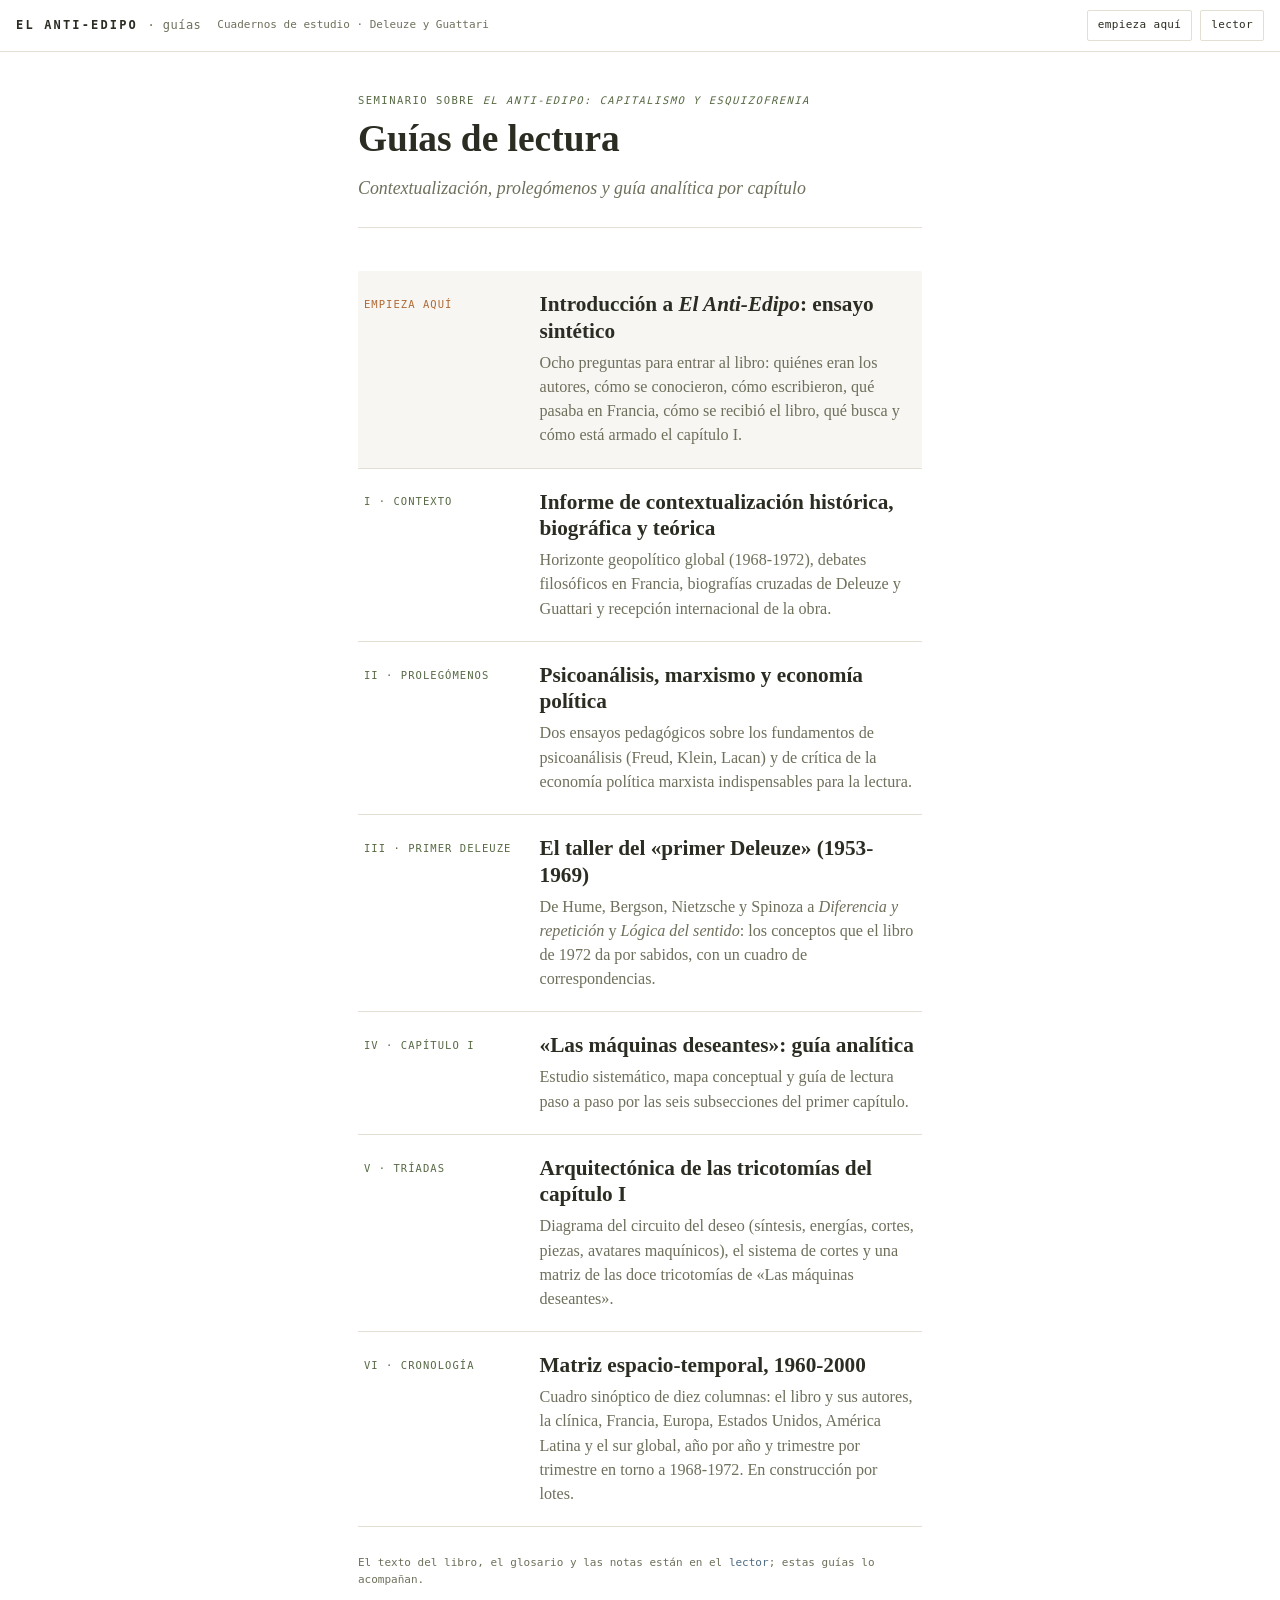
<file: index.html>
<!DOCTYPE html>
<html lang="es">
<head>
<meta charset="utf-8">
<meta name="viewport" content="width=device-width, initial-scale=1">
<title>El Anti-Edipo · guías de lectura</title>
<link rel="stylesheet" href="estilo.css">
</head>
<body>
  <header class="barra">
    <h1 id="marca"><a href="index.html">EL ANTI-EDIPO</a> <span>· guías</span></h1>
    <div id="estado">Cuadernos de estudio · Deleuze y Guattari</div>
    <div class="acciones">
      <a class="btn" href="guias/ensayo_introductorio.html">empieza aquí</a>
      <a class="btn" href="https://carloszevallostrigoso.github.io/ae/" target="ae-lector" title="Abrir el lector del Anti-Edipo">lector</a>
    </div>
  </header>
  <main>
    <div id="indice">
      <div class="kicker">Seminario sobre <em>El Anti-Edipo: Capitalismo y esquizofrenia</em></div>
      <h1>Guías de lectura</h1>
      <p class="subtitulo">Contextualización, prolegómenos y guía analítica por capítulo</p>

      <ol>
        <li class="destacada">
          <a href="guias/ensayo_introductorio.html">
            <span class="num">Empieza aquí</span>
            <span>
              <span class="titulo">Introducción a <em>El Anti-Edipo</em>: ensayo sintético</span>
              <span class="desc">Ocho preguntas para entrar al libro: quiénes eran los autores, cómo se conocieron, cómo escribieron, qué pasaba en Francia, cómo se recibió el libro, qué busca y cómo está armado el capítulo I.</span>
            </span>
          </a>
        </li>
        <li>
          <a href="guias/lector_informe_anti_edipo.html">
            <span class="num">I · Contexto</span>
            <span>
              <span class="titulo">Informe de contextualización histórica, biográfica y teórica</span>
              <span class="desc">Horizonte geopolítico global (1968-1972), debates filosóficos en Francia, biografías cruzadas de Deleuze y Guattari y recepción internacional de la obra.</span>
            </span>
          </a>
        </li>
        <li>
          <a href="guias/prolegomenos_anti_edipo_lector.html">
            <span class="num">II · Prolegómenos</span>
            <span>
              <span class="titulo">Psicoanálisis, marxismo y economía política</span>
              <span class="desc">Dos ensayos pedagógicos sobre los fundamentos de psicoanálisis (Freud, Klein, Lacan) y de crítica de la economía política marxista indispensables para la lectura.</span>
            </span>
          </a>
        </li>
        <li>
          <a href="guias/lector_primer_deleuze.html">
            <span class="num">III · Primer Deleuze</span>
            <span>
              <span class="titulo">El taller del «primer Deleuze» (1953-1969)</span>
              <span class="desc">De Hume, Bergson, Nietzsche y Spinoza a <em>Diferencia y repetición</em> y <em>Lógica del sentido</em>: los conceptos que el libro de 1972 da por sabidos, con un cuadro de correspondencias.</span>
            </span>
          </a>
        </li>
        <li>
          <a href="guias/lector_anti_edipo_capitulo_1.html">
            <span class="num">IV · Capítulo I</span>
            <span>
              <span class="titulo">«Las máquinas deseantes»: guía analítica</span>
              <span class="desc">Estudio sistemático, mapa conceptual y guía de lectura paso a paso por las seis subsecciones del primer capítulo.</span>
            </span>
          </a>
        </li>
        <li>
          <a href="guias/lector_triadas_capitulo_1.html">
            <span class="num">V · Tríadas</span>
            <span>
              <span class="titulo">Arquitectónica de las tricotomías del capítulo I</span>
              <span class="desc">Diagrama del circuito del deseo (síntesis, energías, cortes, piezas, avatares maquínicos), el sistema de cortes y una matriz de las doce tricotomías de «Las máquinas deseantes».</span>
            </span>
          </a>
        </li>
        <li>
          <a href="guias/cronologia.html">
            <span class="num">VI · Cronología</span>
            <span>
              <span class="titulo">Matriz espacio-temporal, 1960-2000</span>
              <span class="desc">Cuadro sinóptico de diez columnas: el libro y sus autores, la clínica, Francia, Europa, Estados Unidos, América Latina y el sur global, año por año y trimestre por trimestre en torno a 1968-1972. En construcción por lotes.</span>
            </span>
          </a>
        </li>
      </ol>

      <p class="nota">El texto del libro, el glosario y las notas están en el <a href="https://carloszevallostrigoso.github.io/ae/" target="ae-lector">lector</a>; estas guías lo acompañan.</p>
    </div>
  </main>
</body>
</html>
</file>
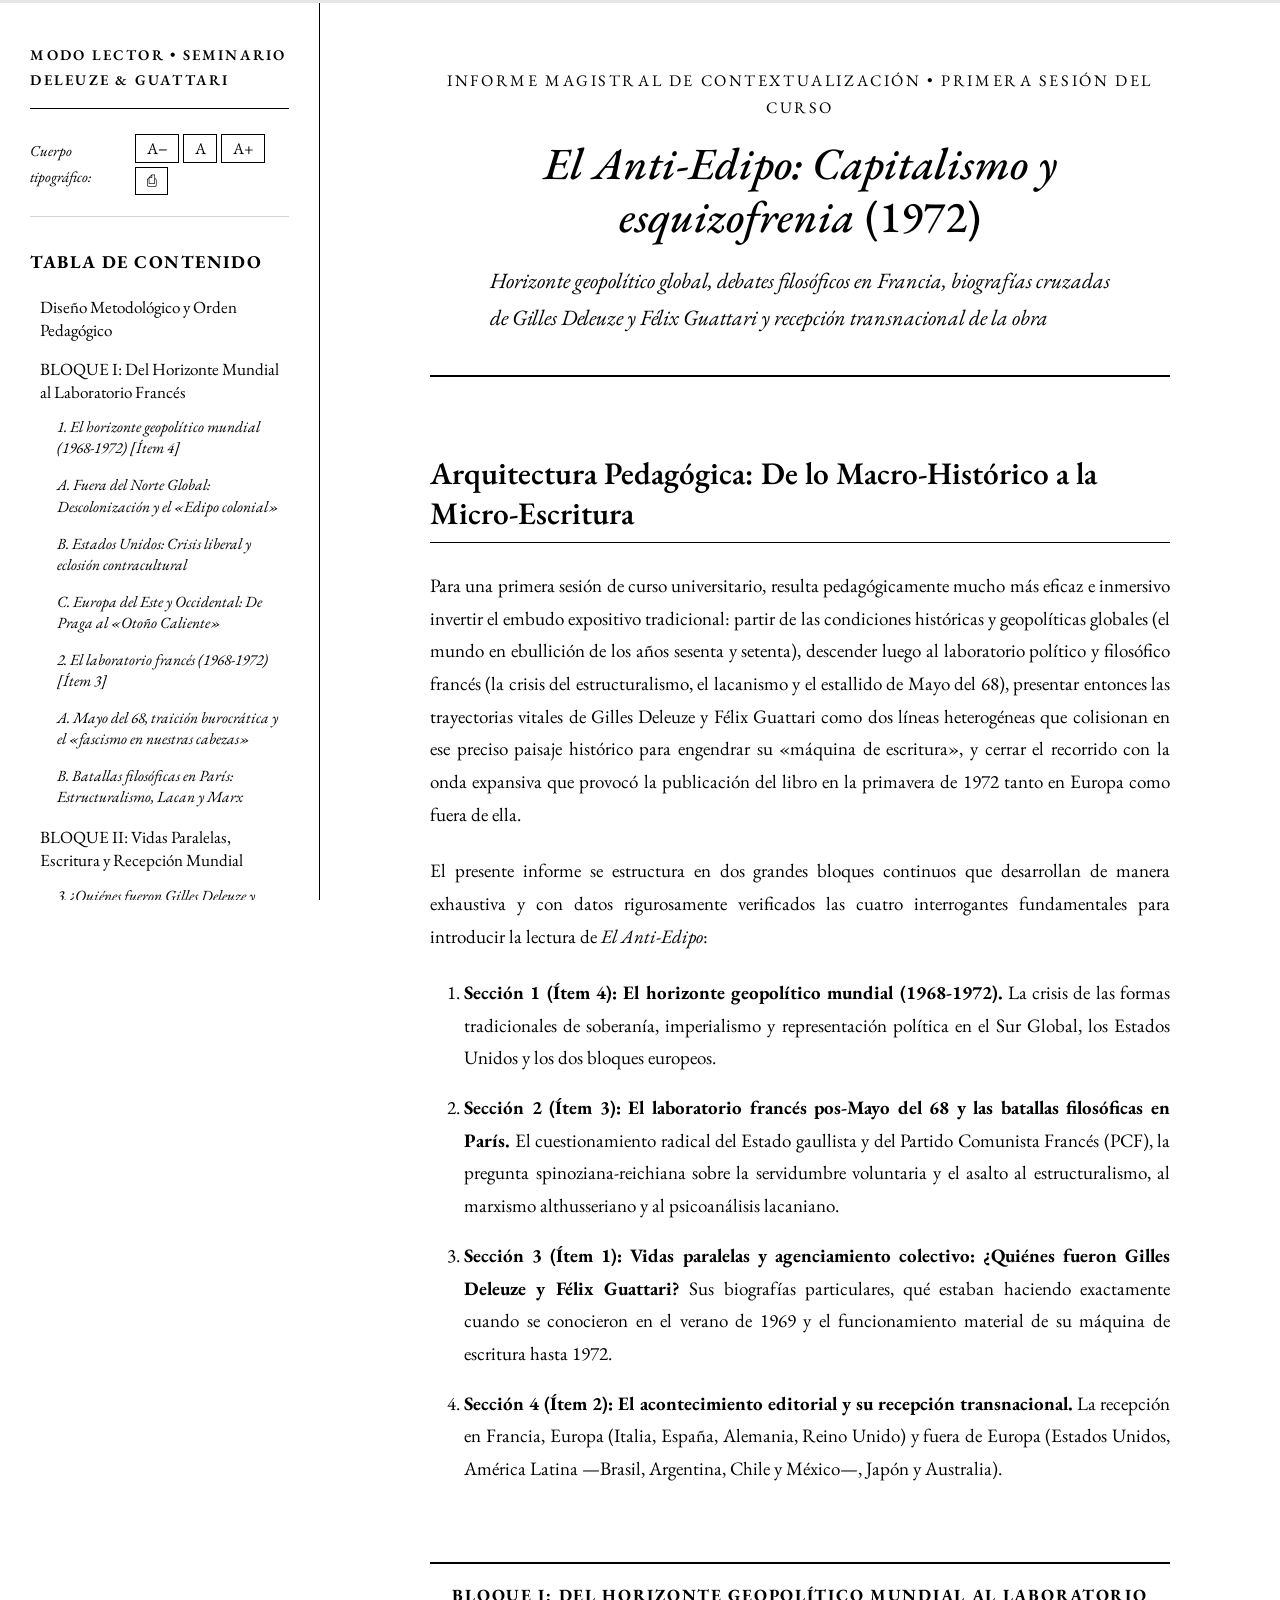
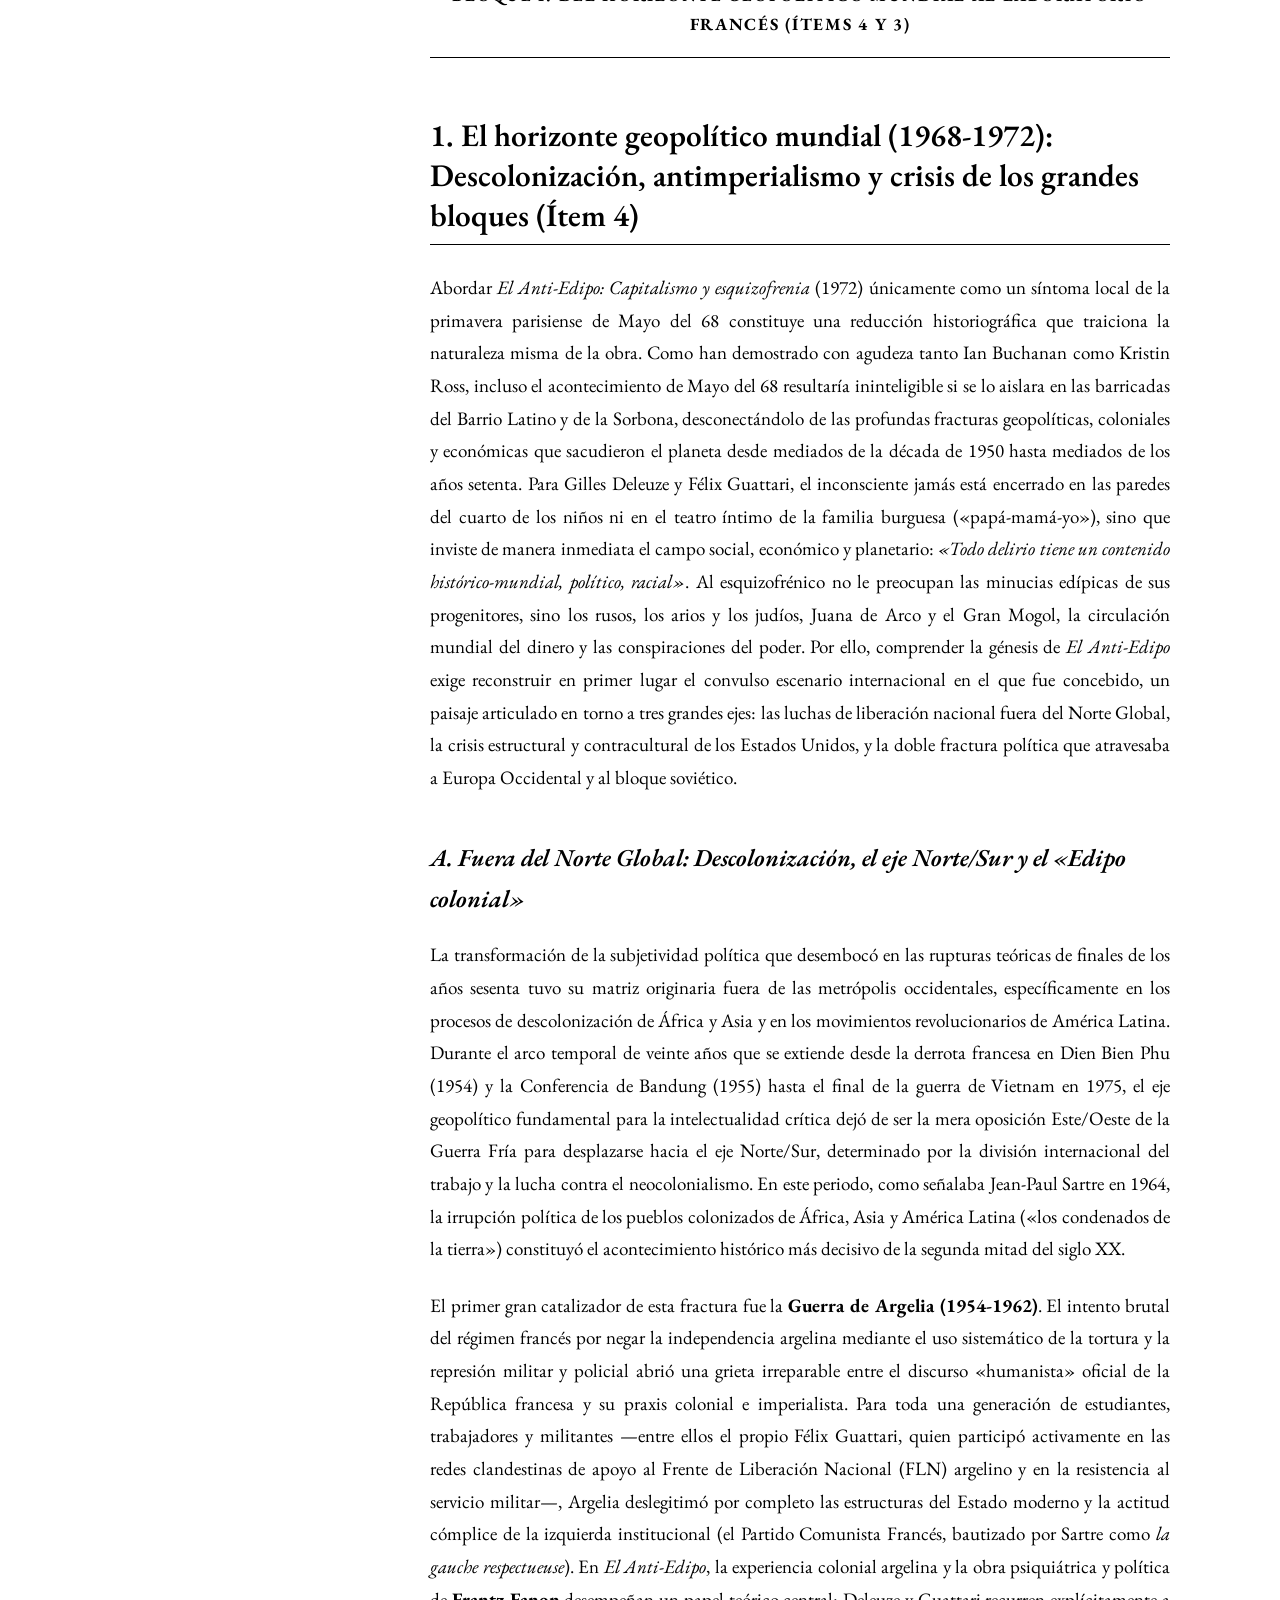
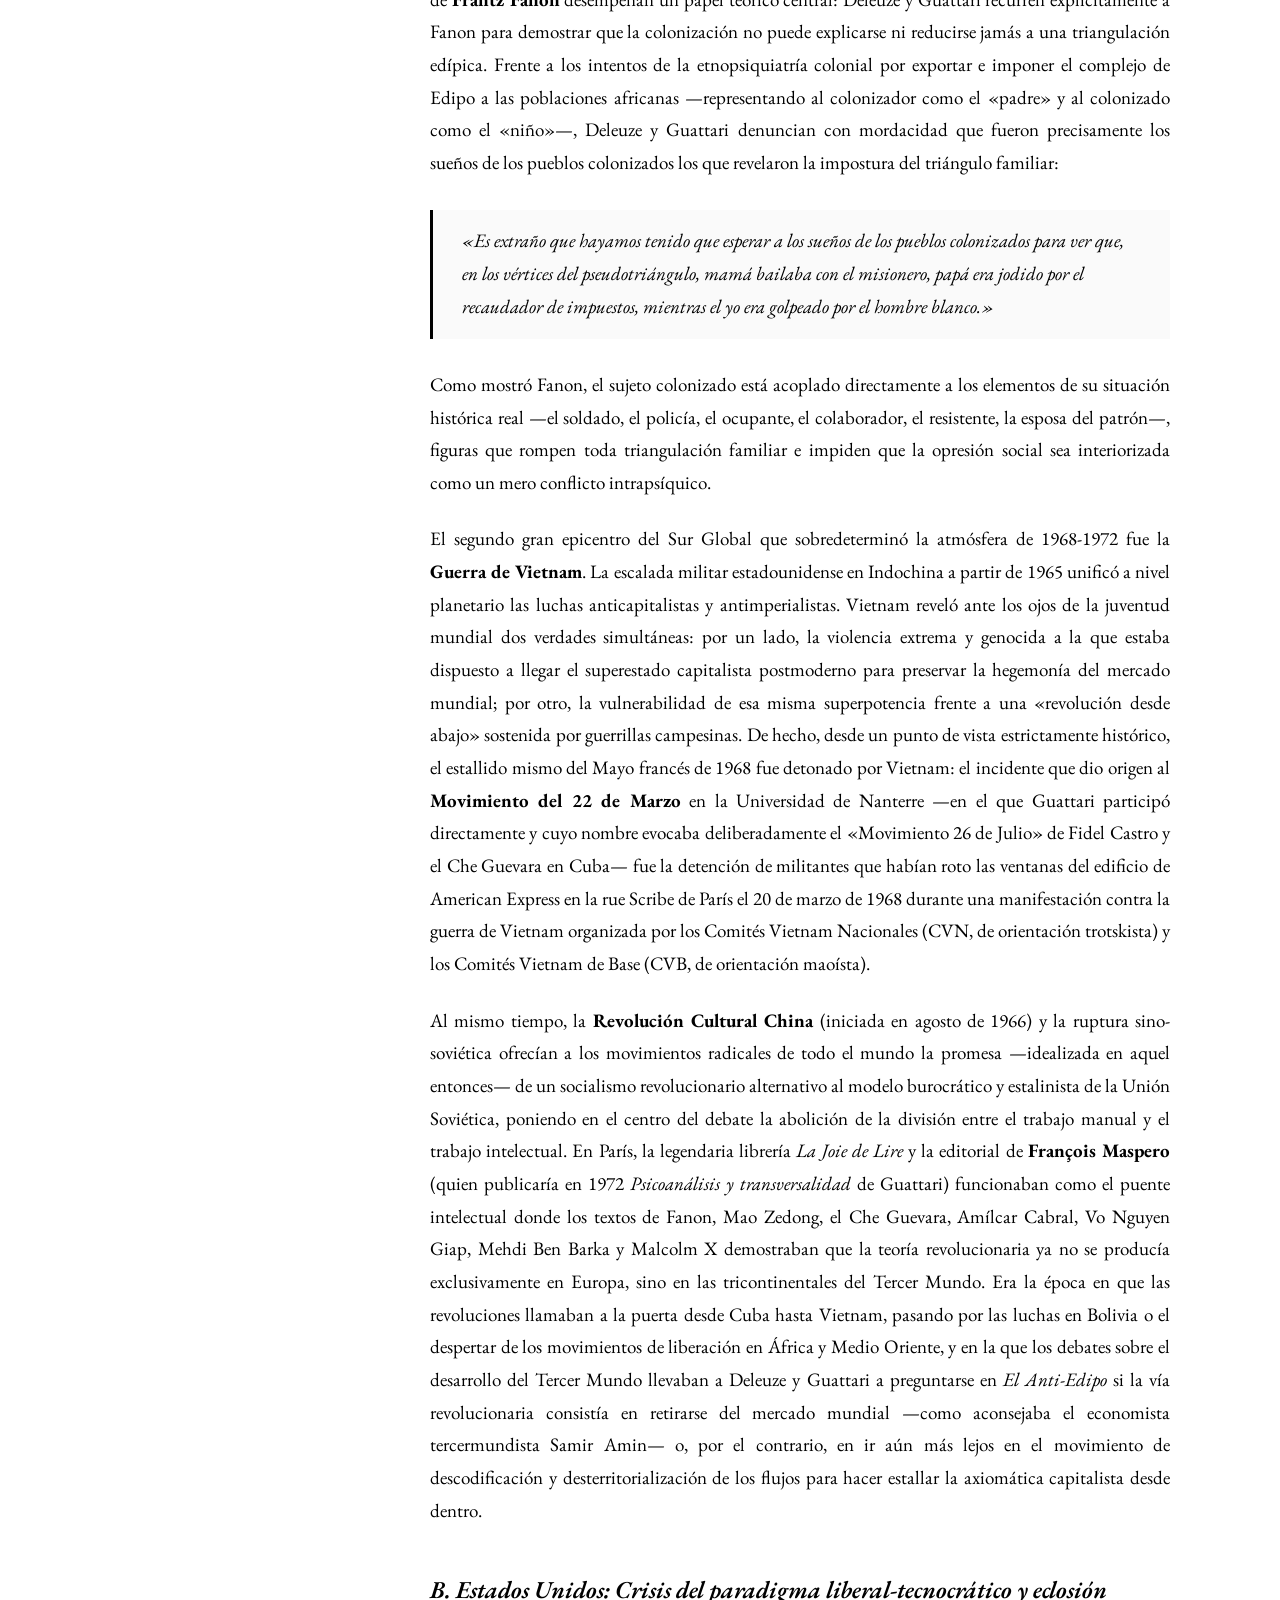
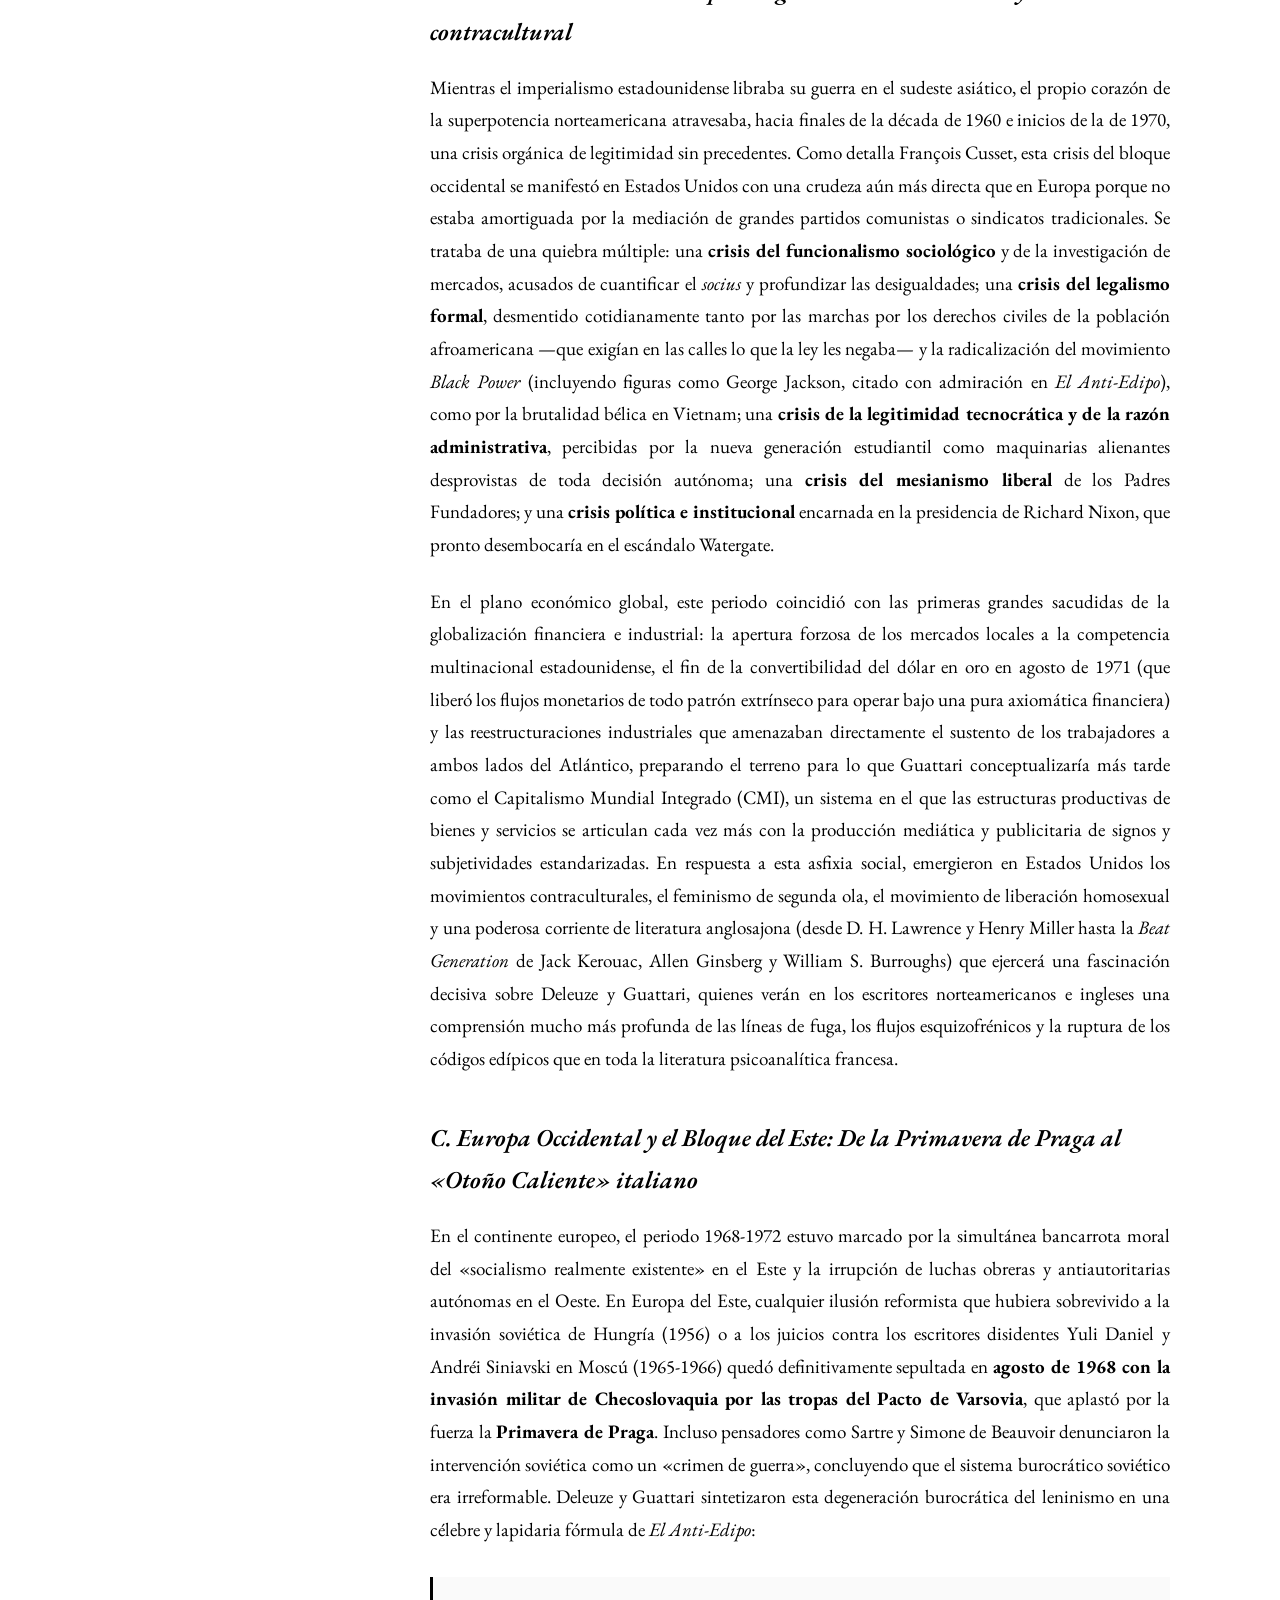
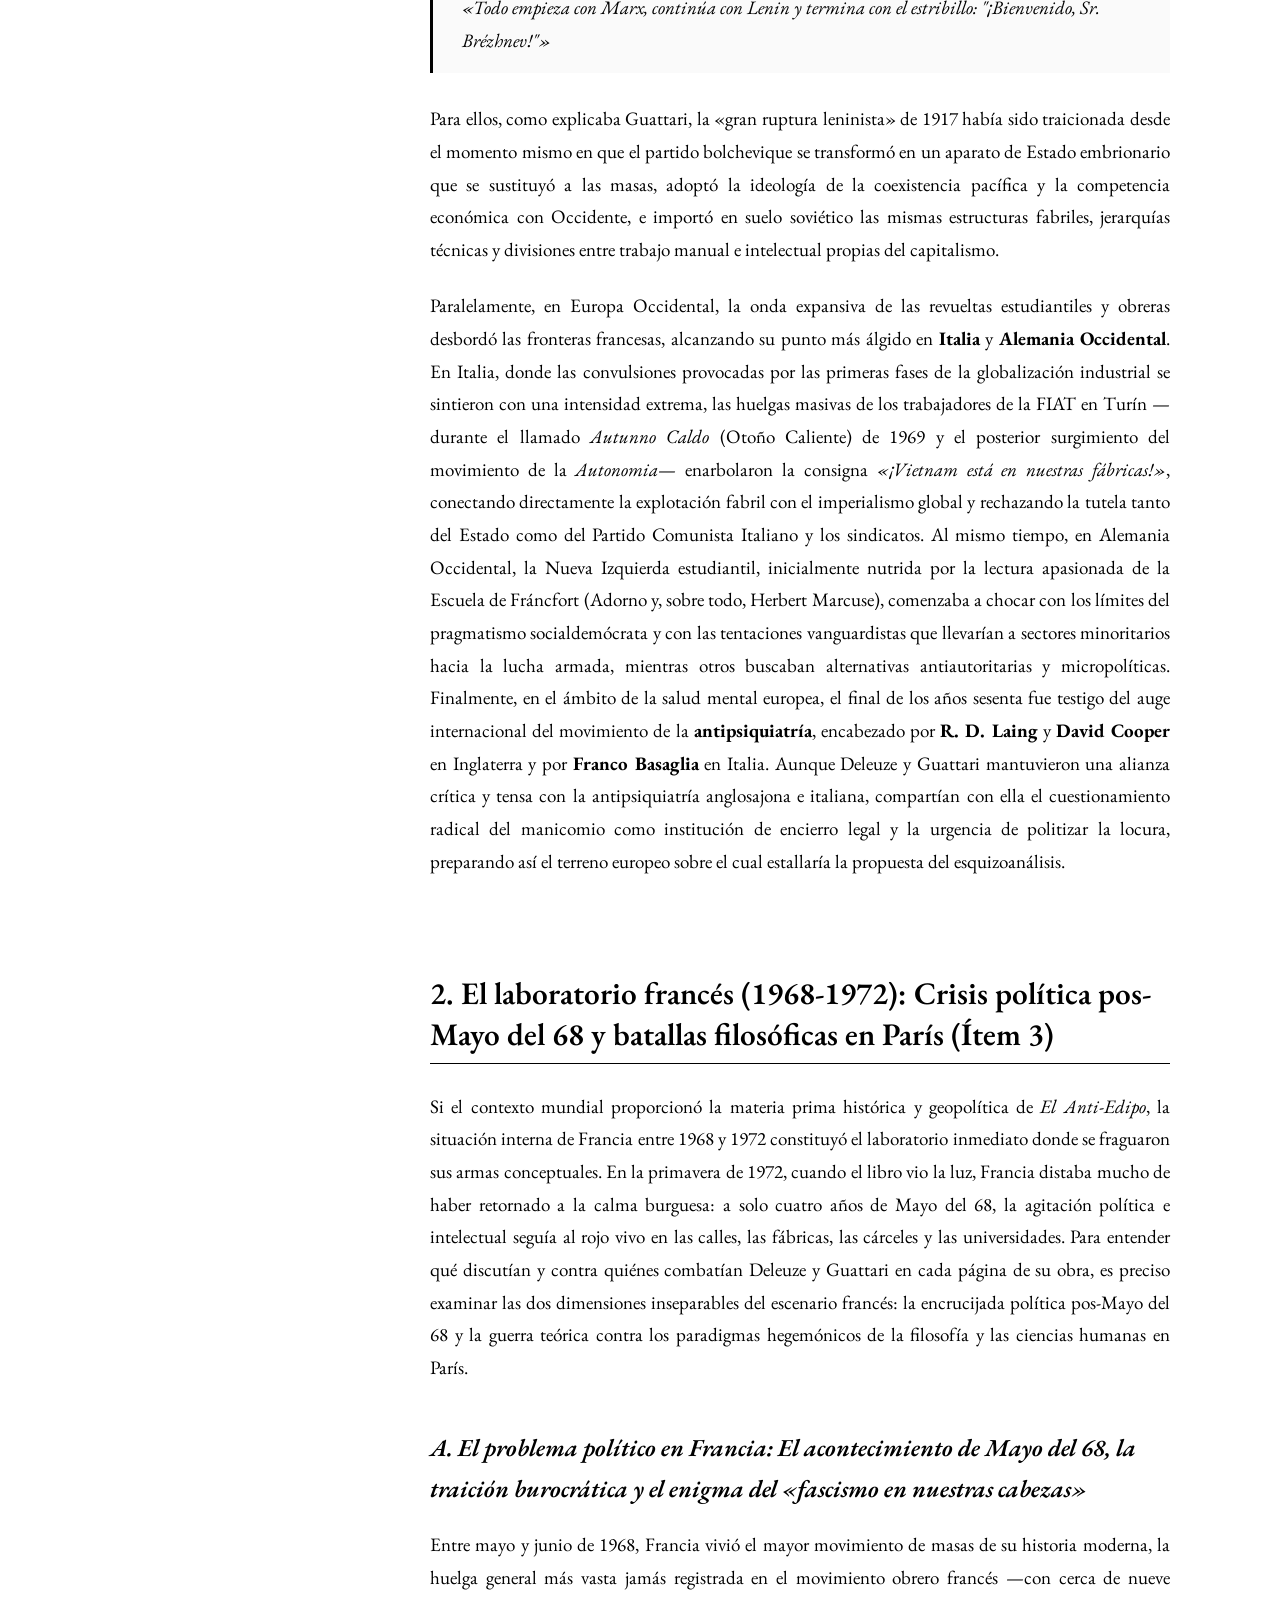
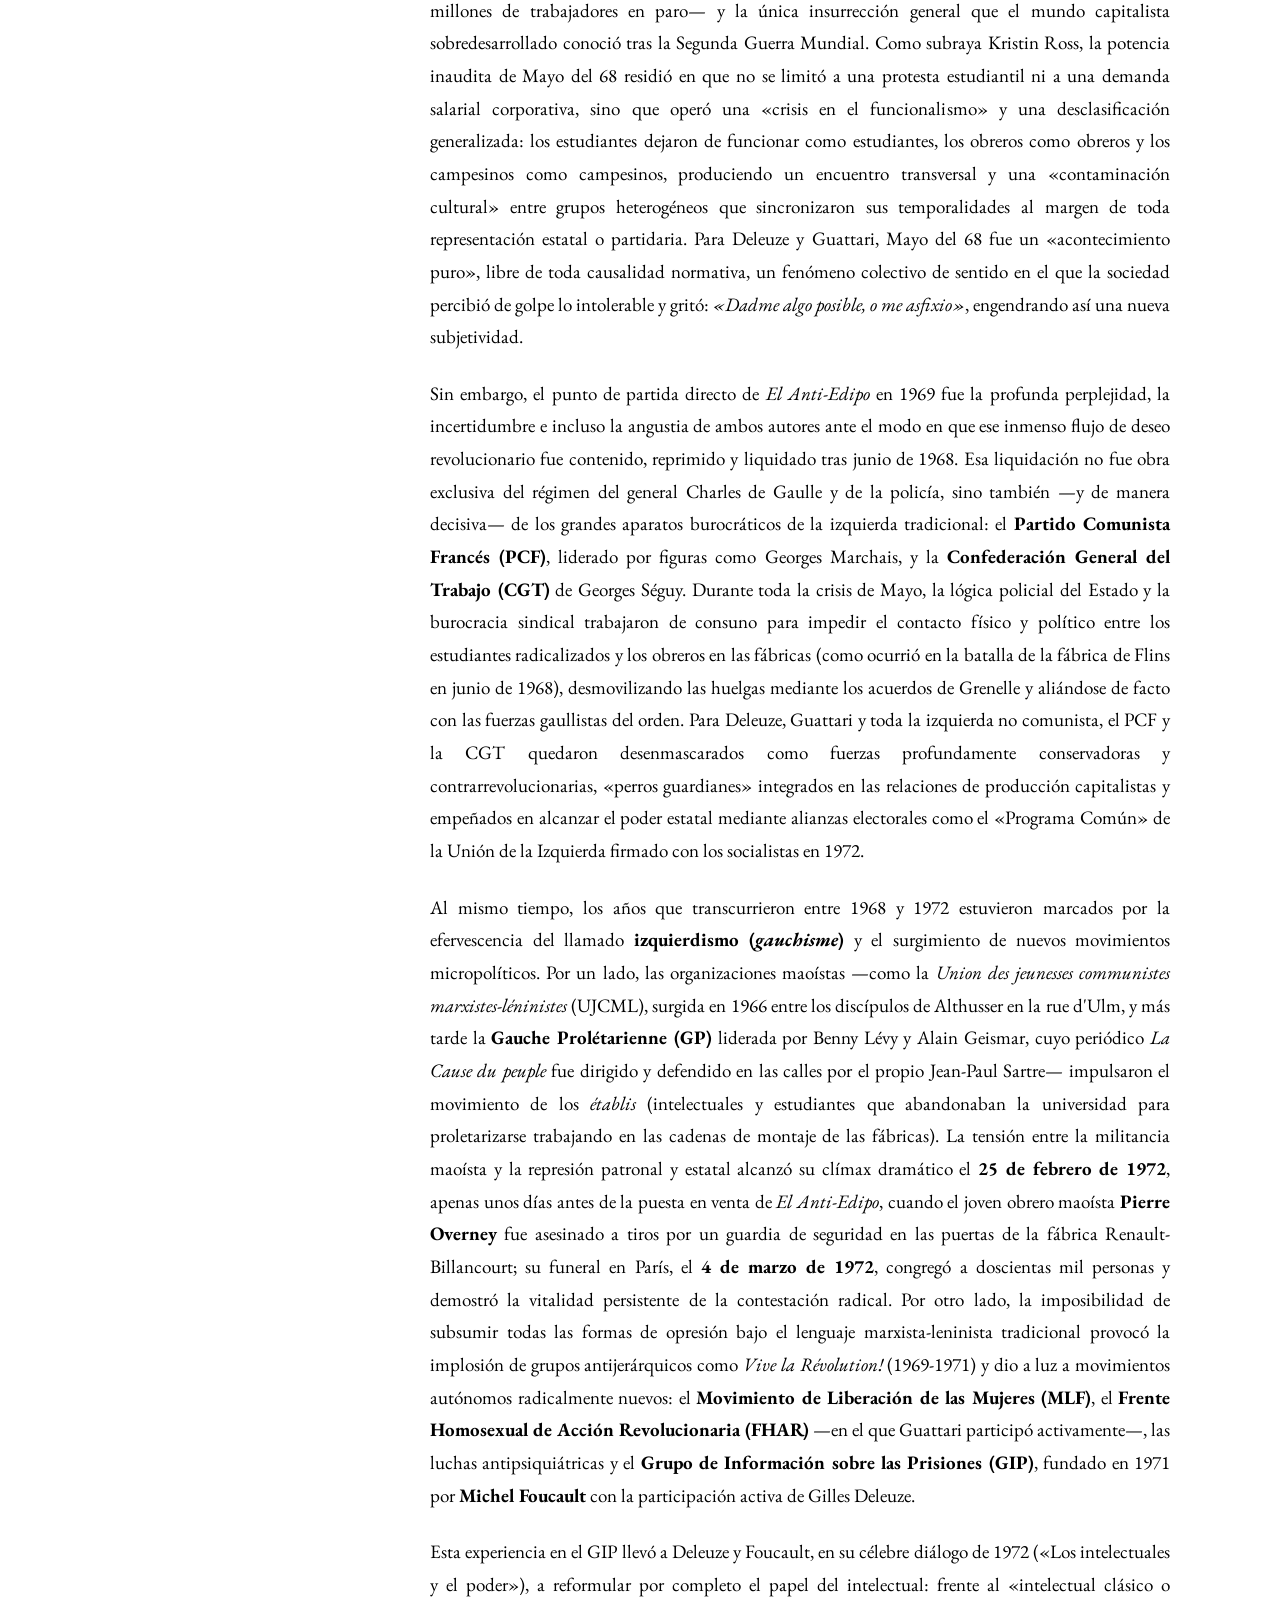
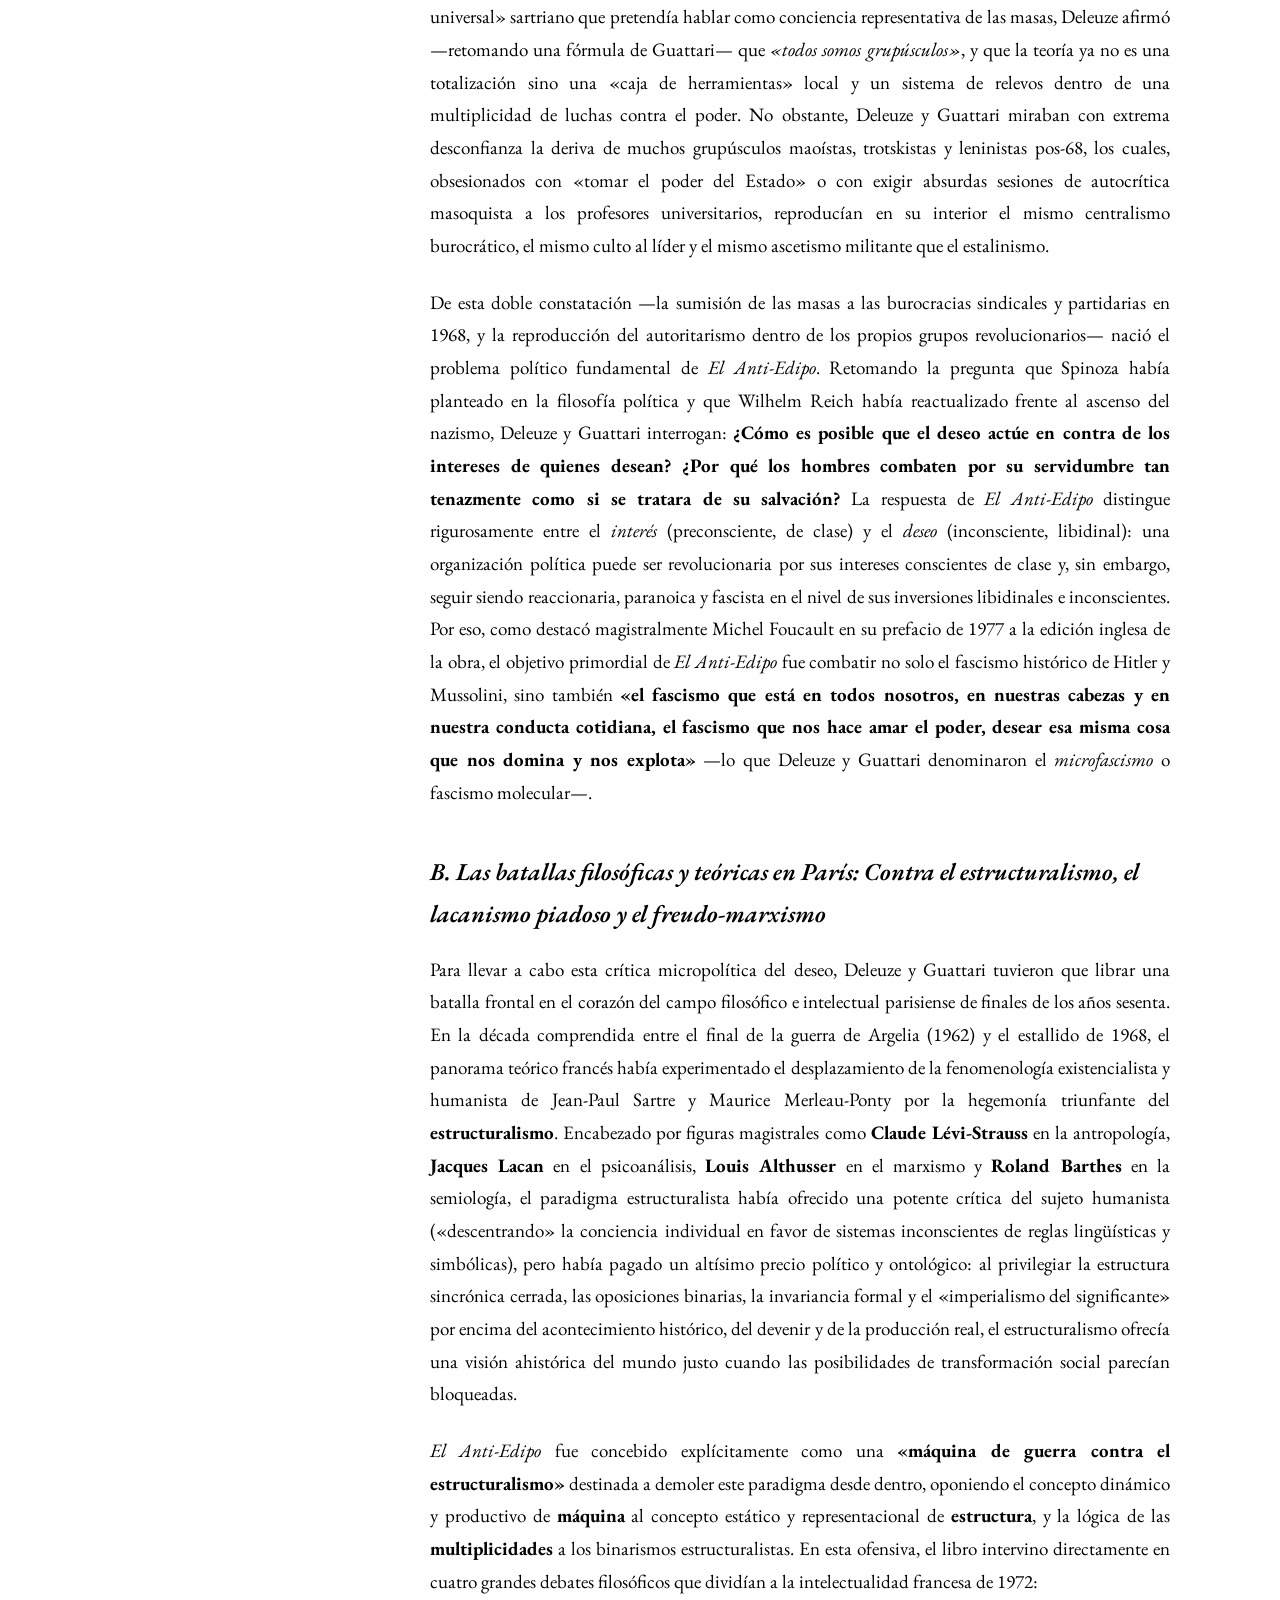
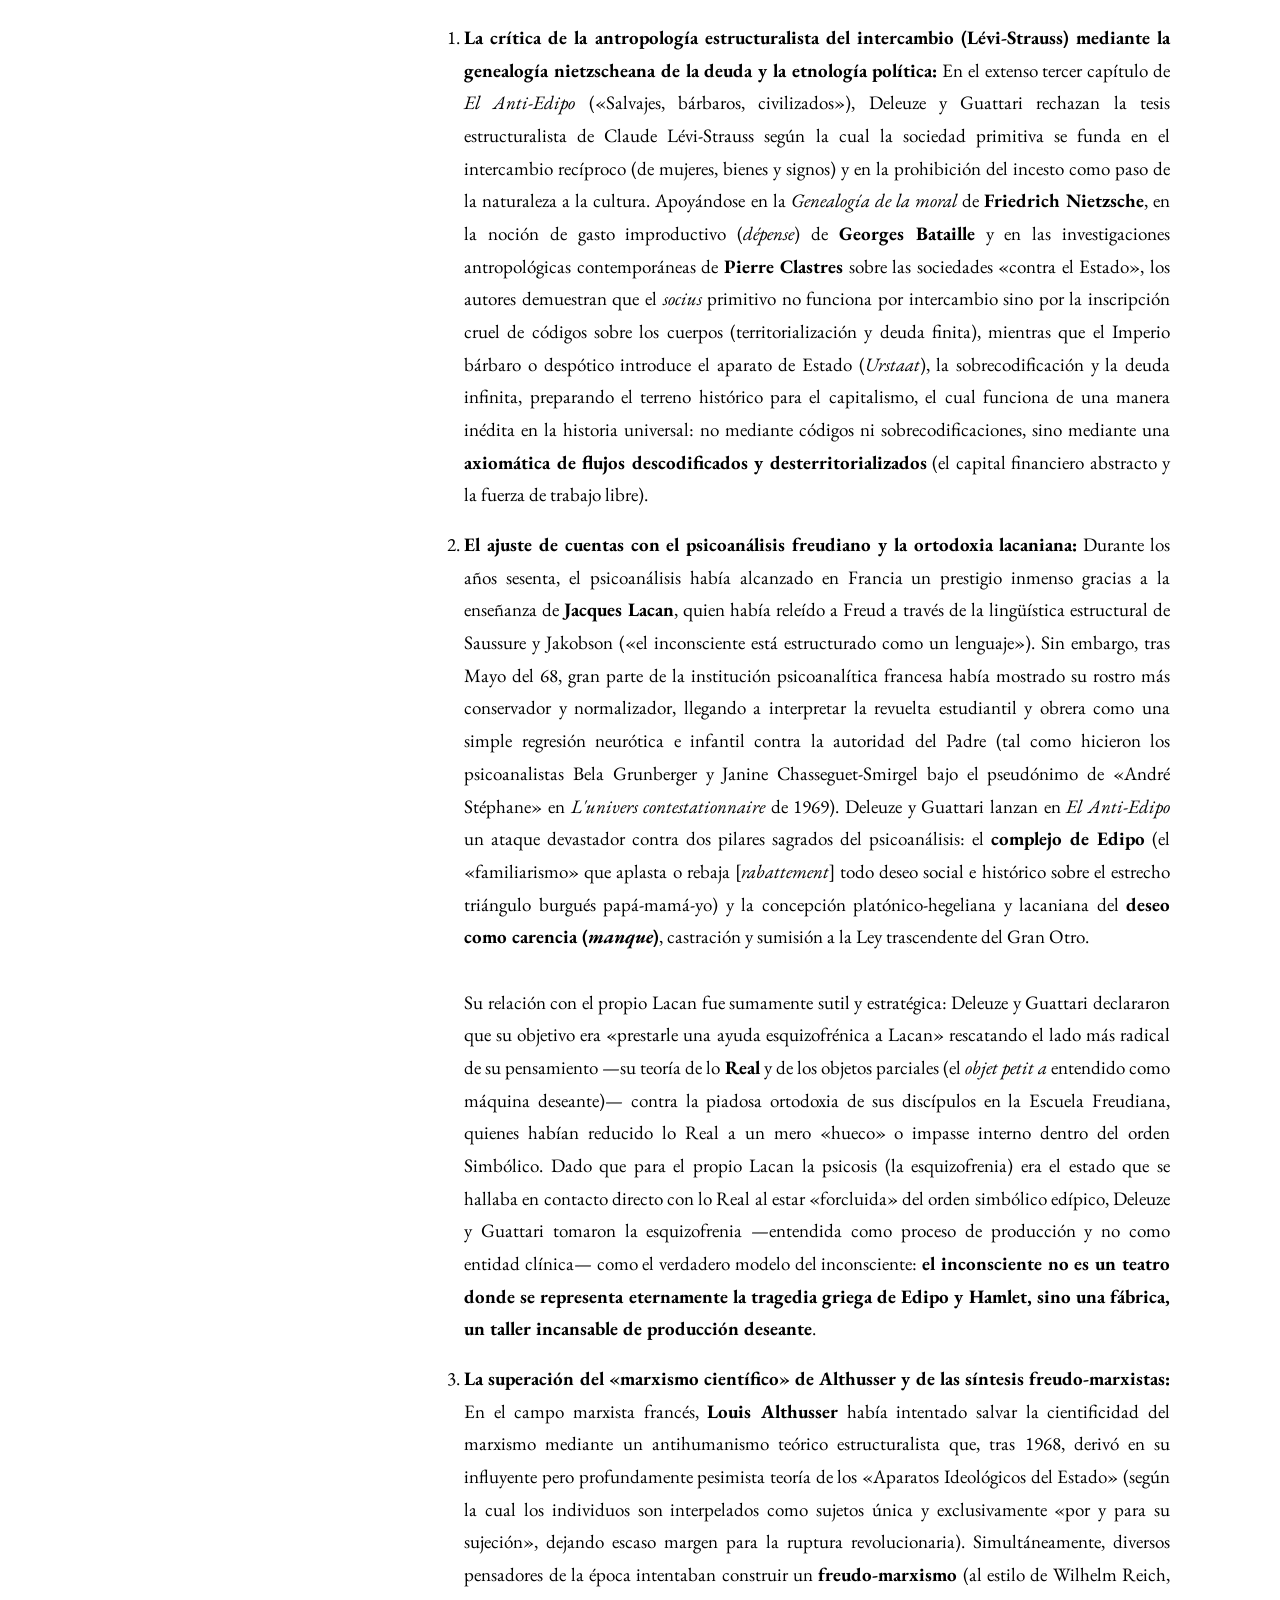
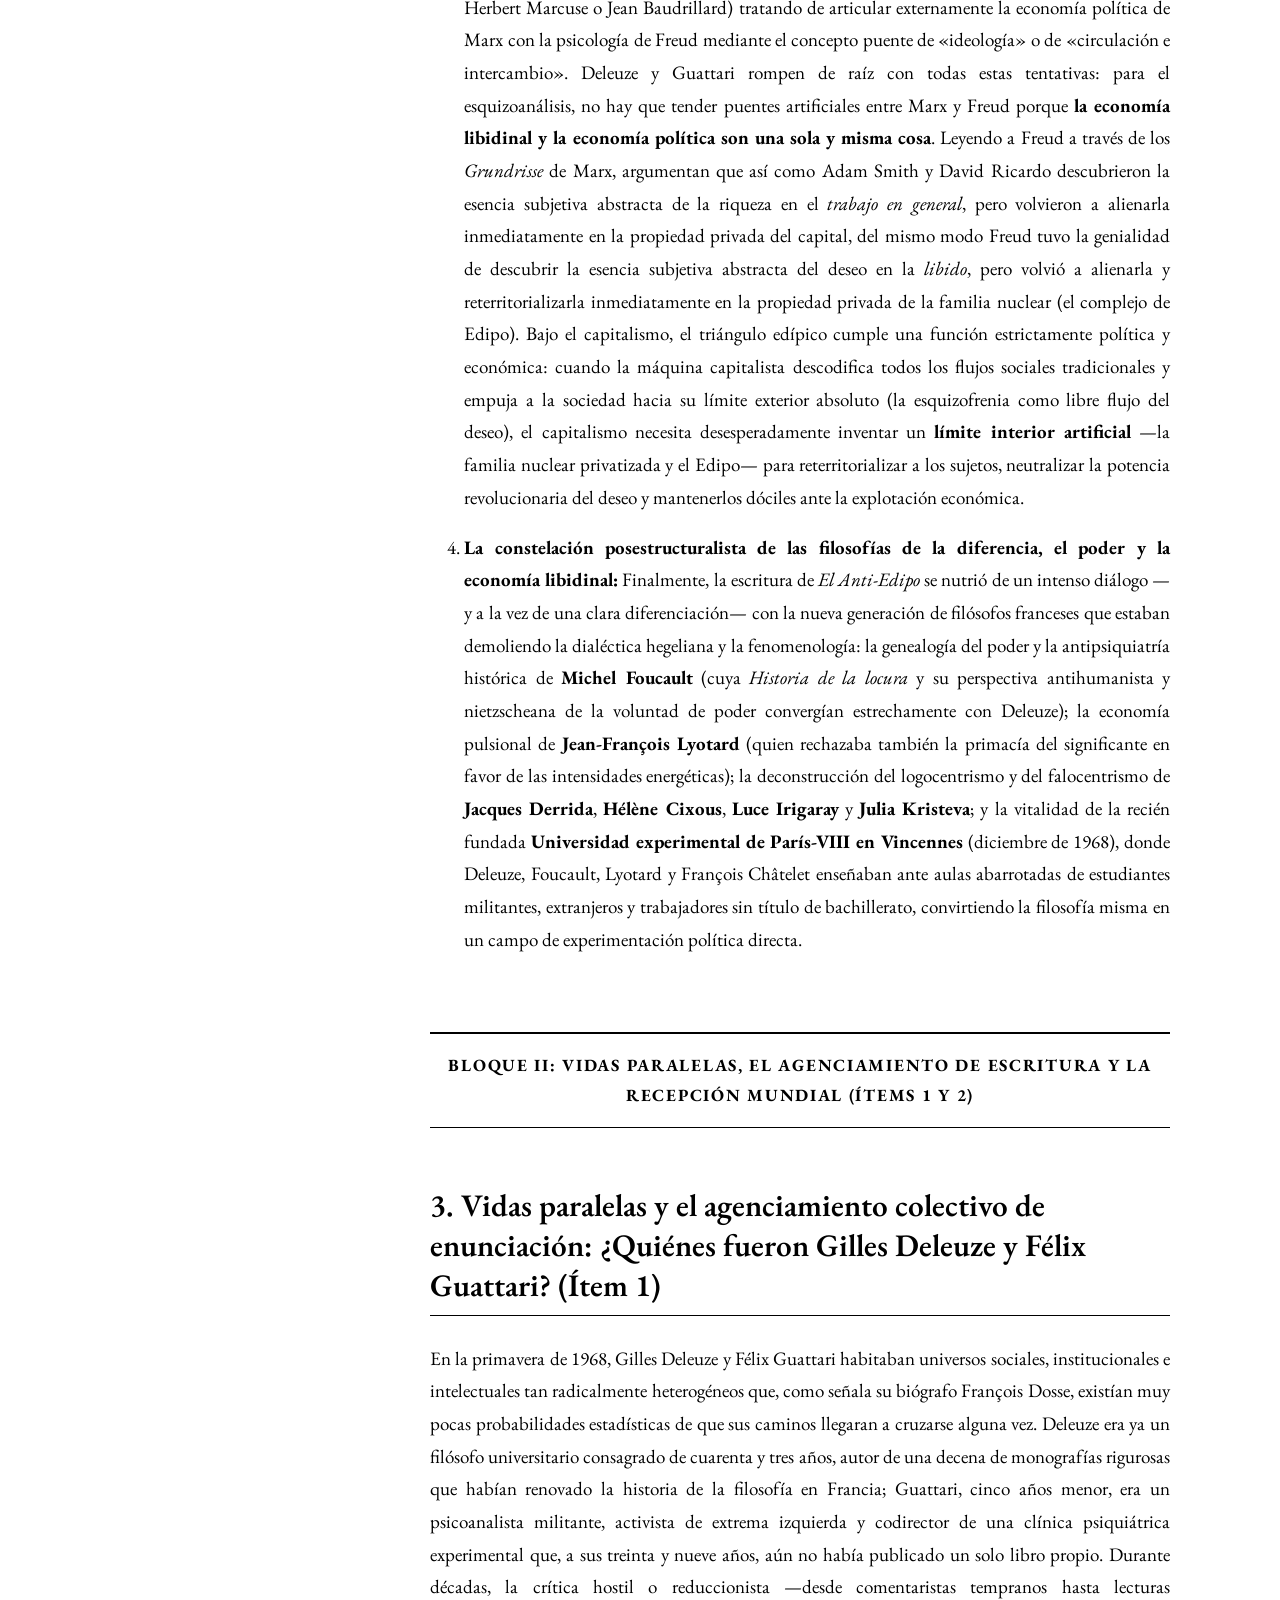
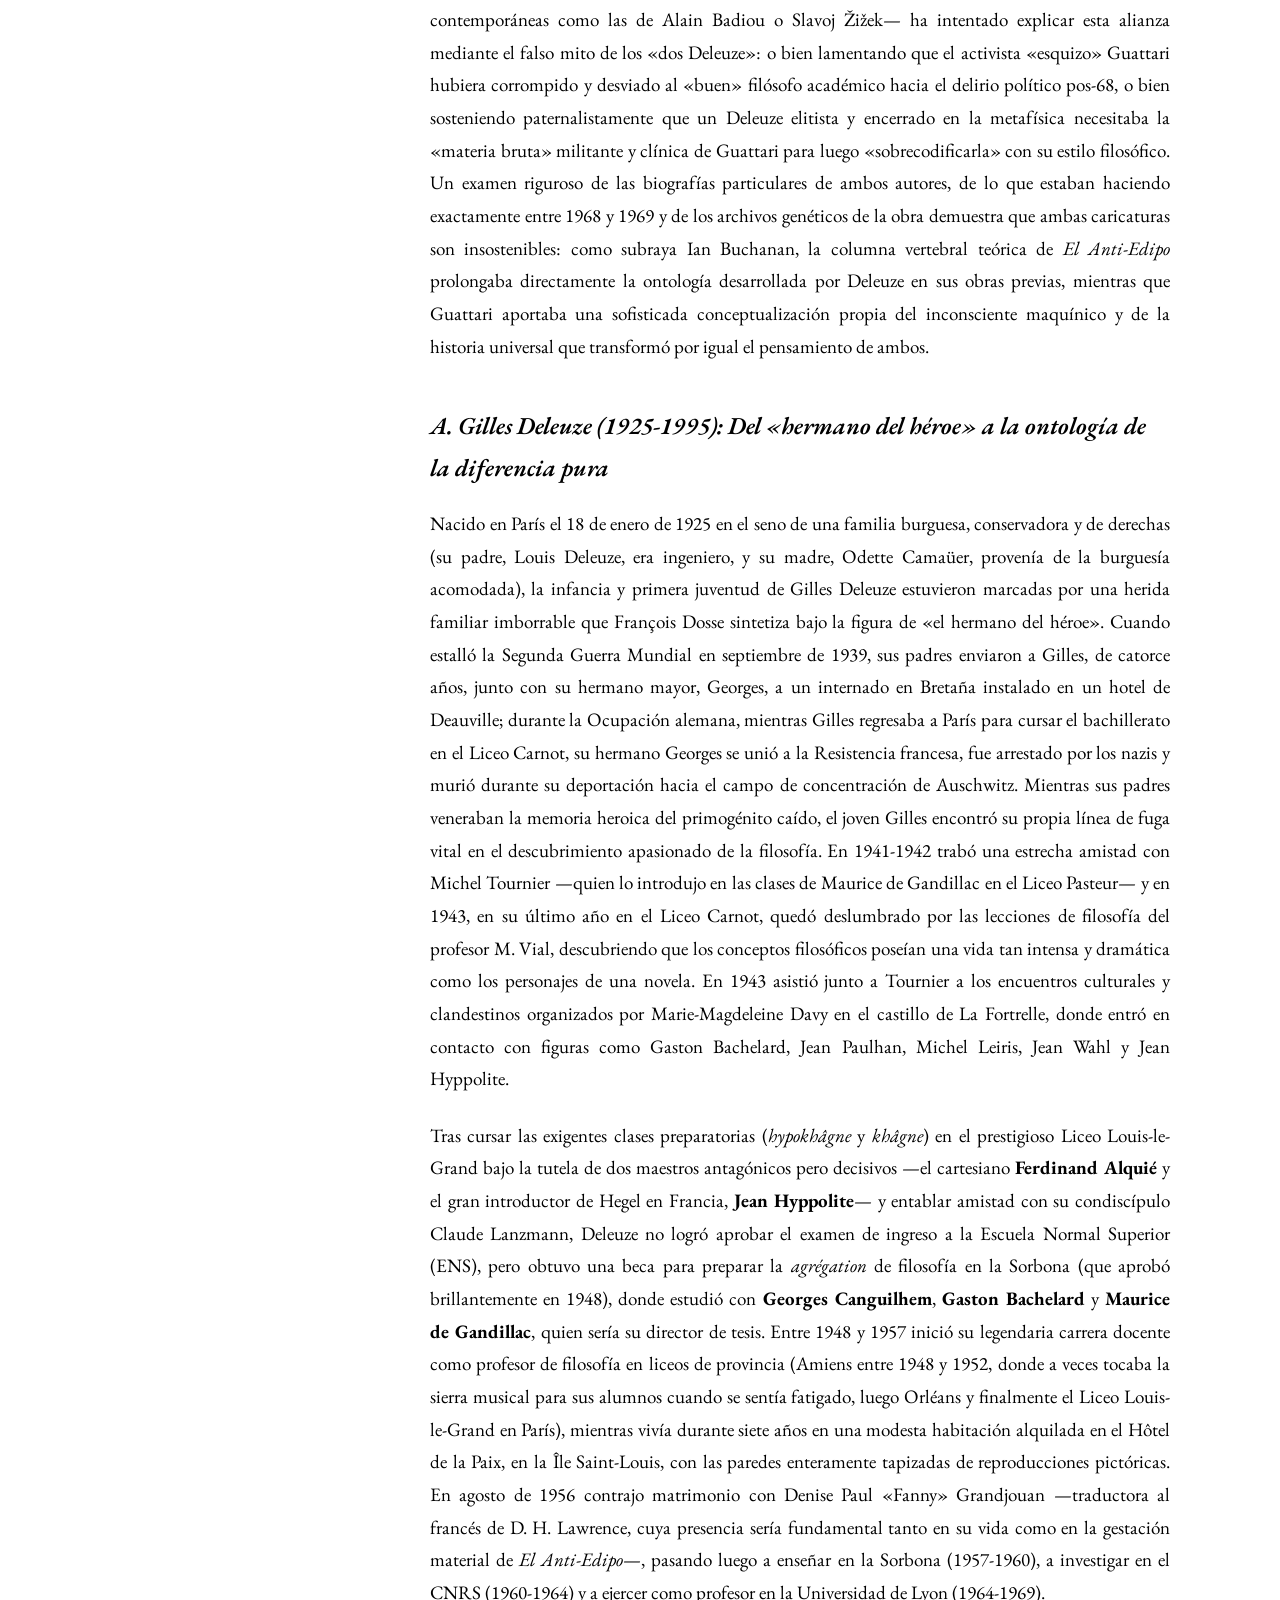
<file: lector_informe_anti_edipo.html>
<!DOCTYPE html>
<html lang="es">
<head>
    <meta charset="UTF-8">
    <meta name="viewport" content="width=device-width, initial-scale=1.0">
    <title>El Anti-Edipo: Informe de Contextualización Histórica, Biográfica y Teórica</title>
    <link rel="preconnect" href="https://fonts.googleapis.com">
    <link rel="preconnect" href="https://fonts.gstatic.com" crossorigin>
    <link href="https://fonts.googleapis.com/css2?family=EB+Garamond:ital,wght@0,400..800;1,400..800&display=swap" rel="stylesheet">
    <style>
        :root {
            --bg-color: #ffffff;
            --text-color: #000000;
            --border-color: #000000;
            --muted-border: #d4d4d4;
            --hover-bg: #f5f5f5;
            --font-size-base: 19px;
            --line-height-base: 1.72;
        }

        * {
            box-sizing: border-box;
            margin: 0;
            padding: 0;
        }

        html {
            scroll-behavior: smooth;
            font-size: var(--font-size-base);
        }

        body {
            background-color: var(--bg-color);
            color: var(--text-color);
            font-family: 'EB Garamond', Garamond, 'Times New Roman', serif;
            line-height: var(--line-height-base);
            display: flex;
            min-height: 100vh;
            -webkit-font-smoothing: antialiased;
        }

        /* Barra de progreso superior de lectura */
        #progress-container {
            position: fixed;
            top: 0;
            left: 0;
            width: 100%;
            height: 3px;
            background: #e5e5e5;
            z-index: 1000;
        }

        #progress-bar {
            height: 100%;
            background: #000000;
            width: 0%;
            transition: width 0.1s ease-out;
        }

        /* Panel lateral: Tabla de Contenidos (Lector) */
        aside.sidebar {
            width: 320px;
            border-right: 1px solid var(--border-color);
            position: fixed;
            top: 0;
            left: 0;
            height: 100vh;
            overflow-y: auto;
            padding: 2.2rem 1.6rem;
            background-color: var(--bg-color);
            z-index: 100;
        }

        .reader-brand {
            font-size: 0.78rem;
            text-transform: uppercase;
            letter-spacing: 0.15em;
            border-bottom: 1px solid var(--border-color);
            padding-bottom: 0.8rem;
            margin-bottom: 1.2rem;
            font-weight: 600;
        }

        .reader-controls {
            display: flex;
            gap: 0.4rem;
            margin-bottom: 1.5rem;
            padding-bottom: 1rem;
            border-bottom: 1px solid var(--muted-border);
            align-items: center;
            justify-content: space-between;
        }

        .reader-controls span {
            font-size: 0.8rem;
            font-style: italic;
        }

        .btn-control {
            background: #ffffff;
            color: #000000;
            border: 1px solid #000000;
            font-family: 'EB Garamond', serif;
            font-size: 0.85rem;
            padding: 0.15rem 0.55rem;
            cursor: pointer;
            transition: background 0.15s;
        }

        .btn-control:hover {
            background: #000000;
            color: #ffffff;
        }

        nav.toc h2 {
            font-size: 0.95rem;
            text-transform: uppercase;
            letter-spacing: 0.08em;
            margin-bottom: 0.8rem;
            font-weight: 700;
        }

        nav.toc ul {
            list-style: none;
        }

        nav.toc li {
            margin-bottom: 0.45rem;
            line-height: 1.35;
        }

        nav.toc a {
            color: var(--text-color);
            text-decoration: none;
            font-size: 0.9rem;
            display: block;
            padding: 0.2rem 0.4rem;
            border-left: 2px solid transparent;
            transition: all 0.15s ease;
        }

        nav.toc a:hover,
        nav.toc a.active {
            border-left: 2px solid var(--border-color);
            background-color: var(--hover-bg);
            font-weight: 600;
        }

        nav.toc .toc-sub {
            padding-left: 0.9rem;
            margin-top: 0.25rem;
            margin-bottom: 0.6rem;
        }

        nav.toc .toc-sub a {
            font-size: 0.82rem;
            font-style: italic;
        }

        /* Contenedor principal de lectura */
        main.reader-content {
            margin-left: 320px;
            flex: 1;
            display: flex;
            justify-content: center;
            padding: 3.5rem 2.5rem 6rem 2.5rem;
        }

        article.book-page {
            max-width: 740px;
            width: 100%;
        }

        /* Cabecera del informe */
        header.doc-header {
            border-bottom: 2px solid var(--border-color);
            padding-bottom: 2rem;
            margin-bottom: 3rem;
            text-align: center;
        }

        header.doc-header .doc-kicker {
            font-size: 0.85rem;
            text-transform: uppercase;
            letter-spacing: 0.16em;
            margin-bottom: 0.8rem;
        }

        header.doc-header h1 {
            font-size: 2.35rem;
            font-weight: 500;
            line-height: 1.18;
            margin-bottom: 1rem;
        }

        header.doc-header .doc-subtitle {
            font-size: 1.15rem;
            font-style: italic;
            max-width: 620px;
            margin: 0 auto;
        }

        /* Secciones y Tipografía */
        section.chapter {
            margin-bottom: 4rem;
            padding-top: 1rem;
        }

        .block-banner {
            border-top: 2px solid var(--border-color);
            border-bottom: 1px solid var(--border-color);
            padding: 0.9rem 0;
            margin: 3.5rem 0 2rem 0;
            text-transform: uppercase;
            letter-spacing: 0.1em;
            font-size: 0.9rem;
            font-weight: 700;
            text-align: center;
        }

        h2.section-title {
            font-size: 1.65rem;
            font-weight: 600;
            line-height: 1.28;
            margin-bottom: 1.4rem;
            padding-bottom: 0.5rem;
            border-bottom: 1px solid var(--border-color);
        }

        h3.subsection-title {
            font-size: 1.28rem;
            font-weight: 600;
            font-style: italic;
            margin-top: 2.2rem;
            margin-bottom: 1rem;
        }

        p {
            margin-bottom: 1.25rem;
            text-align: justify;
            hyphens: auto;
        }

        ul.academic-list, ol.academic-list {
            margin: 1.2rem 0 1.5rem 1.8rem;
        }

        ul.academic-list li, ol.academic-list li {
            margin-bottom: 0.9rem;
            text-align: justify;
        }

        blockquote {
            margin: 1.6rem 0;
            padding: 0.8rem 1.5rem;
            border-left: 3px solid var(--border-color);
            font-style: italic;
            background-color: #fafafa;
        }

        /* Tabla sinóptica */
        .table-wrapper {
            overflow-x: auto;
            margin: 2rem 0;
        }

        table.synoptic-table {
            width: 100%;
            border-collapse: collapse;
            font-size: 0.9rem;
            line-height: 1.5;
        }

        table.synoptic-table th,
        table.synoptic-table td {
            border: 1px solid var(--border-color);
            padding: 0.85rem 1rem;
            vertical-align: top;
            text-align: left;
        }

        table.synoptic-table th {
            font-weight: 700;
            text-transform: uppercase;
            letter-spacing: 0.05em;
            font-size: 0.8rem;
            background-color: #f4f4f4;
        }

        hr.divider {
            border: none;
            border-top: 1px solid var(--border-color);
            margin: 3rem 0;
        }

        footer.doc-footer {
            margin-top: 4rem;
            padding-top: 1.5rem;
            border-top: 1px solid var(--border-color);
            font-size: 0.85rem;
            text-align: center;
            font-style: italic;
        }

        /* Responsivo e Impresión */
        @media (max-width: 960px) {
            body {
                flex-direction: column;
            }
            aside.sidebar {
                position: relative;
                width: 100%;
                height: auto;
                border-right: none;
                border-bottom: 1px solid var(--border-color);
            }
            main.reader-content {
                margin-left: 0;
                padding: 2rem 1.25rem;
            }
        }

        @media print {
            aside.sidebar, #progress-container {
                display: none;
            }
            main.reader-content {
                margin-left: 0;
                padding: 0;
            }
            article.book-page {
                max-width: 100%;
            }
        }
    </style>
</head>
<body>

    <div id="progress-container">
        <div id="progress-bar"></div>
    </div>

    <aside class="sidebar">
        <div class="reader-brand">Modo Lector • Seminario Deleuze &amp; Guattari</div>
        <div class="reader-controls">
            <span> Cuerpo tipográfico:</span>
            <div>
                <button class="btn-control" onclick="adjustFontSize(-1)" title="Reducir texto">A−</button>
                <button class="btn-control" onclick="adjustFontSize(0)" title="Restaurar tamaño">A</button>
                <button class="btn-control" onclick="adjustFontSize(1)" title="Aumentar texto">A+</button>
                <button class="btn-control" onclick="window.print()" title="Imprimir o guardar PDF">⎙</button>
            </div>
        </div>
        <nav class="toc">
            <h2>Tabla de Contenido</h2>
            <ul>
                <li><a href="#introduccion">Diseño Metodológico y Orden Pedagógico</a></li>
                <li>
                    <a href="#bloque-1">BLOQUE I: Del Horizonte Mundial al Laboratorio Francés</a>
                    <ul class="toc-sub">
                        <li><a href="#sec-1">1. El horizonte geopolítico mundial (1968-1972) [Ítem 4]</a></li>
                        <li><a href="#sec-1a">A. Fuera del Norte Global: Descolonización y el «Edipo colonial»</a></li>
                        <li><a href="#sec-1b">B. Estados Unidos: Crisis liberal y eclosión contracultural</a></li>
                        <li><a href="#sec-1c">C. Europa del Este y Occidental: De Praga al «Otoño Caliente»</a></li>
                        <li><a href="#sec-2">2. El laboratorio francés (1968-1972) [Ítem 3]</a></li>
                        <li><a href="#sec-2a">A. Mayo del 68, traición burocrática y el «fascismo en nuestras cabezas»</a></li>
                        <li><a href="#sec-2b">B. Batallas filosóficas en París: Estructuralismo, Lacan y Marx</a></li>
                    </ul>
                </li>
                <li>
                    <a href="#bloque-2">BLOQUE II: Vidas Paralelas, Escritura y Recepción Mundial</a>
                    <ul class="toc-sub">
                        <li><a href="#sec-3">3. ¿Quiénes fueron Gilles Deleuze y Félix Guattari? [Ítem 1]</a></li>
                        <li><a href="#sec-3a">A. Gilles Deleuze (1925-1995): Ontología de la diferencia pura</a></li>
                        <li><a href="#sec-3b">B. Félix Guattari (1930-1992): La Borde, Lacan y la militancia</a></li>
                        <li><a href="#sec-3c">C. El encuentro de 1969 y la «máquina de escritura» (1969-1972)</a></li>
                        <li><a href="#sec-4">4. El impacto de la «bomba»: Recepción mundial [Ítem 2]</a></li>
                        <li><a href="#sec-4a">A. Recepción en Francia: Éxito, censura de Lacan y «años de invierno»</a></li>
                        <li><a href="#sec-4b">B. Recepción en Europa: El laboratorio italiano de 1977 y España</a></li>
                        <li><a href="#sec-4c">C. Fuera de Europa: EE. UU., América Latina, Japón y Australia</a></li>
                    </ul>
                </li>
                <li><a href="#cuadro-sinoptico">Cuadro Sinóptico Docente (Sesión Inaugural)</a></li>
            </ul>
        </nav>
    </aside>

    <main class="reader-content">
        <article class="book-page">
            <header class="doc-header">
                <div class="doc-kicker">Informe Magistral de Contextualización • Primera Sesión del Curso</div>
                <h1><em>El Anti-Edipo: Capitalismo y esquizofrenia</em> (1972)</h1>
                <p class="doc-subtitle">Horizonte geopolítico global, debates filosóficos en Francia, biografías cruzadas de Gilles Deleuze y Félix Guattari y recepción transnacional de la obra</p>
            </header>

            <section id="introduccion" class="chapter">
                <h2 class="section-title">Arquitectura Pedagógica: De lo Macro-Histórico a la Micro-Escritura</h2>
                <p>Para una primera sesión de curso universitario, resulta pedagógicamente mucho más eficaz e inmersivo invertir el embudo expositivo tradicional: partir de las condiciones históricas y geopolíticas globales (el mundo en ebullición de los años sesenta y setenta), descender luego al laboratorio político y filosófico francés (la crisis del estructuralismo, el lacanismo y el estallido de Mayo del 68), presentar entonces las trayectorias vitales de Gilles Deleuze y Félix Guattari como dos líneas heterogéneas que colisionan en ese preciso paisaje histórico para engendrar su «máquina de escritura», y cerrar el recorrido con la onda expansiva que provocó la publicación del libro en la primavera de 1972 tanto en Europa como fuera de ella.</p>
                <p>El presente informe se estructura en dos grandes bloques continuos que desarrollan de manera exhaustiva y con datos rigurosamente verificados las cuatro interrogantes fundamentales para introducir la lectura de <em>El Anti-Edipo</em>:</p>
                <ol class="academic-list">
                    <li><strong>Sección 1 (Ítem 4): El horizonte geopolítico mundial (1968-1972).</strong> La crisis de las formas tradicionales de soberanía, imperialismo y representación política en el Sur Global, los Estados Unidos y los dos bloques europeos.</li>
                    <li><strong>Sección 2 (Ítem 3): El laboratorio francés pos-Mayo del 68 y las batallas filosóficas en París.</strong> El cuestionamiento radical del Estado gaullista y del Partido Comunista Francés (PCF), la pregunta spinoziana-reichiana sobre la servidumbre voluntaria y el asalto al estructuralismo, al marxismo althusseriano y al psicoanálisis lacaniano.</li>
                    <li><strong>Sección 3 (Ítem 1): Vidas paralelas y agenciamiento colectivo: ¿Quiénes fueron Gilles Deleuze y Félix Guattari?</strong> Sus biografías particulares, qué estaban haciendo exactamente cuando se conocieron en el verano de 1969 y el funcionamiento material de su máquina de escritura hasta 1972.</li>
                    <li><strong>Sección 4 (Ítem 2): El acontecimiento editorial y su recepción transnacional.</strong> La recepción en Francia, Europa (Italia, España, Alemania, Reino Unido) y fuera de Europa (Estados Unidos, América Latina —Brasil, Argentina, Chile y México—, Japón y Australia).</li>
                </ol>
            </section>

            <div id="bloque-1" class="block-banner">
                BLOQUE I: Del Horizonte Geopolítico Mundial al Laboratorio Francés (Ítems 4 y 3)
            </div>

            <section id="sec-1" class="chapter">
                <h2 class="section-title">1. El horizonte geopolítico mundial (1968-1972): Descolonización, antimperialismo y crisis de los grandes bloques (Ítem 4)</h2>
                <p>Abordar <em>El Anti-Edipo: Capitalismo y esquizofrenia</em> (1972) únicamente como un síntoma local de la primavera parisiense de Mayo del 68 constituye una reducción historiográfica que traiciona la naturaleza misma de la obra. Como han demostrado con agudeza tanto Ian Buchanan como Kristin Ross, incluso el acontecimiento de Mayo del 68 resultaría ininteligible si se lo aislara en las barricadas del Barrio Latino y de la Sorbona, desconectándolo de las profundas fracturas geopolíticas, coloniales y económicas que sacudieron el planeta desde mediados de la década de 1950 hasta mediados de los años setenta. Para Gilles Deleuze y Félix Guattari, el inconsciente jamás está encerrado en las paredes del cuarto de los niños ni en el teatro íntimo de la familia burguesa («papá-mamá-yo»), sino que inviste de manera inmediata el campo social, económico y planetario: <em>«Todo delirio tiene un contenido histórico-mundial, político, racial»</em>. Al esquizofrénico no le preocupan las minucias edípicas de sus progenitores, sino los rusos, los arios y los judíos, Juana de Arco y el Gran Mogol, la circulación mundial del dinero y las conspiraciones del poder. Por ello, comprender la génesis de <em>El Anti-Edipo</em> exige reconstruir en primer lugar el convulso escenario internacional en el que fue concebido, un paisaje articulado en torno a tres grandes ejes: las luchas de liberación nacional fuera del Norte Global, la crisis estructural y contracultural de los Estados Unidos, y la doble fractura política que atravesaba a Europa Occidental y al bloque soviético.</p>

                <h3 id="sec-1a" class="subsection-title">A. Fuera del Norte Global: Descolonización, el eje Norte/Sur y el «Edipo colonial»</h3>
                <p>La transformación de la subjetividad política que desembocó en las rupturas teóricas de finales de los años sesenta tuvo su matriz originaria fuera de las metrópolis occidentales, específicamente en los procesos de descolonización de África y Asia y en los movimientos revolucionarios de América Latina. Durante el arco temporal de veinte años que se extiende desde la derrota francesa en Dien Bien Phu (1954) y la Conferencia de Bandung (1955) hasta el final de la guerra de Vietnam en 1975, el eje geopolítico fundamental para la intelectualidad crítica dejó de ser la mera oposición Este/Oeste de la Guerra Fría para desplazarse hacia el eje Norte/Sur, determinado por la división internacional del trabajo y la lucha contra el neocolonialismo. En este periodo, como señalaba Jean-Paul Sartre en 1964, la irrupción política de los pueblos colonizados de África, Asia y América Latina («los condenados de la tierra») constituyó el acontecimiento histórico más decisivo de la segunda mitad del siglo XX.</p>
                <p>El primer gran catalizador de esta fractura fue la <strong>Guerra de Argelia (1954-1962)</strong>. El intento brutal del régimen francés por negar la independencia argelina mediante el uso sistemático de la tortura y la represión militar y policial abrió una grieta irreparable entre el discurso «humanista» oficial de la República francesa y su praxis colonial e imperialista. Para toda una generación de estudiantes, trabajadores y militantes —entre ellos el propio Félix Guattari, quien participó activamente en las redes clandestinas de apoyo al Frente de Liberación Nacional (FLN) argelino y en la resistencia al servicio militar—, Argelia deslegitimó por completo las estructuras del Estado moderno y la actitud cómplice de la izquierda institucional (el Partido Comunista Francés, bautizado por Sartre como <em>la gauche respectueuse</em>). En <em>El Anti-Edipo</em>, la experiencia colonial argelina y la obra psiquiátrica y política de <strong>Frantz Fanon</strong> desempeñan un papel teórico central: Deleuze y Guattari recurren explícitamente a Fanon para demostrar que la colonización no puede explicarse ni reducirse jamás a una triangulación edípica. Frente a los intentos de la etnopsiquiatría colonial por exportar e imponer el complejo de Edipo a las poblaciones africanas —representando al colonizador como el «padre» y al colonizado como el «niño»—, Deleuze y Guattari denuncian con mordacidad que fueron precisamente los sueños de los pueblos colonizados los que revelaron la impostura del triángulo familiar:</p>
                <blockquote>«Es extraño que hayamos tenido que esperar a los sueños de los pueblos colonizados para ver que, en los vértices del pseudotriángulo, mamá bailaba con el misionero, papá era jodido por el recaudador de impuestos, mientras el yo era golpeado por el hombre blanco.»</blockquote>
                <p>Como mostró Fanon, el sujeto colonizado está acoplado directamente a los elementos de su situación histórica real —el soldado, el policía, el ocupante, el colaborador, el resistente, la esposa del patrón—, figuras que rompen toda triangulación familiar e impiden que la opresión social sea interiorizada como un mero conflicto intrapsíquico.</p>
                <p>El segundo gran epicentro del Sur Global que sobredeterminó la atmósfera de 1968-1972 fue la <strong>Guerra de Vietnam</strong>. La escalada militar estadounidense en Indochina a partir de 1965 unificó a nivel planetario las luchas anticapitalistas y antimperialistas. Vietnam reveló ante los ojos de la juventud mundial dos verdades simultáneas: por un lado, la violencia extrema y genocida a la que estaba dispuesto a llegar el superestado capitalista postmoderno para preservar la hegemonía del mercado mundial; por otro, la vulnerabilidad de esa misma superpotencia frente a una «revolución desde abajo» sostenida por guerrillas campesinas. De hecho, desde un punto de vista estrictamente histórico, el estallido mismo del Mayo francés de 1968 fue detonado por Vietnam: el incidente que dio origen al <strong>Movimiento del 22 de Marzo</strong> en la Universidad de Nanterre —en el que Guattari participó directamente y cuyo nombre evocaba deliberadamente el «Movimiento 26 de Julio» de Fidel Castro y el Che Guevara en Cuba— fue la detención de militantes que habían roto las ventanas del edificio de American Express en la rue Scribe de París el 20 de marzo de 1968 durante una manifestación contra la guerra de Vietnam organizada por los Comités Vietnam Nacionales (CVN, de orientación trotskista) y los Comités Vietnam de Base (CVB, de orientación maoísta).</p>
                <p>Al mismo tiempo, la <strong>Revolución Cultural China</strong> (iniciada en agosto de 1966) y la ruptura sino-soviética ofrecían a los movimientos radicales de todo el mundo la promesa —idealizada en aquel entonces— de un socialismo revolucionario alternativo al modelo burocrático y estalinista de la Unión Soviética, poniendo en el centro del debate la abolición de la división entre el trabajo manual y el trabajo intelectual. En París, la legendaria librería <em>La Joie de Lire</em> y la editorial de <strong>François Maspero</strong> (quien publicaría en 1972 <em>Psicoanálisis y transversalidad</em> de Guattari) funcionaban como el puente intelectual donde los textos de Fanon, Mao Zedong, el Che Guevara, Amílcar Cabral, Vo Nguyen Giap, Mehdi Ben Barka y Malcolm X demostraban que la teoría revolucionaria ya no se producía exclusivamente en Europa, sino en las tricontinentales del Tercer Mundo. Era la época en que las revoluciones llamaban a la puerta desde Cuba hasta Vietnam, pasando por las luchas en Bolivia o el despertar de los movimientos de liberación en África y Medio Oriente, y en la que los debates sobre el desarrollo del Tercer Mundo llevaban a Deleuze y Guattari a preguntarse en <em>El Anti-Edipo</em> si la vía revolucionaria consistía en retirarse del mercado mundial —como aconsejaba el economista tercermundista Samir Amin— o, por el contrario, en ir aún más lejos en el movimiento de descodificación y desterritorialización de los flujos para hacer estallar la axiomática capitalista desde dentro.</p>

                <h3 id="sec-1b" class="subsection-title">B. Estados Unidos: Crisis del paradigma liberal-tecnocrático y eclosión contracultural</h3>
                <p>Mientras el imperialismo estadounidense libraba su guerra en el sudeste asiático, el propio corazón de la superpotencia norteamericana atravesaba, hacia finales de la década de 1960 e inicios de la de 1970, una crisis orgánica de legitimidad sin precedentes. Como detalla François Cusset, esta crisis del bloque occidental se manifestó en Estados Unidos con una crudeza aún más directa que en Europa porque no estaba amortiguada por la mediación de grandes partidos comunistas o sindicatos tradicionales. Se trataba de una quiebra múltiple: una <strong>crisis del funcionalismo sociológico</strong> y de la investigación de mercados, acusados de cuantificar el <em>socius</em> y profundizar las desigualdades; una <strong>crisis del legalismo formal</strong>, desmentido cotidianamente tanto por las marchas por los derechos civiles de la población afroamericana —que exigían en las calles lo que la ley les negaba— y la radicalización del movimiento <em>Black Power</em> (incluyendo figuras como George Jackson, citado con admiración en <em>El Anti-Edipo</em>), como por la brutalidad bélica en Vietnam; una <strong>crisis de la legitimidad tecnocrática y de la razón administrativa</strong>, percibidas por la nueva generación estudiantil como maquinarias alienantes desprovistas de toda decisión autónoma; una <strong>crisis del mesianismo liberal</strong> de los Padres Fundadores; y una <strong>crisis política e institucional</strong> encarnada en la presidencia de Richard Nixon, que pronto desembocaría en el escándalo Watergate.</p>
                <p>En el plano económico global, este periodo coincidió con las primeras grandes sacudidas de la globalización financiera e industrial: la apertura forzosa de los mercados locales a la competencia multinacional estadounidense, el fin de la convertibilidad del dólar en oro en agosto de 1971 (que liberó los flujos monetarios de todo patrón extrínseco para operar bajo una pura axiomática financiera) y las reestructuraciones industriales que amenazaban directamente el sustento de los trabajadores a ambos lados del Atlántico, preparando el terreno para lo que Guattari conceptualizaría más tarde como el Capitalismo Mundial Integrado (CMI), un sistema en el que las estructuras productivas de bienes y servicios se articulan cada vez más con la producción mediática y publicitaria de signos y subjetividades estandarizadas. En respuesta a esta asfixia social, emergieron en Estados Unidos los movimientos contraculturales, el feminismo de segunda ola, el movimiento de liberación homosexual y una poderosa corriente de literatura anglosajona (desde D. H. Lawrence y Henry Miller hasta la <em>Beat Generation</em> de Jack Kerouac, Allen Ginsberg y William S. Burroughs) que ejercerá una fascinación decisiva sobre Deleuze y Guattari, quienes verán en los escritores norteamericanos e ingleses una comprensión mucho más profunda de las líneas de fuga, los flujos esquizofrénicos y la ruptura de los códigos edípicos que en toda la literatura psicoanalítica francesa.</p>

                <h3 id="sec-1c" class="subsection-title">C. Europa Occidental y el Bloque del Este: De la Primavera de Praga al «Otoño Caliente» italiano</h3>
                <p>En el continente europeo, el periodo 1968-1972 estuvo marcado por la simultánea bancarrota moral del «socialismo realmente existente» en el Este y la irrupción de luchas obreras y antiautoritarias autónomas en el Oeste. En Europa del Este, cualquier ilusión reformista que hubiera sobrevivido a la invasión soviética de Hungría (1956) o a los juicios contra los escritores disidentes Yuli Daniel y Andréi Siniavski en Moscú (1965-1966) quedó definitivamente sepultada en <strong>agosto de 1968 con la invasión militar de Checoslovaquia por las tropas del Pacto de Varsovia</strong>, que aplastó por la fuerza la <strong>Primavera de Praga</strong>. Incluso pensadores como Sartre y Simone de Beauvoir denunciaron la intervención soviética como un «crimen de guerra», concluyendo que el sistema burocrático soviético era irreformable. Deleuze y Guattari sintetizaron esta degeneración burocrática del leninismo en una célebre y lapidaria fórmula de <em>El Anti-Edipo</em>:</p>
                <blockquote>«Todo empieza con Marx, continúa con Lenin y termina con el estribillo: "¡Bienvenido, Sr. Brézhnev!"»</blockquote>
                <p>Para ellos, como explicaba Guattari, la «gran ruptura leninista» de 1917 había sido traicionada desde el momento mismo en que el partido bolchevique se transformó en un aparato de Estado embrionario que se sustituyó a las masas, adoptó la ideología de la coexistencia pacífica y la competencia económica con Occidente, e importó en suelo soviético las mismas estructuras fabriles, jerarquías técnicas y divisiones entre trabajo manual e intelectual propias del capitalismo.</p>
                <p>Paralelamente, en Europa Occidental, la onda expansiva de las revueltas estudiantiles y obreras desbordó las fronteras francesas, alcanzando su punto más álgido en <strong>Italia</strong> y <strong>Alemania Occidental</strong>. En Italia, donde las convulsiones provocadas por las primeras fases de la globalización industrial se sintieron con una intensidad extrema, las huelgas masivas de los trabajadores de la FIAT en Turín —durante el llamado <em>Autunno Caldo</em> (Otoño Caliente) de 1969 y el posterior surgimiento del movimiento de la <em>Autonomia</em>— enarbolaron la consigna <em>«¡Vietnam está en nuestras fábricas!»</em>, conectando directamente la explotación fabril con el imperialismo global y rechazando la tutela tanto del Estado como del Partido Comunista Italiano y los sindicatos. Al mismo tiempo, en Alemania Occidental, la Nueva Izquierda estudiantil, inicialmente nutrida por la lectura apasionada de la Escuela de Fráncfort (Adorno y, sobre todo, Herbert Marcuse), comenzaba a chocar con los límites del pragmatismo socialdemócrata y con las tentaciones vanguardistas que llevarían a sectores minoritarios hacia la lucha armada, mientras otros buscaban alternativas antiautoritarias y micropolíticas. Finalmente, en el ámbito de la salud mental europea, el final de los años sesenta fue testigo del auge internacional del movimiento de la <strong>antipsiquiatría</strong>, encabezado por <strong>R. D. Laing</strong> y <strong>David Cooper</strong> en Inglaterra y por <strong>Franco Basaglia</strong> en Italia. Aunque Deleuze y Guattari mantuvieron una alianza crítica y tensa con la antipsiquiatría anglosajona e italiana, compartían con ella el cuestionamiento radical del manicomio como institución de encierro legal y la urgencia de politizar la locura, preparando así el terreno europeo sobre el cual estallaría la propuesta del esquizoanálisis.</p>
            </section>

            <section id="sec-2" class="chapter">
                <h2 class="section-title">2. El laboratorio francés (1968-1972): Crisis política pos-Mayo del 68 y batallas filosóficas en París (Ítem 3)</h2>
                <p>Si el contexto mundial proporcionó la materia prima histórica y geopolítica de <em>El Anti-Edipo</em>, la situación interna de Francia entre 1968 y 1972 constituyó el laboratorio inmediato donde se fraguaron sus armas conceptuales. En la primavera de 1972, cuando el libro vio la luz, Francia distaba mucho de haber retornado a la calma burguesa: a solo cuatro años de Mayo del 68, la agitación política e intelectual seguía al rojo vivo en las calles, las fábricas, las cárceles y las universidades. Para entender qué discutían y contra quiénes combatían Deleuze y Guattari en cada página de su obra, es preciso examinar las dos dimensiones inseparables del escenario francés: la encrucijada política pos-Mayo del 68 y la guerra teórica contra los paradigmas hegemónicos de la filosofía y las ciencias humanas en París.</p>

                <h3 id="sec-2a" class="subsection-title">A. El problema político en Francia: El acontecimiento de Mayo del 68, la traición burocrática y el enigma del «fascismo en nuestras cabezas»</h3>
                <p>Entre mayo y junio de 1968, Francia vivió el mayor movimiento de masas de su historia moderna, la huelga general más vasta jamás registrada en el movimiento obrero francés —con cerca de nueve millones de trabajadores en paro— y la única insurrección general que el mundo capitalista sobredesarrollado conoció tras la Segunda Guerra Mundial. Como subraya Kristin Ross, la potencia inaudita de Mayo del 68 residió en que no se limitó a una protesta estudiantil ni a una demanda salarial corporativa, sino que operó una «crisis en el funcionalismo» y una desclasificación generalizada: los estudiantes dejaron de funcionar como estudiantes, los obreros como obreros y los campesinos como campesinos, produciendo un encuentro transversal y una «contaminación cultural» entre grupos heterogéneos que sincronizaron sus temporalidades al margen de toda representación estatal o partidaria. Para Deleuze y Guattari, Mayo del 68 fue un «acontecimiento puro», libre de toda causalidad normativa, un fenómeno colectivo de sentido en el que la sociedad percibió de golpe lo intolerable y gritó: <em>«Dadme algo posible, o me asfixio»</em>, engendrando así una nueva subjetividad.</p>
                <p>Sin embargo, el punto de partida directo de <em>El Anti-Edipo</em> en 1969 fue la profunda perplejidad, la incertidumbre e incluso la angustia de ambos autores ante el modo en que ese inmenso flujo de deseo revolucionario fue contenido, reprimido y liquidado tras junio de 1968. Esa liquidación no fue obra exclusiva del régimen del general Charles de Gaulle y de la policía, sino también —y de manera decisiva— de los grandes aparatos burocráticos de la izquierda tradicional: el <strong>Partido Comunista Francés (PCF)</strong>, liderado por figuras como Georges Marchais, y la <strong>Confederación General del Trabajo (CGT)</strong> de Georges Séguy. Durante toda la crisis de Mayo, la lógica policial del Estado y la burocracia sindical trabajaron de consuno para impedir el contacto físico y político entre los estudiantes radicalizados y los obreros en las fábricas (como ocurrió en la batalla de la fábrica de Flins en junio de 1968), desmovilizando las huelgas mediante los acuerdos de Grenelle y aliándose de facto con las fuerzas gaullistas del orden. Para Deleuze, Guattari y toda la izquierda no comunista, el PCF y la CGT quedaron desenmascarados como fuerzas profundamente conservadoras y contrarrevolucionarias, «perros guardianes» integrados en las relaciones de producción capitalistas y empeñados en alcanzar el poder estatal mediante alianzas electorales como el «Programa Común» de la Unión de la Izquierda firmado con los socialistas en 1972.</p>
                <p>Al mismo tiempo, los años que transcurrieron entre 1968 y 1972 estuvieron marcados por la efervescencia del llamado <strong>izquierdismo (<em>gauchisme</em>)</strong> y el surgimiento de nuevos movimientos micropolíticos. Por un lado, las organizaciones maoístas —como la <em>Union des jeunesses communistes marxistes-léninistes</em> (UJCML), surgida en 1966 entre los discípulos de Althusser en la rue d'Ulm, y más tarde la <strong>Gauche Prolétarienne (GP)</strong> liderada por Benny Lévy y Alain Geismar, cuyo periódico <em>La Cause du peuple</em> fue dirigido y defendido en las calles por el propio Jean-Paul Sartre— impulsaron el movimiento de los <em>établis</em> (intelectuales y estudiantes que abandonaban la universidad para proletarizarse trabajando en las cadenas de montaje de las fábricas). La tensión entre la militancia maoísta y la represión patronal y estatal alcanzó su clímax dramático el <strong>25 de febrero de 1972</strong>, apenas unos días antes de la puesta en venta de <em>El Anti-Edipo</em>, cuando el joven obrero maoísta <strong>Pierre Overney</strong> fue asesinado a tiros por un guardia de seguridad en las puertas de la fábrica Renault-Billancourt; su funeral en París, el <strong>4 de marzo de 1972</strong>, congregó a doscientas mil personas y demostró la vitalidad persistente de la contestación radical. Por otro lado, la imposibilidad de subsumir todas las formas de opresión bajo el lenguaje marxista-leninista tradicional provocó la implosión de grupos antijerárquicos como <em>Vive la Révolution!</em> (1969-1971) y dio a luz a movimientos autónomos radicalmente nuevos: el <strong>Movimiento de Liberación de las Mujeres (MLF)</strong>, el <strong>Frente Homosexual de Acción Revolucionaria (FHAR)</strong> —en el que Guattari participó activamente—, las luchas antipsiquiátricas y el <strong>Grupo de Información sobre las Prisiones (GIP)</strong>, fundado en 1971 por <strong>Michel Foucault</strong> con la participación activa de Gilles Deleuze.</p>
                <p>Esta experiencia en el GIP llevó a Deleuze y Foucault, en su célebre diálogo de 1972 («Los intelectuales y el poder»), a reformular por completo el papel del intelectual: frente al «intelectual clásico o universal» sartriano que pretendía hablar como conciencia representativa de las masas, Deleuze afirmó —retomando una fórmula de Guattari— que <em>«todos somos grupúsculos»</em>, y que la teoría ya no es una totalización sino una «caja de herramientas» local y un sistema de relevos dentro de una multiplicidad de luchas contra el poder. No obstante, Deleuze y Guattari miraban con extrema desconfianza la deriva de muchos grupúsculos maoístas, trotskistas y leninistas pos-68, los cuales, obsesionados con «tomar el poder del Estado» o con exigir absurdas sesiones de autocrítica masoquista a los profesores universitarios, reproducían en su interior el mismo centralismo burocrático, el mismo culto al líder y el mismo ascetismo militante que el estalinismo.</p>
                <p>De esta doble constatación —la sumisión de las masas a las burocracias sindicales y partidarias en 1968, y la reproducción del autoritarismo dentro de los propios grupos revolucionarios— nació el problema político fundamental de <em>El Anti-Edipo</em>. Retomando la pregunta que Spinoza había planteado en la filosofía política y que Wilhelm Reich había reactualizado frente al ascenso del nazismo, Deleuze y Guattari interrogan: <strong>¿Cómo es posible que el deseo actúe en contra de los intereses de quienes desean? ¿Por qué los hombres combaten por su servidumbre tan tenazmente como si se tratara de su salvación?</strong> La respuesta de <em>El Anti-Edipo</em> distingue rigurosamente entre el <em>interés</em> (preconsciente, de clase) y el <em>deseo</em> (inconsciente, libidinal): una organización política puede ser revolucionaria por sus intereses conscientes de clase y, sin embargo, seguir siendo reaccionaria, paranoica y fascista en el nivel de sus inversiones libidinales e inconscientes. Por eso, como destacó magistralmente Michel Foucault en su prefacio de 1977 a la edición inglesa de la obra, el objetivo primordial de <em>El Anti-Edipo</em> fue combatir no solo el fascismo histórico de Hitler y Mussolini, sino también <strong>«el fascismo que está en todos nosotros, en nuestras cabezas y en nuestra conducta cotidiana, el fascismo que nos hace amar el poder, desear esa misma cosa que nos domina y nos explota»</strong> —lo que Deleuze y Guattari denominaron el <em>microfascismo</em> o fascismo molecular—.</p>

                <h3 id="sec-2b" class="subsection-title">B. Las batallas filosóficas y teóricas en París: Contra el estructuralismo, el lacanismo piadoso y el freudo-marxismo</h3>
                <p>Para llevar a cabo esta crítica micropolítica del deseo, Deleuze y Guattari tuvieron que librar una batalla frontal en el corazón del campo filosófico e intelectual parisiense de finales de los años sesenta. En la década comprendida entre el final de la guerra de Argelia (1962) y el estallido de 1968, el panorama teórico francés había experimentado el desplazamiento de la fenomenología existencialista y humanista de Jean-Paul Sartre y Maurice Merleau-Ponty por la hegemonía triunfante del <strong>estructuralismo</strong>. Encabezado por figuras magistrales como <strong>Claude Lévi-Strauss</strong> en la antropología, <strong>Jacques Lacan</strong> en el psicoanálisis, <strong>Louis Althusser</strong> en el marxismo y <strong>Roland Barthes</strong> en la semiología, el paradigma estructuralista había ofrecido una potente crítica del sujeto humanista («descentrando» la conciencia individual en favor de sistemas inconscientes de reglas lingüísticas y simbólicas), pero había pagado un altísimo precio político y ontológico: al privilegiar la estructura sincrónica cerrada, las oposiciones binarias, la invariancia formal y el «imperialismo del significante» por encima del acontecimiento histórico, del devenir y de la producción real, el estructuralismo ofrecía una visión ahistórica del mundo justo cuando las posibilidades de transformación social parecían bloqueadas.</p>
                <p><em>El Anti-Edipo</em> fue concebido explícitamente como una <strong>«máquina de guerra contra el estructuralismo»</strong> destinada a demoler este paradigma desde dentro, oponiendo el concepto dinámico y productivo de <strong>máquina</strong> al concepto estático y representacional de <strong>estructura</strong>, y la lógica de las <strong>multiplicidades</strong> a los binarismos estructuralistas. En esta ofensiva, el libro intervino directamente en cuatro grandes debates filosóficos que dividían a la intelectualidad francesa de 1972:</p>
                <ol class="academic-list">
                    <li><strong>La crítica de la antropología estructuralista del intercambio (Lévi-Strauss) mediante la genealogía nietzscheana de la deuda y la etnología política:</strong> En el extenso tercer capítulo de <em>El Anti-Edipo</em> («Salvajes, bárbaros, civilizados»), Deleuze y Guattari rechazan la tesis estructuralista de Claude Lévi-Strauss según la cual la sociedad primitiva se funda en el intercambio recíproco (de mujeres, bienes y signos) y en la prohibición del incesto como paso de la naturaleza a la cultura. Apoyándose en la <em>Genealogía de la moral</em> de <strong>Friedrich Nietzsche</strong>, en la noción de gasto improductivo (<em>dépense</em>) de <strong>Georges Bataille</strong> y en las investigaciones antropológicas contemporáneas de <strong>Pierre Clastres</strong> sobre las sociedades «contra el Estado», los autores demuestran que el <em>socius</em> primitivo no funciona por intercambio sino por la inscripción cruel de códigos sobre los cuerpos (territorialización y deuda finita), mientras que el Imperio bárbaro o despótico introduce el aparato de Estado (<em>Urstaat</em>), la sobrecodificación y la deuda infinita, preparando el terreno histórico para el capitalismo, el cual funciona de una manera inédita en la historia universal: no mediante códigos ni sobrecodificaciones, sino mediante una <strong>axiomática de flujos descodificados y desterritorializados</strong> (el capital financiero abstracto y la fuerza de trabajo libre).</li>
                    <li><strong>El ajuste de cuentas con el psicoanálisis freudiano y la ortodoxia lacaniana:</strong> Durante los años sesenta, el psicoanálisis había alcanzado en Francia un prestigio inmenso gracias a la enseñanza de <strong>Jacques Lacan</strong>, quien había releído a Freud a través de la lingüística estructural de Saussure y Jakobson («el inconsciente está estructurado como un lenguaje»). Sin embargo, tras Mayo del 68, gran parte de la institución psicoanalítica francesa había mostrado su rostro más conservador y normalizador, llegando a interpretar la revuelta estudiantil y obrera como una simple regresión neurótica e infantil contra la autoridad del Padre (tal como hicieron los psicoanalistas Bela Grunberger y Janine Chasseguet-Smirgel bajo el pseudónimo de «André Stéphane» en <em>L'univers contestationnaire</em> de 1969). Deleuze y Guattari lanzan en <em>El Anti-Edipo</em> un ataque devastador contra dos pilares sagrados del psicoanálisis: el <strong>complejo de Edipo</strong> (el «familiarismo» que aplasta o rebaja [<em>rabattement</em>] todo deseo social e histórico sobre el estrecho triángulo burgués papá-mamá-yo) y la concepción platónico-hegeliana y lacaniana del <strong>deseo como carencia (<em>manque</em>)</strong>, castración y sumisión a la Ley trascendente del Gran Otro.<br><br>
                    Su relación con el propio Lacan fue sumamente sutil y estratégica: Deleuze y Guattari declararon que su objetivo era «prestarle una ayuda esquizofrénica a Lacan» rescatando el lado más radical de su pensamiento —su teoría de lo <strong>Real</strong> y de los objetos parciales (el <em>objet petit a</em> entendido como máquina deseante)— contra la piadosa ortodoxia de sus discípulos en la Escuela Freudiana, quienes habían reducido lo Real a un mero «hueco» o impasse interno dentro del orden Simbólico. Dado que para el propio Lacan la psicosis (la esquizofrenia) era el estado que se hallaba en contacto directo con lo Real al estar «forcluida» del orden simbólico edípico, Deleuze y Guattari tomaron la esquizofrenia —entendida como proceso de producción y no como entidad clínica— como el verdadero modelo del inconsciente: <strong>el inconsciente no es un teatro donde se representa eternamente la tragedia griega de Edipo y Hamlet, sino una fábrica, un taller incansable de producción deseante</strong>.</li>
                    <li><strong>La superación del «marxismo científico» de Althusser y de las síntesis freudo-marxistas:</strong> En el campo marxista francés, <strong>Louis Althusser</strong> había intentado salvar la cientificidad del marxismo mediante un antihumanismo teórico estructuralista que, tras 1968, derivó en su influyente pero profundamente pesimista teoría de los «Aparatos Ideológicos del Estado» (según la cual los individuos son interpelados como sujetos única y exclusivamente «por y para su sujeción», dejando escaso margen para la ruptura revolucionaria). Simultáneamente, diversos pensadores de la época intentaban construir un <strong>freudo-marxismo</strong> (al estilo de Wilhelm Reich, Herbert Marcuse o Jean Baudrillard) tratando de articular externamente la economía política de Marx con la psicología de Freud mediante el concepto puente de «ideología» o de «circulación e intercambio». Deleuze y Guattari rompen de raíz con todas estas tentativas: para el esquizoanálisis, no hay que tender puentes artificiales entre Marx y Freud porque <strong>la economía libidinal y la economía política son una sola y misma cosa</strong>. Leyendo a Freud a través de los <em>Grundrisse</em> de Marx, argumentan que así como Adam Smith y David Ricardo descubrieron la esencia subjetiva abstracta de la riqueza en el <em>trabajo en general</em>, pero volvieron a alienarla inmediatamente en la propiedad privada del capital, del mismo modo Freud tuvo la genialidad de descubrir la esencia subjetiva abstracta del deseo en la <em>libido</em>, pero volvió a alienarla y reterritorializarla inmediatamente en la propiedad privada de la familia nuclear (el complejo de Edipo). Bajo el capitalismo, el triángulo edípico cumple una función estrictamente política y económica: cuando la máquina capitalista descodifica todos los flujos sociales tradicionales y empuja a la sociedad hacia su límite exterior absoluto (la esquizofrenia como libre flujo del deseo), el capitalismo necesita desesperadamente inventar un <strong>límite interior artificial</strong> —la familia nuclear privatizada y el Edipo— para reterritorializar a los sujetos, neutralizar la potencia revolucionaria del deseo y mantenerlos dóciles ante la explotación económica.</li>
                    <li><strong>La constelación posestructuralista de las filosofías de la diferencia, el poder y la economía libidinal:</strong> Finalmente, la escritura de <em>El Anti-Edipo</em> se nutrió de un intenso diálogo —y a la vez de una clara diferenciación— con la nueva generación de filósofos franceses que estaban demoliendo la dialéctica hegeliana y la fenomenología: la genealogía del poder y la antipsiquiatría histórica de <strong>Michel Foucault</strong> (cuya <em>Historia de la locura</em> y su perspectiva antihumanista y nietzscheana de la voluntad de poder convergían estrechamente con Deleuze); la economía pulsional de <strong>Jean-François Lyotard</strong> (quien rechazaba también la primacía del significante en favor de las intensidades energéticas); la deconstrucción del logocentrismo y del falocentrismo de <strong>Jacques Derrida</strong>, <strong>Hélène Cixous</strong>, <strong>Luce Irigaray</strong> y <strong>Julia Kristeva</strong>; y la vitalidad de la recién fundada <strong>Universidad experimental de París-VIII en Vincennes</strong> (diciembre de 1968), donde Deleuze, Foucault, Lyotard y François Châtelet enseñaban ante aulas abarrotadas de estudiantes militantes, extranjeros y trabajadores sin título de bachillerato, convirtiendo la filosofía misma en un campo de experimentación política directa.</li>
                </ol>
            </section>

            <div id="bloque-2" class="block-banner">
                BLOQUE II: Vidas Paralelas, el Agenciamiento de Escritura y la Recepción Mundial (Ítems 1 y 2)
            </div>

            <section id="sec-3" class="chapter">
                <h2 class="section-title">3. Vidas paralelas y el agenciamiento colectivo de enunciación: ¿Quiénes fueron Gilles Deleuze y Félix Guattari? (Ítem 1)</h2>
                <p>En la primavera de 1968, Gilles Deleuze y Félix Guattari habitaban universos sociales, institucionales e intelectuales tan radicalmente heterogéneos que, como señala su biógrafo François Dosse, existían muy pocas probabilidades estadísticas de que sus caminos llegaran a cruzarse alguna vez. Deleuze era ya un filósofo universitario consagrado de cuarenta y tres años, autor de una decena de monografías rigurosas que habían renovado la historia de la filosofía en Francia; Guattari, cinco años menor, era un psicoanalista militante, activista de extrema izquierda y codirector de una clínica psiquiátrica experimental que, a sus treinta y nueve años, aún no había publicado un solo libro propio. Durante décadas, la crítica hostil o reduccionista —desde comentaristas tempranos hasta lecturas contemporáneas como las de Alain Badiou o Slavoj Žižek— ha intentado explicar esta alianza mediante el falso mito de los «dos Deleuze»: o bien lamentando que el activista «esquizo» Guattari hubiera corrompido y desviado al «buen» filósofo académico hacia el delirio político pos-68, o bien sosteniendo paternalistamente que un Deleuze elitista y encerrado en la metafísica necesitaba la «materia bruta» militante y clínica de Guattari para luego «sobrecodificarla» con su estilo filosófico. Un examen riguroso de las biografías particulares de ambos autores, de lo que estaban haciendo exactamente entre 1968 y 1969 y de los archivos genéticos de la obra demuestra que ambas caricaturas son insostenibles: como subraya Ian Buchanan, la columna vertebral teórica de <em>El Anti-Edipo</em> prolongaba directamente la ontología desarrollada por Deleuze en sus obras previas, mientras que Guattari aportaba una sofisticada conceptualización propia del inconsciente maquínico y de la historia universal que transformó por igual el pensamiento de ambos.</p>

                <h3 id="sec-3a" class="subsection-title">A. Gilles Deleuze (1925-1995): Del «hermano del héroe» a la ontología de la diferencia pura</h3>
                <p>Nacido en París el 18 de enero de 1925 en el seno de una familia burguesa, conservadora y de derechas (su padre, Louis Deleuze, era ingeniero, y su madre, Odette Camaüer, provenía de la burguesía acomodada), la infancia y primera juventud de Gilles Deleuze estuvieron marcadas por una herida familiar imborrable que François Dosse sintetiza bajo la figura de «el hermano del héroe». Cuando estalló la Segunda Guerra Mundial en septiembre de 1939, sus padres enviaron a Gilles, de catorce años, junto con su hermano mayor, Georges, a un internado en Bretaña instalado en un hotel de Deauville; durante la Ocupación alemana, mientras Gilles regresaba a París para cursar el bachillerato en el Liceo Carnot, su hermano Georges se unió a la Resistencia francesa, fue arrestado por los nazis y murió durante su deportación hacia el campo de concentración de Auschwitz. Mientras sus padres veneraban la memoria heroica del primogénito caído, el joven Gilles encontró su propia línea de fuga vital en el descubrimiento apasionado de la filosofía. En 1941-1942 trabó una estrecha amistad con Michel Tournier —quien lo introdujo en las clases de Maurice de Gandillac en el Liceo Pasteur— y en 1943, en su último año en el Liceo Carnot, quedó deslumbrado por las lecciones de filosofía del profesor M. Vial, descubriendo que los conceptos filosóficos poseían una vida tan intensa y dramática como los personajes de una novela. En 1943 asistió junto a Tournier a los encuentros culturales y clandestinos organizados por Marie-Magdeleine Davy en el castillo de La Fortrelle, donde entró en contacto con figuras como Gaston Bachelard, Jean Paulhan, Michel Leiris, Jean Wahl y Jean Hyppolite.</p>
                <p>Tras cursar las exigentes clases preparatorias (<em>hypokhâgne</em> y <em>khâgne</em>) en el prestigioso Liceo Louis-le-Grand bajo la tutela de dos maestros antagónicos pero decisivos —el cartesiano <strong>Ferdinand Alquié</strong> y el gran introductor de Hegel en Francia, <strong>Jean Hyppolite</strong>— y entablar amistad con su condiscípulo Claude Lanzmann, Deleuze no logró aprobar el examen de ingreso a la Escuela Normal Superior (ENS), pero obtuvo una beca para preparar la <em>agrégation</em> de filosofía en la Sorbona (que aprobó brillantemente en 1948), donde estudió con <strong>Georges Canguilhem</strong>, <strong>Gaston Bachelard</strong> y <strong>Maurice de Gandillac</strong>, quien sería su director de tesis. Entre 1948 y 1957 inició su legendaria carrera docente como profesor de filosofía en liceos de provincia (Amiens entre 1948 y 1952, donde a veces tocaba la sierra musical para sus alumnos cuando se sentía fatigado, luego Orléans y finalmente el Liceo Louis-le-Grand en París), mientras vivía durante siete años en una modesta habitación alquilada en el Hôtel de la Paix, en la Île Saint-Louis, con las paredes enteramente tapizadas de reproducciones pictóricas. En agosto de 1956 contrajo matrimonio con Denise Paul «Fanny» Grandjouan —traductora al francés de D. H. Lawrence, cuya presencia sería fundamental tanto en su vida como en la gestación material de <em>El Anti-Edipo</em>—, pasando luego a enseñar en la Sorbona (1957-1960), a investigar en el CNRS (1960-1964) y a ejercer como profesor en la Universidad de Lyon (1964-1969).</p>
                <p>Durante las décadas de 1950 y 1960, en una atmósfera universitaria francesa aplastada por la escolástica hegeliana, la fenomenología existencialista y el marxismo ortodoxo, Deleuze concibió la historia de la filosofía como un «arte del retrato» (y más tarde como una suerte de «sodomía filosófica» o <em>enculage</em>, consistente en llegar por la espalda de un autor clásico y hacerle engendrar un hijo monstruoso pero propio). A través de una serie de monografías magistrales sobre pensadores «heterodoxos» o malditos de la tradición occidental —<em>Empirismo y subjetividad</em> sobre David Hume (1953), <em>Nietzsche y la filosofía</em> (1962), <em>La filosofía crítica de Kant</em> (1963), <em>Proust y los signos</em> (1964), <em>El bergsonismo</em> (1966), <em>Presentación de Sacher-Masoch: Lo frío y lo cruel</em> (1967) y <em>Spinoza y el problema de la expresión</em> (1968)—, Deleuze construyó un frente vitalista e inmanentista apoyado en la tríada <strong>Nietzsche-Bergson-Spinoza</strong>.</p>
                <p><strong>¿Qué estaba haciendo exactamente Deleuze entre 1968 y el verano de 1969, cuando conoció a Guattari?</strong> En ese momento preciso, Deleuze atravesaba una doble encrucijada intelectual y biológica decisiva. En el plano intelectual y político, había participado con entusiasmo en los acontecimientos de Mayo del 68 en la Universidad de Lyon y acababa de publicar, entre finales de 1968 y principios de 1969, las dos obras cumbres donde por fin hablaba «en su propio nombre»: su tesis doctoral principal, <strong><em>Diferencia y repetición</em></strong> (1968, dirigida por Gandillac), su tesis complementaria sobre Spinoza (dirigida por Alquié) y <strong><em>Lógica del sentido</em></strong> (1969). En <em>Diferencia y repetición</em>, Deleuze liberaba los conceptos de diferencia y repetición de su subordinación platónica, aristotélica y hegeliana a la Identidad y la Representación, introduciendo además la teoría de las tres síntesis pasivas del tiempo y la relación diferencial <em>dy/dx</em> que servirían de armazón a <em>El Anti-Edipo</em>; en <em>Lógica del sentido</em>, exploraba ya de frente el problema de la esquizofrenia y la psicosis a través de Lewis Carroll y del lenguaje de las profundidades corporales de Antonin Artaud, introduciendo por primera vez en su obra los conceptos de «objetos parciales» y de «Cuerpo sin Órganos». Sin embargo, en el plano físico, Deleuze se hallaba al borde del agotamiento: tras haber sufrido de tuberculosis desde su juventud, en 1968 tuvo que someterse a una gravísima operación quirúrgica de toracoplastia en la que se le extirpó un pulmón, justo después de defender su doctorado. En el verano de 1969, recién nombrado profesor para el curso siguiente en la flamante y contestataria <strong>Universidad experimental de París-VIII en Vincennes</strong> (por invitación de Michel Foucault y François Châtelet), Deleuze se encontraba retirado y convaleciente en su pequeña casa de campo en <strong>Saint-Léonard-de-Noblat</strong>, en la región rural del Lemosín (<em>Limousin</em>), tratando de recuperar el aliento y buscando una salida práctica y conceptual para que la filosofía dejara de ser un discurso meramente académico.</p>

                <h3 id="sec-3b" class="subsection-title">B. Félix Guattari (1930-1992): La psicoterapia institucional en La Borde, el lacanismo y la militancia revolucionaria</h3>
                <p>En las antípodas de la carrera universitaria de Deleuze se situaba la vida turbulenta y polifónica de Pierre-Félix Guattari. Nacido el 30 de abril de 1930 en <strong>La Garenne-Colombes</strong>, un suburbio obrero e industrial del noroeste de París (en el número 92 de la rue de l'Aigle, como recordaría en sus seminarios y sueños), Guattari creció en el seno de una familia pequeño-burguesa cuya pequeña fábrica de chocolates había sido fundada por su abuelo Louis Guattari en 1934. Su despertar político y vital estuvo ligado desde la adolescencia al movimiento de los <em>Auberges de jeunesse</em> (albergues juveniles) en la posguerra y a la decisiva influencia de dos hermanos oriundos de su mismo suburbio: <strong>Fernand Oury</strong>, su maestro en la escuela secundaria e impulsor de la «pedagogía institucional», y <strong>Jean Oury</strong>, joven psiquiatra apasionado por el surrealismo y el psicoanálisis lacaniano. Fue Jean Oury quien convenció al brillante pero disperso joven Guattari de abandonar sus estudios inconclusos de farmacia y filosofía en la Sorbona para sumergirse de lleno en dos mundos que definirían toda su existencia: la psiquiatría institucional y el seminario de <strong>Jacques Lacan</strong> en París, al que Guattari asistió asiduamente desde sus inicios en la década de 1950, llegando a analizarse personalmente en el diván del maestro.</p>
                <p>Desde mediados de los años cincuenta hasta finales de los sesenta, la vida de Guattari estuvo dividida en grandes territorios simultáneos:</p>
                <ol class="academic-list">
                    <li><strong>El laboratorio clínico y micropolítico de La Borde:</strong> En 1953, Jean Oury fundó la clínica psiquiátrica experimental de <strong>La Borde</strong> en el castillo de Cour-Cheverny (en la región de Loir-et-Cher, cerca de Blois), inspirada en la «psicoterapia institucional» que el psiquiatra catalán republicano y marxista <strong>François Tosquelles</strong> había desarrollado durante la guerra en el hospital de Saint-Alban (cuyo principio rector era que no se puede curar a los enfermos mentales sin «curar» y psicoanalizar simultáneamente a la propia institución hospitalaria que los encierra). Guattari se instaló de forma permanente en La Borde en 1955 —salvando incluso a la clínica de una bancarrota de treinta millones de francos a los veinticinco años gracias a su capacidad de persuasión ante un banquero de Blois— y se convirtió en el eje organizativo y político de esta «máquina bicéfala» junto a Oury. Con el objetivo de «abolir el imaginario de casta» y la jerarquía médico-paciente, Guattari organizó la vida cotidiana de la clínica (que trataba mayoritariamente a pacientes psicóticos y esquizofrénicos) mediante comités autogestionados en «La Rotonda» y mediante la creación de <strong>«La Parrilla» (<em>La Grille</em>)</strong>: un sistema rotativo de horarios y tareas en el que médicos, psicoanalistas, enfermeros, cocineros, limpiadoras y pacientes participaban por igual tanto en el mantenimiento material del hospital (limpieza, cocina, lavandería) como en las actividades terapéuticas, teatrales y culturales. De esta experiencia clínica directa con la psicosis —en la que descubrió que los esquizofrénicos no encajaban en la transferencia dual del diván neurótico sino que requerían agenciamientos colectivos— nacieron los conceptos fundamentales que Guattari formuló en sus artículos de los años sesenta: la <strong>transversalidad</strong> (1964) y la oposición entre <strong>grupos sometidos (<em>groupes assujettis</em>)</strong> —que reciben su ley desde el exterior y se protegen mediante jerarquías paranoicas— y <strong>grupos-sujeto (<em>groupes-sujets</em>)</strong> —que asumen su propia finitud, su no-sentido y su capacidad de autoinstitución revolucionaria—.</li>
                    <li><strong>La militancia en la extrema izquierda y el activismo grupuscular:</strong> Paralelamente a La Borde, Guattari fue durante dos décadas un militante político incansable. Ingresó muy joven en el Partido Comunista Francés (PCF), del que fue expulsado por sus posiciones trotskistas (vinculadas a la corriente de Michel Pablo), participando luego en la creación del periódico disidente <strong><em>La Voie communiste</em></strong> (1958-1965) —donde apoyó activamente la lucha anticolonial del FLN argelino—, en la <em>Opposition de Gauche</em>, en las protestas contra la guerra de Vietnam y, en la primavera de 1968, en el corazón mismo del <strong>Movimiento del 22 de Marzo</strong> y en la ocupación del Teatro del Odéon en París. Además, Guattari llevó a La Borde a toda una «invasión bárbara» de jóvenes estudiantes militantes de filosofía y ciencias humanas de la Sorbona —su «banda», que incluía a futuros grandes antropólogos como <strong>Lucien Sebag</strong>, <strong>Pierre Clastres</strong>, <strong>Michel Cartry</strong> y <strong>Alfred Adler</strong>—, tejiendo una red interdisciplinaria que cristalizó en 1965 en la creación de la <strong>FGERI</strong> (Federación de Grupos de Estudio e Investigación Institucional), su revista <strong><em>Recherches</em></strong> y el <strong>CERFI</strong> (Centro de Estudios, Investigación y Formación Institucional), un colectivo autogestionado de sociólogos, urbanistas, psiquiatras, economistas y militantes que investigaba las formas de poder institucional con fondos de contratos estatales que ellos mismos desviaban para financiar la militancia revolucionaria.</li>
                </ol>
                <p><strong>¿Qué estaba haciendo exactamente Guattari en el momento en que conoció a Deleuze en 1969?</strong> En ese preciso instante, Guattari acababa de ser nombrado finalmente <em>analyste membre</em> de la <strong>Escuela Freudiana de París (EFP)</strong> dirigida por Jacques Lacan (en 1969), pero su relación personal y teórica con Lacan había entrado en una crisis profunda e irreversible. Guattari veía con amargura cómo Lacan y su círculo más estrecho (encabezado por su yerno Jacques-Alain Miller y el grupo de los <em>Cahiers pour l'Analyse</em>) estaban transformando la EFP en una institución jerárquica y dogmática, despolitizando el psicoanálisis mediante un culto estructuralista al Significante y rechazando las investigaciones colectivas de La Borde. Precisamente para un congreso de la Escuela Freudiana de París en <strong>abril de 1969</strong>, Guattari había redactado una ponencia explosiva titulada <strong>«Máquina y estructura» (<em>Machine et structure</em>)</strong>, en la que utilizaba por primera vez los conceptos recién publicados por Gilles Deleuze en <em>Diferencia y repetición</em> y <em>Lógica del sentido</em> para atacar el estructuralismo lacaniano, sosteniendo que mientras la «estructura» pertenece al orden de la representación general y el significante, la <strong>«máquina»</strong> pertenece al orden de la producción repetitiva, singular y deseante. Al mismo tiempo, sus amigos y colegas en La Borde —como Jean Oury y el joven médico <strong>Jean-Pierre Muyard</strong>— veían con preocupación que Guattari se dispersaba en mil reuniones políticas en París sin lograr sentarse a escribir un libro que sistematizara sus brillantes intuiciones teóricas.</p>

                <h3 id="sec-3c" class="subsection-title">C. El encuentro del verano de 1969 y el funcionamiento de la «máquina de escritura» (1969-1972)</h3>
                <p>El eslabón humano que conectó estos dos universos fue el doctor <strong>Jean-Pierre Muyard</strong>, médico psiquiatra que trabajaba con Guattari en La Borde y que era a la vez amigo y antiguo alumno de Gilles Deleuze en la Universidad de Lyon (además de ser quien atendía médicamente a Deleuze por su afección pulmonar). Muyard concibió la idea de poner en contacto a ambos pensadores con un doble propósito: sacar a Deleuze de su aislamiento posoperatorio conectándolo con la psiquiatría viva y la militancia, y obligar a un hiperactivo Guattari a concentrarse en el trabajo teórico junto a un filósofo riguroso. Por ello, cuando <em>El Anti-Edipo</em> se publicó en 1972, los autores estamparon en la primera página una dedicatoria conjunta a Muyard: <em>«A Jean-Pierre, el verdadero culpable, el instigador de esta empresa perversa»</em>.</p>
                <p>Tras un primer intercambio epistolar en abril, mayo y junio de 1969, el encuentro histórico tuvo lugar a <strong>mediados de junio de 1969</strong> en la casa de vacaciones de Deleuze en <strong>Saint-Léonard-de-Noblat (Lemosín)</strong>, adonde Guattari viajó en automóvil acompañado por Muyard y François Fourquet. Como recordaría el propio Guattari, el punto de partida de aquella larga conversación inaugural no fue la puesta en común de un saber previo ya constituido, sino <em>«la acumulación de nuestras incertidumbres, e incluso un cierto desconcierto y malestar ante el giro que habían tomado los acontecimientos de Mayo del 68»</em>. Deleuze quedó fascinado de inmediato por la ponencia de Guattari «Máquina y estructura», por sus notas clínicas sobre las <em>Memorias de un neurópata</em> del presidente Daniel Paul Schreber y por su concepto de <strong>antiproducción</strong>. En una carta decisiva fechada el <strong>29 de julio de 1969</strong>, antes de viajar en agosto a visitar a Guattari en el <strong>castillo de Vaujoin en Dhuizon</strong> (una propiedad alquilada por Guattari cerca de La Borde en el Loir-et-Cher), Deleuze le escribió expresándole su entusiasmo por la coherencia del concepto de antiproducción y proponiéndole formalmente trabajar juntos: ante la pregunta de Deleuze sobre qué mecanismos eran capaces de afectar directamente al inconsciente sin pasar por la representación familiar, Guattari respondió con la tesis que abriría el libro: <strong>el inconsciente no es un teatro ni una estructura lingüística, sino una máquina</strong>.</p>
                <p>Durante casi tres años ininterrumpidos, desde el verano de 1969 hasta finalizar el manuscrito el 31 de diciembre de 1971, mientras Deleuze comenzaba a impartir sus célebres seminarios de los martes por la mañana en la Universidad de París-VIII Vincennes y Guattari continuaba dividiendo su semana entre la clínica de La Borde y sus grupos militantes en París, ambos pusieron en marcha un dispositivo de creación colectiva sin precedentes en la historia de la filosofía moderna. Gracias a la publicación en 2004 de los archivos de Guattari depositados en el IMEC (<em>Écrits pour l'Anti-Œdipe</em>, editados por Stéphane Nadaud) y a las declaraciones de ambos autores, hoy conocemos con exactitud verificada cómo operó esta «máquina de escritura»:</p>
                <ol class="academic-list">
                    <li><strong>La política disensual del «Usted» (<em>vouvoiement</em>):</strong> Aunque en los ambientes izquierdistas pos-68 todo el mundo se tuteaba de inmediato como «camaradas», Deleuze y Guattari mantuvieron durante más de veinte años el trato formal de «usted» (<em>vous</em>) tanto en persona como en toda su correspondencia. Como explicó Guattari, lejos de ser una coquetería burguesa, aquel <em>vouvoiement</em> respondía a una verdadera «política disensual» y a una «cultura de la heterogeneidad» que les permitía preservar la singularidad y la distancia productiva del otro sin fundirse en una falsa identificación: <em>«Gilles es mi amigo, no mi compinche [mon ami, non mon copain]»</em>.</li>
                    <li><strong>El protocolo epistolar y el papel crucial de Fanny Deleuze:</strong> Al inicio de la colaboración, dado que Guattari se sentía intimidado para escribir textos largos de filosofía frente a un autor consagrado, Deleuze le propuso un método epistolar singular: Guattari debía escribir todo lo que le pasara por la cabeza —notas teóricas relámpago, fichas de lectura (sobre el lingüista danés Louis Hjelmslev, el antropólogo André Leroi-Gourhan, Marx, Freud, Lacan o el propio Spinoza de Deleuze), esquemas conceptuales, sueños nocturnos y entradas de su diario íntimo de 1971-1972— y enviárselo por correo a Deleuze sin preocuparse por el estilo ni la ortografía. En este engranaje, <strong>Fanny Deleuze</strong> desempeñó un papel de intermediaria y transcriptora absolutamente fundamental: ella recibía los manuscritos a menudo caóticos de Guattari, los pasaba a máquina (<em>tapuscrits</em>), los ordenaba e intercalaba según las instrucciones de Félix (<em>«Fanny, por favor: para intercalar en el diario»</em>) y se los entregaba a Gilles.</li>
                    <li><strong>El «pararrayos» y la «tormenta», los martes en París y los antropólogos del capítulo 3:</strong> Deleuze describía a Guattari como un «diamante en bruto» o como una tormenta eléctrica que producía saltos conceptuales y diagramas a una velocidad vertiginosa, mientras que él mismo se veía como un «tallador de diamantes» o un «pararrayos» que enterraba esas chispas en la tierra filosófica para hacerlas rebotar y darles consistencia sistemática. Además del intercambio postal, ambos se reunían todos los <strong>martes por la tarde</strong> en el apartamento de Deleuze en París para discutir y confrontar sus borradores como en un cuadrilátero de boxeo. La redacción final de cada capítulo —lo que Guattari llamaba «el trabajo más grande y más ingrato de finalización»— recaía sobre Deleuze, quien articulaba los materiales de ambos con su inconfundible elegancia estilística (sustituyendo sistemáticamente cualquier «yo» por el impersonal «se» [<em>on</em>]) y luego enviaba el capítulo mecanografiado a Guattari para una nueva ronda de correcciones y adiciones. Más aún, el proceso fue verdaderamente colectivo y transdisciplinario: como demuestran las carpetas del Fondo Guattari para el Capítulo 3 («Salvajes, bárbaros, civilizados»), una vez que Deleuze redactó la primera versión, Guattari convocó a sus amigos antropólogos africanistas del CNRS —<strong>Michel Cartry</strong>, <strong>Alfred Adler</strong> y <strong>Andras Zempléni</strong>— para leer el capítulo en voz alta línea por línea, enviando luego a Deleuze las observaciones etnológicas de todos ellos (sobre los Gourmantché de Níger, las teorías de Marcel Griaule, Meyer Fortes o Edmund Leach, y las investigaciones de Pierre Clastres sobre los indios guayaquíes) para matizar y enriquecer el texto definitivo.</li>
                    <li><strong>La avispa y la orquídea:</strong> En última instancia, como explicaron al abrir <em>Mil Mesetas</em>, escribir a dos no consistió en sumar dos sujetos individuales, sino en formar un <strong>agenciamiento colectivo de enunciación</strong> (<em>«Hemos escrito El Anti-Edipo a dúo. Como cada uno de nosotros era varios, en total ya éramos muchos»</em>). Al escribir entre dos sobre la locura y la sociedad, lograron romper la dualidad tradicional de los libros de psiquiatría —donde siempre se distingue quién es el médico cuerdo que habla sobre el enfermo y quién es el loco—, produciendo una simbiosis de «captura de código» idéntica a la que el biólogo suizo Bertil Kullenberg estudiaba entre <strong>la avispa y la orquídea</strong>: un devenir cruzado donde Deleuze-se-volvía-Guattari al tiempo que Guattari-se-volvía-Deleuze.</li>
                </ol>
            </section>

            <section id="sec-4" class="chapter">
                <h2 class="section-title">4. El impacto de la «bomba» teórica: La recepción de <em>El Anti-Edipo</em> en Francia, Europa y el resto del mundo (Ítem 2)</h2>
                <p>Cuando <em>El Anti-Edipo: Capitalismo y esquizofrenia</em> apareció en los escaparates de las librerías francesas en <strong>marzo de 1972</strong> bajo el prestigioso sello de <strong>Les Éditions de Minuit</strong> (dirigido por Jérôme Lindon), su efecto en la vida intelectual y política fue descrito unánimemente como la caída de una bomba. Nadie —ni siquiera sus propios autores o su editor— había previsto que un tratado filosófico de casi quinientas páginas, plagado de neologismos complejos y desprovisto de concesiones pedagógicas, se convertiría de la noche a la mañana en un <em>best-seller</em> masivo: <strong>la primera tirada se agotó por completo en apenas tres días</strong>, obligando a la editorial a reimprimirlo de urgencia mientras jóvenes estudiantes, militantes, psiquiatras y lectores de toda condición lo devoraban en el metro y en los cafés. Como ha señalado Ian Buchanan, para comprender rigurosamente la historia de la recepción de esta obra es necesario estratificarla según tres criterios: una <strong>división intergeneracional</strong> (los contemporáneos de Deleuze y Guattari tendieron a reaccionar con mayor frialdad, recelo o escándalo que la generación joven de sus estudiantes y militantes, que lo abrazó con fervor); una <strong>división geográfica</strong> (a medida que el prestigio del libro se eclipsaba en París a finales de los años setenta, su influencia crecía exponencialmente en el extranjero); y una <strong>división disciplinaria</strong> entre la filosofía, el psicoanálisis, los estudios literarios y las ciencias sociales.</p>

                <h3 id="sec-4a" class="subsection-title">A. La recepción en Francia: Entre el entusiasmo libertario, la censura de Lacan y el eclipse de los «años de invierno»</h3>
                <p>En los meses posteriores a marzo de 1972, la prensa francesa y las grandes revistas intelectuales se volcaron apasionadamente sobre el libro, divididas entre la fascinación por su aliento libertario y el estupor ante su violencia iconoclasta y su lenguaje deliberadamente escatológico (que abría su primera línea diciendo: <em>«Ello funciona en todas partes... Ello respira, ello se calienta, ello come. Ello caga, ello besa»</em>):</p>
                <ul class="academic-list">
                    <li><strong>El impacto en la prensa cultural y la ruptura de viejas amistades:</strong> El 28 de abril de 1972, el diario <em>Le Monde</em> dedicó una doble página histórica a la obra: en ella, el escritor <strong>Rafaël Pividal</strong> y el filósofo <strong>François Châtelet</strong> —quien tituló su artículo <em>«El combate de un nuevo Lucrecio»</em>, celebrando el libro como el gran tratado materialista e inmanentista que liberaba a la humanidad de los nuevos dioses del temor y de la culpa psicoanalítica— se enfrentaron al virulento ataque del psiquiatra <strong>Cyrille Koupernik</strong>, quien lo descalificó como <em>«Un delirio inteligente pero gratuito»</em>. Mientras Claude Mauriac lo reseñaba en <em>Le Figaro</em> (1 de abril de 1972), el semanario <em>L'Express</em> (bajo la pluma de Madeleine Chapsal) se preguntaba alarmado si los autores se habían vuelto locos. El tono irreverente y la crítica radical del libro provocaron incluso rupturas personales dolorosas: el filósofo <strong>Kostas Axelos</strong>, íntimo amigo de Deleuze desde mediados de los años cincuenta, publicó el 8 de abril de 1972 en <em>Le Monde</em> un artículo hostil titulado «Siete preguntas a un filósofo», escandalizado de que un «honorable profesor universitario» se rebajara a utilizar palabras obscenas y a cortejar al izquierdismo juvenil; tras aquella publicación, como reconoció el propio Axelos, su amistad con Deleuze quedó rota para siempre. Poco después, la revista <strong><em>L'Arc</em></strong> publicó su célebre número especial 49 dedicado a Deleuze, y en junio de 1972 <strong><em>La Quinzaine Littéraire</em></strong> (n.º 143) organizó una gran mesa redonda titulada «Deleuze y Guattari se explican», con la participación de François Châtelet, el antropólogo Pierre Clastres, el psicoanalista lacaniano Serge Leclaire, Maurice Nadeau, Rafaël Pividal y el psiquiatra Horace Torrubia.</li>
                    <li><strong>La furia del psicoanálisis ortodoxo y la «ley del silencio» de Jacques Lacan:</strong> Donde la bomba causó mayores estragos fue, comprensiblemente, en el mundo psicoanalítico. En el bando de la Asociación Psicoanalítica Internacional (IPA) y del freudismo ortodoxo, la reacción fue de indignación absoluta: <strong>André Green</strong> atacó ferozmente el libro desde la <em>Revue Française de Psychanalyse</em>, y en 1974 <strong>Janine Chasseguet-Smirgel</strong> coordinó un volumen colectivo contra los autores (<em>Les chemins de l'Anti-Œdipe</em>) acusándolos de promover la regresión psicótica y la destrucción de la familia y la realidad. Sin embargo, la reacción más dramática fue la de <strong>Jacques Lacan</strong>. Antes de que el libro saliera de la imprenta, Lacan —alarmado por los rumores sobre lo que su discípulo Guattari estaba escribiendo con Deleuze— invitó a Guattari a cenar en un restaurante parisiense para exigirle ver el manuscrito; al leer el ataque frontal al Edipo, a la castración y al imperialismo del significante (y al ver que varios conceptos de sus propios seminarios eran desviados hacia una lectura maquínica), Lacan optó por la estrategia más implacable: <strong>decretó una prohibición absoluta de hablar o escribir sobre <em>El Anti-Edipo</em> dentro de la Escuela Freudiana de París</strong>, ordenando a sus discípulos: <em>«Sobre todo no hablen de ello, se desinflará solo»</em>. Aunque la joven historiadora y psicoanalista <strong>Élisabeth Roudinesco</strong> rompió el silencio publicando una reseña irónica en <em>Les Lettres Françaises</em> en abril de 1972 y <strong>Serge Leclaire</strong> debatió públicamente con los autores en <em>La Quinzaine Littéraire</em>, la orden de Lacan aisló a Guattari dentro de su propia escuela analítica. Más paradójico aún fue lo ocurrido en la propia clínica de <strong>La Borde</strong>: como recordaron más tarde tanto <strong>Jean Oury</strong> —quien, fiel a Lacan, recelaba del entusiasmo antipsiquiátrico despertado por el libro— como la doctora <strong>Nicole Guillet</strong>, en la clínica el libro casi no se discutió porque muchos cuidadores lo encontraron excesivamente complejo y abstracto.</li>
                    <li><strong>Los debates filosóficos y sociológicos (Lyotard, Girard, Foucault, Castel y Donzelot):</strong> En las grandes revistas teóricas, la recepción dio lugar a ensayos de altísimo vuelo. En noviembre de 1972, la revista <strong><em>Critique</em></strong> (n.º 306) dedicó un dossier memorable a la obra con dos extensos artículos de <strong>Jean-François Lyotard</strong> y <strong>René Girard</strong>. Lyotard (en su ensayo «Capitalisme énergumène») celebró con entusiasmo el libro como un «pantógrafo» que transformaba la energía eléctrica en movimiento afirmativo, destacando cómo Deleuze y Guattari subvertían el marxismo desde dentro al barrer cadáveres teóricos y demostrar que el capitalismo mismo funciona disolviendo todos los códigos previos; Girard (en «Système du délire»), aunque elogió el intento de los autores por romper la alternativa entre lo Simbólico y lo Imaginario, les reprochó no haber dado cabida a su teoría del deseo mimético y temió que recayeran en una fragmentación imaginaria. En diciembre de 1972, la revista <strong><em>Esprit</em></strong> dedicó otro gran debate al libro con textos de <strong>Jacques Donzelot</strong> («Une anti-sociologie») y <strong>Jean-Marie Domenach</strong> («Œdipe à l'usine»), mientras que en 1973 el sociólogo <strong>Robert Castel</strong> (estrecho colaborador de Foucault y amigo de Guattari) publicó en la editorial Maspero <em>Le psychanalysme</em> (<em>El psicoanalismo</em>), una obra fundamental que prolongaba sociológicamente la tesis de <em>El Anti-Edipo</em> demostrando cómo el psicoanálisis ejercía un poder de normalización y despolitización social bajo la máscara de la neutralidad clínica. Por su parte, <strong>Michel Foucault</strong> apoyó calurosamente la obra, la citó en sus cursos del Collège de France y escribió en 1977 el célebre prefacio a la edición estadounidense donde consagró a <em>El Anti-Edipo</em> como el gran libro de ética antifascista de su generación (comparándolo con lo que fue San Francisco de Sales en el siglo XVII: una <em>Introducción a la vida no fascista</em> frente a los «ascetas políticos, los militantes tristes y los terroristas de la teoría»).</li>
                    <li><strong>La apropiación militante, la censura estatal y el giro de finales de los setenta:</strong> En la calle y en los movimientos contraculturales, el libro fue recibido como un manifiesto de liberación inmediata. El <strong>Frente Homosexual de Acción Revolucionaria (FHAR)</strong> se apropió de inmediato de la teoría de las máquinas deseantes y del deseo transindividual: el joven filósofo y activista <strong>Guy Hocquenghem</strong> publicó en 1972 <em>El deseo homosexual</em> (<em>Le désir homosexuel</em>) aplicando directamente las categorías de <em>El Anti-Edipo</em>, mientras que otro activista del FHAR, <strong>Michel Cressole</strong>, publicó en 1973 un libro sobre Deleuze en el que lo interpelaba acerbamente por la contradicción entre sus tesis revolucionarias y su vida de profesor casado y con uñas largas, a lo que Deleuze respondió con su célebre, irónica y demoledora <strong>«Carta a un crítico severo»</strong> (<em>Lettre à un critique sévère</em>). En marzo de 1973, la revista <strong><em>Recherches</em></strong> del CERFI, bajo la responsabilidad formal de Guattari y con la participación de Deleuze, Foucault, Sartre y Genet, publicó el explosivo número colectivo <strong><em>Trois milliards de pervers: Grande encyclopédie des homosexualités</em></strong>; el gobierno francés ordenó de inmediato el secuestro policial de todos los ejemplares y procesó judicialmente a Guattari por «ultraje a las buenas costumbres», condenándolo al pago de una multa en un juicio que se convirtió en un escándalo político. Sin embargo, a partir de 1976-1977 (con la irrupción mediática de los llamados <strong>«Nuevos Filósofos»</strong> [<em>Nouveaux Philosophes</em>] como Bernard-Henri Lévy y André Glucksmann, a quienes Deleuze atacó con dureza en un panfleto famoso por su pensamiento reaccionario, victimista y publicitario), Francia entró en lo que Guattari llamó «los años de invierno»: un periodo de reflujo conservador, retorno al sujeto moral y despolitización que hizo que, cuando apareció el segundo tomo de <em>Capitalismo y esquizofrenia</em>, <strong><em>Mil Mesetas</em></strong>, en <strong>1980</strong>, fuera recibido en Francia con un silencio casi sepulcral, hasta que una segunda generación de filósofos franceses (como François Zourabichvili, Éric Alliez, Anne Sauvagnargues, Guillaume Sibertin-Blanc y David Lapoujade) reactivó vigorosamente su estudio a partir de los años noventa y dos mil.</li>
                </ul>

                <h3 id="sec-4b" class="subsection-title">B. La recepción en el resto de Europa: El laboratorio italiano de 1977 y las lecturas europeas</h3>
                <p>Si en Francia el clima intelectual se enfriaba hacia finales de los años setenta, en el resto de Europa —y muy particularmente en <strong>Italia</strong>— <em>El Anti-Edipo</em> vivió una auténtica edad de oro política y social:</p>
                <ul class="academic-list">
                    <li><strong>Italia y el «Movimiento del 77»:</strong> El diálogo con Italia comenzó muy pronto: ya en <strong>mayo de 1973</strong>, Deleuze y Guattari participaron en Milán en el histórico coloquio sobre «Psicoanálisis y Política» organizado por Armando Verdiglione (donde Deleuze pronunció sus «Cuatro proposiciones sobre el psicoanálisis» y debatió con el antipsiquiatra italiano Giovanni Jervis). Publicado en italiano por la editorial Einaudi en 1975 (traducido por Alessandro Fontana), <em>El Anti-Edipo</em> se convirtió, en palabras de Giorgio Passerone, en el verdadero «libro-herramienta» del <strong>Movimiento de 1977</strong> en Italia y de la corriente de la <strong><em>Autonomia Operaia</em></strong>. Toda una generación de jóvenes autónomos, «indios metropolitanos», colectivos feministas, psiquiatras democráticos vinculados a la experiencia de Franco Basaglia en Trieste, periódicos alternativos (<em>A/traverso</em>) y emisoras de radio libres —como la legendaria <strong>Radio Alice</strong> en Bolonia, animada por <strong>Franco «Bifo» Berardi</strong>, estrecho amigo y colaborador de Guattari— adoptaron el vocabulario de las máquinas deseantes, la desterritorialización y la revolución molecular para romper tanto con el capitalismo como con el «compromiso histórico» del Partido Comunista Italiano (mientras intelectuales más tradicionales como Umberto Eco, en <em>L'Espresso</em> del 1 de mayo de 1977, lamentaban la influencia de Deleuze y Guattari sobre la juventud italiana acusándolos de confundir los símbolos con los hechos). Cuando el Estado italiano desató la feroz ola represiva de 1977-1979 contra el movimiento autónomo —encarcelando a miles de activistas, entre ellos al filósofo <strong>Antonio «Toni» Negri</strong>—, Guattari encabezó la protesta intelectual europea y Deleuze publicó el 10 de mayo de 1979 su célebre «Carta abierta a los jueces de Negri» en el diario <em>La Repubblica</em>; años después, tras exiliarse en Francia gracias a la «doctrina Mitterrand», Negri escribiría a cuatro manos con Guattari <em>Los nuevos espacios de libertad</em> (<em>Les nouveaux espaces de liberté</em>, 1985) y desarrollaría con Michael Hardt las tesis de <em>Imperio</em> bajo la huella directa de <em>Capitalismo y esquizofrenia</em>.</li>
                    <li><strong>España, Alemania y Gran Bretaña:</strong> En <strong>España</strong>, aún bajo los últimos años de la dictadura franquista, la recepción fue extraordinariamente temprana: apenas un año después de la edición francesa, en <strong>1973</strong>, <strong>Barral Editores</strong> publicó en Barcelona la traducción castellana realizada por <strong>Francisco Monge</strong> (reeditada posteriormente por Paidós), la cual se convirtió en la puerta de entrada del texto para todo el mundo hispanohablante y alimentó los movimientos contraculturales, antipsiquiátricos y libertarios de la Transición española. En cambio, en <strong>Alemania Occidental</strong> y en <strong>Gran Bretaña</strong>, la recepción académica inicial estuvo marcada por la resistencia de dos tradiciones hegemónicas opuestas: en Alemania —pese al entusiasmo de editores alternativos como el sello berlinés Merve Verlag y la traducción de Suhrkamp—, los herederos de la Escuela de Fráncfort (Jürgen Habermas) y de la hermenéutica como <strong>Manfred Frank</strong> (<em>Was ist Neostrukturalismus?</em>, 1983) atacaron a Deleuze y Guattari acusándolos de «irracionalismo» vitalista nietzscheano; en el Reino Unido, la izquierda marxista clásica representada por <strong>Perry Anderson</strong> criticó con escepticismo el abandono de la centralidad de la lucha de clases tradicional, hasta que en la década de 1990 una nueva generación de filósofos británicos y continentales (en torno a revistas como <em>Angelaki</em> o <em>Radical Philosophy</em> y pensadores como Nick Land, Keith Ansell-Pearson, Ian Buchanan o Claire Colebrook) situó a Deleuze y Guattari en el centro mismo de la filosofía contemporánea.</li>
                </ul>

                <h3 id="sec-4c" class="subsection-title">C. La recepción fuera de Europa: Estados Unidos, América Latina, Japón y Australia</h3>
                <p>Tal como advierten François Dosse, François Cusset e Ian Buchanan, fue la explosiva recepción internacional fuera de Europa la que transformó la obra de Deleuze y Guattari en un fenómeno verdaderamente global, aunque siguiendo caminos radicalmente distintos en el Norte anglosajón y en el Sur Global o el Extremo Oriente:</p>
                <ol class="academic-list">
                    <li><strong>Estados Unidos (De la contracultura neoyorquina a la hegemonía de la <em>French Theory</em>):</strong> La entrada de Deleuze y Guattari en Estados Unidos tuvo una fecha y un escenario fundacionales: <strong>noviembre de 1975</strong>, cuando el crítico francés <strong>Sylvère Lotringer</strong> organizó en la Universidad de Columbia, en Nueva York, el mítico coloquio <strong><em>Schizo-Culture</em></strong> («Esquizocultura»). En aquel encuentro tempestuoso —donde se dieron cita Gilles Deleuze, Félix Guattari, Michel Foucault, Jean-François Lyotard y R. D. Laing junto a figuras de la vanguardia artística, literaria y musical neoyorquina como William S. Burroughs, John Cage, Philip Glass y activistas feministas y radicales—, Deleuze pronunció en francés una intervención sobre el rizoma y los árboles genealógicos mientras Guattari chocaba con las tácticas paranoicas de ciertos grupos políticos estadounidenses. Dos años después, en <strong>1977</strong>, la editorial Viking Press publicó en Nueva York la traducción al inglés de <strong><em>Anti-Oedipus</em></strong> (realizada por Robert Hurley, Mark Seem y Helen R. Lane, y reeditada en 1983 por University of Minnesota Press) acompañada del famoso prefacio de Michel Foucault, al tiempo que Lotringer lanzaba el número especial de la revista <strong><em>Semiotext(e)</em></strong> dedicado a <em>El Anti-Edipo</em>. Como explica Fredric Jameson, en el mundo anglosajón la obra penetró inicialmente a través de los departamentos universitarios de Francés, Literatura Comparada y Estudios Culturales —donde se despolitizó parcialmente al integrarse en el canon académico de la llamada <em>French Theory</em>—, hasta que entre finales de los años ochenta y los años noventa las traducciones y estudios sistemáticos de <strong>Brian Massumi</strong> (traductor de <em>Mil Mesetas</em> en 1987 y autor de <em>A User's Guide to Capitalism and Schizophrenia</em> en 1992), <strong>Constantin Boundas</strong> (organizador del primer gran congreso deleuziano en la Universidad de Trent en mayo de 1992), <strong>Eugene W. Holland</strong>, <strong>Charles Stivale</strong>, <strong>Ronald Bogue</strong>, <strong>Michael Hardt</strong> y <strong>Daniel W. Smith</strong> consolidaron a Deleuze y Guattari en el centro de los departamentos de filosofía, arquitectura y teoría política norteamericanos.</li>
                    <li><strong>América Latina (Brasil, Argentina, Chile y México: micropolítica y resistencias frente al «teoricismo» estadounidense):</strong> A diferencia de los Estados Unidos, donde la recepción fue predominantemente literaria y textualista, en América Latina —donde las ciencias sociales y la urgencia de las luchas políticas contra las dictaduras militares y el neoliberalismo marcaban el pulso intelectual— la obra de Deleuze y Guattari fue leída como una herramienta de intervención clínica, micropolítica y social directa:<br><br>
                    • En <strong>Brasil</strong> se produjo la mayor experimentación deleuzo-guattariana del continente americano. Invitado por la psicoanalista brasileña <strong>Suely Rolnik</strong> (quien se había exiliado en París durante la dictadura militar y había trabajado con Guattari en La Borde y asistido a las clases de Deleuze en Vincennes), Guattari realizó siete viajes a Brasil a partir de <strong>1979</strong>, justo cuando comenzaba la apertura democrática y el resurgimiento de los movimientos sociales, feministas, negros y sindicales. Fruto de sus recorridos por todo el país fue el libro coescrito con Suely Rolnik <strong><em>Micropolítica: Cartografías del deseo</em></strong> (publicado en portugués en 1986), así como una estrecha amistad y diálogo político con el entonces líder sindical metalúrgico y fundador del Partido de los Trabajadores (PT), <strong>Luiz Inácio «Lula» da Silva</strong>. Gracias a la labor de traductores, clínicos y filósofos como Suely Rolnik, <strong>Peter Pál Pelbart</strong> (quien creó en São Paulo una compañía teatral con pacientes psicóticos inspirada en La Borde) y <strong>André Parente</strong>, se fundaron en Brasil institutos pluridisciplinarios de acción social y lucha antimanicomial como el <em>Instituto Félix Guattari</em> en Belo Horizonte.<br><br>
                    • En <strong>Argentina</strong>, país caracterizado por sus estrechos lazos culturales con Europa y por poseer el campo psicoanalítico más vasto y vital de América Latina, la recepción de Deleuze y Guattari cobró una fuerza extraordinaria tras el fin de la dictadura militar en 1983, articulándose tanto con las corrientes heterodoxas del psicoanálisis grupal e institucional (que buscaban romper el monopolio del lacanismo ortodoxo) como con la filosofía política y las ciencias sociales (destacando figuras como el filósofo <strong>Tomás Abraham</strong> en Buenos Aires o el sociólogo <strong>Martín Hopenhayn</strong>, quien realizó su tesis doctoral bajo la dirección del propio Deleuze en París). En <strong>Chile</strong>, asimismo, psiquiatras y analistas institucionales como <strong>Miguel Norambuena</strong> mantuvieron un vínculo directo con Guattari durante los años ochenta.<br><br>
                    • En <strong>México</strong>, en cambio, aunque el país fue pionero en la edición en español de la teoría francesa gracias a la labor histórica de Arnaldo Orfila Reynal al frente del Fondo de Cultura Económica y luego de la editorial <strong>Siglo XXI</strong> (que publicó ya en 1975 la traducción castellana de <em>Psicoanálisis y transversalidad</em> de Guattari), el predominio académico del marxismo estructuralista de Althusser, de la escuela histórica de Fernand Braudel y, más tarde, la implantación dogmática del lacanismo dificultaron una difusión masiva inicial, concentrándose la influencia de Guattari —quien visitó México a comienzos de los años ochenta— en valiosos enclaves de psicología social e intervención institucional como el programa de posgrado fundado por <strong>Fernando González</strong> en la Universidad Autónoma Metropolitana (UAM-Xochimilco) y la Asociación Mexicana de Psicoterapia Analítica de Grupo (AMPAG).</li>
                    <li><strong>Japón («La tierra elegida» en Asia) y Australia:</strong> Fuera del mundo occidental y latinoamericano, el caso de <strong>Japón</strong> reviste una importancia excepcional. En una cultura cuya tradición filosófica —desde el budismo zen hasta la Escuela de Kioto de Kitaro Nishida— había rechazado secularmente los dualismos metafísicos occidentales (sujeto/objeto, mente/cuerpo, naturaleza/cultura), el pensamiento de la inmanencia y el concepto de «Cuerpo sin Órganos» de Deleuze y Guattari encontraron una resonancia inmediata y profundísima. El puente directo lo tendieron los estudiantes japoneses que asistieron a los cursos de Deleuze en París-VIII Vincennes en los años setenta y ochenta: <strong>Hidenobu Suzuki</strong> (quien grabó pacientemente en cintas magnetofónicas los cursos de Deleuze entre 1979 y 1987, salvando para la posteridad ese archivo oral) y <strong>Kuniichi Uno</strong>, quien redactó su tesis doctoral sobre Antonin Artaud bajo la dirección de Deleuze en 1980, tradujo al japonés <em>Mil Mesetas</em>, <em>Foucault</em> y <em>El Pliegue</em>, y a quien Deleuze dirigió en julio de 1984 su célebre carta <em>«Cómo hemos trabajado a dúo»</em>. Junto al profesor <strong>Kouichi Toyosaki</strong> (traductor de <em>Rizoma</em>), al militante del 68 <strong>Masaaki Sugimura</strong> (traductor de <em>La revolución molecular</em>) y a la influyente revista filosófica <strong><em>Gendai-Shiso</em></strong>, la publicación japonesa de <em>El Anti-Edipo</em> a mediados de los años ochenta desató un verdadero fenómeno cultural en Japón: el joven filósofo <strong>Akira Asada</strong> vendió más de cien mil ejemplares de su tratado <em>Estructura y poder</em> (<em>Kozo to chikara</em>, 1983), en el que utilizaba el esquizoanálisis de Deleuze y Guattari para criticar el «capitalismo infantil» japonés; el crítico <strong>Kojin Karatani</strong> y diversos arquitectos de vanguardia (como <strong>Shin Takamatsu</strong>, a quien Guattari dedicó textos entusiastas durante sus viajes a Tokio en los años ochenta) adoptaron las nociones de máquina y rizoma, e incluso la crítica cultural japonesa recurrió a la esquizo-ciencia deleuzo-guattariana para analizar fenómenos como el manga, la subcultura <em>otaku</em> y el cine de <em>Godzilla</em>. Finalmente, en el hemisferio sur, <strong>Australia</strong> se convirtió proporcionalmente en el país más «deleuzificado» del mundo anglosajón: a finales de los años setenta, un grupo de brillantes jóvenes investigadores australianos —encabezados por <strong>Paul Patton</strong> (futuro traductor al inglés de <em>Diferencia y repetición</em>), <strong>Rosi Braidotti</strong>, <strong>Meaghan Morris</strong>, <strong>Anna Gibbs</strong> y <strong>Stephen Muecke</strong>— viajaron a París para estudiar con Deleuze en Vincennes y, a su regreso a Sídney y Melbourne en los años ochenta, tradujeron sus textos y transformaron las universidades australianas en uno de los focos más dinámicos de irradiación internacional del pensamiento de Deleuze y Guattari.</li>
                </ol>
            </section>

            <section id="cuadro-sinoptico" class="chapter">
                <h2 class="section-title">Cuadro Sinóptico de Apoyo Docente para la Primera Sesión del Curso</h2>
                <p>El siguiente cuadro condensa las cuatro coordenadas maestras desarrolladas en el informe para facilitar su exposición en el aula durante la sesión inaugural:</p>
                <div class="table-wrapper">
                    <table class="synoptic-table">
                        <thead>
                            <tr>
                                <th>Coordenada de Contextualización</th>
                                <th>Ejes Históricos, Biográficos y Conceptuales Verificados</th>
                                <th>Función Pedagógica en la Clase Inaugural</th>
                            </tr>
                        </thead>
                        <tbody>
                            <tr>
                                <td><strong>1. El Mundo (1968-1972)</strong><br><em>(Ítem 4)</em></td>
                                <td>• <strong>Sur Global:</strong> Guerra de Argelia (1954-1962) y Frantz Fanon (crítica al «Edipo colonial»); Guerra de Vietnam como detonante global y del Movimiento 22 de Marzo; Revolución Cultural China y luchas tricontinentales.<br>• <strong>EE. UU.:</strong> Crisis del funcionalismo liberal y tecnocrático, fin del patrón dólar-oro (1971), <em>Black Power</em>, contracultura y literatura anglosajona (Lawrence, Miller, <em>Beat Generation</em>).<br>• <strong>Europa:</strong> Invasión soviética de Praga (agosto 1968: bancarrota del leninismo de Estado) vs. <em>Autunno Caldo</em> italiano (1969) y auge de la antipsiquiatría (Laing, Cooper, Basaglia).</td>
                                <td>Demostrar a los estudiantes que <em>El Anti-Edipo</em> no es un libro encerrado en París: para Deleuze y Guattari, el inconsciente delira directamente las razas, las colonias, los imperios y la economía mundial.</td>
                            </tr>
                            <tr>
                                <td><strong>2. Francia (1968-1972)</strong><br><em>(Ítem 3)</em></td>
                                <td>• <strong>Política:</strong> El acontecimiento de Mayo del 68 y su traición por el PCF (Marchais) y la CGT (Séguy); agitación maoísta (<em>Gauche Prolétarienne</em>, asesinato de Pierre Overney en Renault en febrero de 1972) y surgimiento del GIP (Foucault/Deleuze), MLF y FHAR.<br>• <strong>El problema rector (Spinoza/Reich):</strong> ¿Por qué las masas desean su propia represión? Crítica del <em>microfascismo</em>.<br>• <strong>Filosofía:</strong> Asalto al <strong>estructuralismo</strong> (Lévi-Strauss, Althusser, Lacan), al <strong>familiarismo edípico</strong>, al deseo como <strong>carencia (<em>manque</em>)</strong> y al freudo-marxismo clásico (identidad entre economía política y libidinal).</td>
                                <td>Explicar contra quiénes discute el libro en cada página: por qué el inconsciente deja de ser un «teatro» estructuralista o familiar para ser pensado como una <strong>fábrica</strong> materialista.</td>
                            </tr>
                            <tr>
                                <td><strong>3. Los Autores y la Escritura</strong><br><em>(Ítem 1)</em></td>
                                <td>• <strong>Gilles Deleuze (1925-1995):</strong> Profesor universitario, autor de la tríada vitalista (Nietzsche, Bergson, Spinoza) y de <em>Diferencia y repetición</em> (1968) y <em>Lógica del sentido</em> (1969); convaleciente de una extirpación pulmonar en el Lemosín en 1969.<br>• <strong>Félix Guattari (1930-1992):</strong> Psicoanalista formado con Lacan, codirector junto a Jean Oury de la clínica <strong>La Borde</strong> (psicoterapia institucional, «La Parrilla», transversalidad) y militante de extrema izquierda (CERFI, 22 de Marzo), autor de «Máquina y estructura» (1969).<br>• <strong>La máquina de escritura (1969-1972):</strong> Presentados por Jean-Pierre Muyard en junio de 1969; trato de «usted» (<em>vouvoiement</em>); cartas y diarios de Guattari mecanografiados por Fanny Deleuze; reuniones de los martes y redacción final de Deleuze (la avispa y la orquídea).</td>
                                <td>Desmontar el falso mito de «los dos Deleuze» (Badiou/Žižek) y enseñar cómo el concepto mismo de <em>agenciamiento colectivo de enunciación</em> fue puesto en práctica en la fabricación material del libro.</td>
                            </tr>
                            <tr>
                                <td><strong>4. La Recepción Mundial</strong><br><em>(Ítem 2)</em></td>
                                <td>• <strong>Francia (1972):</strong> Éxito fulminante (agotado en 3 días); elogios de Lyotard, Châtelet y Foucault («libro de ética antifascista») frente a la prohibición de hablar del libro dictada por <strong>Lacan</strong> y el ataque de la IPA (André Green); posterior eclipse en París con los <em>Nouveaux Philosophes</em> (1977-1980).<br>• <strong>Europa:</strong> Fenómeno político de masas en la <strong>Italia</strong> de la <em>Autonomia</em> y el Movimiento del 77 (Bifo, Radio Alice, Negri); traducción española en 1973 (Barral, trad. F. Monge).<br>• <strong>Fuera de Europa:</strong> <strong>EE. UU.</strong> (coloquio <em>Schizo-Culture</em> en Columbia en 1975, <em>Semiotext(e)</em> y traducción en 1977); <strong>América Latina</strong> (impacto micropolítico y clínico masivo en <strong>Brasil</strong> con Suely Rolnik, Pelbart y Lula; <strong>Argentina</strong>, <strong>Chile</strong> y <strong>México</strong>); <strong>Japón</strong> (Uno, Asada, arquitectura y budismo) y <strong>Australia</strong> (Patton, Braidotti).</td>
                                <td>Mostrar la paradoja geopolítica del texto: cómo un libro silenciado por el lacanismo y eclipsado en la Francia conservadora de los años ochenta reinventó la teoría crítica, la clínica y la micropolítica en Italia, América Latina, Japón y el mundo anglosajón.</td>
                            </tr>
                        </tbody>
                    </table>
                </div>
            </section>

            <footer class="doc-footer">
                Informe académico elaborado para el seminario sobre <em>El Anti-Edipo: Capitalismo y esquizofrenia</em> de Gilles Deleuze y Félix Guattari.
            </footer>
        </article>
    </main>

    <script>
        // Ajuste de tamaño tipográfico para comodidad de lectura
        let currentSize = 19;
        function adjustFontSize(delta) {
            if (delta === 0) {
                currentSize = 19;
            } else {
                currentSize = Math.min(26, Math.max(14, currentSize + delta));
            }
            document.documentElement.style.setProperty('--font-size-base', currentSize + 'px');
        }

        // Barra de progreso de lectura y resaltado activo en la Tabla de Contenido
        const sections = document.querySelectorAll('section.chapter, h3.subsection-title, div.block-banner');
        const navLinks = document.querySelectorAll('nav.toc a');

        window.addEventListener('scroll', () => {
            const scrollTop = document.documentElement.scrollTop || document.body.scrollTop;
            const scrollHeight = document.documentElement.scrollHeight - document.documentElement.clientHeight;
            const progress = scrollHeight > 0 ? (scrollTop / scrollHeight) * 100 : 0;
            document.getElementById('progress-bar').style.width = progress + '%';

            let currentId = '';
            sections.forEach(sec => {
                const top = sec.offsetTop - 120;
                if (scrollTop >= top && sec.getAttribute('id')) {
                    currentId = sec.getAttribute('id');
                }
            });

            navLinks.forEach(link => {
                link.classList.remove('active');
                if (currentId && link.getAttribute('href') === '#' + currentId) {
                    link.classList.add('active');
                }
            });
        });
    </script>
</body>
</html>
</file>
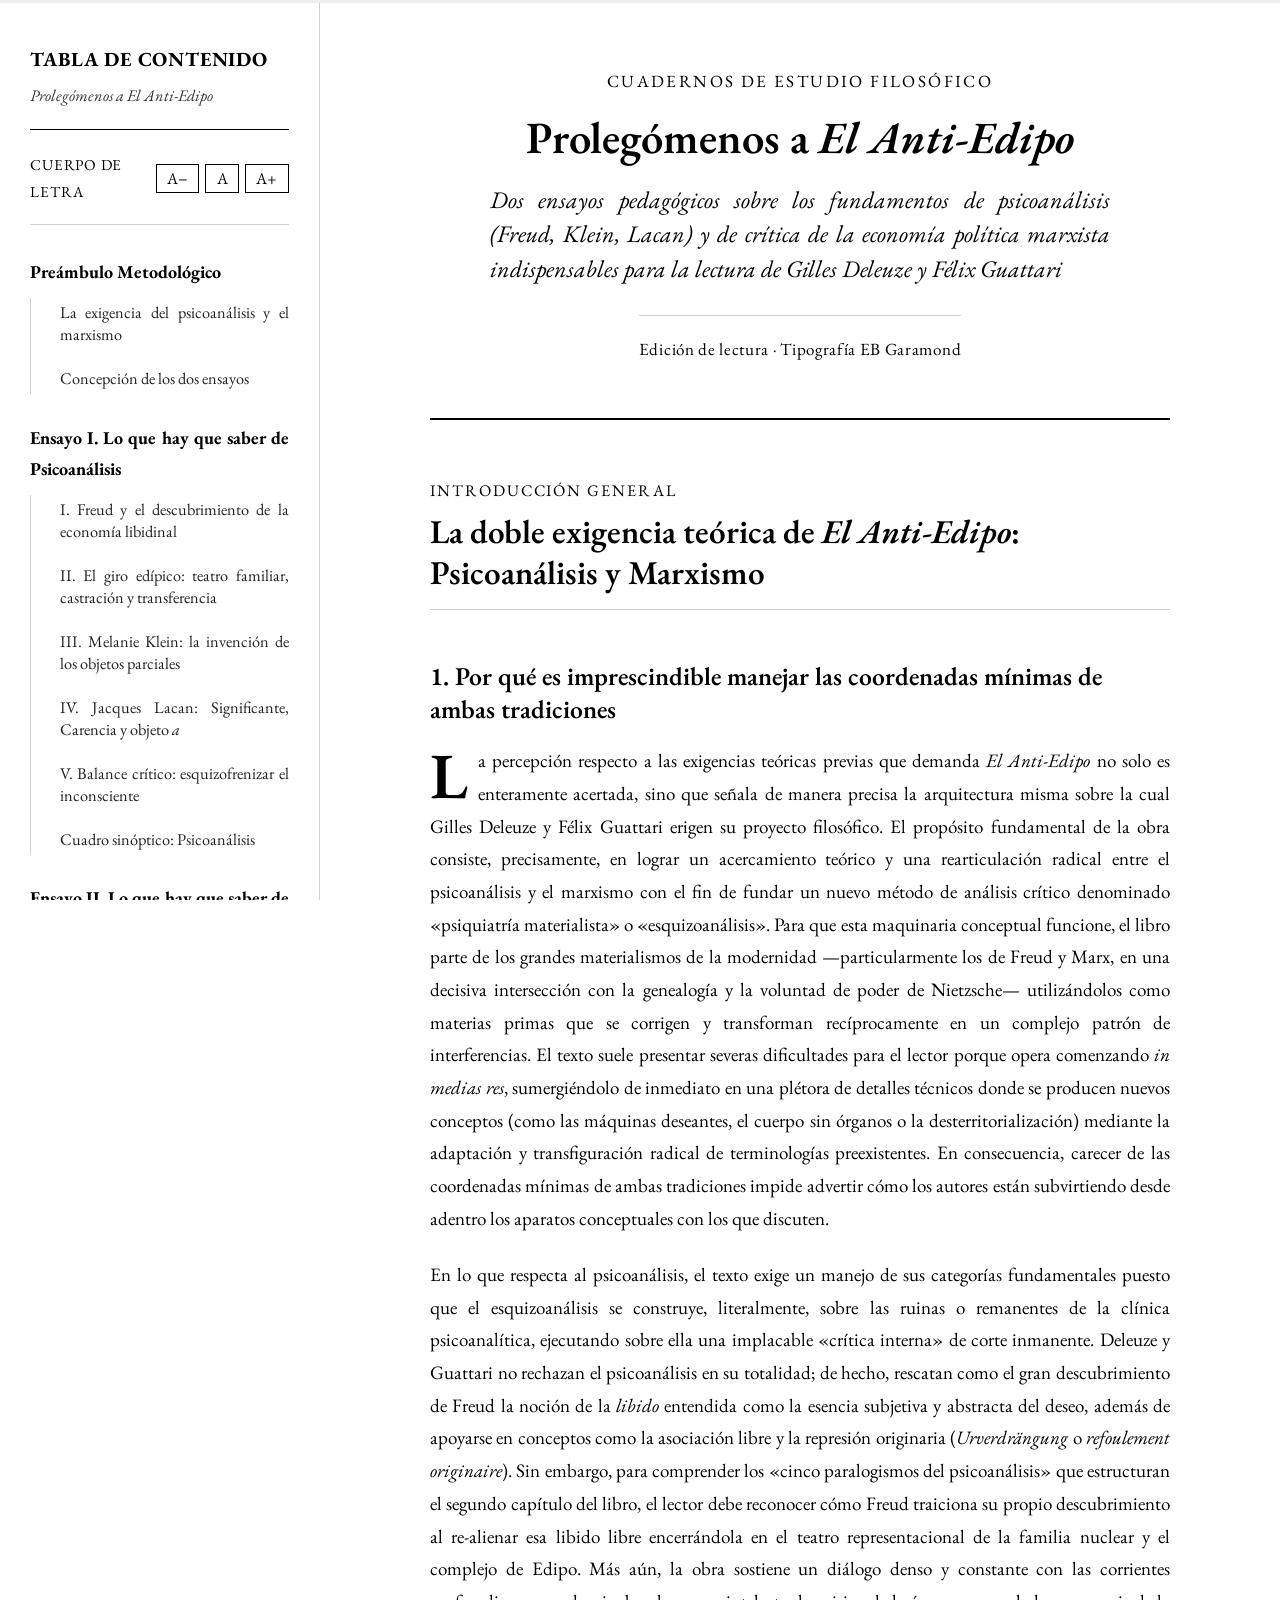
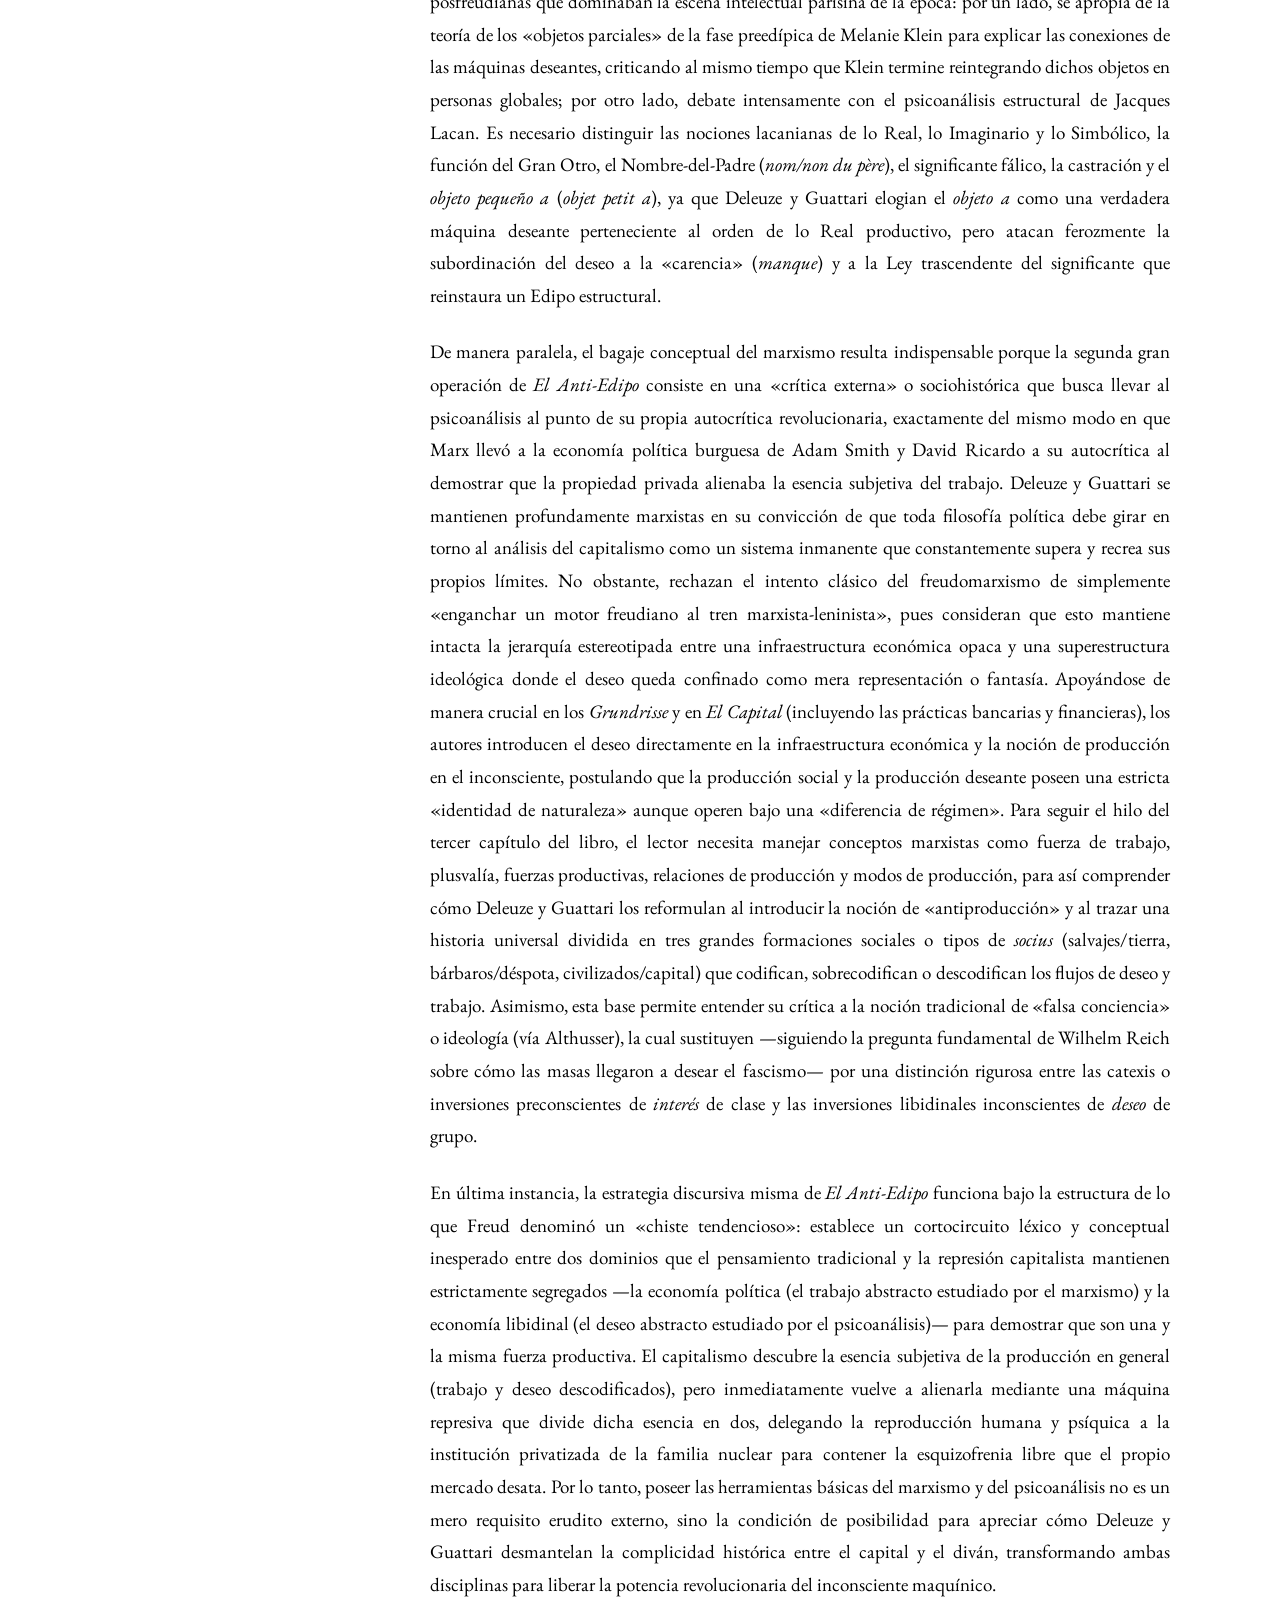
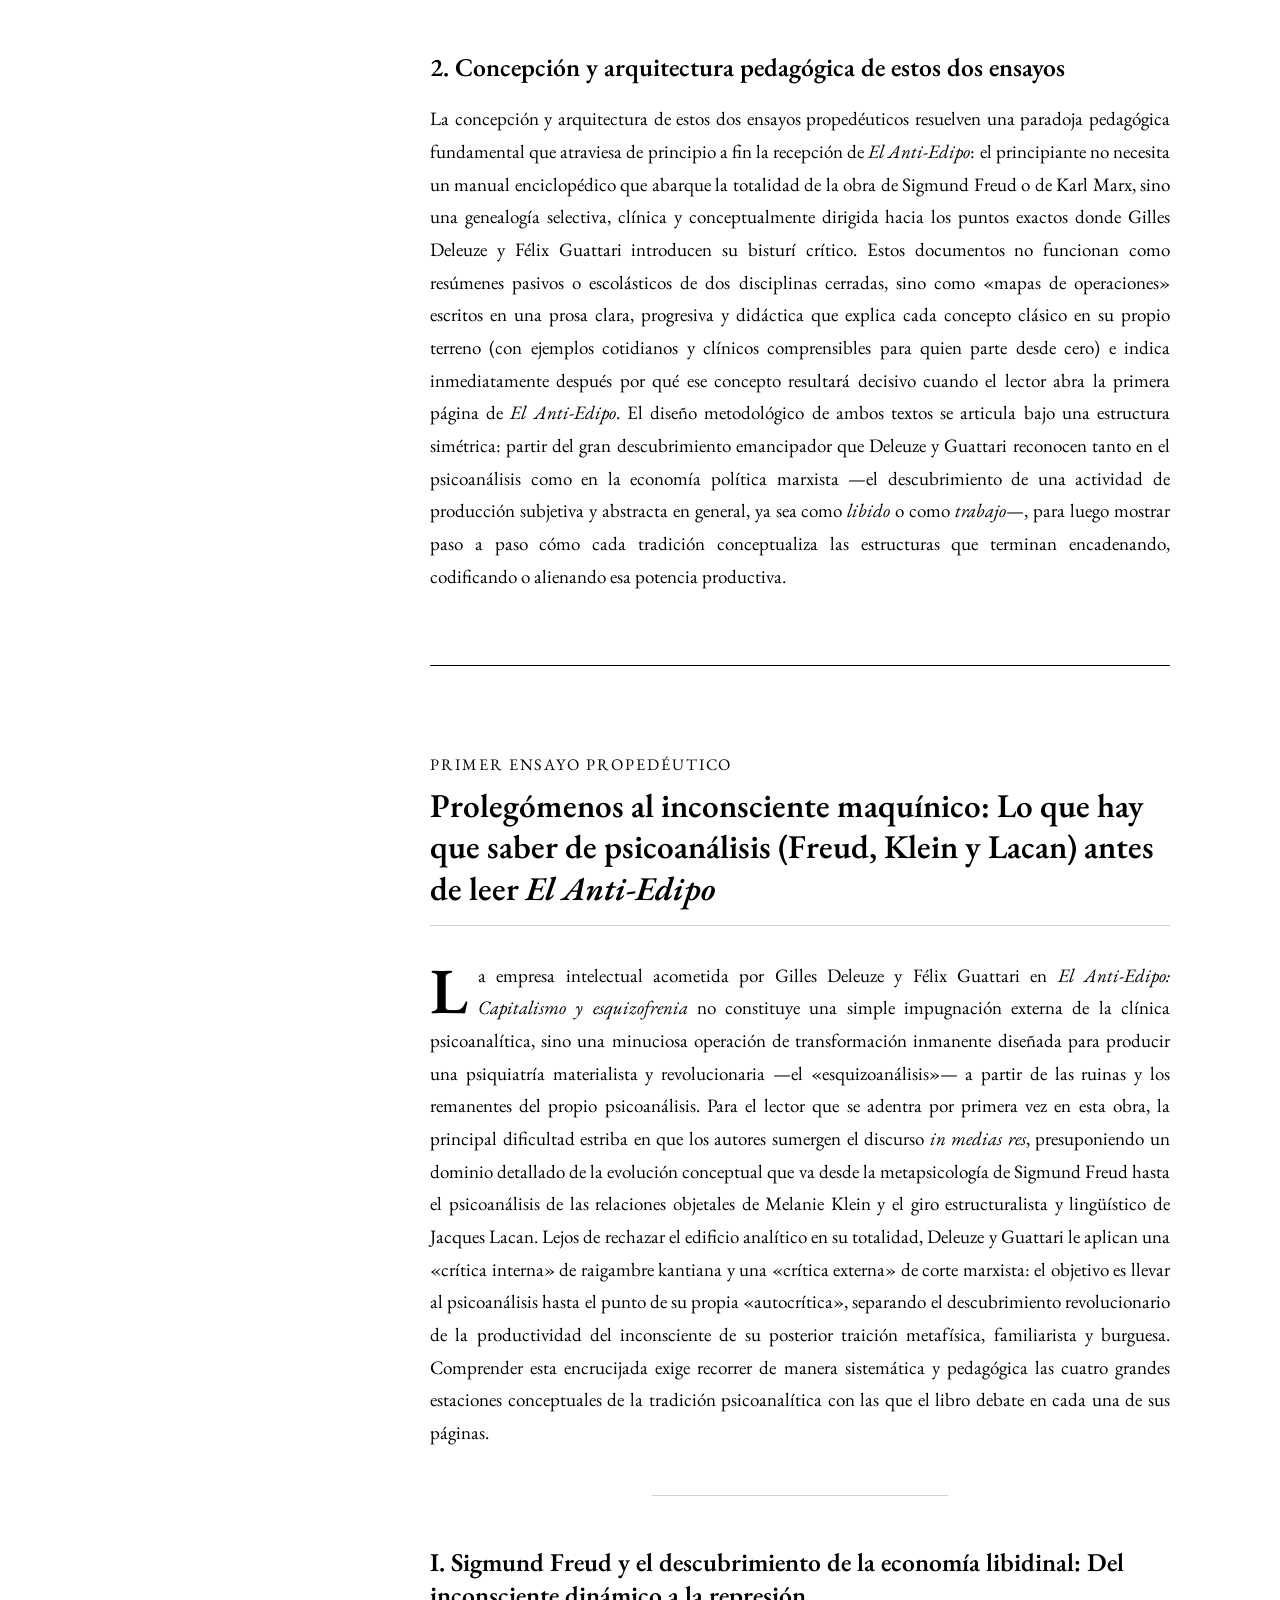
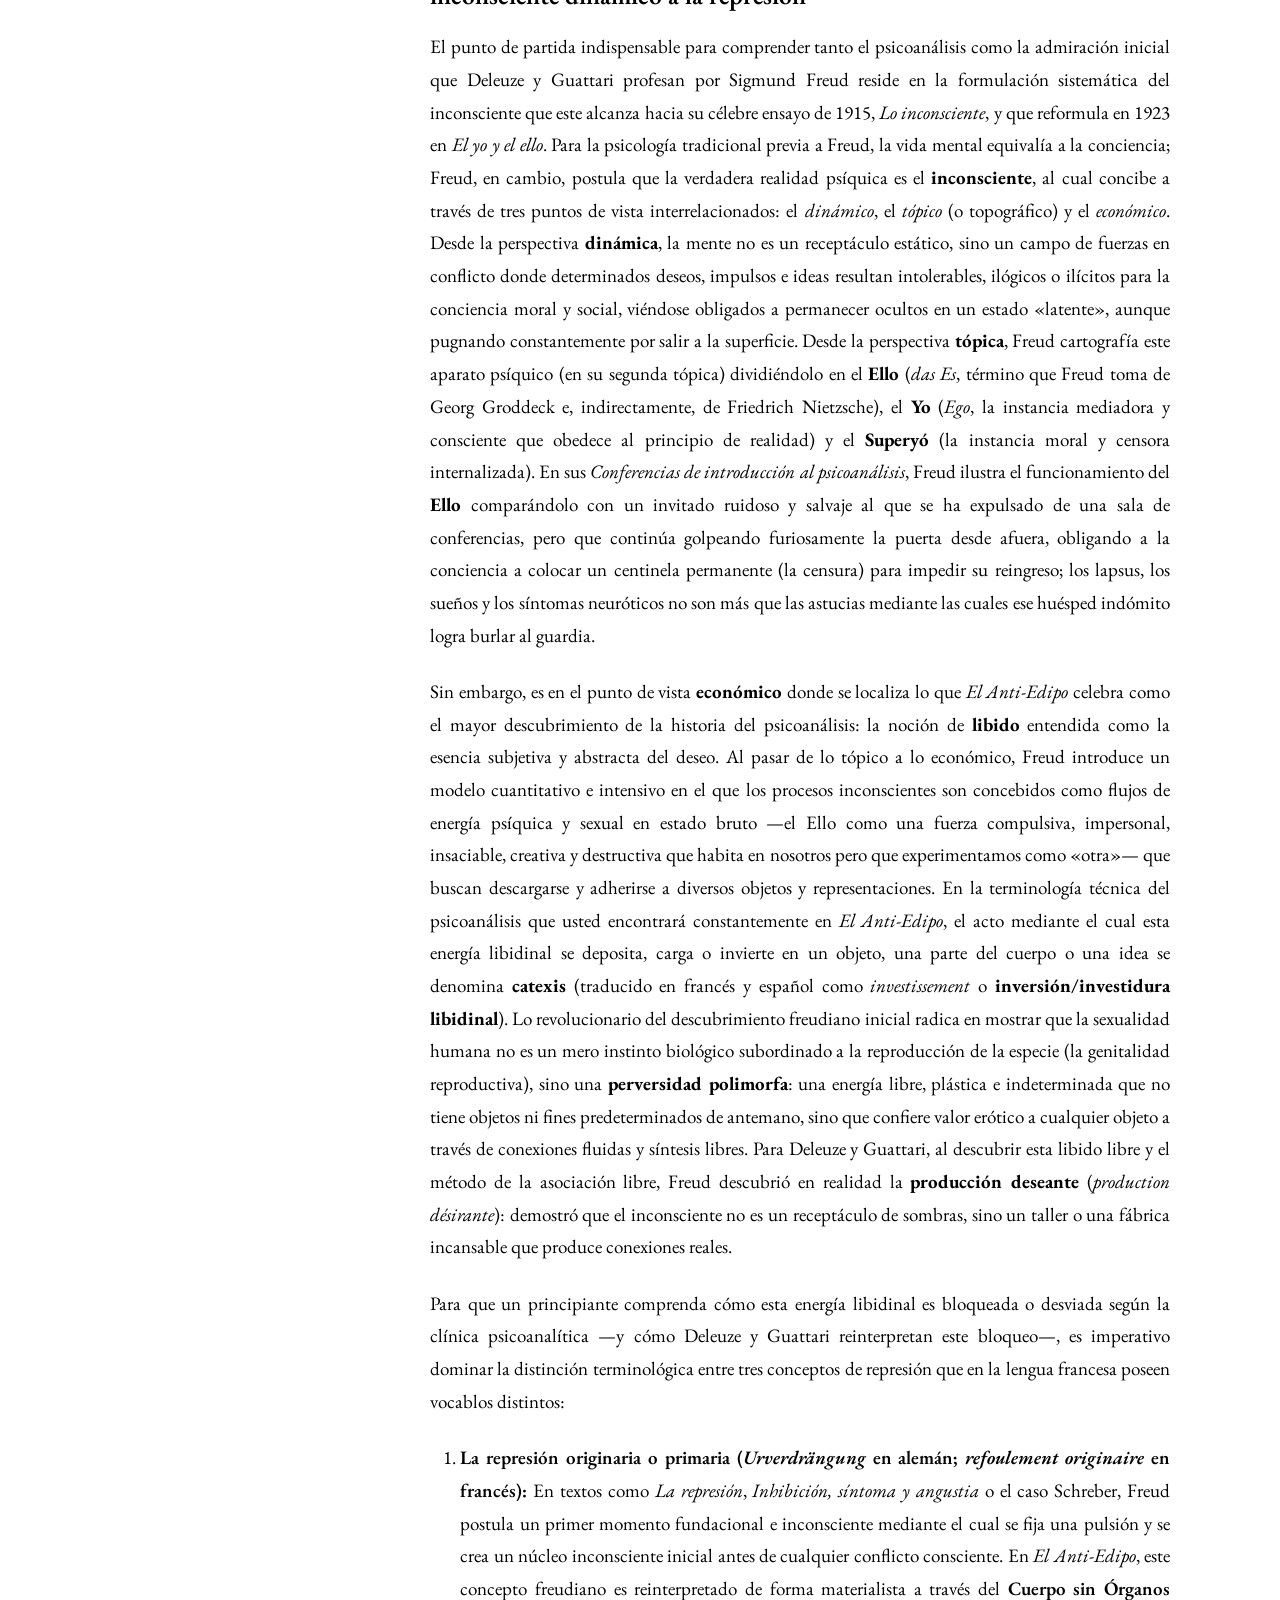
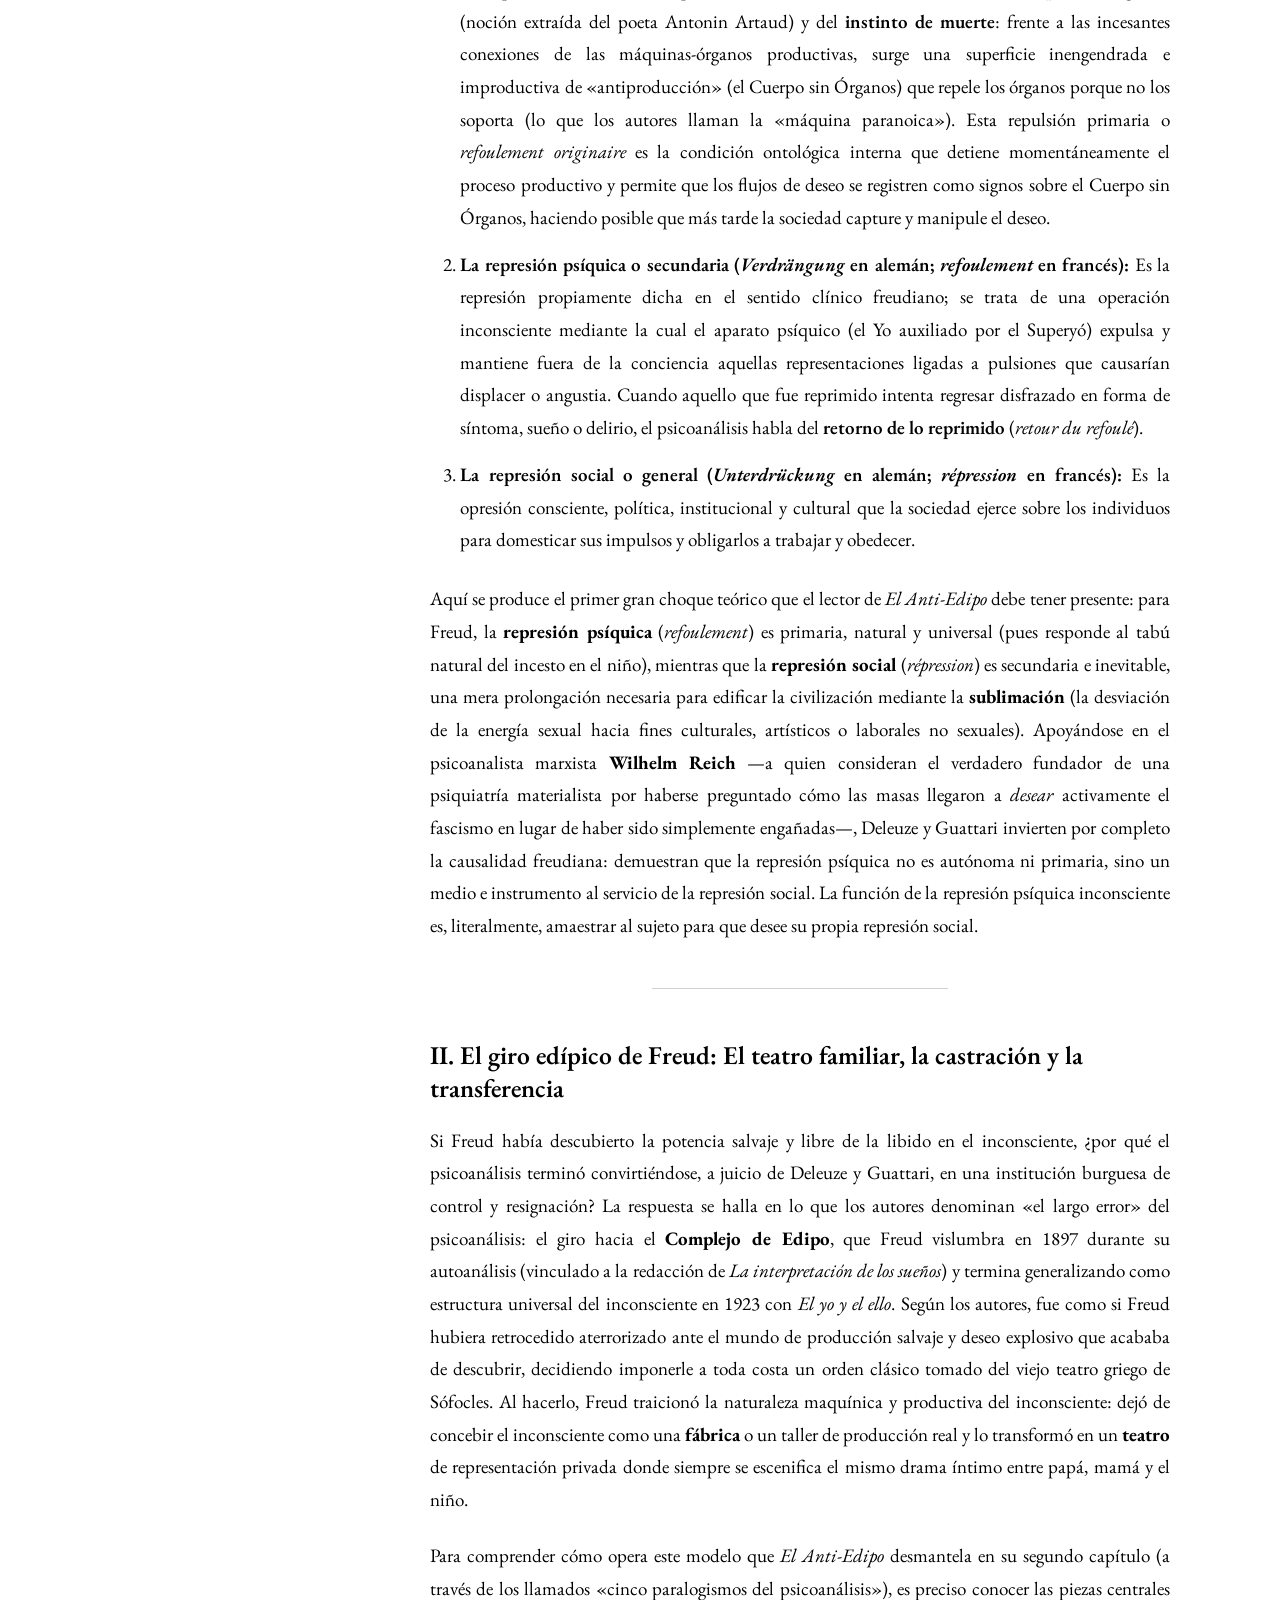
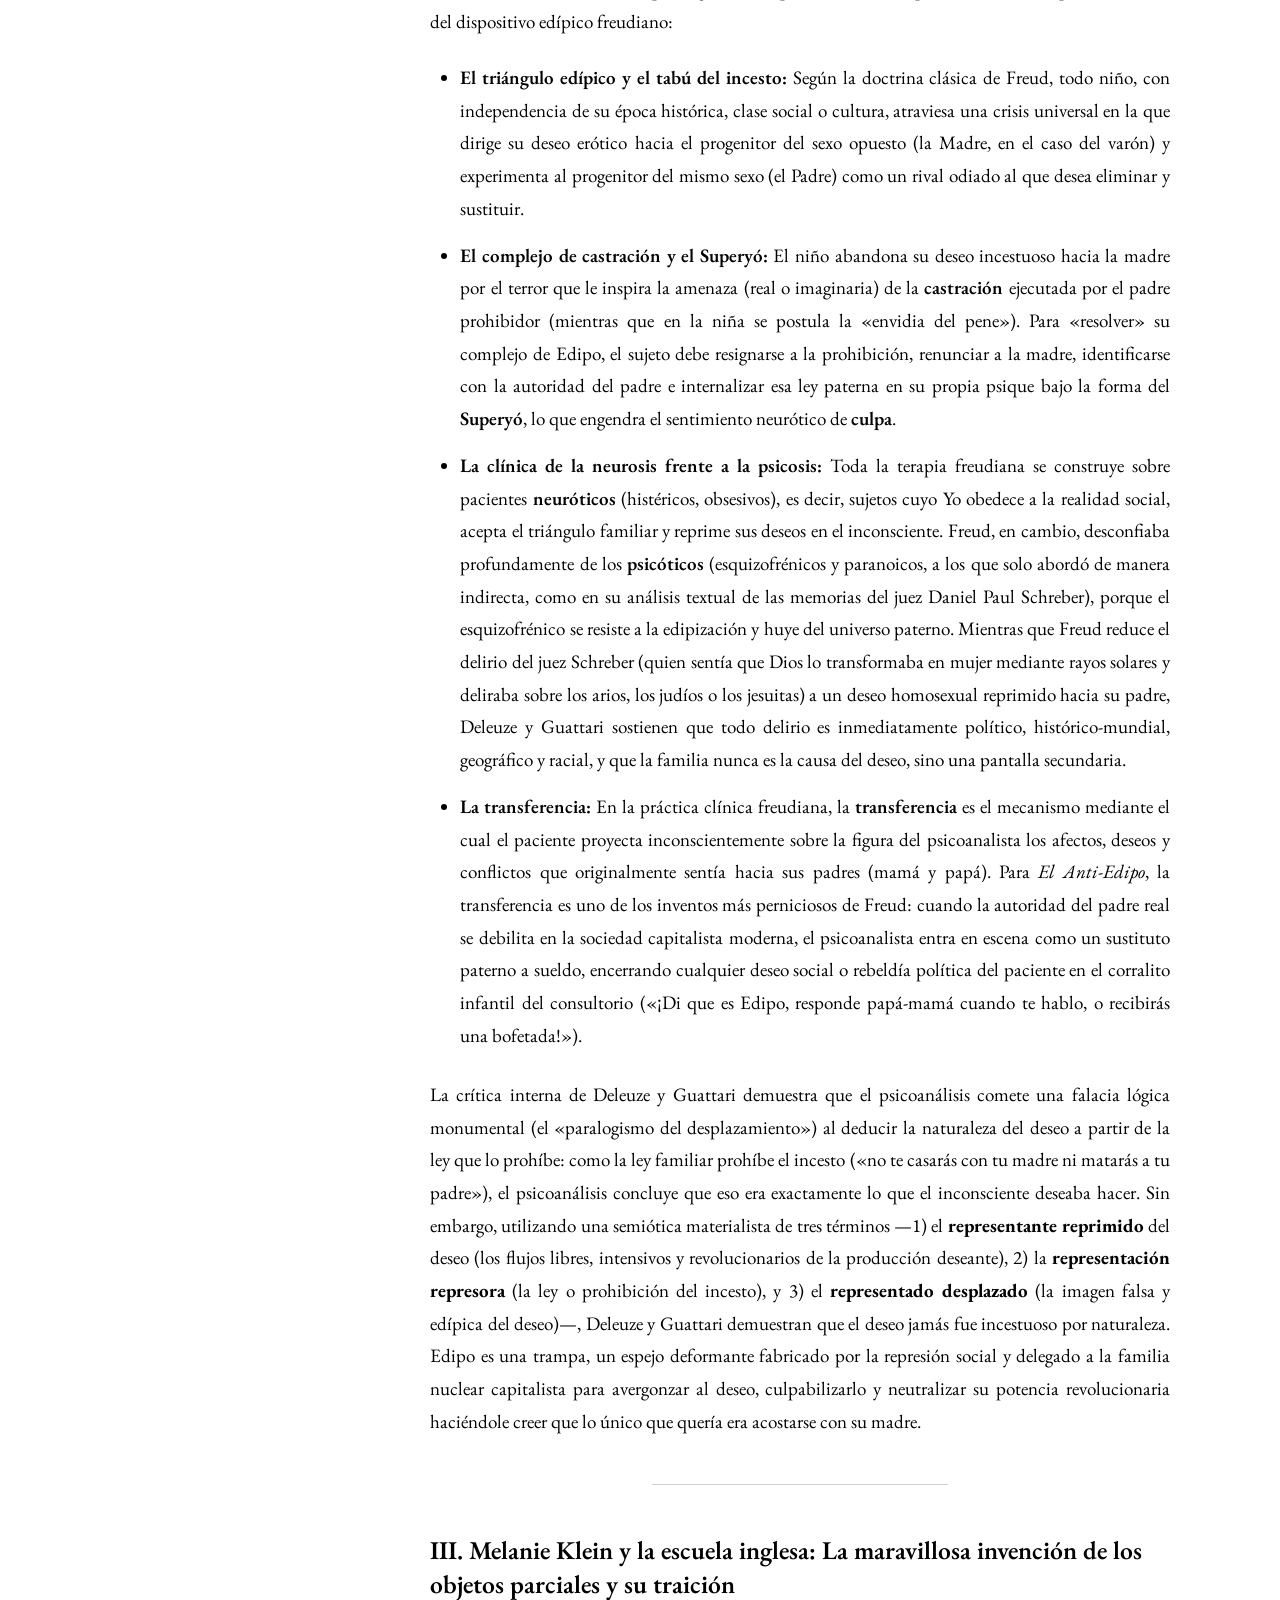
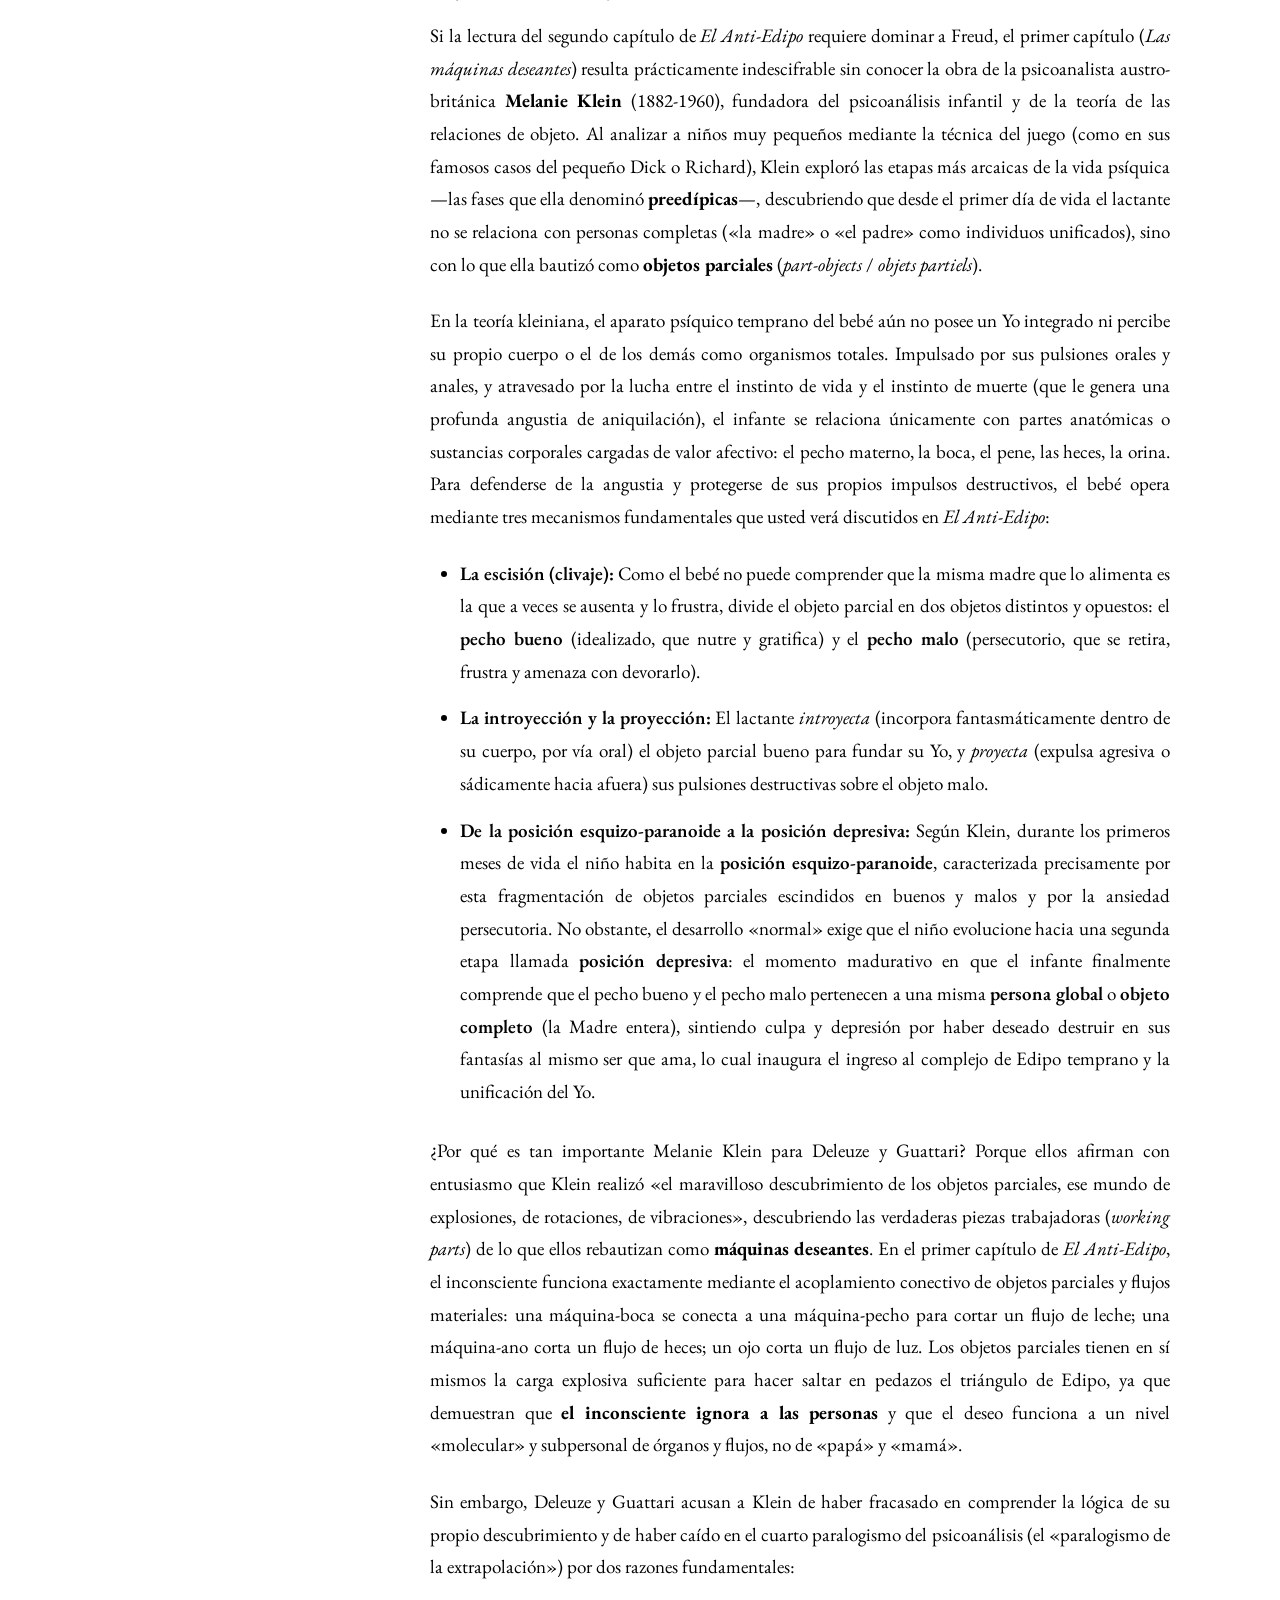
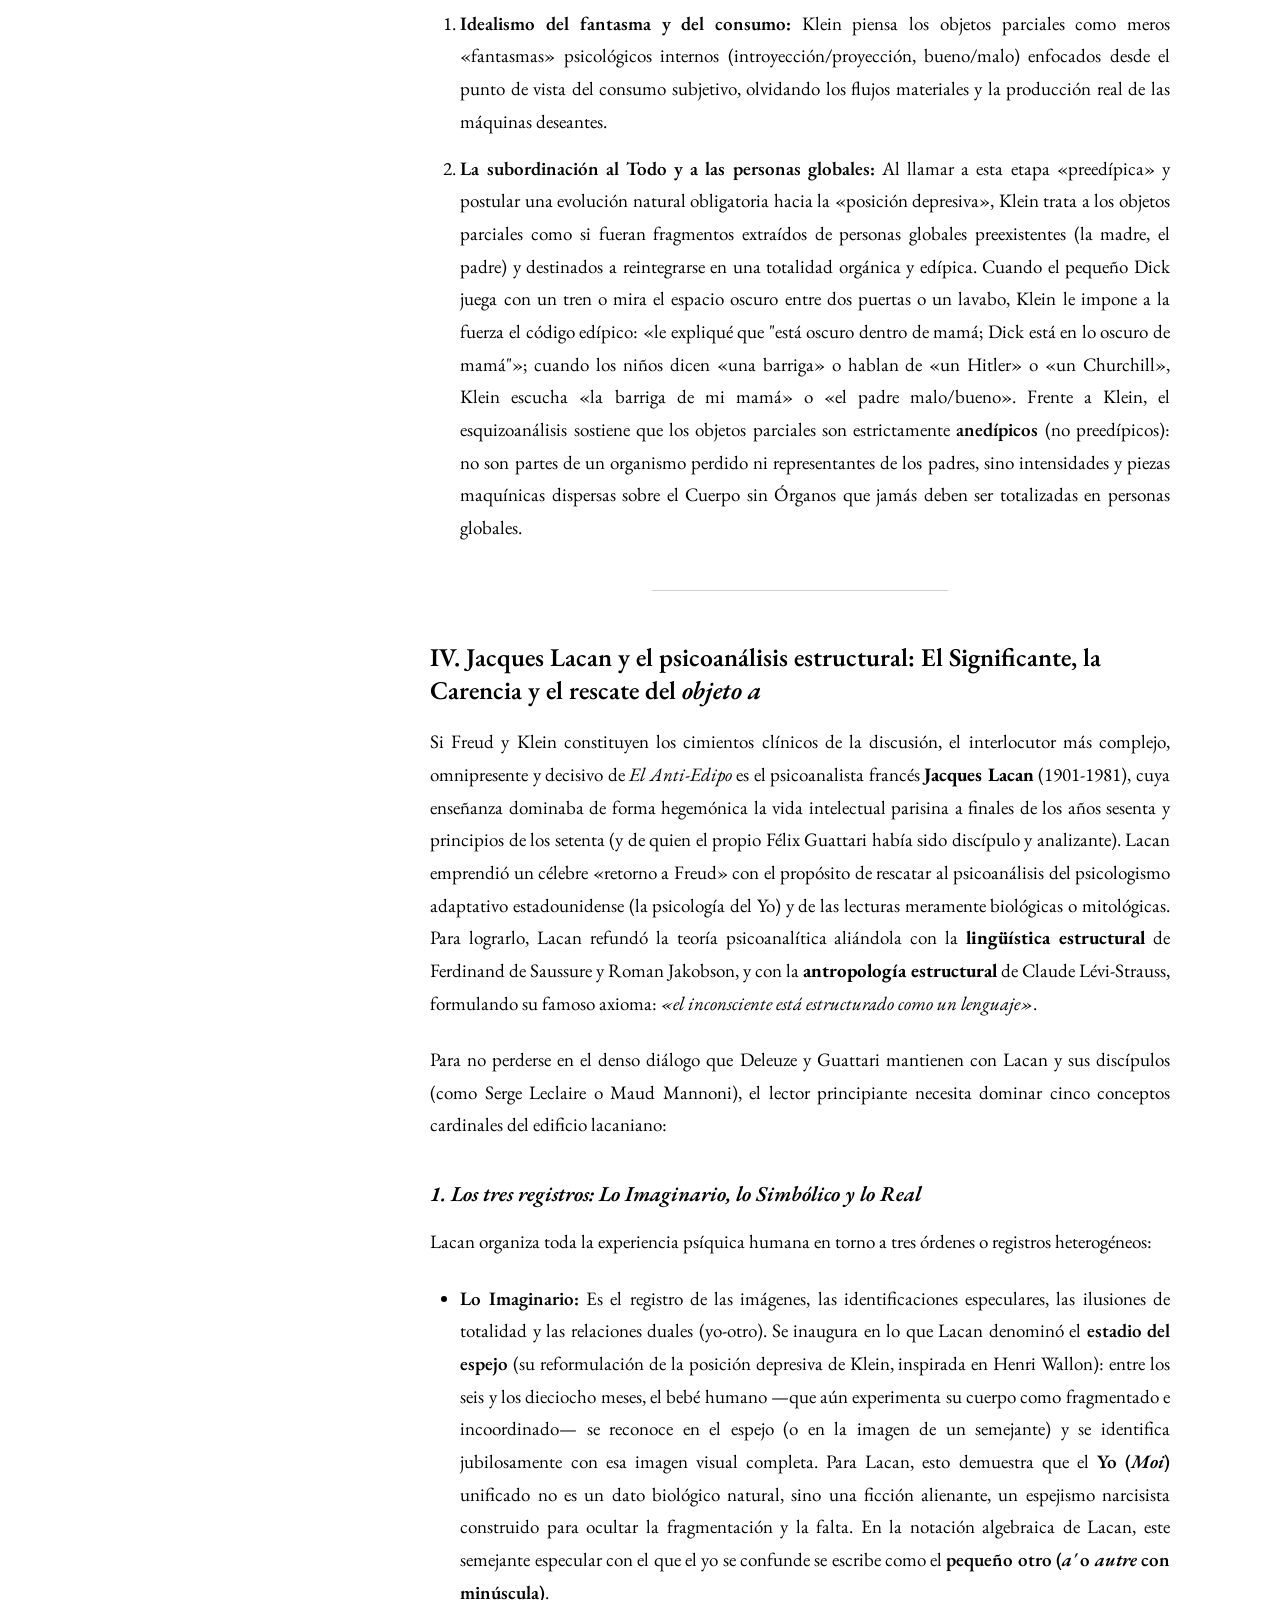
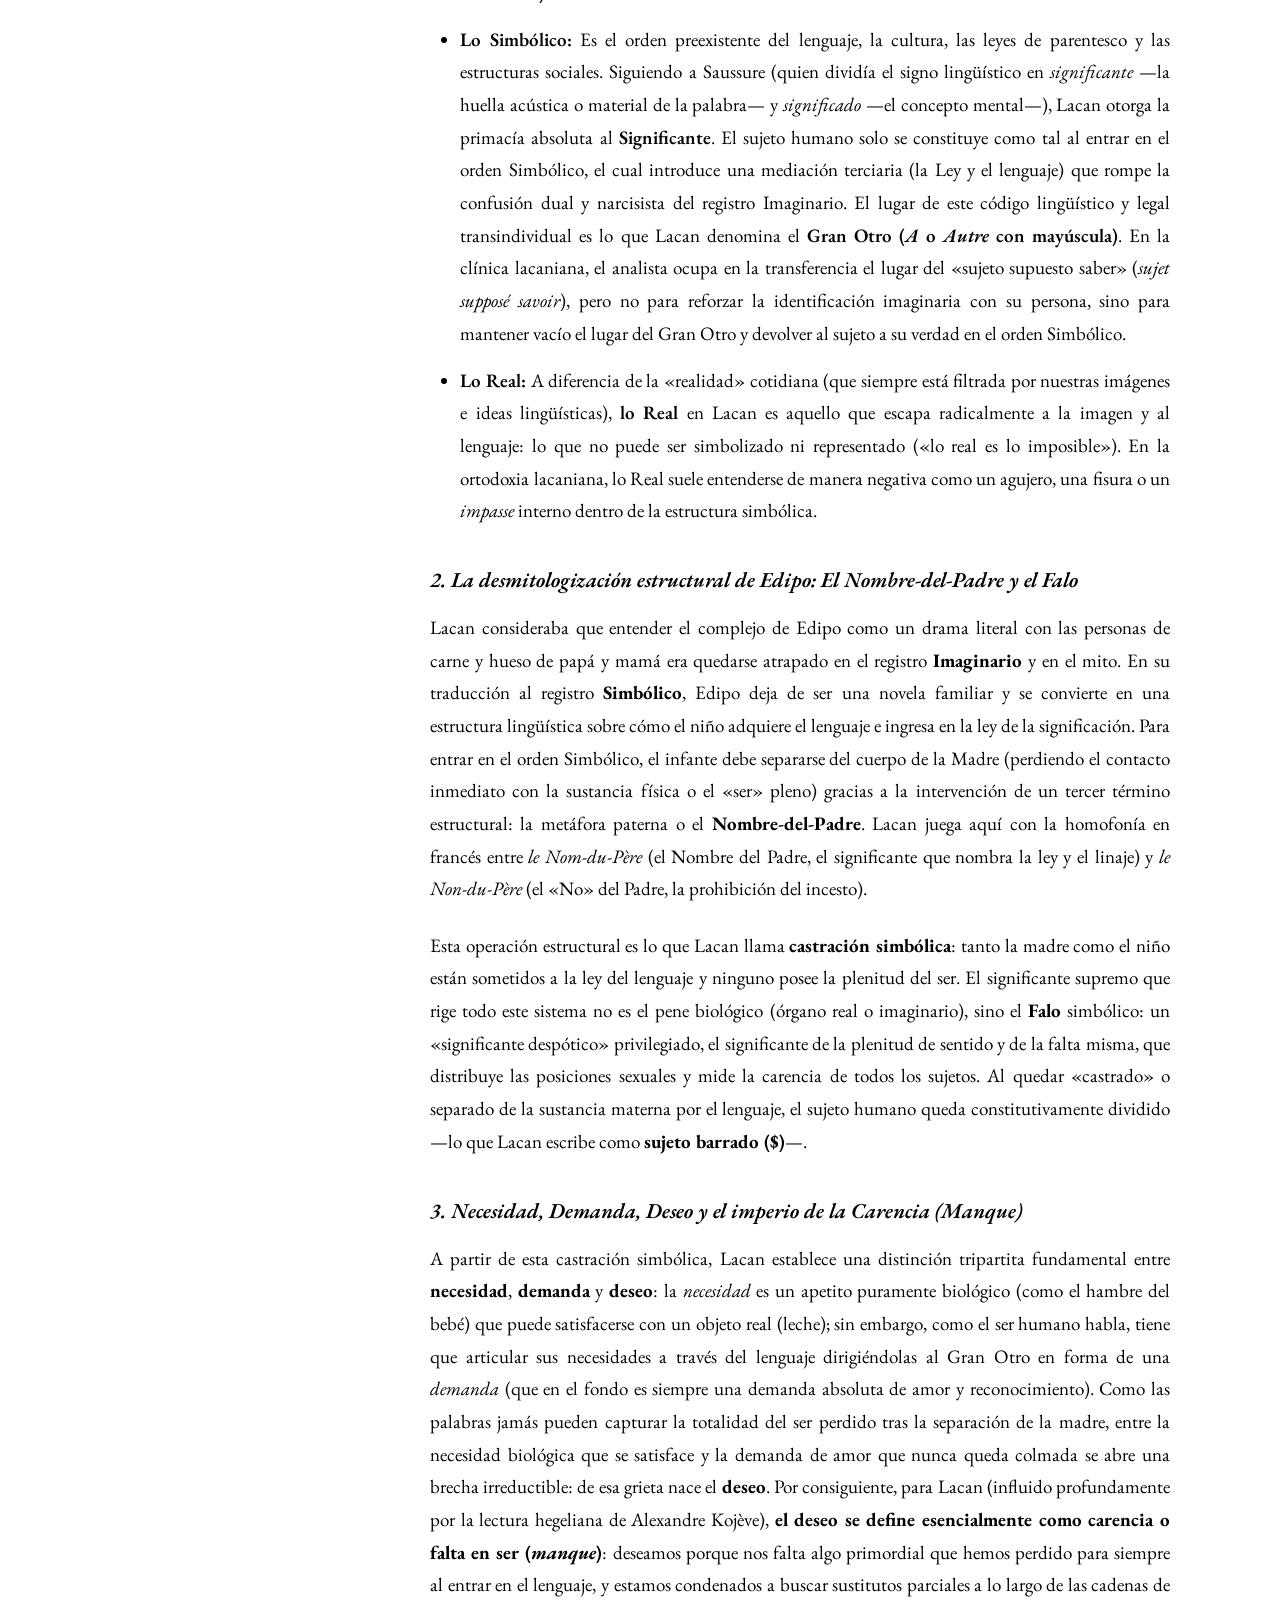
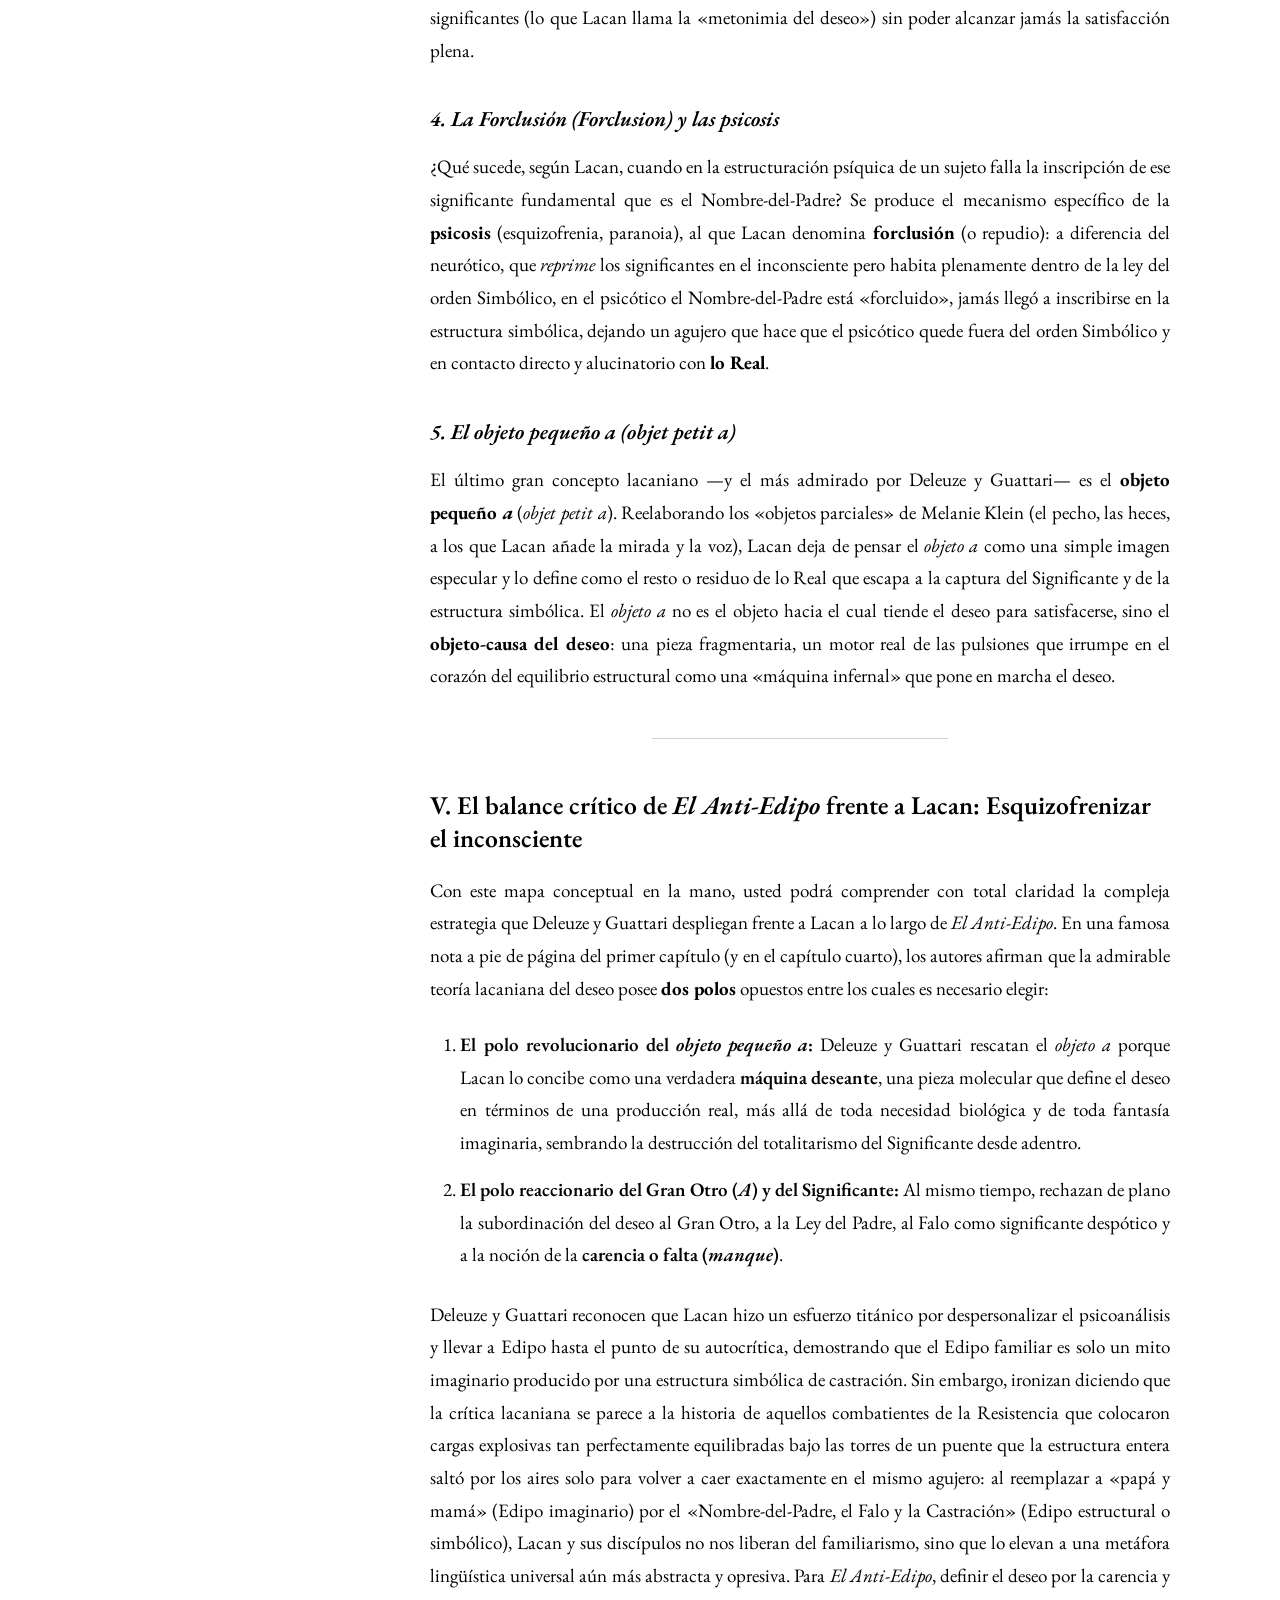
<file: prolegomenos_anti_edipo_lector.html>
<!DOCTYPE html>
<html lang="es">
<head>
    <meta charset="UTF-8">
    <meta name="viewport" content="width=device-width, initial-scale=1.0">
    <title>Prolegómenos a El Anti-Edipo: Psicoanálisis, Marxismo y Economía Política</title>
    <link rel="preconnect" href="https://fonts.googleapis.com">
    <link rel="preconnect" href="https://fonts.gstatic.com" crossorigin>
    <link href="https://fonts.googleapis.com/css2?family=EB+Garamond:ital,wght@0,400..800;1,400..800&display=swap" rel="stylesheet">
    <style>
        :root {
            --bg-color: #ffffff;
            --text-color: #000000;
            --border-color: #000000;
            --muted-border: #d0d0d0;
            --hover-bg: #f5f5f5;
            --sidebar-width: 320px;
            --reader-max-width: 740px;
            --base-font-size: 19px;
        }

        * {
            box-sizing: border-box;
        }

        html {
            scroll-behavior: smooth;
            font-size: var(--base-font-size);
        }

        body {
            margin: 0;
            padding: 0;
            background-color: var(--bg-color);
            color: var(--text-color);
            font-family: 'EB Garamond', Georgia, 'Times New Roman', serif;
            line-height: 1.72;
            -webkit-font-smoothing: antialiased;
        }

        /* Top Reading Progress Bar */
        #progress-container {
            position: fixed;
            top: 0;
            left: 0;
            width: 100%;
            height: 3px;
            background: #eeeeee;
            z-index: 1000;
        }

        #progress-bar {
            height: 100%;
            background: #000000;
            width: 0%;
            transition: width 0.1s ease-out;
        }

        /* Layout Structure */
        .reader-wrapper {
            display: flex;
            min-height: 100vh;
        }

        /* Sidebar / Table of Contents */
        .sidebar {
            width: var(--sidebar-width);
            border-right: 1px solid var(--muted-border);
            padding: 2.2rem 1.6rem;
            position: fixed;
            top: 0;
            bottom: 0;
            left: 0;
            overflow-y: auto;
            background-color: var(--bg-color);
            z-index: 900;
            transition: transform 0.25s ease;
        }

        .sidebar-header {
            padding-bottom: 1rem;
            margin-bottom: 1.2rem;
            border-bottom: 1px solid var(--border-color);
        }

        .sidebar-title {
            font-size: 1.05rem;
            font-weight: 700;
            letter-spacing: 0.04em;
            text-transform: uppercase;
            margin: 0 0 0.3rem 0;
        }

        .sidebar-subtitle {
            font-size: 0.85rem;
            font-style: italic;
            margin: 0;
            color: #333333;
        }

        /* Reader Controls inside Sidebar */
        .reader-controls {
            display: flex;
            gap: 0.4rem;
            margin-bottom: 1.4rem;
            padding-bottom: 1rem;
            border-bottom: 1px solid var(--muted-border);
            align-items: center;
            justify-content: space-between;
        }

        .controls-label {
            font-size: 0.8rem;
            text-transform: uppercase;
            letter-spacing: 0.05em;
        }

        .btn-group {
            display: flex;
            gap: 0.3rem;
        }

        .control-btn {
            background: #ffffff;
            color: #000000;
            border: 1px solid #000000;
            font-family: 'EB Garamond', serif;
            font-size: 0.85rem;
            padding: 0.15rem 0.55rem;
            cursor: pointer;
            transition: background 0.15s;
        }

        .control-btn:hover {
            background: #000000;
            color: #ffffff;
        }

        /* TOC List */
        .toc-nav ul {
            list-style: none;
            padding: 0;
            margin: 0;
        }

        .toc-part {
            margin-bottom: 1.2rem;
        }

        .toc-part-link {
            display: block;
            font-weight: 700;
            font-size: 0.95rem;
            color: var(--text-color);
            text-decoration: none;
            padding: 0.25rem 0;
            border-bottom: 1px dotted transparent;
        }

        .toc-part-link:hover,
        .toc-sublink:hover {
            text-decoration: underline;
        }

        .toc-sublist {
            padding-left: 0.9rem !important;
            margin-top: 0.3rem !important;
            border-left: 1px solid var(--muted-border);
        }

        .toc-sublink {
            display: block;
            font-size: 0.86rem;
            color: #222222;
            text-decoration: none;
            padding: 0.2rem 0 0.2rem 0.6rem;
            line-height: 1.35;
        }

        .toc-link.active {
            font-weight: 700;
            text-decoration: underline;
        }

        /* Main Content Area */
        .main-content {
            margin-left: var(--sidebar-width);
            flex: 1;
            padding: 3.5rem 2.5rem 6rem 2.5rem;
            display: flex;
            justify-content: center;
        }

        .book-column {
            max-width: var(--reader-max-width);
            width: 100%;
        }

        /* Mobile / Toggle Button */
        .menu-toggle {
            display: none;
            position: fixed;
            top: 12px;
            left: 12px;
            z-index: 1100;
            background: #ffffff;
            color: #000000;
            border: 1px solid #000000;
            font-family: 'EB Garamond', serif;
            padding: 0.3rem 0.7rem;
            font-size: 0.9rem;
            cursor: pointer;
        }

        /* Book Title Header */
        .book-header {
            text-align: center;
            padding-bottom: 2.8rem;
            margin-bottom: 3rem;
            border-bottom: 2px solid #000000;
        }

        .book-kicker {
            font-size: 0.9rem;
            text-transform: uppercase;
            letter-spacing: 0.14em;
            margin-bottom: 0.8rem;
        }

        .book-title {
            font-size: 2.35rem;
            font-weight: 600;
            line-height: 1.18;
            margin: 0 0 1rem 0;
        }

        .book-subtitle {
            font-size: 1.25rem;
            font-style: italic;
            font-weight: 400;
            margin: 0 auto 1.5rem auto;
            max-width: 620px;
            line-height: 1.45;
        }

        .book-meta {
            font-size: 0.9rem;
            letter-spacing: 0.04em;
            border-top: 1px solid var(--muted-border);
            padding-top: 1rem;
            display: inline-block;
        }

        /* Typography & Sections */
        section.essay-block {
            margin-bottom: 4.5rem;
            padding-bottom: 2.5rem;
            border-bottom: 1px solid #000000;
        }

        section.essay-block:last-of-type {
            border-bottom: none;
        }

        .part-label {
            font-size: 0.85rem;
            text-transform: uppercase;
            letter-spacing: 0.12em;
            margin-bottom: 0.3rem;
            display: block;
        }

        h2.essay-title {
            font-size: 1.75rem;
            font-weight: 600;
            line-height: 1.25;
            margin: 0 0 1.8rem 0;
            padding-bottom: 0.8rem;
            border-bottom: 1px solid var(--muted-border);
        }

        h3.section-heading {
            font-size: 1.35rem;
            font-weight: 600;
            line-height: 1.3;
            margin: 2.6rem 0 1rem 0;
        }

        h4.subsection-heading {
            font-size: 1.12rem;
            font-weight: 600;
            font-style: italic;
            margin: 1.8rem 0 0.7rem 0;
        }

        p {
            margin: 0 0 1.25rem 0;
            text-align: justify;
            hyphens: auto;
        }

        /* Drop cap for first paragraph of each major essay */
        .drop-cap::first-letter {
            float: left;
            font-size: 3.4rem;
            line-height: 0.82;
            padding-top: 4px;
            padding-right: 10px;
            padding-bottom: 2px;
            font-weight: 600;
        }

        ul, ol {
            margin: 0 0 1.4rem 0;
            padding-left: 1.6rem;
        }

        li {
            margin-bottom: 0.75rem;
            text-align: justify;
        }

        li strong {
            font-weight: 600;
        }

        hr.section-divider {
            border: none;
            border-top: 1px solid var(--muted-border);
            margin: 2.4rem auto;
            width: 40%;
        }

        /* Tables (Black on White, Clean Academic Style) */
        .table-wrapper {
            overflow-x: auto;
            margin: 2rem 0;
        }

        table {
            width: 100%;
            border-collapse: collapse;
            font-size: 0.92rem;
            line-height: 1.5;
            border-top: 2px solid #000000;
            border-bottom: 2px solid #000000;
        }

        th, td {
            padding: 0.75rem 0.85rem;
            text-align: left;
            vertical-align: top;
            border-bottom: 1px solid var(--muted-border);
        }

        th {
            font-weight: 700;
            border-bottom: 1px solid #000000;
            text-transform: uppercase;
            font-size: 0.8rem;
            letter-spacing: 0.04em;
        }

        /* Footer */
        .reader-footer {
            margin-top: 4rem;
            padding-top: 1.5rem;
            border-top: 1px solid var(--muted-border);
            text-align: center;
            font-size: 0.88rem;
            font-style: italic;
        }

        /* Responsive adjustments */
        @media (max-width: 980px) {
            .menu-toggle {
                display: block;
            }
            .sidebar {
                transform: translateX(-100%);
                box-shadow: 2px 0 12px rgba(0,0,0,0.08);
            }
            .sidebar.open {
                transform: translateX(0);
            }
            .main-content {
                margin-left: 0;
                padding: 4rem 1.4rem 4rem 1.4rem;
            }
        }

        @media print {
            .sidebar, .menu-toggle, #progress-container {
                display: none !important;
            }
            .main-content {
                margin-left: 0;
                padding: 0;
            }
            .book-column {
                max-width: 100%;
            }
        }
    </style>
</head>
<body>

    <div id="progress-container">
        <div id="progress-bar"></div>
    </div>

    <button class="menu-toggle" id="menu-btn" onclick="toggleSidebar()">☰ Índice</button>

    <div class="reader-wrapper">
        <!-- Sidebar Navigation -->
        <aside class="sidebar" id="sidebar">
            <div class="sidebar-header">
                <h1 class="sidebar-title">Tabla de Contenido</h1>
                <p class="sidebar-subtitle">Prolegómenos a El Anti-Edipo</p>
            </div>

            <div class="reader-controls">
                <span class="controls-label"> Cuerpo de letra</span>
                <div class="btn-group">
                    <button class="control-btn" onclick="adjustFontSize(-1)" title="Reducir texto">A−</button>
                    <button class="control-btn" onclick="adjustFontSize(0)" title="Tamaño original">A</button>
                    <button class="control-btn" onclick="adjustFontSize(1)" title="Aumentar texto">A+</button>
                </div>
            </div>

            <nav class="toc-nav">
                <ul>
                    <li class="toc-part">
                        <a href="#preambulo" class="toc-part-link toc-link">Preámbulo Metodológico</a>
                        <ul class="toc-sublist">
                            <li><a href="#preambulo-exigencias" class="toc-sublink toc-link">La exigencia del psicoanálisis y el marxismo</a></li>
                            <li><a href="#preambulo-arquitectura" class="toc-sublink toc-link">Concepción de los dos ensayos</a></li>
                        </ul>
                    </li>

                    <li class="toc-part">
                        <a href="#ensayo-1" class="toc-part-link toc-link">Ensayo I. Lo que hay que saber de Psicoanálisis</a>
                        <ul class="toc-sublist">
                            <li><a href="#e1-sec1" class="toc-sublink toc-link">I. Freud y el descubrimiento de la economía libidinal</a></li>
                            <li><a href="#e1-sec2" class="toc-sublink toc-link">II. El giro edípico: teatro familiar, castración y transferencia</a></li>
                            <li><a href="#e1-sec3" class="toc-sublink toc-link">III. Melanie Klein: la invención de los objetos parciales</a></li>
                            <li><a href="#e1-sec4" class="toc-sublink toc-link">IV. Jacques Lacan: Significante, Carencia y objeto <em>a</em></a></li>
                            <li><a href="#e1-sec5" class="toc-sublink toc-link">V. Balance crítico: esquizofrenizar el inconsciente</a></li>
                            <li><a href="#e1-tabla" class="toc-sublink toc-link">Cuadro sinóptico: Psicoanálisis</a></li>
                        </ul>
                    </li>

                    <li class="toc-part">
                        <a href="#ensayo-2" class="toc-part-link toc-link">Ensayo II. Lo que hay que saber de Marxismo y Economía Política</a>
                        <ul class="toc-sublist">
                            <li><a href="#e2-sec1" class="toc-sublink toc-link">I. Naturaleza, industria y esencia subjetiva del trabajo</a></li>
                            <li><a href="#e2-sec2" class="toc-sublink toc-link">II. Materialismo histórico y las tres máquinas sociales (<em>Socius</em>)</a></li>
                            <li><a href="#e2-sec3" class="toc-sublink toc-link">III. La mecánica de <em>El Capital</em>: plusvalía, fetichismo y baja tendencial</a></li>
                            <li><a href="#e2-sec4" class="toc-sublink toc-link">IV. Más allá de la ideología: interés de clase vs. deseo de grupo</a></li>
                            <li><a href="#e2-tabla" class="toc-sublink toc-link">Cuadro sinóptico: Marxismo</a></li>
                        </ul>
                    </li>
                </ul>
            </nav>
        </aside>

        <!-- Main Reading Column -->
        <main class="main-content">
            <article class="book-column">

                <!-- Book Title Header -->
                <header class="book-header">
                    <div class="book-kicker">Cuadernos de Estudio Filosófico</div>
                    <h1 class="book-title">Prolegómenos a <em>El Anti-Edipo</em></h1>
                    <p class="book-subtitle">Dos ensayos pedagógicos sobre los fundamentos de psicoanálisis (Freud, Klein, Lacan) y de crítica de la economía política marxista indispensables para la lectura de Gilles Deleuze y Félix Guattari</p>
                    <div class="book-meta">Edición de lectura · Tipografía EB Garamond</div>
                </header>

                <!-- PREÁMBULO -->
                <section id="preambulo" class="essay-block">
                    <span class="part-label">Introducción General</span>
                    <h2 class="essay-title">La doble exigencia teórica de <em>El Anti-Edipo</em>: Psicoanálisis y Marxismo</h2>

                    <h3 id="preambulo-exigencias" class="section-heading">1. Por qué es imprescindible manejar las coordenadas mínimas de ambas tradiciones</h3>
                    <p class="drop-cap">La percepción respecto a las exigencias teóricas previas que demanda <em>El Anti-Edipo</em> no solo es enteramente acertada, sino que señala de manera precisa la arquitectura misma sobre la cual Gilles Deleuze y Félix Guattari erigen su proyecto filosófico. El propósito fundamental de la obra consiste, precisamente, en lograr un acercamiento teórico y una rearticulación radical entre el psicoanálisis y el marxismo con el fin de fundar un nuevo método de análisis crítico denominado «psiquiatría materialista» o «esquizoanálisis». Para que esta maquinaria conceptual funcione, el libro parte de los grandes materialismos de la modernidad —particularmente los de Freud y Marx, en una decisiva intersección con la genealogía y la voluntad de poder de Nietzsche— utilizándolos como materias primas que se corrigen y transforman recíprocamente en un complejo patrón de interferencias. El texto suele presentar severas dificultades para el lector porque opera comenzando <em>in medias res</em>, sumergiéndolo de inmediato en una plétora de detalles técnicos donde se producen nuevos conceptos (como las máquinas deseantes, el cuerpo sin órganos o la desterritorialización) mediante la adaptación y transfiguración radical de terminologías preexistentes. En consecuencia, carecer de las coordenadas mínimas de ambas tradiciones impide advertir cómo los autores están subvirtiendo desde adentro los aparatos conceptuales con los que discuten.</p>

                    <p>En lo que respecta al psicoanálisis, el texto exige un manejo de sus categorías fundamentales puesto que el esquizoanálisis se construye, literalmente, sobre las ruinas o remanentes de la clínica psicoanalítica, ejecutando sobre ella una implacable «crítica interna» de corte inmanente. Deleuze y Guattari no rechazan el psicoanálisis en su totalidad; de hecho, rescatan como el gran descubrimiento de Freud la noción de la <em>libido</em> entendida como la esencia subjetiva y abstracta del deseo, además de apoyarse en conceptos como la asociación libre y la represión originaria (<em>Urverdrängung</em> o <em>refoulement originaire</em>). Sin embargo, para comprender los «cinco paralogismos del psicoanálisis» que estructuran el segundo capítulo del libro, el lector debe reconocer cómo Freud traiciona su propio descubrimiento al re-alienar esa libido libre encerrándola en el teatro representacional de la familia nuclear y el complejo de Edipo. Más aún, la obra sostiene un diálogo denso y constante con las corrientes posfreudianas que dominaban la escena intelectual parisina de la época: por un lado, se apropia de la teoría de los «objetos parciales» de la fase preedípica de Melanie Klein para explicar las conexiones de las máquinas deseantes, criticando al mismo tiempo que Klein termine reintegrando dichos objetos en personas globales; por otro lado, debate intensamente con el psicoanálisis estructural de Jacques Lacan. Es necesario distinguir las nociones lacanianas de lo Real, lo Imaginario y lo Simbólico, la función del Gran Otro, el Nombre-del-Padre (<em>nom/non du père</em>), el significante fálico, la castración y el <em>objeto pequeño a</em> (<em>objet petit a</em>), ya que Deleuze y Guattari elogian el <em>objeto a</em> como una verdadera máquina deseante perteneciente al orden de lo Real productivo, pero atacan ferozmente la subordinación del deseo a la «carencia» (<em>manque</em>) y a la Ley trascendente del significante que reinstaura un Edipo estructural.</p>

                    <p>De manera paralela, el bagaje conceptual del marxismo resulta indispensable porque la segunda gran operación de <em>El Anti-Edipo</em> consiste en una «crítica externa» o sociohistórica que busca llevar al psicoanálisis al punto de su propia autocrítica revolucionaria, exactamente del mismo modo en que Marx llevó a la economía política burguesa de Adam Smith y David Ricardo a su autocrítica al demostrar que la propiedad privada alienaba la esencia subjetiva del trabajo. Deleuze y Guattari se mantienen profundamente marxistas en su convicción de que toda filosofía política debe girar en torno al análisis del capitalismo como un sistema inmanente que constantemente supera y recrea sus propios límites. No obstante, rechazan el intento clásico del freudomarxismo de simplemente «enganchar un motor freudiano al tren marxista-leninista», pues consideran que esto mantiene intacta la jerarquía estereotipada entre una infraestructura económica opaca y una superestructura ideológica donde el deseo queda confinado como mera representación o fantasía. Apoyándose de manera crucial en los <em>Grundrisse</em> y en <em>El Capital</em> (incluyendo las prácticas bancarias y financieras), los autores introducen el deseo directamente en la infraestructura económica y la noción de producción en el inconsciente, postulando que la producción social y la producción deseante poseen una estricta «identidad de naturaleza» aunque operen bajo una «diferencia de régimen». Para seguir el hilo del tercer capítulo del libro, el lector necesita manejar conceptos marxistas como fuerza de trabajo, plusvalía, fuerzas productivas, relaciones de producción y modos de producción, para así comprender cómo Deleuze y Guattari los reformulan al introducir la noción de «antiproducción» y al trazar una historia universal dividida en tres grandes formaciones sociales o tipos de <em>socius</em> (salvajes/tierra, bárbaros/déspota, civilizados/capital) que codifican, sobrecodifican o descodifican los flujos de deseo y trabajo. Asimismo, esta base permite entender su crítica a la noción tradicional de «falsa conciencia» o ideología (vía Althusser), la cual sustituyen —siguiendo la pregunta fundamental de Wilhelm Reich sobre cómo las masas llegaron a desear el fascismo— por una distinción rigurosa entre las catexis o inversiones preconscientes de <em>interés</em> de clase y las inversiones libidinales inconscientes de <em>deseo</em> de grupo.</p>

                    <p>En última instancia, la estrategia discursiva misma de <em>El Anti-Edipo</em> funciona bajo la estructura de lo que Freud denominó un «chiste tendencioso»: establece un cortocircuito léxico y conceptual inesperado entre dos dominios que el pensamiento tradicional y la represión capitalista mantienen estrictamente segregados —la economía política (el trabajo abstracto estudiado por el marxismo) y la economía libidinal (el deseo abstracto estudiado por el psicoanálisis)— para demostrar que son una y la misma fuerza productiva. El capitalismo descubre la esencia subjetiva de la producción en general (trabajo y deseo descodificados), pero inmediatamente vuelve a alienarla mediante una máquina represiva que divide dicha esencia en dos, delegando la reproducción humana y psíquica a la institución privatizada de la familia nuclear para contener la esquizofrenia libre que el propio mercado desata. Por lo tanto, poseer las herramientas básicas del marxismo y del psicoanálisis no es un mero requisito erudito externo, sino la condición de posibilidad para apreciar cómo Deleuze y Guattari desmantelan la complicidad histórica entre el capital y el diván, transformando ambas disciplinas para liberar la potencia revolucionaria del inconsciente maquínico.</p>

                    <h3 id="preambulo-arquitectura" class="section-heading">2. Concepción y arquitectura pedagógica de estos dos ensayos</h3>
                    <p>La concepción y arquitectura de estos dos ensayos propedéuticos resuelven una paradoja pedagógica fundamental que atraviesa de principio a fin la recepción de <em>El Anti-Edipo</em>: el principiante no necesita un manual enciclopédico que abarque la totalidad de la obra de Sigmund Freud o de Karl Marx, sino una genealogía selectiva, clínica y conceptualmente dirigida hacia los puntos exactos donde Gilles Deleuze y Félix Guattari introducen su bisturí crítico. Estos documentos no funcionan como resúmenes pasivos o escolásticos de dos disciplinas cerradas, sino como «mapas de operaciones» escritos en una prosa clara, progresiva y didáctica que explica cada concepto clásico en su propio terreno (con ejemplos cotidianos y clínicos comprensibles para quien parte desde cero) e indica inmediatamente después por qué ese concepto resultará decisivo cuando el lector abra la primera página de <em>El Anti-Edipo</em>. El diseño metodológico de ambos textos se articula bajo una estructura simétrica: partir del gran descubrimiento emancipador que Deleuze y Guattari reconocen tanto en el psicoanálisis como en la economía política marxista —el descubrimiento de una actividad de producción subjetiva y abstracta en general, ya sea como <em>libido</em> o como <em>trabajo</em>—, para luego mostrar paso a paso cómo cada tradición conceptualiza las estructuras que terminan encadenando, codificando o alienando esa potencia productiva.</p>
                </section>

                <!-- ENSAYO I: PSICOANÁLISIS -->
                <section id="ensayo-1" class="essay-block">
                    <span class="part-label">Primer Ensayo Propedéutico</span>
                    <h2 class="essay-title">Prolegómenos al inconsciente maquínico: Lo que hay que saber de psicoanálisis (Freud, Klein y Lacan) antes de leer <em>El Anti-Edipo</em></h2>

                    <p class="drop-cap">La empresa intelectual acometida por Gilles Deleuze y Félix Guattari en <em>El Anti-Edipo: Capitalismo y esquizofrenia</em> no constituye una simple impugnación externa de la clínica psicoanalítica, sino una minuciosa operación de transformación inmanente diseñada para producir una psiquiatría materialista y revolucionaria —el «esquizoanálisis»— a partir de las ruinas y los remanentes del propio psicoanálisis. Para el lector que se adentra por primera vez en esta obra, la principal dificultad estriba en que los autores sumergen el discurso <em>in medias res</em>, presuponiendo un dominio detallado de la evolución conceptual que va desde la metapsicología de Sigmund Freud hasta el psicoanálisis de las relaciones objetales de Melanie Klein y el giro estructuralista y lingüístico de Jacques Lacan. Lejos de rechazar el edificio analítico en su totalidad, Deleuze y Guattari le aplican una «crítica interna» de raigambre kantiana y una «crítica externa» de corte marxista: el objetivo es llevar al psicoanálisis hasta el punto de su propia «autocrítica», separando el descubrimiento revolucionario de la productividad del inconsciente de su posterior traición metafísica, familiarista y burguesa. Comprender esta encrucijada exige recorrer de manera sistemática y pedagógica las cuatro grandes estaciones conceptuales de la tradición psicoanalítica con las que el libro debate en cada una de sus páginas.</p>

                    <hr class="section-divider">

                    <h3 id="e1-sec1" class="section-heading">I. Sigmund Freud y el descubrimiento de la economía libidinal: Del inconsciente dinámico a la represión</h3>
                    <p>El punto de partida indispensable para comprender tanto el psicoanálisis como la admiración inicial que Deleuze y Guattari profesan por Sigmund Freud reside en la formulación sistemática del inconsciente que este alcanza hacia su célebre ensayo de 1915, <em>Lo inconsciente</em>, y que reformula en 1923 en <em>El yo y el ello</em>. Para la psicología tradicional previa a Freud, la vida mental equivalía a la conciencia; Freud, en cambio, postula que la verdadera realidad psíquica es el <strong>inconsciente</strong>, al cual concibe a través de tres puntos de vista interrelacionados: el <em>dinámico</em>, el <em>tópico</em> (o topográfico) y el <em>económico</em>. Desde la perspectiva <strong>dinámica</strong>, la mente no es un receptáculo estático, sino un campo de fuerzas en conflicto donde determinados deseos, impulsos e ideas resultan intolerables, ilógicos o ilícitos para la conciencia moral y social, viéndose obligados a permanecer ocultos en un estado «latente», aunque pugnando constantemente por salir a la superficie. Desde la perspectiva <strong>tópica</strong>, Freud cartografía este aparato psíquico (en su segunda tópica) dividiéndolo en el <strong>Ello</strong> (<em>das Es</em>, término que Freud toma de Georg Groddeck e, indirectamente, de Friedrich Nietzsche), el <strong>Yo</strong> (<em>Ego</em>, la instancia mediadora y consciente que obedece al principio de realidad) y el <strong>Superyó</strong> (la instancia moral y censora internalizada). En sus <em>Conferencias de introducción al psicoanálisis</em>, Freud ilustra el funcionamiento del <strong>Ello</strong> comparándolo con un invitado ruidoso y salvaje al que se ha expulsado de una sala de conferencias, pero que continúa golpeando furiosamente la puerta desde afuera, obligando a la conciencia a colocar un centinela permanente (la censura) para impedir su reingreso; los lapsus, los sueños y los síntomas neuróticos no son más que las astucias mediante las cuales ese huésped indómito logra burlar al guardia.</p>

                    <p>Sin embargo, es en el punto de vista <strong>económico</strong> donde se localiza lo que <em>El Anti-Edipo</em> celebra como el mayor descubrimiento de la historia del psicoanálisis: la noción de <strong>libido</strong> entendida como la esencia subjetiva y abstracta del deseo. Al pasar de lo tópico a lo económico, Freud introduce un modelo cuantitativo e intensivo en el que los procesos inconscientes son concebidos como flujos de energía psíquica y sexual en estado bruto —el Ello como una fuerza compulsiva, impersonal, insaciable, creativa y destructiva que habita en nosotros pero que experimentamos como «otra»— que buscan descargarse y adherirse a diversos objetos y representaciones. En la terminología técnica del psicoanálisis que usted encontrará constantemente en <em>El Anti-Edipo</em>, el acto mediante el cual esta energía libidinal se deposita, carga o invierte en un objeto, una parte del cuerpo o una idea se denomina <strong>catexis</strong> (traducido en francés y español como <em>investissement</em> o <strong>inversión/investidura libidinal</strong>). Lo revolucionario del descubrimiento freudiano inicial radica en mostrar que la sexualidad humana no es un mero instinto biológico subordinado a la reproducción de la especie (la genitalidad reproductiva), sino una <strong>perversidad polimorfa</strong>: una energía libre, plástica e indeterminada que no tiene objetos ni fines predeterminados de antemano, sino que confiere valor erótico a cualquier objeto a través de conexiones fluidas y síntesis libres. Para Deleuze y Guattari, al descubrir esta libido libre y el método de la asociación libre, Freud descubrió en realidad la <strong>producción deseante</strong> (<em>production désirante</em>): demostró que el inconsciente no es un receptáculo de sombras, sino un taller o una fábrica incansable que produce conexiones reales.</p>

                    <p>Para que un principiante comprenda cómo esta energía libidinal es bloqueada o desviada según la clínica psicoanalítica —y cómo Deleuze y Guattari reinterpretan este bloqueo—, es imperativo dominar la distinción terminológica entre tres conceptos de represión que en la lengua francesa poseen vocablos distintos:</p>

                    <ol>
                        <li><strong>La represión originaria o primaria (<em>Urverdrängung</em> en alemán; <em>refoulement originaire</em> en francés):</strong> En textos como <em>La represión</em>, <em>Inhibición, síntoma y angustia</em> o el caso Schreber, Freud postula un primer momento fundacional e inconsciente mediante el cual se fija una pulsión y se crea un núcleo inconsciente inicial antes de cualquier conflicto consciente. En <em>El Anti-Edipo</em>, este concepto freudiano es reinterpretado de forma materialista a través del <strong>Cuerpo sin Órganos</strong> (noción extraída del poeta Antonin Artaud) y del <strong>instinto de muerte</strong>: frente a las incesantes conexiones de las máquinas-órganos productivas, surge una superficie inengendrada e improductiva de «antiproducción» (el Cuerpo sin Órganos) que repele los órganos porque no los soporta (lo que los autores llaman la «máquina paranoica»). Esta repulsión primaria o <em>refoulement originaire</em> es la condición ontológica interna que detiene momentáneamente el proceso productivo y permite que los flujos de deseo se registren como signos sobre el Cuerpo sin Órganos, haciendo posible que más tarde la sociedad capture y manipule el deseo.</li>
                        <li><strong>La represión psíquica o secundaria (<em>Verdrängung</em> en alemán; <em>refoulement</em> en francés):</strong> Es la represión propiamente dicha en el sentido clínico freudiano; se trata de una operación inconsciente mediante la cual el aparato psíquico (el Yo auxiliado por el Superyó) expulsa y mantiene fuera de la conciencia aquellas representaciones ligadas a pulsiones que causarían displacer o angustia. Cuando aquello que fue reprimido intenta regresar disfrazado en forma de síntoma, sueño o delirio, el psicoanálisis habla del <strong>retorno de lo reprimido</strong> (<em>retour du refoulé</em>).</li>
                        <li><strong>La represión social o general (<em>Unterdrückung</em> en alemán; <em>répression</em> en francés):</strong> Es la opresión consciente, política, institucional y cultural que la sociedad ejerce sobre los individuos para domesticar sus impulsos y obligarlos a trabajar y obedecer.</li>
                    </ol>

                    <p>Aquí se produce el primer gran choque teórico que el lector de <em>El Anti-Edipo</em> debe tener presente: para Freud, la <strong>represión psíquica</strong> (<em>refoulement</em>) es primaria, natural y universal (pues responde al tabú natural del incesto en el niño), mientras que la <strong>represión social</strong> (<em>répression</em>) es secundaria e inevitable, una mera prolongación necesaria para edificar la civilización mediante la <strong>sublimación</strong> (la desviación de la energía sexual hacia fines culturales, artísticos o laborales no sexuales). Apoyándose en el psicoanalista marxista <strong>Wilhelm Reich</strong> —a quien consideran el verdadero fundador de una psiquiatría materialista por haberse preguntado cómo las masas llegaron a <em>desear</em> activamente el fascismo en lugar de haber sido simplemente engañadas—, Deleuze y Guattari invierten por completo la causalidad freudiana: demuestran que la represión psíquica no es autónoma ni primaria, sino un medio e instrumento al servicio de la represión social. La función de la represión psíquica inconsciente es, literalmente, amaestrar al sujeto para que desee su propia represión social.</p>

                    <hr class="section-divider">

                    <h3 id="e1-sec2" class="section-heading">II. El giro edípico de Freud: El teatro familiar, la castración y la transferencia</h3>
                    <p>Si Freud había descubierto la potencia salvaje y libre de la libido en el inconsciente, ¿por qué el psicoanálisis terminó convirtiéndose, a juicio de Deleuze y Guattari, en una institución burguesa de control y resignación? La respuesta se halla en lo que los autores denominan «el largo error» del psicoanálisis: el giro hacia el <strong>Complejo de Edipo</strong>, que Freud vislumbra en 1897 durante su autoanálisis (vinculado a la redacción de <em>La interpretación de los sueños</em>) y termina generalizando como estructura universal del inconsciente en 1923 con <em>El yo y el ello</em>. Según los autores, fue como si Freud hubiera retrocedido aterrorizado ante el mundo de producción salvaje y deseo explosivo que acababa de descubrir, decidiendo imponerle a toda costa un orden clásico tomado del viejo teatro griego de Sófocles. Al hacerlo, Freud traicionó la naturaleza maquínica y productiva del inconsciente: dejó de concebir el inconsciente como una <strong>fábrica</strong> o un taller de producción real y lo transformó en un <strong>teatro</strong> de representación privada donde siempre se escenifica el mismo drama íntimo entre papá, mamá y el niño.</p>

                    <p>Para comprender cómo opera este modelo que <em>El Anti-Edipo</em> desmantela en su segundo capítulo (a través de los llamados «cinco paralogismos del psicoanálisis»), es preciso conocer las piezas centrales del dispositivo edípico freudiano:</p>

                    <ul>
                        <li><strong>El triángulo edípico y el tabú del incesto:</strong> Según la doctrina clásica de Freud, todo niño, con independencia de su época histórica, clase social o cultura, atraviesa una crisis universal en la que dirige su deseo erótico hacia el progenitor del sexo opuesto (la Madre, en el caso del varón) y experimenta al progenitor del mismo sexo (el Padre) como un rival odiado al que desea eliminar y sustituir.</li>
                        <li><strong>El complejo de castración y el Superyó:</strong> El niño abandona su deseo incestuoso hacia la madre por el terror que le inspira la amenaza (real o imaginaria) de la <strong>castración</strong> ejecutada por el padre prohibidor (mientras que en la niña se postula la «envidia del pene»). Para «resolver» su complejo de Edipo, el sujeto debe resignarse a la prohibición, renunciar a la madre, identificarse con la autoridad del padre e internalizar esa ley paterna en su propia psique bajo la forma del <strong>Superyó</strong>, lo que engendra el sentimiento neurótico de <strong>culpa</strong>.</li>
                        <li><strong>La clínica de la neurosis frente a la psicosis:</strong> Toda la terapia freudiana se construye sobre pacientes <strong>neuróticos</strong> (histéricos, obsesivos), es decir, sujetos cuyo Yo obedece a la realidad social, acepta el triángulo familiar y reprime sus deseos en el inconsciente. Freud, en cambio, desconfiaba profundamente de los <strong>psicóticos</strong> (esquizofrénicos y paranoicos, a los que solo abordó de manera indirecta, como en su análisis textual de las memorias del juez Daniel Paul Schreber), porque el esquizofrénico se resiste a la edipización y huye del universo paterno. Mientras que Freud reduce el delirio del juez Schreber (quien sentía que Dios lo transformaba en mujer mediante rayos solares y deliraba sobre los arios, los judíos o los jesuitas) a un deseo homosexual reprimido hacia su padre, Deleuze y Guattari sostienen que todo delirio es inmediatamente político, histórico-mundial, geográfico y racial, y que la familia nunca es la causa del deseo, sino una pantalla secundaria.</li>
                        <li><strong>La transferencia:</strong> En la práctica clínica freudiana, la <strong>transferencia</strong> es el mecanismo mediante el cual el paciente proyecta inconscientemente sobre la figura del psicoanalista los afectos, deseos y conflictos que originalmente sentía hacia sus padres (mamá y papá). Para <em>El Anti-Edipo</em>, la transferencia es uno de los inventos más perniciosos de Freud: cuando la autoridad del padre real se debilita en la sociedad capitalista moderna, el psicoanalista entra en escena como un sustituto paterno a sueldo, encerrando cualquier deseo social o rebeldía política del paciente en el corralito infantil del consultorio («¡Di que es Edipo, responde papá-mamá cuando te hablo, o recibirás una bofetada!»).</li>
                    </ul>

                    <p>La crítica interna de Deleuze y Guattari demuestra que el psicoanálisis comete una falacia lógica monumental (el «paralogismo del desplazamiento») al deducir la naturaleza del deseo a partir de la ley que lo prohíbe: como la ley familiar prohíbe el incesto («no te casarás con tu madre ni matarás a tu padre»), el psicoanálisis concluye que eso era exactamente lo que el inconsciente deseaba hacer. Sin embargo, utilizando una semiótica materialista de tres términos —1) el <strong>representante reprimido</strong> del deseo (los flujos libres, intensivos y revolucionarios de la producción deseante), 2) la <strong>representación represora</strong> (la ley o prohibición del incesto), y 3) el <strong>representado desplazado</strong> (la imagen falsa y edípica del deseo)—, Deleuze y Guattari demuestran que el deseo jamás fue incestuoso por naturaleza. Edipo es una trampa, un espejo deformante fabricado por la represión social y delegado a la familia nuclear capitalista para avergonzar al deseo, culpabilizarlo y neutralizar su potencia revolucionaria haciéndole creer que lo único que quería era acostarse con su madre.</p>

                    <hr class="section-divider">

                    <h3 id="e1-sec3" class="section-heading">III. Melanie Klein y la escuela inglesa: La maravillosa invención de los objetos parciales y su traición</h3>
                    <p>Si la lectura del segundo capítulo de <em>El Anti-Edipo</em> requiere dominar a Freud, el primer capítulo (<em>Las máquinas deseantes</em>) resulta prácticamente indescifrable sin conocer la obra de la psicoanalista austro-británica <strong>Melanie Klein</strong> (1882-1960), fundadora del psicoanálisis infantil y de la teoría de las relaciones de objeto. Al analizar a niños muy pequeños mediante la técnica del juego (como en sus famosos casos del pequeño Dick o Richard), Klein exploró las etapas más arcaicas de la vida psíquica —las fases que ella denominó <strong>preedípicas</strong>—, descubriendo que desde el primer día de vida el lactante no se relaciona con personas completas («la madre» o «el padre» como individuos unificados), sino con lo que ella bautizó como <strong>objetos parciales</strong> (<em>part-objects</em> / <em>objets partiels</em>).</p>

                    <p>En la teoría kleiniana, el aparato psíquico temprano del bebé aún no posee un Yo integrado ni percibe su propio cuerpo o el de los demás como organismos totales. Impulsado por sus pulsiones orales y anales, y atravesado por la lucha entre el instinto de vida y el instinto de muerte (que le genera una profunda angustia de aniquilación), el infante se relaciona únicamente con partes anatómicas o sustancias corporales cargadas de valor afectivo: el pecho materno, la boca, el pene, las heces, la orina. Para defenderse de la angustia y protegerse de sus propios impulsos destructivos, el bebé opera mediante tres mecanismos fundamentales que usted verá discutidos en <em>El Anti-Edipo</em>:</p>

                    <ul>
                        <li><strong>La escisión (clivaje):</strong> Como el bebé no puede comprender que la misma madre que lo alimenta es la que a veces se ausenta y lo frustra, divide el objeto parcial en dos objetos distintos y opuestos: el <strong>pecho bueno</strong> (idealizado, que nutre y gratifica) y el <strong>pecho malo</strong> (persecutorio, que se retira, frustra y amenaza con devorarlo).</li>
                        <li><strong>La introyección y la proyección:</strong> El lactante <em>introyecta</em> (incorpora fantasmáticamente dentro de su cuerpo, por vía oral) el objeto parcial bueno para fundar su Yo, y <em>proyecta</em> (expulsa agresiva o sádicamente hacia afuera) sus pulsiones destructivas sobre el objeto malo.</li>
                        <li><strong>De la posición esquizo-paranoide a la posición depresiva:</strong> Según Klein, durante los primeros meses de vida el niño habita en la <strong>posición esquizo-paranoide</strong>, caracterizada precisamente por esta fragmentación de objetos parciales escindidos en buenos y malos y por la ansiedad persecutoria. No obstante, el desarrollo «normal» exige que el niño evolucione hacia una segunda etapa llamada <strong>posición depresiva</strong>: el momento madurativo en que el infante finalmente comprende que el pecho bueno y el pecho malo pertenecen a una misma <strong>persona global</strong> o <strong>objeto completo</strong> (la Madre entera), sintiendo culpa y depresión por haber deseado destruir en sus fantasías al mismo ser que ama, lo cual inaugura el ingreso al complejo de Edipo temprano y la unificación del Yo.</li>
                    </ul>

                    <p>¿Por qué es tan importante Melanie Klein para Deleuze y Guattari? Porque ellos afirman con entusiasmo que Klein realizó «el maravilloso descubrimiento de los objetos parciales, ese mundo de explosiones, de rotaciones, de vibraciones», descubriendo las verdaderas piezas trabajadoras (<em>working parts</em>) de lo que ellos rebautizan como <strong>máquinas deseantes</strong>. En el primer capítulo de <em>El Anti-Edipo</em>, el inconsciente funciona exactamente mediante el acoplamiento conectivo de objetos parciales y flujos materiales: una máquina-boca se conecta a una máquina-pecho para cortar un flujo de leche; una máquina-ano corta un flujo de heces; un ojo corta un flujo de luz. Los objetos parciales tienen en sí mismos la carga explosiva suficiente para hacer saltar en pedazos el triángulo de Edipo, ya que demuestran que <strong>el inconsciente ignora a las personas</strong> y que el deseo funciona a un nivel «molecular» y subpersonal de órganos y flujos, no de «papá» y «mamá».</p>

                    <p>Sin embargo, Deleuze y Guattari acusan a Klein de haber fracasado en comprender la lógica de su propio descubrimiento y de haber caído en el cuarto paralogismo del psicoanálisis (el «paralogismo de la extrapolación») por dos razones fundamentales:</p>

                    <ol>
                        <li><strong>Idealismo del fantasma y del consumo:</strong> Klein piensa los objetos parciales como meros «fantasmas» psicológicos internos (introyección/proyección, bueno/malo) enfocados desde el punto de vista del consumo subjetivo, olvidando los flujos materiales y la producción real de las máquinas deseantes.</li>
                        <li><strong>La subordinación al Todo y a las personas globales:</strong> Al llamar a esta etapa «preedípica» y postular una evolución natural obligatoria hacia la «posición depresiva», Klein trata a los objetos parciales como si fueran fragmentos extraídos de personas globales preexistentes (la madre, el padre) y destinados a reintegrarse en una totalidad orgánica y edípica. Cuando el pequeño Dick juega con un tren o mira el espacio oscuro entre dos puertas o un lavabo, Klein le impone a la fuerza el código edípico: «le expliqué que "está oscuro dentro de mamá; Dick está en lo oscuro de mamá"»; cuando los niños dicen «una barriga» o hablan de «un Hitler» o «un Churchill», Klein escucha «la barriga de mi mamá» o «el padre malo/bueno». Frente a Klein, el esquizoanálisis sostiene que los objetos parciales son estrictamente <strong>anedípicos</strong> (no preedípicos): no son partes de un organismo perdido ni representantes de los padres, sino intensidades y piezas maquínicas dispersas sobre el Cuerpo sin Órganos que jamás deben ser totalizadas en personas globales.</li>
                    </ol>

                    <hr class="section-divider">

                    <h3 id="e1-sec4" class="section-heading">IV. Jacques Lacan y el psicoanálisis estructural: El Significante, la Carencia y el rescate del <em>objeto a</em></h3>
                    <p>Si Freud y Klein constituyen los cimientos clínicos de la discusión, el interlocutor más complejo, omnipresente y decisivo de <em>El Anti-Edipo</em> es el psicoanalista francés <strong>Jacques Lacan</strong> (1901-1981), cuya enseñanza dominaba de forma hegemónica la vida intelectual parisina a finales de los años sesenta y principios de los setenta (y de quien el propio Félix Guattari había sido discípulo y analizante). Lacan emprendió un célebre «retorno a Freud» con el propósito de rescatar al psicoanálisis del psicologismo adaptativo estadounidense (la psicología del Yo) y de las lecturas meramente biológicas o mitológicas. Para lograrlo, Lacan refundó la teoría psicoanalítica aliándola con la <strong>lingüística estructural</strong> de Ferdinand de Saussure y Roman Jakobson, y con la <strong>antropología estructural</strong> de Claude Lévi-Strauss, formulando su famoso axioma: <em>«el inconsciente está estructurado como un lenguaje»</em>.</p>

                    <p>Para no perderse en el denso diálogo que Deleuze y Guattari mantienen con Lacan y sus discípulos (como Serge Leclaire o Maud Mannoni), el lector principiante necesita dominar cinco conceptos cardinales del edificio lacaniano:</p>

                    <h4 class="subsection-heading">1. Los tres registros: Lo Imaginario, lo Simbólico y lo Real</h4>
                    <p>Lacan organiza toda la experiencia psíquica humana en torno a tres órdenes o registros heterogéneos:</p>
                    <ul>
                        <li><strong>Lo Imaginario:</strong> Es el registro de las imágenes, las identificaciones especulares, las ilusiones de totalidad y las relaciones duales (yo-otro). Se inaugura en lo que Lacan denominó el <strong>estadio del espejo</strong> (su reformulación de la posición depresiva de Klein, inspirada en Henri Wallon): entre los seis y los dieciocho meses, el bebé humano —que aún experimenta su cuerpo como fragmentado e incoordinado— se reconoce en el espejo (o en la imagen de un semejante) y se identifica jubilosamente con esa imagen visual completa. Para Lacan, esto demuestra que el <strong>Yo (<em>Moi</em>)</strong> unificado no es un dato biológico natural, sino una ficción alienante, un espejismo narcisista construido para ocultar la fragmentación y la falta. En la notación algebraica de Lacan, este semejante especular con el que el yo se confunde se escribe como el <strong>pequeño otro (<em>a'</em> o <em>autre</em> con minúscula)</strong>.</li>
                        <li><strong>Lo Simbólico:</strong> Es el orden preexistente del lenguaje, la cultura, las leyes de parentesco y las estructuras sociales. Siguiendo a Saussure (quien dividía el signo lingüístico en <em>significante</em> —la huella acústica o material de la palabra— y <em>significado</em> —el concepto mental—), Lacan otorga la primacía absoluta al <strong>Significante</strong>. El sujeto humano solo se constituye como tal al entrar en el orden Simbólico, el cual introduce una mediación terciaria (la Ley y el lenguaje) que rompe la confusión dual y narcisista del registro Imaginario. El lugar de este código lingüístico y legal transindividual es lo que Lacan denomina el <strong>Gran Otro (<em>A</em> o <em>Autre</em> con mayúscula)</strong>. En la clínica lacaniana, el analista ocupa en la transferencia el lugar del «sujeto supuesto saber» (<em>sujet supposé savoir</em>), pero no para reforzar la identificación imaginaria con su persona, sino para mantener vacío el lugar del Gran Otro y devolver al sujeto a su verdad en el orden Simbólico.</li>
                        <li><strong>Lo Real:</strong> A diferencia de la «realidad» cotidiana (que siempre está filtrada por nuestras imágenes e ideas lingüísticas), <strong>lo Real</strong> en Lacan es aquello que escapa radicalmente a la imagen y al lenguaje: lo que no puede ser simbolizado ni representado («lo real es lo imposible»). En la ortodoxia lacaniana, lo Real suele entenderse de manera negativa como un agujero, una fisura o un <em>impasse</em> interno dentro de la estructura simbólica.</li>
                    </ul>

                    <h4 class="subsection-heading">2. La desmitologización estructural de Edipo: El Nombre-del-Padre y el Falo</h4>
                    <p>Lacan consideraba que entender el complejo de Edipo como un drama literal con las personas de carne y hueso de papá y mamá era quedarse atrapado en el registro <strong>Imaginario</strong> y en el mito. En su traducción al registro <strong>Simbólico</strong>, Edipo deja de ser una novela familiar y se convierte en una estructura lingüística sobre cómo el niño adquiere el lenguaje e ingresa en la ley de la significación. Para entrar en el orden Simbólico, el infante debe separarse del cuerpo de la Madre (perdiendo el contacto inmediato con la sustancia física o el «ser» pleno) gracias a la intervención de un tercer término estructural: la metáfora paterna o el <strong>Nombre-del-Padre</strong>. Lacan juega aquí con la homofonía en francés entre <em>le Nom-du-Père</em> (el Nombre del Padre, el significante que nombra la ley y el linaje) y <em>le Non-du-Père</em> (el «No» del Padre, la prohibición del incesto).</p>

                    <p>Esta operación estructural es lo que Lacan llama <strong>castración simbólica</strong>: tanto la madre como el niño están sometidos a la ley del lenguaje y ninguno posee la plenitud del ser. El significante supremo que rige todo este sistema no es el pene biológico (órgano real o imaginario), sino el <strong>Falo</strong> simbólico: un «significante despótico» privilegiado, el significante de la plenitud de sentido y de la falta misma, que distribuye las posiciones sexuales y mide la carencia de todos los sujetos. Al quedar «castrado» o separado de la sustancia materna por el lenguaje, el sujeto humano queda constitutivamente dividido —lo que Lacan escribe como <strong>sujeto barrado ($)</strong>—.</p>

                    <h4 class="subsection-heading">3. Necesidad, Demanda, Deseo y el imperio de la Carencia (<em>Manque</em>)</h4>
                    <p>A partir de esta castración simbólica, Lacan establece una distinción tripartita fundamental entre <strong>necesidad</strong>, <strong>demanda</strong> y <strong>deseo</strong>: la <em>necesidad</em> es un apetito puramente biológico (como el hambre del bebé) que puede satisfacerse con un objeto real (leche); sin embargo, como el ser humano habla, tiene que articular sus necesidades a través del lenguaje dirigiéndolas al Gran Otro en forma de una <em>demanda</em> (que en el fondo es siempre una demanda absoluta de amor y reconocimiento). Como las palabras jamás pueden capturar la totalidad del ser perdido tras la separación de la madre, entre la necesidad biológica que se satisface y la demanda de amor que nunca queda colmada se abre una brecha irreductible: de esa grieta nace el <strong>deseo</strong>. Por consiguiente, para Lacan (influido profundamente por la lectura hegeliana de Alexandre Kojève), <strong>el deseo se define esencialmente como carencia o falta en ser (<em>manque</em>)</strong>: deseamos porque nos falta algo primordial que hemos perdido para siempre al entrar en el lenguaje, y estamos condenados a buscar sustitutos parciales a lo largo de las cadenas de significantes (lo que Lacan llama la «metonimia del deseo») sin poder alcanzar jamás la satisfacción plena.</p>

                    <h4 class="subsection-heading">4. La Forclusión (<em>Forclusion</em>) y las psicosis</h4>
                    <p>¿Qué sucede, según Lacan, cuando en la estructuración psíquica de un sujeto falla la inscripción de ese significante fundamental que es el Nombre-del-Padre? Se produce el mecanismo específico de la <strong>psicosis</strong> (esquizofrenia, paranoia), al que Lacan denomina <strong>forclusión</strong> (o repudio): a diferencia del neurótico, que <em>reprime</em> los significantes en el inconsciente pero habita plenamente dentro de la ley del orden Simbólico, en el psicótico el Nombre-del-Padre está «forcluido», jamás llegó a inscribirse en la estructura simbólica, dejando un agujero que hace que el psicótico quede fuera del orden Simbólico y en contacto directo y alucinatorio con <strong>lo Real</strong>.</p>

                    <h4 class="subsection-heading">5. El <em>objeto pequeño a</em> (<em>objet petit a</em>)</h4>
                    <p>El último gran concepto lacaniano —y el más admirado por Deleuze y Guattari— es el <strong>objeto pequeño <em>a</em></strong> (<em>objet petit a</em>). Reelaborando los «objetos parciales» de Melanie Klein (el pecho, las heces, a los que Lacan añade la mirada y la voz), Lacan deja de pensar el <em>objeto a</em> como una simple imagen especular y lo define como el resto o residuo de lo Real que escapa a la captura del Significante y de la estructura simbólica. El <em>objeto a</em> no es el objeto hacia el cual tiende el deseo para satisfacerse, sino el <strong>objeto-causa del deseo</strong>: una pieza fragmentaria, un motor real de las pulsiones que irrumpe en el corazón del equilibrio estructural como una «máquina infernal» que pone en marcha el deseo.</p>

                    <hr class="section-divider">

                    <h3 id="e1-sec5" class="section-heading">V. El balance crítico de <em>El Anti-Edipo</em> frente a Lacan: Esquizofrenizar el inconsciente</h3>
                    <p>Con este mapa conceptual en la mano, usted podrá comprender con total claridad la compleja estrategia que Deleuze y Guattari despliegan frente a Lacan a lo largo de <em>El Anti-Edipo</em>. En una famosa nota a pie de página del primer capítulo (y en el capítulo cuarto), los autores afirman que la admirable teoría lacaniana del deseo posee <strong>dos polos</strong> opuestos entre los cuales es necesario elegir:</p>

                    <ol>
                        <li><strong>El polo revolucionario del <em>objeto pequeño a</em>:</strong> Deleuze y Guattari rescatan el <em>objeto a</em> porque Lacan lo concibe como una verdadera <strong>máquina deseante</strong>, una pieza molecular que define el deseo en términos de una producción real, más allá de toda necesidad biológica y de toda fantasía imaginaria, sembrando la destrucción del totalitarismo del Significante desde adentro.</li>
                        <li><strong>El polo reaccionario del Gran Otro (<em>A</em>) y del Significante:</strong> Al mismo tiempo, rechazan de plano la subordinación del deseo al Gran Otro, a la Ley del Padre, al Falo como significante despótico y a la noción de la <strong>carencia o falta (<em>manque</em>)</strong>.</li>
                    </ol>

                    <p>Deleuze y Guattari reconocen que Lacan hizo un esfuerzo titánico por despersonalizar el psicoanálisis y llevar a Edipo hasta el punto de su autocrítica, demostrando que el Edipo familiar es solo un mito imaginario producido por una estructura simbólica de castración. Sin embargo, ironizan diciendo que la crítica lacaniana se parece a la historia de aquellos combatientes de la Resistencia que colocaron cargas explosivas tan perfectamente equilibradas bajo las torres de un puente que la estructura entera saltó por los aires solo para volver a caer exactamente en el mismo agujero: al reemplazar a «papá y mamá» (Edipo imaginario) por el «Nombre-del-Padre, el Falo y la Castración» (Edipo estructural o simbólico), Lacan y sus discípulos no nos liberan del familiarismo, sino que lo elevan a una metáfora lingüística universal aún más abstracta y opresiva. Para <em>El Anti-Edipo</em>, definir el deseo por la carencia y la castración convierte al psicoanálisis en una «teología negativa» piadosa, una religión de la resignación infinita regida por un sacerdote (el analista) que enseña al sujeto a aceptar su mutilación ante la Ley. Además, tal como demostrarán en su crítica histórico-social, los elementos estructurales de Lacan tienen un origen histórico preciso que el psicoanálisis oculta: el cuerpo materno perdido proviene del territorio codificado de las sociedades salvajes, mientras que el Gran Significante fálico y la ley castradora del Nombre-del-Padre no son más que la resurrección arcaica e internalizada del antiguo <strong>Déspota imperial</strong> en la intimidad del hombre privado capitalista.</p>

                    <p>Frente a esta teología de la falta, <em>El Anti-Edipo</em> postula su tesis ontológica fundamental: <strong>al deseo no le falta nada; el deseo no carece de objeto, sino que es producción real de lo Real</strong>. Si algo falta en el deseo, es un sujeto fijo, puesto que el deseo es un proceso maquínico de flujos y cortes que precede al sujeto y al objeto. Y dado que para el propio Lacan el <strong>psicótico</strong> (el esquizofrénico) es aquel que escapa por «forclusión» a la dictadura simbólica del Nombre-del-Padre y habita directamente en lo Real, Deleuze y Guattari deciden tomar el proceso esquizofrénico (distinguiéndolo rigurosamente del esquizofrénico enfermo y destruido en el manicomio) como el verdadero modelo del inconsciente productivo. En su lectura, el inconsciente no funciona mediante una estructura lingüística cerrada, sino a través de <strong>tres síntesis pasivas e inmanentes</strong> (la síntesis <em>conectiva</em> de producción que acopla órganos y flujos; la síntesis <em>disyuntiva</em> de registro que inscribe signos polívocos sobre el Cuerpo sin Órganos; y la síntesis <em>conjuntiva</em> de consumo que engendra sujetos nómadas y estados intensivos del tipo «Yo siento»), las cuales son sistemáticamente traicionadas y deformadas por los usos ilegítimos y trascendentes del Edipo psicoanalítico.</p>

                    <h3 id="e1-tabla" class="section-heading">Cuadro sinóptico de referencia: Psicoanálisis</h3>
                    <div class="table-wrapper">
                        <table>
                            <thead>
                                <tr>
                                    <th>Concepto Psicoanalítico (Freud, Klein, Lacan)</th>
                                    <th>Definición en la clínica clásica</th>
                                    <th>Crítica y transformación en <em>El Anti-Edipo</em> (Esquizoanálisis)</th>
                                </tr>
                            </thead>
                            <tbody>
                                <tr>
                                    <td><strong>Inconsciente</strong></td>
                                    <td>Escenario donde se representan deseos reprimidos, fantasmas infantiles y mitos (Freud), o estructura lingüística de significantes (Lacan).</td>
                                    <td>No es un <strong>teatro</strong> de representación ni una estructura lingüística, sino una <strong>fábrica</strong> o taller que produce lo Real mediante <strong>tres síntesis pasivas</strong> (conectiva, disyuntiva y conjuntiva).</td>
                                </tr>
                                <tr>
                                    <td><strong>Libido y Catexis (<em>Investissement</em>)</strong></td>
                                    <td>Energía sexual de las pulsiones que se invierte (<em>catectiza</em>) en objetos o representaciones intrapsíquicas y familiares.</td>
                                    <td>El gran descubrimiento de Freud (esencia subjetiva abstracta del deseo). La libido es la energía de las máquinas deseantes que inviste directamente el campo social, económico e histórico sin pasar por la familia.</td>
                                </tr>
                                <tr>
                                    <td><strong>Represión originaria (<em>Refoulement originaire</em>)</strong></td>
                                    <td>Primer momento inconsciente que fija la pulsión y funda el núcleo del inconsciente antes de cualquier represión secundaria.</td>
                                    <td>Redefinida como la repulsión que el <strong>Cuerpo sin Órganos</strong> (instancia de antiproducción e instinto de muerte) ejerce sobre las máquinas-órganos, permitiendo el registro de signos.</td>
                                </tr>
                                <tr>
                                    <td><strong>Represión psíquica (<em>Refoulement</em>) vs. Social (<em>Répression</em>)</strong></td>
                                    <td>La represión psíquica del deseo incestuoso es primaria y universal; la represión social es secundaria y necesaria para la cultura (vía sublimación).</td>
                                    <td>Se invierte la causalidad (siguiendo a W. Reich): la <strong>represión psíquica</strong> es un medio al servicio de la <strong>represión social</strong> para enseñar a los sujetos a desear su propia servidumbre.</td>
                                </tr>
                                <tr>
                                    <td><strong>Complejo de Edipo y Prohibición del Incesto</strong></td>
                                    <td>Deseo universal e innato del niño de poseer a la madre y matar al padre, reprimido por la ley del incesto.</td>
                                    <td>Es un producto ficticio («paralogismo del desplazamiento»). La ley del incesto falsifica la imagen del deseo para atraparlo y neutralizar su naturaleza revolucionaria en la familia nuclear capitalista.</td>
                                </tr>
                                <tr>
                                    <td><strong>Objetos parciales (Melanie Klein)</strong></td>
                                    <td>Fragmentos corporales (pecho bueno/malo, heces) vividos como fantasmas en la fase «preedípica» esquizo-paranoide, destinados a integrarse en personas completas en la posición depresiva.</td>
                                    <td>Son las piezas trabajadoras moleculares de las <strong>máquinas deseantes</strong>. Son estrictamente <strong>anedípicos</strong>: no derivan de personas globales (mamá/papá) ni deben totalizarse en un organismo o Yo unificado.</td>
                                </tr>
                                <tr>
                                    <td><strong>Imaginario y Simbólico (Jacques Lacan)</strong></td>
                                    <td>Dos órdenes distintos: la identificación especular dual con la imagen (<em>a'</em>) frente a la estructura mediadora del lenguaje, la Ley y el Gran Otro (<em>A</em>).</td>
                                    <td>Su distinción es indecidible en última instancia; pasar del Edipo imaginario al Edipo simbólico/estructural no rompe con el familiarismo, sino que instala un arcano despótico y paraliza la producción deseante.</td>
                                </tr>
                                <tr>
                                    <td><strong>El Significante, el Nombre-del-Padre y el Falo (Lacan)</strong></td>
                                    <td>El significante paterno que prohíbe a la madre, ejecuta la castración simbólica e inaugura el orden del sentido y de la diferencia sexual.</td>
                                    <td>Rechazado como el «paralogismo de la extrapolación»: extrae un objeto del flujo para convertirlo en un término trascendente y despótico que sobrecodifica el deseo y distribuye la falta.</td>
                                </tr>
                                <tr>
                                    <td><strong>Deseo como Carencia (<em>Manque</em>) vs. <em>Objeto pequeño a</em> (Lacan)</strong></td>
                                    <td>El deseo nace de una falta de ser irreparable tras la castración, aunque es causado e impulsado por un resto real no simbolizable: el <em>objeto a</em>.</td>
                                    <td>Se rechaza radicalmente la <strong>carencia</strong> (teología negativa impuesta por la antiproducción social) y se rescata el <strong><em>objeto pequeño a</em></strong> como verdadera <strong>máquina deseante</strong> que produce lo Real positivo.</td>
                                </tr>
                            </tbody>
                        </table>
                    </div>
                </section>

                <!-- ENSAYO II: MARXISMO Y ECONOMÍA POLÍTICA -->
                <section id="ensayo-2" class="essay-block">
                    <span class="part-label">Segundo Ensayo Propedéutico</span>
                    <h2 class="essay-title">Anatomía del capital y la historia universal: Lo que hay que saber de marxismo y economía política antes de leer <em>El Anti-Edipo</em></h2>

                    <p class="drop-cap">Si el psicoanálisis constituye el primer gran interlocutor de <em>El Anti-Edipo</em>, el marxismo y la crítica de la economía política conforman la columna vertebral que sostiene su arquitectura ontológica, histórica y revolucionaria. Muchos años después de la publicación de la obra, Gilles Deleuze afirmaría sin ambages que tanto él como Félix Guattari habían seguido siendo profundamente marxistas —quizá cada uno a su manera—, bajo la convicción inquebrantable de que toda filosofía política digna de ese nombre debe girar en torno al análisis del capitalismo y de las operaciones mediante las cuales este sistema inmanente supera y desplaza sin cesar sus propios límites. Sin embargo, para el lector que se aproxima por primera vez al libro, el uso que los autores hacen de Karl Marx (apoyándose simultáneamente en los <em>Manuscritos económico-filosóficos de 1844</em>, en los borradores de los <em>Grundrisse</em> —recién traducidos al francés en 1967-1968 por Roger Dangeville— y en los tres tomos de <em>El Capital</em>) puede resultar intimidante, dado que no se limitan a repetir los dogmas del marxismo escolar o de partido, sino que someten las categorías económicas a una transfiguración radical. Para navegar con soltura por los capítulos primero, tercero (<em>Salvajes, bárbaros, civilizados</em>) y cuarto de la obra, es indispensable recorrer de forma progresiva y pedagógica las cuatro grandes estaciones del pensamiento económico y marxista que Deleuze y Guattari movilizan en su proyecto de esquizoanálisis.</p>

                    <hr class="section-divider">

                    <h3 id="e2-sec1" class="section-heading">I. Naturaleza, industria y el descubrimiento de la esencia subjetiva del trabajo: Del joven Marx a Adam Smith y David Ricardo</h3>
                    <p>El primer concepto marxista que aparece en las páginas inaugurales de <em>El Anti-Edipo</em> proviene directamente de los escritos de juventud de Karl Marx (los <em>Manuscritos económico-filosóficos de 1844</em>): la tesis materialista de la <strong>identidad procesual entre el hombre y la naturaleza</strong> a través de la <strong>producción</strong> y la <strong>industria</strong>. En la filosofía tradicional, se solía pensar al «Hombre» y a la «Naturaleza» como dos mundos separados y opuestos (el sujeto frente al objeto, la cultura frente al medio natural). Para el joven Marx, en cambio, la naturaleza misma no es un paisaje pasivo, sino un proceso vivo de producción incesante, y el ser humano es una parte activa de esa naturaleza que produce y transforma el mundo a través de su actividad vital e industrial. Deleuze y Guattari toman esta idea de Marx al pie de la letra para fundar su teoría de las <strong>máquinas deseantes</strong>: no existen dos esferas separadas (el hombre por un lado y la naturaleza por otro), sino un único proceso de producción donde el productor y el producto son una y la misma realidad.</p>

                    <p>A partir de esta premisa, <em>El Anti-Edipo</em> establece una comparación luminosa entre la historia de la economía política (analizada por Marx) y la historia del psicoanálisis, mostrando cómo ambas disciplinas realizaron exactamente el mismo descubrimiento revolucionario y cometieron exactamente la misma traición. Para que un principiante comprenda este pasaje crucial, debemos revisar brevemente cómo evolucionó la pregunta económica fundamental —<em>«¿de dónde nace la riqueza?»</em>— antes de Marx:</p>

                    <ul>
                        <li><strong>El mercantilismo (siglos XVI-XVII):</strong> Los primeros teóricos económicos de los Estados absolutistas creían que la riqueza residía en un objeto exterior: la acumulación de metales preciosos (oro y plata) en las arcas del Rey o del Estado mediante el comercio exterior. Como señalan Deleuze y Guattari, los mercantilistas aún pensaban la riqueza atada a una «máquina despótica» hacedora de dinero.</li>
                        <li><strong>La fisiocracia (siglo XVIII, liderada por François Quesnay):</strong> Los fisiócratas dieron un paso adelante al afirmar que la riqueza no nace del comercio ni del oro acumulado, sino de la producción; sin embargo, seguían creyendo que la única actividad verdaderamente productiva era la <strong>agricultura</strong>, atando así la riqueza a una condición objetiva exterior: la fertilidad de la <strong>tierra</strong> (una «máquina territorial»).</li>
                        <li><strong>La economía política clásica (finales del siglo XVIII y principios del XIX, con Adam Smith y David Ricardo):</strong> Aquí se produce la gran revolución conceptual que Marx elogia con entusiasmo. Adam Smith y David Ricardo descubren que la fuente de todo valor y de toda riqueza no está del lado del objeto (ni en el oro ni en la tierra), sino del lado del sujeto productor: reside en el <strong>trabajo en general</strong>, sin importar si ese trabajo se aplica a la agricultura, a la manufactura o al comercio. A esta actividad creadora de riqueza, libre de cualquier atadura a un oficio o territorio específico, Marx la denomina la <strong>esencia subjetiva y abstracta de la riqueza</strong> o <strong>trabajo abstracto</strong>. Siguiendo a Friedrich Engels, Marx afirma que <strong>Adam Smith fue el «Lutero de la economía política»</strong>: así como Martín Lutero dijo que la verdadera religión no estaba en los objetos externos (las reliquias o los templos católicos) sino en la fe interior del sujeto, Adam Smith demostró que la verdadera riqueza no está en las cosas exteriores sino en la actividad productiva subjetiva del trabajo humano.</li>
                    </ul>

                    <p>Sin embargo —y aquí reside la crítica demoledora de Marx que Deleuze y Guattari hacen suya—, apenas Adam Smith y David Ricardo descubrieron que el trabajo libre y subjetivo era la fuente de toda riqueza, se apresuraron a encadenarlo y <strong>alienarlo</strong> de nuevo bajo las reglas del capitalismo, sometiéndolo a la <strong>propiedad privada de los medios de producción</strong> (el capital). El trabajador produce toda la riqueza, pero en el régimen de propiedad privada el producto de su trabajo se le vuelve ajeno y hostil, enriqueciendo al capitalista que lo explota.</p>

                    <p>En <em>El Anti-Edipo</em>, Deleuze y Guattari muestran que <strong>Sigmund Freud es el Lutero y el Adam Smith de la psiquiatría</strong>: Freud tuvo la genialidad de descubrir que la esencia del deseo ya no depende de objetos o territorios externos, sino que es una actividad productiva subjetiva y abstracta en general —la <strong>libido</strong>—; pero, exactamente igual que hizo Adam Smith al encerrar el trabajo libre en la propiedad privada del capital, Freud volvió a encerrar y alienar inmediatamente a la libido libre en la «propiedad privada» de la familia nuclear burguesa (el complejo de Edipo). Bajo el capitalismo, la economía política (el trabajo abstracto) y el psicoanálisis (el deseo abstracto) nacen del mismo movimiento histórico de liberación de flujos y cumplen la misma función represiva de re-encadenamiento.</p>

                    <hr class="section-divider">

                    <h3 id="e2-sec2" class="section-heading">II. La arquitectura del materialismo histórico y su subversión: Infraestructura, superestructura y las tres grandes máquinas sociales (<em>Socius</em>)</h3>
                    <p>Para comprender cómo <em>El Anti-Edipo</em> reescribe la historia de la humanidad en su tercer capítulo, es necesario conocer primero el esquema clásico del <strong>materialismo histórico</strong> de Marx y Engels (expuesto en textos como <em>La ideología alemana</em>, el <em>Prólogo a la Contribución a la crítica de la economía política</em> o <em>El origen de la familia, la propiedad privada y el Estado</em>), así como la lectura estructuralista que de él hicieron <strong>Louis Althusser</strong> y <strong>Étienne Balibar</strong> en su influyente obra <em>Para leer El Capital</em> (1965), profusamente citada por Deleuze y Guattari.</p>

                    <p>En el vocabulario marxista clásico, toda sociedad histórica se analiza a partir de cuatro conceptos fundamentales:</p>

                    <ol>
                        <li><strong>Las fuerzas productivas:</strong> Son los elementos materiales y humanos que intervienen en el proceso de trabajo: la fuerza de trabajo humana, las herramientas, las máquinas, la tecnología y las materias primas.</li>
                        <li><strong>Las relaciones de producción:</strong> Son los vínculos sociales y jurídicos que se establecen entre las personas en función de quién posee los medios de producción y cómo se reparte el producto del trabajo (por ejemplo, la relación entre el amo y el esclavo, entre el señor feudal y el siervo, o entre el capitalista propietario de la fábrica y el obrero asalariado).</li>
                        <li><strong>La infraestructura (base económica) frente a la superestructura (ideológica, jurídica y política):</strong> Según la metáfora arquitectónica del marxismo tradicional, el conjunto de las fuerzas productivas y las relaciones de producción forma la <strong>infraestructura</strong> o base material real de la sociedad; sobre esta base económica se levanta un edificio secundario llamado <strong>superestructura</strong>, compuesto por el Estado, las leyes, la religión, la moral, la familia y la <strong>ideología</strong> (las ideas y representaciones con las que los hombres imaginan su mundo).</li>
                        <li><strong>Los modos de producción:</strong> La combinación de determinadas fuerzas productivas y relaciones de producción define cada gran etapa histórica o «modo de producción» (el comunismo primitivo, el <strong>modo de producción asiático</strong> —aquellos grandes imperios antiguos como Egipto, China o Mesopotamia donde un Estado despótico centralizado era dueño de todas las tierras y obras hidráulicas cobrando tributo a las aldeas—, el modo esclavista, el feudal y el capitalista).</li>
                    </ol>

                    <p>¿Cómo intervienen Deleuze y Guattari en este esquema? En los años cincuenta y sesenta, diversos pensadores de la llamada corriente <strong>freudo-marxista</strong> (como Wilhelm Reich o Herbert Marcuse) habían intentado unir a Marx con Freud, pero mantenían intacta la división entre infraestructura y superestructura: dejaban la economía y las fábricas para Marx (en la infraestructura) y colocaban el deseo, la sexualidad y la familia en la <strong>superestructura ideológica</strong>, como si el deseo fuera solo un reflejo mental o una fantasía secundaria. <em>El Anti-Edipo</em> dinamita por completo esta separación mediante su tesis más célebre: <strong>«el deseo forma parte de la infraestructura»</strong>. No existe una producción económica real allá afuera y una producción de fantasmas psicológicos acá adentro; <strong>la producción social es única y exclusivamente la propia producción deseante bajo condiciones históricas determinadas</strong>. La libido no necesita sublimarse ni pasar por mediaciones ideológicas para cargar directamente las fuerzas productivas y las relaciones de producción.</p>

                    <p>Al introducir el deseo en la infraestructura material, Deleuze y Guattari reformulan la teoría marxista de los modos de producción y proponen una nueva <strong>Historia Universal</strong> (retrospectiva y contingente, no evolutiva ni determinista). Para ellos, antes que modos de producción definidos únicamente por las herramientas o la economía, la historia está poblada por grandes <strong>máquinas sociales</strong>. Cada máquina social posee una superficie inscriptora e improductiva —el <strong>Socius</strong> o gran cuerpo lleno social, equivalente macroscópico del Cuerpo sin Órganos— cuya función principal es <strong>codificar los flujos</strong> del deseo y del trabajo (es decir, ponerles reglas estrictas, marcas y canales para impedir que fluyan libremente y destruyan el orden social). A partir de este criterio, el capítulo tercero de <em>El Anti-Edipo</em> divide la historia universal en tres grandes regímenes o formas de <em>Socius</em>:</p>

                    <ul>
                        <li><strong>1. Los Salvajes y la Máquina Territorial Primitiva (El cuerpo lleno de la Tierra):</strong> Basándose en la antropología política y en la <em>Genealogía de la moral</em> de Nietzsche (contra el estructuralismo de Lévi-Strauss), muestran que las sociedades tribales o primitivas tienen como <em>socius</em> el cuerpo de la <strong>Tierra</strong>. Aquí no hay Estado ni economía independiente; la sociedad funciona <strong>codificando</strong> todos los flujos (de comida, de mujeres, de bienes, de palabras) mediante alianzas matrimoniales, linajes de filiación y ritos crueles de iniciación (tatuajes, escarificaciones) que graban la ley del grupo directamente sobre la carne de los cuerpos, instaurando bloques de deuda finita y móvil. Su pánico absoluto es que algún flujo escape al código tribal.</li>
                        <li><strong>2. Los Bárbaros y la Máquina Despótica Imperial (El cuerpo lleno del Déspota):</strong> Retomando directamente el concepto de Marx sobre el <strong>modo de producción asiático</strong>, Deleuze y Guattari explican el nacimiento del <strong>Estado</strong> (al que llaman <em>Urstaat</em> o Estado originario). Un fundador de imperios o conquistador llega desde afuera, rompe las alianzas horizontales de las tribus primitivas y se erige en el <strong>Déspota</strong> (el Faraón, el Emperador chino, el Rey-Dios), cuyo propio cuerpo pasa a ser el nuevo <em>socius</em> del que todo parece emanar por milagro. El Déspota no destruye los antiguos códigos de las aldeas campesinas, sino que realiza una operación llamada <strong>sobrecodificación</strong>: conserva las comunas territoriales para que sigan trabajando la tierra, pero les impone desde las alturas una segunda capa de control estatal —la escritura burocrática, el censo, la moneda real, las grandes obras públicas y el tributo—, transformando la antigua deuda finita en una <strong>deuda infinita</strong> del súbdito hacia el soberano e instalando el régimen del terror y del Gran Significante.</li>
                        <li><strong>3. Los Civilizados y la Máquina Capitalista (El cuerpo lleno del Capital-Dinero):</strong> Tanto las sociedades salvajes como los imperios bárbaros vivían aterrorizados ante la posibilidad de que los flujos de riqueza y de trabajo escaparan a sus códigos y sobrecodificaciones. Sin embargo, por una serie de accidentes históricos contingentes en Occidente, esos flujos lograron escapar, dando nacimiento al <strong>capitalismo</strong>: la única máquina social de la historia que ya no funciona mediante códigos ni tradiciones sagradas, sino mediante la <strong>descodificación generalizada de los flujos</strong> y su conjugación en una <strong>axiomática</strong> puramente económica y contable sobre el cuerpo lleno del <strong>Capital-Dinero</strong>.</li>
                    </ul>

                    <hr class="section-divider">

                    <h3 id="e2-sec3" class="section-heading">III. La mecánica de <em>El Capital</em>: Mercancía, Fetichismo, Plusvalía, Antiproducción y la Ley de la Baja Tendencial</h3>
                    <p>Para entender con exactitud cómo funciona esta «máquina capitalista civilizada» en <em>El Anti-Edipo</em> —y cómo se conecta con las síntesis del inconsciente del capítulo primero—, es imprescindible explicar de manera sencilla seis mecanismos centrales que Karl Marx desarrolla en <em>El Capital</em> y que Deleuze y Guattari reinterpretan magistralmente:</p>

                    <h4 class="subsection-heading">1. Valor de uso, Valor de cambio y la forma Dinero (M − D − M vs. D − M − D')</h4>
                    <p>Marx comienza <em>El Capital</em> explicando que toda <strong>mercancía</strong> tiene dos caras: un <strong>valor de uso</strong> (su cualidad material concreta para satisfacer una necesidad, como el calor que da un abrigo o el alimento que da el pan) y un <strong>valor de cambio</strong> (la proporción cuantitativa abstracta en que esa mercancía se intercambia por otras en el mercado a través del <strong>dinero</strong>, medida por el tiempo de trabajo socialmente necesario para producirla). En las sociedades precapitalistas, el comercio simple seguía la fórmula <strong>M − D − M</strong> (Mercancía − Dinero − Mercancía): un campesino vendía trigo (M) por dinero (D) para comprarse unos zapatos (M); el dinero era solo un mediador para consumir cualidades concretas. En el capitalismo, en cambio, la fórmula se invierte y se vuelve <strong>D − M − D'</strong> (Dinero − Mercancía − Más Dinero): el capitalista invierte una suma de dinero (D) en comprar mercancías (máquinas, materias primas y fuerza de trabajo) únicamente para vender el resultado y obtener al final una cantidad mayor de dinero (D'). El objetivo del capitalismo ya no es satisfacer necesidades concretas, sino la acumulación ilimitada de valor abstracto: «producir por producir» y hacer que el dinero engendre más dinero.</p>

                    <h4 class="subsection-heading">2. El encuentro de los dos flujos descodificados (Capital constante, Capital variable y la relación diferencial dy/dx)</h4>
                    <p>¿Cómo nació históricamente el capitalismo según el famoso capítulo sobre la «acumulación originaria» de <em>El Capital</em> de Marx? Para que exista el capitalismo no basta con que haya mercaderes ricos o talleres; fue necesario que todos los códigos feudales y gremiales se rompieran (<strong>descodificación y desterritorialización</strong>) y se encontraran cara a cara dos tipos de flujos completamente «desnudos» y libres:</p>
                    <ul>
                        <li>Por un lado, el flujo del <strong>trabajador «libre»</strong>: masas de campesinos que fueron expulsados violentamente de sus tierras comunales y despojados de sus herramientas, quedando «libres» en el doble sentido irónico que señala Marx (libres de ataduras feudales para vender sus brazos en el mercado, pero también «libres» o vacíos de cualquier propiedad o medio de vida). En la inversión del capitalista, la parte del dinero destinada a comprar esta fuerza de trabajo viva a cambio de un salario es lo que Marx llama <strong>capital variable</strong> (porque es el único que varía y crea nuevo valor).</li>
                        <li>Por otro lado, el flujo del <strong>dinero autónomo e industrial</strong>: riquezas financieras y mercantiles acumuladas que quedaron libres de las ataduras de la propiedad territorial feudal y pudieron comprar libremente máquinas, edificios y materias primas. A esta parte invertida en máquinas y medios materiales Marx la denomina <strong>capital constante</strong>.</li>
                    </ul>
                    <p>Deleuze y Guattari traducen este análisis histórico de Marx al lenguaje del cálculo infinitesimal (que Deleuze ya había utilizado en su libro <em>Diferencia y repetición</em>): el capitalismo nace cuando se conjugan en una <strong>relación diferencial (<em>dy/dx</em>)</strong> dos flujos descodificados e inconmensurables: el flujo de trabajo desterritorializado (<em>dy</em>, capital variable) y el flujo de dinero-capital desterritorializado (<em>dx</em>, capital constante).</p>

                    <h4 class="subsection-heading">3. La extracción de la Plusvalía (y el paso de la «plusvalía de código» a la «plusvalía de flujo» y «plusvalía maquínica»)</h4>
                    <p>¿De dónde sale ese dinero extra (D') que gana el capitalista si en el mercado todo parece pagarse por su valor justo? Marx descubre el secreto en el concepto de <strong>plusvalía</strong> (o plusvalor): el capitalista compra en el mercado una mercancía muy especial —la <strong>fuerza de trabajo</strong> del obrero— y le paga un salario equivalente a lo que ese obrero necesita para sobrevivir y reproducirse (supongamos que el obrero produce el valor equivalente a su salario en las primeras 4 horas de su jornada); sin embargo, al haber comprado su jornada entera, el capitalista lo hace trabajar 8 o 10 horas. Esas horas extras de trabajo no pagado que el obrero entrega gratuitamente y que el capitalista se embolsa constituyen la <strong>plusvalía</strong>.</p>
                    <p>En el capítulo tercero de <em>El Anti-Edipo</em>, Deleuze y Guattari amplían genialmente este concepto marxista:</p>
                    <ul>
                        <li>Explican que en las sociedades primitivas y despóticas existía una <strong>plusvalía de código</strong> (el jefe o el déspota extraían un excedente de bienes, prestigio o tributos mediante reglas jerárquicas y rituales codificados).</li>
                        <li>En el capitalismo, en cambio, la plusvalía deja de depender de códigos sociales y se transforma en una <strong>plusvalía de flujo</strong> puramente cuantitativa, nacida del diferencial entre el flujo de dinero que el banco inyecta como capital-crédito infinito y el pequeño flujo de dinero que se entrega al obrero como salario o medio de pago impotente.</li>
                        <li>Además, apoyándose en el célebre «Fragmento sobre las máquinas» de los <em>Grundrisse</em> de Marx, Deleuze y Guattari introducen el concepto de <strong>plusvalía maquínica</strong>: en el capitalismo avanzado, la riqueza ya no proviene únicamente del tiempo de trabajo muscular inmediato del obrero manual (<strong>plusvalía humana</strong>), sino también del flujo de conocimiento científico, tecnológico e intelectual incorporado directamente en los sistemas automatizados y cibernéticos de las máquinas constantes.</li>
                    </ul>

                    <h4 class="subsection-heading">4. El Fetichismo de la mercancía y del capital: El «movimiento objetivo aparente» como modelo del Cuerpo sin Órganos</h4>
                    <p>Uno de los conceptos marxistas más importantes para entender <em>todo</em> <em>El Anti-Edipo</em> (desde su primer capítulo) es la teoría de Marx sobre el <strong>fetichismo de la mercancía y del capital</strong> (desarrollada en el Tomo I y en el Tomo III de <em>El Capital</em>). En el capitalismo, aunque es el trabajo humano vivo el que produce absolutamente toda la riqueza, una vez que el capital se apropia del proceso productivo se produce una inversión óptica real a la que Marx llama el <strong>movimiento objetivo aparente</strong>: a los ojos de todos, parece como si el Dinero o el Capital tuviera la propiedad mágica y milagrosa de engendrar más dinero por sí solo (como el árbol que da peras o el dinero que da intereses en el banco), y parece que el obrero le debe su existencia y su capacidad misma de trabajar al Capital que le «da empleo». Marx subraya que este fetichismo no es una simple ilusión mental o un error de personas ignorantes, sino una <strong>ilusión objetiva real</strong> inscrita en el funcionamiento material del sistema.</p>
                    <p>Deleuze y Guattari utilizan exactamente este mecanismo marxista para explicar cómo funcionan el <strong>Cuerpo sin Órganos</strong> en el inconsciente y el <strong>Socius</strong> en la historia: el Cuerpo sin Órganos (al igual que la Tierra primitiva, el Déspota imperial y el Capital-Dinero) es en sí mismo completamente improductivo y estéril; sin embargo, se abate o se vuelca (<em>se rabat sur</em>) sobre las máquinas deseantes y productivas, se apropia de todo su trabajo y se erige como una <strong>cuasi-causa</strong> fetichista y milagrosa (la «máquina milagrosa»), haciendo parecer que todas las fuerzas productivas y los órganos brotan mágicamente de él.</p>

                    <h4 class="subsection-heading">5. La Ley de la Baja Tendencial de la Tasa de Ganancia y el capitalismo como sistema de límites inmanentes</h4>
                    <p>En el Tomo III de <em>El Capital</em>, Marx formula la que considera la ley más importante de la economía política moderna: la <strong>ley de la baja tendencial de la tasa de ganancia</strong>. ¿En qué consiste? Para competir entre sí y aumentar la productividad, los capitalistas invierten cada vez más dinero en máquinas y tecnología (<strong>capital constante</strong>) y proporcionalmente menos dinero en trabajadores vivos (<strong>capital variable</strong>). Pero como, según Marx, la única fuente viva que crea nueva plusvalía es el trabajo humano (el capital variable), a medida que la proporción de máquinas crece frente a la de trabajadores, la <strong>tasa o porcentaje de ganancia</strong> en relación con el capital total invertido tiende inevitablemente a disminuir a largo plazo, provocando crisis periódicas de sobreproducción y falta de rentabilidad. Sin embargo, Marx añade que esta ley no provoca el derrumbe automático del capitalismo porque existen «causas contrarrestantes» (mayor explotación, abaratamiento de máquinas, expansión al comercio exterior, etc.) que frenan la caída.</p>
                    <p>Deleuze y Guattari hacen una lectura filosófica extraordinaria de esta ley marxista: para ellos, la baja tendencial demuestra que <strong>el capitalismo carece de límite exterior y solo tiene un límite interior inmanente (que es el propio Capital)</strong>, un límite que nunca se alcanza definitivamente porque el capitalismo no cesa de superarlo y desplazarlo reproduciéndolo a una escala cada vez más amplia y planetaria. Esto explica la <strong>doble tendencia simultánea</strong> del capitalismo: por un lado, el capitalismo revoluciona constantemente el mundo y <strong>desterritorializa</strong> todos los flujos sin piedad; pero, por otro lado y al mismo tiempo, para no desintegrarse en su límite absoluto exterior (que sería la esquizofrenia libre y la destrucción del beneficio capitalista), tiene que frenar su propio movimiento inventando fronteras artificiales, resucitando arcaísmos estatales y <strong>reterritorializando</strong> brutalmente a las personas (en la patria, en el consumo y, sobre todo, en el triángulo familiar de Edipo).</p>

                    <h4 class="subsection-heading">6. La Antiproducción (Militarismo, Burocracia, Publicidad) y la Axiomática Monetaria</h4>
                    <p>Precisamente para absorber ese exceso monstruoso de mercancías y capitales que la ley de la baja tendencial genera —y para evitar que la abundancia tecnológica destruya la escasez del mercado—, el capitalismo contemporáneo desarrolla lo que Félix Guattari y Gilles Deleuze (inspirándose en Georges Bataille y en los economistas marxistas estadounidenses <strong>Paul Baran y Paul Sweezy</strong>, autores de <em>El capital monopolista</em>) denominan el aparato de <strong>antiproducción</strong>. En los imperios antiguos, la antiproducción (los palacios del rey, las pirámides, los ejércitos) era una instancia separada de la producción campesina; en el capitalismo moderno, en cambio, la <strong>antiproducción se infiltra por todas partes dentro de la propia máquina productiva</strong> para regularla y permitir que se realice la plusvalía. ¿Qué es la antiproducción capitalista? Es el gigantesco <strong>complejo militar-industrial</strong> (fabricar armamento carísimo destinado a ser destruido o a quedar obsoleto), el aparato publicitario y de mercadotecnia, la obsolescencia programada y la hipertrofia burocrática y estatal. Según <em>El Anti-Edipo</em>, este aparato de antiproducción cumple dos funciones supremas en nuestra sociedad: 1) <strong>introducir artificialmente la carencia y la escasez allí donde siempre hay sobreabundancia</strong> (haciéndonos vivir en el miedo perpetuo a que nos falte algo), y 2) inyectar un flujo equivalente de <strong>imbecilidad</strong> en medio de la ciencia y el conocimiento para asegurar la docilidad de los individuos.</p>
                    <p>Al mismo tiempo, Deleuze y Guattari critican a los economistas marxistas ortodoxos por haberse quedado anclados en el capítulo primero de <em>El Capital</em> (donde el dinero aparece solo como una mercancía equivalente para intercambiar cosas) y haber descuidado los análisis de Marx en el Tomo III —así como los de John Maynard Keynes, Suzanne de Brunhoff y Bernard Schmitt— sobre <strong>la banca, las finanzas y la moneda de crédito</strong>. En el capitalismo, el dinero tiene dos caras disimuladas: por un lado, el <strong>dinero como medio de pago o salario</strong> (un flujo finito e impotente que va al bolsillo del trabajador para comprar bienes de consumo); y por otro lado, el <strong>dinero como estructura de financiación o capital-crédito</strong> creado <em>ex nihilo</em> por los bancos centrales y comerciales (un flujo mutante e infinito que decide qué se produce y gobierna toda la economía). Esta gestión financiera y estatal funciona como una <strong>axiomática</strong>: a diferencia de los antiguos «códigos» religiosos o tradicionales (que eran rígidos y cualitativos: si entraba un elemento nuevo, el código se rompía), una <strong>axiomática</strong> es un sistema flexible de ecuaciones contables y operativas puramente cuantitativas. Si surge una revuelta obrera, un movimiento juvenil, una vanguardia artística o una minoría rebelde, al capitalismo no le importa su contenido moral o tradicional: simplemente <strong>añade un nuevo axioma</strong> (crea un nuevo mercado, otorga un derecho sindical regulado o financia un programa estatal en el polo socialdemócrata, o bien recorta axiomas a sangre y fuego en el polo totalitario y neoliberal) para volver a capturar e integrar los flujos rebeldes dentro de la contabilidad del capital.</p>

                    <hr class="section-divider">

                    <h3 id="e2-sec4" class="section-heading">IV. Más allá de la «Ideología»: Interés preconsciente de clase frente a Catexis inconsciente de deseo</h3>
                    <p>Llegamos así a la cuarta y última estación, donde el marxismo y el psicoanálisis convergen en el problema político fundamental que dio origen a <em>El Anti-Edipo</em> tras el reflujo de Mayo del 68. En la tradición marxista clásica (desde Engels hasta Georg Lukács, Antonio Gramsci y la teoría de los «Aparatos Ideológicos del Estado» de Louis Althusser), cuando la clase obrera o las masas oprimidas no hacían la revolución, votaban a la derecha o apoyaban regímenes tiránicos como el fascismo, la explicación habitual recurría al concepto de <strong>ideología</strong> o <strong>falsa conciencia</strong>: se decía que la clase trabajadora tenía un «interés objetivo» claro (derrocar al capitalismo), pero que la burguesía, a través de la escuela, la religión y la prensa, había <em>engañado</em>, ilusionado o cegado la conciencia de los trabajadores.</p>

                    <p>Deleuze y Guattari rechazan de plano esta explicación afirmando de manera tajante que <strong>«el concepto de ideología es un concepto execrable que oculta los verdaderos problemas»</strong>. Retomando la pregunta que Baruch Spinoza formuló en el siglo XVII y que Wilhelm Reich lanzó en los años treinta ante el triunfo de Hitler —<em>«¿Por qué los hombres combaten por su servidumbre tan tenazmente como si se tratara de su salvación?»</em>—, los autores responden con una distinción revolucionaria que todo lector de <em>El Anti-Edipo</em> debe grabar en su memoria: <strong>no, las masas no fueron engañadas; las masas desearon positivamente el fascismo en un momento dado</strong>, porque existe una diferencia radical entre el <strong>interés</strong> y el <strong>deseo</strong>.</p>

                    <p>En el capítulo cuarto de la obra, Deleuze y Guattari dividen las inversiones (<em>catexis</em>) de la infraestructura social en dos niveles distintos que no siempre coinciden:</p>

                    <ol>
                        <li><strong>Las catexis preconscientes de interés (de clase):</strong> Pertenecen al orden de los objetivos conscientes o preconscientes, los salarios, el nivel de vida y la lucha molar entre grandes clases sociales (burguesía frente a proletariado). Una persona o un partido político puede tener un interés preconsciente perfectamente revolucionario (querer derrocar a la burguesía y tomar el poder del Estado).</li>
                        <li><strong>Las catexis libidinales inconscientes de deseo (de grupo):</strong> Pertenecen al nivel microfísico y profundo de las máquinas deseantes, donde la libido carga directamente los flujos, las jerarquías y las formas de poder social con independencia del interés económico del sujeto. Estas inversiones inconscientes oscilan entre dos grandes polos: el <strong>polo paranoico, reaccionario y fascista</strong> (que desea el orden gregario, la autoridad del jefe, la pureza de la raza o de la nación y la sumisión de las máquinas deseantes a los grandes aparatos molares) y el <strong>polo esquizoide y revolucionario</strong> (que libera los flujos descodificados y subordina las instituciones sociales a la libre creación de las multiplicidades deseantes).</li>
                    </ol>

                    <p>Esta distinción explica por fin las dos grandes tragedias políticas del siglo XX que desconcertaban al marxismo tradicional: por un lado, explica cómo trabajadores explotados cuyos <em>intereses</em> objetivos son anticapitalistas pueden, sin embargo, mantener <em>catexis inconscientes de deseo</em> profundamente reaccionarias y enamorarse del poder que los humilla (el microfascismo que hace vibrar de goce a las masas ante un dictador o ante el complejo militar y financiero); y, por otro lado, explica <strong>cómo puede ser traicionada desde adentro una revolución</strong> (el problema del leninismo, del estalinismo en la URSS o de los partidos comunistas y grupúsculos izquierdistas burocratizados). Cuando un partido de vanguardia realiza una ruptura únicamente en el nivel preconsciente de los <em>intereses de clase</em> (tomar el aparato de Estado y planificar la economía), pero mantiene intactas en el nivel inconsciente las <em>catexis libidinales paranoicas</em> de disciplina, jerarquía, culto al líder y represión del deseo, la revolución termina inevitablemente reconstruyendo un nuevo <strong>capitalismo de Estado</strong> y una nueva tecnoburocracia opresiva («Todo empieza con Marx, prosigue con Lenin y se acaba con "Bienvenido Sr. Brezhnev"»). De ahí también la diferenciación que introduce el esquizoanálisis entre los <strong>grupos sometidos</strong> (aquellos que reciben su ley desde afuera, reproducen jerarquías autoritarias y taponan los flujos de deseo) y los <strong>grupos-sujeto</strong> (colectivos transversales y abiertos a su propia finitud que conectan el interés revolucionario con una verdadera ruptura libidinal inconsciente).</p>

                    <h3 id="e2-tabla" class="section-heading">Cuadro sinóptico de referencia: Marxismo y Economía Política</h3>
                    <div class="table-wrapper">
                        <table>
                            <thead>
                                <tr>
                                    <th>Concepto de Marxismo / Economía Política</th>
                                    <th>Definición en la teoría clásica de Marx</th>
                                    <th>Apropiación y transformación en <em>El Anti-Edipo</em></th>
                                </tr>
                            </thead>
                            <tbody>
                                <tr>
                                    <td><strong>Trabajo abstracto (Adam Smith, Ricardo y Marx)</strong></td>
                                    <td>Descubrimiento moderno de que la fuente de toda riqueza es la actividad humana productiva en general, la cual es alienada bajo la propiedad privada del capital.</td>
                                    <td>Exactamente paralelo al descubrimiento de la <strong>libido</strong> por Freud: el capitalismo descubre la esencia subjetiva de la producción en general (trabajo y deseo), pero la divide y aliena doblemente en la propiedad privada (economía política) y en la familia edípica (psicoanálisis).</td>
                                </tr>
                                <tr>
                                    <td><strong>Infraestructura económica vs. Superestructura ideológica</strong></td>
                                    <td>La base material (fuerzas productivas y relaciones de producción) determina la superestructura (Estado, derecho, familia, ideología).</td>
                                    <td>Se destruye el dualismo freudo-marxista: <strong>el deseo forma parte directamente de la infraestructura</strong>. La producción social no es más que la propia producción deseante en condiciones determinadas (régimen molar frente a régimen molecular).</td>
                                </tr>
                                <tr>
                                    <td><strong>Modos de Producción (Primitivo, Asiático, Capitalista)</strong></td>
                                    <td>Etapas históricas definidas por el desarrollo de las fuerzas productivas y las formas de propiedad y explotación del trabajo.</td>
                                    <td>Reinterpretados como tres grandes <strong>Máquinas Sociales</strong> definidas por su superficie de inscripción (<strong>Socius</strong>) y su trato con los flujos: <strong>Salvajes</strong> (Tierra / codificación), <strong>Bárbaros</strong> (Déspota asiático / sobrecodificación estatal) y <strong>Civilizados</strong> (Capital / descodificación y axiomática).</td>
                                </tr>
                                <tr>
                                    <td><strong>Fetichismo de la mercancía y del capital (Movimiento objetivo aparente)</strong></td>
                                    <td>Ilusión objetiva real en la que el producto del trabajo humano (el Dinero/Capital) parece poseer vida propia y engendrar valor y riqueza por sí mismo.</td>
                                    <td>Modelo exacto del <strong>Cuerpo sin Órganos</strong> y de todo <strong>Socius</strong>: una superficie improductiva de antiproducción que se abate sobre las máquinas productivas, se apropia de sus fuerzas y actúa como <strong>cuasi-causa</strong> milagrosa («máquina milagrosa»).</td>
                                </tr>
                                <tr>
                                    <td><strong>Encuentro entre Capital constante y Capital variable</strong></td>
                                    <td>Condición histórica del capitalismo: unión de medios de producción/dinero acumulado con trabajadores «libres» desposeídos de todo.</td>
                                    <td>Formulado como la conjugación en una <strong>relación diferencial (<em>dy/dx</em>)</strong> de dos flujos descodificados y desterritorializados: el flujo de trabajo libre (<em>dy</em>) y el flujo de dinero-capital mutante (<em>dx</em>).</td>
                                </tr>
                                <tr>
                                    <td><strong>Plusvalía</strong></td>
                                    <td>Valor no pagado que el capitalista extrae de la fuerza de trabajo del obrero durante la jornada laboral.</td>
                                    <td>Se distingue entre <strong>plusvalía de código</strong> (en sociedades precapitalistas) y <strong>plusvalía de flujo</strong> (en el capitalismo, nacida del diferencial entre el flujo de crédito bancario y el flujo salarial), sumando la <strong>plusvalía maquínica</strong> (científica e intelectual).</td>
                                </tr>
                                <tr>
                                    <td><strong>Ley de la baja tendencial de la tasa de ganancia</strong></td>
                                    <td>Tendencia del beneficio a caer por el aumento del capital constante (máquinas) frente al variable (trabajo vivo), frenada por causas contrarrestantes.</td>
                                    <td>Explica por qué el capitalismo no tiene límite exterior sino <strong>límites interiores inmanentes</strong> que desplaza sin cesar, combinando la máxima <strong>desterritorialización</strong> con brutales <strong>reterritorializaciones</strong> artificiales (como Edipo).</td>
                                </tr>
                                <tr>
                                    <td><strong>Ideología y Conciencia de clase</strong></td>
                                    <td>La dominación se mantiene mediante el engaño ideológico («falsa conciencia»); la emancipación exige tomar conciencia del interés objetivo de clase.</td>
                                    <td>Se rechaza el concepto de ideología (las masas no fueron engañadas en el fascismo): se distingue entre <strong>catexis preconscientes de interés (clase)</strong> y <strong>catexis inconscientes de deseo (grupo)</strong>, que oscilan entre el polo paranoico-fascista y el polo esquizo-revolucionario.</td>
                                </tr>
                            </tbody>
                        </table>
                    </div>
                </section>

                <footer class="reader-footer">
                    Prolegómenos a <em>El Anti-Edipo: Capitalismo y esquizofrenia</em> (Gilles Deleuze y Félix Guattari) · Lector Académico
                </footer>

            </article>
        </main>
    </div>

    <script>
        // Toggle mobile sidebar
        function toggleSidebar() {
            const sidebar = document.getElementById('sidebar');
            sidebar.classList.toggle('open');
        }

        // Font size controls
        let currentFontSize = 19;
        function adjustFontSize(delta) {
            if (delta === 0) {
                currentFontSize = 19;
            } else {
                currentFontSize = Math.min(25, Math.max(15, currentFontSize + delta));
            }
            document.documentElement.style.setProperty('--base-font-size', currentFontSize + 'px');
        }

        // Reading progress bar & active TOC link highlight
        const sections = document.querySelectorAll('section[id], h3[id]');
        const navLinks = document.querySelectorAll('.toc-link');

        window.addEventListener('scroll', () => {
            const scrollTop = document.documentElement.scrollTop || document.body.scrollTop;
            const scrollHeight = document.documentElement.scrollHeight - document.documentElement.clientHeight;
            const progress = scrollHeight > 0 ? (scrollTop / scrollHeight) * 100 : 0;
            document.getElementById('progress-bar').style.width = progress + '%';

            let currentSectionId = '';
            sections.forEach(sec => {
                const top = sec.offsetTop - 120;
                if (scrollTop >= top) {
                    currentSectionId = sec.getAttribute('id');
                }
            });

            navLinks.forEach(link => {
                link.classList.remove('active');
                if (link.getAttribute('href') === '#' + currentSectionId) {
                    link.classList.add('active');
                }
            });
        });

        // Close sidebar on mobile when clicking a link
        navLinks.forEach(link => {
            link.addEventListener('click', () => {
                if (window.innerWidth <= 980) {
                    document.getElementById('sidebar').classList.remove('open');
                }
            });
        });
    </script>
</body>
</html>
</file>
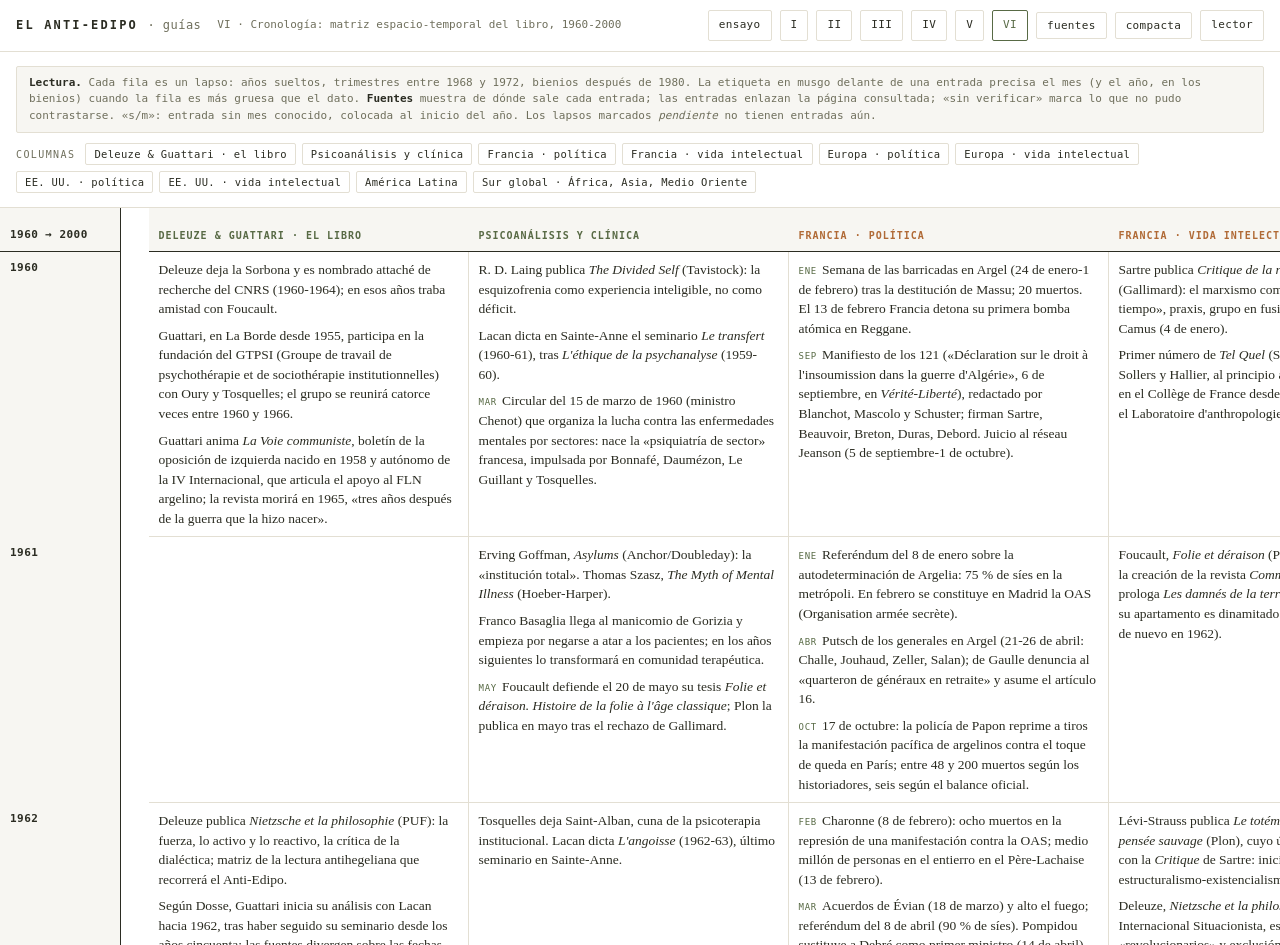
<file: guias/cronologia.html>
<!DOCTYPE html>
<html lang="es">
<head>
<meta charset="utf-8">
<meta name="viewport" content="width=device-width, initial-scale=1">
<title>El Anti-Edipo · cronología</title>
<link rel="stylesheet" href="../estilo.css">
<style>
  /* la matriz ocupa toda la hoja: se anula el ancho máximo de las guías */
  main.matriz{display:block; max-width:none; margin:0}
  #aviso{margin:14px 16px 0; font-family:var(--mono); font-size:11px; color:var(--ink-dim); border:1px solid var(--line); border-radius:var(--r); padding:8px 12px; background:var(--panel); line-height:1.5}
  #aviso b{color:var(--ink); font-weight:600}

  /* filtros de columnas */
  #filtros{display:flex; flex-wrap:wrap; gap:6px; align-items:center; padding:10px 16px 6px}
  #filtros .rot{font-size:10px; letter-spacing:.14em; text-transform:uppercase; color:var(--ink-dim); margin-right:4px}
  #filtros .btn{padding:4px 8px; font-size:10.5px}
  #filtros .btn.off{opacity:.45; text-decoration:line-through}

  /* la cuadrícula */
  #marco{overflow:auto; max-height:calc(100vh - var(--hdr) - 110px); border-top:1px solid var(--line); margin-top:8px}
  #grid{display:grid; grid-auto-rows:minmax(44px, auto); font-family:var(--serif); font-size:13.5px; line-height:1.45; width:max-content; min-width:100%}
  .celda{border-bottom:1px solid var(--line); border-right:1px solid var(--line); padding:8px 10px; background:var(--paper); min-width:220px; max-width:320px}
  .celda.vacia{background:var(--paper)}
  .cab{
    position:sticky; top:0; z-index:3; background:var(--panel); border-bottom:1px solid var(--ink);
    font-family:var(--mono); font-size:10px; letter-spacing:.1em; text-transform:uppercase; color:var(--ink-dim); font-weight:600;
    padding:10px 10px 8px; display:flex; align-items:flex-end;
  }
  .cab.g-obra{color:var(--moss)}
  .cab.g-francia{color:var(--warm)}
  .cab.g-europa{color:var(--steel)}
  .cab.g-eeuu{color:var(--steel)}
  .cab.g-sur{color:var(--warm)}
  .tiempo{
    position:sticky; left:0; z-index:2; background:var(--panel); border-right:1px solid var(--ink);
    font-family:var(--mono); font-size:11px; color:var(--ink); font-weight:600; letter-spacing:.04em;
    min-width:11em; max-width:11em; padding:8px 10px; font-variant-numeric:tabular-nums;
  }
  .tiempo.esquina{z-index:4; top:0}
  .tiempo.fina{color:var(--moss)}
  .tiempo.pendiente{color:var(--ink-dim); font-weight:400}
  .tiempo.pendiente::after{content:"pendiente"; display:block; font-size:8.5px; letter-spacing:.12em; text-transform:uppercase; opacity:.7; margin-top:2px}
  .tiempo .lustro{display:block; font-size:9px; color:var(--ink-dim); font-weight:400; letter-spacing:.1em; margin-top:2px}
  .ent{margin:0 0 7px; hyphens:auto}
  .ent:last-child{margin-bottom:0}
  .ent .f{font-family:var(--mono); font-size:9px; letter-spacing:.08em; text-transform:uppercase; color:var(--moss); margin-right:5px; white-space:nowrap}
  .ent .src{display:none; font-family:var(--mono); font-size:9px; color:var(--ink-dim); margin-top:2px}
  .ent .src a{color:inherit; text-decoration:none; border-bottom:1px dotted currentColor}
  .ent .src a:hover{color:var(--warm)}
  .ent .src.verif{color:var(--moss)}
  body.con-fuentes .ent .src{display:block}
  #fuentes.activo{border-color:var(--moss); color:var(--moss)}
  .ent em{font-style:italic}

  /* columnas apagadas */
  .col-off{display:none !important}

  /* resaltado de la fila bajo el cursor */
  .celda:hover, .tiempo:hover{background:#f3f1ea}

  /* compactar */
  body.compacta #grid{font-size:12px; line-height:1.35}
  body.compacta .celda{padding:5px 8px; min-width:180px; max-width:260px}
  #compacta.activo{border-color:var(--moss); color:var(--moss)}

  @media (max-width:900px){
    #marco{max-height:calc(100vh - var(--hdr) - 150px)}
    .tiempo{min-width:7.5em; max-width:7.5em; font-size:10px}
  }
  @media print{
    #filtros, #aviso{display:none}
    #marco{max-height:none; overflow:visible}
    #grid{font-size:9pt}
    .celda{min-width:0; max-width:none}
  }
</style>
</head>
<body>
  <header class="barra">
    <h1 id="marca"><a href="../index.html">EL ANTI-EDIPO</a> <span>· guías</span></h1>
    <div id="estado">VI · Cronología: matriz espacio-temporal del libro, 1960-2000</div>
    <div class="acciones">
      <a class="btn" href="ensayo_introductorio.html" title="ensayo introductorio">ensayo</a>
      <a class="btn" href="lector_informe_anti_edipo.html" title="contextualización">I</a>
      <a class="btn" href="prolegomenos_anti_edipo_lector.html" title="prolegómenos">II</a>
      <a class="btn" href="lector_primer_deleuze.html" title="el primer Deleuze">III</a>
      <a class="btn" href="lector_anti_edipo_capitulo_1.html" title="capítulo I">IV</a>
      <a class="btn" href="lector_triadas_capitulo_1.html" title="tríadas del capítulo I">V</a>
      <a class="btn actual" href="cronologia.html" title="cronología">VI</a>
      <button id="fuentes" class="btn" type="button" title="Mostrar la fuente de cada entrada">fuentes</button>
      <button id="compacta" class="btn" type="button" title="Letra menor, más columnas en pantalla">compacta</button>
      <a class="btn" href="https://carloszevallostrigoso.github.io/ae/" target="ae-lector" title="Abrir el lector del Anti-Edipo">lector</a>
    </div>
  </header>
  <main class="matriz">
    <div id="aviso"><b>Lectura.</b> Cada fila es un lapso: años sueltos, trimestres entre 1968 y 1972, bienios después de 1980. La etiqueta en musgo delante de una entrada precisa el mes (y el año, en los bienios) cuando la fila es más gruesa que el dato. <b>Fuentes</b> muestra de dónde sale cada entrada; las entradas enlazan la página consultada; «sin verificar» marca lo que no pudo contrastarse. «s/m»: entrada sin mes conocido, colocada al inicio del año. Los lapsos marcados <em>pendiente</em> no tienen entradas aún.</div>
    <div id="filtros"><span class="rot">Columnas</span></div>
    <div id="marco"><div id="grid" role="table" aria-label="Matriz cronológica"></div></div>
  </main>
<script>
(function(){
  'use strict';
  const $ = id => document.getElementById(id);
  const MESES = ['ene','feb','mar','abr','may','jun','jul','ago','sep','oct','nov','dic'];
  const barra = document.querySelector('header.barra');
  function medirBarra(){ if (barra) document.documentElement.style.setProperty('--hdr', barra.offsetHeight + 'px'); }
  medirBarra(); window.addEventListener('resize', medirBarra);

  // claves comparables: "1969-06" → "1969-06", "1969" → "1969-00" (inicio) / "1969-99" (fin)
  const ini = f => f.length === 4 ? f + '-00' : f;
  const fin = f => f.length === 4 ? f + '-99' : f;

  function etiqueta(fecha, fila){
    // sólo cuando la entrada es más precisa que la fila
    const m = fecha.slice(5, 7);
    const filaEsAnual = fila.desde.length === 4;
    const filaEsTrimestre = !filaEsAnual && fila.desde !== fila.hasta;
    const filaEsBienio = filaEsAnual && fila.desde !== fila.hasta;
    if (filaEsBienio) return fecha.slice(0, 4) + (m ? ' · ' + MESES[parseInt(m, 10) - 1] : '');
    if (!m) return filaEsTrimestre ? 's/m' : '';
    if (filaEsAnual || filaEsTrimestre) return MESES[parseInt(m, 10) - 1] || '';
    return '';
  }
  const verificada = f => !!f && f !== 'consenso' && !/^sin verificar/i.test(f);
  // «cita — https://…» → cita enlazada; varias citas separadas por «;»
  function fuenteHtml(f){
    if (!f) return 'consenso';
    const esc = t => t.replace(/&/g,'&amp;').replace(/</g,'&lt;');
    return f.split(/;\s+(?=[^h])/).map(parte => {
      const m = parte.match(/^(.*?)\s*[—–-]?\s*(https?:\/\/\S+)\s*$/);
      if (!m) return esc(parte.trim());
      const cita = m[1].trim() || m[2].replace(/^https?:\/\//, '').split('/')[0];
      return '<a href="' + esc(m[2]) + '" target="_blank" rel="noopener">' + esc(cita) + '</a>';
    }).join(' · ');
  }
  function rotuloFila(f){
    if (f.rotulo) return f.rotulo;
    return f.desde;
  }

  fetch('cronologia.json').then(r => r.json()).then(d => {
    const cols = d.columnas, filas = d.filas, grid = $('grid');
    grid.style.gridTemplateColumns = '11em ' + cols.map(() => 'minmax(220px, 320px)').join(' ');

    // cabecera
    const esq = document.createElement('div'); esq.className = 'tiempo esquina cab'; esq.textContent = '1960 → 2000'; grid.appendChild(esq);
    cols.forEach(c => {
      const h = document.createElement('div'); h.className = 'cab g-' + c.grupo + ' c-' + c.id; h.textContent = c.titulo; grid.appendChild(h);
    });

    // reparto de entradas por fila y columna
    const porFila = filas.map(() => ({}));
    d.entradas.forEach(e => {
      const k = e.fecha;
      let i = filas.findIndex(f => k >= ini(f.desde) && k <= fin(f.hasta));
      if (i < 0) i = filas.findIndex(f => k.slice(0,4) >= f.desde.slice(0,4) && k.slice(0,4) <= f.hasta.slice(0,4));
      if (i < 0) return;
      (porFila[i][e.col] = porFila[i][e.col] || []).push(e);
    });

    // lapsos todavía no cargados: los de los lotes marcados «pendiente»
    const pendientes = (d.lotes || []).filter(l => l.estado === 'pendiente').map(l => l.rango.split(/[–-]/).map(x => parseInt(x, 10)));
    const esPendiente = f => { const a = parseInt(f.desde, 10); return pendientes.some(([x, y]) => a >= x && a <= y); };

    filas.forEach((f, i) => {
      const t = document.createElement('div');
      t.className = 'tiempo' + (f.desde.length > 4 ? ' fina' : '') + (esPendiente(f) ? ' pendiente' : '');
      t.textContent = rotuloFila(f);
      grid.appendChild(t);
      cols.forEach(c => {
        const cel = document.createElement('div');
        cel.className = 'celda c-' + c.id;
        const ents = (porFila[i][c.id] || []).slice().sort((a, b) => a.fecha < b.fecha ? -1 : 1);
        if (!ents.length) cel.classList.add('vacia');
        ents.forEach(e => {
          const p = document.createElement('div'); p.className = 'ent';
          const et = etiqueta(e.fecha, f);
          p.innerHTML = (et ? '<span class="f">' + et + '</span>' : '') + e.texto + '<div class="src' + (verificada(e.fuente) ? ' verif' : '') + '">' + fuenteHtml(e.fuente) + '</div>';
          cel.appendChild(p);
        });
        grid.appendChild(cel);
      });
    });

    // filtros de columnas
    const filtros = $('filtros');
    cols.forEach(c => {
      const b = document.createElement('button'); b.type = 'button'; b.className = 'btn'; b.textContent = c.titulo.replace(' · ', ' · ');
      b.addEventListener('click', () => {
        b.classList.toggle('off');
        const off = b.classList.contains('off');
        grid.querySelectorAll('.c-' + c.id).forEach(x => x.classList.toggle('col-off', off));
        grid.style.gridTemplateColumns = '11em ' + cols.filter(k => !filtros.querySelector('[data-col="' + k.id + '"]').classList.contains('off')).map(() => 'minmax(220px, 320px)').join(' ');
      });
      b.dataset.col = c.id;
      filtros.appendChild(b);
    });

    $('fuentes').addEventListener('click', () => { document.body.classList.toggle('con-fuentes'); $('fuentes').classList.toggle('activo'); });
    $('compacta').addEventListener('click', () => { document.body.classList.toggle('compacta'); $('compacta').classList.toggle('activo'); });
  }).catch(err => {
    $('grid').innerHTML = '<div style="padding:16px;font-family:var(--mono);font-size:11px;color:var(--ink-dim)">No se pudo cargar cronologia.json (' + err + ').</div>';
  });
})();
</script>
</body>
</html>
</file>
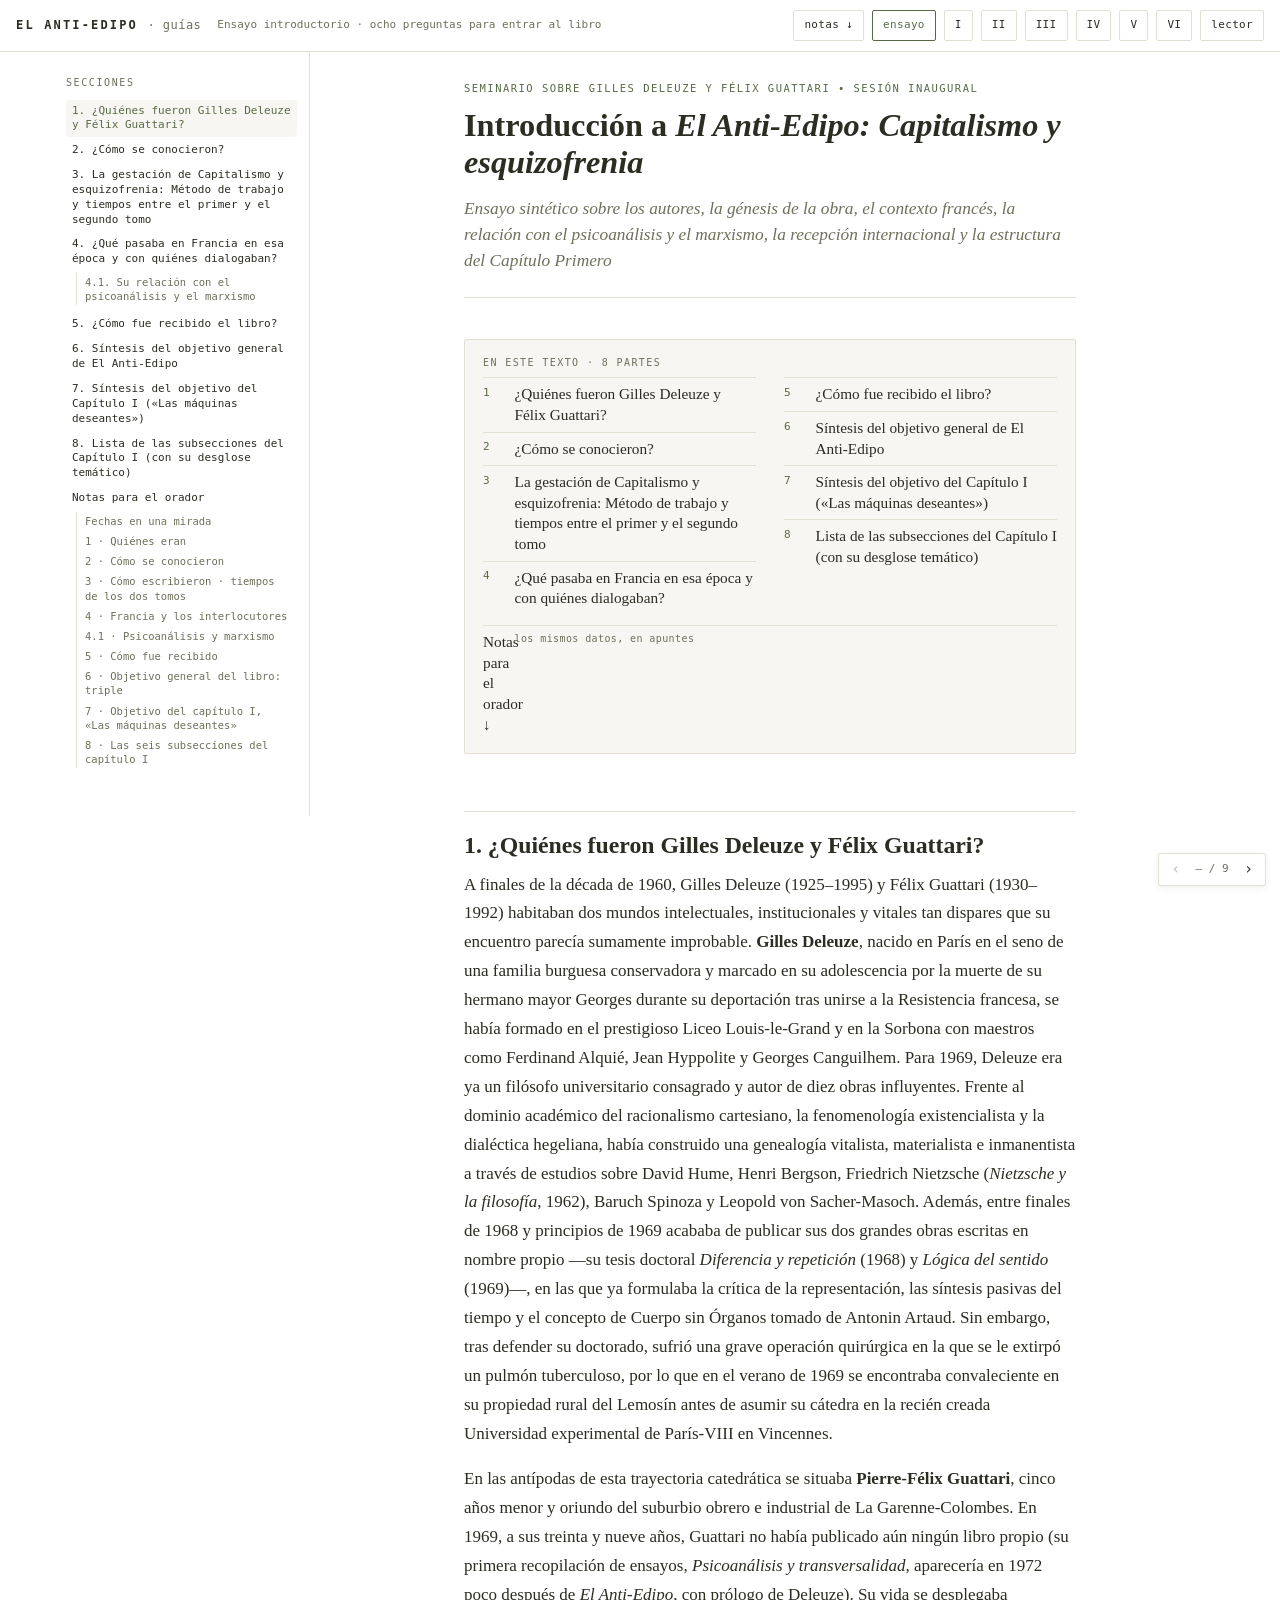
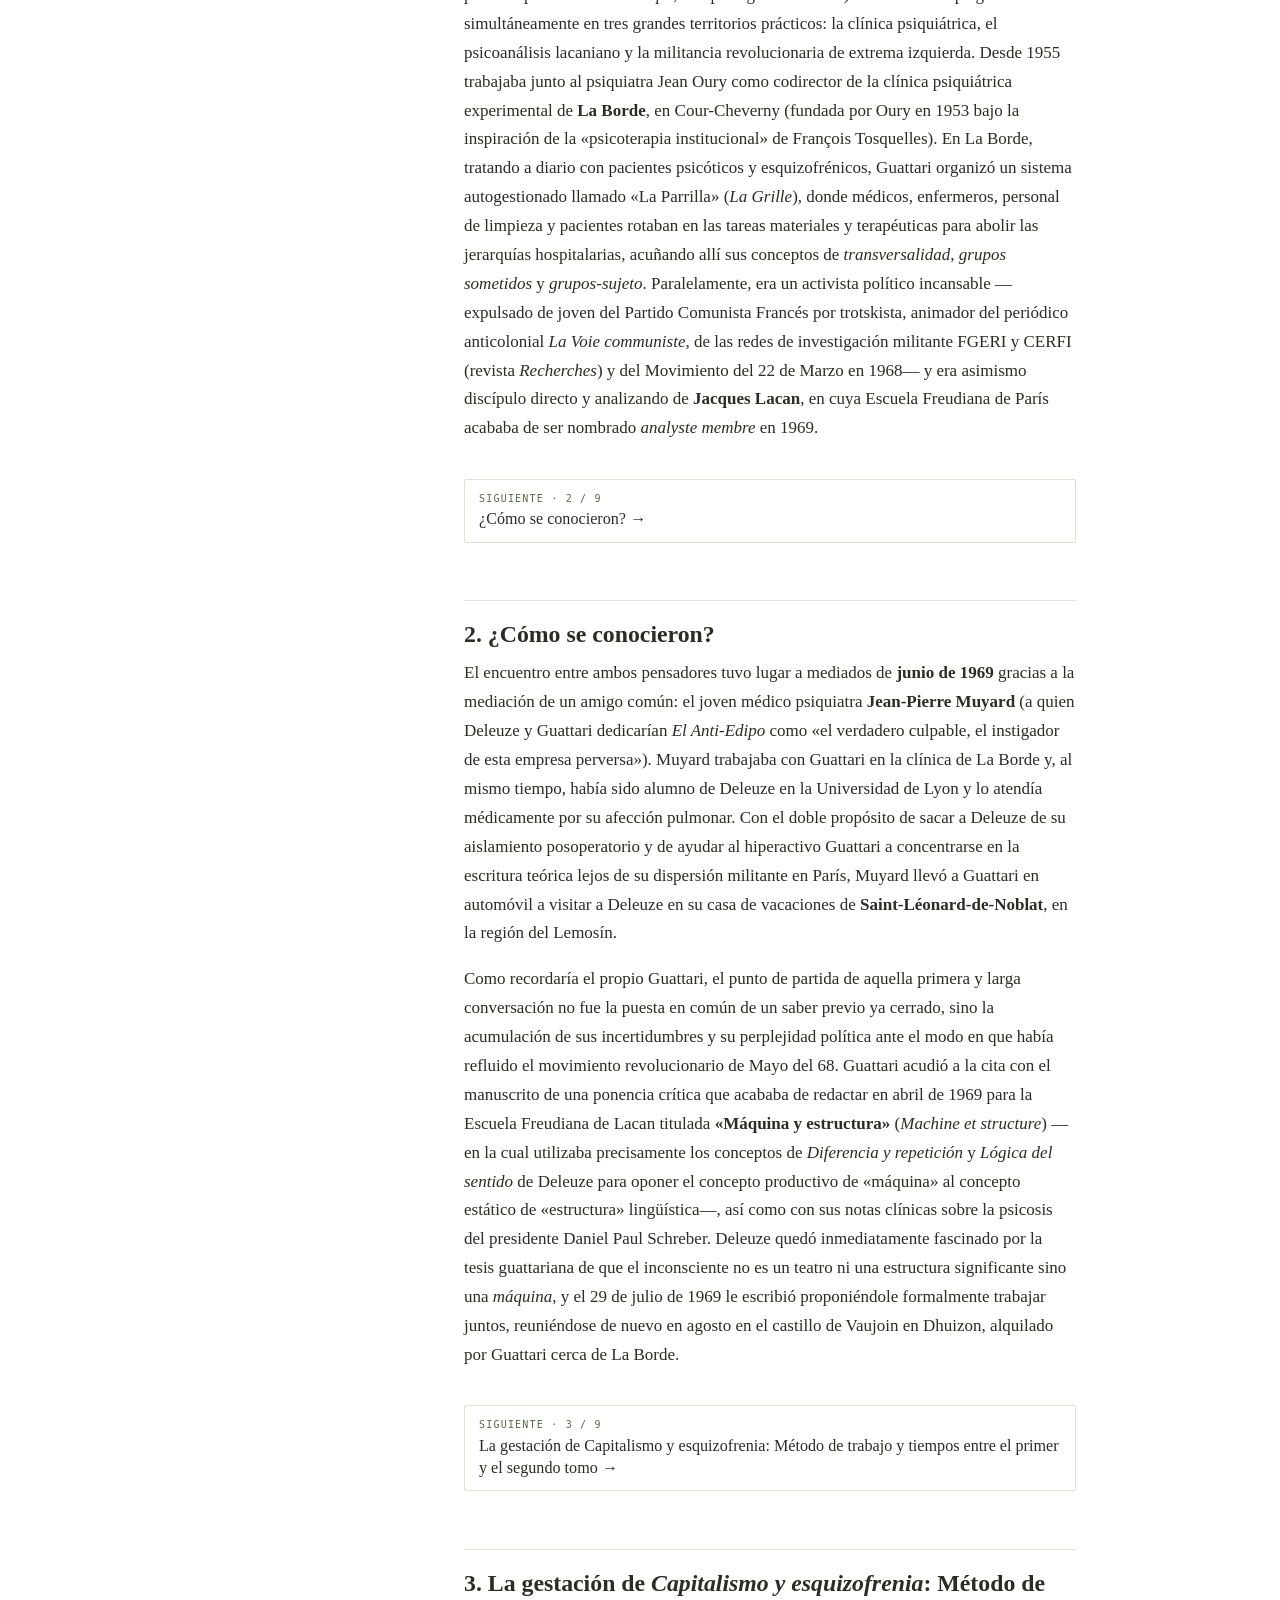
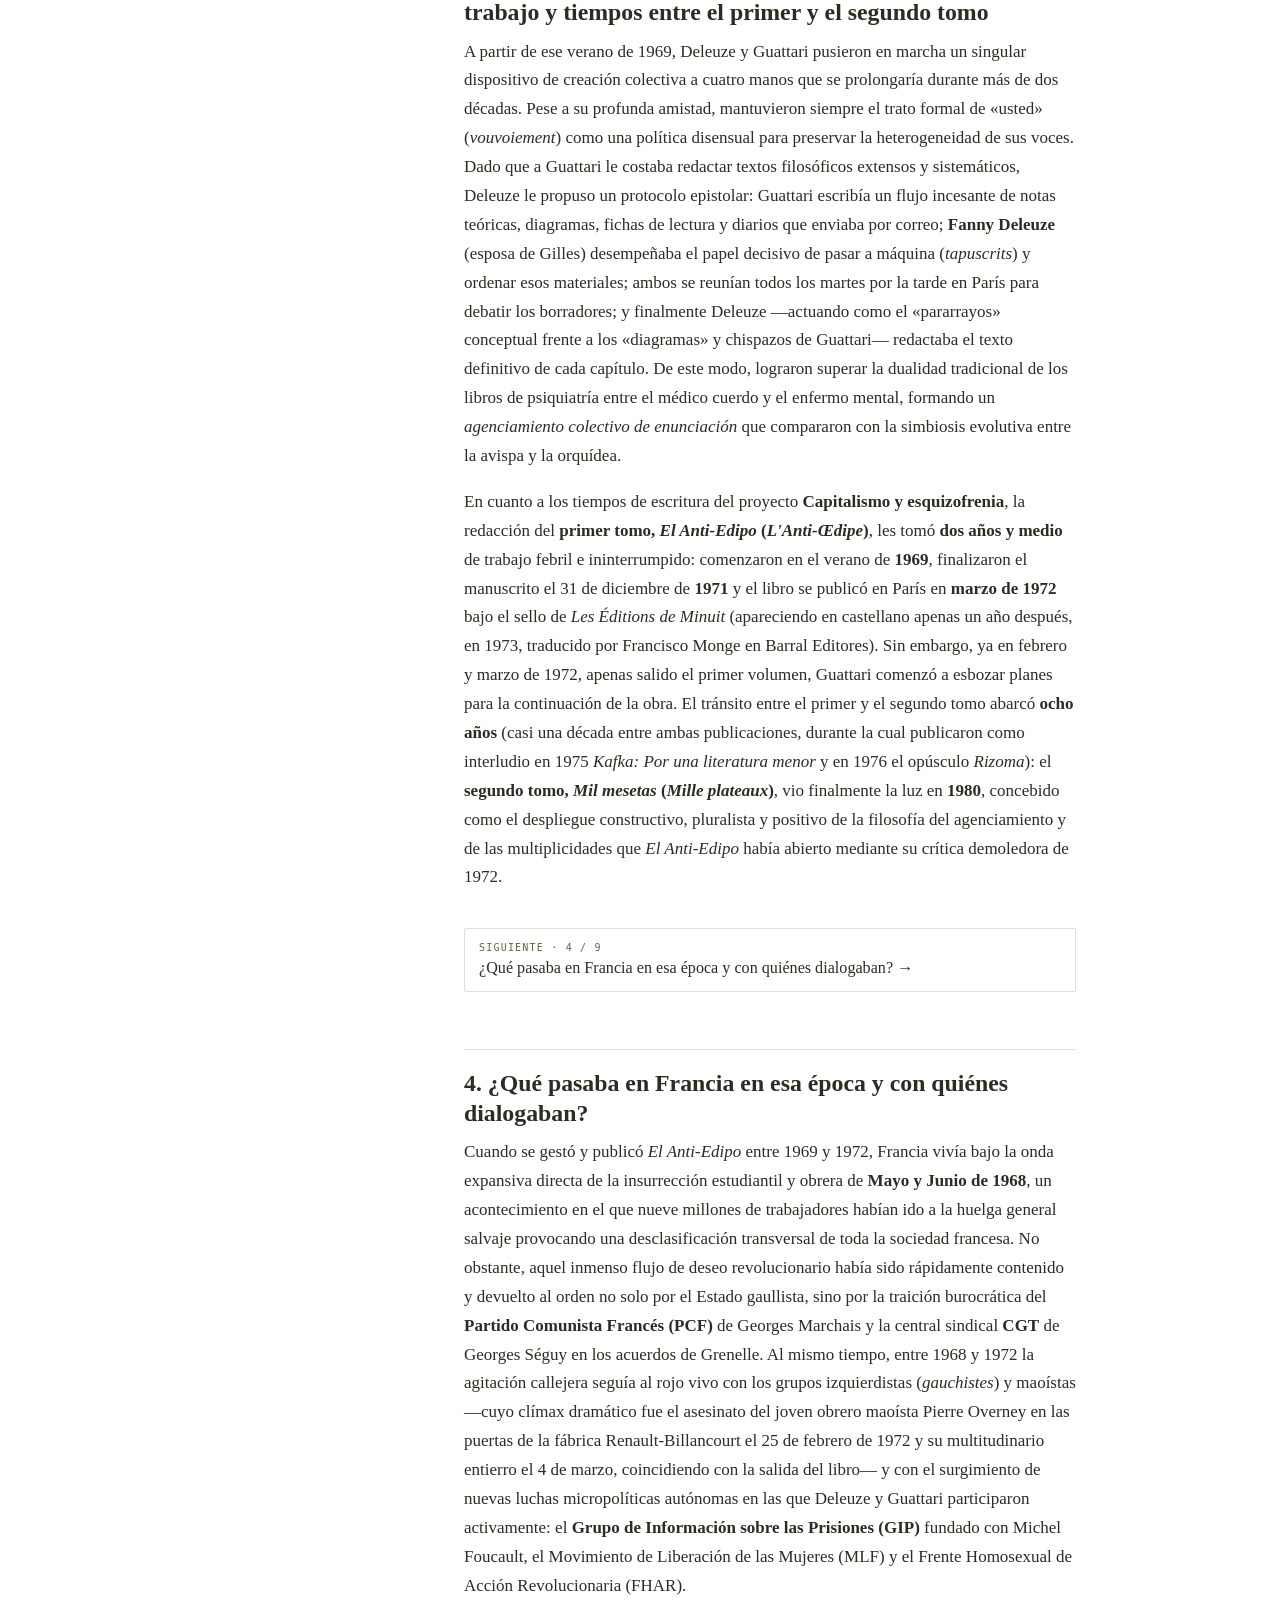
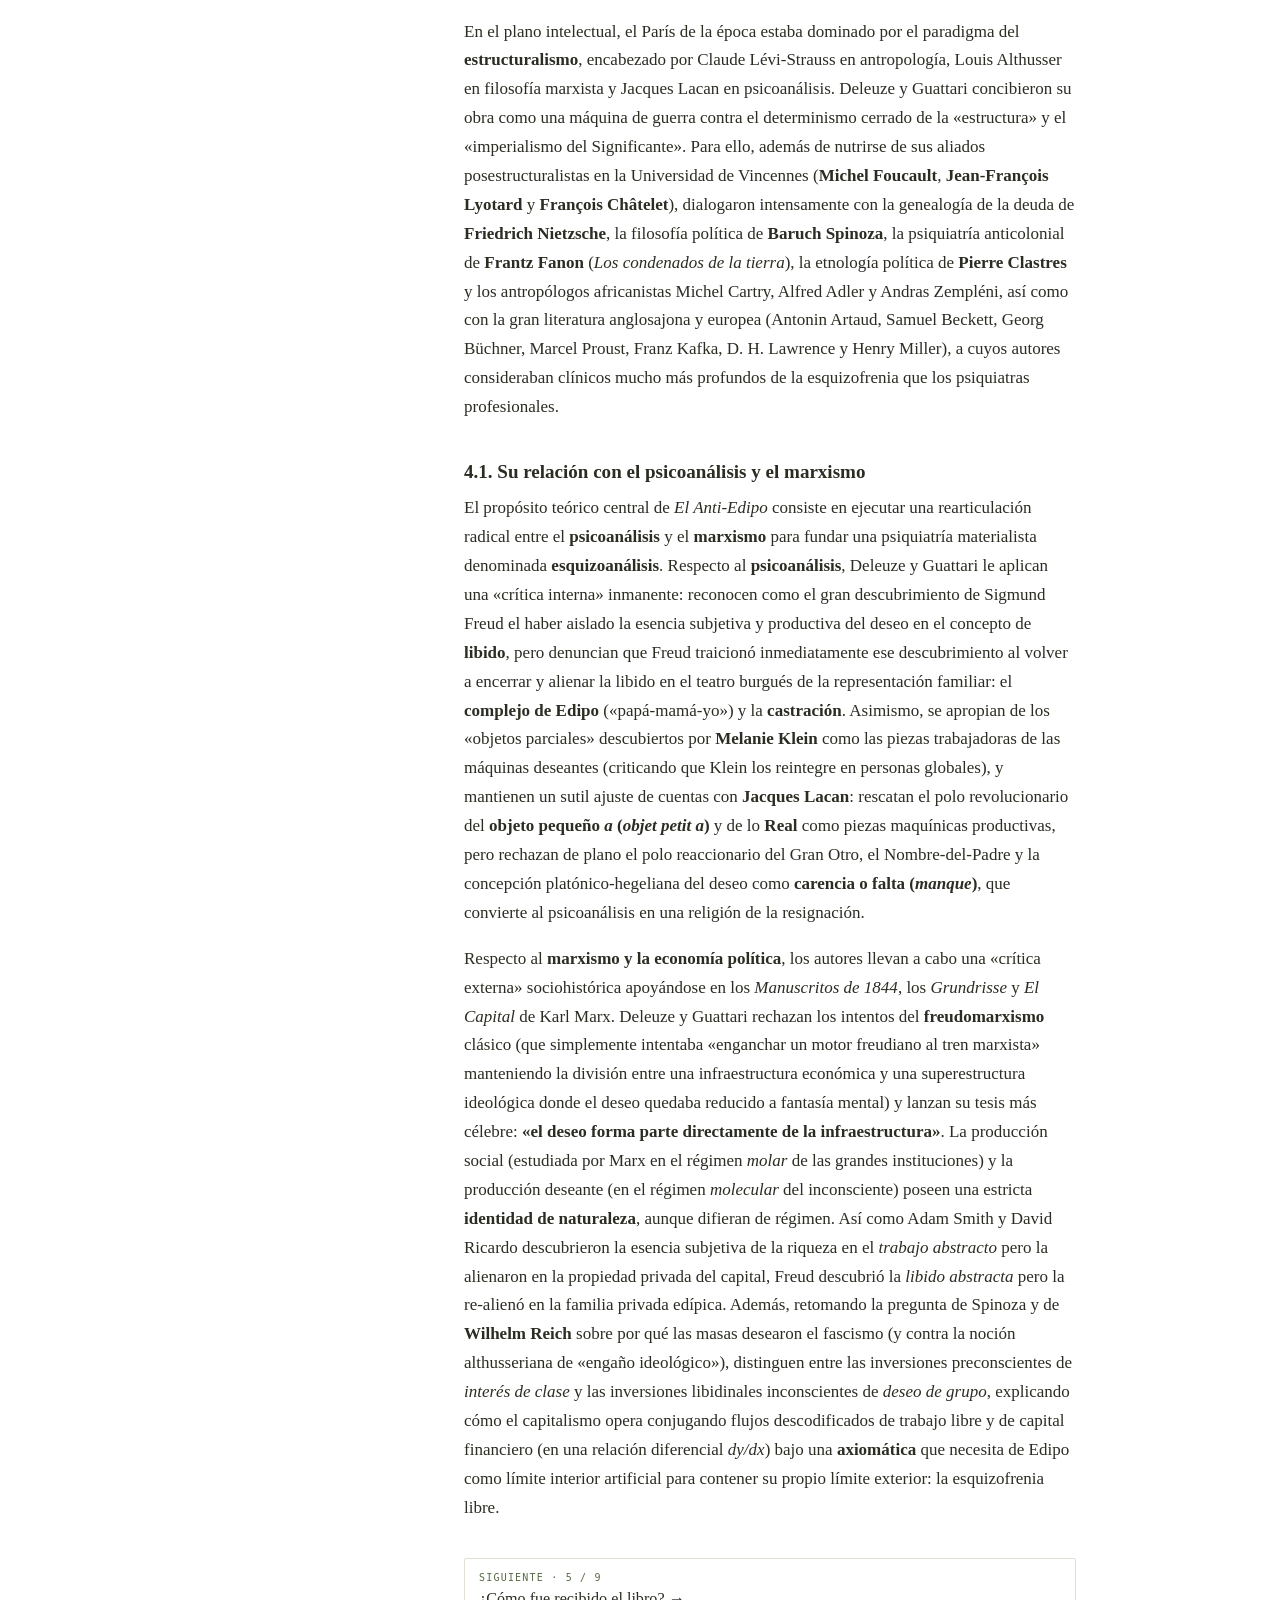
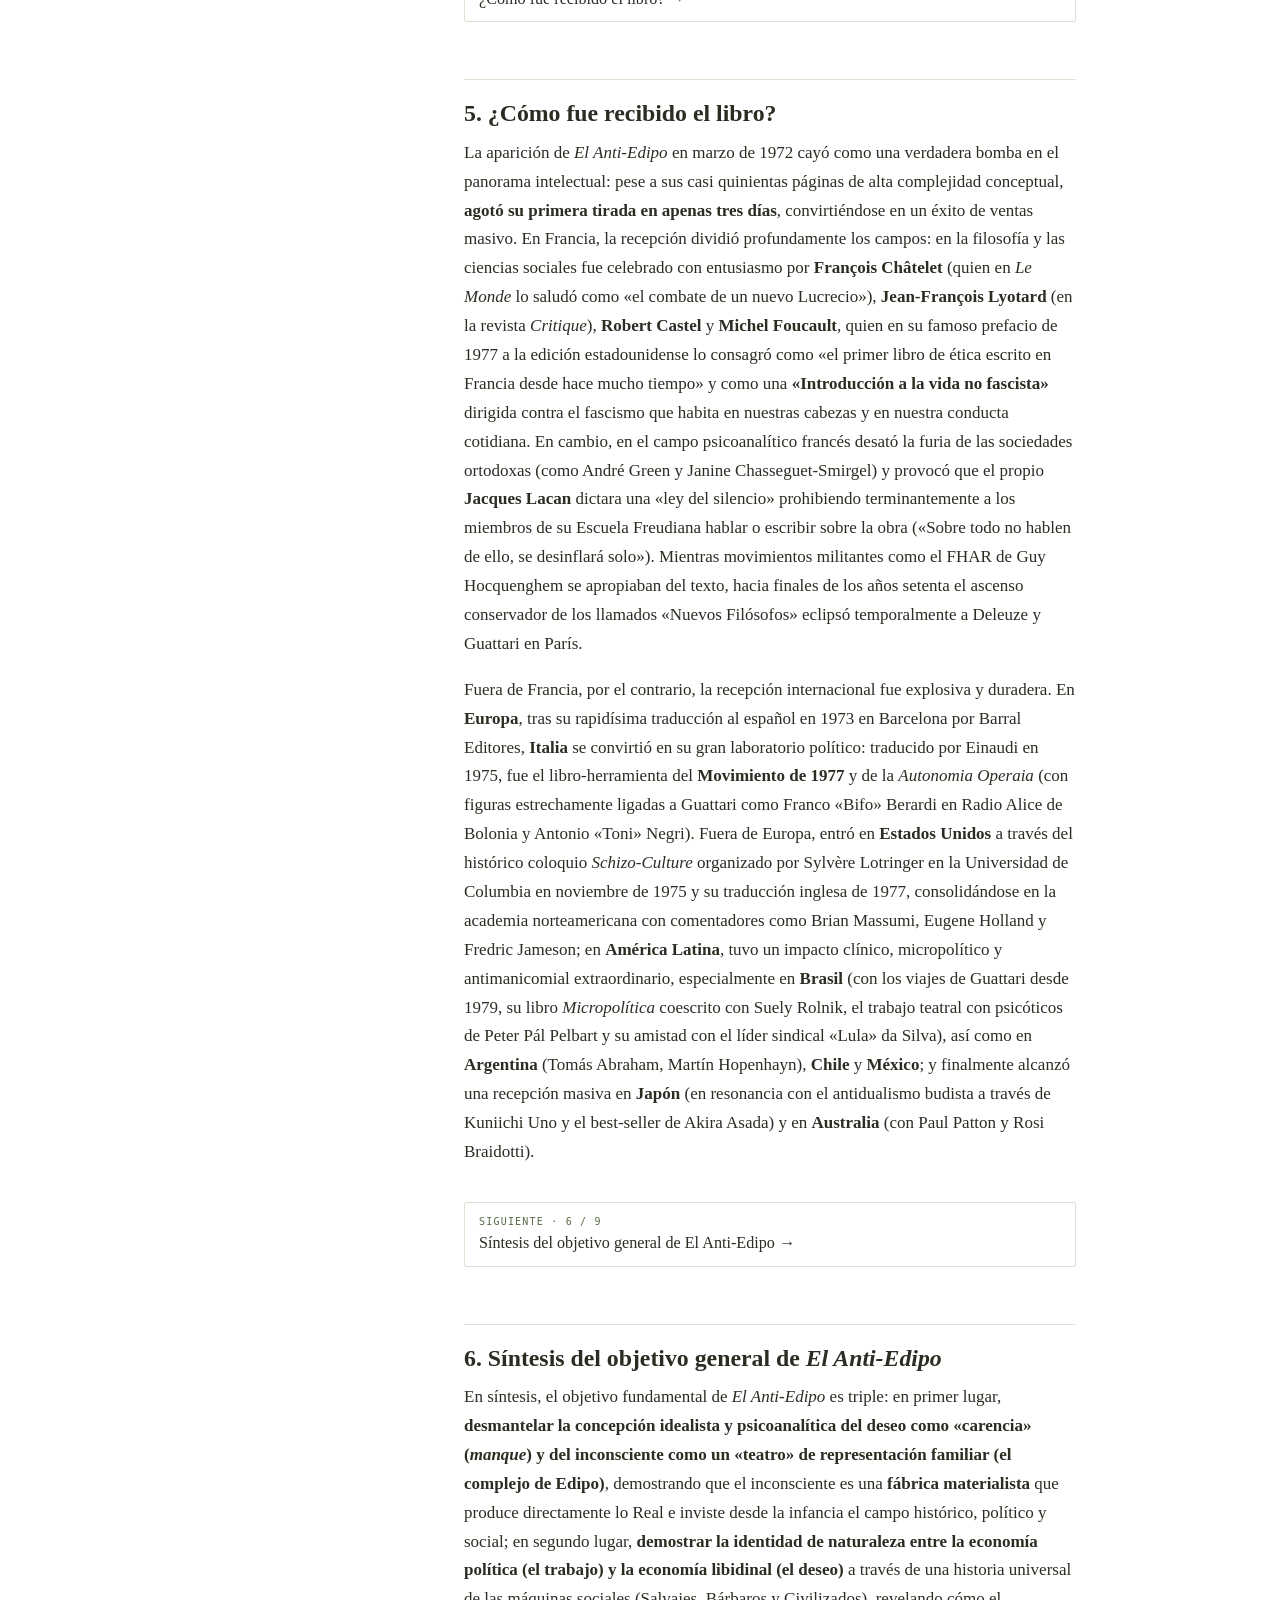
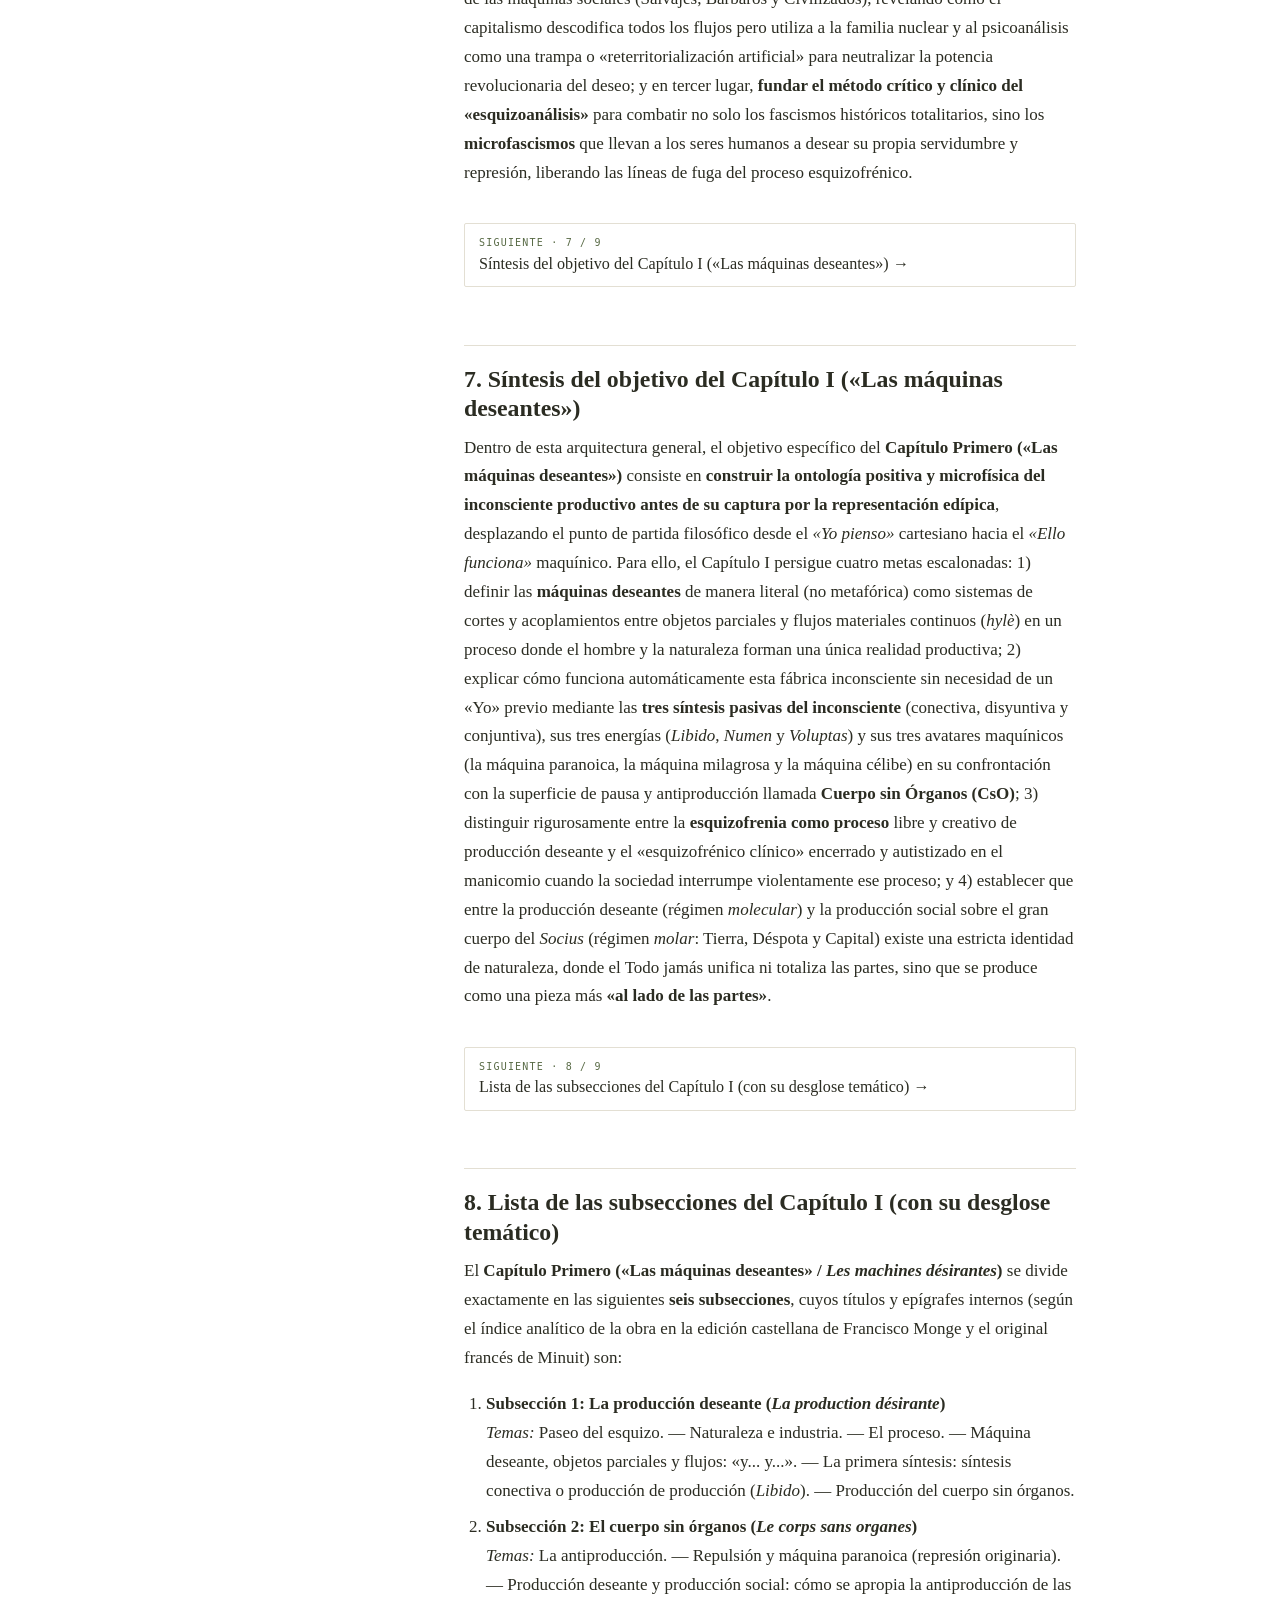
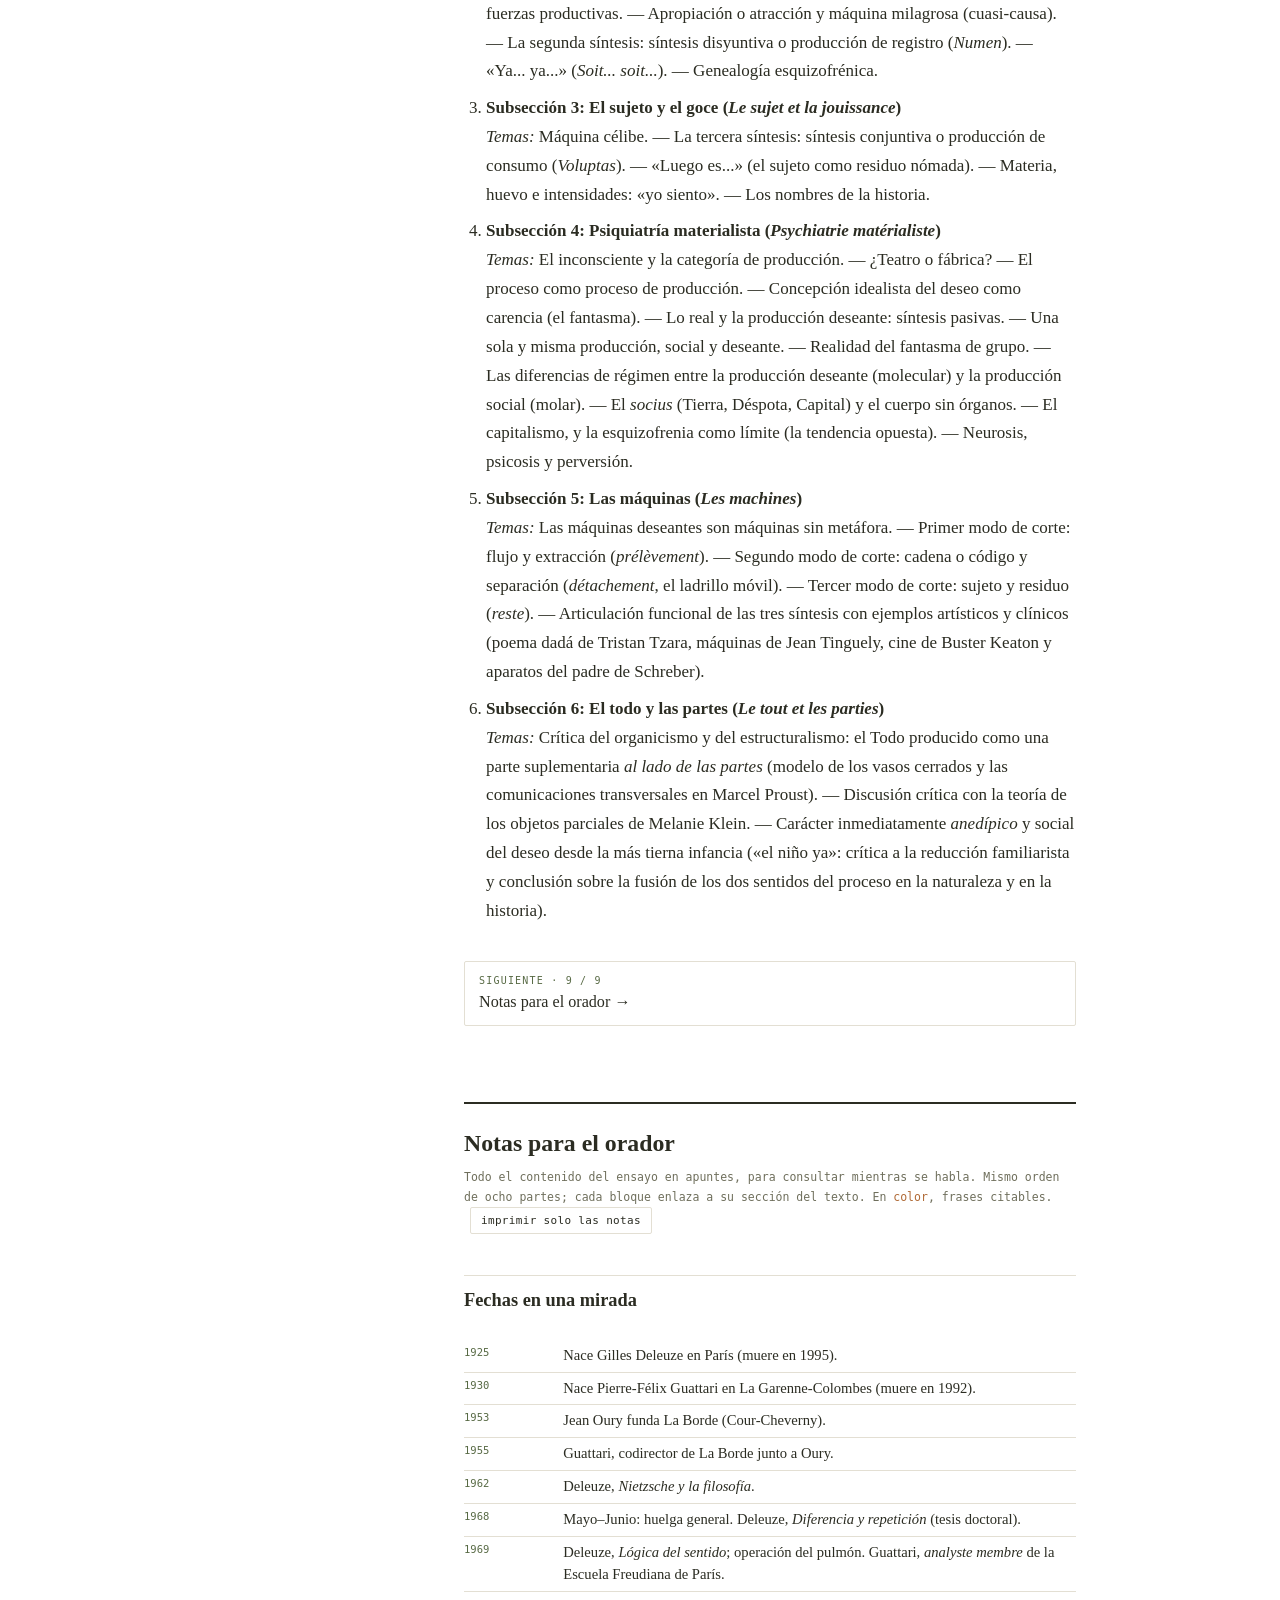
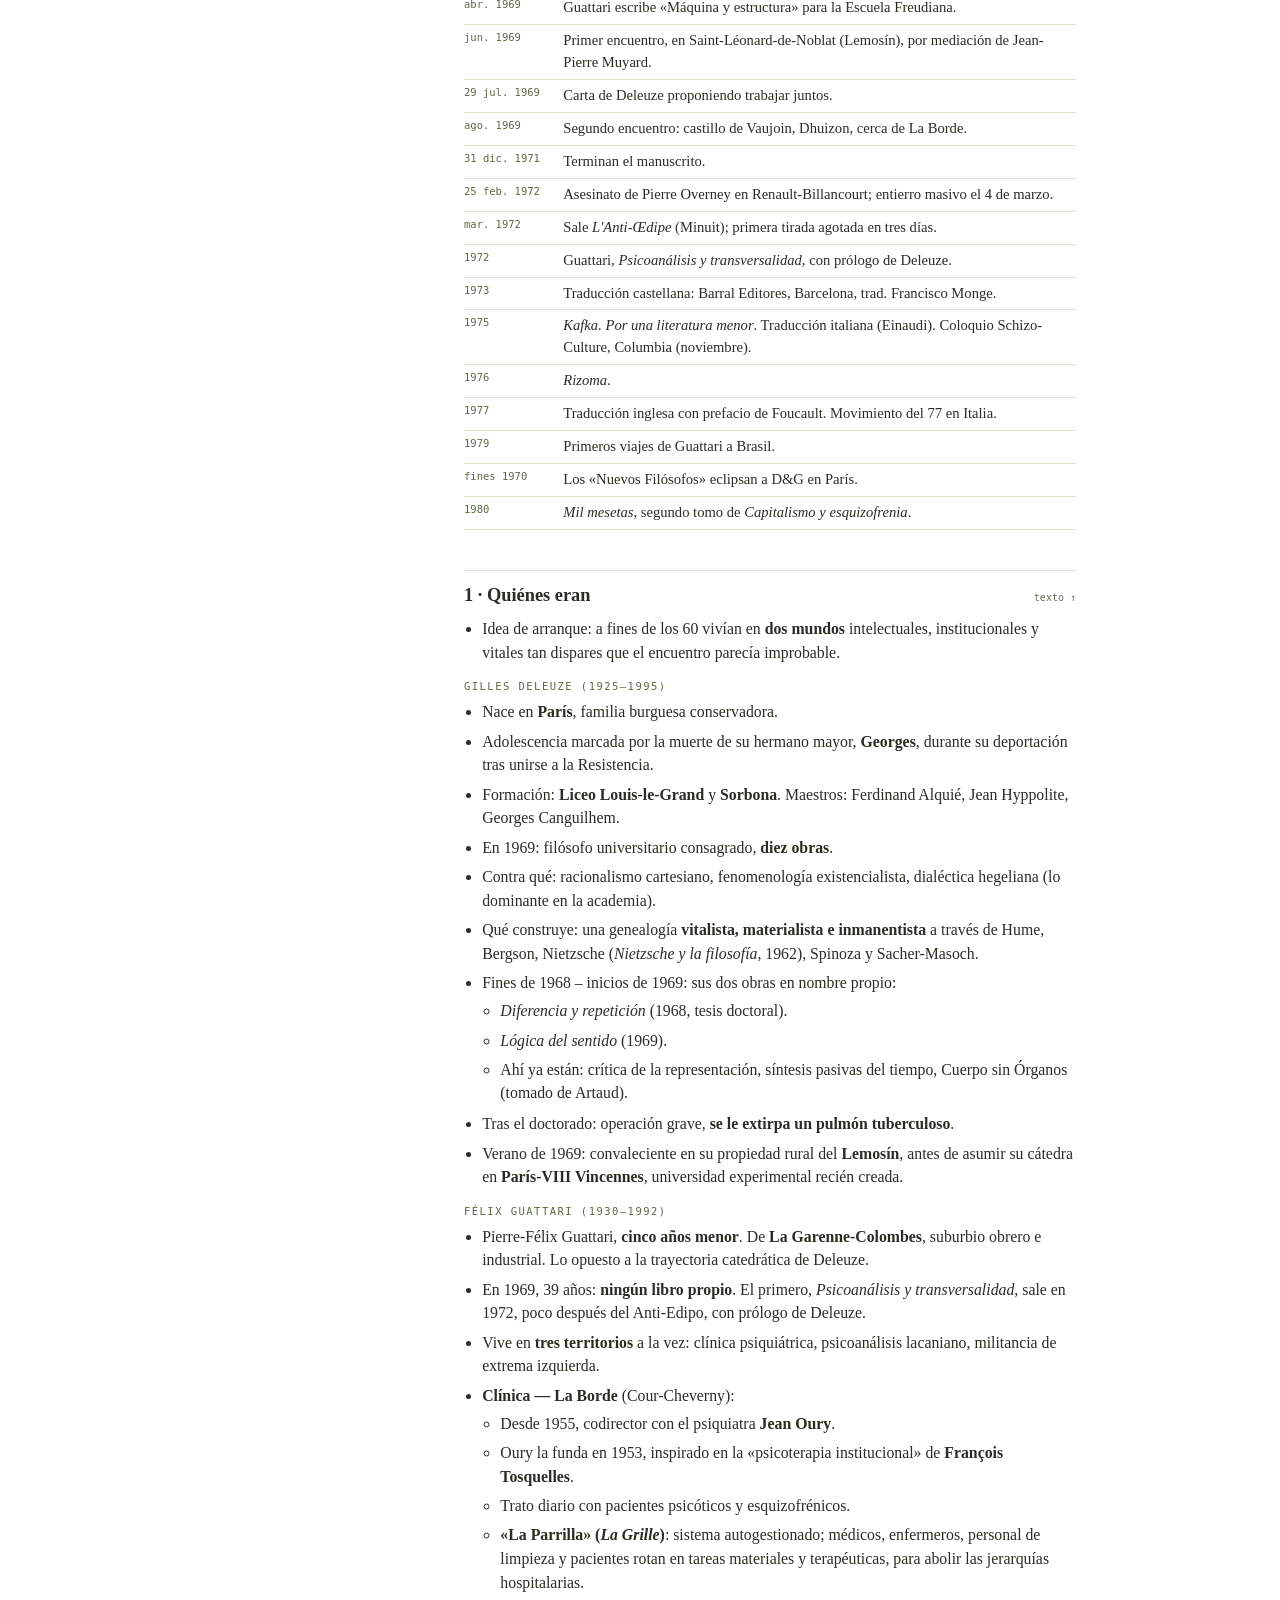
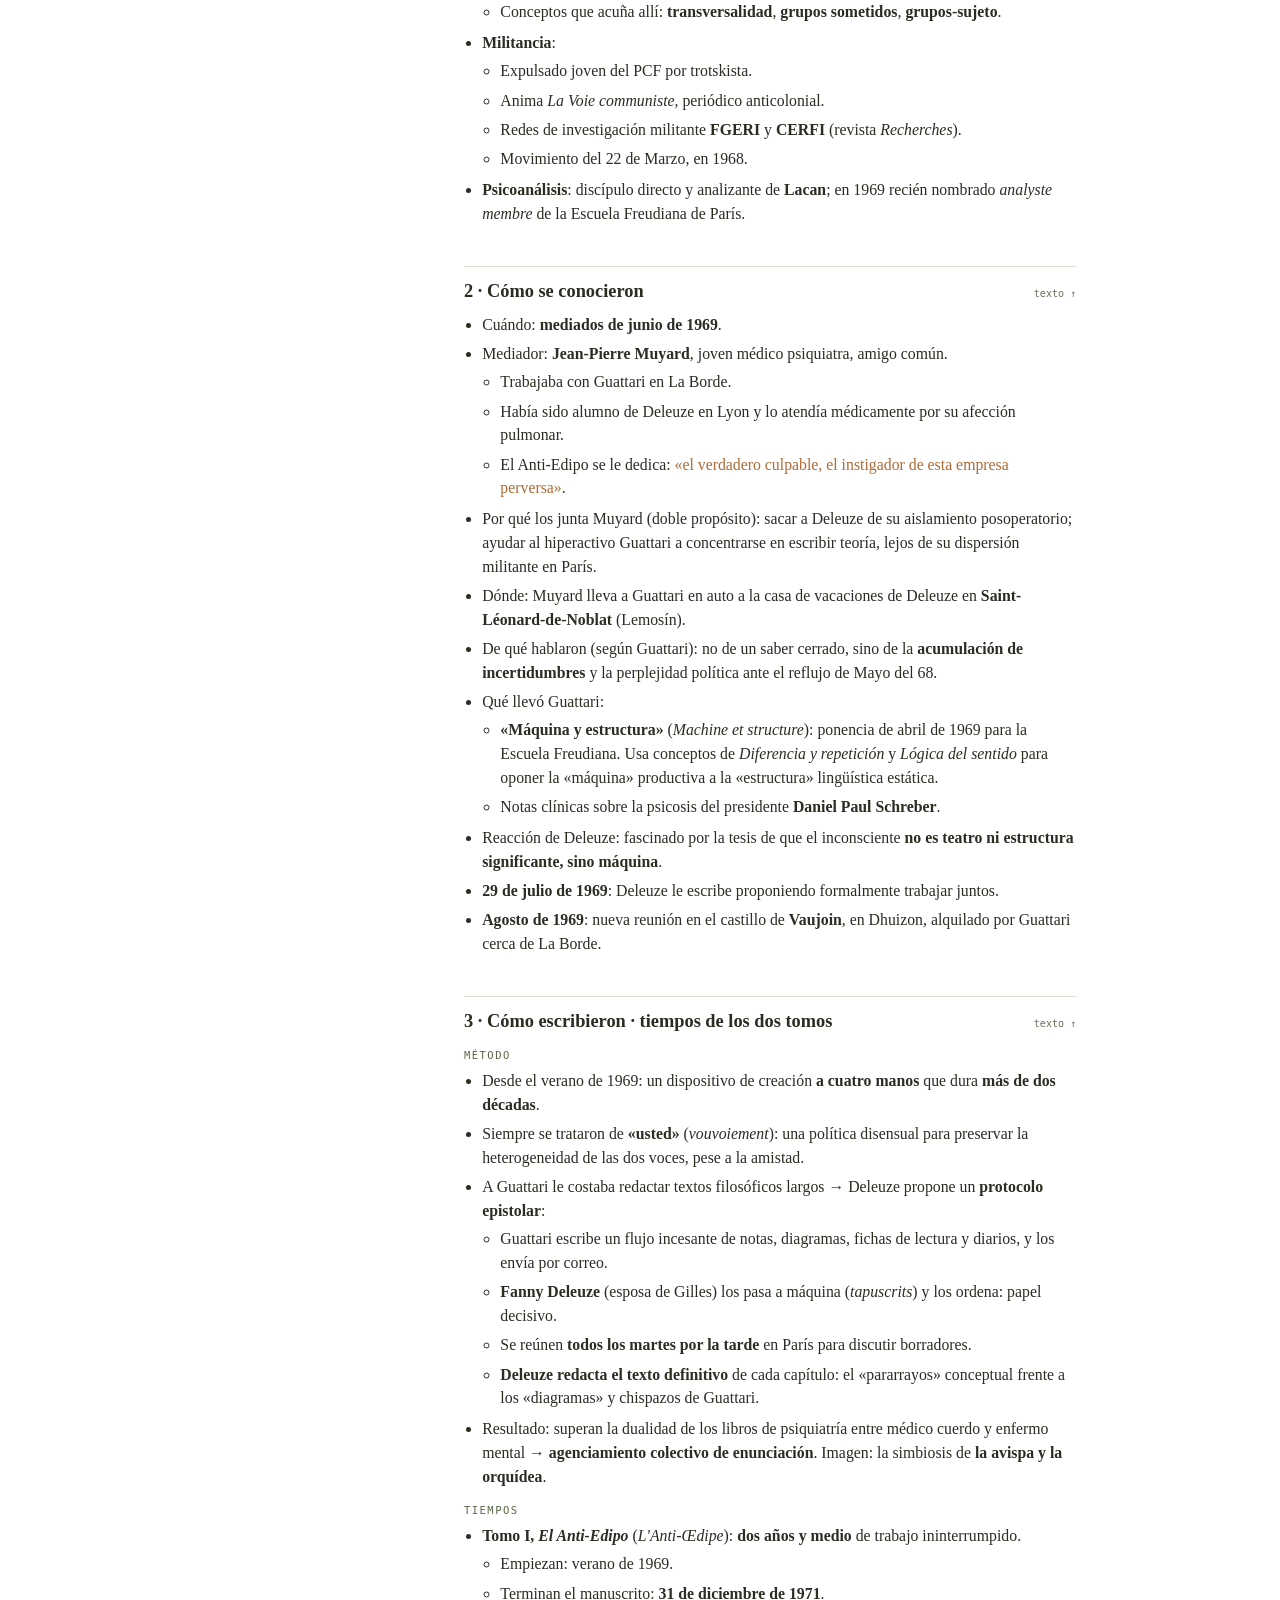
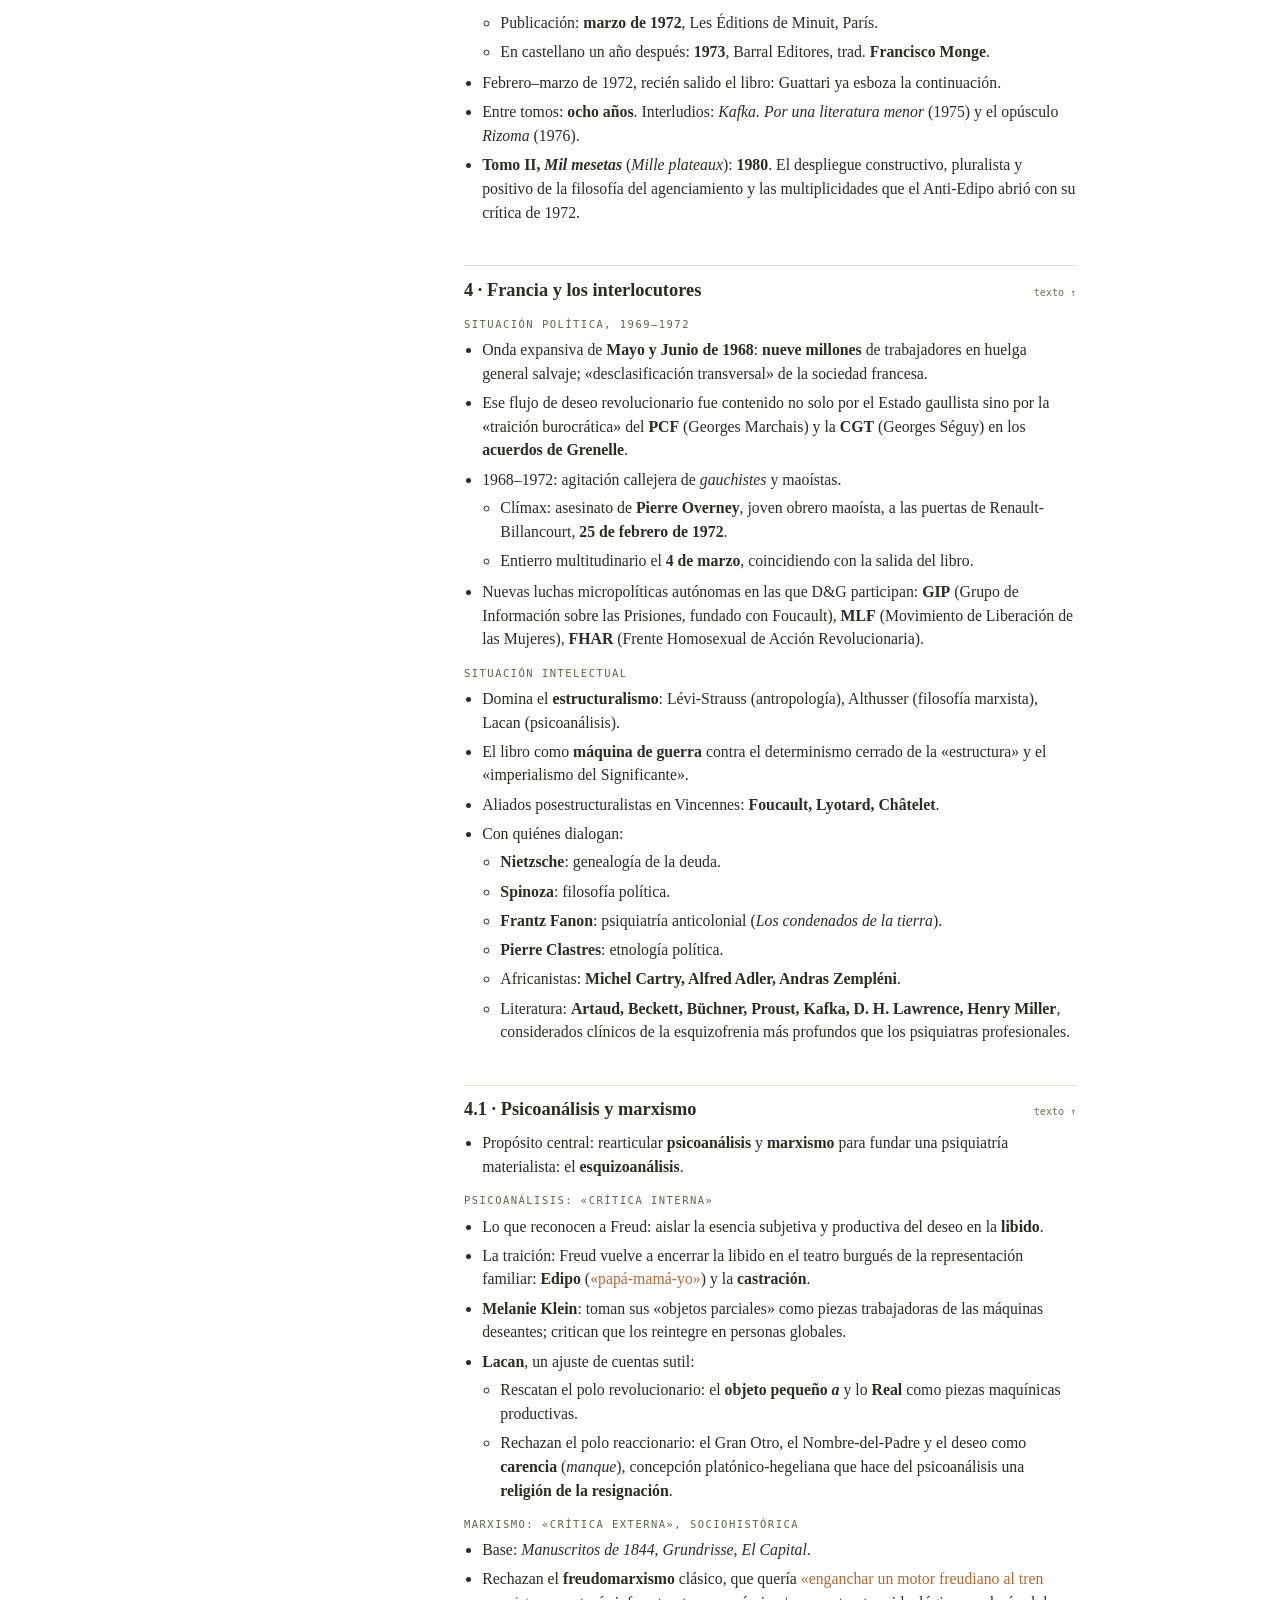
<file: guias/ensayo_introductorio.html>
<!DOCTYPE html>
<html lang="es">
<head>
<meta charset="utf-8">
<meta name="viewport" content="width=device-width, initial-scale=1">
<title>El Anti-Edipo · ensayo introductorio</title>
<link rel="stylesheet" href="../estilo.css">
</head>
<body class="pasos">
  <header class="barra">
    <h1 id="marca"><a href="../index.html">EL ANTI-EDIPO</a> <span>· guías</span></h1>
    <div id="estado">Ensayo introductorio · ocho preguntas para entrar al libro</div>
    <div class="acciones">
      <button id="toggleToc" class="btn" type="button">índice</button>
      <a class="btn" href="#notas" title="Notas para el orador">notas ↓</a>
      <a class="btn actual" href="ensayo_introductorio.html" title="ensayo introductorio">ensayo</a>
      <a class="btn" href="lector_informe_anti_edipo.html" title="contextualización">I</a>
      <a class="btn" href="prolegomenos_anti_edipo_lector.html" title="prolegómenos">II</a>
      <a class="btn" href="lector_primer_deleuze.html" title="el primer Deleuze">III</a>
      <a class="btn" href="lector_anti_edipo_capitulo_1.html" title="capítulo I">IV</a>
      <a class="btn" href="lector_triadas_capitulo_1.html" title="tríadas del capítulo I">V</a>
      <a class="btn" href="cronologia.html" title="cronología">VI</a>
      <a class="btn" href="https://carloszevallostrigoso.github.io/ae/" target="ae-lector" title="Abrir el lector del Anti-Edipo">lector</a>
    </div>
  </header>
  <main>
    <nav id="toc" aria-label="Secciones"><h2>Secciones</h2><ol id="tocLista"></ol></nav>
    <article>
      <div id="doc">
<header>
                <div class="kicker">Seminario sobre Gilles Deleuze y Félix Guattari • Sesión Inaugural</div>
                <h1>Introducción a <em>El Anti-Edipo: Capitalismo y esquizofrenia</em></h1>
                <p class="subtitulo">Ensayo sintético sobre los autores, la génesis de la obra, el contexto francés, la relación con el psicoanálisis y el marxismo, la recepción internacional y la estructura del Capítulo Primero</p>
            </header>

            <section id="sec-1">
                <h2>1. ¿Quiénes fueron Gilles Deleuze y Félix Guattari?</h2>
                <p>A finales de la década de 1960, Gilles Deleuze (1925–1995) y Félix Guattari (1930–1992) habitaban dos mundos intelectuales, institucionales y vitales tan dispares que su encuentro parecía sumamente improbable. <strong>Gilles Deleuze</strong>, nacido en París en el seno de una familia burguesa conservadora y marcado en su adolescencia por la muerte de su hermano mayor Georges durante su deportación tras unirse a la Resistencia francesa, se había formado en el prestigioso Liceo Louis-le-Grand y en la Sorbona con maestros como Ferdinand Alquié, Jean Hyppolite y Georges Canguilhem. Para 1969, Deleuze era ya un filósofo universitario consagrado y autor de diez obras influyentes. Frente al dominio académico del racionalismo cartesiano, la fenomenología existencialista y la dialéctica hegeliana, había construido una genealogía vitalista, materialista e inmanentista a través de estudios sobre David Hume, Henri Bergson, Friedrich Nietzsche (<em>Nietzsche y la filosofía</em>, 1962), Baruch Spinoza y Leopold von Sacher-Masoch. Además, entre finales de 1968 y principios de 1969 acababa de publicar sus dos grandes obras escritas en nombre propio —su tesis doctoral <em>Diferencia y repetición</em> (1968) y <em>Lógica del sentido</em> (1969)—, en las que ya formulaba la crítica de la representación, las síntesis pasivas del tiempo y el concepto de Cuerpo sin Órganos tomado de Antonin Artaud. Sin embargo, tras defender su doctorado, sufrió una grave operación quirúrgica en la que se le extirpó un pulmón tuberculoso, por lo que en el verano de 1969 se encontraba convaleciente en su propiedad rural del Lemosín antes de asumir su cátedra en la recién creada Universidad experimental de París-VIII en Vincennes.</p>
                <p>En las antípodas de esta trayectoria catedrática se situaba <strong>Pierre-Félix Guattari</strong>, cinco años menor y oriundo del suburbio obrero e industrial de La Garenne-Colombes. En 1969, a sus treinta y nueve años, Guattari no había publicado aún ningún libro propio (su primera recopilación de ensayos, <em>Psicoanálisis y transversalidad</em>, aparecería en 1972 poco después de <em>El Anti-Edipo</em>, con prólogo de Deleuze). Su vida se desplegaba simultáneamente en tres grandes territorios prácticos: la clínica psiquiátrica, el psicoanálisis lacaniano y la militancia revolucionaria de extrema izquierda. Desde 1955 trabajaba junto al psiquiatra Jean Oury como codirector de la clínica psiquiátrica experimental de <strong>La Borde</strong>, en Cour-Cheverny (fundada por Oury en 1953 bajo la inspiración de la «psicoterapia institucional» de François Tosquelles). En La Borde, tratando a diario con pacientes psicóticos y esquizofrénicos, Guattari organizó un sistema autogestionado llamado «La Parrilla» (<em>La Grille</em>), donde médicos, enfermeros, personal de limpieza y pacientes rotaban en las tareas materiales y terapéuticas para abolir las jerarquías hospitalarias, acuñando allí sus conceptos de <em>transversalidad</em>, <em>grupos sometidos</em> y <em>grupos-sujeto</em>. Paralelamente, era un activista político incansable —expulsado de joven del Partido Comunista Francés por trotskista, animador del periódico anticolonial <em>La Voie communiste</em>, de las redes de investigación militante FGERI y CERFI (revista <em>Recherches</em>) y del Movimiento del 22 de Marzo en 1968— y era asimismo discípulo directo y analizando de <strong>Jacques Lacan</strong>, en cuya Escuela Freudiana de París acababa de ser nombrado <em>analyste membre</em> en 1969.</p>
            </section>

            <section id="sec-2">
                <h2>2. ¿Cómo se conocieron?</h2>
                <p>El encuentro entre ambos pensadores tuvo lugar a mediados de <strong>junio de 1969</strong> gracias a la mediación de un amigo común: el joven médico psiquiatra <strong>Jean-Pierre Muyard</strong> (a quien Deleuze y Guattari dedicarían <em>El Anti-Edipo</em> como «el verdadero culpable, el instigador de esta empresa perversa»). Muyard trabajaba con Guattari en la clínica de La Borde y, al mismo tiempo, había sido alumno de Deleuze en la Universidad de Lyon y lo atendía médicamente por su afección pulmonar. Con el doble propósito de sacar a Deleuze de su aislamiento posoperatorio y de ayudar al hiperactivo Guattari a concentrarse en la escritura teórica lejos de su dispersión militante en París, Muyard llevó a Guattari en automóvil a visitar a Deleuze en su casa de vacaciones de <strong>Saint-Léonard-de-Noblat</strong>, en la región del Lemosín.</p>
                <p>Como recordaría el propio Guattari, el punto de partida de aquella primera y larga conversación no fue la puesta en común de un saber previo ya cerrado, sino la acumulación de sus incertidumbres y su perplejidad política ante el modo en que había refluido el movimiento revolucionario de Mayo del 68. Guattari acudió a la cita con el manuscrito de una ponencia crítica que acababa de redactar en abril de 1969 para la Escuela Freudiana de Lacan titulada <strong>«Máquina y estructura»</strong> (<em>Machine et structure</em>) —en la cual utilizaba precisamente los conceptos de <em>Diferencia y repetición</em> y <em>Lógica del sentido</em> de Deleuze para oponer el concepto productivo de «máquina» al concepto estático de «estructura» lingüística—, así como con sus notas clínicas sobre la psicosis del presidente Daniel Paul Schreber. Deleuze quedó inmediatamente fascinado por la tesis guattariana de que el inconsciente no es un teatro ni una estructura significante sino una <em>máquina</em>, y el 29 de julio de 1969 le escribió proponiéndole formalmente trabajar juntos, reuniéndose de nuevo en agosto en el castillo de Vaujoin en Dhuizon, alquilado por Guattari cerca de La Borde.</p>
            </section>

            <section id="sec-3">
                <h2>3. La gestación de <em>Capitalismo y esquizofrenia</em>: Método de trabajo y tiempos entre el primer y el segundo tomo</h2>
                <p>A partir de ese verano de 1969, Deleuze y Guattari pusieron en marcha un singular dispositivo de creación colectiva a cuatro manos que se prolongaría durante más de dos décadas. Pese a su profunda amistad, mantuvieron siempre el trato formal de «usted» (<em>vouvoiement</em>) como una política disensual para preservar la heterogeneidad de sus voces. Dado que a Guattari le costaba redactar textos filosóficos extensos y sistemáticos, Deleuze le propuso un protocolo epistolar: Guattari escribía un flujo incesante de notas teóricas, diagramas, fichas de lectura y diarios que enviaba por correo; <strong>Fanny Deleuze</strong> (esposa de Gilles) desempeñaba el papel decisivo de pasar a máquina (<em>tapuscrits</em>) y ordenar esos materiales; ambos se reunían todos los martes por la tarde en París para debatir los borradores; y finalmente Deleuze —actuando como el «pararrayos» conceptual frente a los «diagramas» y chispazos de Guattari— redactaba el texto definitivo de cada capítulo. De este modo, lograron superar la dualidad tradicional de los libros de psiquiatría entre el médico cuerdo y el enfermo mental, formando un <em>agenciamiento colectivo de enunciación</em> que compararon con la simbiosis evolutiva entre la avispa y la orquídea.</p>
                <p>En cuanto a los tiempos de escritura del proyecto <strong>Capitalismo y esquizofrenia</strong>, la redacción del <strong>primer tomo, <em>El Anti-Edipo</em> (<em>L'Anti-Œdipe</em>)</strong>, les tomó <strong>dos años y medio</strong> de trabajo febril e ininterrumpido: comenzaron en el verano de <strong>1969</strong>, finalizaron el manuscrito el 31 de diciembre de <strong>1971</strong> y el libro se publicó en París en <strong>marzo de 1972</strong> bajo el sello de <em>Les Éditions de Minuit</em> (apareciendo en castellano apenas un año después, en 1973, traducido por Francisco Monge en Barral Editores). Sin embargo, ya en febrero y marzo de 1972, apenas salido el primer volumen, Guattari comenzó a esbozar planes para la continuación de la obra. El tránsito entre el primer y el segundo tomo abarcó <strong>ocho años</strong> (casi una década entre ambas publicaciones, durante la cual publicaron como interludio en 1975 <em>Kafka: Por una literatura menor</em> y en 1976 el opúsculo <em>Rizoma</em>): el <strong>segundo tomo, <em>Mil mesetas</em> (<em>Mille plateaux</em>)</strong>, vio finalmente la luz en <strong>1980</strong>, concebido como el despliegue constructivo, pluralista y positivo de la filosofía del agenciamiento y de las multiplicidades que <em>El Anti-Edipo</em> había abierto mediante su crítica demoledora de 1972.</p>
            </section>

            <section id="sec-4">
                <h2>4. ¿Qué pasaba en Francia en esa época y con quiénes dialogaban?</h2>
                <p>Cuando se gestó y publicó <em>El Anti-Edipo</em> entre 1969 y 1972, Francia vivía bajo la onda expansiva directa de la insurrección estudiantil y obrera de <strong>Mayo y Junio de 1968</strong>, un acontecimiento en el que nueve millones de trabajadores habían ido a la huelga general salvaje provocando una desclasificación transversal de toda la sociedad francesa. No obstante, aquel inmenso flujo de deseo revolucionario había sido rápidamente contenido y devuelto al orden no solo por el Estado gaullista, sino por la traición burocrática del <strong>Partido Comunista Francés (PCF)</strong> de Georges Marchais y la central sindical <strong>CGT</strong> de Georges Séguy en los acuerdos de Grenelle. Al mismo tiempo, entre 1968 y 1972 la agitación callejera seguía al rojo vivo con los grupos izquierdistas (<em>gauchistes</em>) y maoístas —cuyo clímax dramático fue el asesinato del joven obrero maoísta Pierre Overney en las puertas de la fábrica Renault-Billancourt el 25 de febrero de 1972 y su multitudinario entierro el 4 de marzo, coincidiendo con la salida del libro— y con el surgimiento de nuevas luchas micropolíticas autónomas en las que Deleuze y Guattari participaron activamente: el <strong>Grupo de Información sobre las Prisiones (GIP)</strong> fundado con Michel Foucault, el Movimiento de Liberación de las Mujeres (MLF) y el Frente Homosexual de Acción Revolucionaria (FHAR).</p>
                <p>En el plano intelectual, el París de la época estaba dominado por el paradigma del <strong>estructuralismo</strong>, encabezado por Claude Lévi-Strauss en antropología, Louis Althusser en filosofía marxista y Jacques Lacan en psicoanálisis. Deleuze y Guattari concibieron su obra como una máquina de guerra contra el determinismo cerrado de la «estructura» y el «imperialismo del Significante». Para ello, además de nutrirse de sus aliados posestructuralistas en la Universidad de Vincennes (<strong>Michel Foucault</strong>, <strong>Jean-François Lyotard</strong> y <strong>François Châtelet</strong>), dialogaron intensamente con la genealogía de la deuda de <strong>Friedrich Nietzsche</strong>, la filosofía política de <strong>Baruch Spinoza</strong>, la psiquiatría anticolonial de <strong>Frantz Fanon</strong> (<em>Los condenados de la tierra</em>), la etnología política de <strong>Pierre Clastres</strong> y los antropólogos africanistas Michel Cartry, Alfred Adler y Andras Zempléni, así como con la gran literatura anglosajona y europea (Antonin Artaud, Samuel Beckett, Georg Büchner, Marcel Proust, Franz Kafka, D. H. Lawrence y Henry Miller), a cuyos autores consideraban clínicos mucho más profundos de la esquizofrenia que los psiquiatras profesionales.</p>

                <h3 id="sec-4-1">4.1. Su relación con el psicoanálisis y el marxismo</h3>
                <p>El propósito teórico central de <em>El Anti-Edipo</em> consiste en ejecutar una rearticulación radical entre el <strong>psicoanálisis</strong> y el <strong>marxismo</strong> para fundar una psiquiatría materialista denominada <strong>esquizoanálisis</strong>. Respecto al <strong>psicoanálisis</strong>, Deleuze y Guattari le aplican una «crítica interna» inmanente: reconocen como el gran descubrimiento de Sigmund Freud el haber aislado la esencia subjetiva y productiva del deseo en el concepto de <strong>libido</strong>, pero denuncian que Freud traicionó inmediatamente ese descubrimiento al volver a encerrar y alienar la libido en el teatro burgués de la representación familiar: el <strong>complejo de Edipo</strong> («papá-mamá-yo») y la <strong>castración</strong>. Asimismo, se apropian de los «objetos parciales» descubiertos por <strong>Melanie Klein</strong> como las piezas trabajadoras de las máquinas deseantes (criticando que Klein los reintegre en personas globales), y mantienen un sutil ajuste de cuentas con <strong>Jacques Lacan</strong>: rescatan el polo revolucionario del <strong>objeto pequeño <em>a</em> (<em>objet petit a</em>)</strong> y de lo <strong>Real</strong> como piezas maquínicas productivas, pero rechazan de plano el polo reaccionario del Gran Otro, el Nombre-del-Padre y la concepción platónico-hegeliana del deseo como <strong>carencia o falta (<em>manque</em>)</strong>, que convierte al psicoanálisis en una religión de la resignación.</p>
                <p>Respecto al <strong>marxismo y la economía política</strong>, los autores llevan a cabo una «crítica externa» sociohistórica apoyándose en los <em>Manuscritos de 1844</em>, los <em>Grundrisse</em> y <em>El Capital</em> de Karl Marx. Deleuze y Guattari rechazan los intentos del <strong>freudomarxismo</strong> clásico (que simplemente intentaba «enganchar un motor freudiano al tren marxista» manteniendo la división entre una infraestructura económica y una superestructura ideológica donde el deseo quedaba reducido a fantasía mental) y lanzan su tesis más célebre: <strong>«el deseo forma parte directamente de la infraestructura»</strong>. La producción social (estudiada por Marx en el régimen <em>molar</em> de las grandes instituciones) y la producción deseante (en el régimen <em>molecular</em> del inconsciente) poseen una estricta <strong>identidad de naturaleza</strong>, aunque difieran de régimen. Así como Adam Smith y David Ricardo descubrieron la esencia subjetiva de la riqueza en el <em>trabajo abstracto</em> pero la alienaron en la propiedad privada del capital, Freud descubrió la <em>libido abstracta</em> pero la re-alienó en la familia privada edípica. Además, retomando la pregunta de Spinoza y de <strong>Wilhelm Reich</strong> sobre por qué las masas desearon el fascismo (y contra la noción althusseriana de «engaño ideológico»), distinguen entre las inversiones preconscientes de <em>interés de clase</em> y las inversiones libidinales inconscientes de <em>deseo de grupo</em>, explicando cómo el capitalismo opera conjugando flujos descodificados de trabajo libre y de capital financiero (en una relación diferencial <em>dy/dx</em>) bajo una <strong>axiomática</strong> que necesita de Edipo como límite interior artificial para contener su propio límite exterior: la esquizofrenia libre.</p>
            </section>

            <section id="sec-5">
                <h2>5. ¿Cómo fue recibido el libro?</h2>
                <p>La aparición de <em>El Anti-Edipo</em> en marzo de 1972 cayó como una verdadera bomba en el panorama intelectual: pese a sus casi quinientas páginas de alta complejidad conceptual, <strong>agotó su primera tirada en apenas tres días</strong>, convirtiéndose en un éxito de ventas masivo. En Francia, la recepción dividió profundamente los campos: en la filosofía y las ciencias sociales fue celebrado con entusiasmo por <strong>François Châtelet</strong> (quien en <em>Le Monde</em> lo saludó como «el combate de un nuevo Lucrecio»), <strong>Jean-François Lyotard</strong> (en la revista <em>Critique</em>), <strong>Robert Castel</strong> y <strong>Michel Foucault</strong>, quien en su famoso prefacio de 1977 a la edición estadounidense lo consagró como «el primer libro de ética escrito en Francia desde hace mucho tiempo» y como una <strong>«Introducción a la vida no fascista»</strong> dirigida contra el fascismo que habita en nuestras cabezas y en nuestra conducta cotidiana. En cambio, en el campo psicoanalítico francés desató la furia de las sociedades ortodoxas (como André Green y Janine Chasseguet-Smirgel) y provocó que el propio <strong>Jacques Lacan</strong> dictara una «ley del silencio» prohibiendo terminantemente a los miembros de su Escuela Freudiana hablar o escribir sobre la obra («Sobre todo no hablen de ello, se desinflará solo»). Mientras movimientos militantes como el FHAR de Guy Hocquenghem se apropiaban del texto, hacia finales de los años setenta el ascenso conservador de los llamados «Nuevos Filósofos» eclipsó temporalmente a Deleuze y Guattari en París.</p>
                <p>Fuera de Francia, por el contrario, la recepción internacional fue explosiva y duradera. En <strong>Europa</strong>, tras su rapidísima traducción al español en 1973 en Barcelona por Barral Editores, <strong>Italia</strong> se convirtió en su gran laboratorio político: traducido por Einaudi en 1975, fue el libro-herramienta del <strong>Movimiento de 1977</strong> y de la <em>Autonomia Operaia</em> (con figuras estrechamente ligadas a Guattari como Franco «Bifo» Berardi en Radio Alice de Bolonia y Antonio «Toni» Negri). Fuera de Europa, entró en <strong>Estados Unidos</strong> a través del histórico coloquio <em>Schizo-Culture</em> organizado por Sylvère Lotringer en la Universidad de Columbia en noviembre de 1975 y su traducción inglesa de 1977, consolidándose en la academia norteamericana con comentadores como Brian Massumi, Eugene Holland y Fredric Jameson; en <strong>América Latina</strong>, tuvo un impacto clínico, micropolítico y antimanicomial extraordinario, especialmente en <strong>Brasil</strong> (con los viajes de Guattari desde 1979, su libro <em>Micropolítica</em> coescrito con Suely Rolnik, el trabajo teatral con psicóticos de Peter Pál Pelbart y su amistad con el líder sindical «Lula» da Silva), así como en <strong>Argentina</strong> (Tomás Abraham, Martín Hopenhayn), <strong>Chile</strong> y <strong>México</strong>; y finalmente alcanzó una recepción masiva en <strong>Japón</strong> (en resonancia con el antidualismo budista a través de Kuniichi Uno y el best-seller de Akira Asada) y en <strong>Australia</strong> (con Paul Patton y Rosi Braidotti).</p>
            </section>

            <section id="sec-6">
                <h2>6. Síntesis del objetivo general de <em>El Anti-Edipo</em></h2>
                <p>En síntesis, el objetivo fundamental de <em>El Anti-Edipo</em> es triple: en primer lugar, <strong>desmantelar la concepción idealista y psicoanalítica del deseo como «carencia» (<em>manque</em>) y del inconsciente como un «teatro» de representación familiar (el complejo de Edipo)</strong>, demostrando que el inconsciente es una <strong>fábrica materialista</strong> que produce directamente lo Real e inviste desde la infancia el campo histórico, político y social; en segundo lugar, <strong>demostrar la identidad de naturaleza entre la economía política (el trabajo) y la economía libidinal (el deseo)</strong> a través de una historia universal de las máquinas sociales (Salvajes, Bárbaros y Civilizados), revelando cómo el capitalismo descodifica todos los flujos pero utiliza a la familia nuclear y al psicoanálisis como una trampa o «reterritorialización artificial» para neutralizar la potencia revolucionaria del deseo; y en tercer lugar, <strong>fundar el método crítico y clínico del «esquizoanálisis»</strong> para combatir no solo los fascismos históricos totalitarios, sino los <strong>microfascismos</strong> que llevan a los seres humanos a desear su propia servidumbre y represión, liberando las líneas de fuga del proceso esquizofrénico.</p>
            </section>

            <section id="sec-7">
                <h2>7. Síntesis del objetivo del Capítulo I («Las máquinas deseantes»)</h2>
                <p>Dentro de esta arquitectura general, el objetivo específico del <strong>Capítulo Primero («Las máquinas deseantes»)</strong> consiste en <strong>construir la ontología positiva y microfísica del inconsciente productivo antes de su captura por la representación edípica</strong>, desplazando el punto de partida filosófico desde el <em>«Yo pienso»</em> cartesiano hacia el <em>«Ello funciona»</em> maquínico. Para ello, el Capítulo I persigue cuatro metas escalonadas: 1) definir las <strong>máquinas deseantes</strong> de manera literal (no metafórica) como sistemas de cortes y acoplamientos entre objetos parciales y flujos materiales continuos (<em>hylè</em>) en un proceso donde el hombre y la naturaleza forman una única realidad productiva; 2) explicar cómo funciona automáticamente esta fábrica inconsciente sin necesidad de un «Yo» previo mediante las <strong>tres síntesis pasivas del inconsciente</strong> (conectiva, disyuntiva y conjuntiva), sus tres energías (<em>Libido</em>, <em>Numen</em> y <em>Voluptas</em>) y sus tres avatares maquínicos (la máquina paranoica, la máquina milagrosa y la máquina célibe) en su confrontación con la superficie de pausa y antiproducción llamada <strong>Cuerpo sin Órganos (CsO)</strong>; 3) distinguir rigurosamente entre la <strong>esquizofrenia como proceso</strong> libre y creativo de producción deseante y el «esquizofrénico clínico» encerrado y autistizado en el manicomio cuando la sociedad interrumpe violentamente ese proceso; y 4) establecer que entre la producción deseante (régimen <em>molecular</em>) y la producción social sobre el gran cuerpo del <em>Socius</em> (régimen <em>molar</em>: Tierra, Déspota y Capital) existe una estricta identidad de naturaleza, donde el Todo jamás unifica ni totaliza las partes, sino que se produce como una pieza más <strong>«al lado de las partes»</strong>.</p>
            </section>

            <section id="sec-8">
                <h2>8. Lista de las subsecciones del Capítulo I (con su desglose temático)</h2>
                <p>El <strong>Capítulo Primero («Las máquinas deseantes» / <em>Les machines désirantes</em>)</strong> se divide exactamente en las siguientes <strong>seis subsecciones</strong>, cuyos títulos y epígrafes internos (según el índice analítico de la obra en la edición castellana de Francisco Monge y el original francés de Minuit) son:</p>
                <ol>
                    <li><strong>Subsección 1: La producción deseante (<em>La production désirante</em>)</strong><br>
                    <em>Temas:</em> Paseo del esquizo. — Naturaleza e industria. — El proceso. — Máquina deseante, objetos parciales y flujos: «y... y...». — La primera síntesis: síntesis conectiva o producción de producción (<em>Libido</em>). — Producción del cuerpo sin órganos.</li>
                    <li><strong>Subsección 2: El cuerpo sin órganos (<em>Le corps sans organes</em>)</strong><br>
                    <em>Temas:</em> La antiproducción. — Repulsión y máquina paranoica (represión originaria). — Producción deseante y producción social: cómo se apropia la antiproducción de las fuerzas productivas. — Apropiación o atracción y máquina milagrosa (cuasi-causa). — La segunda síntesis: síntesis disyuntiva o producción de registro (<em>Numen</em>). — «Ya... ya...» (<em>Soit... soit...</em>). — Genealogía esquizofrénica.</li>
                    <li><strong>Subsección 3: El sujeto y el goce (<em>Le sujet et la jouissance</em>)</strong><br>
                    <em>Temas:</em> Máquina célibe. — La tercera síntesis: síntesis conjuntiva o producción de consumo (<em>Voluptas</em>). — «Luego es...» (el sujeto como residuo nómada). — Materia, huevo e intensidades: «yo siento». — Los nombres de la historia.</li>
                    <li><strong>Subsección 4: Psiquiatría materialista (<em>Psychiatrie matérialiste</em>)</strong><br>
                    <em>Temas:</em> El inconsciente y la categoría de producción. — ¿Teatro o fábrica? — El proceso como proceso de producción. — Concepción idealista del deseo como carencia (el fantasma). — Lo real y la producción deseante: síntesis pasivas. — Una sola y misma producción, social y deseante. — Realidad del fantasma de grupo. — Las diferencias de régimen entre la producción deseante (molecular) y la producción social (molar). — El <em>socius</em> (Tierra, Déspota, Capital) y el cuerpo sin órganos. — El capitalismo, y la esquizofrenia como límite (la tendencia opuesta). — Neurosis, psicosis y perversión.</li>
                    <li><strong>Subsección 5: Las máquinas (<em>Les machines</em>)</strong><br>
                    <em>Temas:</em> Las máquinas deseantes son máquinas sin metáfora. — Primer modo de corte: flujo y extracción (<em>prélèvement</em>). — Segundo modo de corte: cadena o código y separación (<em>détachement</em>, el ladrillo móvil). — Tercer modo de corte: sujeto y residuo (<em>reste</em>). — Articulación funcional de las tres síntesis con ejemplos artísticos y clínicos (poema dadá de Tristan Tzara, máquinas de Jean Tinguely, cine de Buster Keaton y aparatos del padre de Schreber).</li>
                    <li><strong>Subsección 6: El todo y las partes (<em>Le tout et les parties</em>)</strong><br>
                    <em>Temas:</em> Crítica del organicismo y del estructuralismo: el Todo producido como una parte suplementaria <em>al lado de las partes</em> (modelo de los vasos cerrados y las comunicaciones transversales en Marcel Proust). — Discusión crítica con la teoría de los objetos parciales de Melanie Klein. — Carácter inmediatamente <em>anedípico</em> y social del deseo desde la más tierna infancia («el niño ya»: crítica a la reducción familiarista y conclusión sobre la fusión de los dos sentidos del proceso en la naturaleza y en la historia).</li>
                </ol>
            </section>

            <section id="notas" class="notas">
<h2>Notas para el orador</h2>
<p class="notas-intro">Todo el contenido del ensayo en apuntes, para consultar mientras se habla. Mismo orden de ocho partes; cada bloque enlaza a su sección del texto. En <span class="dice">color</span>, frases citables. <button id="imprimirNotas" class="btn" type="button">imprimir solo las notas</button></p>

<h3 id="n-fechas">Fechas en una mirada</h3>
<div class="tabla">
<table class="fechas">
<tbody>
<tr><td>1925</td><td>Nace Gilles Deleuze en París (muere en 1995).</td></tr>
<tr><td>1930</td><td>Nace Pierre-Félix Guattari en La Garenne-Colombes (muere en 1992).</td></tr>
<tr><td>1953</td><td>Jean Oury funda La Borde (Cour-Cheverny).</td></tr>
<tr><td>1955</td><td>Guattari, codirector de La Borde junto a Oury.</td></tr>
<tr><td>1962</td><td>Deleuze, <em>Nietzsche y la filosofía</em>.</td></tr>
<tr><td>1968</td><td>Mayo–Junio: huelga general. Deleuze, <em>Diferencia y repetición</em> (tesis doctoral).</td></tr>
<tr><td>1969</td><td>Deleuze, <em>Lógica del sentido</em>; operación del pulmón. Guattari, <em>analyste membre</em> de la Escuela Freudiana de París.</td></tr>
<tr><td>abr. 1969</td><td>Guattari escribe «Máquina y estructura» para la Escuela Freudiana.</td></tr>
<tr><td>jun. 1969</td><td>Primer encuentro, en Saint-Léonard-de-Noblat (Lemosín), por mediación de Jean-Pierre Muyard.</td></tr>
<tr><td>29 jul. 1969</td><td>Carta de Deleuze proponiendo trabajar juntos.</td></tr>
<tr><td>ago. 1969</td><td>Segundo encuentro: castillo de Vaujoin, Dhuizon, cerca de La Borde.</td></tr>
<tr><td>31 dic. 1971</td><td>Terminan el manuscrito.</td></tr>
<tr><td>25 feb. 1972</td><td>Asesinato de Pierre Overney en Renault-Billancourt; entierro masivo el 4 de marzo.</td></tr>
<tr><td>mar. 1972</td><td>Sale <em>L'Anti-Œdipe</em> (Minuit); primera tirada agotada en tres días.</td></tr>
<tr><td>1972</td><td>Guattari, <em>Psicoanálisis y transversalidad</em>, con prólogo de Deleuze.</td></tr>
<tr><td>1973</td><td>Traducción castellana: Barral Editores, Barcelona, trad. Francisco Monge.</td></tr>
<tr><td>1975</td><td><em>Kafka. Por una literatura menor</em>. Traducción italiana (Einaudi). Coloquio Schizo-Culture, Columbia (noviembre).</td></tr>
<tr><td>1976</td><td><em>Rizoma</em>.</td></tr>
<tr><td>1977</td><td>Traducción inglesa con prefacio de Foucault. Movimiento del 77 en Italia.</td></tr>
<tr><td>1979</td><td>Primeros viajes de Guattari a Brasil.</td></tr>
<tr><td>fines 1970</td><td>Los «Nuevos Filósofos» eclipsan a D&amp;G en París.</td></tr>
<tr><td>1980</td><td><em>Mil mesetas</em>, segundo tomo de <em>Capitalismo y esquizofrenia</em>.</td></tr>
</tbody>
</table>
</div>

<h3 id="n-1">1 · Quiénes eran <a class="volver" href="#sec-1">texto ↑</a></h3>
<ul>
<li>Idea de arranque: a fines de los 60 vivían en <strong>dos mundos</strong> intelectuales, institucionales y vitales tan dispares que el encuentro parecía improbable.</li>
</ul>
<h4>Gilles Deleuze (1925–1995)</h4>
<ul>
<li>Nace en <strong>París</strong>, familia burguesa conservadora.</li>
<li>Adolescencia marcada por la muerte de su hermano mayor, <strong>Georges</strong>, durante su deportación tras unirse a la Resistencia.</li>
<li>Formación: <strong>Liceo Louis-le-Grand</strong> y <strong>Sorbona</strong>. Maestros: Ferdinand Alquié, Jean Hyppolite, Georges Canguilhem.</li>
<li>En 1969: filósofo universitario consagrado, <strong>diez obras</strong>.</li>
<li>Contra qué: racionalismo cartesiano, fenomenología existencialista, dialéctica hegeliana (lo dominante en la academia).</li>
<li>Qué construye: una genealogía <strong>vitalista, materialista e inmanentista</strong> a través de Hume, Bergson, Nietzsche (<em>Nietzsche y la filosofía</em>, 1962), Spinoza y Sacher-Masoch.</li>
<li>Fines de 1968 – inicios de 1969: sus dos obras en nombre propio:
  <ul>
  <li><em>Diferencia y repetición</em> (1968, tesis doctoral).</li>
  <li><em>Lógica del sentido</em> (1969).</li>
  <li>Ahí ya están: crítica de la representación, síntesis pasivas del tiempo, Cuerpo sin Órganos (tomado de Artaud).</li>
  </ul></li>
<li>Tras el doctorado: operación grave, <strong>se le extirpa un pulmón tuberculoso</strong>.</li>
<li>Verano de 1969: convaleciente en su propiedad rural del <strong>Lemosín</strong>, antes de asumir su cátedra en <strong>París-VIII Vincennes</strong>, universidad experimental recién creada.</li>
</ul>
<h4>Félix Guattari (1930–1992)</h4>
<ul>
<li>Pierre-Félix Guattari, <strong>cinco años menor</strong>. De <strong>La Garenne-Colombes</strong>, suburbio obrero e industrial. Lo opuesto a la trayectoria catedrática de Deleuze.</li>
<li>En 1969, 39 años: <strong>ningún libro propio</strong>. El primero, <em>Psicoanálisis y transversalidad</em>, sale en 1972, poco después del Anti-Edipo, con prólogo de Deleuze.</li>
<li>Vive en <strong>tres territorios</strong> a la vez: clínica psiquiátrica, psicoanálisis lacaniano, militancia de extrema izquierda.</li>
<li><strong>Clínica — La Borde</strong> (Cour-Cheverny):
  <ul>
  <li>Desde 1955, codirector con el psiquiatra <strong>Jean Oury</strong>.</li>
  <li>Oury la funda en 1953, inspirado en la «psicoterapia institucional» de <strong>François Tosquelles</strong>.</li>
  <li>Trato diario con pacientes psicóticos y esquizofrénicos.</li>
  <li><strong>«La Parrilla» (<em>La Grille</em>)</strong>: sistema autogestionado; médicos, enfermeros, personal de limpieza y pacientes rotan en tareas materiales y terapéuticas, para abolir las jerarquías hospitalarias.</li>
  <li>Conceptos que acuña allí: <strong>transversalidad</strong>, <strong>grupos sometidos</strong>, <strong>grupos-sujeto</strong>.</li>
  </ul></li>
<li><strong>Militancia</strong>:
  <ul>
  <li>Expulsado joven del PCF por trotskista.</li>
  <li>Anima <em>La Voie communiste</em>, periódico anticolonial.</li>
  <li>Redes de investigación militante <strong>FGERI</strong> y <strong>CERFI</strong> (revista <em>Recherches</em>).</li>
  <li>Movimiento del 22 de Marzo, en 1968.</li>
  </ul></li>
<li><strong>Psicoanálisis</strong>: discípulo directo y analizante de <strong>Lacan</strong>; en 1969 recién nombrado <em>analyste membre</em> de la Escuela Freudiana de París.</li>
</ul>

<h3 id="n-2">2 · Cómo se conocieron <a class="volver" href="#sec-2">texto ↑</a></h3>
<ul>
<li>Cuándo: <strong>mediados de junio de 1969</strong>.</li>
<li>Mediador: <strong>Jean-Pierre Muyard</strong>, joven médico psiquiatra, amigo común.
  <ul>
  <li>Trabajaba con Guattari en La Borde.</li>
  <li>Había sido alumno de Deleuze en Lyon y lo atendía médicamente por su afección pulmonar.</li>
  <li>El Anti-Edipo se le dedica: <span class="dice">«el verdadero culpable, el instigador de esta empresa perversa»</span>.</li>
  </ul></li>
<li>Por qué los junta Muyard (doble propósito): sacar a Deleuze de su aislamiento posoperatorio; ayudar al hiperactivo Guattari a concentrarse en escribir teoría, lejos de su dispersión militante en París.</li>
<li>Dónde: Muyard lleva a Guattari en auto a la casa de vacaciones de Deleuze en <strong>Saint-Léonard-de-Noblat</strong> (Lemosín).</li>
<li>De qué hablaron (según Guattari): no de un saber cerrado, sino de la <strong>acumulación de incertidumbres</strong> y la perplejidad política ante el reflujo de Mayo del 68.</li>
<li>Qué llevó Guattari:
  <ul>
  <li><strong>«Máquina y estructura»</strong> (<em>Machine et structure</em>): ponencia de abril de 1969 para la Escuela Freudiana. Usa conceptos de <em>Diferencia y repetición</em> y <em>Lógica del sentido</em> para oponer la «máquina» productiva a la «estructura» lingüística estática.</li>
  <li>Notas clínicas sobre la psicosis del presidente <strong>Daniel Paul Schreber</strong>.</li>
  </ul></li>
<li>Reacción de Deleuze: fascinado por la tesis de que el inconsciente <strong>no es teatro ni estructura significante, sino máquina</strong>.</li>
<li><strong>29 de julio de 1969</strong>: Deleuze le escribe proponiendo formalmente trabajar juntos.</li>
<li><strong>Agosto de 1969</strong>: nueva reunión en el castillo de <strong>Vaujoin</strong>, en Dhuizon, alquilado por Guattari cerca de La Borde.</li>
</ul>

<h3 id="n-3">3 · Cómo escribieron · tiempos de los dos tomos <a class="volver" href="#sec-3">texto ↑</a></h3>
<h4>Método</h4>
<ul>
<li>Desde el verano de 1969: un dispositivo de creación <strong>a cuatro manos</strong> que dura <strong>más de dos décadas</strong>.</li>
<li>Siempre se trataron de <strong>«usted»</strong> (<em>vouvoiement</em>): una política disensual para preservar la heterogeneidad de las dos voces, pese a la amistad.</li>
<li>A Guattari le costaba redactar textos filosóficos largos → Deleuze propone un <strong>protocolo epistolar</strong>:
  <ul>
  <li>Guattari escribe un flujo incesante de notas, diagramas, fichas de lectura y diarios, y los envía por correo.</li>
  <li><strong>Fanny Deleuze</strong> (esposa de Gilles) los pasa a máquina (<em>tapuscrits</em>) y los ordena: papel decisivo.</li>
  <li>Se reúnen <strong>todos los martes por la tarde</strong> en París para discutir borradores.</li>
  <li><strong>Deleuze redacta el texto definitivo</strong> de cada capítulo: el «pararrayos» conceptual frente a los «diagramas» y chispazos de Guattari.</li>
  </ul></li>
<li>Resultado: superan la dualidad de los libros de psiquiatría entre médico cuerdo y enfermo mental → <strong>agenciamiento colectivo de enunciación</strong>. Imagen: la simbiosis de <strong>la avispa y la orquídea</strong>.</li>
</ul>
<h4>Tiempos</h4>
<ul>
<li><strong>Tomo I, <em>El Anti-Edipo</em></strong> (<em>L'Anti-Œdipe</em>): <strong>dos años y medio</strong> de trabajo ininterrumpido.
  <ul>
  <li>Empiezan: verano de 1969.</li>
  <li>Terminan el manuscrito: <strong>31 de diciembre de 1971</strong>.</li>
  <li>Publicación: <strong>marzo de 1972</strong>, Les Éditions de Minuit, París.</li>
  <li>En castellano un año después: <strong>1973</strong>, Barral Editores, trad. <strong>Francisco Monge</strong>.</li>
  </ul></li>
<li>Febrero–marzo de 1972, recién salido el libro: Guattari ya esboza la continuación.</li>
<li>Entre tomos: <strong>ocho años</strong>. Interludios: <em>Kafka. Por una literatura menor</em> (1975) y el opúsculo <em>Rizoma</em> (1976).</li>
<li><strong>Tomo II, <em>Mil mesetas</em></strong> (<em>Mille plateaux</em>): <strong>1980</strong>. El despliegue constructivo, pluralista y positivo de la filosofía del agenciamiento y las multiplicidades que el Anti-Edipo abrió con su crítica de 1972.</li>
</ul>

<h3 id="n-4">4 · Francia y los interlocutores <a class="volver" href="#sec-4">texto ↑</a></h3>
<h4>Situación política, 1969–1972</h4>
<ul>
<li>Onda expansiva de <strong>Mayo y Junio de 1968</strong>: <strong>nueve millones</strong> de trabajadores en huelga general salvaje; «desclasificación transversal» de la sociedad francesa.</li>
<li>Ese flujo de deseo revolucionario fue contenido no solo por el Estado gaullista sino por la «traición burocrática» del <strong>PCF</strong> (Georges Marchais) y la <strong>CGT</strong> (Georges Séguy) en los <strong>acuerdos de Grenelle</strong>.</li>
<li>1968–1972: agitación callejera de <em>gauchistes</em> y maoístas.
  <ul>
  <li>Clímax: asesinato de <strong>Pierre Overney</strong>, joven obrero maoísta, a las puertas de Renault-Billancourt, <strong>25 de febrero de 1972</strong>.</li>
  <li>Entierro multitudinario el <strong>4 de marzo</strong>, coincidiendo con la salida del libro.</li>
  </ul></li>
<li>Nuevas luchas micropolíticas autónomas en las que D&amp;G participan: <strong>GIP</strong> (Grupo de Información sobre las Prisiones, fundado con Foucault), <strong>MLF</strong> (Movimiento de Liberación de las Mujeres), <strong>FHAR</strong> (Frente Homosexual de Acción Revolucionaria).</li>
</ul>
<h4>Situación intelectual</h4>
<ul>
<li>Domina el <strong>estructuralismo</strong>: Lévi-Strauss (antropología), Althusser (filosofía marxista), Lacan (psicoanálisis).</li>
<li>El libro como <strong>máquina de guerra</strong> contra el determinismo cerrado de la «estructura» y el «imperialismo del Significante».</li>
<li>Aliados posestructuralistas en Vincennes: <strong>Foucault, Lyotard, Châtelet</strong>.</li>
<li>Con quiénes dialogan:
  <ul>
  <li><strong>Nietzsche</strong>: genealogía de la deuda.</li>
  <li><strong>Spinoza</strong>: filosofía política.</li>
  <li><strong>Frantz Fanon</strong>: psiquiatría anticolonial (<em>Los condenados de la tierra</em>).</li>
  <li><strong>Pierre Clastres</strong>: etnología política.</li>
  <li>Africanistas: <strong>Michel Cartry, Alfred Adler, Andras Zempléni</strong>.</li>
  <li>Literatura: <strong>Artaud, Beckett, Büchner, Proust, Kafka, D. H. Lawrence, Henry Miller</strong>, considerados clínicos de la esquizofrenia más profundos que los psiquiatras profesionales.</li>
  </ul></li>
</ul>

<h3 id="n-4-1">4.1 · Psicoanálisis y marxismo <a class="volver" href="#sec-4-1">texto ↑</a></h3>
<ul>
<li>Propósito central: rearticular <strong>psicoanálisis</strong> y <strong>marxismo</strong> para fundar una psiquiatría materialista: el <strong>esquizoanálisis</strong>.</li>
</ul>
<h4>Psicoanálisis: «crítica interna»</h4>
<ul>
<li>Lo que reconocen a Freud: aislar la esencia subjetiva y productiva del deseo en la <strong>libido</strong>.</li>
<li>La traición: Freud vuelve a encerrar la libido en el teatro burgués de la representación familiar: <strong>Edipo</strong> (<span class="dice">«papá-mamá-yo»</span>) y la <strong>castración</strong>.</li>
<li><strong>Melanie Klein</strong>: toman sus «objetos parciales» como piezas trabajadoras de las máquinas deseantes; critican que los reintegre en personas globales.</li>
<li><strong>Lacan</strong>, un ajuste de cuentas sutil:
  <ul>
  <li>Rescatan el polo revolucionario: el <strong>objeto pequeño <em>a</em></strong> y lo <strong>Real</strong> como piezas maquínicas productivas.</li>
  <li>Rechazan el polo reaccionario: el Gran Otro, el Nombre-del-Padre y el deseo como <strong>carencia</strong> (<em>manque</em>), concepción platónico-hegeliana que hace del psicoanálisis una <strong>religión de la resignación</strong>.</li>
  </ul></li>
</ul>
<h4>Marxismo: «crítica externa», sociohistórica</h4>
<ul>
<li>Base: <em>Manuscritos de 1844</em>, <em>Grundrisse</em>, <em>El Capital</em>.</li>
<li>Rechazan el <strong>freudomarxismo</strong> clásico, que quería <span class="dice">«enganchar un motor freudiano al tren marxista»</span>: mantenía infraestructura económica / superestructura ideológica y reducía el deseo a fantasía mental.</li>
<li>Tesis más célebre: <span class="dice">«el deseo forma parte directamente de la infraestructura»</span>.</li>
<li>Producción social (régimen <strong>molar</strong>, grandes instituciones, Marx) y producción deseante (régimen <strong>molecular</strong>, inconsciente): <strong>identidad de naturaleza</strong>, diferencia de régimen.</li>
<li>El paralelo:
  <ul>
  <li>Smith y Ricardo descubren la esencia subjetiva de la riqueza en el <strong>trabajo abstracto</strong>, pero la alienan en la propiedad privada del capital.</li>
  <li>Freud descubre la <strong>libido abstracta</strong>, pero la re-aliena en la familia privada edípica.</li>
  </ul></li>
<li>La pregunta de <strong>Spinoza</strong> y de <strong>Wilhelm Reich</strong>: ¿por qué las masas desearon el fascismo? Contra el «engaño ideológico» althusseriano, distinguen:
  <ul>
  <li>inversiones <strong>preconscientes</strong> de <strong>interés de clase</strong>;</li>
  <li>inversiones <strong>libidinales inconscientes</strong> de <strong>deseo de grupo</strong>.</li>
  </ul></li>
<li>El capitalismo: conjuga flujos descodificados de <strong>trabajo libre</strong> y de <strong>capital financiero</strong> (relación diferencial <em>dy</em>/<em>dx</em>) bajo una <strong>axiomática</strong>; necesita a <strong>Edipo como límite interior</strong> artificial para contener su <strong>límite exterior: la esquizofrenia libre</strong>.</li>
</ul>

<h3 id="n-5">5 · Cómo fue recibido <a class="volver" href="#sec-5">texto ↑</a></h3>
<h4>Francia</h4>
<ul>
<li>Marzo de 1972: cae como una <strong>bomba</strong>. Casi <strong>500 páginas</strong> de alta complejidad y aun así <strong>agota la primera tirada en tres días</strong>; éxito de ventas masivo.</li>
<li>Divide los campos.</li>
<li>A favor (filosofía y ciencias sociales):
  <ul>
  <li><strong>François Châtelet</strong>, en <em>Le Monde</em>: <span class="dice">«el combate de un nuevo Lucrecio»</span>.</li>
  <li><strong>Jean-François Lyotard</strong>, en la revista <em>Critique</em>.</li>
  <li><strong>Robert Castel</strong>.</li>
  <li><strong>Michel Foucault</strong>, prefacio a la edición estadounidense (1977): <span class="dice">«el primer libro de ética escrito en Francia desde hace mucho tiempo»</span>; <span class="dice">«Introducción a la vida no fascista»</span>, contra el fascismo que habita nuestras cabezas y nuestra conducta cotidiana.</li>
  </ul></li>
<li>En contra (campo psicoanalítico):
  <ul>
  <li>Furia de las sociedades ortodoxas: <strong>André Green</strong>, <strong>Janine Chasseguet-Smirgel</strong>.</li>
  <li><strong>Lacan</strong> dicta una «ley del silencio» en la Escuela Freudiana: <span class="dice">«Sobre todo no hablen de ello, se desinflará solo»</span>.</li>
  </ul></li>
<li>Apropiación militante: el <strong>FHAR</strong> de <strong>Guy Hocquenghem</strong>.</li>
<li>Fines de los años 70: el ascenso conservador de los <strong>«Nuevos Filósofos»</strong> eclipsa temporalmente a D&amp;G en París.</li>
</ul>
<h4>Fuera de Francia: recepción explosiva y duradera</h4>
<ul>
<li><strong>España</strong>: traducción rapidísima, 1973, Barral Editores, Barcelona.</li>
<li><strong>Italia</strong>, el gran laboratorio político:
  <ul>
  <li>Einaudi, 1975.</li>
  <li>Libro-herramienta del <strong>Movimiento de 1977</strong> y de la <em>Autonomia Operaia</em>.</li>
  <li>Figuras ligadas a Guattari: <strong>Franco «Bifo» Berardi</strong> (Radio Alice, Bolonia), <strong>Antonio «Toni» Negri</strong>.</li>
  </ul></li>
<li><strong>Estados Unidos</strong>:
  <ul>
  <li>Entrada: coloquio <strong>Schizo-Culture</strong>, organizado por <strong>Sylvère Lotringer</strong>, Universidad de Columbia, <strong>noviembre de 1975</strong>.</li>
  <li>Traducción inglesa: <strong>1977</strong>.</li>
  <li>Se consolida en la academia con <strong>Brian Massumi, Eugene Holland, Fredric Jameson</strong>.</li>
  </ul></li>
<li><strong>América Latina</strong>: impacto clínico, micropolítico y antimanicomial extraordinario.
  <ul>
  <li><strong>Brasil</strong>: viajes de Guattari desde <strong>1979</strong>; <em>Micropolítica</em>, coescrito con <strong>Suely Rolnik</strong>; el trabajo teatral con psicóticos de <strong>Peter Pál Pelbart</strong>; su amistad con el líder sindical <strong>Lula da Silva</strong>.</li>
  <li><strong>Argentina</strong>: Tomás Abraham, Martín Hopenhayn.</li>
  <li>También <strong>Chile</strong> y <strong>México</strong>.</li>
  </ul></li>
<li><strong>Japón</strong>: recepción masiva, en resonancia con el antidualismo budista; <strong>Kuniichi Uno</strong> y el best-seller de <strong>Akira Asada</strong>.</li>
<li><strong>Australia</strong>: <strong>Paul Patton</strong>, <strong>Rosi Braidotti</strong>.</li>
</ul>

<h3 id="n-6">6 · Objetivo general del libro: triple <a class="volver" href="#sec-6">texto ↑</a></h3>
<ol>
<li><strong>Desmantelar</strong> la concepción idealista y psicoanalítica del deseo como <strong>carencia</strong> (<em>manque</em>) y del inconsciente como <strong>teatro</strong> de representación familiar (Edipo).
  <ul><li>En su lugar: el inconsciente como <strong>fábrica materialista</strong> que produce directamente lo Real e inviste desde la infancia el campo histórico, político y social.</li></ul></li>
<li><strong>Demostrar la identidad de naturaleza</strong> entre economía política (el trabajo) y economía libidinal (el deseo).
  <ul>
  <li>Vía: una historia universal de las máquinas sociales: <strong>Salvajes, Bárbaros, Civilizados</strong>.</li>
  <li>Muestra que el capitalismo descodifica todos los flujos pero usa la <strong>familia nuclear y el psicoanálisis</strong> como trampa, como «reterritorialización artificial», para neutralizar la potencia revolucionaria del deseo.</li>
  </ul></li>
<li><strong>Fundar el esquizoanálisis</strong>, método crítico y clínico.
  <ul>
  <li>Contra los fascismos históricos y totalitarios <strong>y</strong> contra los <strong>microfascismos</strong> que llevan a desear la propia servidumbre y represión.</li>
  <li>Liberar las líneas de fuga del proceso esquizofrénico.</li>
  </ul></li>
</ol>

<h3 id="n-7">7 · Objetivo del capítulo I, «Las máquinas deseantes» <a class="volver" href="#sec-7">texto ↑</a></h3>
<ul>
<li>Qué hace: construir la <strong>ontología positiva y microfísica del inconsciente productivo</strong>, antes de su captura por la representación edípica.</li>
<li>El desplazamiento: del <span class="dice">«Yo pienso»</span> cartesiano al <span class="dice">«Ello funciona»</span> maquínico.</li>
<li>Cuatro metas escalonadas:
  <ol>
  <li><strong>Definir las máquinas deseantes</strong> de manera literal, no metafórica: sistemas de cortes y acoplamientos entre objetos parciales y flujos materiales continuos (<em>hylè</em>). Hombre y naturaleza: una única realidad productiva.</li>
  <li><strong>Explicar cómo funciona la fábrica sin un «Yo» previo</strong>:
    <ul>
    <li>tres síntesis pasivas: conectiva, disyuntiva, conjuntiva;</li>
    <li>tres energías: <em>Libido</em>, <em>Numen</em>, <em>Voluptas</em>;</li>
    <li>tres avatares: máquina paranoica, máquina milagrosa, máquina célibe;</li>
    <li>frente al <strong>Cuerpo sin Órganos (CsO)</strong>, superficie de pausa y antiproducción.</li>
    </ul></li>
  <li><strong>Distinguir</strong> la esquizofrenia como <strong>proceso</strong> libre y creativo de producción deseante del «esquizofrénico clínico», encerrado y autistizado en el manicomio cuando la sociedad interrumpe violentamente el proceso.</li>
  <li><strong>Establecer la identidad de naturaleza</strong> entre producción deseante (molecular) y producción social sobre el <em>Socius</em> (molar: <strong>Tierra, Déspota, Capital</strong>). El Todo no unifica ni totaliza: es una pieza más <span class="dice">«al lado de las partes»</span>.</li>
  </ol></li>
</ul>

<h3 id="n-8">8 · Las seis subsecciones del capítulo I <a class="volver" href="#sec-8">texto ↑</a></h3>
<ul>
<li>Fuente de los epígrafes: índice analítico de la edición castellana (Monge) y del original francés (Minuit).</li>
</ul>
<ol class="subsecciones">
<li><strong>La producción deseante</strong> (<em>La production désirante</em>)
  <ul>
  <li>Paseo del esquizo · naturaleza e industria · el proceso.</li>
  <li>Máquina deseante, objetos parciales y flujos: «y... y...».</li>
  <li>Primera síntesis: <strong>conectiva</strong>, producción de producción (<em>Libido</em>).</li>
  <li>Producción del cuerpo sin órganos.</li>
  </ul></li>
<li><strong>El cuerpo sin órganos</strong> (<em>Le corps sans organes</em>)
  <ul>
  <li>La antiproducción · repulsión y <strong>máquina paranoica</strong> (represión originaria).</li>
  <li>Producción deseante y producción social: cómo la antiproducción se apropia de las fuerzas productivas.</li>
  <li>Apropiación o atracción y <strong>máquina milagrosa</strong> (cuasi-causa).</li>
  <li>Segunda síntesis: <strong>disyuntiva</strong>, producción de registro (<em>Numen</em>): «ya... ya...» (<em>soit... soit...</em>).</li>
  <li>Genealogía esquizofrénica.</li>
  </ul></li>
<li><strong>El sujeto y el goce</strong> (<em>Le sujet et la jouissance</em>)
  <ul>
  <li><strong>Máquina célibe</strong>.</li>
  <li>Tercera síntesis: <strong>conjuntiva</strong>, producción de consumo (<em>Voluptas</em>): «luego es...», el sujeto como residuo nómada.</li>
  <li>Materia, huevo e intensidades: «yo siento» · los nombres de la historia.</li>
  </ul></li>
<li><strong>Psiquiatría materialista</strong> (<em>Psychiatrie matérialiste</em>)
  <ul>
  <li>El inconsciente y la categoría de producción · ¿teatro o fábrica? · el proceso como proceso de producción.</li>
  <li>Concepción idealista del deseo como carencia (el fantasma) · lo real y la producción deseante: síntesis pasivas.</li>
  <li>Una sola y misma producción, social y deseante · realidad del fantasma de grupo.</li>
  <li>Diferencias de régimen: producción deseante (molecular) / producción social (molar).</li>
  <li>El <em>socius</em> (Tierra, Déspota, Capital) y el cuerpo sin órganos.</li>
  <li>El capitalismo, y la esquizofrenia como límite (la tendencia opuesta).</li>
  <li>Neurosis, psicosis y perversión.</li>
  </ul></li>
<li><strong>Las máquinas</strong> (<em>Les machines</em>)
  <ul>
  <li>Las máquinas deseantes son máquinas sin metáfora.</li>
  <li>Primer corte: flujo y <strong>extracción</strong> (<em>prélèvement</em>).</li>
  <li>Segundo corte: cadena o código y <strong>separación</strong> (<em>détachement</em>, el ladrillo móvil).</li>
  <li>Tercer corte: sujeto y <strong>residuo</strong> (<em>reste</em>).</li>
  <li>Las tres síntesis articuladas con ejemplos: poema dadá de <strong>Tristan Tzara</strong>, máquinas de <strong>Jean Tinguely</strong>, cine de <strong>Buster Keaton</strong>, aparatos del padre de <strong>Schreber</strong>.</li>
  </ul></li>
<li><strong>El todo y las partes</strong> (<em>Le tout et les parties</em>)
  <ul>
  <li>Crítica del organicismo y del estructuralismo: el Todo como parte suplementaria <em>al lado de las partes</em> (Proust: vasos cerrados y comunicaciones transversales).</li>
  <li>Discusión con la teoría de los objetos parciales de <strong>Melanie Klein</strong>.</li>
  <li>Carácter inmediatamente <strong>anedípico</strong> y social del deseo desde la infancia: «el niño ya»; crítica de la reducción familiarista.</li>
  <li>Cierre: fusión de los dos sentidos del proceso, en la naturaleza y en la historia.</li>
  </ul></li>
</ol>
</section>

<footer>
                Ensayo introductorio para el seminario sobre <em>El Anti-Edipo: Capitalismo y esquizofrenia</em> de Gilles Deleuze y Félix Guattari.
            </footer>
      </div>
    </article>
  </main>
<script src="../guia.js"></script>
</body>
</html>
</file>
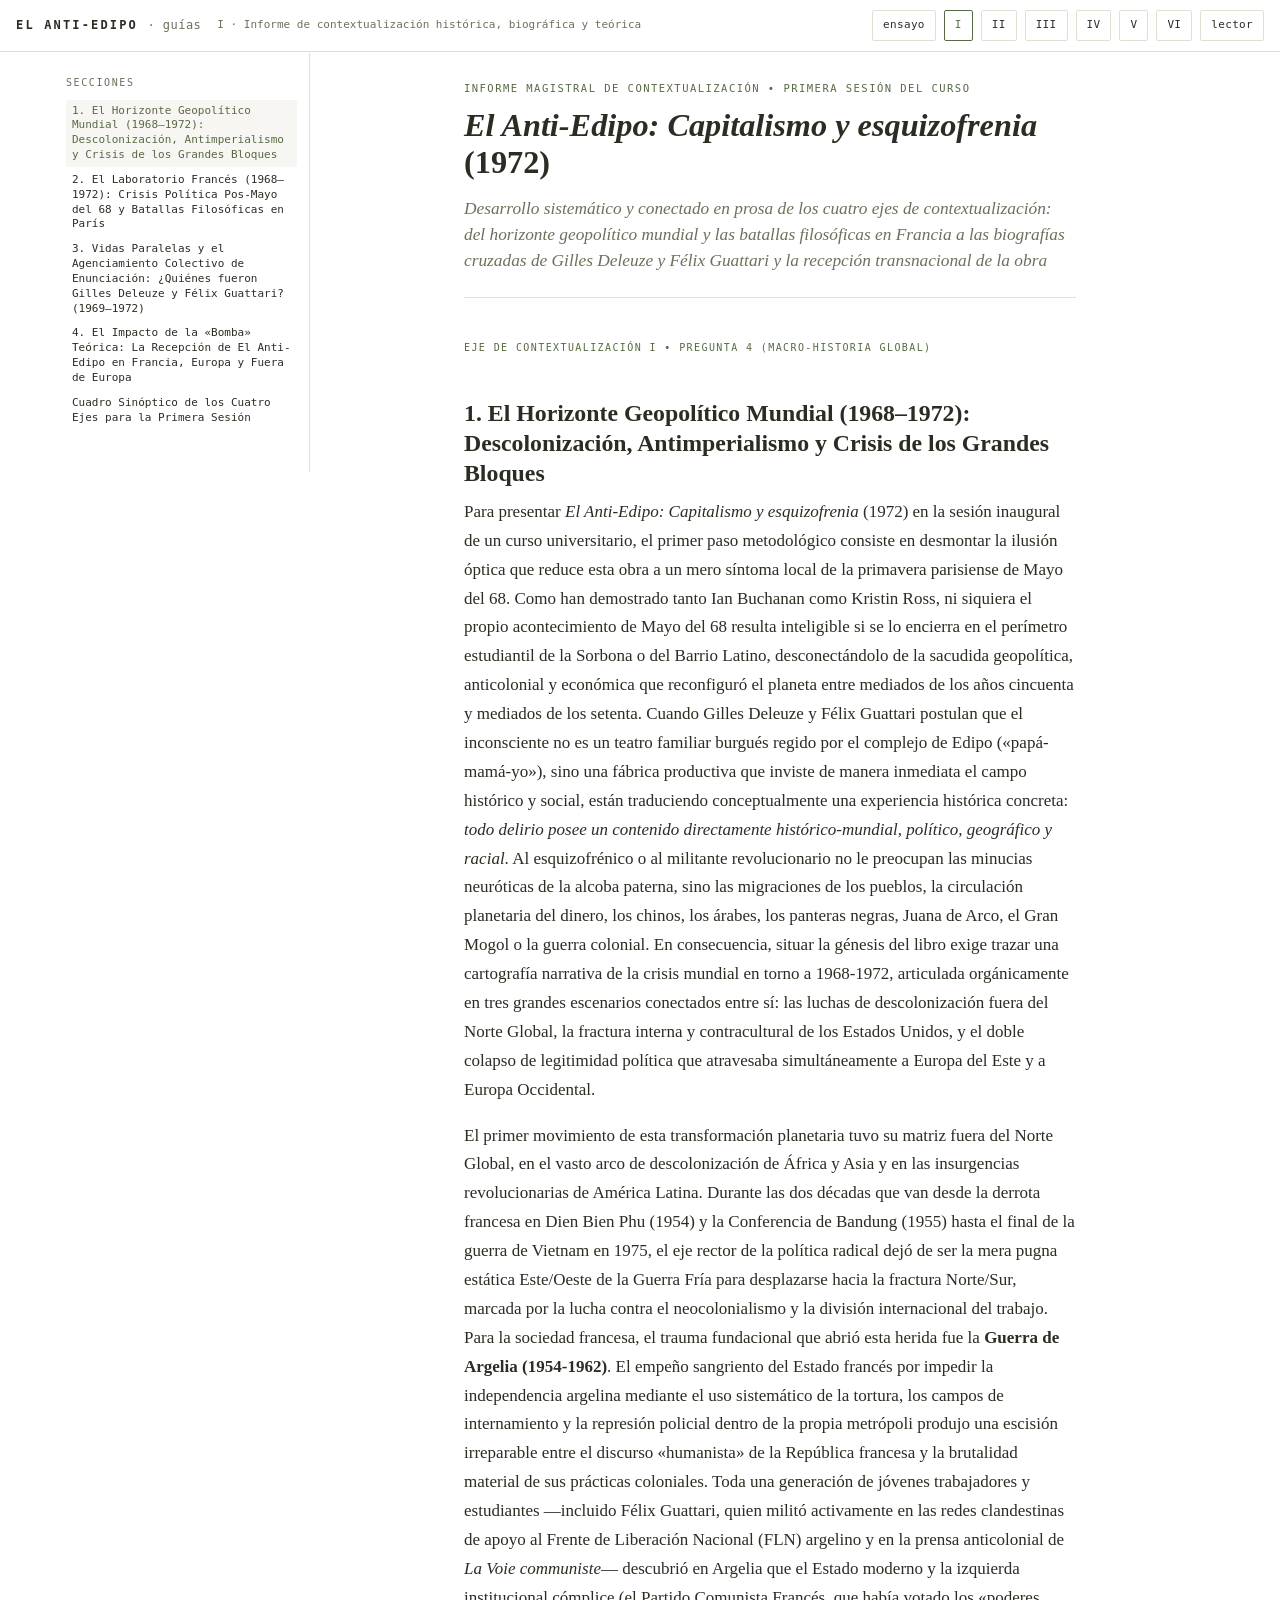
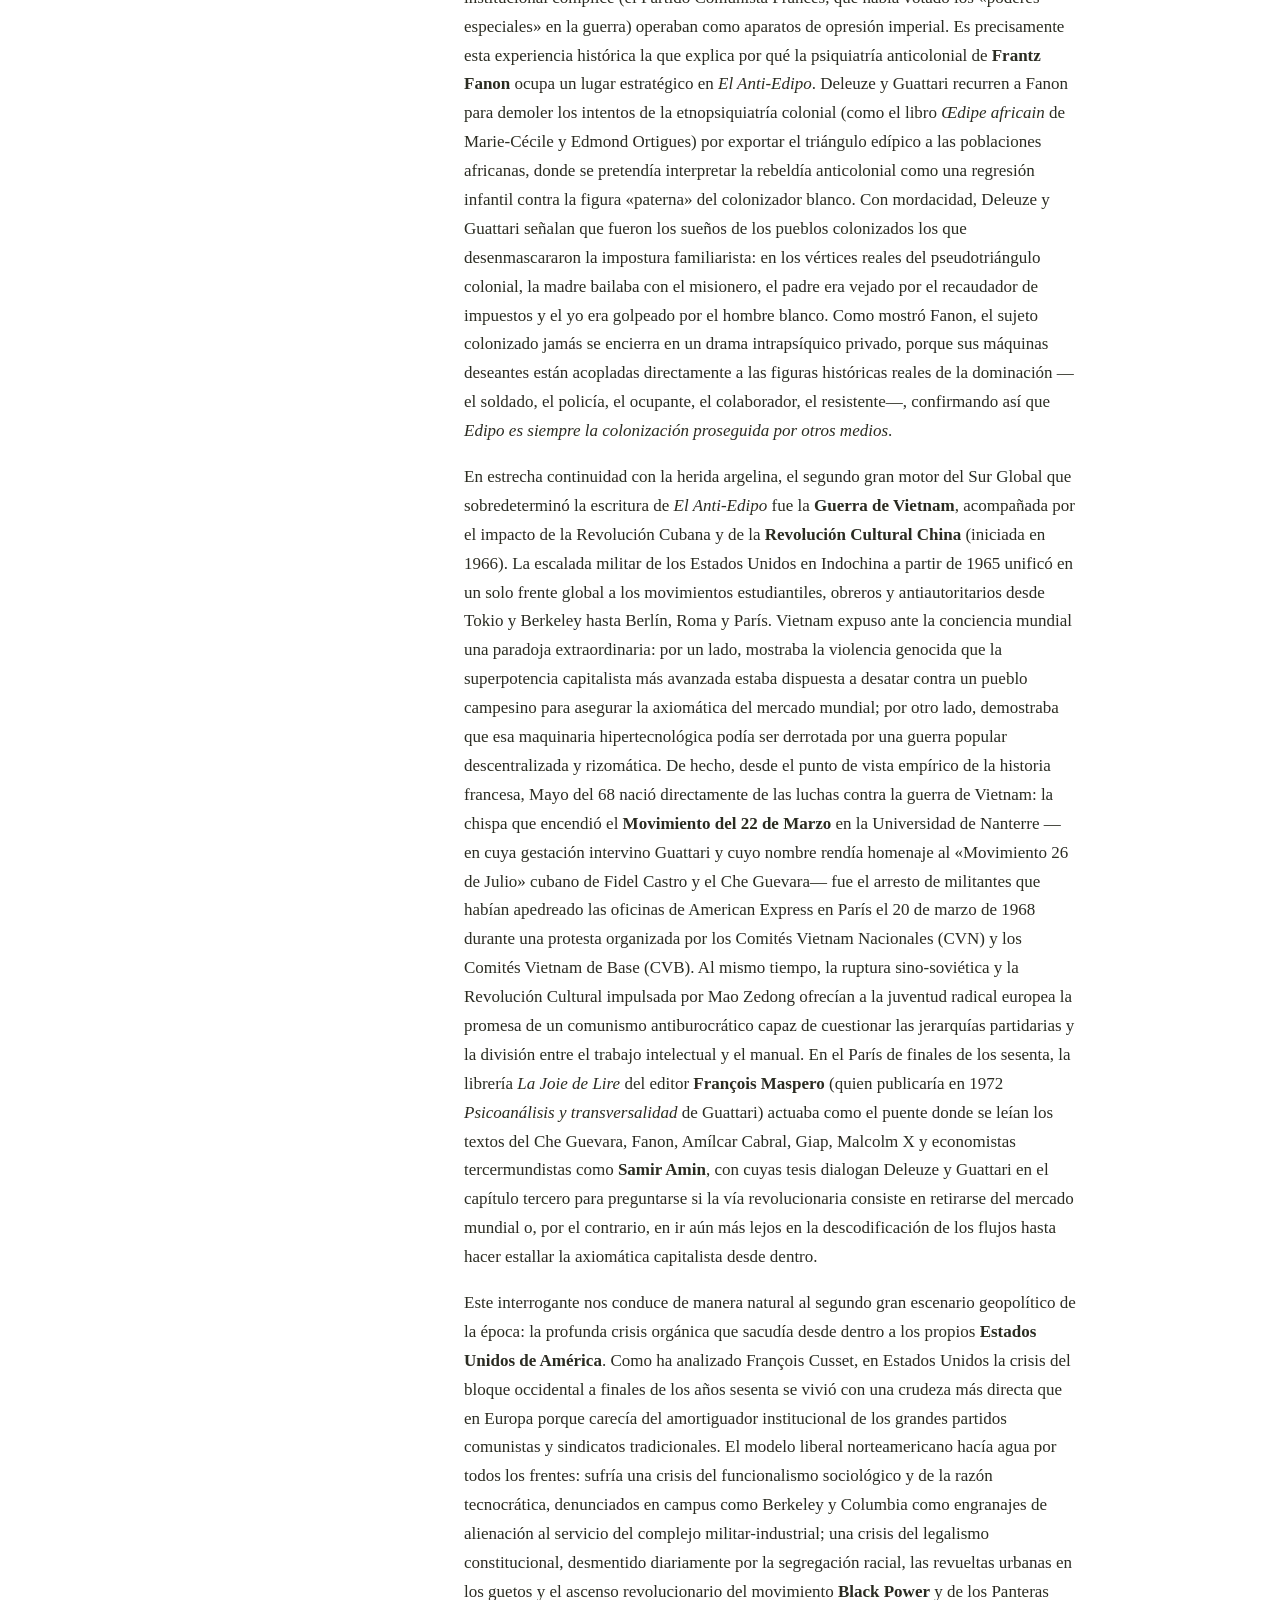
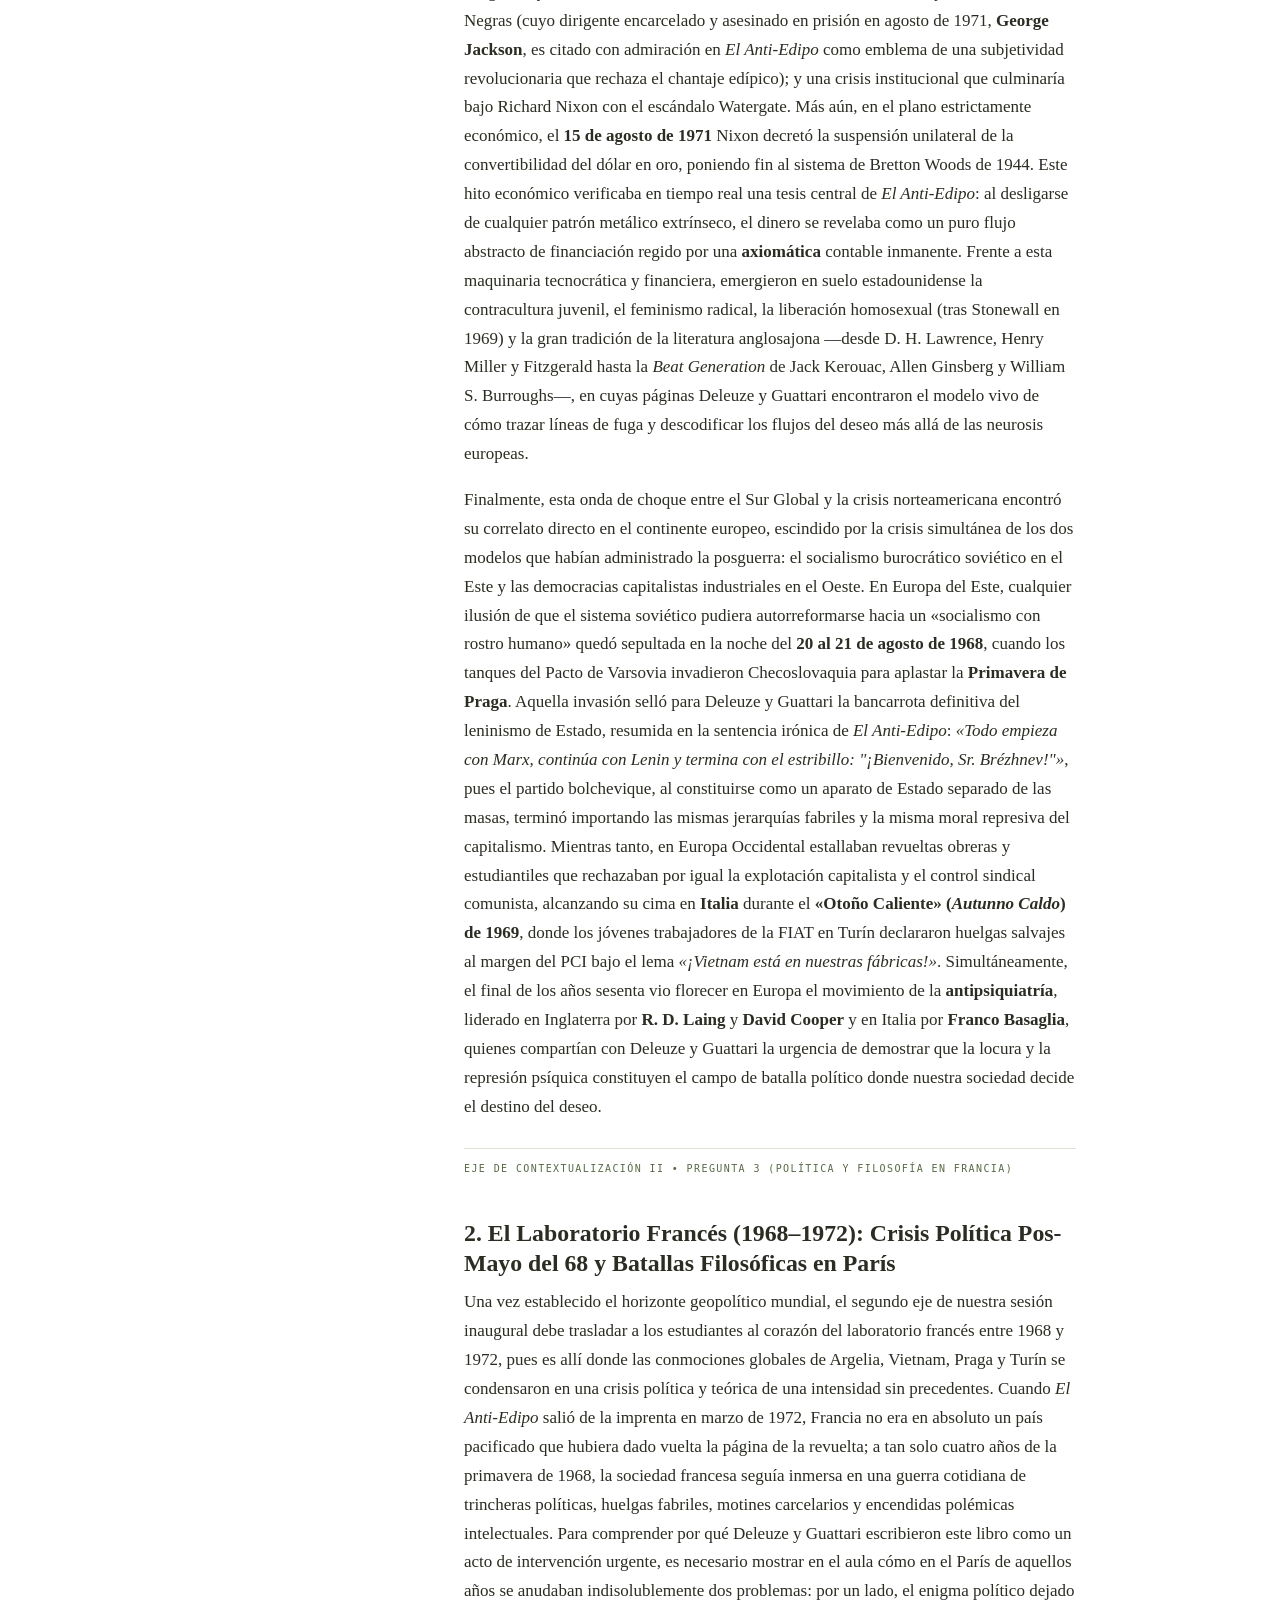
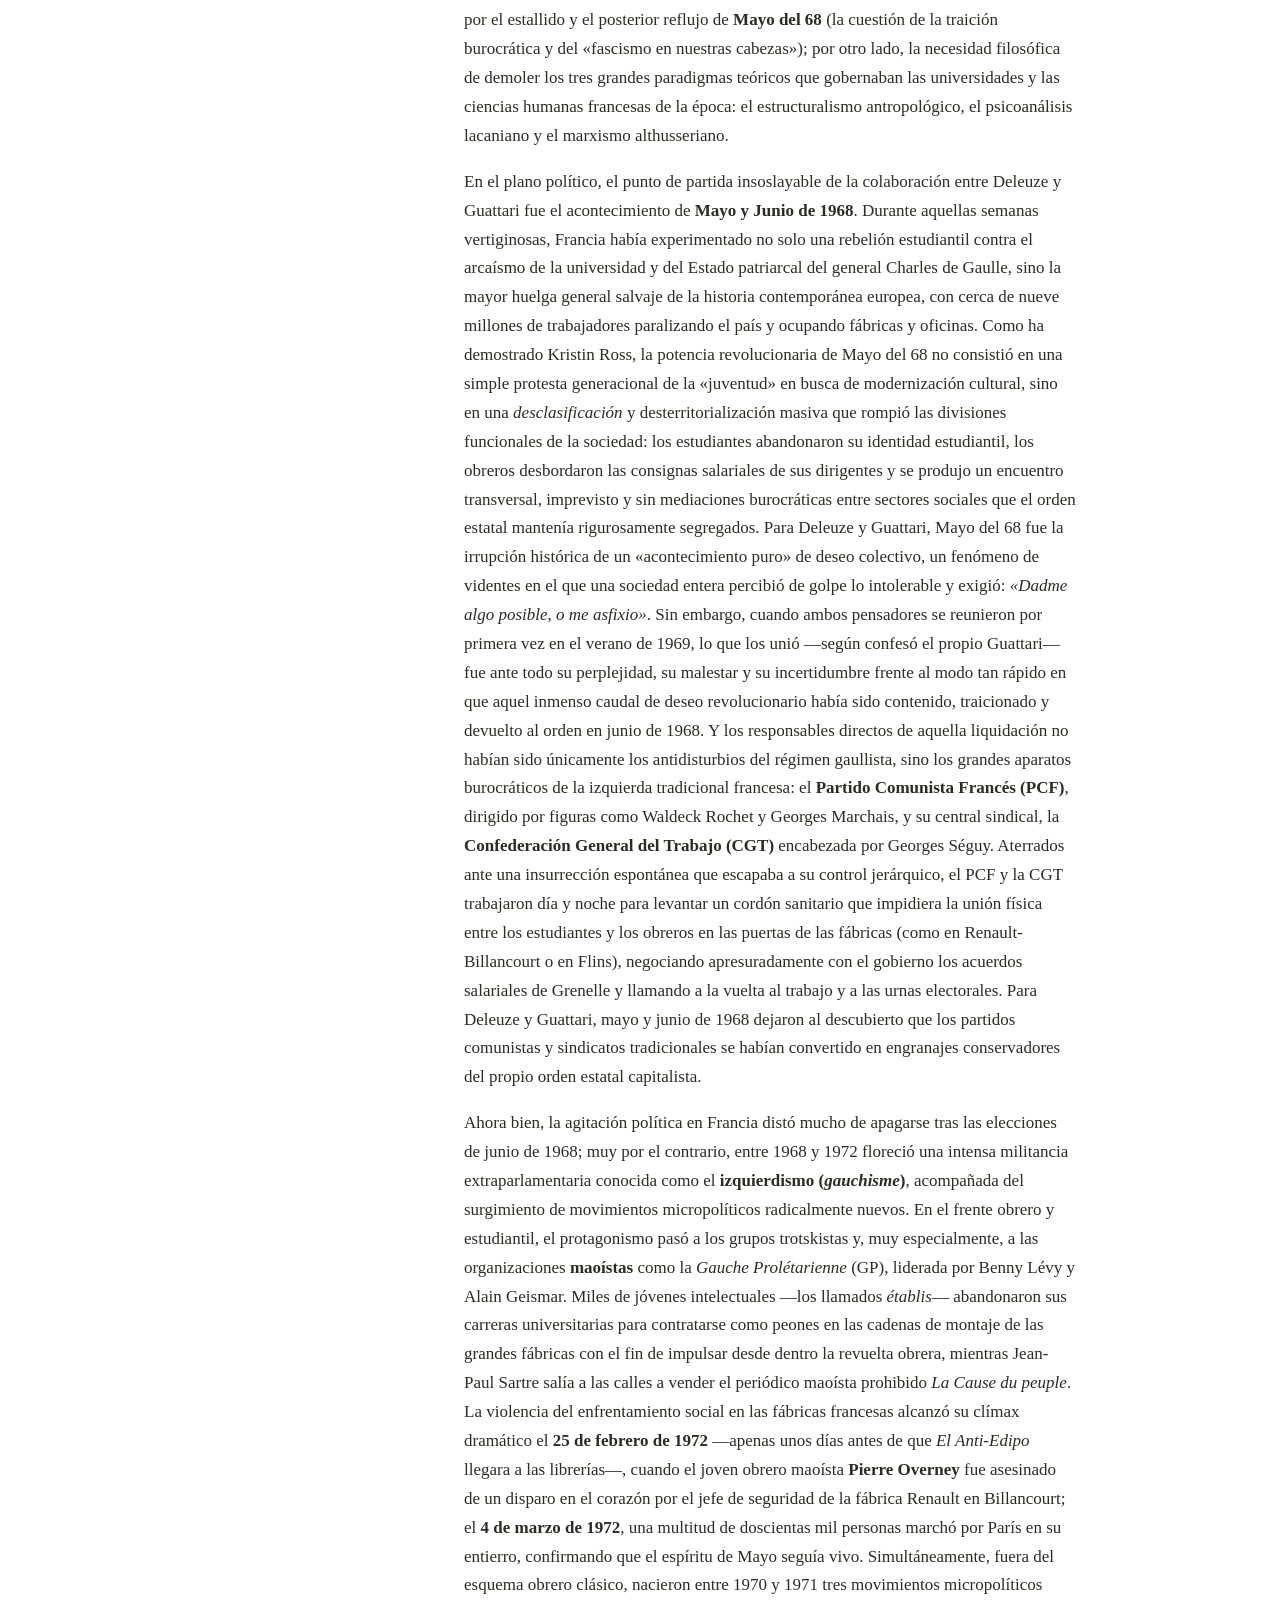
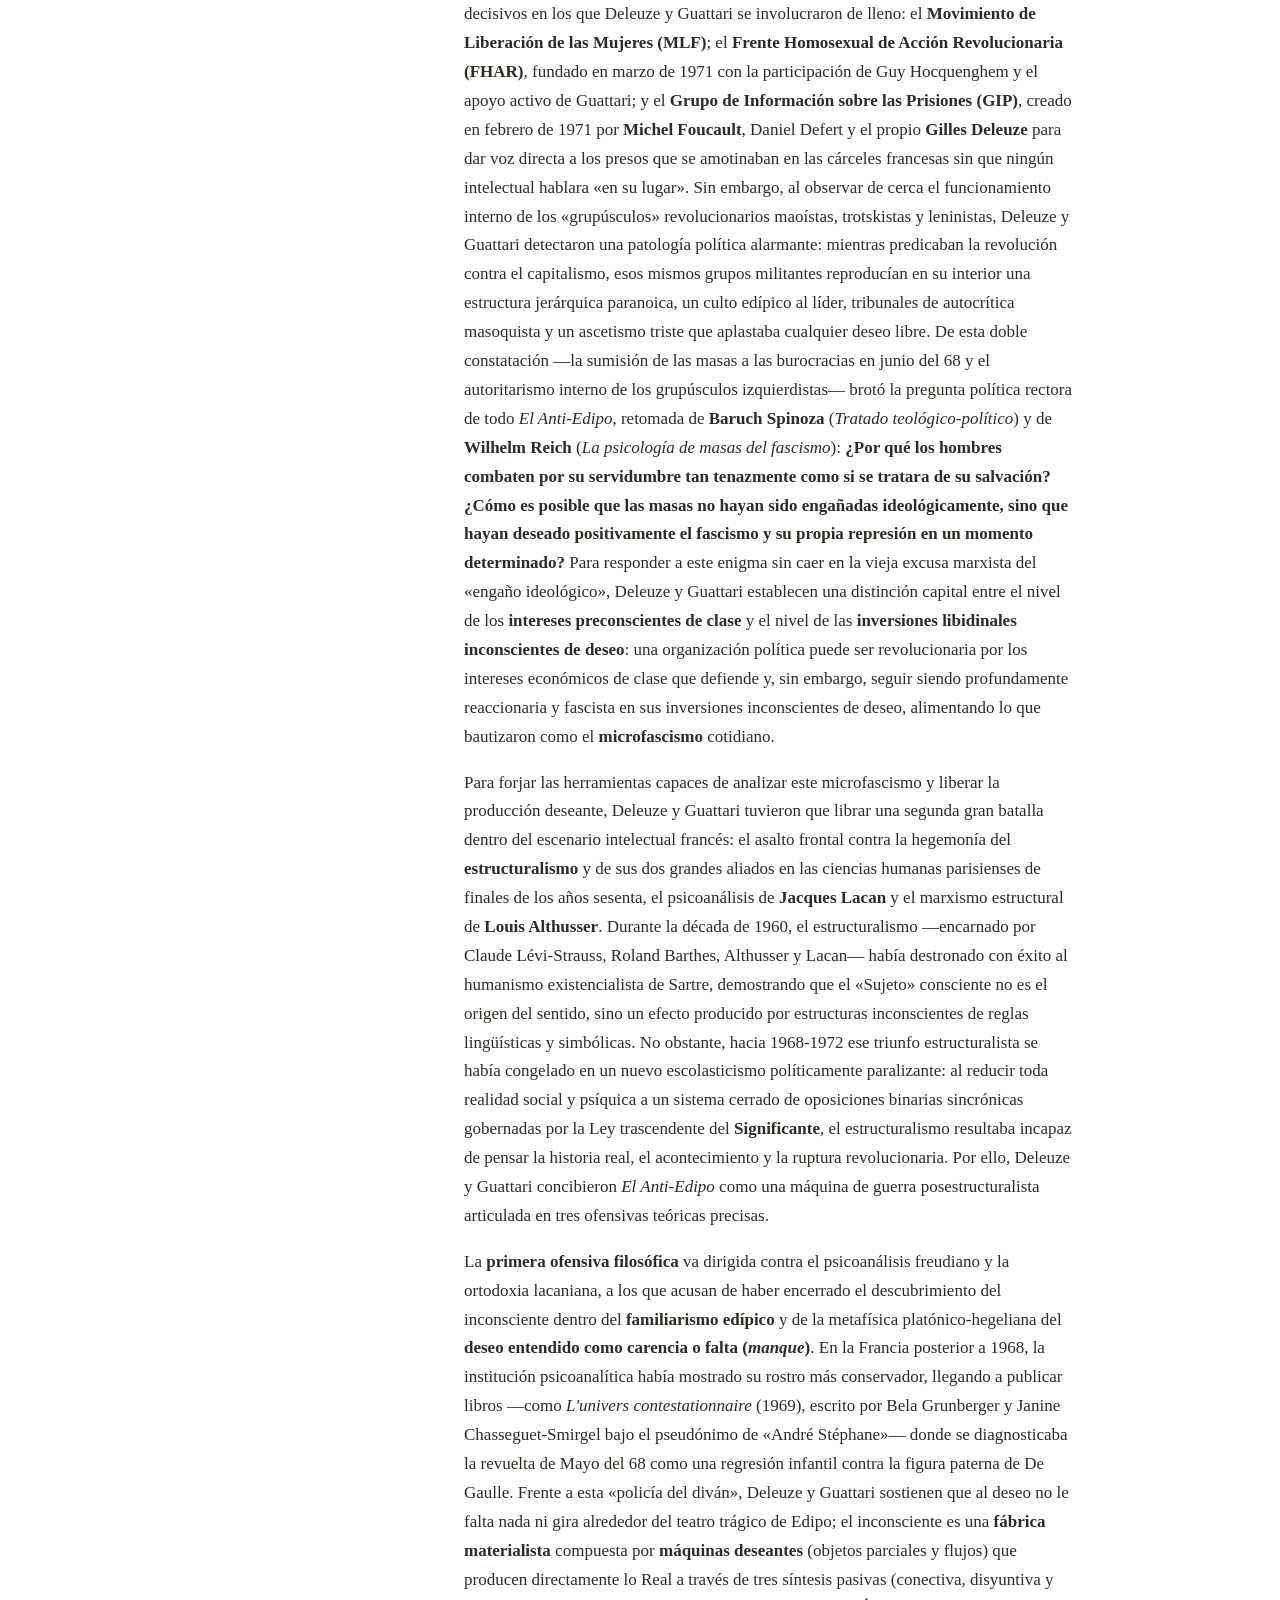
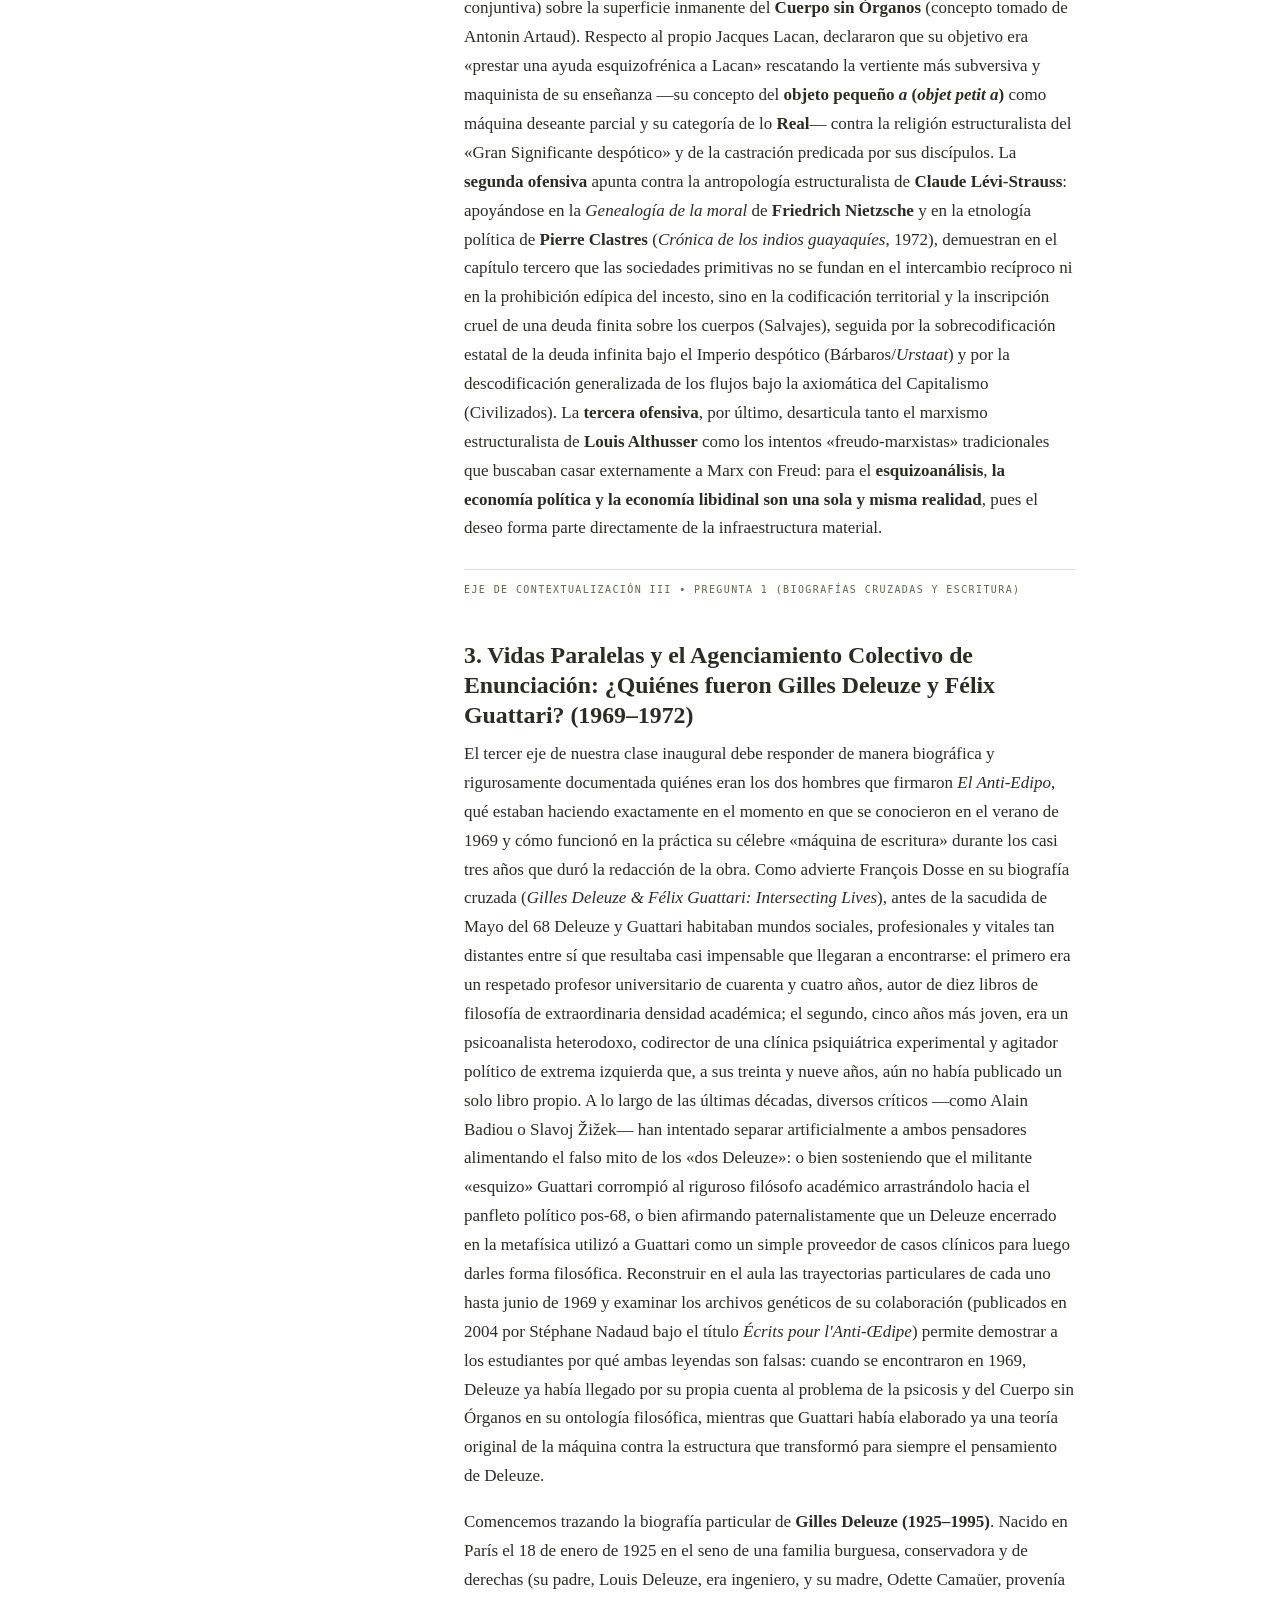
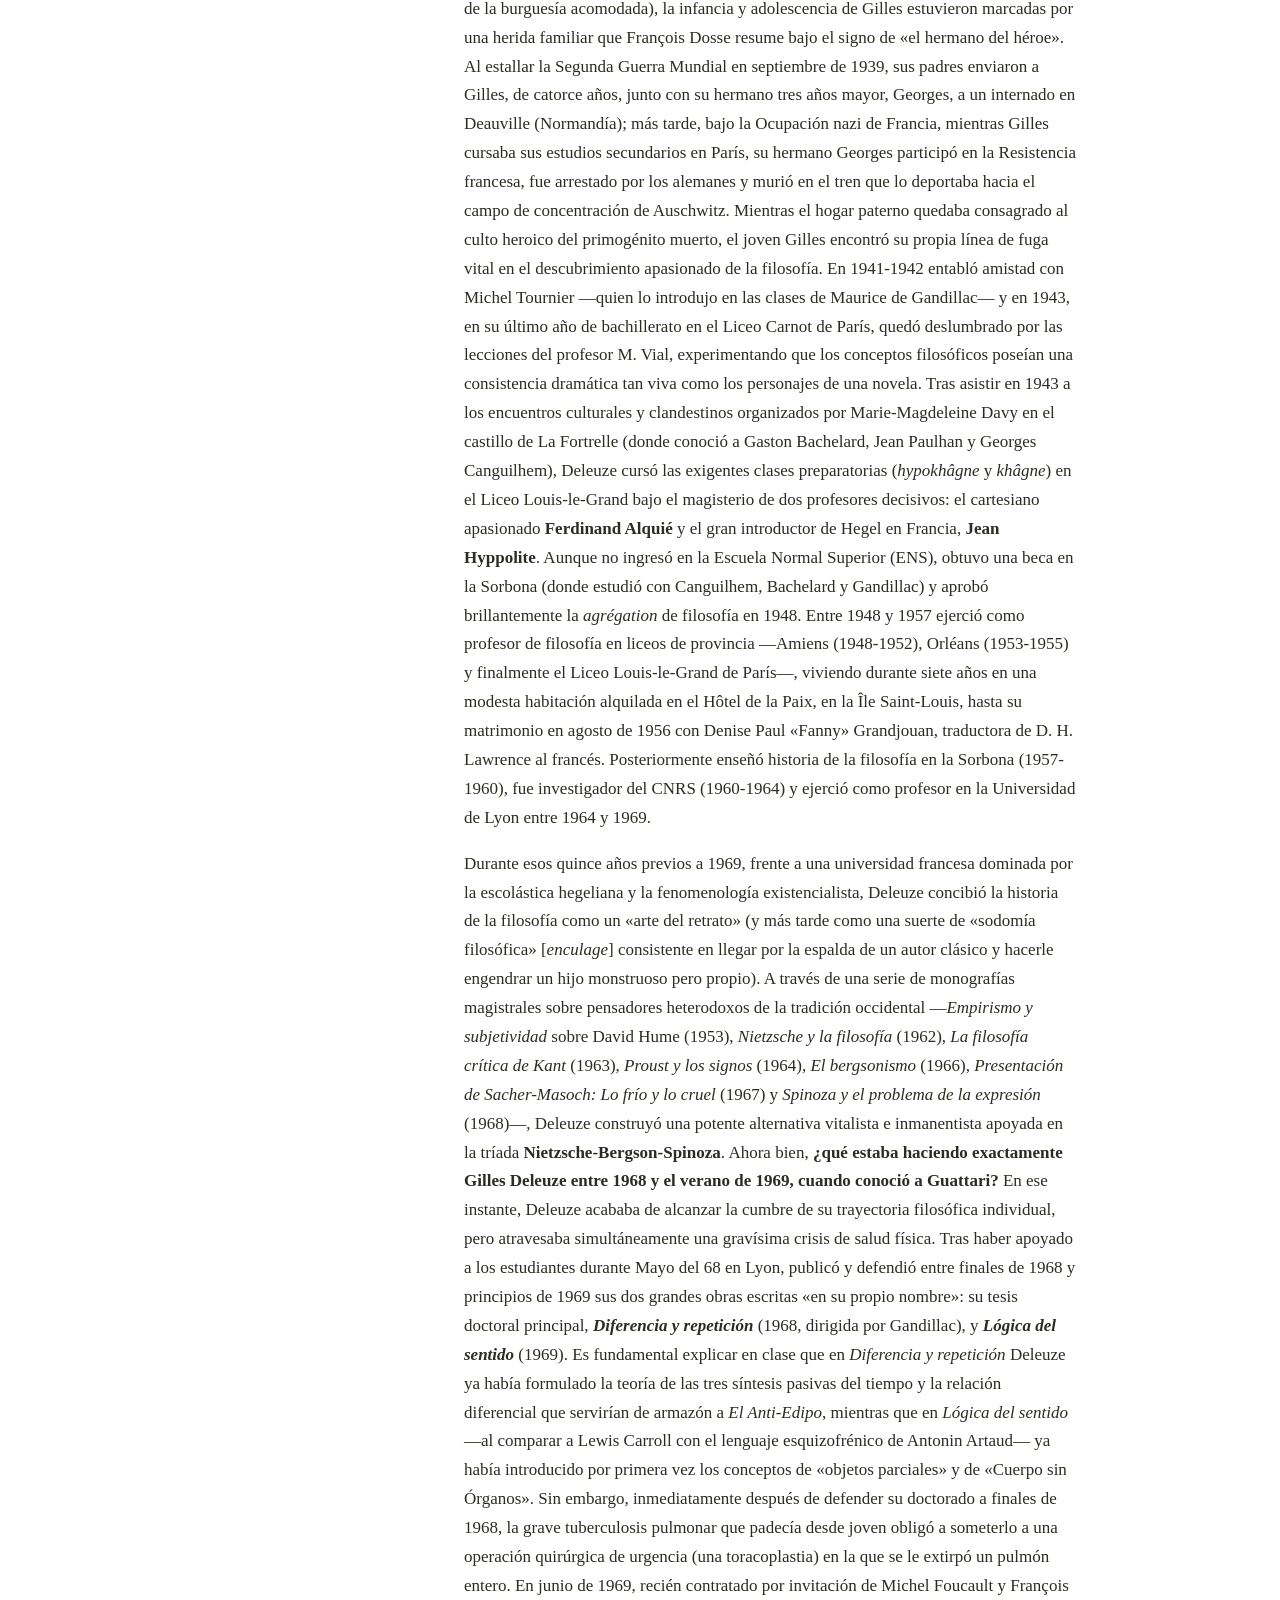
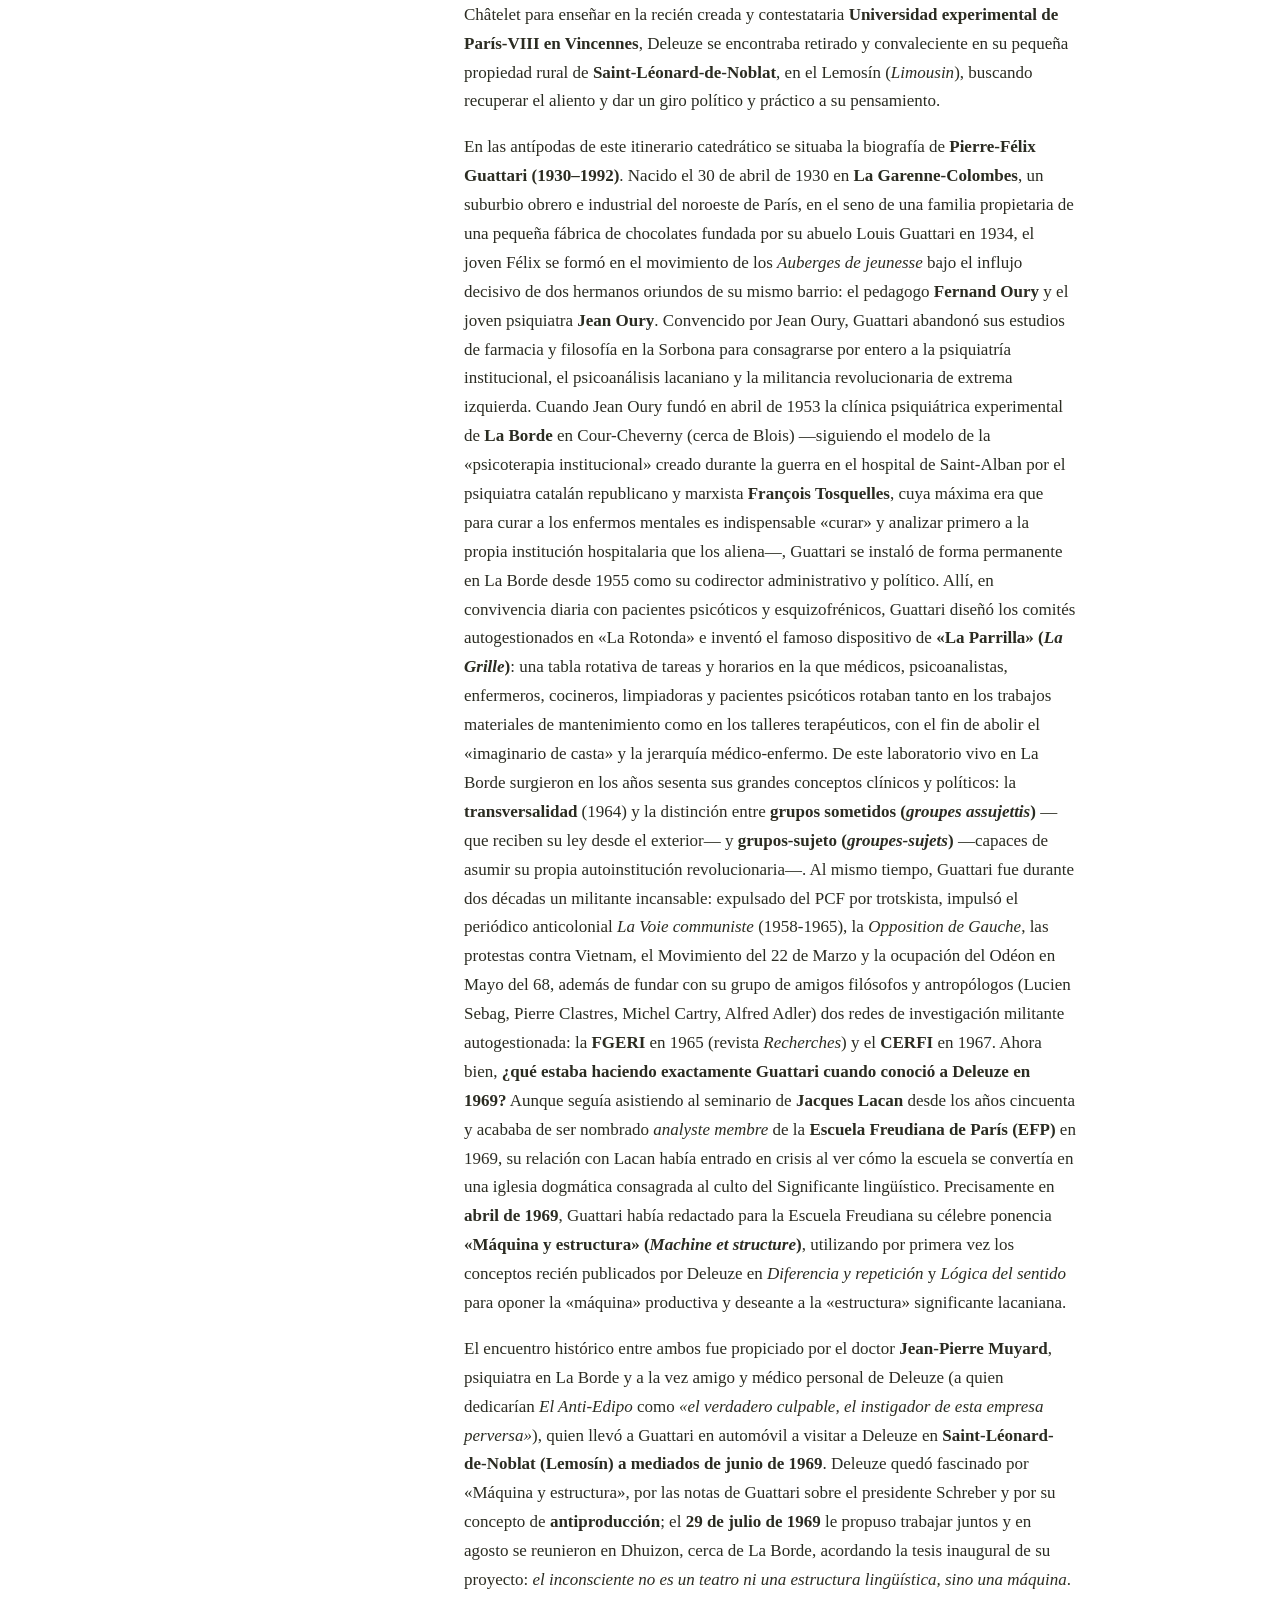
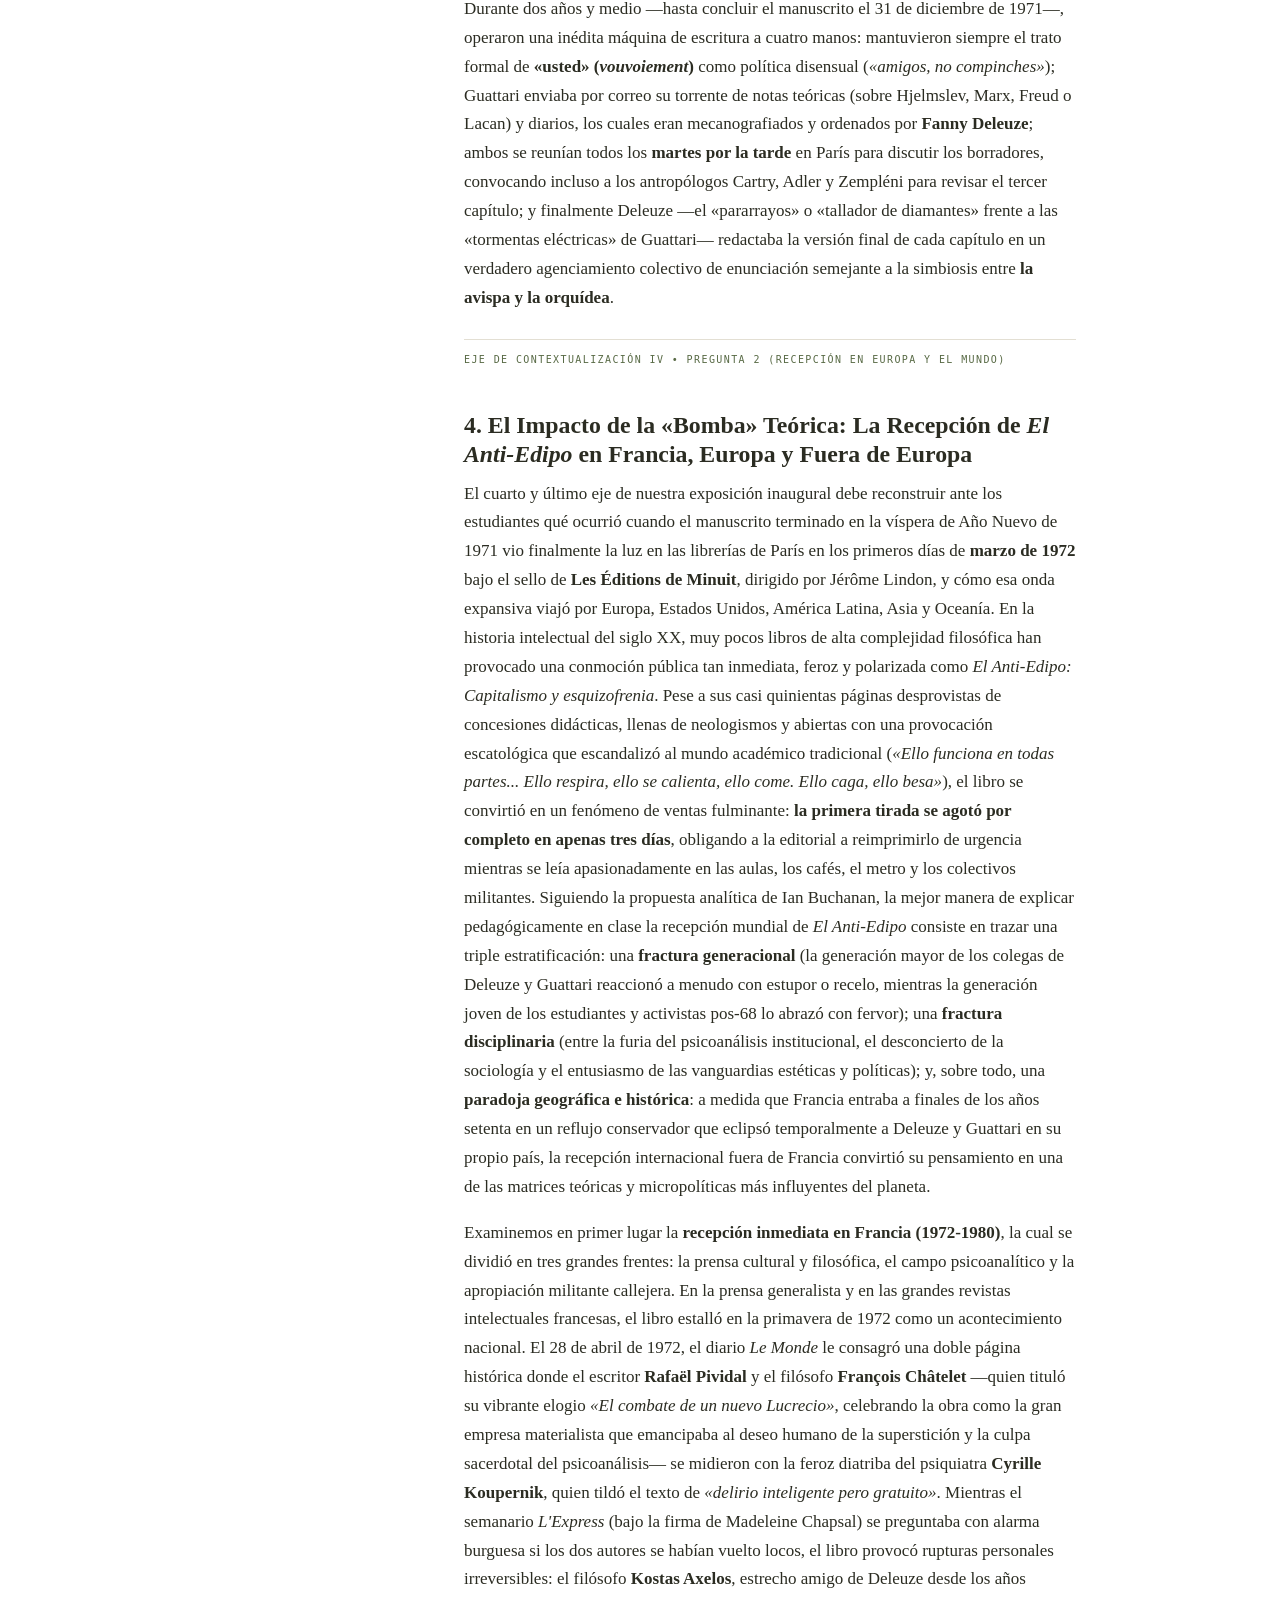
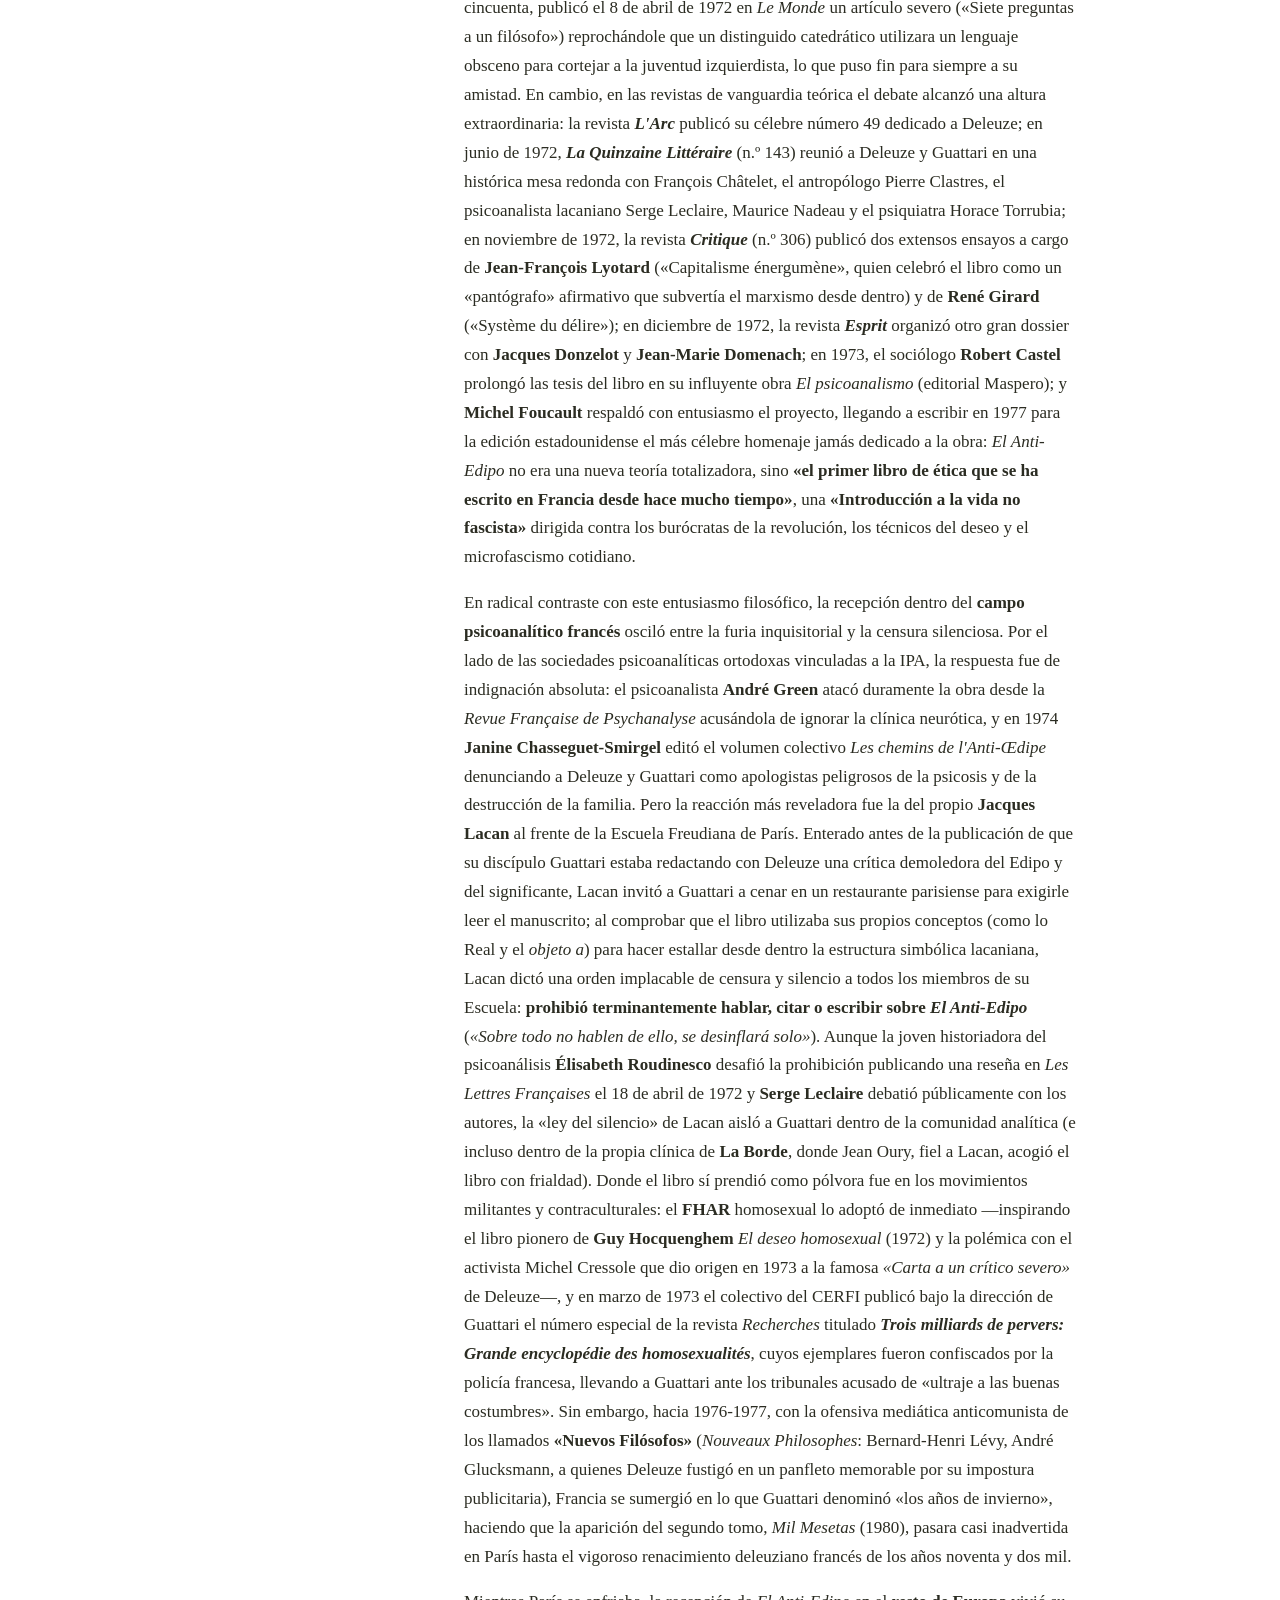
<file: guias/lector_informe_anti_edipo.html>
<!DOCTYPE html>
<html lang="es">
<head>
<meta charset="utf-8">
<meta name="viewport" content="width=device-width, initial-scale=1">
<title>El Anti-Edipo · contextualización</title>
<link rel="stylesheet" href="../estilo.css">
</head>
<body>
  <header class="barra">
    <h1 id="marca"><a href="../index.html">EL ANTI-EDIPO</a> <span>· guías</span></h1>
    <div id="estado">I · Informe de contextualización histórica, biográfica y teórica</div>
    <div class="acciones">
      <button id="toggleToc" class="btn" type="button">índice</button>
      <a class="btn" href="ensayo_introductorio.html" title="ensayo introductorio">ensayo</a>
      <a class="btn actual" href="lector_informe_anti_edipo.html" title="contextualización">I</a>
      <a class="btn" href="prolegomenos_anti_edipo_lector.html" title="prolegómenos">II</a>
      <a class="btn" href="lector_primer_deleuze.html" title="el primer Deleuze">III</a>
      <a class="btn" href="lector_anti_edipo_capitulo_1.html" title="capítulo I">IV</a>
      <a class="btn" href="lector_triadas_capitulo_1.html" title="tríadas del capítulo I">V</a>
      <a class="btn" href="cronologia.html" title="cronología">VI</a>
      <a class="btn" href="https://carloszevallostrigoso.github.io/ae/" target="ae-lector" title="Abrir el lector del Anti-Edipo">lector</a>
    </div>
  </header>
  <main>
    <nav id="toc" aria-label="Secciones"><h2>Secciones</h2><ol id="tocLista"></ol></nav>
    <article>
      <div id="doc">
<header>
                <div class="kicker">Informe Magistral de Contextualización • Primera Sesión del Curso</div>
                <h1><em>El Anti-Edipo: Capitalismo y esquizofrenia</em> (1972)</h1>
                <p class="subtitulo">Desarrollo sistemático y conectado en prosa de los cuatro ejes de contextualización: del horizonte geopolítico mundial y las batallas filosóficas en Francia a las biografías cruzadas de Gilles Deleuze y Félix Guattari y la recepción transnacional de la obra</p>
            </header>


            <section id="eje-1">
                <span class="eje">Eje de Contextualización I • Pregunta 4 (Macro-Historia Global)</span>
                <h2>1. El Horizonte Geopolítico Mundial (1968–1972): Descolonización, Antimperialismo y Crisis de los Grandes Bloques</h2>

                <p>Para presentar <em>El Anti-Edipo: Capitalismo y esquizofrenia</em> (1972) en la sesión inaugural de un curso universitario, el primer paso metodológico consiste en desmontar la ilusión óptica que reduce esta obra a un mero síntoma local de la primavera parisiense de Mayo del 68. Como han demostrado tanto Ian Buchanan como Kristin Ross, ni siquiera el propio acontecimiento de Mayo del 68 resulta inteligible si se lo encierra en el perímetro estudiantil de la Sorbona o del Barrio Latino, desconectándolo de la sacudida geopolítica, anticolonial y económica que reconfiguró el planeta entre mediados de los años cincuenta y mediados de los setenta. Cuando Gilles Deleuze y Félix Guattari postulan que el inconsciente no es un teatro familiar burgués regido por el complejo de Edipo («papá-mamá-yo»), sino una fábrica productiva que inviste de manera inmediata el campo histórico y social, están traduciendo conceptualmente una experiencia histórica concreta: <em>todo delirio posee un contenido directamente histórico-mundial, político, geográfico y racial</em>. Al esquizofrénico o al militante revolucionario no le preocupan las minucias neuróticas de la alcoba paterna, sino las migraciones de los pueblos, la circulación planetaria del dinero, los chinos, los árabes, los panteras negras, Juana de Arco, el Gran Mogol o la guerra colonial. En consecuencia, situar la génesis del libro exige trazar una cartografía narrativa de la crisis mundial en torno a 1968-1972, articulada orgánicamente en tres grandes escenarios conectados entre sí: las luchas de descolonización fuera del Norte Global, la fractura interna y contracultural de los Estados Unidos, y el doble colapso de legitimidad política que atravesaba simultáneamente a Europa del Este y a Europa Occidental.</p>

                <p>El primer movimiento de esta transformación planetaria tuvo su matriz fuera del Norte Global, en el vasto arco de descolonización de África y Asia y en las insurgencias revolucionarias de América Latina. Durante las dos décadas que van desde la derrota francesa en Dien Bien Phu (1954) y la Conferencia de Bandung (1955) hasta el final de la guerra de Vietnam en 1975, el eje rector de la política radical dejó de ser la mera pugna estática Este/Oeste de la Guerra Fría para desplazarse hacia la fractura Norte/Sur, marcada por la lucha contra el neocolonialismo y la división internacional del trabajo. Para la sociedad francesa, el trauma fundacional que abrió esta herida fue la <strong>Guerra de Argelia (1954-1962)</strong>. El empeño sangriento del Estado francés por impedir la independencia argelina mediante el uso sistemático de la tortura, los campos de internamiento y la represión policial dentro de la propia metrópoli produjo una escisión irreparable entre el discurso «humanista» de la República francesa y la brutalidad material de sus prácticas coloniales. Toda una generación de jóvenes trabajadores y estudiantes —incluido Félix Guattari, quien militó activamente en las redes clandestinas de apoyo al Frente de Liberación Nacional (FLN) argelino y en la prensa anticolonial de <em>La Voie communiste</em>— descubrió en Argelia que el Estado moderno y la izquierda institucional cómplice (el Partido Comunista Francés, que había votado los «poderes especiales» en la guerra) operaban como aparatos de opresión imperial. Es precisamente esta experiencia histórica la que explica por qué la psiquiatría anticolonial de <strong>Frantz Fanon</strong> ocupa un lugar estratégico en <em>El Anti-Edipo</em>. Deleuze y Guattari recurren a Fanon para demoler los intentos de la etnopsiquiatría colonial (como el libro <em>Œdipe africain</em> de Marie-Cécile y Edmond Ortigues) por exportar el triángulo edípico a las poblaciones africanas, donde se pretendía interpretar la rebeldía anticolonial como una regresión infantil contra la figura «paterna» del colonizador blanco. Con mordacidad, Deleuze y Guattari señalan que fueron los sueños de los pueblos colonizados los que desenmascararon la impostura familiarista: en los vértices reales del pseudotriángulo colonial, la madre bailaba con el misionero, el padre era vejado por el recaudador de impuestos y el yo era golpeado por el hombre blanco. Como mostró Fanon, el sujeto colonizado jamás se encierra en un drama intrapsíquico privado, porque sus máquinas deseantes están acopladas directamente a las figuras históricas reales de la dominación —el soldado, el policía, el ocupante, el colaborador, el resistente—, confirmando así que <em>Edipo es siempre la colonización proseguida por otros medios</em>.</p>

                <p>En estrecha continuidad con la herida argelina, el segundo gran motor del Sur Global que sobredeterminó la escritura de <em>El Anti-Edipo</em> fue la <strong>Guerra de Vietnam</strong>, acompañada por el impacto de la Revolución Cubana y de la <strong>Revolución Cultural China</strong> (iniciada en 1966). La escalada militar de los Estados Unidos en Indochina a partir de 1965 unificó en un solo frente global a los movimientos estudiantiles, obreros y antiautoritarios desde Tokio y Berkeley hasta Berlín, Roma y París. Vietnam expuso ante la conciencia mundial una paradoja extraordinaria: por un lado, mostraba la violencia genocida que la superpotencia capitalista más avanzada estaba dispuesta a desatar contra un pueblo campesino para asegurar la axiomática del mercado mundial; por otro lado, demostraba que esa maquinaria hipertecnológica podía ser derrotada por una guerra popular descentralizada y rizomática. De hecho, desde el punto de vista empírico de la historia francesa, Mayo del 68 nació directamente de las luchas contra la guerra de Vietnam: la chispa que encendió el <strong>Movimiento del 22 de Marzo</strong> en la Universidad de Nanterre —en cuya gestación intervino Guattari y cuyo nombre rendía homenaje al «Movimiento 26 de Julio» cubano de Fidel Castro y el Che Guevara— fue el arresto de militantes que habían apedreado las oficinas de American Express en París el 20 de marzo de 1968 durante una protesta organizada por los Comités Vietnam Nacionales (CVN) y los Comités Vietnam de Base (CVB). Al mismo tiempo, la ruptura sino-soviética y la Revolución Cultural impulsada por Mao Zedong ofrecían a la juventud radical europea la promesa de un comunismo antiburocrático capaz de cuestionar las jerarquías partidarias y la división entre el trabajo intelectual y el manual. En el París de finales de los sesenta, la librería <em>La Joie de Lire</em> del editor <strong>François Maspero</strong> (quien publicaría en 1972 <em>Psicoanálisis y transversalidad</em> de Guattari) actuaba como el puente donde se leían los textos del Che Guevara, Fanon, Amílcar Cabral, Giap, Malcolm X y economistas tercermundistas como <strong>Samir Amin</strong>, con cuyas tesis dialogan Deleuze y Guattari en el capítulo tercero para preguntarse si la vía revolucionaria consiste en retirarse del mercado mundial o, por el contrario, en ir aún más lejos en la descodificación de los flujos hasta hacer estallar la axiomática capitalista desde dentro.</p>

                <p>Este interrogante nos conduce de manera natural al segundo gran escenario geopolítico de la época: la profunda crisis orgánica que sacudía desde dentro a los propios <strong>Estados Unidos de América</strong>. Como ha analizado François Cusset, en Estados Unidos la crisis del bloque occidental a finales de los años sesenta se vivió con una crudeza más directa que en Europa porque carecía del amortiguador institucional de los grandes partidos comunistas y sindicatos tradicionales. El modelo liberal norteamericano hacía agua por todos los frentes: sufría una crisis del funcionalismo sociológico y de la razón tecnocrática, denunciados en campus como Berkeley y Columbia como engranajes de alienación al servicio del complejo militar-industrial; una crisis del legalismo constitucional, desmentido diariamente por la segregación racial, las revueltas urbanas en los guetos y el ascenso revolucionario del movimiento <strong>Black Power</strong> y de los Panteras Negras (cuyo dirigente encarcelado y asesinado en prisión en agosto de 1971, <strong>George Jackson</strong>, es citado con admiración en <em>El Anti-Edipo</em> como emblema de una subjetividad revolucionaria que rechaza el chantaje edípico); y una crisis institucional que culminaría bajo Richard Nixon con el escándalo Watergate. Más aún, en el plano estrictamente económico, el <strong>15 de agosto de 1971</strong> Nixon decretó la suspensión unilateral de la convertibilidad del dólar en oro, poniendo fin al sistema de Bretton Woods de 1944. Este hito económico verificaba en tiempo real una tesis central de <em>El Anti-Edipo</em>: al desligarse de cualquier patrón metálico extrínseco, el dinero se revelaba como un puro flujo abstracto de financiación regido por una <strong>axiomática</strong> contable inmanente. Frente a esta maquinaria tecnocrática y financiera, emergieron en suelo estadounidense la contracultura juvenil, el feminismo radical, la liberación homosexual (tras Stonewall en 1969) y la gran tradición de la literatura anglosajona —desde D. H. Lawrence, Henry Miller y Fitzgerald hasta la <em>Beat Generation</em> de Jack Kerouac, Allen Ginsberg y William S. Burroughs—, en cuyas páginas Deleuze y Guattari encontraron el modelo vivo de cómo trazar líneas de fuga y descodificar los flujos del deseo más allá de las neurosis europeas.</p>

                <p>Finalmente, esta onda de choque entre el Sur Global y la crisis norteamericana encontró su correlato directo en el continente europeo, escindido por la crisis simultánea de los dos modelos que habían administrado la posguerra: el socialismo burocrático soviético en el Este y las democracias capitalistas industriales en el Oeste. En Europa del Este, cualquier ilusión de que el sistema soviético pudiera autorreformarse hacia un «socialismo con rostro humano» quedó sepultada en la noche del <strong>20 al 21 de agosto de 1968</strong>, cuando los tanques del Pacto de Varsovia invadieron Checoslovaquia para aplastar la <strong>Primavera de Praga</strong>. Aquella invasión selló para Deleuze y Guattari la bancarrota definitiva del leninismo de Estado, resumida en la sentencia irónica de <em>El Anti-Edipo</em>: <em>«Todo empieza con Marx, continúa con Lenin y termina con el estribillo: "¡Bienvenido, Sr. Brézhnev!"»</em>, pues el partido bolchevique, al constituirse como un aparato de Estado separado de las masas, terminó importando las mismas jerarquías fabriles y la misma moral represiva del capitalismo. Mientras tanto, en Europa Occidental estallaban revueltas obreras y estudiantiles que rechazaban por igual la explotación capitalista y el control sindical comunista, alcanzando su cima en <strong>Italia</strong> durante el <strong>«Otoño Caliente» (<em>Autunno Caldo</em>) de 1969</strong>, donde los jóvenes trabajadores de la FIAT en Turín declararon huelgas salvajes al margen del PCI bajo el lema <em>«¡Vietnam está en nuestras fábricas!»</em>. Simultáneamente, el final de los años sesenta vio florecer en Europa el movimiento de la <strong>antipsiquiatría</strong>, liderado en Inglaterra por <strong>R. D. Laing</strong> y <strong>David Cooper</strong> y en Italia por <strong>Franco Basaglia</strong>, quienes compartían con Deleuze y Guattari la urgencia de demostrar que la locura y la represión psíquica constituyen el campo de batalla político donde nuestra sociedad decide el destino del deseo.</p>
            </section>


            <section id="eje-2">
                <span class="eje">Eje de Contextualización II • Pregunta 3 (Política y Filosofía en Francia)</span>
                <h2>2. El Laboratorio Francés (1968–1972): Crisis Política Pos-Mayo del 68 y Batallas Filosóficas en París</h2>

                <p>Una vez establecido el horizonte geopolítico mundial, el segundo eje de nuestra sesión inaugural debe trasladar a los estudiantes al corazón del laboratorio francés entre 1968 y 1972, pues es allí donde las conmociones globales de Argelia, Vietnam, Praga y Turín se condensaron en una crisis política y teórica de una intensidad sin precedentes. Cuando <em>El Anti-Edipo</em> salió de la imprenta en marzo de 1972, Francia no era en absoluto un país pacificado que hubiera dado vuelta la página de la revuelta; a tan solo cuatro años de la primavera de 1968, la sociedad francesa seguía inmersa en una guerra cotidiana de trincheras políticas, huelgas fabriles, motines carcelarios y encendidas polémicas intelectuales. Para comprender por qué Deleuze y Guattari escribieron este libro como un acto de intervención urgente, es necesario mostrar en el aula cómo en el París de aquellos años se anudaban indisolublemente dos problemas: por un lado, el enigma político dejado por el estallido y el posterior reflujo de <strong>Mayo del 68</strong> (la cuestión de la traición burocrática y del «fascismo en nuestras cabezas»); por otro lado, la necesidad filosófica de demoler los tres grandes paradigmas teóricos que gobernaban las universidades y las ciencias humanas francesas de la época: el estructuralismo antropológico, el psicoanálisis lacaniano y el marxismo althusseriano.</p>

                <p>En el plano político, el punto de partida insoslayable de la colaboración entre Deleuze y Guattari fue el acontecimiento de <strong>Mayo y Junio de 1968</strong>. Durante aquellas semanas vertiginosas, Francia había experimentado no solo una rebelión estudiantil contra el arcaísmo de la universidad y del Estado patriarcal del general Charles de Gaulle, sino la mayor huelga general salvaje de la historia contemporánea europea, con cerca de nueve millones de trabajadores paralizando el país y ocupando fábricas y oficinas. Como ha demostrado Kristin Ross, la potencia revolucionaria de Mayo del 68 no consistió en una simple protesta generacional de la «juventud» en busca de modernización cultural, sino en una <em>desclasificación</em> y desterritorialización masiva que rompió las divisiones funcionales de la sociedad: los estudiantes abandonaron su identidad estudiantil, los obreros desbordaron las consignas salariales de sus dirigentes y se produjo un encuentro transversal, imprevisto y sin mediaciones burocráticas entre sectores sociales que el orden estatal mantenía rigurosamente segregados. Para Deleuze y Guattari, Mayo del 68 fue la irrupción histórica de un «acontecimiento puro» de deseo colectivo, un fenómeno de videntes en el que una sociedad entera percibió de golpe lo intolerable y exigió: <em>«Dadme algo posible, o me asfixio»</em>. Sin embargo, cuando ambos pensadores se reunieron por primera vez en el verano de 1969, lo que los unió —según confesó el propio Guattari— fue ante todo su perplejidad, su malestar y su incertidumbre frente al modo tan rápido en que aquel inmenso caudal de deseo revolucionario había sido contenido, traicionado y devuelto al orden en junio de 1968. Y los responsables directos de aquella liquidación no habían sido únicamente los antidisturbios del régimen gaullista, sino los grandes aparatos burocráticos de la izquierda tradicional francesa: el <strong>Partido Comunista Francés (PCF)</strong>, dirigido por figuras como Waldeck Rochet y Georges Marchais, y su central sindical, la <strong>Confederación General del Trabajo (CGT)</strong> encabezada por Georges Séguy. Aterrados ante una insurrección espontánea que escapaba a su control jerárquico, el PCF y la CGT trabajaron día y noche para levantar un cordón sanitario que impidiera la unión física entre los estudiantes y los obreros en las puertas de las fábricas (como en Renault-Billancourt o en Flins), negociando apresuradamente con el gobierno los acuerdos salariales de Grenelle y llamando a la vuelta al trabajo y a las urnas electorales. Para Deleuze y Guattari, mayo y junio de 1968 dejaron al descubierto que los partidos comunistas y sindicatos tradicionales se habían convertido en engranajes conservadores del propio orden estatal capitalista.</p>

                <p>Ahora bien, la agitación política en Francia distó mucho de apagarse tras las elecciones de junio de 1968; muy por el contrario, entre 1968 y 1972 floreció una intensa militancia extraparlamentaria conocida como el <strong>izquierdismo (<em>gauchisme</em>)</strong>, acompañada del surgimiento de movimientos micropolíticos radicalmente nuevos. En el frente obrero y estudiantil, el protagonismo pasó a los grupos trotskistas y, muy especialmente, a las organizaciones <strong>maoístas</strong> como la <em>Gauche Prolétarienne</em> (GP), liderada por Benny Lévy y Alain Geismar. Miles de jóvenes intelectuales —los llamados <em>établis</em>— abandonaron sus carreras universitarias para contratarse como peones en las cadenas de montaje de las grandes fábricas con el fin de impulsar desde dentro la revuelta obrera, mientras Jean-Paul Sartre salía a las calles a vender el periódico maoísta prohibido <em>La Cause du peuple</em>. La violencia del enfrentamiento social en las fábricas francesas alcanzó su clímax dramático el <strong>25 de febrero de 1972</strong> —apenas unos días antes de que <em>El Anti-Edipo</em> llegara a las librerías—, cuando el joven obrero maoísta <strong>Pierre Overney</strong> fue asesinado de un disparo en el corazón por el jefe de seguridad de la fábrica Renault en Billancourt; el <strong>4 de marzo de 1972</strong>, una multitud de doscientas mil personas marchó por París en su entierro, confirmando que el espíritu de Mayo seguía vivo. Simultáneamente, fuera del esquema obrero clásico, nacieron entre 1970 y 1971 tres movimientos micropolíticos decisivos en los que Deleuze y Guattari se involucraron de lleno: el <strong>Movimiento de Liberación de las Mujeres (MLF)</strong>; el <strong>Frente Homosexual de Acción Revolucionaria (FHAR)</strong>, fundado en marzo de 1971 con la participación de Guy Hocquenghem y el apoyo activo de Guattari; y el <strong>Grupo de Información sobre las Prisiones (GIP)</strong>, creado en febrero de 1971 por <strong>Michel Foucault</strong>, Daniel Defert y el propio <strong>Gilles Deleuze</strong> para dar voz directa a los presos que se amotinaban en las cárceles francesas sin que ningún intelectual hablara «en su lugar». Sin embargo, al observar de cerca el funcionamiento interno de los «grupúsculos» revolucionarios maoístas, trotskistas y leninistas, Deleuze y Guattari detectaron una patología política alarmante: mientras predicaban la revolución contra el capitalismo, esos mismos grupos militantes reproducían en su interior una estructura jerárquica paranoica, un culto edípico al líder, tribunales de autocrítica masoquista y un ascetismo triste que aplastaba cualquier deseo libre. De esta doble constatación —la sumisión de las masas a las burocracias en junio del 68 y el autoritarismo interno de los grupúsculos izquierdistas— brotó la pregunta política rectora de todo <em>El Anti-Edipo</em>, retomada de <strong>Baruch Spinoza</strong> (<em>Tratado teológico-político</em>) y de <strong>Wilhelm Reich</strong> (<em>La psicología de masas del fascismo</em>): <strong>¿Por qué los hombres combaten por su servidumbre tan tenazmente como si se tratara de su salvación? ¿Cómo es posible que las masas no hayan sido engañadas ideológicamente, sino que hayan deseado positivamente el fascismo y su propia represión en un momento determinado?</strong> Para responder a este enigma sin caer en la vieja excusa marxista del «engaño ideológico», Deleuze y Guattari establecen una distinción capital entre el nivel de los <strong>intereses preconscientes de clase</strong> y el nivel de las <strong>inversiones libidinales inconscientes de deseo</strong>: una organización política puede ser revolucionaria por los intereses económicos de clase que defiende y, sin embargo, seguir siendo profundamente reaccionaria y fascista en sus inversiones inconscientes de deseo, alimentando lo que bautizaron como el <strong>microfascismo</strong> cotidiano.</p>

                <p>Para forjar las herramientas capaces de analizar este microfascismo y liberar la producción deseante, Deleuze y Guattari tuvieron que librar una segunda gran batalla dentro del escenario intelectual francés: el asalto frontal contra la hegemonía del <strong>estructuralismo</strong> y de sus dos grandes aliados en las ciencias humanas parisienses de finales de los años sesenta, el psicoanálisis de <strong>Jacques Lacan</strong> y el marxismo estructural de <strong>Louis Althusser</strong>. Durante la década de 1960, el estructuralismo —encarnado por Claude Lévi-Strauss, Roland Barthes, Althusser y Lacan— había destronado con éxito al humanismo existencialista de Sartre, demostrando que el «Sujeto» consciente no es el origen del sentido, sino un efecto producido por estructuras inconscientes de reglas lingüísticas y simbólicas. No obstante, hacia 1968-1972 ese triunfo estructuralista se había congelado en un nuevo escolasticismo políticamente paralizante: al reducir toda realidad social y psíquica a un sistema cerrado de oposiciones binarias sincrónicas gobernadas por la Ley trascendente del <strong>Significante</strong>, el estructuralismo resultaba incapaz de pensar la historia real, el acontecimiento y la ruptura revolucionaria. Por ello, Deleuze y Guattari concibieron <em>El Anti-Edipo</em> como una máquina de guerra posestructuralista articulada en tres ofensivas teóricas precisas.</p>

                <p>La <strong>primera ofensiva filosófica</strong> va dirigida contra el psicoanálisis freudiano y la ortodoxia lacaniana, a los que acusan de haber encerrado el descubrimiento del inconsciente dentro del <strong>familiarismo edípico</strong> y de la metafísica platónico-hegeliana del <strong>deseo entendido como carencia o falta (<em>manque</em>)</strong>. En la Francia posterior a 1968, la institución psicoanalítica había mostrado su rostro más conservador, llegando a publicar libros —como <em>L'univers contestationnaire</em> (1969), escrito por Bela Grunberger y Janine Chasseguet-Smirgel bajo el pseudónimo de «André Stéphane»— donde se diagnosticaba la revuelta de Mayo del 68 como una regresión infantil contra la figura paterna de De Gaulle. Frente a esta «policía del diván», Deleuze y Guattari sostienen que al deseo no le falta nada ni gira alrededor del teatro trágico de Edipo; el inconsciente es una <strong>fábrica materialista</strong> compuesta por <strong>máquinas deseantes</strong> (objetos parciales y flujos) que producen directamente lo Real a través de tres síntesis pasivas (conectiva, disyuntiva y conjuntiva) sobre la superficie inmanente del <strong>Cuerpo sin Órganos</strong> (concepto tomado de Antonin Artaud). Respecto al propio Jacques Lacan, declararon que su objetivo era «prestar una ayuda esquizofrénica a Lacan» rescatando la vertiente más subversiva y maquinista de su enseñanza —su concepto del <strong>objeto pequeño <em>a</em> (<em>objet petit a</em>)</strong> como máquina deseante parcial y su categoría de lo <strong>Real</strong>— contra la religión estructuralista del «Gran Significante despótico» y de la castración predicada por sus discípulos. La <strong>segunda ofensiva</strong> apunta contra la antropología estructuralista de <strong>Claude Lévi-Strauss</strong>: apoyándose en la <em>Genealogía de la moral</em> de <strong>Friedrich Nietzsche</strong> y en la etnología política de <strong>Pierre Clastres</strong> (<em>Crónica de los indios guayaquíes</em>, 1972), demuestran en el capítulo tercero que las sociedades primitivas no se fundan en el intercambio recíproco ni en la prohibición edípica del incesto, sino en la codificación territorial y la inscripción cruel de una deuda finita sobre los cuerpos (Salvajes), seguida por la sobrecodificación estatal de la deuda infinita bajo el Imperio despótico (Bárbaros/<em>Urstaat</em>) y por la descodificación generalizada de los flujos bajo la axiomática del Capitalismo (Civilizados). La <strong>tercera ofensiva</strong>, por último, desarticula tanto el marxismo estructuralista de <strong>Louis Althusser</strong> como los intentos «freudo-marxistas» tradicionales que buscaban casar externamente a Marx con Freud: para el <strong>esquizoanálisis</strong>, <strong>la economía política y la economía libidinal son una sola y misma realidad</strong>, pues el deseo forma parte directamente de la infraestructura material.</p>
            </section>


            <section id="eje-3">
                <span class="eje">Eje de Contextualización III • Pregunta 1 (Biografías Cruzadas y Escritura)</span>
                <h2>3. Vidas Paralelas y el Agenciamiento Colectivo de Enunciación: ¿Quiénes fueron Gilles Deleuze y Félix Guattari? (1969–1972)</h2>

                <p>El tercer eje de nuestra clase inaugural debe responder de manera biográfica y rigurosamente documentada quiénes eran los dos hombres que firmaron <em>El Anti-Edipo</em>, qué estaban haciendo exactamente en el momento en que se conocieron en el verano de 1969 y cómo funcionó en la práctica su célebre «máquina de escritura» durante los casi tres años que duró la redacción de la obra. Como advierte François Dosse en su biografía cruzada (<em>Gilles Deleuze &amp; Félix Guattari: Intersecting Lives</em>), antes de la sacudida de Mayo del 68 Deleuze y Guattari habitaban mundos sociales, profesionales y vitales tan distantes entre sí que resultaba casi impensable que llegaran a encontrarse: el primero era un respetado profesor universitario de cuarenta y cuatro años, autor de diez libros de filosofía de extraordinaria densidad académica; el segundo, cinco años más joven, era un psicoanalista heterodoxo, codirector de una clínica psiquiátrica experimental y agitador político de extrema izquierda que, a sus treinta y nueve años, aún no había publicado un solo libro propio. A lo largo de las últimas décadas, diversos críticos —como Alain Badiou o Slavoj Žižek— han intentado separar artificialmente a ambos pensadores alimentando el falso mito de los «dos Deleuze»: o bien sosteniendo que el militante «esquizo» Guattari corrompió al riguroso filósofo académico arrastrándolo hacia el panfleto político pos-68, o bien afirmando paternalistamente que un Deleuze encerrado en la metafísica utilizó a Guattari como un simple proveedor de casos clínicos para luego darles forma filosófica. Reconstruir en el aula las trayectorias particulares de cada uno hasta junio de 1969 y examinar los archivos genéticos de su colaboración (publicados en 2004 por Stéphane Nadaud bajo el título <em>Écrits pour l'Anti-Œdipe</em>) permite demostrar a los estudiantes por qué ambas leyendas son falsas: cuando se encontraron en 1969, Deleuze ya había llegado por su propia cuenta al problema de la psicosis y del Cuerpo sin Órganos en su ontología filosófica, mientras que Guattari había elaborado ya una teoría original de la máquina contra la estructura que transformó para siempre el pensamiento de Deleuze.</p>

                <p>Comencemos trazando la biografía particular de <strong>Gilles Deleuze (1925–1995)</strong>. Nacido en París el 18 de enero de 1925 en el seno de una familia burguesa, conservadora y de derechas (su padre, Louis Deleuze, era ingeniero, y su madre, Odette Camaüer, provenía de la burguesía acomodada), la infancia y adolescencia de Gilles estuvieron marcadas por una herida familiar que François Dosse resume bajo el signo de «el hermano del héroe». Al estallar la Segunda Guerra Mundial en septiembre de 1939, sus padres enviaron a Gilles, de catorce años, junto con su hermano tres años mayor, Georges, a un internado en Deauville (Normandía); más tarde, bajo la Ocupación nazi de Francia, mientras Gilles cursaba sus estudios secundarios en París, su hermano Georges participó en la Resistencia francesa, fue arrestado por los alemanes y murió en el tren que lo deportaba hacia el campo de concentración de Auschwitz. Mientras el hogar paterno quedaba consagrado al culto heroico del primogénito muerto, el joven Gilles encontró su propia línea de fuga vital en el descubrimiento apasionado de la filosofía. En 1941-1942 entabló amistad con Michel Tournier —quien lo introdujo en las clases de Maurice de Gandillac— y en 1943, en su último año de bachillerato en el Liceo Carnot de París, quedó deslumbrado por las lecciones del profesor M. Vial, experimentando que los conceptos filosóficos poseían una consistencia dramática tan viva como los personajes de una novela. Tras asistir en 1943 a los encuentros culturales y clandestinos organizados por Marie-Magdeleine Davy en el castillo de La Fortrelle (donde conoció a Gaston Bachelard, Jean Paulhan y Georges Canguilhem), Deleuze cursó las exigentes clases preparatorias (<em>hypokhâgne</em> y <em>khâgne</em>) en el Liceo Louis-le-Grand bajo el magisterio de dos profesores decisivos: el cartesiano apasionado <strong>Ferdinand Alquié</strong> y el gran introductor de Hegel en Francia, <strong>Jean Hyppolite</strong>. Aunque no ingresó en la Escuela Normal Superior (ENS), obtuvo una beca en la Sorbona (donde estudió con Canguilhem, Bachelard y Gandillac) y aprobó brillantemente la <em>agrégation</em> de filosofía en 1948. Entre 1948 y 1957 ejerció como profesor de filosofía en liceos de provincia —Amiens (1948-1952), Orléans (1953-1955) y finalmente el Liceo Louis-le-Grand de París—, viviendo durante siete años en una modesta habitación alquilada en el Hôtel de la Paix, en la Île Saint-Louis, hasta su matrimonio en agosto de 1956 con Denise Paul «Fanny» Grandjouan, traductora de D. H. Lawrence al francés. Posteriormente enseñó historia de la filosofía en la Sorbona (1957-1960), fue investigador del CNRS (1960-1964) y ejerció como profesor en la Universidad de Lyon entre 1964 y 1969.</p>

                <p>Durante esos quince años previos a 1969, frente a una universidad francesa dominada por la escolástica hegeliana y la fenomenología existencialista, Deleuze concibió la historia de la filosofía como un «arte del retrato» (y más tarde como una suerte de «sodomía filosófica» [<em>enculage</em>] consistente en llegar por la espalda de un autor clásico y hacerle engendrar un hijo monstruoso pero propio). A través de una serie de monografías magistrales sobre pensadores heterodoxos de la tradición occidental —<em>Empirismo y subjetividad</em> sobre David Hume (1953), <em>Nietzsche y la filosofía</em> (1962), <em>La filosofía crítica de Kant</em> (1963), <em>Proust y los signos</em> (1964), <em>El bergsonismo</em> (1966), <em>Presentación de Sacher-Masoch: Lo frío y lo cruel</em> (1967) y <em>Spinoza y el problema de la expresión</em> (1968)—, Deleuze construyó una potente alternativa vitalista e inmanentista apoyada en la tríada <strong>Nietzsche-Bergson-Spinoza</strong>. Ahora bien, <strong>¿qué estaba haciendo exactamente Gilles Deleuze entre 1968 y el verano de 1969, cuando conoció a Guattari?</strong> En ese instante, Deleuze acababa de alcanzar la cumbre de su trayectoria filosófica individual, pero atravesaba simultáneamente una gravísima crisis de salud física. Tras haber apoyado a los estudiantes durante Mayo del 68 en Lyon, publicó y defendió entre finales de 1968 y principios de 1969 sus dos grandes obras escritas «en su propio nombre»: su tesis doctoral principal, <strong><em>Diferencia y repetición</em></strong> (1968, dirigida por Gandillac), y <strong><em>Lógica del sentido</em></strong> (1969). Es fundamental explicar en clase que en <em>Diferencia y repetición</em> Deleuze ya había formulado la teoría de las tres síntesis pasivas del tiempo y la relación diferencial que servirían de armazón a <em>El Anti-Edipo</em>, mientras que en <em>Lógica del sentido</em> —al comparar a Lewis Carroll con el lenguaje esquizofrénico de Antonin Artaud— ya había introducido por primera vez los conceptos de «objetos parciales» y de «Cuerpo sin Órganos». Sin embargo, inmediatamente después de defender su doctorado a finales de 1968, la grave tuberculosis pulmonar que padecía desde joven obligó a someterlo a una operación quirúrgica de urgencia (una toracoplastia) en la que se le extirpó un pulmón entero. En junio de 1969, recién contratado por invitación de Michel Foucault y François Châtelet para enseñar en la recién creada y contestataria <strong>Universidad experimental de París-VIII en Vincennes</strong>, Deleuze se encontraba retirado y convaleciente en su pequeña propiedad rural de <strong>Saint-Léonard-de-Noblat</strong>, en el Lemosín (<em>Limousin</em>), buscando recuperar el aliento y dar un giro político y práctico a su pensamiento.</p>

                <p>En las antípodas de este itinerario catedrático se situaba la biografía de <strong>Pierre-Félix Guattari (1930–1992)</strong>. Nacido el 30 de abril de 1930 en <strong>La Garenne-Colombes</strong>, un suburbio obrero e industrial del noroeste de París, en el seno de una familia propietaria de una pequeña fábrica de chocolates fundada por su abuelo Louis Guattari en 1934, el joven Félix se formó en el movimiento de los <em>Auberges de jeunesse</em> bajo el influjo decisivo de dos hermanos oriundos de su mismo barrio: el pedagogo <strong>Fernand Oury</strong> y el joven psiquiatra <strong>Jean Oury</strong>. Convencido por Jean Oury, Guattari abandonó sus estudios de farmacia y filosofía en la Sorbona para consagrarse por entero a la psiquiatría institucional, el psicoanálisis lacaniano y la militancia revolucionaria de extrema izquierda. Cuando Jean Oury fundó en abril de 1953 la clínica psiquiátrica experimental de <strong>La Borde</strong> en Cour-Cheverny (cerca de Blois) —siguiendo el modelo de la «psicoterapia institucional» creado durante la guerra en el hospital de Saint-Alban por el psiquiatra catalán republicano y marxista <strong>François Tosquelles</strong>, cuya máxima era que para curar a los enfermos mentales es indispensable «curar» y analizar primero a la propia institución hospitalaria que los aliena—, Guattari se instaló de forma permanente en La Borde desde 1955 como su codirector administrativo y político. Allí, en convivencia diaria con pacientes psicóticos y esquizofrénicos, Guattari diseñó los comités autogestionados en «La Rotonda» e inventó el famoso dispositivo de <strong>«La Parrilla» (<em>La Grille</em>)</strong>: una tabla rotativa de tareas y horarios en la que médicos, psicoanalistas, enfermeros, cocineros, limpiadoras y pacientes psicóticos rotaban tanto en los trabajos materiales de mantenimiento como en los talleres terapéuticos, con el fin de abolir el «imaginario de casta» y la jerarquía médico-enfermo. De este laboratorio vivo en La Borde surgieron en los años sesenta sus grandes conceptos clínicos y políticos: la <strong>transversalidad</strong> (1964) y la distinción entre <strong>grupos sometidos (<em>groupes assujettis</em>)</strong> —que reciben su ley desde el exterior— y <strong>grupos-sujeto (<em>groupes-sujets</em>)</strong> —capaces de asumir su propia autoinstitución revolucionaria—. Al mismo tiempo, Guattari fue durante dos décadas un militante incansable: expulsado del PCF por trotskista, impulsó el periódico anticolonial <em>La Voie communiste</em> (1958-1965), la <em>Opposition de Gauche</em>, las protestas contra Vietnam, el Movimiento del 22 de Marzo y la ocupación del Odéon en Mayo del 68, además de fundar con su grupo de amigos filósofos y antropólogos (Lucien Sebag, Pierre Clastres, Michel Cartry, Alfred Adler) dos redes de investigación militante autogestionada: la <strong>FGERI</strong> en 1965 (revista <em>Recherches</em>) y el <strong>CERFI</strong> en 1967. Ahora bien, <strong>¿qué estaba haciendo exactamente Guattari cuando conoció a Deleuze en 1969?</strong> Aunque seguía asistiendo al seminario de <strong>Jacques Lacan</strong> desde los años cincuenta y acababa de ser nombrado <em>analyste membre</em> de la <strong>Escuela Freudiana de París (EFP)</strong> en 1969, su relación con Lacan había entrado en crisis al ver cómo la escuela se convertía en una iglesia dogmática consagrada al culto del Significante lingüístico. Precisamente en <strong>abril de 1969</strong>, Guattari había redactado para la Escuela Freudiana su célebre ponencia <strong>«Máquina y estructura» (<em>Machine et structure</em>)</strong>, utilizando por primera vez los conceptos recién publicados por Deleuze en <em>Diferencia y repetición</em> y <em>Lógica del sentido</em> para oponer la «máquina» productiva y deseante a la «estructura» significante lacaniana.</p>

                <p>El encuentro histórico entre ambos fue propiciado por el doctor <strong>Jean-Pierre Muyard</strong>, psiquiatra en La Borde y a la vez amigo y médico personal de Deleuze (a quien dedicarían <em>El Anti-Edipo</em> como <em>«el verdadero culpable, el instigador de esta empresa perversa»</em>), quien llevó a Guattari en automóvil a visitar a Deleuze en <strong>Saint-Léonard-de-Noblat (Lemosín) a mediados de junio de 1969</strong>. Deleuze quedó fascinado por «Máquina y estructura», por las notas de Guattari sobre el presidente Schreber y por su concepto de <strong>antiproducción</strong>; el <strong>29 de julio de 1969</strong> le propuso trabajar juntos y en agosto se reunieron en Dhuizon, cerca de La Borde, acordando la tesis inaugural de su proyecto: <em>el inconsciente no es un teatro ni una estructura lingüística, sino una máquina</em>. Durante dos años y medio —hasta concluir el manuscrito el 31 de diciembre de 1971—, operaron una inédita máquina de escritura a cuatro manos: mantuvieron siempre el trato formal de <strong>«usted» (<em>vouvoiement</em>)</strong> como política disensual (<em>«amigos, no compinches»</em>); Guattari enviaba por correo su torrente de notas teóricas (sobre Hjelmslev, Marx, Freud o Lacan) y diarios, los cuales eran mecanografiados y ordenados por <strong>Fanny Deleuze</strong>; ambos se reunían todos los <strong>martes por la tarde</strong> en París para discutir los borradores, convocando incluso a los antropólogos Cartry, Adler y Zempléni para revisar el tercer capítulo; y finalmente Deleuze —el «pararrayos» o «tallador de diamantes» frente a las «tormentas eléctricas» de Guattari— redactaba la versión final de cada capítulo en un verdadero agenciamiento colectivo de enunciación semejante a la simbiosis entre <strong>la avispa y la orquídea</strong>.</p>
            </section>


            <section id="eje-4">
                <span class="eje">Eje de Contextualización IV • Pregunta 2 (Recepción en Europa y el Mundo)</span>
                <h2>4. El Impacto de la «Bomba» Teórica: La Recepción de <em>El Anti-Edipo</em> en Francia, Europa y Fuera de Europa</h2>

                <p>El cuarto y último eje de nuestra exposición inaugural debe reconstruir ante los estudiantes qué ocurrió cuando el manuscrito terminado en la víspera de Año Nuevo de 1971 vio finalmente la luz en las librerías de París en los primeros días de <strong>marzo de 1972</strong> bajo el sello de <strong>Les Éditions de Minuit</strong>, dirigido por Jérôme Lindon, y cómo esa onda expansiva viajó por Europa, Estados Unidos, América Latina, Asia y Oceanía. En la historia intelectual del siglo XX, muy pocos libros de alta complejidad filosófica han provocado una conmoción pública tan inmediata, feroz y polarizada como <em>El Anti-Edipo: Capitalismo y esquizofrenia</em>. Pese a sus casi quinientas páginas desprovistas de concesiones didácticas, llenas de neologismos y abiertas con una provocación escatológica que escandalizó al mundo académico tradicional (<em>«Ello funciona en todas partes... Ello respira, ello se calienta, ello come. Ello caga, ello besa»</em>), el libro se convirtió en un fenómeno de ventas fulminante: <strong>la primera tirada se agotó por completo en apenas tres días</strong>, obligando a la editorial a reimprimirlo de urgencia mientras se leía apasionadamente en las aulas, los cafés, el metro y los colectivos militantes. Siguiendo la propuesta analítica de Ian Buchanan, la mejor manera de explicar pedagógicamente en clase la recepción mundial de <em>El Anti-Edipo</em> consiste en trazar una triple estratificación: una <strong>fractura generacional</strong> (la generación mayor de los colegas de Deleuze y Guattari reaccionó a menudo con estupor o recelo, mientras la generación joven de los estudiantes y activistas pos-68 lo abrazó con fervor); una <strong>fractura disciplinaria</strong> (entre la furia del psicoanálisis institucional, el desconcierto de la sociología y el entusiasmo de las vanguardias estéticas y políticas); y, sobre todo, una <strong>paradoja geográfica e histórica</strong>: a medida que Francia entraba a finales de los años setenta en un reflujo conservador que eclipsó temporalmente a Deleuze y Guattari en su propio país, la recepción internacional fuera de Francia convirtió su pensamiento en una de las matrices teóricas y micropolíticas más influyentes del planeta.</p>

                <p>Examinemos en primer lugar la <strong>recepción inmediata en Francia (1972-1980)</strong>, la cual se dividió en tres grandes frentes: la prensa cultural y filosófica, el campo psicoanalítico y la apropiación militante callejera. En la prensa generalista y en las grandes revistas intelectuales francesas, el libro estalló en la primavera de 1972 como un acontecimiento nacional. El 28 de abril de 1972, el diario <em>Le Monde</em> le consagró una doble página histórica donde el escritor <strong>Rafaël Pividal</strong> y el filósofo <strong>François Châtelet</strong> —quien tituló su vibrante elogio <em>«El combate de un nuevo Lucrecio»</em>, celebrando la obra como la gran empresa materialista que emancipaba al deseo humano de la superstición y la culpa sacerdotal del psicoanálisis— se midieron con la feroz diatriba del psiquiatra <strong>Cyrille Koupernik</strong>, quien tildó el texto de <em>«delirio inteligente pero gratuito»</em>. Mientras el semanario <em>L'Express</em> (bajo la firma de Madeleine Chapsal) se preguntaba con alarma burguesa si los dos autores se habían vuelto locos, el libro provocó rupturas personales irreversibles: el filósofo <strong>Kostas Axelos</strong>, estrecho amigo de Deleuze desde los años cincuenta, publicó el 8 de abril de 1972 en <em>Le Monde</em> un artículo severo («Siete preguntas a un filósofo») reprochándole que un distinguido catedrático utilizara un lenguaje obsceno para cortejar a la juventud izquierdista, lo que puso fin para siempre a su amistad. En cambio, en las revistas de vanguardia teórica el debate alcanzó una altura extraordinaria: la revista <strong><em>L'Arc</em></strong> publicó su célebre número 49 dedicado a Deleuze; en junio de 1972, <strong><em>La Quinzaine Littéraire</em></strong> (n.º 143) reunió a Deleuze y Guattari en una histórica mesa redonda con François Châtelet, el antropólogo Pierre Clastres, el psicoanalista lacaniano Serge Leclaire, Maurice Nadeau y el psiquiatra Horace Torrubia; en noviembre de 1972, la revista <strong><em>Critique</em></strong> (n.º 306) publicó dos extensos ensayos a cargo de <strong>Jean-François Lyotard</strong> («Capitalisme énergumène», quien celebró el libro como un «pantógrafo» afirmativo que subvertía el marxismo desde dentro) y de <strong>René Girard</strong> («Système du délire»); en diciembre de 1972, la revista <strong><em>Esprit</em></strong> organizó otro gran dossier con <strong>Jacques Donzelot</strong> y <strong>Jean-Marie Domenach</strong>; en 1973, el sociólogo <strong>Robert Castel</strong> prolongó las tesis del libro en su influyente obra <em>El psicoanalismo</em> (editorial Maspero); y <strong>Michel Foucault</strong> respaldó con entusiasmo el proyecto, llegando a escribir en 1977 para la edición estadounidense el más célebre homenaje jamás dedicado a la obra: <em>El Anti-Edipo</em> no era una nueva teoría totalizadora, sino <strong>«el primer libro de ética que se ha escrito en Francia desde hace mucho tiempo»</strong>, una <strong>«Introducción a la vida no fascista»</strong> dirigida contra los burócratas de la revolución, los técnicos del deseo y el microfascismo cotidiano.</p>

                <p>En radical contraste con este entusiasmo filosófico, la recepción dentro del <strong>campo psicoanalítico francés</strong> osciló entre la furia inquisitorial y la censura silenciosa. Por el lado de las sociedades psicoanalíticas ortodoxas vinculadas a la IPA, la respuesta fue de indignación absoluta: el psicoanalista <strong>André Green</strong> atacó duramente la obra desde la <em>Revue Française de Psychanalyse</em> acusándola de ignorar la clínica neurótica, y en 1974 <strong>Janine Chasseguet-Smirgel</strong> editó el volumen colectivo <em>Les chemins de l'Anti-Œdipe</em> denunciando a Deleuze y Guattari como apologistas peligrosos de la psicosis y de la destrucción de la familia. Pero la reacción más reveladora fue la del propio <strong>Jacques Lacan</strong> al frente de la Escuela Freudiana de París. Enterado antes de la publicación de que su discípulo Guattari estaba redactando con Deleuze una crítica demoledora del Edipo y del significante, Lacan invitó a Guattari a cenar en un restaurante parisiense para exigirle leer el manuscrito; al comprobar que el libro utilizaba sus propios conceptos (como lo Real y el <em>objeto a</em>) para hacer estallar desde dentro la estructura simbólica lacaniana, Lacan dictó una orden implacable de censura y silencio a todos los miembros de su Escuela: <strong>prohibió terminantemente hablar, citar o escribir sobre <em>El Anti-Edipo</em></strong> (<em>«Sobre todo no hablen de ello, se desinflará solo»</em>). Aunque la joven historiadora del psicoanálisis <strong>Élisabeth Roudinesco</strong> desafió la prohibición publicando una reseña en <em>Les Lettres Françaises</em> el 18 de abril de 1972 y <strong>Serge Leclaire</strong> debatió públicamente con los autores, la «ley del silencio» de Lacan aisló a Guattari dentro de la comunidad analítica (e incluso dentro de la propia clínica de <strong>La Borde</strong>, donde Jean Oury, fiel a Lacan, acogió el libro con frialdad). Donde el libro sí prendió como pólvora fue en los movimientos militantes y contraculturales: el <strong>FHAR</strong> homosexual lo adoptó de inmediato —inspirando el libro pionero de <strong>Guy Hocquenghem</strong> <em>El deseo homosexual</em> (1972) y la polémica con el activista Michel Cressole que dio origen en 1973 a la famosa <em>«Carta a un crítico severo»</em> de Deleuze—, y en marzo de 1973 el colectivo del CERFI publicó bajo la dirección de Guattari el número especial de la revista <em>Recherches</em> titulado <strong><em>Trois milliards de pervers: Grande encyclopédie des homosexualités</em></strong>, cuyos ejemplares fueron confiscados por la policía francesa, llevando a Guattari ante los tribunales acusado de «ultraje a las buenas costumbres». Sin embargo, hacia 1976-1977, con la ofensiva mediática anticomunista de los llamados <strong>«Nuevos Filósofos»</strong> (<em>Nouveaux Philosophes</em>: Bernard-Henri Lévy, André Glucksmann, a quienes Deleuze fustigó en un panfleto memorable por su impostura publicitaria), Francia se sumergió en lo que Guattari denominó «los años de invierno», haciendo que la aparición del segundo tomo, <em>Mil Mesetas</em> (1980), pasara casi inadvertida en París hasta el vigoroso renacimiento deleuziano francés de los años noventa y dos mil.</p>

                <p>Mientras París se enfriaba, la recepción de <em>El Anti-Edipo</em> en el <strong>resto de Europa</strong> vivió su momento político más incandescente en <strong>Italia</strong>. El vínculo italiano se tejió muy temprano: en mayo de 1973 Deleuze y Guattari viajaron a Milán para participar en el congreso «Psicoanálisis y Política» organizado por Armando Verdiglione, y en <strong>1975</strong> la editorial <strong>Einaudi</strong> publicó en Turín la traducción italiana de Alessandro Fontana. A diferencia de cualquier otro país europeo, en la Italia de mediados de los años setenta el libro desbordó de inmediato las aulas universitarias para convertirse en el texto de cabecera del <strong>Movimiento de 1977</strong> y de la corriente extraparlamentaria de la <strong><em>Autonomia Operaia</em></strong>. Miles de jóvenes obreros autónomos, estudiantes, colectivos feministas, psiquiatras antimanicomiales vinculados a Franco Basaglia en Trieste y animadores de la prensa alternativa (<em>A/traverso</em>) y de las radios libres —como la mítica <strong>Radio Alice</strong> en Bolonia, fundada por <strong>Franco «Bifo» Berardi</strong>, estrecho amigo y colaborador de Guattari— encontraron en las máquinas deseantes y en la «revolución molecular» el lenguaje vivo para enfrentarse tanto a la reestructuración capitalista como al «compromiso histórico» del Partido Comunista Italiano (ante el espanto de intelectuales tradicionales como Umberto Eco en <em>L'Espresso</em>). Cuando el Estado italiano desató entre 1977 y 1979 una represión masiva que encarceló a miles de militantes autónomos —incluido el filósofo político <strong>Antonio «Toni» Negri</strong>—, Guattari lideró la protesta europea y Deleuze publicó el 10 de mayo de 1979 una célebre carta abierta a los jueces de Negri en el diario <em>La Repubblica</em>; años más tarde, exiliado en París, Negri escribiría a cuatro manos con Guattari <em>Los nuevos espacios de libertad</em> (1985) y proyectaría la herencia de <em>El Anti-Edipo</em> en <em>Imperio</em> junto a Michael Hardt. Entretanto, en <strong>España</strong>, todavía bajo los estertores de la dictadura franquista, se produjo la traducción más veloz de toda Europa: en <strong>1973</strong> <strong>Barral Editores</strong> publicó en Barcelona la traducción castellana de <strong>Francisco Monge</strong>, que alimentó decisivamente la efervescencia libertaria y antipsiquiátrica de la Transición española; mientras que en <strong>Alemania Occidental</strong> y el <strong>Reino Unido</strong>, tras una fase inicial de resistencia por parte de Habermas, Manfred Frank y el marxismo británico de Perry Anderson, los años noventa vieron estallar una poderosa recepción filosófica.</p>

                <p>Por último, la <strong>recepción fuera de Europa</strong> (en Estados Unidos, América Latina, Japón y Australia) confirmó el alcance planetario de la obra. En los <strong>Estados Unidos</strong>, la puerta de entrada la abrió <strong>Sylvère Lotringer</strong> al organizar en <strong>noviembre de 1975</strong> en la Universidad de Columbia (Nueva York) el legendario coloquio <strong><em>Schizo-Culture</em></strong>, donde Deleuze, Guattari, Foucault, Lyotard y R. D. Laing se encontraron con la vanguardia neoyorquina (William S. Burroughs, John Cage, Philip Glass). Impulsado por la revista <strong><em>Semiotext(e)</em></strong> y por la traducción inglesa de <strong>1977</strong> (con el prefacio de Foucault), el libro penetró primero en el arte y los departamentos de literatura comparada bajo la etiqueta de la <em>French Theory</em> (François Cusset), hasta consolidarse en los años noventa en la filosofía norteamericana gracias a <strong>Brian Massumi</strong>, <strong>Eugene W. Holland</strong>, <strong>Constantin Boundas</strong>, <strong>Charles Stivale</strong>, <strong>Ronald Bogue</strong>, <strong>Daniel W. Smith</strong> y <strong>Fredric Jameson</strong>. En <strong>América Latina</strong>, donde la recepción fue directamente clínica y micropolítica, <strong>Brasil</strong> se transformó en la tierra de elección deleuzo-guattariana: invitado por la psicoanalista <strong>Suely Rolnik</strong>, Guattari viajó siete veces a Brasil desde <strong>1979</strong> en pleno resurgimiento de los movimientos sociales contra la dictadura, coescribiendo con Rolnik <strong><em>Micropolítica: Cartografías del deseo</em></strong> (1986), dialogando con el líder sindical <strong>Luiz Inácio «Lula» da Silva</strong> e inspirando la lucha antimanicomial y el trabajo teatral con psicóticos de <strong>Peter Pál Pelbart</strong> en São Paulo; en <strong>Argentina</strong>, tras el retorno de la democracia en 1983, la obra irrumpió con fuerza en las ciencias sociales y en el psicoanálisis grupal e institucional (con figuras como <strong>Tomás Abraham</strong> y <strong>Martín Hopenhayn</strong>), al igual que en <strong>Chile</strong> (Miguel Norambuena); mientras que en <strong>México</strong>, tras la temprana edición de <em>Psicoanálisis y transversalidad</em> por <strong>Siglo XXI</strong> en 1975, animó valiosos enclaves de análisis institucional como el posgrado de <strong>Fernando González</strong> en la UAM-Xochimilco. Finalmente, en <strong>Japón</strong> —donde su inmanentismo resonó con el budismo zen—, sus discípulos en Vincennes (<strong>Kuniichi Uno</strong>, <strong>Hidenobu Suzuki</strong> y <strong>Masaaki Sugimura</strong>) y la revista <em>Gendai-Shiso</em> impulsaron en los años ochenta un fenómeno cultural masivo liderado por el filósofo <strong>Akira Asada</strong> y arquitectos como Shin Takamatsu; mientras que en <strong>Australia</strong>, jóvenes investigadores formados en París como <strong>Paul Patton</strong>, <strong>Rosi Braidotti</strong> y <strong>Meaghan Morris</strong> convirtieron a las universidades australianas en uno de los mayores focos mundiales del pensamiento de Deleuze y Guattari.</p>
            </section>


            <section id="cuadro-sinoptico">
                <span class="eje">Síntesis de Pizarrón • Herramienta Visual para el Aula</span>
                <h2>Cuadro Sinóptico de los Cuatro Ejes para la Primera Sesión</h2>
                <p>El siguiente cuadro condensa las articulaciones históricas, biográficas y conceptuales desarrolladas en prosa a lo largo de los cuatro ejes anteriores para servir de guía rápida en el aula:</p>
                <div class="tabla">
                    <table>
                        <thead>
                            <tr>
                                <th>Eje de Contextualización</th>
                                <th>Articulación Histórica, Biográfica y Conceptual Verificada</th>
                                <th>Objetivo Pedagógico en la Sesión Inaugural</th>
                            </tr>
                        </thead>
                        <tbody>
                            <tr>
                                <td><strong>Eje I. El Mundo (1968-1972)</strong><br><em>(Pregunta 4)</em></td>
                                <td>• <strong>Sur Global:</strong> Guerra de Argelia (1954-1962) y Frantz Fanon (demolición del «Edipo colonial»); Guerra de Vietnam como detonante global y del Movimiento 22 de Marzo; Revolución Cultural China y luchas tricontinentales (Samir Amin).<br>• <strong>EE. UU.:</strong> Crisis del funcionalismo liberal y tecnocrático, fin de la convertibilidad dólar-oro por Nixon (agosto 1971: axiomática financiera pura), <em>Black Power</em> (George Jackson) y literatura anglosajona (Lawrence, Miller, <em>Beat Generation</em>).<br>• <strong>Europa:</strong> Invasión soviética de Praga (agosto 1968: bancarrota del leninismo de Estado) vs. <em>Autunno Caldo</em> italiano (1969) y auge de la antipsiquiatría (Laing, Cooper, Basaglia).</td>
                                <td>Demostrar a los estudiantes que <em>El Anti-Edipo</em> no es un libro encerrado en París: para Deleuze y Guattari, el inconsciente delira directamente las razas, las colonias, los imperios y la economía mundial.</td>
                            </tr>
                            <tr>
                                <td><strong>Eje II. Francia (1968-1972)</strong><br><em>(Pregunta 3)</em></td>
                                <td>• <strong>Política:</strong> El acontecimiento de Mayo del 68 y su contención burocrática por el PCF (Marchais) y la CGT (Séguy); agitación maoísta (<em>Gauche Prolétarienne</em>, asesinato de Pierre Overney en Renault en febrero de 1972) y surgimiento del GIP (Foucault/Deleuze), MLF y FHAR.<br>• <strong>El problema rector (Spinoza/Reich):</strong> ¿Por qué las masas desean su propia represión? Distinción entre <em>interés</em> preconsciente de clase y <em>deseo</em> inconsciente (crítica del <em>microfascismo</em>).<br>• <strong>Filosofía:</strong> Asalto al <strong>estructuralismo</strong> (Lévi-Strauss, Althusser, Lacan), al <strong>familiarismo edípico</strong>, al deseo como <strong>carencia (<em>manque</em>)</strong> y al freudo-marxismo clásico (identidad entre economía política y libidinal).</td>
                                <td>Explicar contra quiénes discute el libro en cada página: por qué el inconsciente deja de ser un «teatro» estructuralista o familiar para ser pensado como una <strong>fábrica</strong> materialista.</td>
                            </tr>
                            <tr>
                                <td><strong>Eje III. Autores y Escritura</strong><br><em>(Pregunta 1)</em></td>
                                <td>• <strong>Gilles Deleuze (1925-1995):</strong> Profesor universitario, autor de la tríada vitalista (Nietzsche, Bergson, Spinoza) y de <em>Diferencia y repetición</em> (1968) y <em>Lógica del sentido</em> (1969); convaleciente de una extirpación pulmonar en el Lemosín en 1969.<br>• <strong>Félix Guattari (1930-1992):</strong> Psicoanalista formado con Lacan, codirector junto a Jean Oury de la clínica <strong>La Borde</strong> (psicoterapia institucional, «La Parrilla», transversalidad) y militante de extrema izquierda (CERFI, 22 de Marzo), autor de «Máquina y estructura» (1969).<br>• <strong>La máquina de escritura (1969-1972):</strong> Presentados por Jean-Pierre Muyard en junio de 1969; trato de «usted» (<em>vouvoiement</em>); cartas y diarios de Guattari mecanografiados por Fanny Deleuze; reuniones de los martes y redacción final de Deleuze (la avispa y la orquídea).</td>
                                <td>Desmontar el falso mito de «los dos Deleuze» (Badiou/Žižek) y enseñar cómo el concepto mismo de <em>agenciamiento colectivo de enunciación</em> fue puesto en práctica en la fabricación material del libro.</td>
                            </tr>
                            <tr>
                                <td><strong>Eje IV. Recepción Mundial</strong><br><em>(Pregunta 2)</em></td>
                                <td>• <strong>Francia (1972):</strong> Éxito fulminante (agotado en 3 días); elogios de Lyotard, Châtelet y Foucault («libro de ética antifascista») frente a la prohibición de hablar del libro dictada por <strong>Lacan</strong> y el ataque de la IPA (André Green); posterior eclipse en París con los <em>Nouveaux Philosophes</em> (1977-1980).<br>• <strong>Europa:</strong> Fenómeno político de masas en la <strong>Italia</strong> de la <em>Autonomia</em> y el Movimiento del 77 (Bifo, Radio Alice, Negri); traducción española en 1973 (Barral, trad. F. Monge).<br>• <strong>Fuera de Europa:</strong> <strong>EE. UU.</strong> (coloquio <em>Schizo-Culture</em> en Columbia en 1975, <em>Semiotext(e)</em> y traducción en 1977); <strong>América Latina</strong> (impacto micropolítico y clínico masivo en <strong>Brasil</strong> con Suely Rolnik, Pelbart y Lula; <strong>Argentina</strong>, <strong>Chile</strong> y <strong>México</strong>); <strong>Japón</strong> (Uno, Asada, arquitectura y budismo) y <strong>Australia</strong> (Patton, Braidotti).</td>
                                <td>Mostrar la paradoja geopolítica del texto: cómo un libro silenciado por el lacanismo y eclipsado en la Francia conservadora de los años ochenta reinventó la teoría crítica, la clínica y la micropolítica en Italia, América Latina, Japón y el mundo anglosajón.</td>
                            </tr>
                        </tbody>
                    </table>
                </div>
            </section>

            <footer>
                Informe académico en cuatro ejes elaborado para el seminario sobre <em>El Anti-Edipo: Capitalismo y esquizofrenia</em> de Gilles Deleuze y Félix Guattari.
            </footer>
      </div>
    </article>
  </main>
<script src="../guia.js"></script>
</body>
</html>
</file>
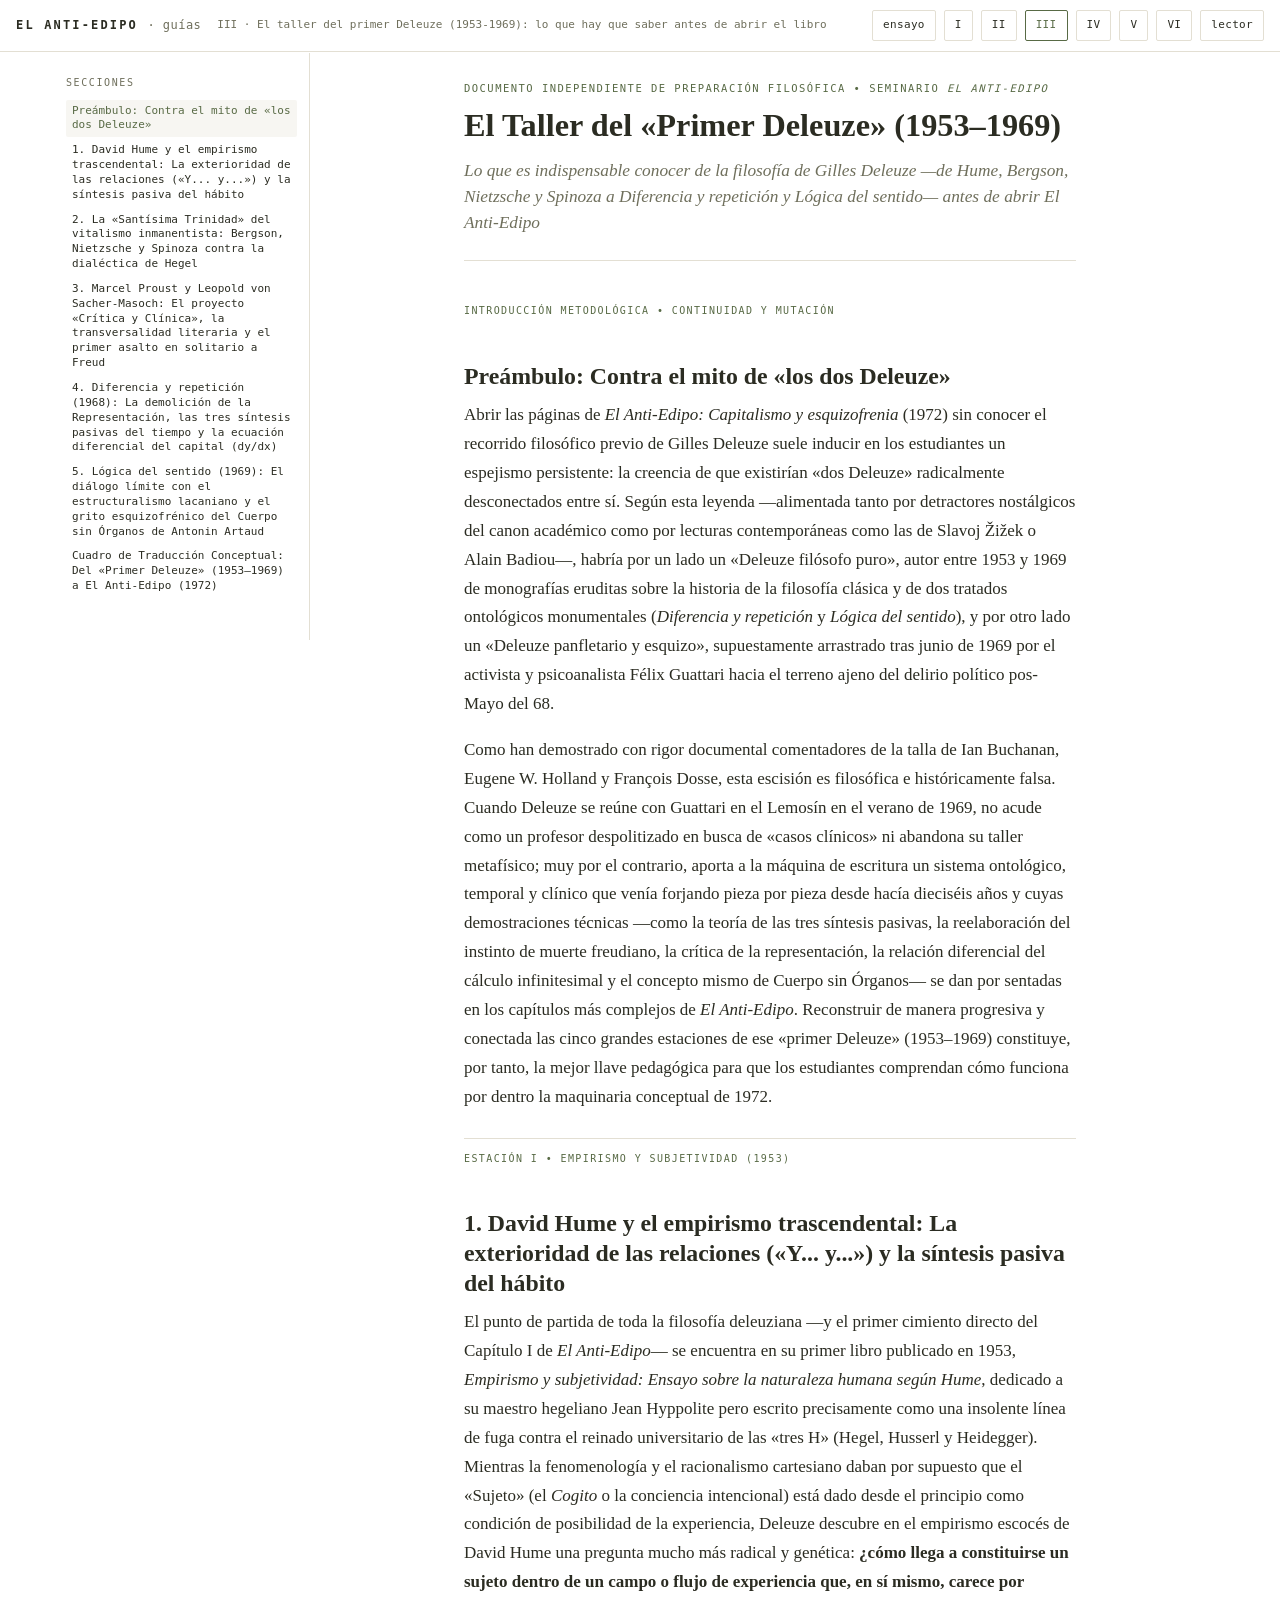
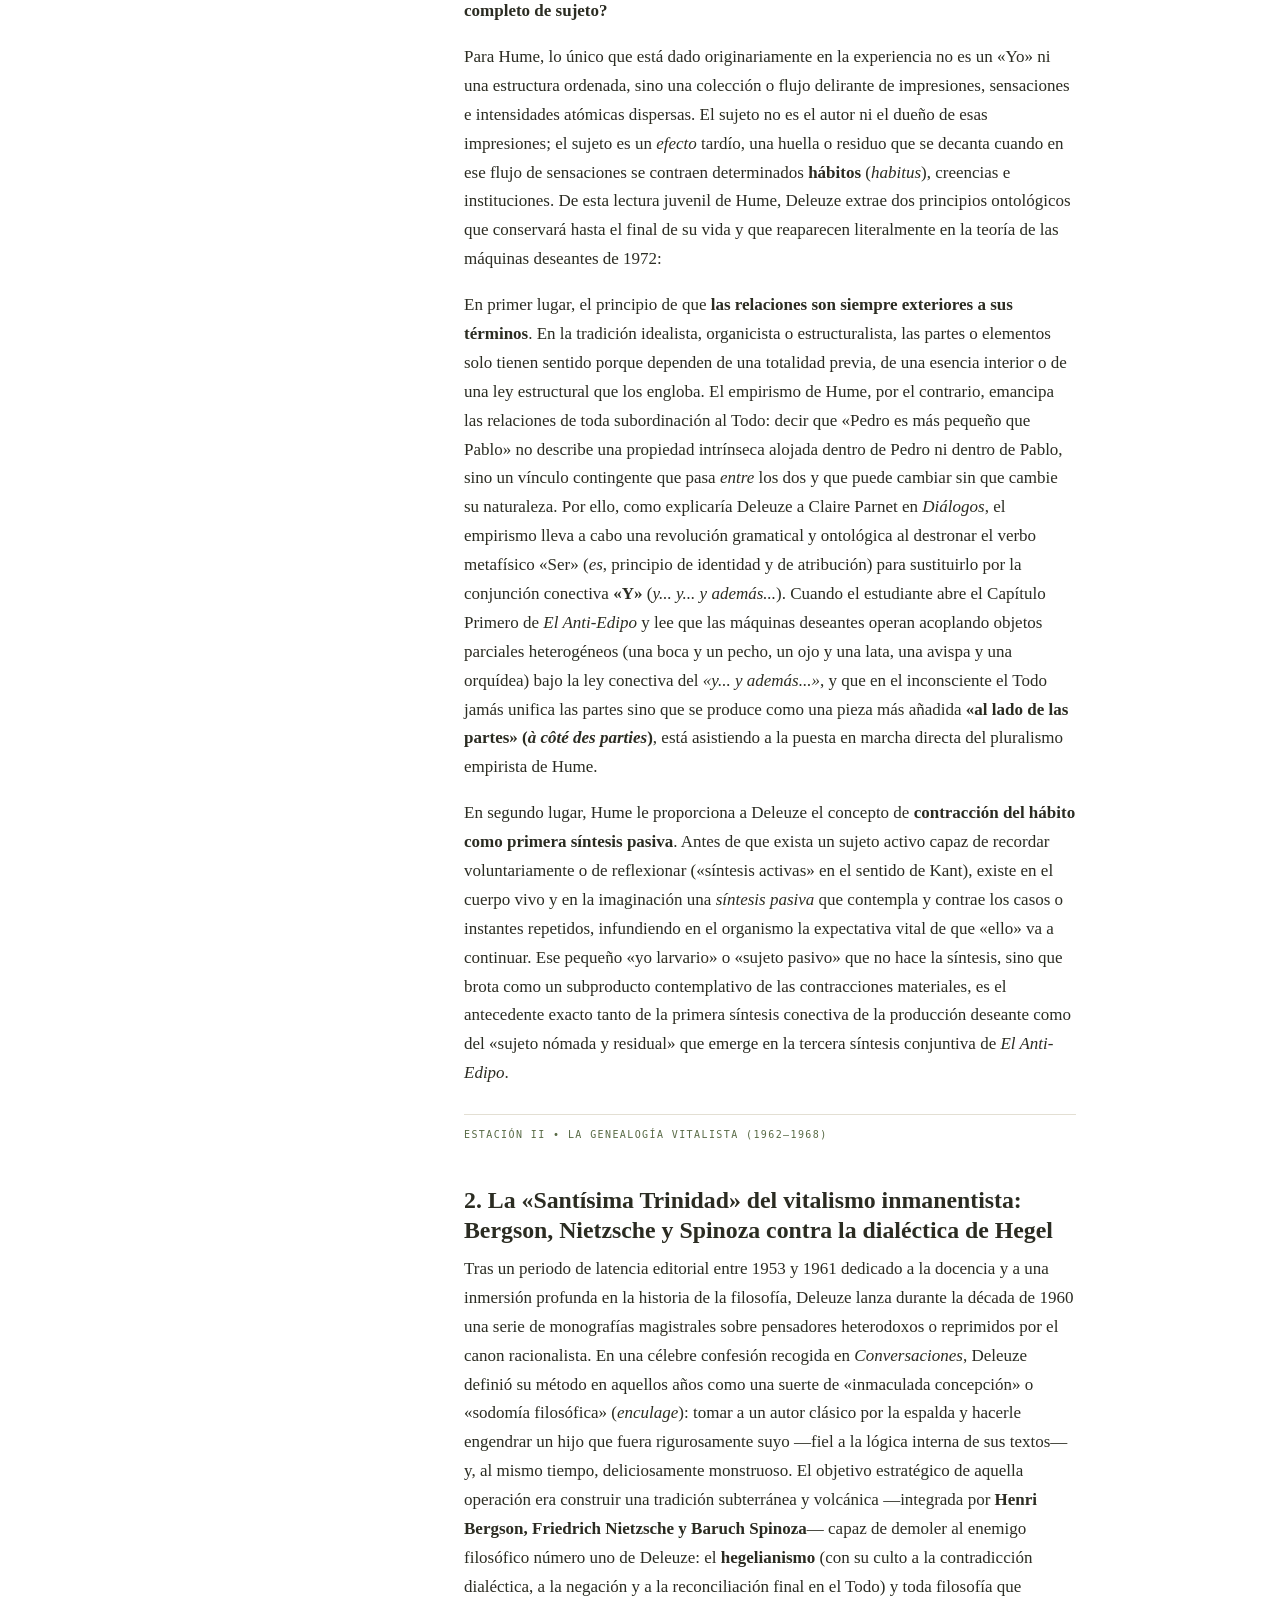
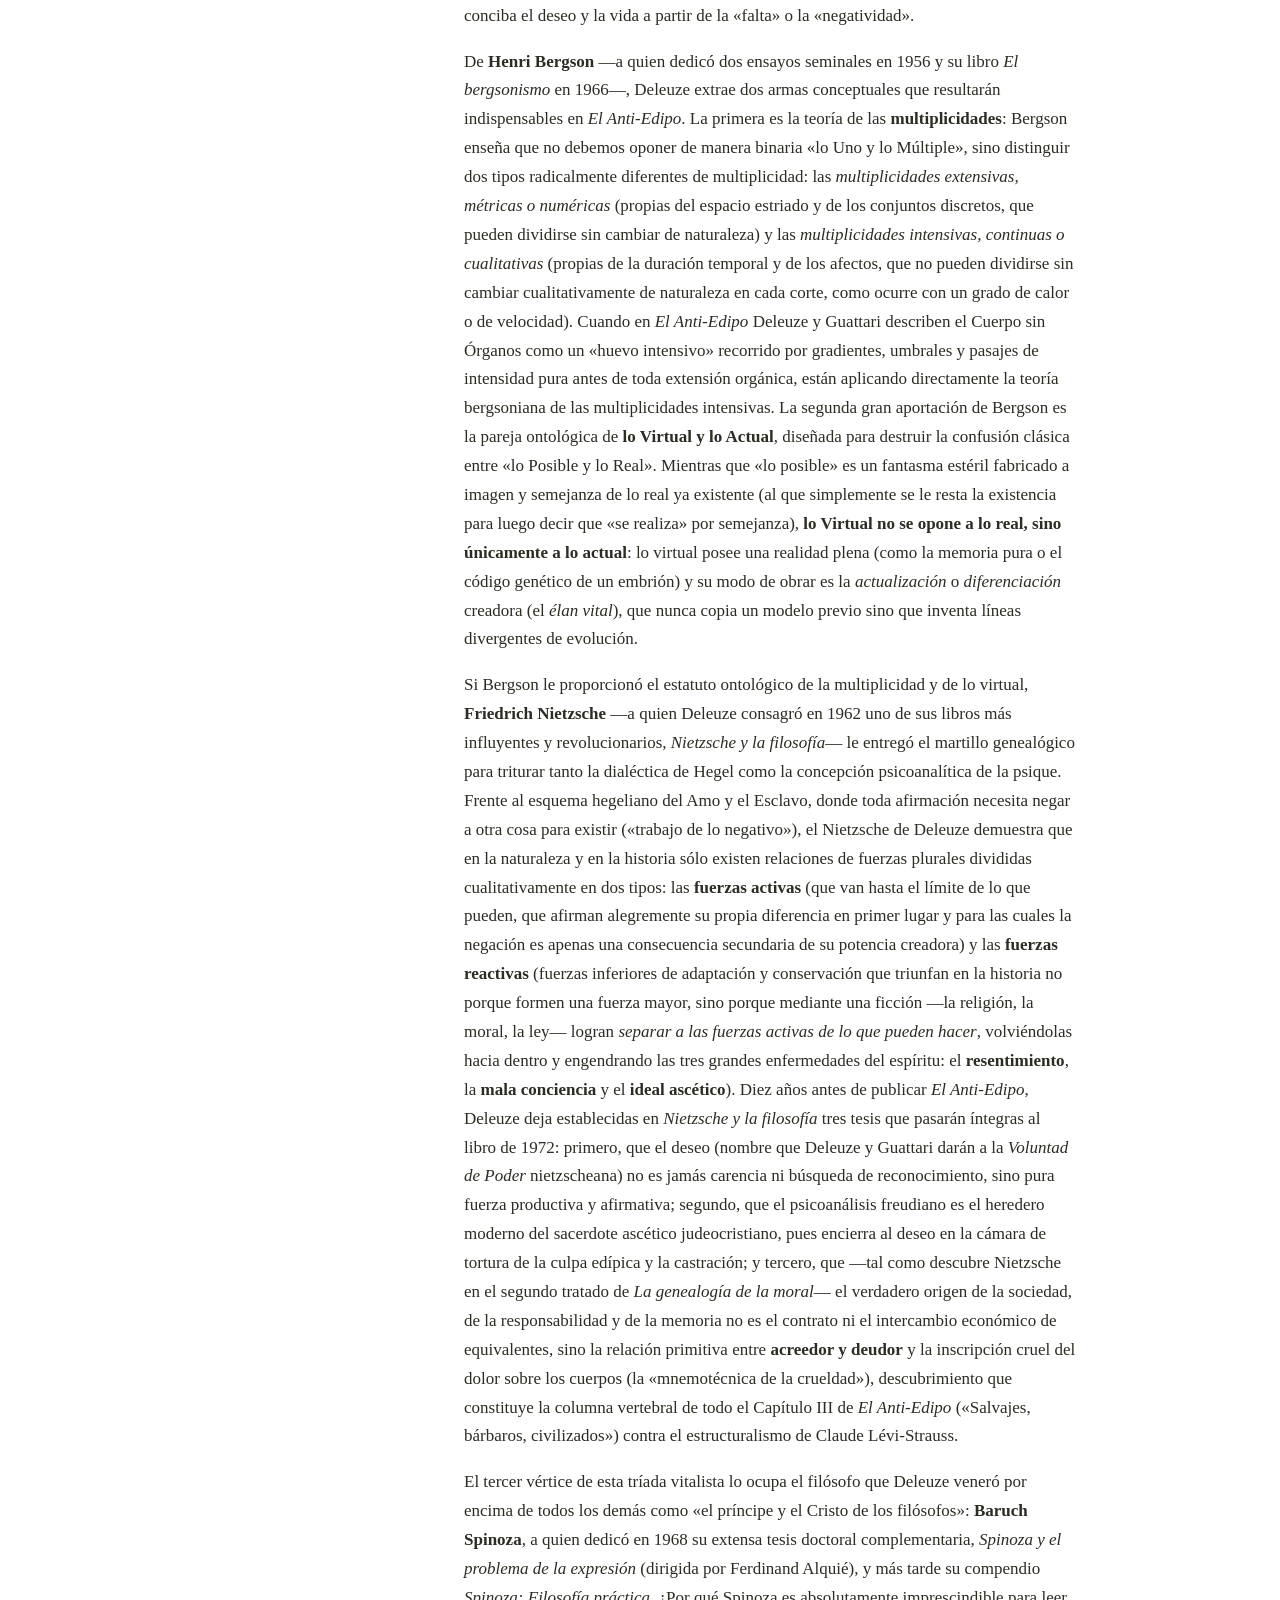
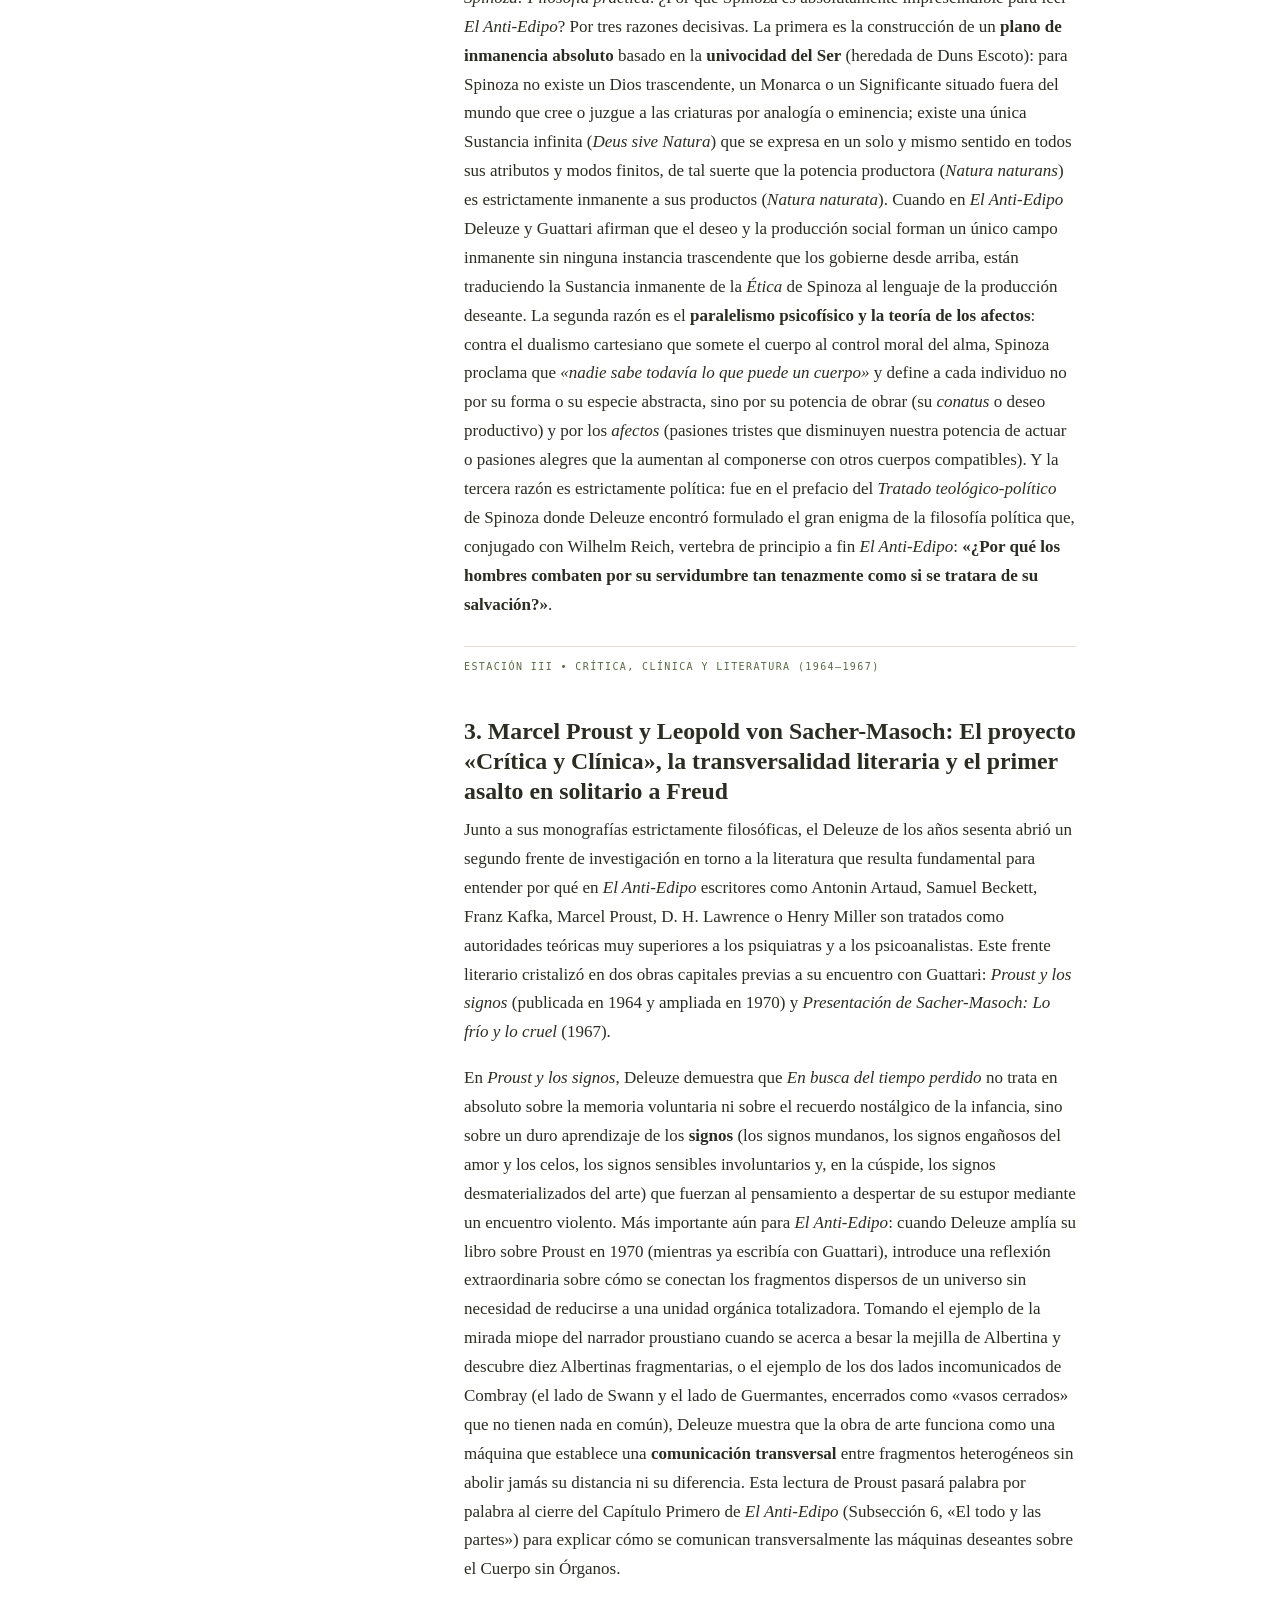
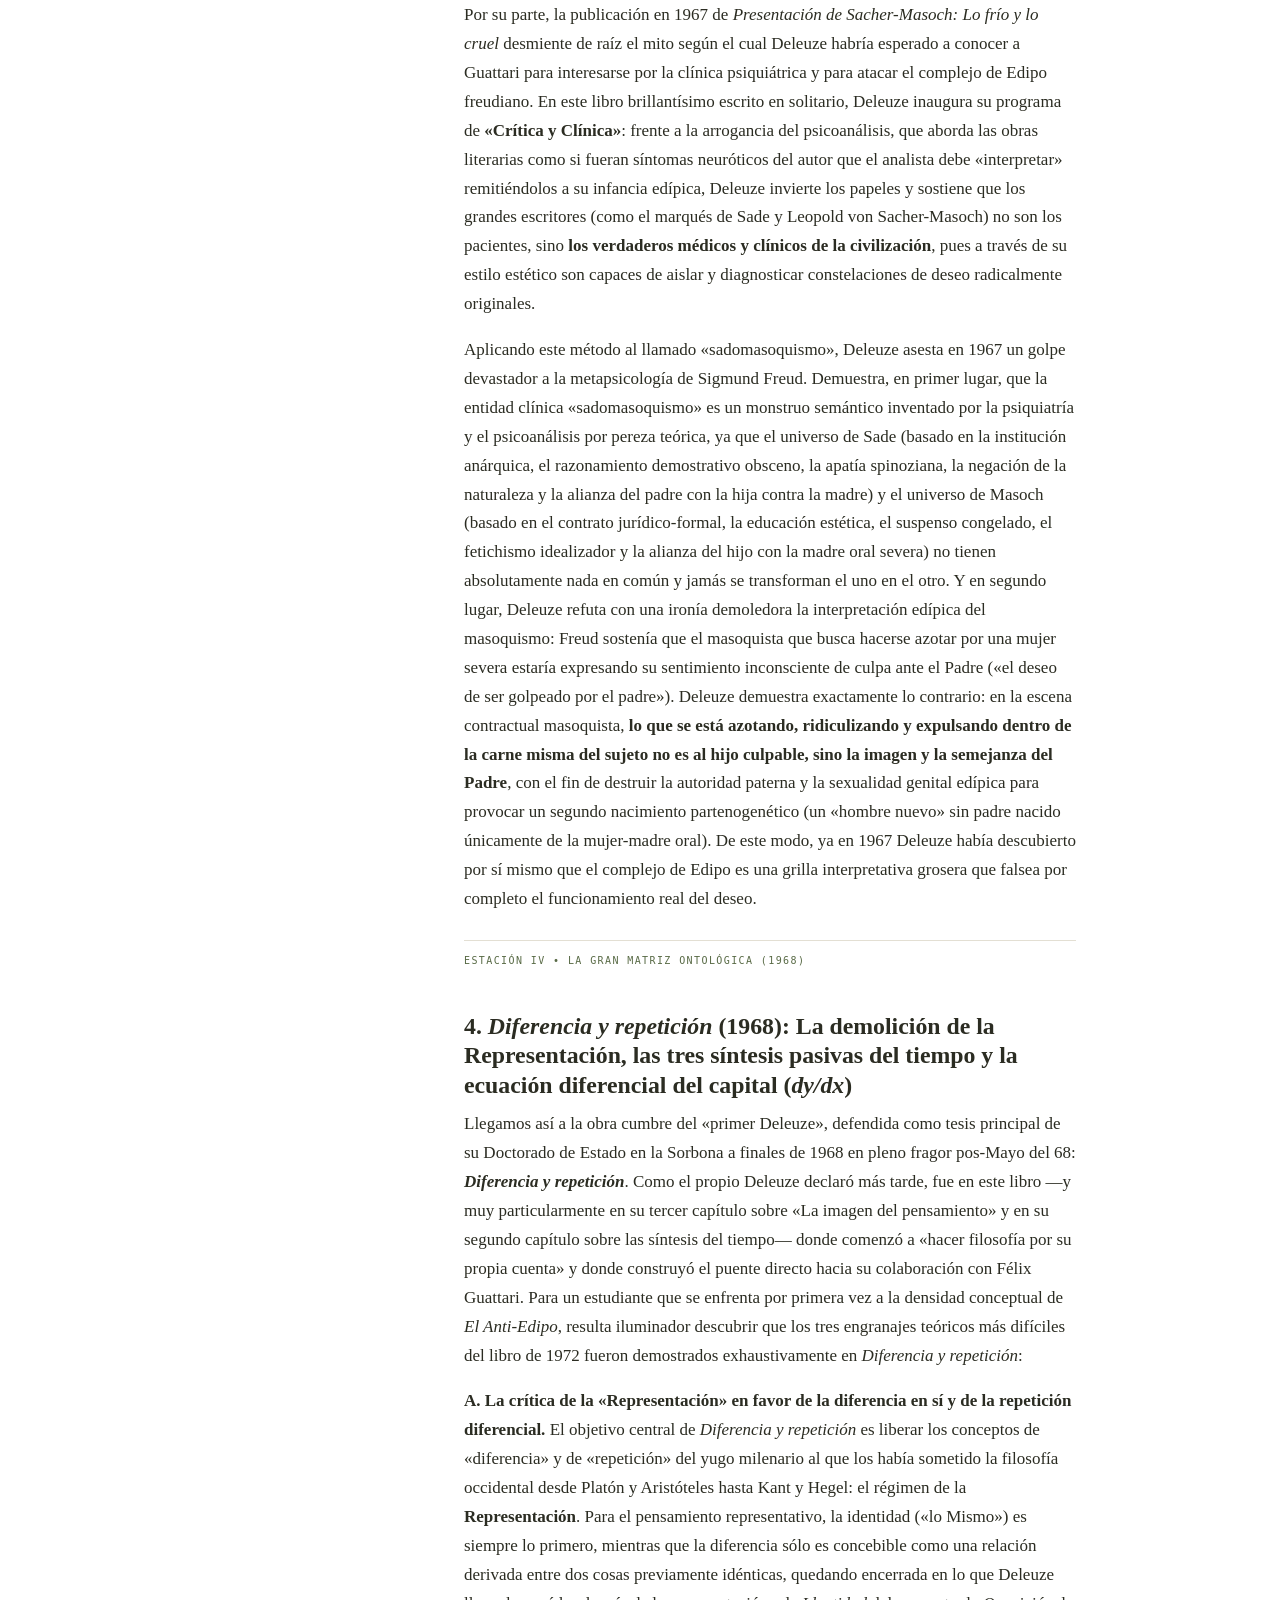
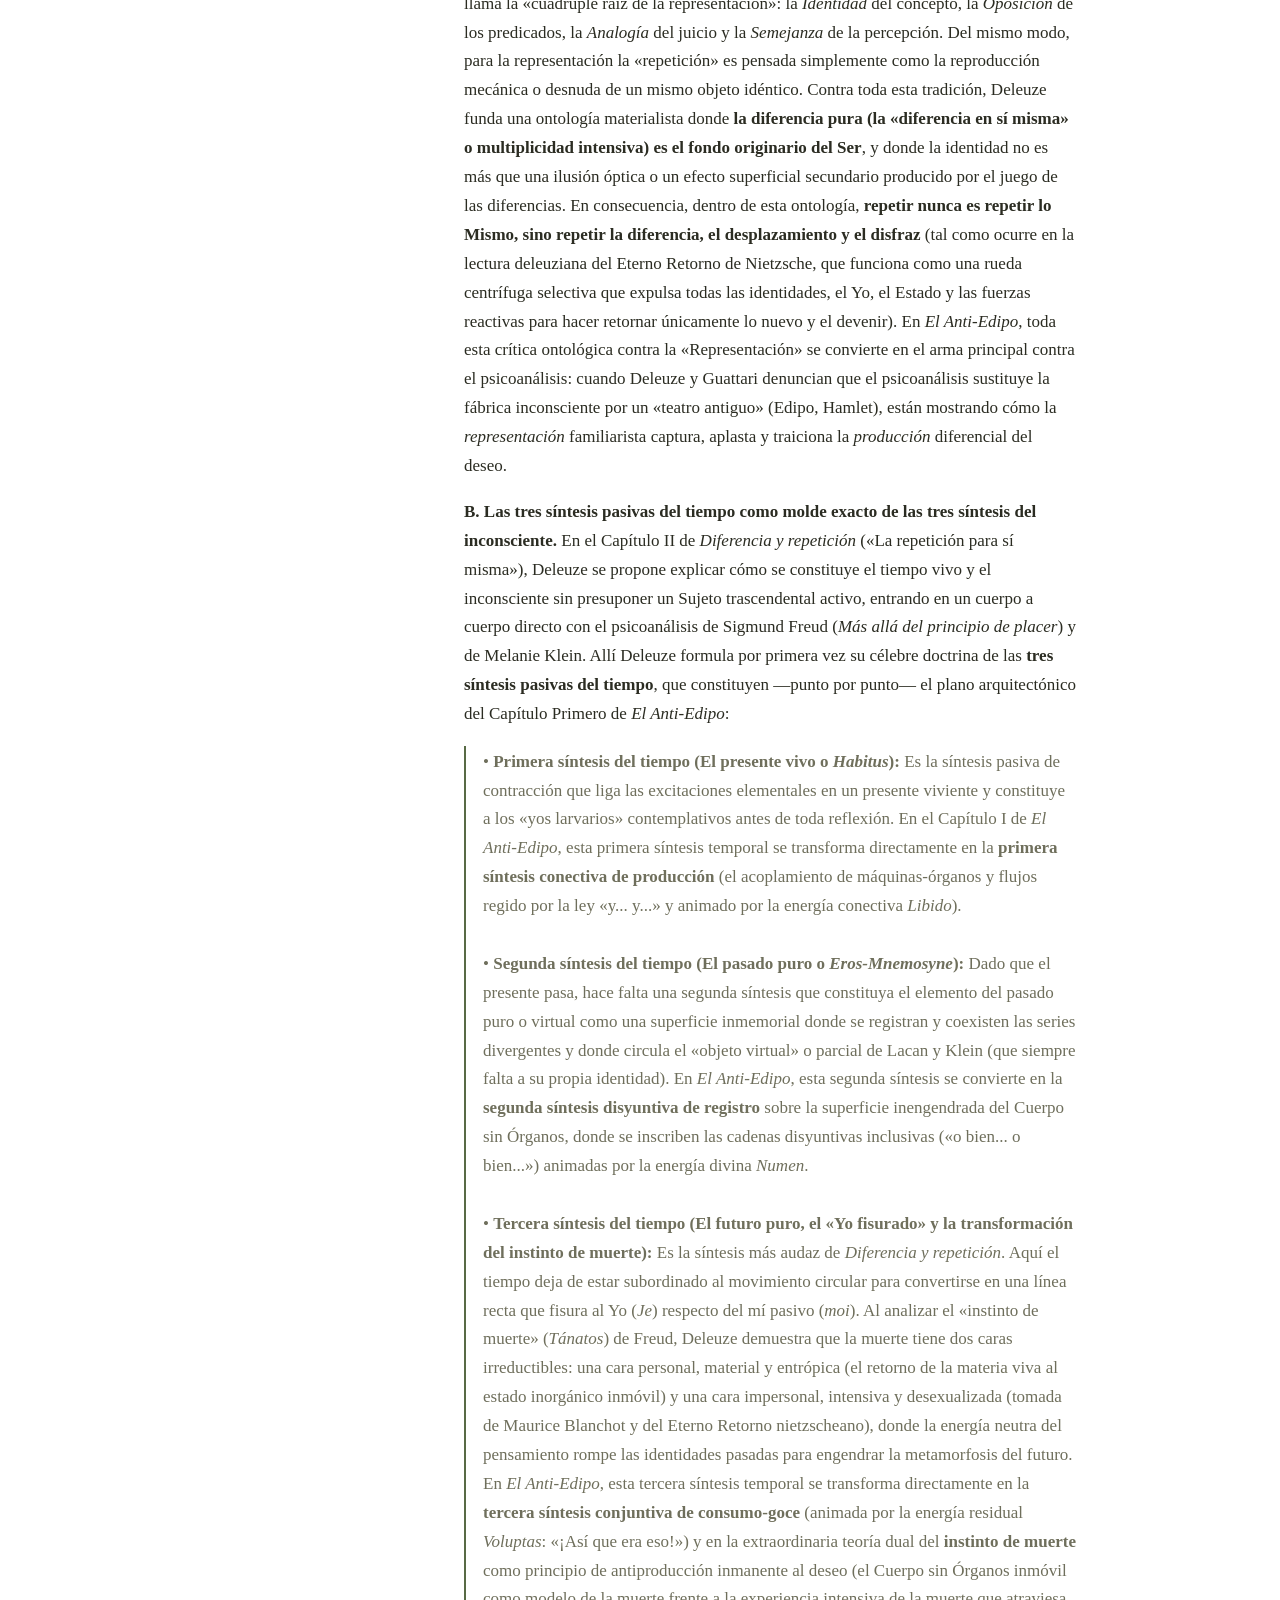
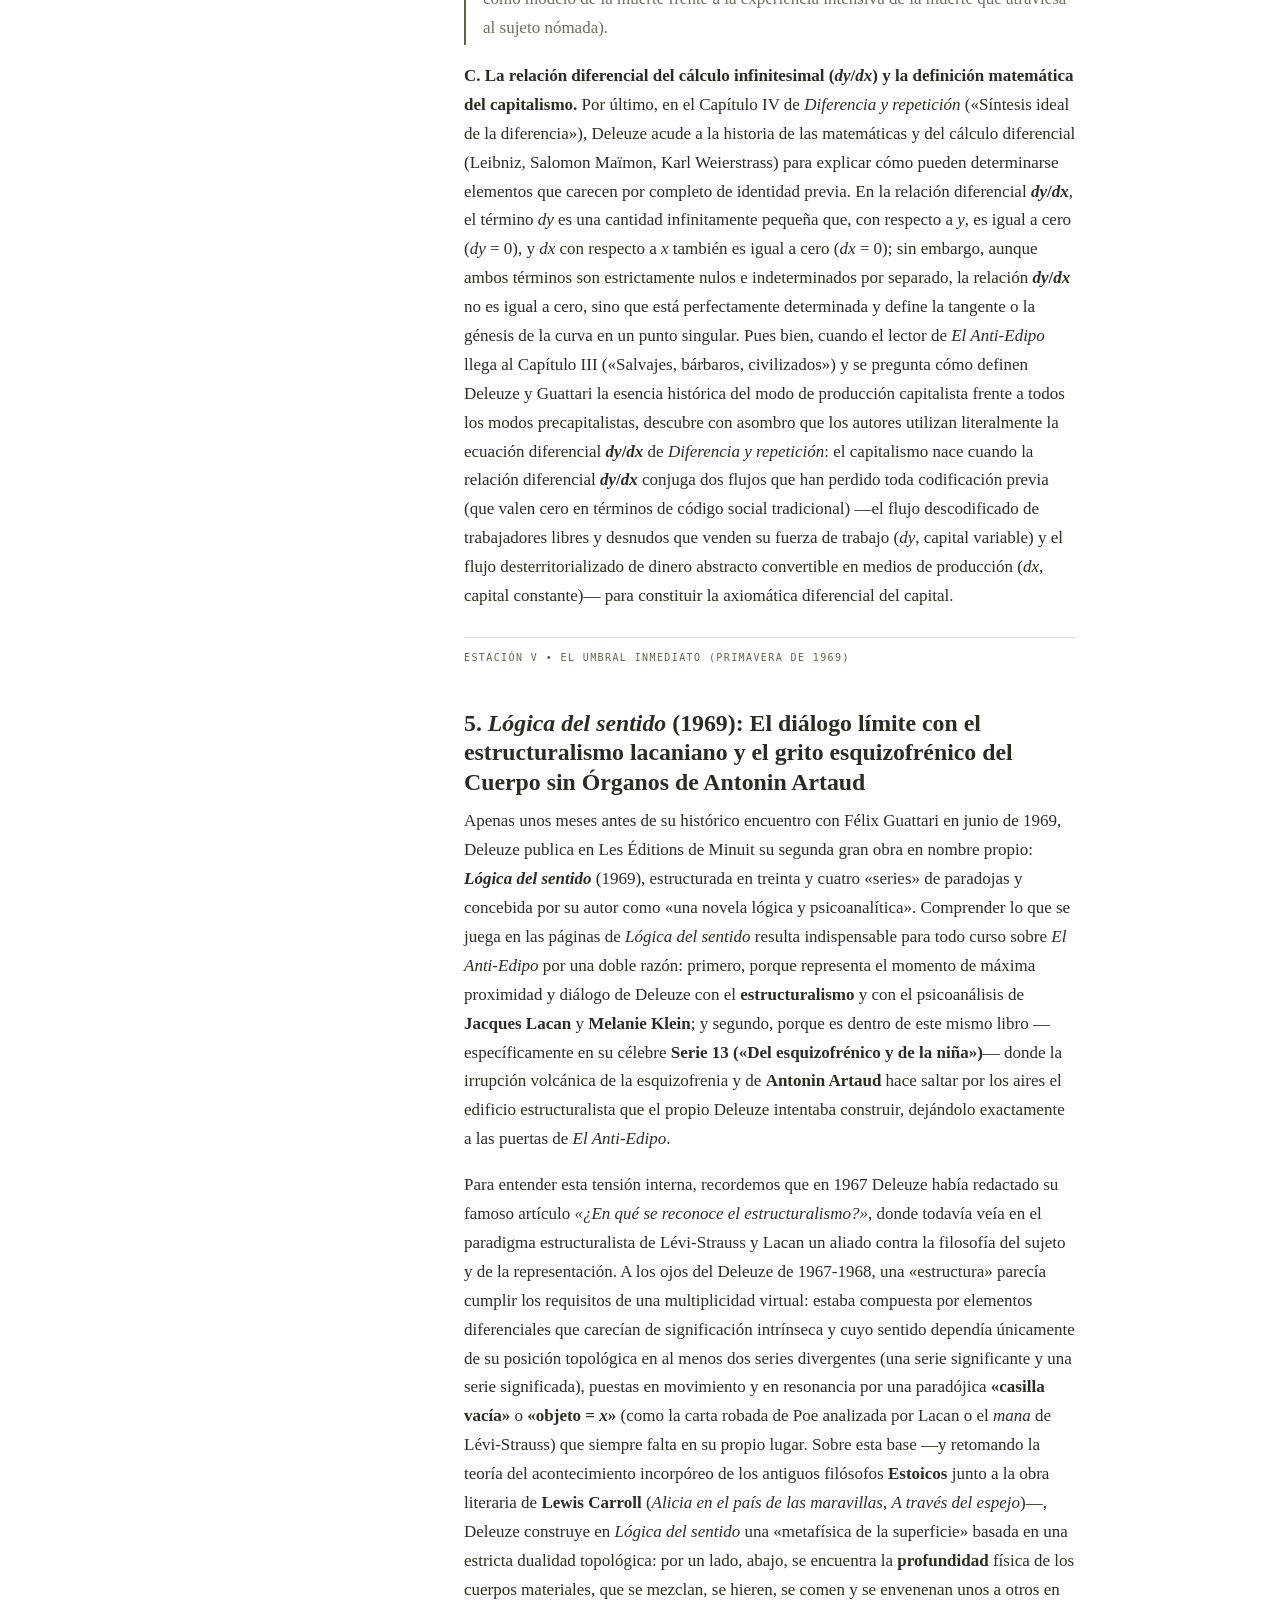
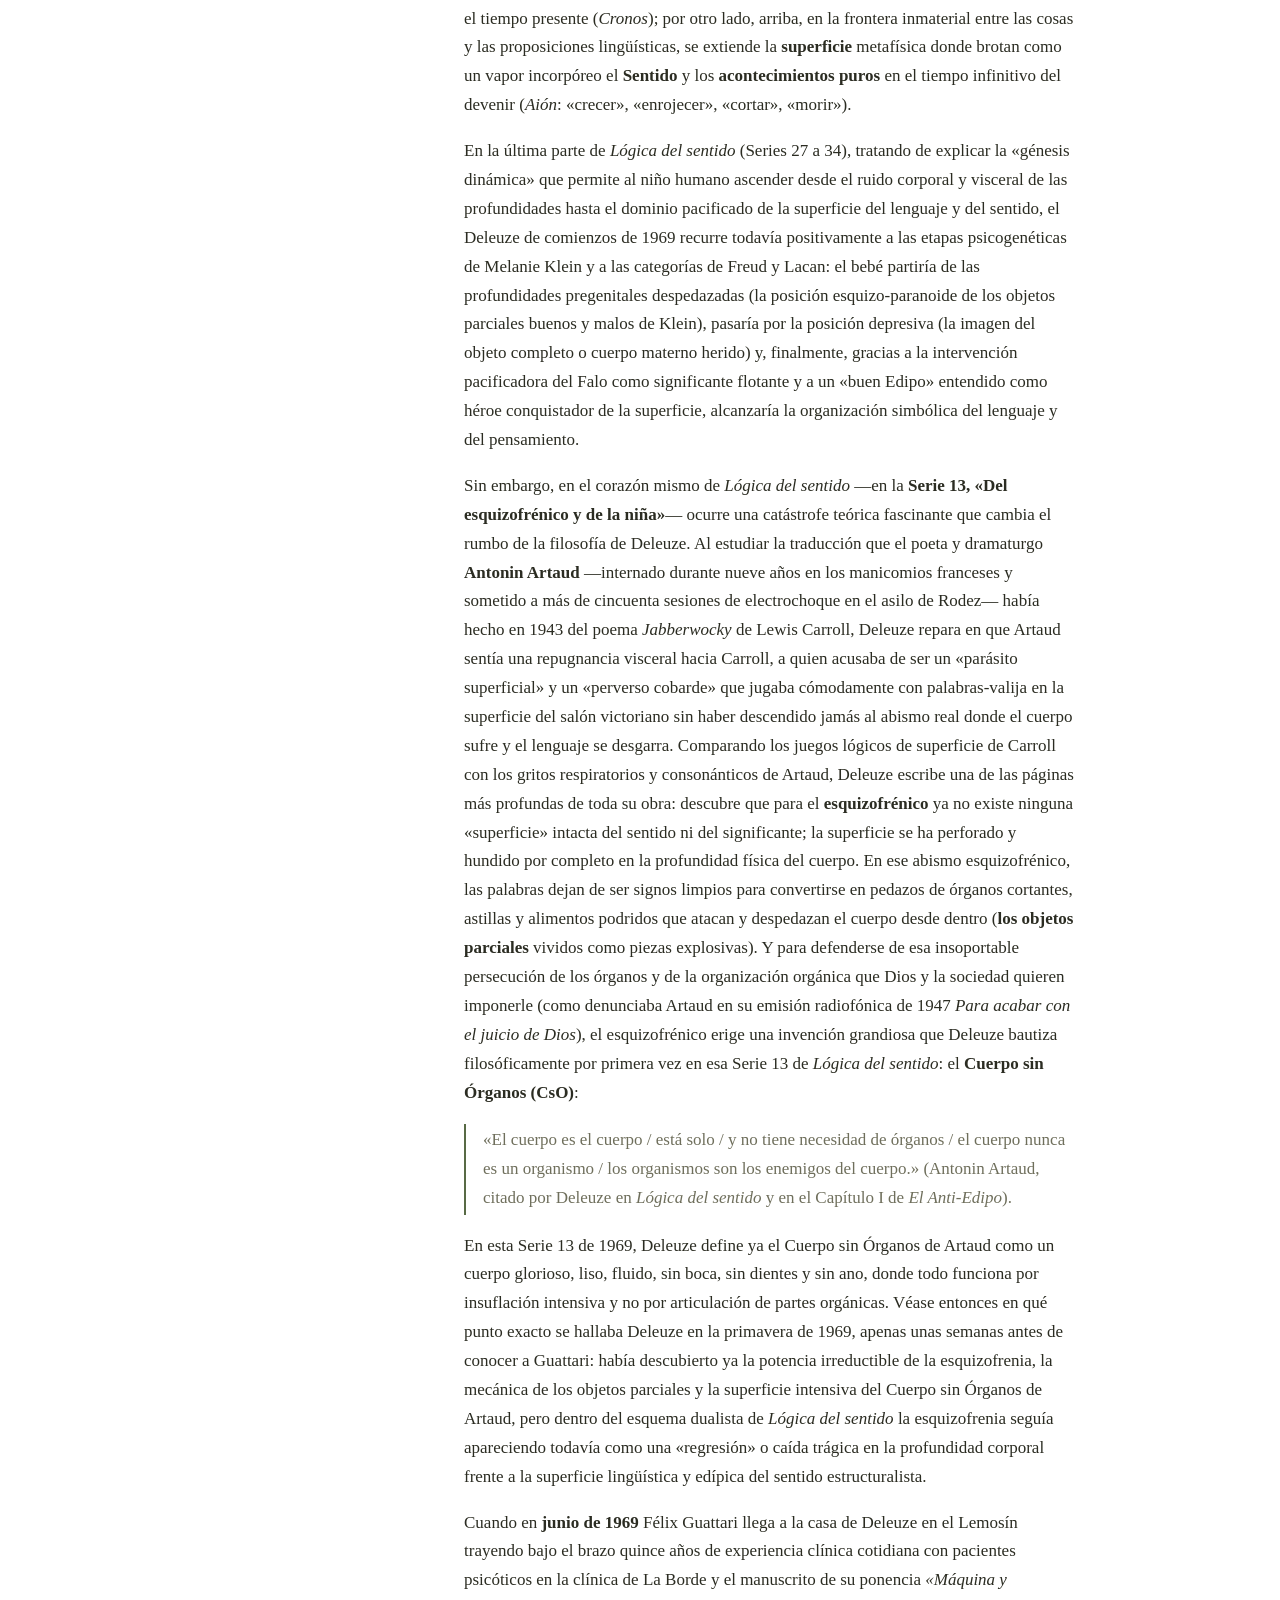
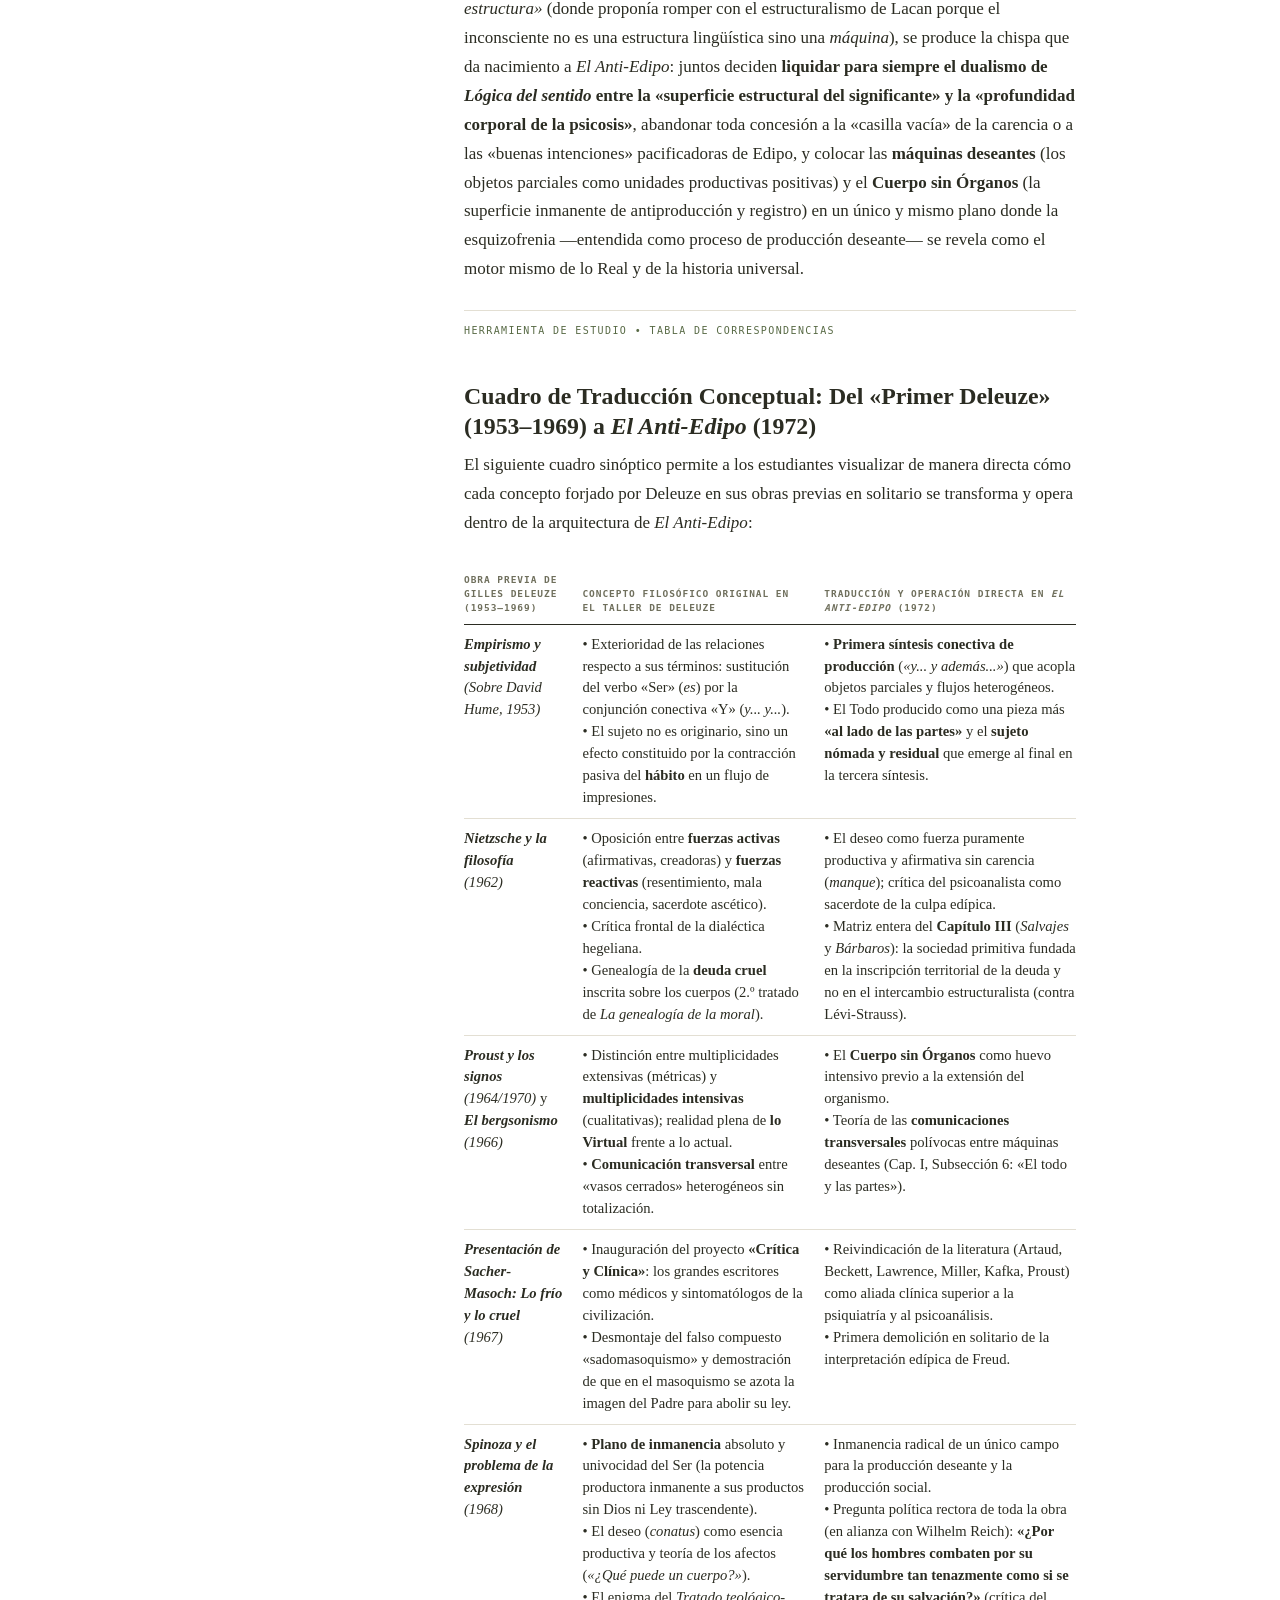
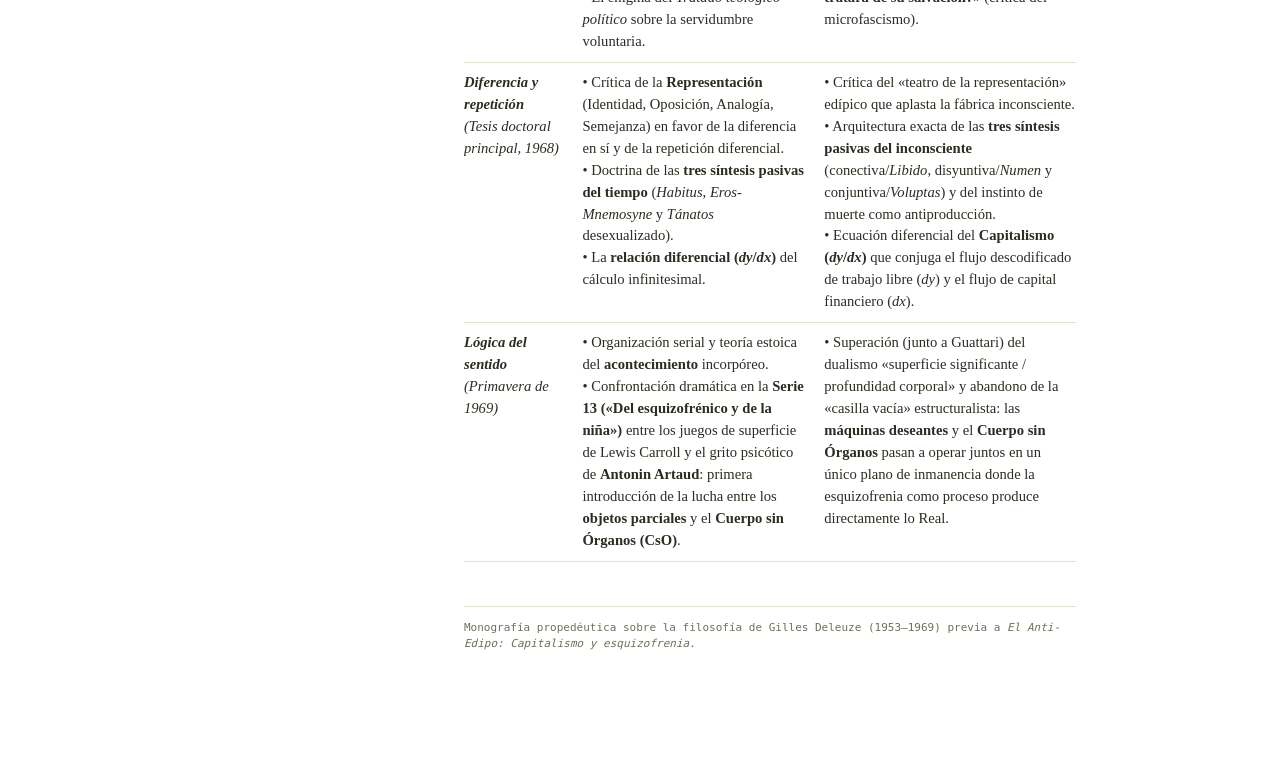
<file: guias/lector_primer_deleuze.html>
<!DOCTYPE html>
<html lang="es">
<head>
<meta charset="utf-8">
<meta name="viewport" content="width=device-width, initial-scale=1">
<title>El Anti-Edipo · el primer Deleuze</title>
<link rel="stylesheet" href="../estilo.css">
</head>
<body>
  <header class="barra">
    <h1 id="marca"><a href="../index.html">EL ANTI-EDIPO</a> <span>· guías</span></h1>
    <div id="estado">III · El taller del primer Deleuze (1953-1969): lo que hay que saber antes de abrir el libro</div>
    <div class="acciones">
      <button id="toggleToc" class="btn" type="button">índice</button>
      <a class="btn" href="ensayo_introductorio.html" title="ensayo introductorio">ensayo</a>
      <a class="btn" href="lector_informe_anti_edipo.html" title="contextualización">I</a>
      <a class="btn" href="prolegomenos_anti_edipo_lector.html" title="prolegómenos">II</a>
      <a class="btn actual" href="lector_primer_deleuze.html" title="el primer Deleuze">III</a>
      <a class="btn" href="lector_anti_edipo_capitulo_1.html" title="capítulo I">IV</a>
      <a class="btn" href="lector_triadas_capitulo_1.html" title="tríadas del capítulo I">V</a>
      <a class="btn" href="cronologia.html" title="cronología">VI</a>
      <a class="btn" href="https://carloszevallostrigoso.github.io/ae/" target="ae-lector" title="Abrir el lector del Anti-Edipo">lector</a>
    </div>
  </header>
  <main>
    <nav id="toc" aria-label="Secciones"><h2>Secciones</h2><ol id="tocLista"></ol></nav>
    <article>
      <div id="doc">
<header>
                <div class="kicker">Documento Independiente de Preparación Filosófica • Seminario <em>El Anti-Edipo</em></div>
                <h1>El Taller del «Primer Deleuze» (1953–1969)</h1>
                <p class="subtitulo">Lo que es indispensable conocer de la filosofía de Gilles Deleuze —de Hume, Bergson, Nietzsche y Spinoza a <em>Diferencia y repetición</em> y <em>Lógica del sentido</em>— antes de abrir <em>El Anti-Edipo</em></p>
            </header>

            <section id="preambulo">
                <span class="eje">Introducción Metodológica • Continuidad y Mutación</span>
                <h2>Preámbulo: Contra el mito de «los dos Deleuze»</h2>
                <p>Abrir las páginas de <em>El Anti-Edipo: Capitalismo y esquizofrenia</em> (1972) sin conocer el recorrido filosófico previo de Gilles Deleuze suele inducir en los estudiantes un espejismo persistente: la creencia de que existirían «dos Deleuze» radicalmente desconectados entre sí. Según esta leyenda —alimentada tanto por detractores nostálgicos del canon académico como por lecturas contemporáneas como las de Slavoj Žižek o Alain Badiou—, habría por un lado un «Deleuze filósofo puro», autor entre 1953 y 1969 de monografías eruditas sobre la historia de la filosofía clásica y de dos tratados ontológicos monumentales (<em>Diferencia y repetición</em> y <em>Lógica del sentido</em>), y por otro lado un «Deleuze panfletario y esquizo», supuestamente arrastrado tras junio de 1969 por el activista y psicoanalista Félix Guattari hacia el terreno ajeno del delirio político pos-Mayo del 68.</p>
                <p>Como han demostrado con rigor documental comentadores de la talla de Ian Buchanan, Eugene W. Holland y François Dosse, esta escisión es filosófica e históricamente falsa. Cuando Deleuze se reúne con Guattari en el Lemosín en el verano de 1969, no acude como un profesor despolitizado en busca de «casos clínicos» ni abandona su taller metafísico; muy por el contrario, aporta a la máquina de escritura un sistema ontológico, temporal y clínico que venía forjando pieza por pieza desde hacía dieciséis años y cuyas demostraciones técnicas —como la teoría de las tres síntesis pasivas, la reelaboración del instinto de muerte freudiano, la crítica de la representación, la relación diferencial del cálculo infinitesimal y el concepto mismo de Cuerpo sin Órganos— se dan por sentadas en los capítulos más complejos de <em>El Anti-Edipo</em>. Reconstruir de manera progresiva y conectada las cinco grandes estaciones de ese «primer Deleuze» (1953–1969) constituye, por tanto, la mejor llave pedagógica para que los estudiantes comprendan cómo funciona por dentro la maquinaria conceptual de 1972.</p>
            </section>

            <section id="estacion-1">
                <span class="eje">Estación I • Empirismo y Subjetividad (1953)</span>
                <h2>1. David Hume y el empirismo trascendental: La exterioridad de las relaciones («Y... y...») y la síntesis pasiva del hábito</h2>
                <p>El punto de partida de toda la filosofía deleuziana —y el primer cimiento directo del Capítulo I de <em>El Anti-Edipo</em>— se encuentra en su primer libro publicado en 1953, <em>Empirismo y subjetividad: Ensayo sobre la naturaleza humana según Hume</em>, dedicado a su maestro hegeliano Jean Hyppolite pero escrito precisamente como una insolente línea de fuga contra el reinado universitario de las «tres H» (Hegel, Husserl y Heidegger). Mientras la fenomenología y el racionalismo cartesiano daban por supuesto que el «Sujeto» (el <em>Cogito</em> o la conciencia intencional) está dado desde el principio como condición de posibilidad de la experiencia, Deleuze descubre en el empirismo escocés de David Hume una pregunta mucho más radical y genética: <strong>¿cómo llega a constituirse un sujeto dentro de un campo o flujo de experiencia que, en sí mismo, carece por completo de sujeto?</strong></p>
                <p>Para Hume, lo único que está dado originariamente en la experiencia no es un «Yo» ni una estructura ordenada, sino una colección o flujo delirante de impresiones, sensaciones e intensidades atómicas dispersas. El sujeto no es el autor ni el dueño de esas impresiones; el sujeto es un <em>efecto</em> tardío, una huella o residuo que se decanta cuando en ese flujo de sensaciones se contraen determinados <strong>hábitos</strong> (<em>habitus</em>), creencias e instituciones. De esta lectura juvenil de Hume, Deleuze extrae dos principios ontológicos que conservará hasta el final de su vida y que reaparecen literalmente en la teoría de las máquinas deseantes de 1972:</p>
                <p>En primer lugar, el principio de que <strong>las relaciones son siempre exteriores a sus términos</strong>. En la tradición idealista, organicista o estructuralista, las partes o elementos solo tienen sentido porque dependen de una totalidad previa, de una esencia interior o de una ley estructural que los engloba. El empirismo de Hume, por el contrario, emancipa las relaciones de toda subordinación al Todo: decir que «Pedro es más pequeño que Pablo» no describe una propiedad intrínseca alojada dentro de Pedro ni dentro de Pablo, sino un vínculo contingente que pasa <em>entre</em> los dos y que puede cambiar sin que cambie su naturaleza. Por ello, como explicaría Deleuze a Claire Parnet en <em>Diálogos</em>, el empirismo lleva a cabo una revolución gramatical y ontológica al destronar el verbo metafísico «Ser» (<em>es</em>, principio de identidad y de atribución) para sustituirlo por la conjunción conectiva <strong>«Y»</strong> (<em>y... y... y además...</em>). Cuando el estudiante abre el Capítulo Primero de <em>El Anti-Edipo</em> y lee que las máquinas deseantes operan acoplando objetos parciales heterogéneos (una boca y un pecho, un ojo y una lata, una avispa y una orquídea) bajo la ley conectiva del <em>«y... y además...»</em>, y que en el inconsciente el Todo jamás unifica las partes sino que se produce como una pieza más añadida <strong>«al lado de las partes» (<em>à côté des parties</em>)</strong>, está asistiendo a la puesta en marcha directa del pluralismo empirista de Hume.</p>
                <p>En segundo lugar, Hume le proporciona a Deleuze el concepto de <strong>contracción del hábito como primera síntesis pasiva</strong>. Antes de que exista un sujeto activo capaz de recordar voluntariamente o de reflexionar («síntesis activas» en el sentido de Kant), existe en el cuerpo vivo y en la imaginación una <em>síntesis pasiva</em> que contempla y contrae los casos o instantes repetidos, infundiendo en el organismo la expectativa vital de que «ello» va a continuar. Ese pequeño «yo larvario» o «sujeto pasivo» que no hace la síntesis, sino que brota como un subproducto contemplativo de las contracciones materiales, es el antecedente exacto tanto de la primera síntesis conectiva de la producción deseante como del «sujeto nómada y residual» que emerge en la tercera síntesis conjuntiva de <em>El Anti-Edipo</em>.</p>
            </section>

            <section id="estacion-2">
                <span class="eje">Estación II • La Genealogía Vitalista (1962–1968)</span>
                <h2>2. La «Santísima Trinidad» del vitalismo inmanentista: Bergson, Nietzsche y Spinoza contra la dialéctica de Hegel</h2>
                <p>Tras un periodo de latencia editorial entre 1953 y 1961 dedicado a la docencia y a una inmersión profunda en la historia de la filosofía, Deleuze lanza durante la década de 1960 una serie de monografías magistrales sobre pensadores heterodoxos o reprimidos por el canon racionalista. En una célebre confesión recogida en <em>Conversaciones</em>, Deleuze definió su método en aquellos años como una suerte de «inmaculada concepción» o «sodomía filosófica» (<em>enculage</em>): tomar a un autor clásico por la espalda y hacerle engendrar un hijo que fuera rigurosamente suyo —fiel a la lógica interna de sus textos— y, al mismo tiempo, deliciosamente monstruoso. El objetivo estratégico de aquella operación era construir una tradición subterránea y volcánica —integrada por <strong>Henri Bergson, Friedrich Nietzsche y Baruch Spinoza</strong>— capaz de demoler al enemigo filosófico número uno de Deleuze: el <strong>hegelianismo</strong> (con su culto a la contradicción dialéctica, a la negación y a la reconciliación final en el Todo) y toda filosofía que conciba el deseo y la vida a partir de la «falta» o la «negatividad».</p>
                <p>De <strong>Henri Bergson</strong> —a quien dedicó dos ensayos seminales en 1956 y su libro <em>El bergsonismo</em> en 1966—, Deleuze extrae dos armas conceptuales que resultarán indispensables en <em>El Anti-Edipo</em>. La primera es la teoría de las <strong>multiplicidades</strong>: Bergson enseña que no debemos oponer de manera binaria «lo Uno y lo Múltiple», sino distinguir dos tipos radicalmente diferentes de multiplicidad: las <em>multiplicidades extensivas, métricas o numéricas</em> (propias del espacio estriado y de los conjuntos discretos, que pueden dividirse sin cambiar de naturaleza) y las <em>multiplicidades intensivas, continuas o cualitativas</em> (propias de la duración temporal y de los afectos, que no pueden dividirse sin cambiar cualitativamente de naturaleza en cada corte, como ocurre con un grado de calor o de velocidad). Cuando en <em>El Anti-Edipo</em> Deleuze y Guattari describen el Cuerpo sin Órganos como un «huevo intensivo» recorrido por gradientes, umbrales y pasajes de intensidad pura antes de toda extensión orgánica, están aplicando directamente la teoría bergsoniana de las multiplicidades intensivas. La segunda gran aportación de Bergson es la pareja ontológica de <strong>lo Virtual y lo Actual</strong>, diseñada para destruir la confusión clásica entre «lo Posible y lo Real». Mientras que «lo posible» es un fantasma estéril fabricado a imagen y semejanza de lo real ya existente (al que simplemente se le resta la existencia para luego decir que «se realiza» por semejanza), <strong>lo Virtual no se opone a lo real, sino únicamente a lo actual</strong>: lo virtual posee una realidad plena (como la memoria pura o el código genético de un embrión) y su modo de obrar es la <em>actualización</em> o <em>diferenciación</em> creadora (el <em>élan vital</em>), que nunca copia un modelo previo sino que inventa líneas divergentes de evolución.</p>
                <p>Si Bergson le proporcionó el estatuto ontológico de la multiplicidad y de lo virtual, <strong>Friedrich Nietzsche</strong> —a quien Deleuze consagró en 1962 uno de sus libros más influyentes y revolucionarios, <em>Nietzsche y la filosofía</em>— le entregó el martillo genealógico para triturar tanto la dialéctica de Hegel como la concepción psicoanalítica de la psique. Frente al esquema hegeliano del Amo y el Esclavo, donde toda afirmación necesita negar a otra cosa para existir («trabajo de lo negativo»), el Nietzsche de Deleuze demuestra que en la naturaleza y en la historia sólo existen relaciones de fuerzas plurales divididas cualitativamente en dos tipos: las <strong>fuerzas activas</strong> (que van hasta el límite de lo que pueden, que afirman alegremente su propia diferencia en primer lugar y para las cuales la negación es apenas una consecuencia secundaria de su potencia creadora) y las <strong>fuerzas reactivas</strong> (fuerzas inferiores de adaptación y conservación que triunfan en la historia no porque formen una fuerza mayor, sino porque mediante una ficción —la religión, la moral, la ley— logran <em>separar a las fuerzas activas de lo que pueden hacer</em>, volviéndolas hacia dentro y engendrando las tres grandes enfermedades del espíritu: el <strong>resentimiento</strong>, la <strong>mala conciencia</strong> y el <strong>ideal ascético</strong>). Diez años antes de publicar <em>El Anti-Edipo</em>, Deleuze deja establecidas en <em>Nietzsche y la filosofía</em> tres tesis que pasarán íntegras al libro de 1972: primero, que el deseo (nombre que Deleuze y Guattari darán a la <em>Voluntad de Poder</em> nietzscheana) no es jamás carencia ni búsqueda de reconocimiento, sino pura fuerza productiva y afirmativa; segundo, que el psicoanálisis freudiano es el heredero moderno del sacerdote ascético judeocristiano, pues encierra al deseo en la cámara de tortura de la culpa edípica y la castración; y tercero, que —tal como descubre Nietzsche en el segundo tratado de <em>La genealogía de la moral</em>— el verdadero origen de la sociedad, de la responsabilidad y de la memoria no es el contrato ni el intercambio económico de equivalentes, sino la relación primitiva entre <strong>acreedor y deudor</strong> y la inscripción cruel del dolor sobre los cuerpos (la «mnemotécnica de la crueldad»), descubrimiento que constituye la columna vertebral de todo el Capítulo III de <em>El Anti-Edipo</em> («Salvajes, bárbaros, civilizados») contra el estructuralismo de Claude Lévi-Strauss.</p>
                <p>El tercer vértice de esta tríada vitalista lo ocupa el filósofo que Deleuze veneró por encima de todos los demás como «el príncipe y el Cristo de los filósofos»: <strong>Baruch Spinoza</strong>, a quien dedicó en 1968 su extensa tesis doctoral complementaria, <em>Spinoza y el problema de la expresión</em> (dirigida por Ferdinand Alquié), y más tarde su compendio <em>Spinoza: Filosofía práctica</em>. ¿Por qué Spinoza es absolutamente imprescindible para leer <em>El Anti-Edipo</em>? Por tres razones decisivas. La primera es la construcción de un <strong>plano de inmanencia absoluto</strong> basado en la <strong>univocidad del Ser</strong> (heredada de Duns Escoto): para Spinoza no existe un Dios trascendente, un Monarca o un Significante situado fuera del mundo que cree o juzgue a las criaturas por analogía o eminencia; existe una única Sustancia infinita (<em>Deus sive Natura</em>) que se expresa en un solo y mismo sentido en todos sus atributos y modos finitos, de tal suerte que la potencia productora (<em>Natura naturans</em>) es estrictamente inmanente a sus productos (<em>Natura naturata</em>). Cuando en <em>El Anti-Edipo</em> Deleuze y Guattari afirman que el deseo y la producción social forman un único campo inmanente sin ninguna instancia trascendente que los gobierne desde arriba, están traduciendo la Sustancia inmanente de la <em>Ética</em> de Spinoza al lenguaje de la producción deseante. La segunda razón es el <strong>paralelismo psicofísico y la teoría de los afectos</strong>: contra el dualismo cartesiano que somete el cuerpo al control moral del alma, Spinoza proclama que <em>«nadie sabe todavía lo que puede un cuerpo»</em> y define a cada individuo no por su forma o su especie abstracta, sino por su potencia de obrar (su <em>conatus</em> o deseo productivo) y por los <em>afectos</em> (pasiones tristes que disminuyen nuestra potencia de actuar o pasiones alegres que la aumentan al componerse con otros cuerpos compatibles). Y la tercera razón es estrictamente política: fue en el prefacio del <em>Tratado teológico-político</em> de Spinoza donde Deleuze encontró formulado el gran enigma de la filosofía política que, conjugado con Wilhelm Reich, vertebra de principio a fin <em>El Anti-Edipo</em>: <strong>«¿Por qué los hombres combaten por su servidumbre tan tenazmente como si se tratara de su salvación?»</strong>.</p>
            </section>

            <section id="estacion-3">
                <span class="eje">Estación III • Crítica, Clínica y Literatura (1964–1967)</span>
                <h2>3. Marcel Proust y Leopold von Sacher-Masoch: El proyecto «Crítica y Clínica», la transversalidad literaria y el primer asalto en solitario a Freud</h2>
                <p>Junto a sus monografías estrictamente filosóficas, el Deleuze de los años sesenta abrió un segundo frente de investigación en torno a la literatura que resulta fundamental para entender por qué en <em>El Anti-Edipo</em> escritores como Antonin Artaud, Samuel Beckett, Franz Kafka, Marcel Proust, D. H. Lawrence o Henry Miller son tratados como autoridades teóricas muy superiores a los psiquiatras y a los psicoanalistas. Este frente literario cristalizó en dos obras capitales previas a su encuentro con Guattari: <em>Proust y los signos</em> (publicada en 1964 y ampliada en 1970) y <em>Presentación de Sacher-Masoch: Lo frío y lo cruel</em> (1967).</p>
                <p>En <em>Proust y los signos</em>, Deleuze demuestra que <em>En busca del tiempo perdido</em> no trata en absoluto sobre la memoria voluntaria ni sobre el recuerdo nostálgico de la infancia, sino sobre un duro aprendizaje de los <strong>signos</strong> (los signos mundanos, los signos engañosos del amor y los celos, los signos sensibles involuntarios y, en la cúspide, los signos desmaterializados del arte) que fuerzan al pensamiento a despertar de su estupor mediante un encuentro violento. Más importante aún para <em>El Anti-Edipo</em>: cuando Deleuze amplía su libro sobre Proust en 1970 (mientras ya escribía con Guattari), introduce una reflexión extraordinaria sobre cómo se conectan los fragmentos dispersos de un universo sin necesidad de reducirse a una unidad orgánica totalizadora. Tomando el ejemplo de la mirada miope del narrador proustiano cuando se acerca a besar la mejilla de Albertina y descubre diez Albertinas fragmentarias, o el ejemplo de los dos lados incomunicados de Combray (el lado de Swann y el lado de Guermantes, encerrados como «vasos cerrados» que no tienen nada en común), Deleuze muestra que la obra de arte funciona como una máquina que establece una <strong>comunicación transversal</strong> entre fragmentos heterogéneos sin abolir jamás su distancia ni su diferencia. Esta lectura de Proust pasará palabra por palabra al cierre del Capítulo Primero de <em>El Anti-Edipo</em> (Subsección 6, «El todo y las partes») para explicar cómo se comunican transversalmente las máquinas deseantes sobre el Cuerpo sin Órganos.</p>
                <p>Por su parte, la publicación en 1967 de <em>Presentación de Sacher-Masoch: Lo frío y lo cruel</em> desmiente de raíz el mito según el cual Deleuze habría esperado a conocer a Guattari para interesarse por la clínica psiquiátrica y para atacar el complejo de Edipo freudiano. En este libro brillantísimo escrito en solitario, Deleuze inaugura su programa de <strong>«Crítica y Clínica»</strong>: frente a la arrogancia del psicoanálisis, que aborda las obras literarias como si fueran síntomas neuróticos del autor que el analista debe «interpretar» remitiéndolos a su infancia edípica, Deleuze invierte los papeles y sostiene que los grandes escritores (como el marqués de Sade y Leopold von Sacher-Masoch) no son los pacientes, sino <strong>los verdaderos médicos y clínicos de la civilización</strong>, pues a través de su estilo estético son capaces de aislar y diagnosticar constelaciones de deseo radicalmente originales.</p>
                <p>Aplicando este método al llamado «sadomasoquismo», Deleuze asesta en 1967 un golpe devastador a la metapsicología de Sigmund Freud. Demuestra, en primer lugar, que la entidad clínica «sadomasoquismo» es un monstruo semántico inventado por la psiquiatría y el psicoanálisis por pereza teórica, ya que el universo de Sade (basado en la institución anárquica, el razonamiento demostrativo obsceno, la apatía spinoziana, la negación de la naturaleza y la alianza del padre con la hija contra la madre) y el universo de Masoch (basado en el contrato jurídico-formal, la educación estética, el suspenso congelado, el fetichismo idealizador y la alianza del hijo con la madre oral severa) no tienen absolutamente nada en común y jamás se transforman el uno en el otro. Y en segundo lugar, Deleuze refuta con una ironía demoledora la interpretación edípica del masoquismo: Freud sostenía que el masoquista que busca hacerse azotar por una mujer severa estaría expresando su sentimiento inconsciente de culpa ante el Padre («el deseo de ser golpeado por el padre»). Deleuze demuestra exactamente lo contrario: en la escena contractual masoquista, <strong>lo que se está azotando, ridiculizando y expulsando dentro de la carne misma del sujeto no es al hijo culpable, sino la imagen y la semejanza del Padre</strong>, con el fin de destruir la autoridad paterna y la sexualidad genital edípica para provocar un segundo nacimiento partenogenético (un «hombre nuevo» sin padre nacido únicamente de la mujer-madre oral). De este modo, ya en 1967 Deleuze había descubierto por sí mismo que el complejo de Edipo es una grilla interpretativa grosera que falsea por completo el funcionamiento real del deseo.</p>
            </section>

            <section id="estacion-4">
                <span class="eje">Estación IV • La Gran Matriz Ontológica (1968)</span>
                <h2>4. <em>Diferencia y repetición</em> (1968): La demolición de la Representación, las tres síntesis pasivas del tiempo y la ecuación diferencial del capital (<em>dy/dx</em>)</h2>
                <p>Llegamos así a la obra cumbre del «primer Deleuze», defendida como tesis principal de su Doctorado de Estado en la Sorbona a finales de 1968 en pleno fragor pos-Mayo del 68: <strong><em>Diferencia y repetición</em></strong>. Como el propio Deleuze declaró más tarde, fue en este libro —y muy particularmente en su tercer capítulo sobre «La imagen del pensamiento» y en su segundo capítulo sobre las síntesis del tiempo— donde comenzó a «hacer filosofía por su propia cuenta» y donde construyó el puente directo hacia su colaboración con Félix Guattari. Para un estudiante que se enfrenta por primera vez a la densidad conceptual de <em>El Anti-Edipo</em>, resulta iluminador descubrir que los tres engranajes teóricos más difíciles del libro de 1972 fueron demostrados exhaustivamente en <em>Diferencia y repetición</em>:</p>
                <p><strong>A. La crítica de la «Representación» en favor de la diferencia en sí y de la repetición diferencial.</strong> El objetivo central de <em>Diferencia y repetición</em> es liberar los conceptos de «diferencia» y de «repetición» del yugo milenario al que los había sometido la filosofía occidental desde Platón y Aristóteles hasta Kant y Hegel: el régimen de la <strong>Representación</strong>. Para el pensamiento representativo, la identidad («lo Mismo») es siempre lo primero, mientras que la diferencia sólo es concebible como una relación derivada entre dos cosas previamente idénticas, quedando encerrada en lo que Deleuze llama la «cuádruple raíz de la representación»: la <em>Identidad</em> del concepto, la <em>Oposición</em> de los predicados, la <em>Analogía</em> del juicio y la <em>Semejanza</em> de la percepción. Del mismo modo, para la representación la «repetición» es pensada simplemente como la reproducción mecánica o desnuda de un mismo objeto idéntico. Contra toda esta tradición, Deleuze funda una ontología materialista donde <strong>la diferencia pura (la «diferencia en sí misma» o multiplicidad intensiva) es el fondo originario del Ser</strong>, y donde la identidad no es más que una ilusión óptica o un efecto superficial secundario producido por el juego de las diferencias. En consecuencia, dentro de esta ontología, <strong>repetir nunca es repetir lo Mismo, sino repetir la diferencia, el desplazamiento y el disfraz</strong> (tal como ocurre en la lectura deleuziana del Eterno Retorno de Nietzsche, que funciona como una rueda centrífuga selectiva que expulsa todas las identidades, el Yo, el Estado y las fuerzas reactivas para hacer retornar únicamente lo nuevo y el devenir). En <em>El Anti-Edipo</em>, toda esta crítica ontológica contra la «Representación» se convierte en el arma principal contra el psicoanálisis: cuando Deleuze y Guattari denuncian que el psicoanálisis sustituye la fábrica inconsciente por un «teatro antiguo» (Edipo, Hamlet), están mostrando cómo la <em>representación</em> familiarista captura, aplasta y traiciona la <em>producción</em> diferencial del deseo.</p>
                <p><strong>B. Las tres síntesis pasivas del tiempo como molde exacto de las tres síntesis del inconsciente.</strong> En el Capítulo II de <em>Diferencia y repetición</em> («La repetición para sí misma»), Deleuze se propone explicar cómo se constituye el tiempo vivo y el inconsciente sin presuponer un Sujeto trascendental activo, entrando en un cuerpo a cuerpo directo con el psicoanálisis de Sigmund Freud (<em>Más allá del principio de placer</em>) y de Melanie Klein. Allí Deleuze formula por primera vez su célebre doctrina de las <strong>tres síntesis pasivas del tiempo</strong>, que constituyen —punto por punto— el plano arquitectónico del Capítulo Primero de <em>El Anti-Edipo</em>:</p>
                <blockquote>
                    • <strong>Primera síntesis del tiempo (El presente vivo o <em>Habitus</em>):</strong> Es la síntesis pasiva de contracción que liga las excitaciones elementales en un presente viviente y constituye a los «yos larvarios» contemplativos antes de toda reflexión. En el Capítulo I de <em>El Anti-Edipo</em>, esta primera síntesis temporal se transforma directamente en la <strong>primera síntesis conectiva de producción</strong> (el acoplamiento de máquinas-órganos y flujos regido por la ley «y... y...» y animado por la energía conectiva <em>Libido</em>).<br><br>
                    • <strong>Segunda síntesis del tiempo (El pasado puro o <em>Eros-Mnemosyne</em>):</strong> Dado que el presente pasa, hace falta una segunda síntesis que constituya el elemento del pasado puro o virtual como una superficie inmemorial donde se registran y coexisten las series divergentes y donde circula el «objeto virtual» o parcial de Lacan y Klein (que siempre falta a su propia identidad). En <em>El Anti-Edipo</em>, esta segunda síntesis se convierte en la <strong>segunda síntesis disyuntiva de registro</strong> sobre la superficie inengendrada del Cuerpo sin Órganos, donde se inscriben las cadenas disyuntivas inclusivas («o bien... o bien...») animadas por la energía divina <em>Numen</em>.<br><br>
                    • <strong>Tercera síntesis del tiempo (El futuro puro, el «Yo fisurado» y la transformación del instinto de muerte):</strong> Es la síntesis más audaz de <em>Diferencia y repetición</em>. Aquí el tiempo deja de estar subordinado al movimiento circular para convertirse en una línea recta que fisura al Yo (<em>Je</em>) respecto del mí pasivo (<em>moi</em>). Al analizar el «instinto de muerte» (<em>Tánatos</em>) de Freud, Deleuze demuestra que la muerte tiene dos caras irreductibles: una cara personal, material y entrópica (el retorno de la materia viva al estado inorgánico inmóvil) y una cara impersonal, intensiva y desexualizada (tomada de Maurice Blanchot y del Eterno Retorno nietzscheano), donde la energía neutra del pensamiento rompe las identidades pasadas para engendrar la metamorfosis del futuro. En <em>El Anti-Edipo</em>, esta tercera síntesis temporal se transforma directamente en la <strong>tercera síntesis conjuntiva de consumo-goce</strong> (animada por la energía residual <em>Voluptas</em>: «¡Así que era eso!») y en la extraordinaria teoría dual del <strong>instinto de muerte</strong> como principio de antiproducción inmanente al deseo (el Cuerpo sin Órganos inmóvil como modelo de la muerte frente a la experiencia intensiva de la muerte que atraviesa al sujeto nómada).
                </blockquote>
                <p><strong>C. La relación diferencial del cálculo infinitesimal (<em>dy</em>/<em>dx</em>) y la definición matemática del capitalismo.</strong> Por último, en el Capítulo IV de <em>Diferencia y repetición</em> («Síntesis ideal de la diferencia»), Deleuze acude a la historia de las matemáticas y del cálculo diferencial (Leibniz, Salomon Maïmon, Karl Weierstrass) para explicar cómo pueden determinarse elementos que carecen por completo de identidad previa. En la relación diferencial <strong><em>dy</em>/<em>dx</em></strong>, el término <em>dy</em> es una cantidad infinitamente pequeña que, con respecto a <em>y</em>, es igual a cero (<em>dy</em> = 0), y <em>dx</em> con respecto a <em>x</em> también es igual a cero (<em>dx</em> = 0); sin embargo, aunque ambos términos son estrictamente nulos e indeterminados por separado, la relación <strong><em>dy</em>/<em>dx</em></strong> no es igual a cero, sino que está perfectamente determinada y define la tangente o la génesis de la curva en un punto singular. Pues bien, cuando el lector de <em>El Anti-Edipo</em> llega al Capítulo III («Salvajes, bárbaros, civilizados») y se pregunta cómo definen Deleuze y Guattari la esencia histórica del modo de producción capitalista frente a todos los modos precapitalistas, descubre con asombro que los autores utilizan literalmente la ecuación diferencial <strong><em>dy</em>/<em>dx</em></strong> de <em>Diferencia y repetición</em>: el capitalismo nace cuando la relación diferencial <strong><em>dy</em>/<em>dx</em></strong> conjuga dos flujos que han perdido toda codificación previa (que valen cero en términos de código social tradicional) —el flujo descodificado de trabajadores libres y desnudos que venden su fuerza de trabajo (<em>dy</em>, capital variable) y el flujo desterritorializado de dinero abstracto convertible en medios de producción (<em>dx</em>, capital constante)— para constituir la axiomática diferencial del capital.</p>
            </section>

            <section id="estacion-5">
                <span class="eje">Estación V • El Umbral Inmediato (Primavera de 1969)</span>
                <h2>5. <em>Lógica del sentido</em> (1969): El diálogo límite con el estructuralismo lacaniano y el grito esquizofrénico del Cuerpo sin Órganos de Antonin Artaud</h2>
                <p>Apenas unos meses antes de su histórico encuentro con Félix Guattari en junio de 1969, Deleuze publica en Les Éditions de Minuit su segunda gran obra en nombre propio: <strong><em>Lógica del sentido</em></strong> (1969), estructurada en treinta y cuatro «series» de paradojas y concebida por su autor como «una novela lógica y psicoanalítica». Comprender lo que se juega en las páginas de <em>Lógica del sentido</em> resulta indispensable para todo curso sobre <em>El Anti-Edipo</em> por una doble razón: primero, porque representa el momento de máxima proximidad y diálogo de Deleuze con el <strong>estructuralismo</strong> y con el psicoanálisis de <strong>Jacques Lacan</strong> y <strong>Melanie Klein</strong>; y segundo, porque es dentro de este mismo libro —específicamente en su célebre <strong>Serie 13 («Del esquizofrénico y de la niña»)</strong>— donde la irrupción volcánica de la esquizofrenia y de <strong>Antonin Artaud</strong> hace saltar por los aires el edificio estructuralista que el propio Deleuze intentaba construir, dejándolo exactamente a las puertas de <em>El Anti-Edipo</em>.</p>
                <p>Para entender esta tensión interna, recordemos que en 1967 Deleuze había redactado su famoso artículo <em>«¿En qué se reconoce el estructuralismo?»</em>, donde todavía veía en el paradigma estructuralista de Lévi-Strauss y Lacan un aliado contra la filosofía del sujeto y de la representación. A los ojos del Deleuze de 1967-1968, una «estructura» parecía cumplir los requisitos de una multiplicidad virtual: estaba compuesta por elementos diferenciales que carecían de significación intrínseca y cuyo sentido dependía únicamente de su posición topológica en al menos dos series divergentes (una serie significante y una serie significada), puestas en movimiento y en resonancia por una paradójica <strong>«casilla vacía»</strong> o <strong>«objeto = <em>x</em>»</strong> (como la carta robada de Poe analizada por Lacan o el <em>mana</em> de Lévi-Strauss) que siempre falta en su propio lugar. Sobre esta base —y retomando la teoría del acontecimiento incorpóreo de los antiguos filósofos <strong>Estoicos</strong> junto a la obra literaria de <strong>Lewis Carroll</strong> (<em>Alicia en el país de las maravillas</em>, <em>A través del espejo</em>)—, Deleuze construye en <em>Lógica del sentido</em> una «metafísica de la superficie» basada en una estricta dualidad topológica: por un lado, abajo, se encuentra la <strong>profundidad</strong> física de los cuerpos materiales, que se mezclan, se hieren, se comen y se envenenan unos a otros en el tiempo presente (<em>Cronos</em>); por otro lado, arriba, en la frontera inmaterial entre las cosas y las proposiciones lingüísticas, se extiende la <strong>superficie</strong> metafísica donde brotan como un vapor incorpóreo el <strong>Sentido</strong> y los <strong>acontecimientos puros</strong> en el tiempo infinitivo del devenir (<em>Aión</em>: «crecer», «enrojecer», «cortar», «morir»).</p>
                <p>En la última parte de <em>Lógica del sentido</em> (Series 27 a 34), tratando de explicar la «génesis dinámica» que permite al niño humano ascender desde el ruido corporal y visceral de las profundidades hasta el dominio pacificado de la superficie del lenguaje y del sentido, el Deleuze de comienzos de 1969 recurre todavía positivamente a las etapas psicogenéticas de Melanie Klein y a las categorías de Freud y Lacan: el bebé partiría de las profundidades pregenitales despedazadas (la posición esquizo-paranoide de los objetos parciales buenos y malos de Klein), pasaría por la posición depresiva (la imagen del objeto completo o cuerpo materno herido) y, finalmente, gracias a la intervención pacificadora del Falo como significante flotante y a un «buen Edipo» entendido como héroe conquistador de la superficie, alcanzaría la organización simbólica del lenguaje y del pensamiento.</p>
                <p>Sin embargo, en el corazón mismo de <em>Lógica del sentido</em> —en la <strong>Serie 13, «Del esquizofrénico y de la niña»</strong>— ocurre una catástrofe teórica fascinante que cambia el rumbo de la filosofía de Deleuze. Al estudiar la traducción que el poeta y dramaturgo <strong>Antonin Artaud</strong> —internado durante nueve años en los manicomios franceses y sometido a más de cincuenta sesiones de electrochoque en el asilo de Rodez— había hecho en 1943 del poema <em>Jabberwocky</em> de Lewis Carroll, Deleuze repara en que Artaud sentía una repugnancia visceral hacia Carroll, a quien acusaba de ser un «parásito superficial» y un «perverso cobarde» que jugaba cómodamente con palabras-valija en la superficie del salón victoriano sin haber descendido jamás al abismo real donde el cuerpo sufre y el lenguaje se desgarra. Comparando los juegos lógicos de superficie de Carroll con los gritos respiratorios y consonánticos de Artaud, Deleuze escribe una de las páginas más profundas de toda su obra: descubre que para el <strong>esquizofrénico</strong> ya no existe ninguna «superficie» intacta del sentido ni del significante; la superficie se ha perforado y hundido por completo en la profundidad física del cuerpo. En ese abismo esquizofrénico, las palabras dejan de ser signos limpios para convertirse en pedazos de órganos cortantes, astillas y alimentos podridos que atacan y despedazan el cuerpo desde dentro (<strong>los objetos parciales</strong> vividos como piezas explosivas). Y para defenderse de esa insoportable persecución de los órganos y de la organización orgánica que Dios y la sociedad quieren imponerle (como denunciaba Artaud en su emisión radiofónica de 1947 <em>Para acabar con el juicio de Dios</em>), el esquizofrénico erige una invención grandiosa que Deleuze bautiza filosóficamente por primera vez en esa Serie 13 de <em>Lógica del sentido</em>: el <strong>Cuerpo sin Órganos (CsO)</strong>:</p>
                <blockquote>
                    «El cuerpo es el cuerpo / está solo / y no tiene necesidad de órganos / el cuerpo nunca es un organismo / los organismos son los enemigos del cuerpo.» (Antonin Artaud, citado por Deleuze en <em>Lógica del sentido</em> y en el Capítulo I de <em>El Anti-Edipo</em>).
                </blockquote>
                <p>En esta Serie 13 de 1969, Deleuze define ya el Cuerpo sin Órganos de Artaud como un cuerpo glorioso, liso, fluido, sin boca, sin dientes y sin ano, donde todo funciona por insuflación intensiva y no por articulación de partes orgánicas. Véase entonces en qué punto exacto se hallaba Deleuze en la primavera de 1969, apenas unas semanas antes de conocer a Guattari: había descubierto ya la potencia irreductible de la esquizofrenia, la mecánica de los objetos parciales y la superficie intensiva del Cuerpo sin Órganos de Artaud, pero dentro del esquema dualista de <em>Lógica del sentido</em> la esquizofrenia seguía apareciendo todavía como una «regresión» o caída trágica en la profundidad corporal frente a la superficie lingüística y edípica del sentido estructuralista.</p>
                <p>Cuando en <strong>junio de 1969</strong> Félix Guattari llega a la casa de Deleuze en el Lemosín trayendo bajo el brazo quince años de experiencia clínica cotidiana con pacientes psicóticos en la clínica de La Borde y el manuscrito de su ponencia <em>«Máquina y estructura»</em> (donde proponía romper con el estructuralismo de Lacan porque el inconsciente no es una estructura lingüística sino una <em>máquina</em>), se produce la chispa que da nacimiento a <em>El Anti-Edipo</em>: juntos deciden <strong>liquidar para siempre el dualismo de <em>Lógica del sentido</em> entre la «superficie estructural del significante» y la «profundidad corporal de la psicosis»</strong>, abandonar toda concesión a la «casilla vacía» de la carencia o a las «buenas intenciones» pacificadoras de Edipo, y colocar las <strong>máquinas deseantes</strong> (los objetos parciales como unidades productivas positivas) y el <strong>Cuerpo sin Órganos</strong> (la superficie inmanente de antiproducción y registro) en un único y mismo plano donde la esquizofrenia —entendida como proceso de producción deseante— se revela como el motor mismo de lo Real y de la historia universal.</p>
            </section>

            <section id="cuadro-deleuze">
                <span class="eje">Herramienta de Estudio • Tabla de Correspondencias</span>
                <h2>Cuadro de Traducción Conceptual: Del «Primer Deleuze» (1953–1969) a <em>El Anti-Edipo</em> (1972)</h2>
                <p>El siguiente cuadro sinóptico permite a los estudiantes visualizar de manera directa cómo cada concepto forjado por Deleuze en sus obras previas en solitario se transforma y opera dentro de la arquitectura de <em>El Anti-Edipo</em>:</p>
                <div class="tabla">
                    <table>
                        <thead>
                            <tr>
                                <th>Obra Previa de Gilles Deleuze (1953–1969)</th>
                                <th>Concepto Filosófico Original en el Taller de Deleuze</th>
                                <th>Traducción y Operación Directa en <em>El Anti-Edipo</em> (1972)</th>
                            </tr>
                        </thead>
                        <tbody>
                            <tr>
                                <td><strong><em>Empirismo y subjetividad</em></strong><br><em>(Sobre David Hume, 1953)</em></td>
                                <td>• Exterioridad de las relaciones respecto a sus términos: sustitución del verbo «Ser» (<em>es</em>) por la conjunción conectiva «Y» (<em>y... y...</em>).<br>• El sujeto no es originario, sino un efecto constituido por la contracción pasiva del <strong>hábito</strong> en un flujo de impresiones.</td>
                                <td>• <strong>Primera síntesis conectiva de producción</strong> (<em>«y... y además...»</em>) que acopla objetos parciales y flujos heterogéneos.<br>• El Todo producido como una pieza más <strong>«al lado de las partes»</strong> y el <strong>sujeto nómada y residual</strong> que emerge al final en la tercera síntesis.</td>
                            </tr>
                            <tr>
                                <td><strong><em>Nietzsche y la filosofía</em></strong><br><em>(1962)</em></td>
                                <td>• Oposición entre <strong>fuerzas activas</strong> (afirmativas, creadoras) y <strong>fuerzas reactivas</strong> (resentimiento, mala conciencia, sacerdote ascético).<br>• Crítica frontal de la dialéctica hegeliana.<br>• Genealogía de la <strong>deuda cruel</strong> inscrita sobre los cuerpos (2.º tratado de <em>La genealogía de la moral</em>).</td>
                                <td>• El deseo como fuerza puramente productiva y afirmativa sin carencia (<em>manque</em>); crítica del psicoanalista como sacerdote de la culpa edípica.<br>• Matriz entera del <strong>Capítulo III</strong> (<em>Salvajes</em> y <em>Bárbaros</em>): la sociedad primitiva fundada en la inscripción territorial de la deuda y no en el intercambio estructuralista (contra Lévi-Strauss).</td>
                            </tr>
                            <tr>
                                <td><strong><em>Proust y los signos</em></strong> <em>(1964/1970)</em> y <strong><em>El bergsonismo</em></strong> <em>(1966)</em></td>
                                <td>• Distinción entre multiplicidades extensivas (métricas) y <strong>multiplicidades intensivas</strong> (cualitativas); realidad plena de <strong>lo Virtual</strong> frente a lo actual.<br>• <strong>Comunicación transversal</strong> entre «vasos cerrados» heterogéneos sin totalización.</td>
                                <td>• El <strong>Cuerpo sin Órganos</strong> como huevo intensivo previo a la extensión del organismo.<br>• Teoría de las <strong>comunicaciones transversales</strong> polívocas entre máquinas deseantes (Cap. I, Subsección 6: «El todo y las partes»).</td>
                            </tr>
                            <tr>
                                <td><strong><em>Presentación de Sacher-Masoch: Lo frío y lo cruel</em></strong><br><em>(1967)</em></td>
                                <td>• Inauguración del proyecto <strong>«Crítica y Clínica»</strong>: los grandes escritores como médicos y sintomatólogos de la civilización.<br>• Desmontaje del falso compuesto «sadomasoquismo» y demostración de que en el masoquismo se azota la imagen del Padre para abolir su ley.</td>
                                <td>• Reivindicación de la literatura (Artaud, Beckett, Lawrence, Miller, Kafka, Proust) como aliada clínica superior a la psiquiatría y al psicoanálisis.<br>• Primera demolición en solitario de la interpretación edípica de Freud.</td>
                            </tr>
                            <tr>
                                <td><strong><em>Spinoza y el problema de la expresión</em></strong><br><em>(1968)</em></td>
                                <td>• <strong>Plano de inmanencia</strong> absoluto y univocidad del Ser (la potencia productora inmanente a sus productos sin Dios ni Ley trascendente).<br>• El deseo (<em>conatus</em>) como esencia productiva y teoría de los afectos (<em>«¿Qué puede un cuerpo?»</em>).<br>• El enigma del <em>Tratado teológico-político</em> sobre la servidumbre voluntaria.</td>
                                <td>• Inmanencia radical de un único campo para la producción deseante y la producción social.<br>• Pregunta política rectora de toda la obra (en alianza con Wilhelm Reich): <strong>«¿Por qué los hombres combaten por su servidumbre tan tenazmente como si se tratara de su salvación?»</strong> (crítica del microfascismo).</td>
                            </tr>
                            <tr>
                                <td><strong><em>Diferencia y repetición</em></strong><br><em>(Tesis doctoral principal, 1968)</em></td>
                                <td>• Crítica de la <strong>Representación</strong> (Identidad, Oposición, Analogía, Semejanza) en favor de la diferencia en sí y de la repetición diferencial.<br>• Doctrina de las <strong>tres síntesis pasivas del tiempo</strong> (<em>Habitus</em>, <em>Eros-Mnemosyne</em> y <em>Tánatos</em> desexualizado).<br>• La <strong>relación diferencial (<em>dy</em>/<em>dx</em>)</strong> del cálculo infinitesimal.</td>
                                <td>• Crítica del «teatro de la representación» edípico que aplasta la fábrica inconsciente.<br>• Arquitectura exacta de las <strong>tres síntesis pasivas del inconsciente</strong> (conectiva/<em>Libido</em>, disyuntiva/<em>Numen</em> y conjuntiva/<em>Voluptas</em>) y del instinto de muerte como antiproducción.<br>• Ecuación diferencial del <strong>Capitalismo (<em>dy</em>/<em>dx</em>)</strong> que conjuga el flujo descodificado de trabajo libre (<em>dy</em>) y el flujo de capital financiero (<em>dx</em>).</td>
                            </tr>
                            <tr>
                                <td><strong><em>Lógica del sentido</em></strong><br><em>(Primavera de 1969)</em></td>
                                <td>• Organización serial y teoría estoica del <strong>acontecimiento</strong> incorpóreo.<br>• Confrontación dramática en la <strong>Serie 13 («Del esquizofrénico y de la niña»)</strong> entre los juegos de superficie de Lewis Carroll y el grito psicótico de <strong>Antonin Artaud</strong>: primera introducción de la lucha entre los <strong>objetos parciales</strong> y el <strong>Cuerpo sin Órganos (CsO)</strong>.</td>
                                <td>• Superación (junto a Guattari) del dualismo «superficie significante / profundidad corporal» y abandono de la «casilla vacía» estructuralista: las <strong>máquinas deseantes</strong> y el <strong>Cuerpo sin Órganos</strong> pasan a operar juntos en un único plano de inmanencia donde la esquizofrenia como proceso produce directamente lo Real.</td>
                            </tr>
                        </tbody>
                    </table>
                </div>
            </section>

            <footer>
                Monografía propedéutica sobre la filosofía de Gilles Deleuze (1953–1969) previa a <em>El Anti-Edipo: Capitalismo y esquizofrenia</em>.
            </footer>
      </div>
    </article>
  </main>
<script src="../guia.js"></script>
</body>
</html>
</file>
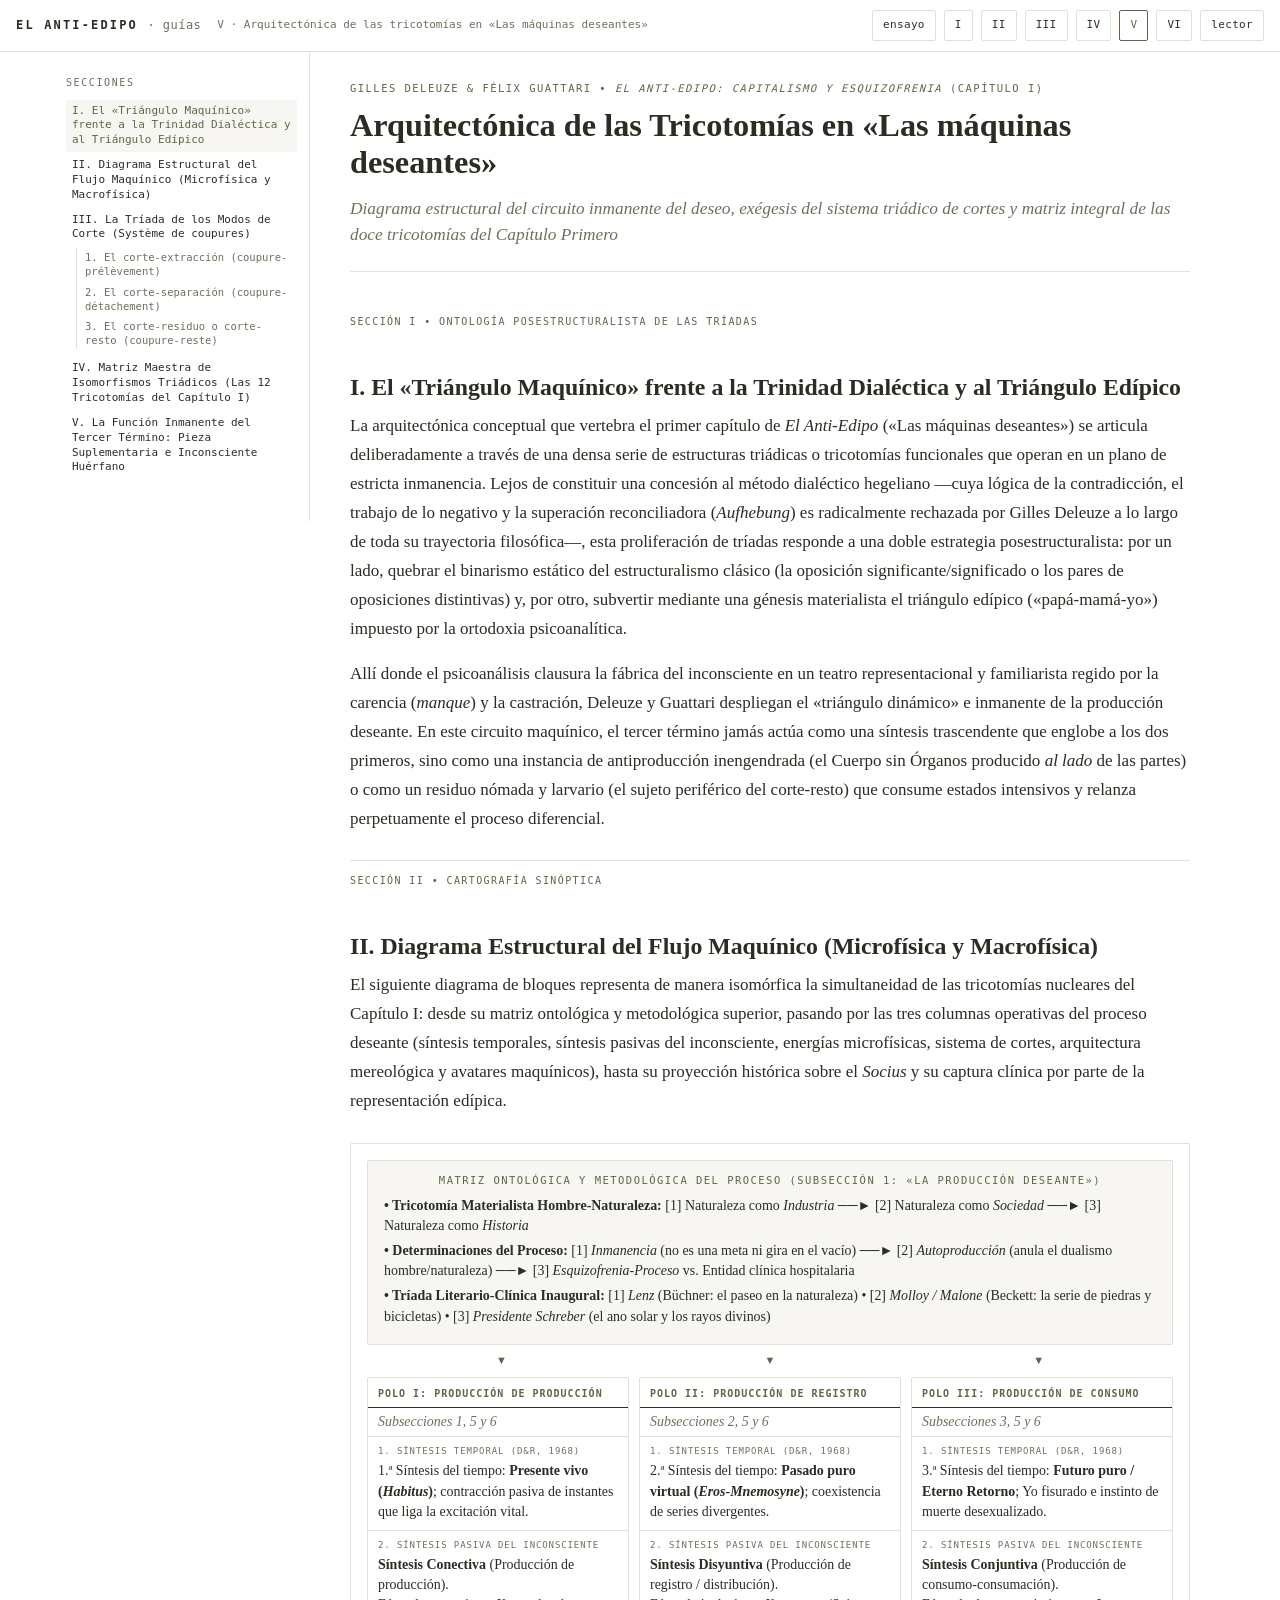
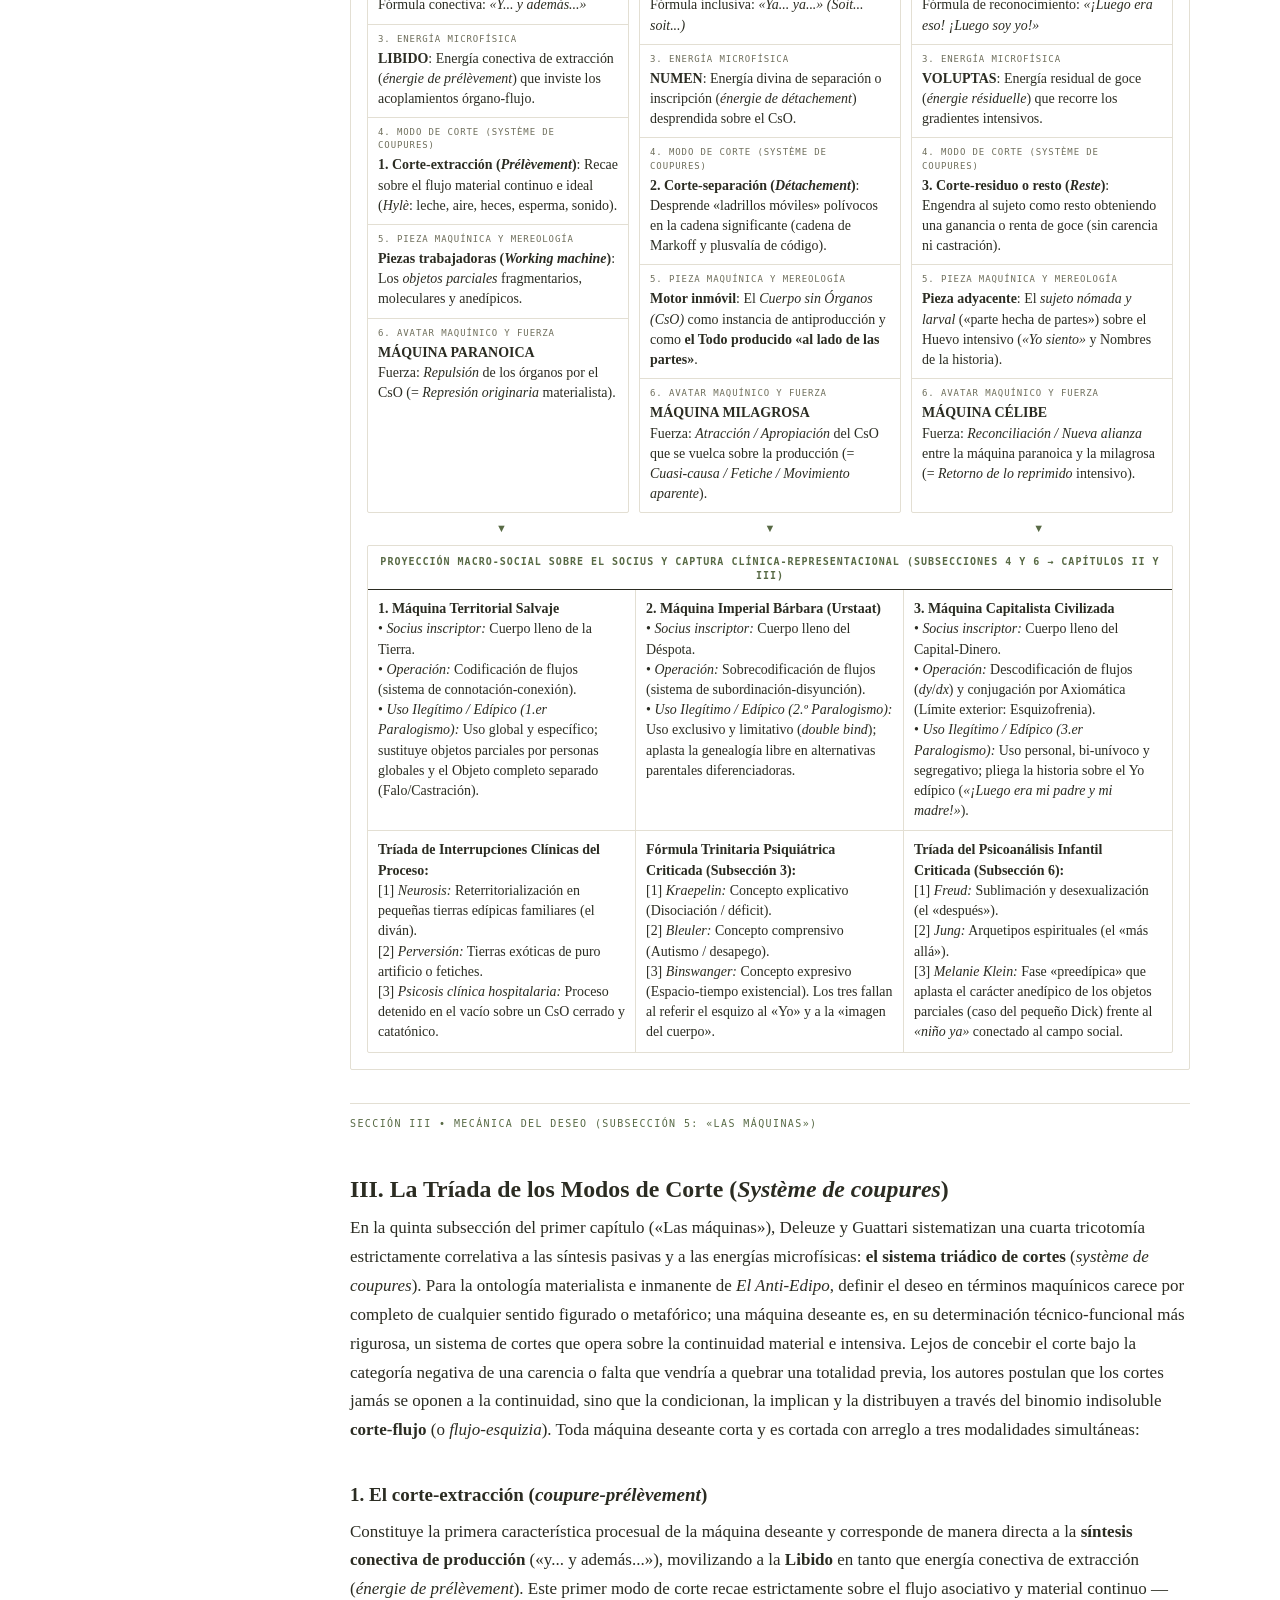
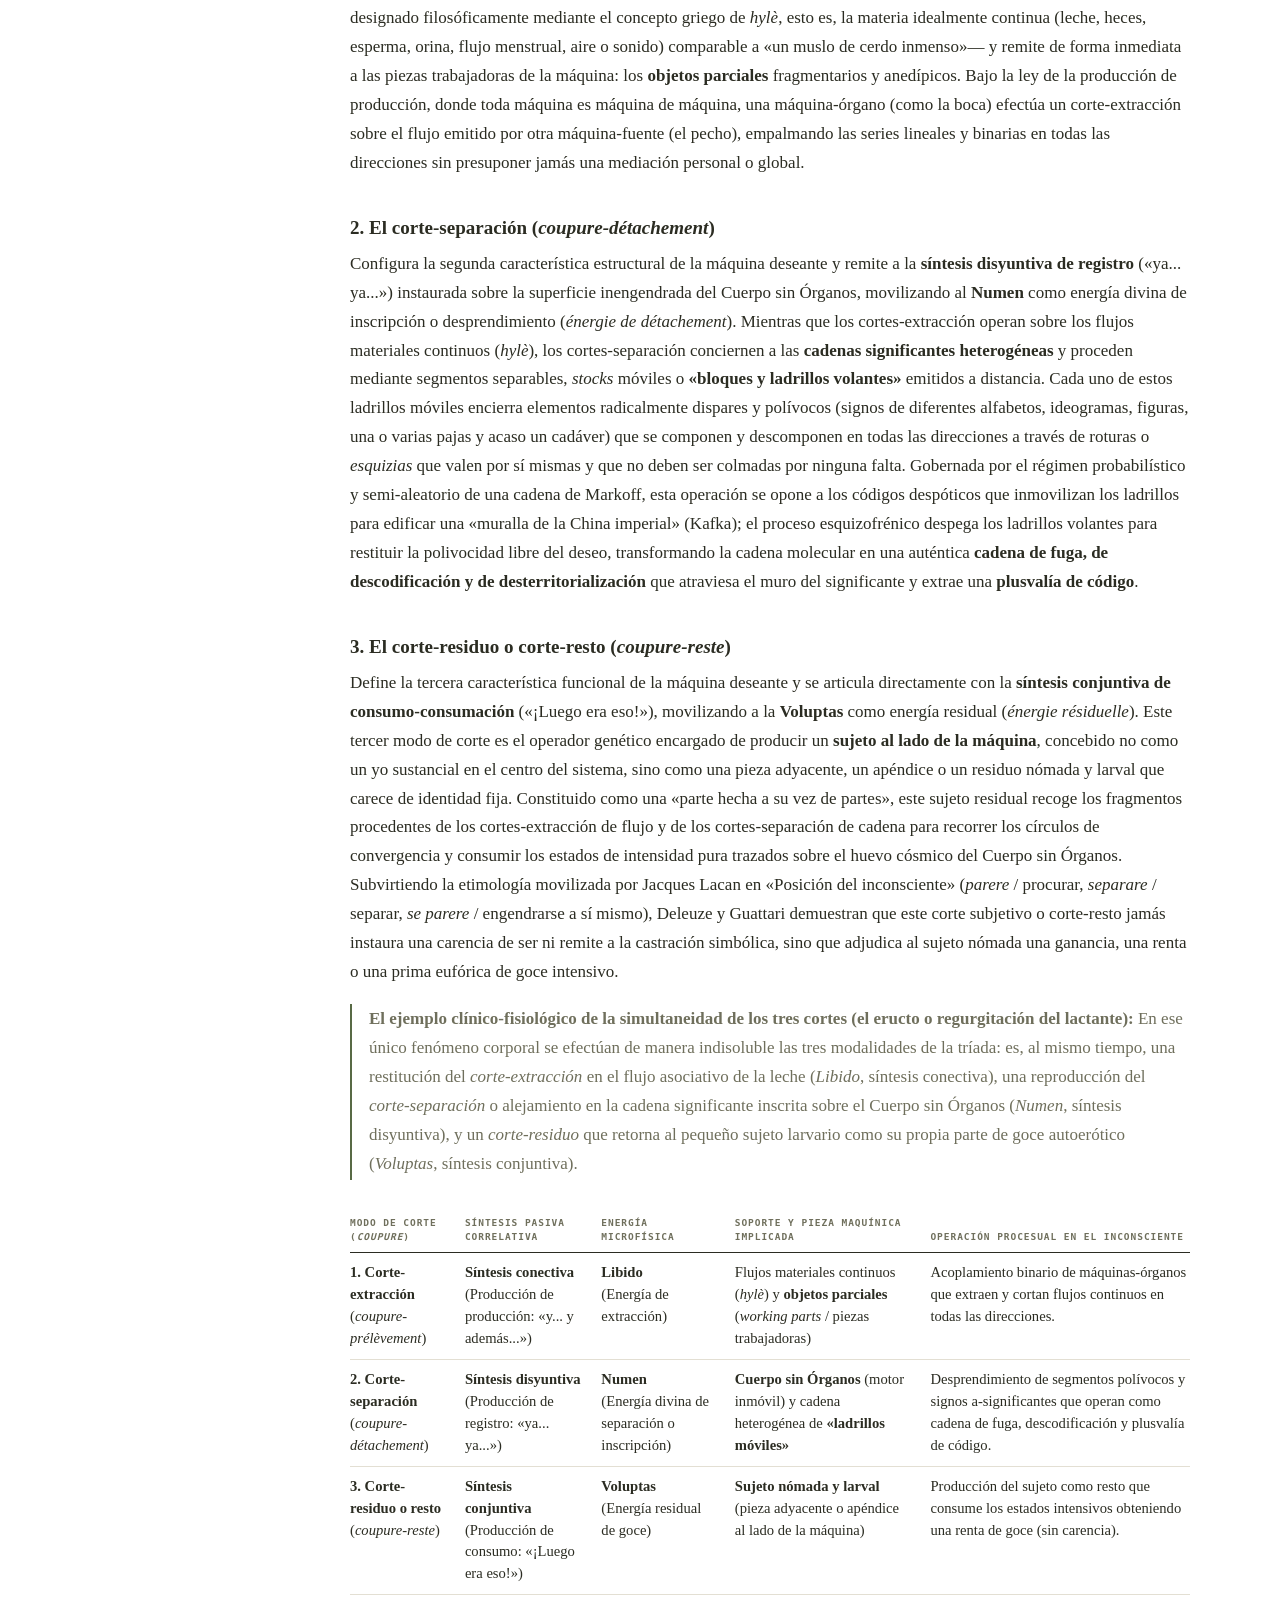
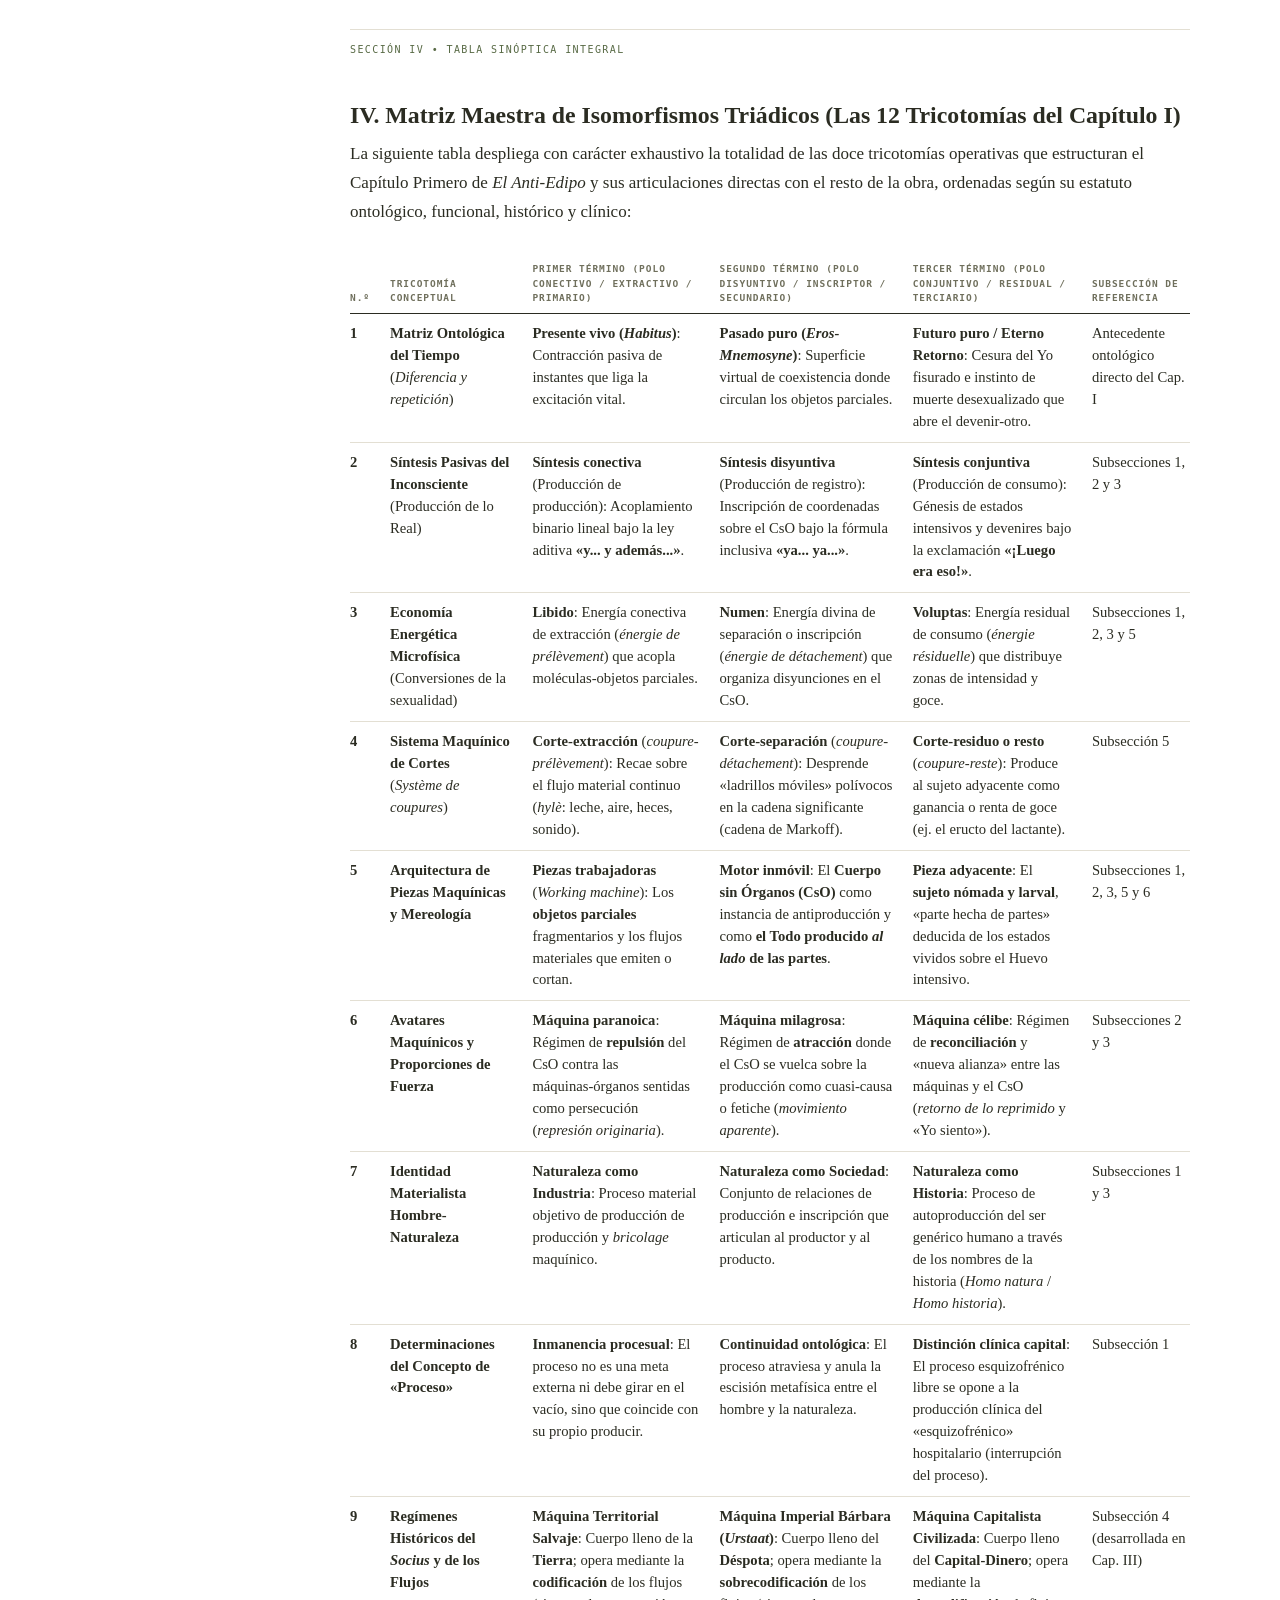
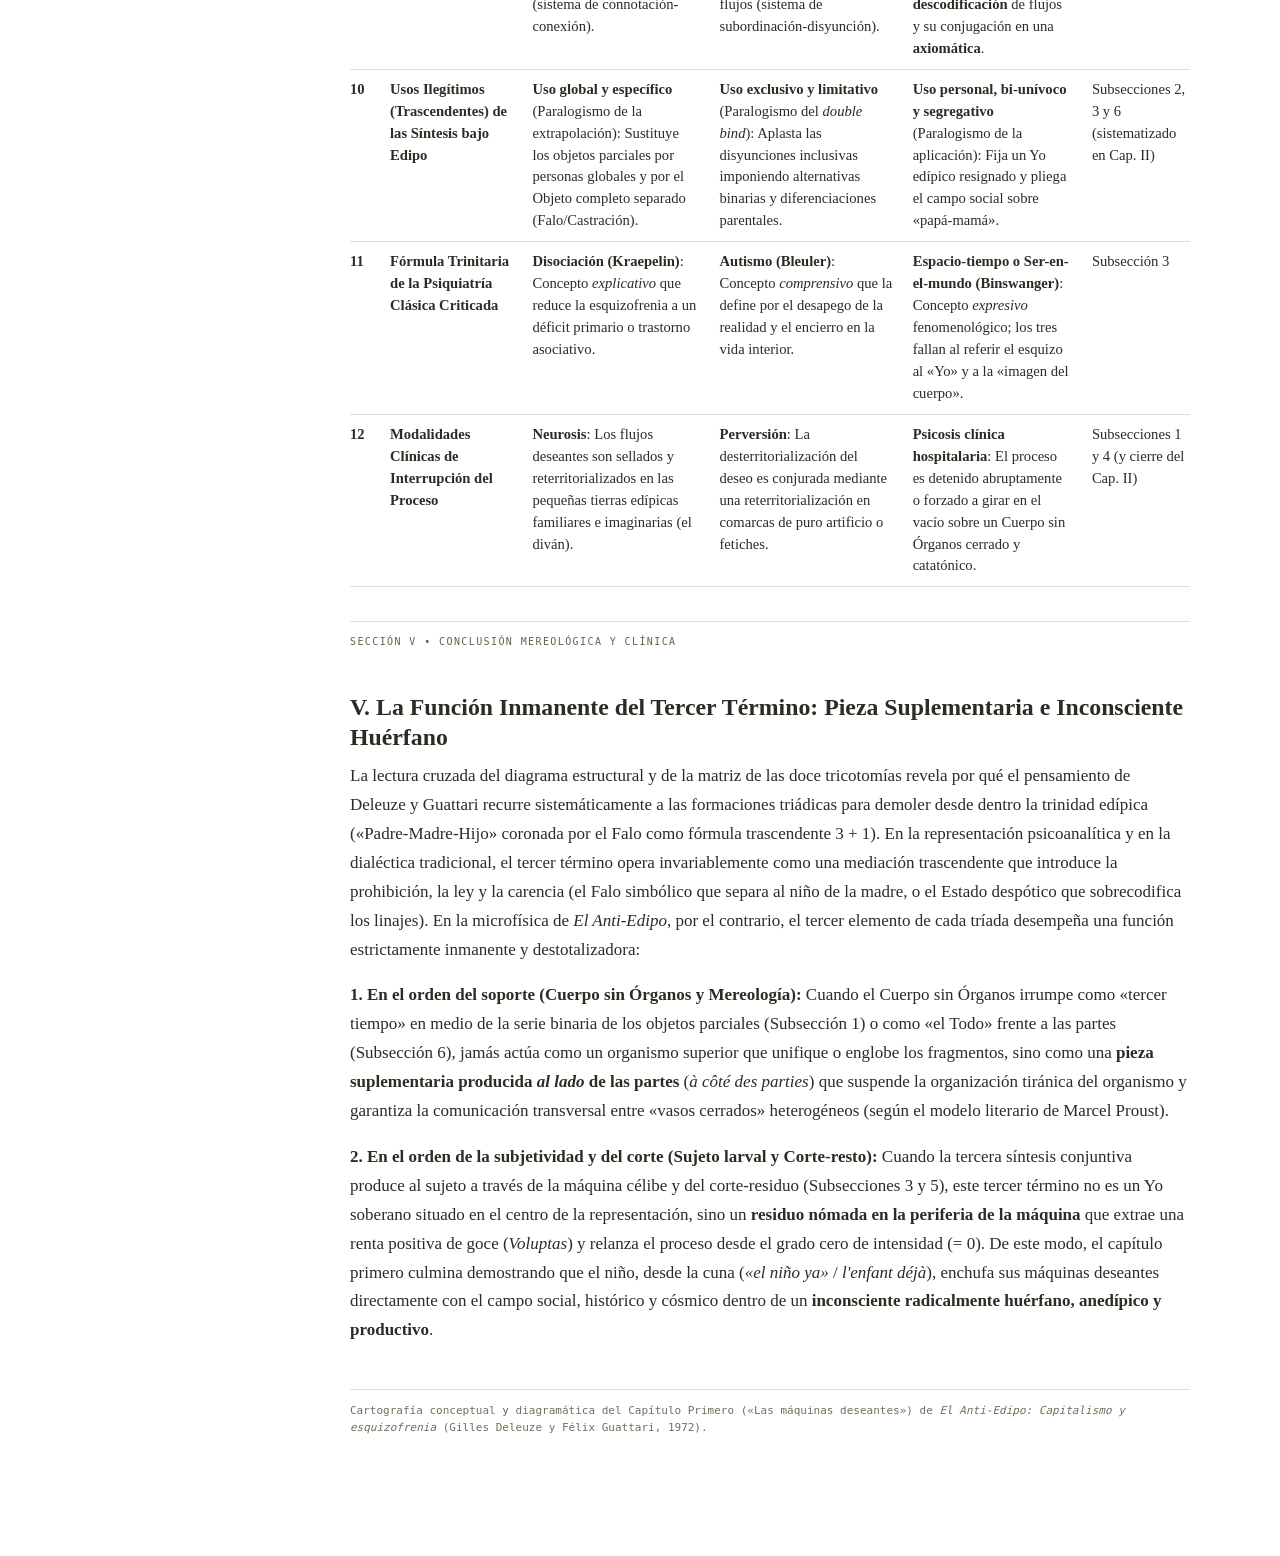
<file: guias/lector_triadas_capitulo_1.html>
<!DOCTYPE html>
<html lang="es">
<head>
<meta charset="utf-8">
<meta name="viewport" content="width=device-width, initial-scale=1">
<title>El Anti-Edipo · tríadas del capítulo I</title>
<link rel="stylesheet" href="../estilo.css">
</head>
<body class="ancho">
  <header class="barra">
    <h1 id="marca"><a href="../index.html">EL ANTI-EDIPO</a> <span>· guías</span></h1>
    <div id="estado">V · Arquitectónica de las tricotomías en «Las máquinas deseantes»</div>
    <div class="acciones">
      <button id="toggleToc" class="btn" type="button">índice</button>
      <a class="btn" href="ensayo_introductorio.html" title="ensayo introductorio">ensayo</a>
      <a class="btn" href="lector_informe_anti_edipo.html" title="contextualización">I</a>
      <a class="btn" href="prolegomenos_anti_edipo_lector.html" title="prolegómenos">II</a>
      <a class="btn" href="lector_primer_deleuze.html" title="el primer Deleuze">III</a>
      <a class="btn" href="lector_anti_edipo_capitulo_1.html" title="capítulo I">IV</a>
      <a class="btn actual" href="lector_triadas_capitulo_1.html" title="tríadas del capítulo I">V</a>
      <a class="btn" href="cronologia.html" title="cronología">VI</a>
      <a class="btn" href="https://carloszevallostrigoso.github.io/ae/" target="ae-lector" title="Abrir el lector del Anti-Edipo">lector</a>
    </div>
  </header>
  <main>
    <nav id="toc" aria-label="Secciones"><h2>Secciones</h2><ol id="tocLista"></ol></nav>
    <article>
      <div id="doc">
<header>
                <div class="kicker">Gilles Deleuze &amp; Félix Guattari • <em>El Anti-Edipo: Capitalismo y esquizofrenia</em> (Capítulo I)</div>
                <h1>Arquitectónica de las Tricotomías en «Las máquinas deseantes»</h1>
                <p class="subtitulo">Diagrama estructural del circuito inmanente del deseo, exégesis del sistema triádico de cortes y matriz integral de las doce tricotomías del Capítulo Primero</p>
            </header>

            <section id="introduccion">
                <span class="eje">Sección I • Ontología Posestructuralista de las Tríadas</span>
                <h2>I. El «Triángulo Maquínico» frente a la Trinidad Dialéctica y al Triángulo Edípico</h2>
                <p>La arquitectónica conceptual que vertebra el primer capítulo de <em>El Anti-Edipo</em> («Las máquinas deseantes») se articula deliberadamente a través de una densa serie de estructuras triádicas o tricotomías funcionales que operan en un plano de estricta inmanencia. Lejos de constituir una concesión al método dialéctico hegeliano —cuya lógica de la contradicción, el trabajo de lo negativo y la superación reconciliadora (<em>Aufhebung</em>) es radicalmente rechazada por Gilles Deleuze a lo largo de toda su trayectoria filosófica—, esta proliferación de tríadas responde a una doble estrategia posestructuralista: por un lado, quebrar el binarismo estático del estructuralismo clásico (la oposición significante/significado o los pares de oposiciones distintivas) y, por otro, subvertir mediante una génesis materialista el triángulo edípico («papá-mamá-yo») impuesto por la ortodoxia psicoanalítica.</p>
                <p>Allí donde el psicoanálisis clausura la fábrica del inconsciente en un teatro representacional y familiarista regido por la carencia (<em>manque</em>) y la castración, Deleuze y Guattari despliegan el «triángulo dinámico» e inmanente de la producción deseante. En este circuito maquínico, el tercer término jamás actúa como una síntesis trascendente que englobe a los dos primeros, sino como una instancia de antiproducción inengendrada (el Cuerpo sin Órganos producido <em>al lado</em> de las partes) o como un residuo nómada y larvario (el sujeto periférico del corte-resto) que consume estados intensivos y relanza perpetuamente el proceso diferencial.</p>
            </section>

            <section id="diagrama-visual">
                <span class="eje">Sección II • Cartografía Sinóptica</span>
                <h2>II. Diagrama Estructural del Flujo Maquínico (Microfísica y Macrofísica)</h2>
                <p>El siguiente diagrama de bloques representa de manera isomórfica la simultaneidad de las tricotomías nucleares del Capítulo I: desde su matriz ontológica y metodológica superior, pasando por las tres columnas operativas del proceso deseante (síntesis temporales, síntesis pasivas del inconsciente, energías microfísicas, sistema de cortes, arquitectura mereológica y avatares maquínicos), hasta su proyección histórica sobre el <em>Socius</em> y su captura clínica por parte de la representación edípica.</p>

                <div class="diagrama">
                    <div class="diagrama-cab">
                        <h4>Matriz Ontológica y Metodológica del Proceso (Subsección 1: «La producción deseante»)</h4>
                        <p><strong>• Tricotomía Materialista Hombre-Naturaleza:</strong> [1] Naturaleza como <em>Industria</em> ──► [2] Naturaleza como <em>Sociedad</em> ──► [3] Naturaleza como <em>Historia</em></p>
                        <p><strong>• Determinaciones del Proceso:</strong> [1] <em>Inmanencia</em> (no es una meta ni gira en el vacío) ──► [2] <em>Autoproducción</em> (anula el dualismo hombre/naturaleza) ──► [3] <em>Esquizofrenia-Proceso</em> vs. Entidad clínica hospitalaria</p>
                        <p><strong>• Tríada Literario-Clínica Inaugural:</strong> [1] <em>Lenz</em> (Büchner: el paseo en la naturaleza) • [2] <em>Molloy / Malone</em> (Beckett: la serie de piedras y bicicletas) • [3] <em>Presidente Schreber</em> (el ano solar y los rayos divinos)</p>
                    </div>

                    <div class="flechas" aria-hidden="true"><span>▼</span><span>▼</span><span>▼</span></div>

                    <div class="triada">
                        <div class="triada-col">
                            <div class="triada-cab">Polo I: Producción de Producción</div>
                            <div class="triada-sub">Subsecciones 1, 5 y 6</div>
                            <div class="triada-nodo">
                                <span class="rot">1. Síntesis Temporal (D&amp;R, 1968)</span>
                                1.ª Síntesis del tiempo: <strong>Presente vivo (<em>Habitus</em>)</strong>; contracción pasiva de instantes que liga la excitación vital.
                            </div>
                            <div class="triada-nodo">
                                <span class="rot">2. Síntesis Pasiva del Inconsciente</span>
                                <strong>Síntesis Conectiva</strong> (Producción de producción).<br>Fórmula conectiva: <em>«Y... y además...»</em>
                            </div>
                            <div class="triada-nodo">
                                <span class="rot">3. Energía Microfísica</span>
                                <strong>LIBIDO</strong>: Energía conectiva de extracción (<em>énergie de prélèvement</em>) que inviste los acoplamientos órgano-flujo.
                            </div>
                            <div class="triada-nodo">
                                <span class="rot">4. Modo de Corte (Système de coupures)</span>
                                <strong>1. Corte-extracción (<em>Prélèvement</em>)</strong>: Recae sobre el flujo material continuo e ideal (<em>Hylè</em>: leche, aire, heces, esperma, sonido).
                            </div>
                            <div class="triada-nodo">
                                <span class="rot">5. Pieza Maquínica y Mereología</span>
                                <strong>Piezas trabajadoras (<em>Working machine</em>)</strong>: Los <em>objetos parciales</em> fragmentarios, moleculares y anedípicos.
                            </div>
                            <div class="triada-nodo">
                                <span class="rot">6. Avatar Maquínico y Fuerza</span>
                                <strong>MÁQUINA PARANOICA</strong><br>Fuerza: <em>Repulsión</em> de los órganos por el CsO (= <em>Represión originaria</em> materialista).
                            </div>
                        </div>
                        <div class="triada-col">
                            <div class="triada-cab">Polo II: Producción de Registro</div>
                            <div class="triada-sub">Subsecciones 2, 5 y 6</div>
                            <div class="triada-nodo">
                                <span class="rot">1. Síntesis Temporal (D&amp;R, 1968)</span>
                                2.ª Síntesis del tiempo: <strong>Pasado puro virtual (<em>Eros-Mnemosyne</em>)</strong>; coexistencia de series divergentes.
                            </div>
                            <div class="triada-nodo">
                                <span class="rot">2. Síntesis Pasiva del Inconsciente</span>
                                <strong>Síntesis Disyuntiva</strong> (Producción de registro / distribución).<br>Fórmula inclusiva: <em>«Ya... ya...» (Soit... soit...)</em>
                            </div>
                            <div class="triada-nodo">
                                <span class="rot">3. Energía Microfísica</span>
                                <strong>NUMEN</strong>: Energía divina de separación o inscripción (<em>énergie de détachement</em>) desprendida sobre el CsO.
                            </div>
                            <div class="triada-nodo">
                                <span class="rot">4. Modo de Corte (Système de coupures)</span>
                                <strong>2. Corte-separación (<em>Détachement</em>)</strong>: Desprende «ladrillos móviles» polívocos en la cadena significante (cadena de Markoff y plusvalía de código).
                            </div>
                            <div class="triada-nodo">
                                <span class="rot">5. Pieza Maquínica y Mereología</span>
                                <strong>Motor inmóvil</strong>: El <em>Cuerpo sin Órganos (CsO)</em> como instancia de antiproducción y como <strong>el Todo producido «al lado de las partes»</strong>.
                            </div>
                            <div class="triada-nodo">
                                <span class="rot">6. Avatar Maquínico y Fuerza</span>
                                <strong>MÁQUINA MILAGROSA</strong><br>Fuerza: <em>Atracción / Apropiación</em> del CsO que se vuelca sobre la producción (= <em>Cuasi-causa / Fetiche / Movimiento aparente</em>).
                            </div>
                        </div>
                        <div class="triada-col">
                            <div class="triada-cab">Polo III: Producción de Consumo</div>
                            <div class="triada-sub">Subsecciones 3, 5 y 6</div>
                            <div class="triada-nodo">
                                <span class="rot">1. Síntesis Temporal (D&amp;R, 1968)</span>
                                3.ª Síntesis del tiempo: <strong>Futuro puro / Eterno Retorno</strong>; Yo fisurado e instinto de muerte desexualizado.
                            </div>
                            <div class="triada-nodo">
                                <span class="rot">2. Síntesis Pasiva del Inconsciente</span>
                                <strong>Síntesis Conjuntiva</strong> (Producción de consumo-consumación).<br>Fórmula de reconocimiento: <em>«¡Luego era eso! ¡Luego soy yo!»</em>
                            </div>
                            <div class="triada-nodo">
                                <span class="rot">3. Energía Microfísica</span>
                                <strong>VOLUPTAS</strong>: Energía residual de goce (<em>énergie résiduelle</em>) que recorre los gradientes intensivos.
                            </div>
                            <div class="triada-nodo">
                                <span class="rot">4. Modo de Corte (Système de coupures)</span>
                                <strong>3. Corte-residuo o resto (<em>Reste</em>)</strong>: Engendra al sujeto como resto obteniendo una ganancia o renta de goce (sin carencia ni castración).
                            </div>
                            <div class="triada-nodo">
                                <span class="rot">5. Pieza Maquínica y Mereología</span>
                                <strong>Pieza adyacente</strong>: El <em>sujeto nómada y larval</em> («parte hecha de partes») sobre el Huevo intensivo (<em>«Yo siento»</em> y Nombres de la historia).
                            </div>
                            <div class="triada-nodo">
                                <span class="rot">6. Avatar Maquínico y Fuerza</span>
                                <strong>MÁQUINA CÉLIBE</strong><br>Fuerza: <em>Reconciliación / Nueva alianza</em> entre la máquina paranoica y la milagrosa (= <em>Retorno de lo reprimido</em> intensivo).
                            </div>
                        </div>
                    </div>

                    <div class="flechas" aria-hidden="true"><span>▼</span><span>▼</span><span>▼</span></div>

                    <div class="macro">
                        <div class="macro-tit">Proyección Macro-Social sobre el Socius y Captura Clínica-Representacional (Subsecciones 4 y 6 → Capítulos II y III)</div>
                        <div class="macro-fila">
                            <div class="macro-celda">
                                <strong>1. Máquina Territorial Salvaje</strong><br>
                                • <em>Socius inscriptor:</em> Cuerpo lleno de la Tierra.<br>
                                • <em>Operación:</em> Codificación de flujos (sistema de connotación-conexión).<br>
                                • <em>Uso Ilegítimo / Edípico (1.er Paralogismo):</em> Uso global y específico; sustituye objetos parciales por personas globales y el Objeto completo separado (Falo/Castración).
                            </div>
                            <div class="macro-celda">
                                <strong>2. Máquina Imperial Bárbara (Urstaat)</strong><br>
                                • <em>Socius inscriptor:</em> Cuerpo lleno del Déspota.<br>
                                • <em>Operación:</em> Sobrecodificación de flujos (sistema de subordinación-disyunción).<br>
                                • <em>Uso Ilegítimo / Edípico (2.º Paralogismo):</em> Uso exclusivo y limitativo (<em>double bind</em>); aplasta la genealogía libre en alternativas parentales diferenciadoras.
                            </div>
                            <div class="macro-celda">
                                <strong>3. Máquina Capitalista Civilizada</strong><br>
                                • <em>Socius inscriptor:</em> Cuerpo lleno del Capital-Dinero.<br>
                                • <em>Operación:</em> Descodificación de flujos (<em>dy</em>/<em>dx</em>) y conjugación por Axiomática (Límite exterior: Esquizofrenia).<br>
                                • <em>Uso Ilegítimo / Edípico (3.er Paralogismo):</em> Uso personal, bi-unívoco y segregativo; pliega la historia sobre el Yo edípico (<em>«¡Luego era mi padre y mi madre!»</em>).
                            </div>
                        </div>
                        <div class="macro-fila">
                            <div class="macro-celda">
                                <strong>Tríada de Interrupciones Clínicas del Proceso:</strong><br>
                                [1] <em>Neurosis:</em> Reterritorialización en pequeñas tierras edípicas familiares (el diván).<br>
                                [2] <em>Perversión:</em> Tierras exóticas de puro artificio o fetiches.<br>
                                [3] <em>Psicosis clínica hospitalaria:</em> Proceso detenido en el vacío sobre un CsO cerrado y catatónico.
                            </div>
                            <div class="macro-celda">
                                <strong>Fórmula Trinitaria Psiquiátrica Criticada (Subsección 3):</strong><br>
                                [1] <em>Kraepelin:</em> Concepto explicativo (Disociación / déficit).<br>
                                [2] <em>Bleuler:</em> Concepto comprensivo (Autismo / desapego).<br>
                                [3] <em>Binswanger:</em> Concepto expresivo (Espacio-tiempo existencial). Los tres fallan al referir el esquizo al «Yo» y a la «imagen del cuerpo».
                            </div>
                            <div class="macro-celda">
                                <strong>Tríada del Psicoanálisis Infantil Criticada (Subsección 6):</strong><br>
                                [1] <em>Freud:</em> Sublimación y desexualización (el «después»).<br>
                                [2] <em>Jung:</em> Arquetipos espirituales (el «más allá»).<br>
                                [3] <em>Melanie Klein:</em> Fase «preedípica» que aplasta el carácter anedípico de los objetos parciales (caso del pequeño Dick) frente al <em>«niño ya»</em> conectado al campo social.
                            </div>
                        </div>
                    </div>
                </div>
            </section>

            <section id="triada-cortes">
                <span class="eje">Sección III • Mecánica del Deseo (Subsección 5: «Las máquinas»)</span>
                <h2>III. La Tríada de los Modos de Corte (<em>Système de coupures</em>)</h2>
                <p>En la quinta subsección del primer capítulo («Las máquinas»), Deleuze y Guattari sistematizan una cuarta tricotomía estrictamente correlativa a las síntesis pasivas y a las energías microfísicas: <strong>el sistema triádico de cortes</strong> (<em>système de coupures</em>). Para la ontología materialista e inmanente de <em>El Anti-Edipo</em>, definir el deseo en términos maquínicos carece por completo de cualquier sentido figurado o metafórico; una máquina deseante es, en su determinación técnico-funcional más rigurosa, un sistema de cortes que opera sobre la continuidad material e intensiva. Lejos de concebir el corte bajo la categoría negativa de una carencia o falta que vendría a quebrar una totalidad previa, los autores postulan que los cortes jamás se oponen a la continuidad, sino que la condicionan, la implican y la distribuyen a través del binomio indisoluble <strong>corte-flujo</strong> (o <em>flujo-esquizia</em>). Toda máquina deseante corta y es cortada con arreglo a tres modalidades simultáneas:</p>

                <h3>1. El corte-extracción (<em>coupure-prélèvement</em>)</h3>
                <p>Constituye la primera característica procesual de la máquina deseante y corresponde de manera directa a la <strong>síntesis conectiva de producción</strong> («y... y además...»), movilizando a la <strong>Libido</strong> en tanto que energía conectiva de extracción (<em>énergie de prélèvement</em>). Este primer modo de corte recae estrictamente sobre el flujo asociativo y material continuo —designado filosóficamente mediante el concepto griego de <em>hylè</em>, esto es, la materia idealmente continua (leche, heces, esperma, orina, flujo menstrual, aire o sonido) comparable a «un muslo de cerdo inmenso»— y remite de forma inmediata a las piezas trabajadoras de la máquina: los <strong>objetos parciales</strong> fragmentarios y anedípicos. Bajo la ley de la producción de producción, donde toda máquina es máquina de máquina, una máquina-órgano (como la boca) efectúa un corte-extracción sobre el flujo emitido por otra máquina-fuente (el pecho), empalmando las series lineales y binarias en todas las direcciones sin presuponer jamás una mediación personal o global.</p>

                <h3>2. El corte-separación (<em>coupure-détachement</em>)</h3>
                <p>Configura la segunda característica estructural de la máquina deseante y remite a la <strong>síntesis disyuntiva de registro</strong> («ya... ya...») instaurada sobre la superficie inengendrada del Cuerpo sin Órganos, movilizando al <strong>Numen</strong> como energía divina de inscripción o desprendimiento (<em>énergie de détachement</em>). Mientras que los cortes-extracción operan sobre los flujos materiales continuos (<em>hylè</em>), los cortes-separación conciernen a las <strong>cadenas significantes heterogéneas</strong> y proceden mediante segmentos separables, <em>stocks</em> móviles o <strong>«bloques y ladrillos volantes»</strong> emitidos a distancia. Cada uno de estos ladrillos móviles encierra elementos radicalmente dispares y polívocos (signos de diferentes alfabetos, ideogramas, figuras, una o varias pajas y acaso un cadáver) que se componen y descomponen en todas las direcciones a través de roturas o <em>esquizias</em> que valen por sí mismas y que no deben ser colmadas por ninguna falta. Gobernada por el régimen probabilístico y semi-aleatorio de una cadena de Markoff, esta operación se opone a los códigos despóticos que inmovilizan los ladrillos para edificar una «muralla de la China imperial» (Kafka); el proceso esquizofrénico despega los ladrillos volantes para restituir la polivocidad libre del deseo, transformando la cadena molecular en una auténtica <strong>cadena de fuga, de descodificación y de desterritorialización</strong> que atraviesa el muro del significante y extrae una <strong>plusvalía de código</strong>.</p>

                <h3>3. El corte-residuo o corte-resto (<em>coupure-reste</em>)</h3>
                <p>Define la tercera característica funcional de la máquina deseante y se articula directamente con la <strong>síntesis conjuntiva de consumo-consumación</strong> («¡Luego era eso!»), movilizando a la <strong>Voluptas</strong> como energía residual (<em>énergie résiduelle</em>). Este tercer modo de corte es el operador genético encargado de producir un <strong>sujeto al lado de la máquina</strong>, concebido no como un yo sustancial en el centro del sistema, sino como una pieza adyacente, un apéndice o un residuo nómada y larval que carece de identidad fija. Constituido como una «parte hecha a su vez de partes», este sujeto residual recoge los fragmentos procedentes de los cortes-extracción de flujo y de los cortes-separación de cadena para recorrer los círculos de convergencia y consumir los estados de intensidad pura trazados sobre el huevo cósmico del Cuerpo sin Órganos. Subvirtiendo la etimología movilizada por Jacques Lacan en «Posición del inconsciente» (<em>parere</em> / procurar, <em>separare</em> / separar, <em>se parere</em> / engendrarse a sí mismo), Deleuze y Guattari demuestran que este corte subjetivo o corte-resto jamás instaura una carencia de ser ni remite a la castración simbólica, sino que adjudica al sujeto nómada una ganancia, una renta o una prima eufórica de goce intensivo.</p>

                <blockquote>
                    <strong>El ejemplo clínico-fisiológico de la simultaneidad de los tres cortes (el eructo o regurgitación del lactante):</strong> En ese único fenómeno corporal se efectúan de manera indisoluble las tres modalidades de la tríada: es, al mismo tiempo, una restitución del <em>corte-extracción</em> en el flujo asociativo de la leche (<em>Libido</em>, síntesis conectiva), una reproducción del <em>corte-separación</em> o alejamiento en la cadena significante inscrita sobre el Cuerpo sin Órganos (<em>Numen</em>, síntesis disyuntiva), y un <em>corte-residuo</em> que retorna al pequeño sujeto larvario como su propia parte de goce autoerótico (<em>Voluptas</em>, síntesis conjuntiva).
                </blockquote>

                <div class="tabla">
                    <table>
                        <thead>
                            <tr>
                                <th>Modo de Corte (<em>Coupure</em>)</th>
                                <th>Síntesis Pasiva Correlativa</th>
                                <th>Energía Microfísica</th>
                                <th>Soporte y Pieza Maquínica Implicada</th>
                                <th>Operación Procesual en el Inconsciente</th>
                            </tr>
                        </thead>
                        <tbody>
                            <tr>
                                <td><strong>1. Corte-extracción</strong><br>(<em>coupure-prélèvement</em>)</td>
                                <td><strong>Síntesis conectiva</strong><br>(Producción de producción: «y... y además...»)</td>
                                <td><strong>Libido</strong><br>(Energía de extracción)</td>
                                <td>Flujos materiales continuos (<em>hylè</em>) y <strong>objetos parciales</strong> (<em>working parts</em> / piezas trabajadoras)</td>
                                <td>Acoplamiento binario de máquinas-órganos que extraen y cortan flujos continuos en todas las direcciones.</td>
                            </tr>
                            <tr>
                                <td><strong>2. Corte-separación</strong><br>(<em>coupure-détachement</em>)</td>
                                <td><strong>Síntesis disyuntiva</strong><br>(Producción de registro: «ya... ya...»)</td>
                                <td><strong>Numen</strong><br>(Energía divina de separación o inscripción)</td>
                                <td><strong>Cuerpo sin Órganos</strong> (motor inmóvil) y cadena heterogénea de <strong>«ladrillos móviles»</strong></td>
                                <td>Desprendimiento de segmentos polívocos y signos a-significantes que operan como cadena de fuga, descodificación y plusvalía de código.</td>
                            </tr>
                            <tr>
                                <td><strong>3. Corte-residuo o resto</strong><br>(<em>coupure-reste</em>)</td>
                                <td><strong>Síntesis conjuntiva</strong><br>(Producción de consumo: «¡Luego era eso!»)</td>
                                <td><strong>Voluptas</strong><br>(Energía residual de goce)</td>
                                <td><strong>Sujeto nómada y larval</strong> (pieza adyacente o apéndice al lado de la máquina)</td>
                                <td>Producción del sujeto como resto que consume los estados intensivos obteniendo una renta de goce (sin carencia).</td>
                            </tr>
                        </tbody>
                    </table>
                </div>
            </section>

            <section id="matriz-doce">
                <span class="eje">Sección IV • Tabla Sinóptica Integral</span>
                <h2>IV. Matriz Maestra de Isomorfismos Triádicos (Las 12 Tricotomías del Capítulo I)</h2>
                <p>La siguiente tabla despliega con carácter exhaustivo la totalidad de las doce tricotomías operativas que estructuran el Capítulo Primero de <em>El Anti-Edipo</em> y sus articulaciones directas con el resto de la obra, ordenadas según su estatuto ontológico, funcional, histórico y clínico:</p>

                <div class="tabla">
                    <table>
                        <thead>
                            <tr>
                                <th>N.º</th>
                                <th>Tricotomía Conceptual</th>
                                <th>Primer Término (Polo Conectivo / Extractivo / Primario)</th>
                                <th>Segundo Término (Polo Disyuntivo / Inscriptor / Secundario)</th>
                                <th>Tercer Término (Polo Conjuntivo / Residual / Terciario)</th>
                                <th>Subsección de Referencia</th>
                            </tr>
                        </thead>
                        <tbody>
                            <tr>
                                <td><strong>1</strong></td>
                                <td><strong>Matriz Ontológica del Tiempo</strong><br>(<em>Diferencia y repetición</em>)</td>
                                <td><strong>Presente vivo (<em>Habitus</em>)</strong>: Contracción pasiva de instantes que liga la excitación vital.</td>
                                <td><strong>Pasado puro (<em>Eros-Mnemosyne</em>)</strong>: Superficie virtual de coexistencia donde circulan los objetos parciales.</td>
                                <td><strong>Futuro puro / Eterno Retorno</strong>: Cesura del Yo fisurado e instinto de muerte desexualizado que abre el devenir-otro.</td>
                                <td>Antecedente ontológico directo del Cap. I</td>
                            </tr>
                            <tr>
                                <td><strong>2</strong></td>
                                <td><strong>Síntesis Pasivas del Inconsciente</strong><br>(Producción de lo Real)</td>
                                <td><strong>Síntesis conectiva</strong> (Producción de producción): Acoplamiento binario lineal bajo la ley aditiva <strong>«y... y además...»</strong>.</td>
                                <td><strong>Síntesis disyuntiva</strong> (Producción de registro): Inscripción de coordenadas sobre el CsO bajo la fórmula inclusiva <strong>«ya... ya...»</strong>.</td>
                                <td><strong>Síntesis conjuntiva</strong> (Producción de consumo): Génesis de estados intensivos y devenires bajo la exclamación <strong>«¡Luego era eso!»</strong>.</td>
                                <td>Subsecciones 1, 2 y 3</td>
                            </tr>
                            <tr>
                                <td><strong>3</strong></td>
                                <td><strong>Economía Energética Microfísica</strong><br>(Conversiones de la sexualidad)</td>
                                <td><strong>Libido</strong>: Energía conectiva de extracción (<em>énergie de prélèvement</em>) que acopla moléculas-objetos parciales.</td>
                                <td><strong>Numen</strong>: Energía divina de separación o inscripción (<em>énergie de détachement</em>) que organiza disyunciones en el CsO.</td>
                                <td><strong>Voluptas</strong>: Energía residual de consumo (<em>énergie résiduelle</em>) que distribuye zonas de intensidad y goce.</td>
                                <td>Subsecciones 1, 2, 3 y 5</td>
                            </tr>
                            <tr>
                                <td><strong>4</strong></td>
                                <td><strong>Sistema Maquínico de Cortes</strong><br>(<em>Système de coupures</em>)</td>
                                <td><strong>Corte-extracción</strong> (<em>coupure-prélèvement</em>): Recae sobre el flujo material continuo (<em>hylè</em>: leche, aire, heces, sonido).</td>
                                <td><strong>Corte-separación</strong> (<em>coupure-détachement</em>): Desprende «ladrillos móviles» polívocos en la cadena significante (cadena de Markoff).</td>
                                <td><strong>Corte-residuo o resto</strong> (<em>coupure-reste</em>): Produce al sujeto adyacente como ganancia o renta de goce (ej. el eructo del lactante).</td>
                                <td>Subsección 5</td>
                            </tr>
                            <tr>
                                <td><strong>5</strong></td>
                                <td><strong>Arquitectura de Piezas Maquínicas y Mereología</strong></td>
                                <td><strong>Piezas trabajadoras</strong> (<em>Working machine</em>): Los <strong>objetos parciales</strong> fragmentarios y los flujos materiales que emiten o cortan.</td>
                                <td><strong>Motor inmóvil</strong>: El <strong>Cuerpo sin Órganos (CsO)</strong> como instancia de antiproducción y como <strong>el Todo producido <em>al lado</em> de las partes</strong>.</td>
                                <td><strong>Pieza adyacente</strong>: El <strong>sujeto nómada y larval</strong>, «parte hecha de partes» deducida de los estados vividos sobre el Huevo intensivo.</td>
                                <td>Subsecciones 1, 2, 3, 5 y 6</td>
                            </tr>
                            <tr>
                                <td><strong>6</strong></td>
                                <td><strong>Avatares Maquínicos y Proporciones de Fuerza</strong></td>
                                <td><strong>Máquina paranoica</strong>: Régimen de <strong>repulsión</strong> del CsO contra las máquinas-órganos sentidas como persecución (<em>represión originaria</em>).</td>
                                <td><strong>Máquina milagrosa</strong>: Régimen de <strong>atracción</strong> donde el CsO se vuelca sobre la producción como cuasi-causa o fetiche (<em>movimiento aparente</em>).</td>
                                <td><strong>Máquina célibe</strong>: Régimen de <strong>reconciliación</strong> y «nueva alianza» entre las máquinas y el CsO (<em>retorno de lo reprimido</em> y «Yo siento»).</td>
                                <td>Subsecciones 2 y 3</td>
                            </tr>
                            <tr>
                                <td><strong>7</strong></td>
                                <td><strong>Identidad Materialista Hombre-Naturaleza</strong></td>
                                <td><strong>Naturaleza como Industria</strong>: Proceso material objetivo de producción de producción y <em>bricolage</em> maquínico.</td>
                                <td><strong>Naturaleza como Sociedad</strong>: Conjunto de relaciones de producción e inscripción que articulan al productor y al producto.</td>
                                <td><strong>Naturaleza como Historia</strong>: Proceso de autoproducción del ser genérico humano a través de los nombres de la historia (<em>Homo natura</em> / <em>Homo historia</em>).</td>
                                <td>Subsecciones 1 y 3</td>
                            </tr>
                            <tr>
                                <td><strong>8</strong></td>
                                <td><strong>Determinaciones del Concepto de «Proceso»</strong></td>
                                <td><strong>Inmanencia procesual</strong>: El proceso no es una meta externa ni debe girar en el vacío, sino que coincide con su propio producir.</td>
                                <td><strong>Continuidad ontológica</strong>: El proceso atraviesa y anula la escisión metafísica entre el hombre y la naturaleza.</td>
                                <td><strong>Distinción clínica capital</strong>: El proceso esquizofrénico libre se opone a la producción clínica del «esquizofrénico» hospitalario (interrupción del proceso).</td>
                                <td>Subsección 1</td>
                            </tr>
                            <tr>
                                <td><strong>9</strong></td>
                                <td><strong>Regímenes Históricos del <em>Socius</em> y de los Flujos</strong></td>
                                <td><strong>Máquina Territorial Salvaje</strong>: Cuerpo lleno de la <strong>Tierra</strong>; opera mediante la <strong>codificación</strong> de los flujos (sistema de connotación-conexión).</td>
                                <td><strong>Máquina Imperial Bárbara (<em>Urstaat</em>)</strong>: Cuerpo lleno del <strong>Déspota</strong>; opera mediante la <strong>sobrecodificación</strong> de los flujos (sistema de subordinación-disyunción).</td>
                                <td><strong>Máquina Capitalista Civilizada</strong>: Cuerpo lleno del <strong>Capital-Dinero</strong>; opera mediante la <strong>descodificación</strong> de flujos y su conjugación en una <strong>axiomática</strong>.</td>
                                <td>Subsección 4 (desarrollada en Cap. III)</td>
                            </tr>
                            <tr>
                                <td><strong>10</strong></td>
                                <td><strong>Usos Ilegítimos (Trascendentes) de las Síntesis bajo Edipo</strong></td>
                                <td><strong>Uso global y específico</strong> (Paralogismo de la extrapolación): Sustituye los objetos parciales por personas globales y por el Objeto completo separado (Falo/Castración).</td>
                                <td><strong>Uso exclusivo y limitativo</strong> (Paralogismo del <em>double bind</em>): Aplasta las disyunciones inclusivas imponiendo alternativas binarias y diferenciaciones parentales.</td>
                                <td><strong>Uso personal, bi-unívoco y segregativo</strong> (Paralogismo de la aplicación): Fija un Yo edípico resignado y pliega el campo social sobre «papá-mamá».</td>
                                <td>Subsecciones 2, 3 y 6 (sistematizado en Cap. II)</td>
                            </tr>
                            <tr>
                                <td><strong>11</strong></td>
                                <td><strong>Fórmula Trinitaria de la Psiquiatría Clásica Criticada</strong></td>
                                <td><strong>Disociación (Kraepelin)</strong>: Concepto <em>explicativo</em> que reduce la esquizofrenia a un déficit primario o trastorno asociativo.</td>
                                <td><strong>Autismo (Bleuler)</strong>: Concepto <em>comprensivo</em> que la define por el desapego de la realidad y el encierro en la vida interior.</td>
                                <td><strong>Espacio-tiempo o Ser-en-el-mundo (Binswanger)</strong>: Concepto <em>expresivo</em> fenomenológico; los tres fallan al referir el esquizo al «Yo» y a la «imagen del cuerpo».</td>
                                <td>Subsección 3</td>
                            </tr>
                            <tr>
                                <td><strong>12</strong></td>
                                <td><strong>Modalidades Clínicas de Interrupción del Proceso</strong></td>
                                <td><strong>Neurosis</strong>: Los flujos deseantes son sellados y reterritorializados en las pequeñas tierras edípicas familiares e imaginarias (el diván).</td>
                                <td><strong>Perversión</strong>: La desterritorialización del deseo es conjurada mediante una reterritorialización en comarcas de puro artificio o fetiches.</td>
                                <td><strong>Psicosis clínica hospitalaria</strong>: El proceso es detenido abruptamente o forzado a girar en el vacío sobre un Cuerpo sin Órganos cerrado y catatónico.</td>
                                <td>Subsecciones 1 y 4 (y cierre del Cap. II)</td>
                            </tr>
                        </tbody>
                    </table>
                </div>
            </section>

            <section id="conclusion">
                <span class="eje">Sección V • Conclusión Mereológica y Clínica</span>
                <h2>V. La Función Inmanente del Tercer Término: Pieza Suplementaria e Inconsciente Huérfano</h2>
                <p>La lectura cruzada del diagrama estructural y de la matriz de las doce tricotomías revela por qué el pensamiento de Deleuze y Guattari recurre sistemáticamente a las formaciones triádicas para demoler desde dentro la trinidad edípica («Padre-Madre-Hijo» coronada por el Falo como fórmula trascendente 3 + 1). En la representación psicoanalítica y en la dialéctica tradicional, el tercer término opera invariablemente como una mediación trascendente que introduce la prohibición, la ley y la carencia (el Falo simbólico que separa al niño de la madre, o el Estado despótico que sobrecodifica los linajes). En la microfísica de <em>El Anti-Edipo</em>, por el contrario, el tercer elemento de cada tríada desempeña una función estrictamente inmanente y destotalizadora:</p>
                <p><strong>1. En el orden del soporte (Cuerpo sin Órganos y Mereología):</strong> Cuando el Cuerpo sin Órganos irrumpe como «tercer tiempo» en medio de la serie binaria de los objetos parciales (Subsección 1) o como «el Todo» frente a las partes (Subsección 6), jamás actúa como un organismo superior que unifique o englobe los fragmentos, sino como una <strong>pieza suplementaria producida <em>al lado</em> de las partes</strong> (<em>à côté des parties</em>) que suspende la organización tiránica del organismo y garantiza la comunicación transversal entre «vasos cerrados» heterogéneos (según el modelo literario de Marcel Proust).</p>
                <p><strong>2. En el orden de la subjetividad y del corte (Sujeto larval y Corte-resto):</strong> Cuando la tercera síntesis conjuntiva produce al sujeto a través de la máquina célibe y del corte-residuo (Subsecciones 3 y 5), este tercer término no es un Yo soberano situado en el centro de la representación, sino un <strong>residuo nómada en la periferia de la máquina</strong> que extrae una renta positiva de goce (<em>Voluptas</em>) y relanza el proceso desde el grado cero de intensidad (= 0). De este modo, el capítulo primero culmina demostrando que el niño, desde la cuna (<em>«el niño ya»</em> / <em>l'enfant déjà</em>), enchufa sus máquinas deseantes directamente con el campo social, histórico y cósmico dentro de un <strong>inconsciente radicalmente huérfano, anedípico y productivo</strong>.</p>
            </section>

            <footer>
                Cartografía conceptual y diagramática del Capítulo Primero («Las máquinas deseantes») de <em>El Anti-Edipo: Capitalismo y esquizofrenia</em> (Gilles Deleuze y Félix Guattari, 1972).
            </footer>
      </div>
    </article>
  </main>
<script src="../guia.js"></script>
</body>
</html>
</file>
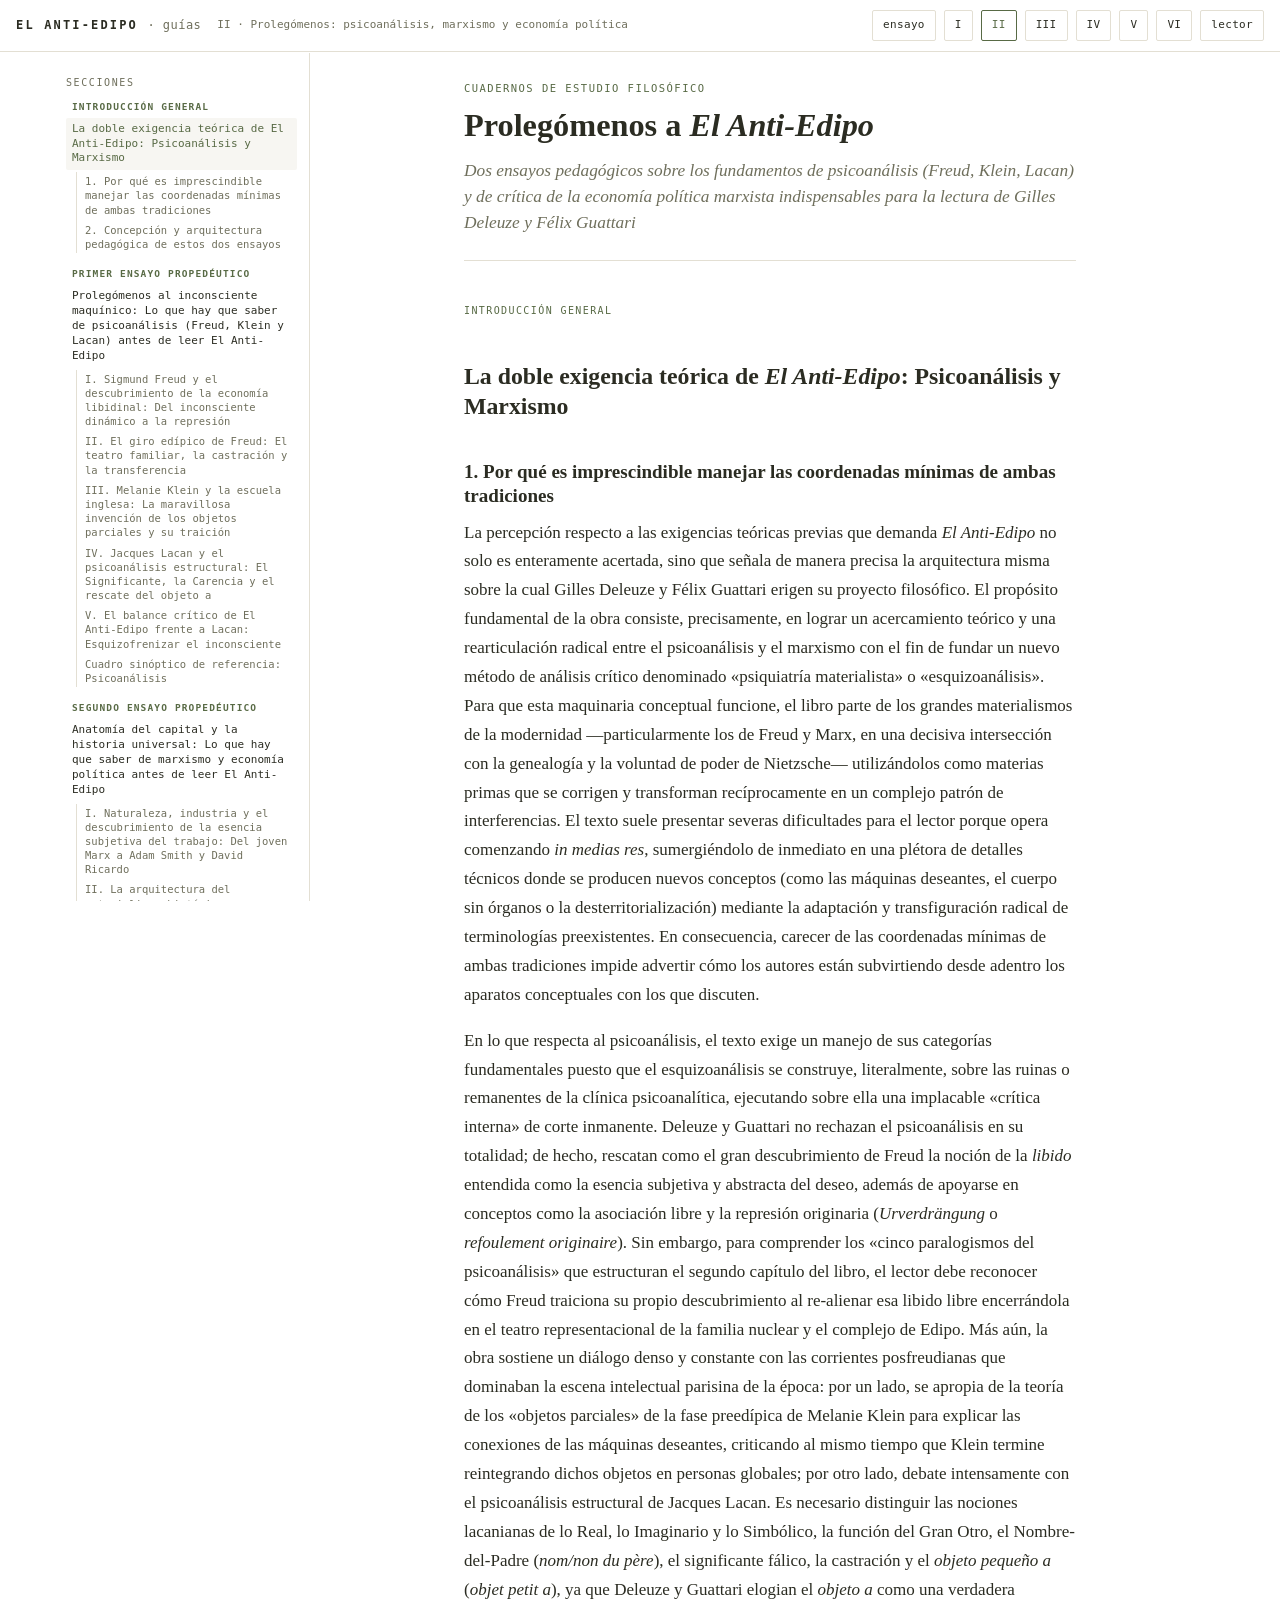
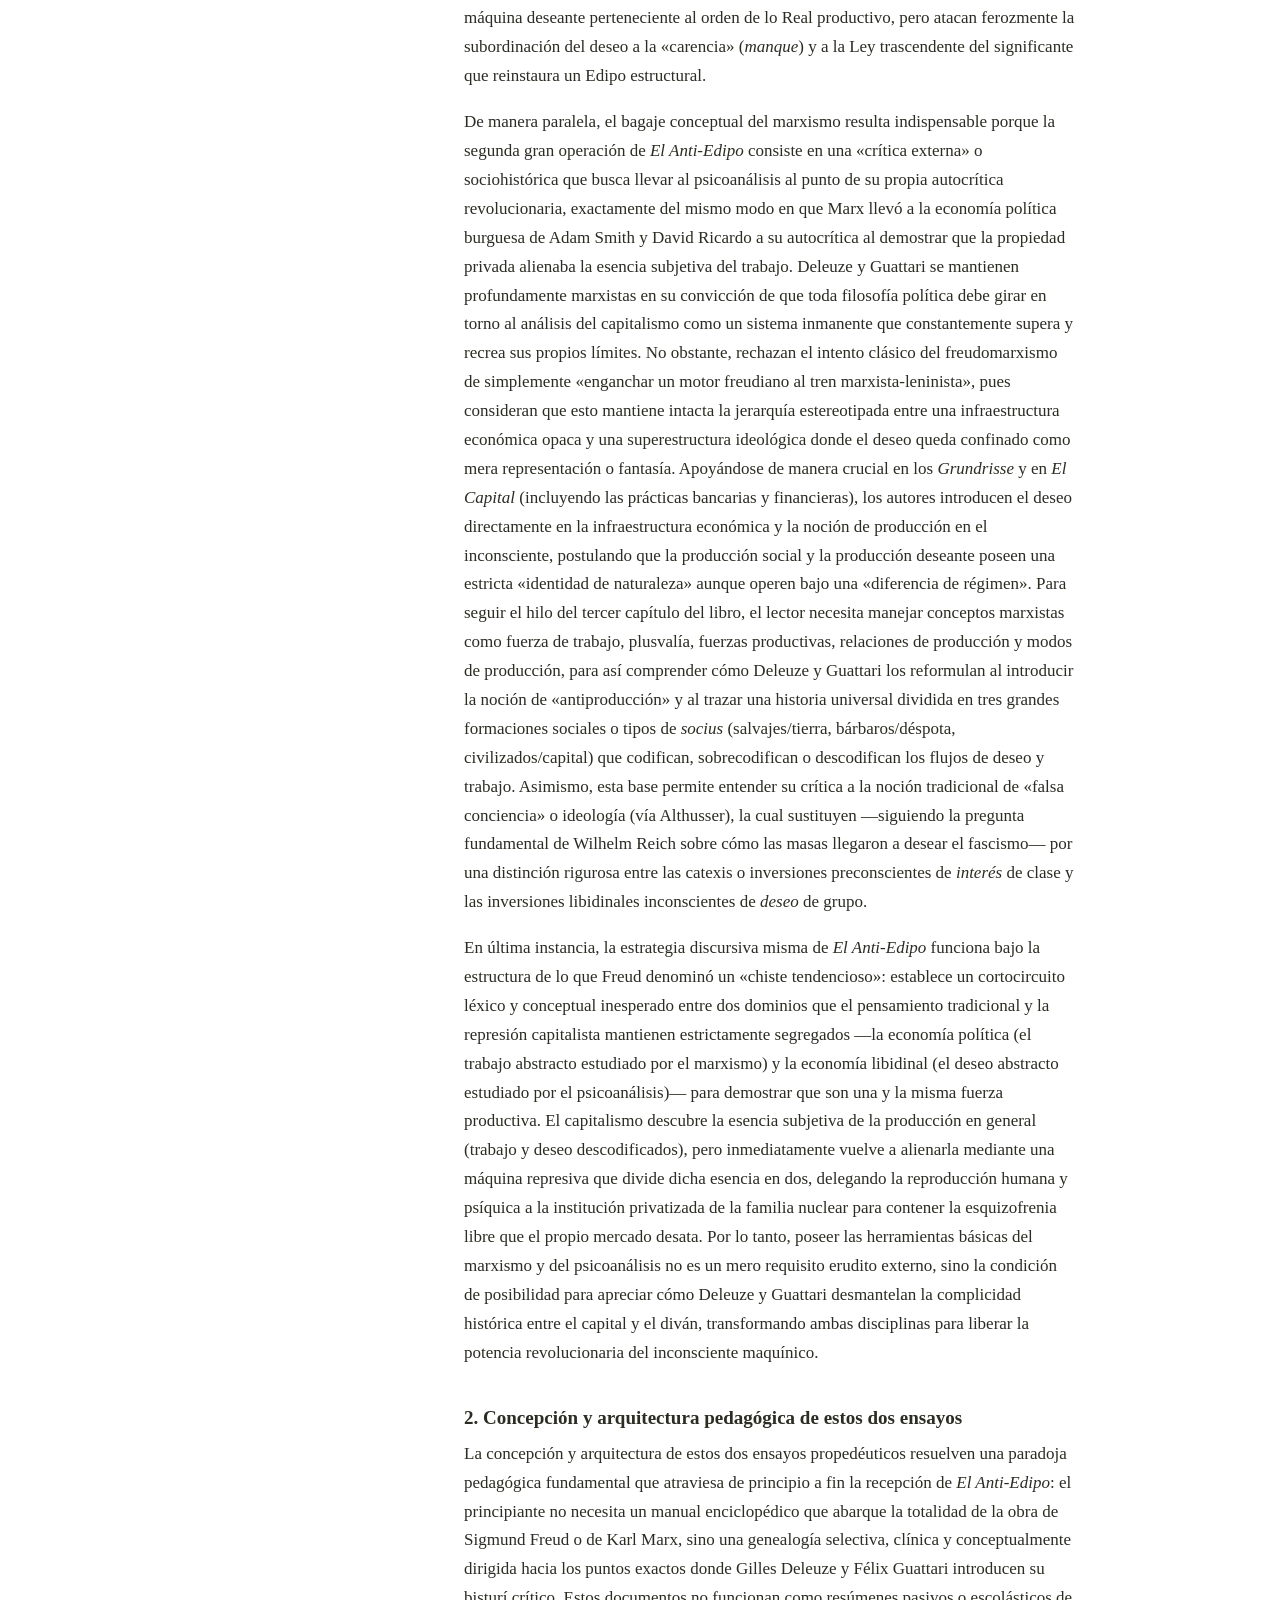
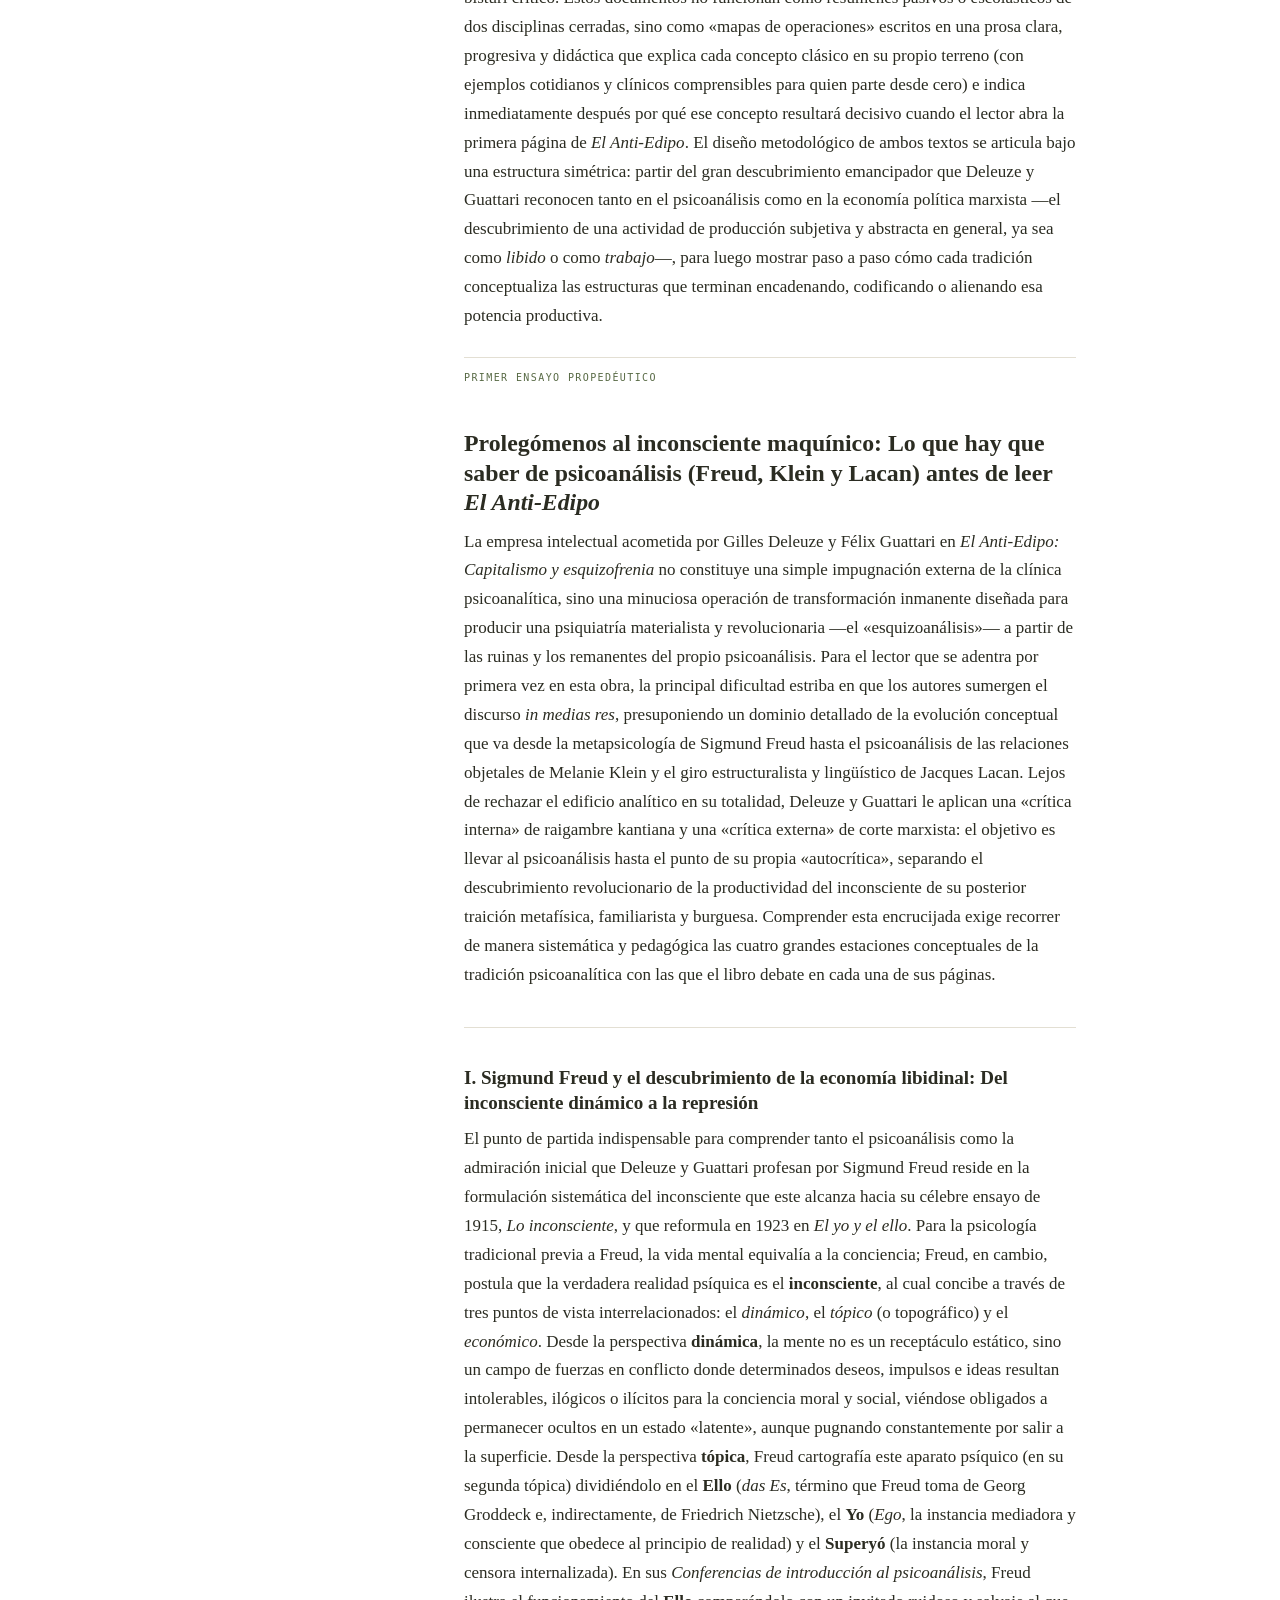
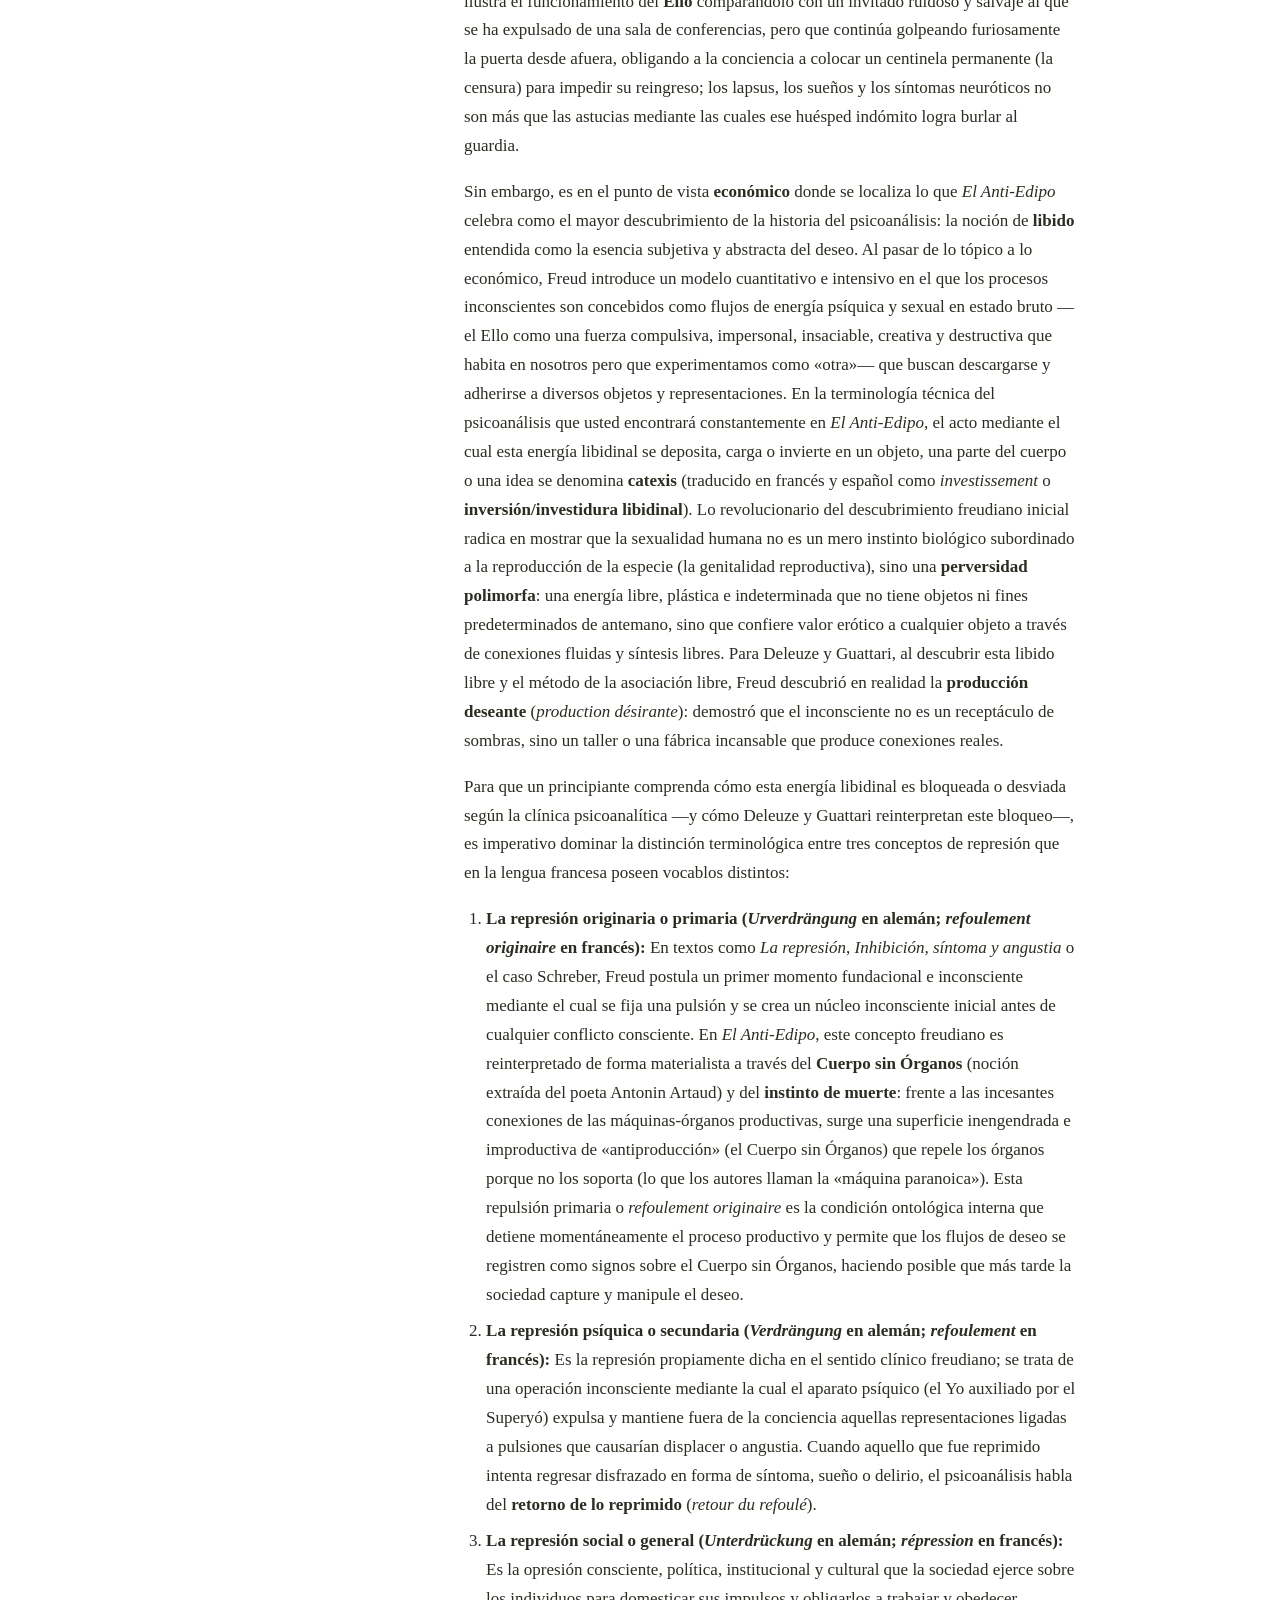
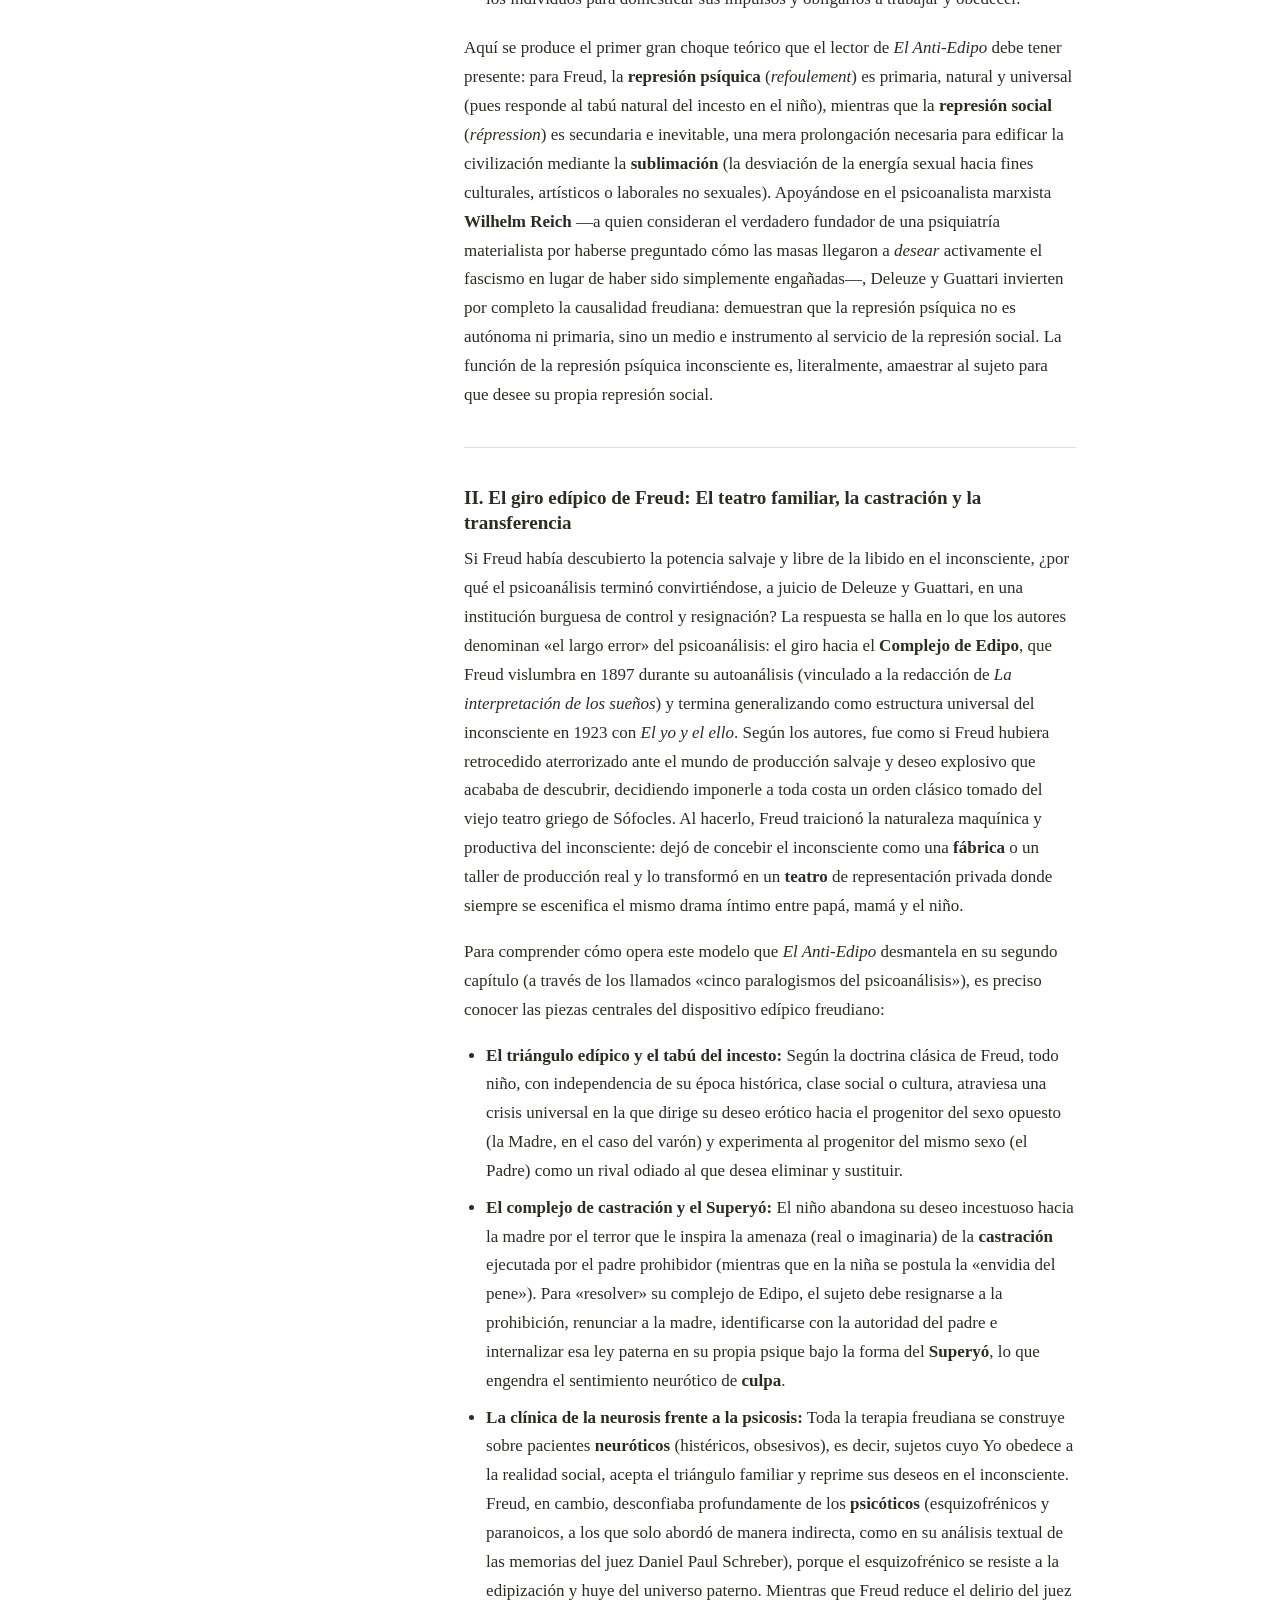
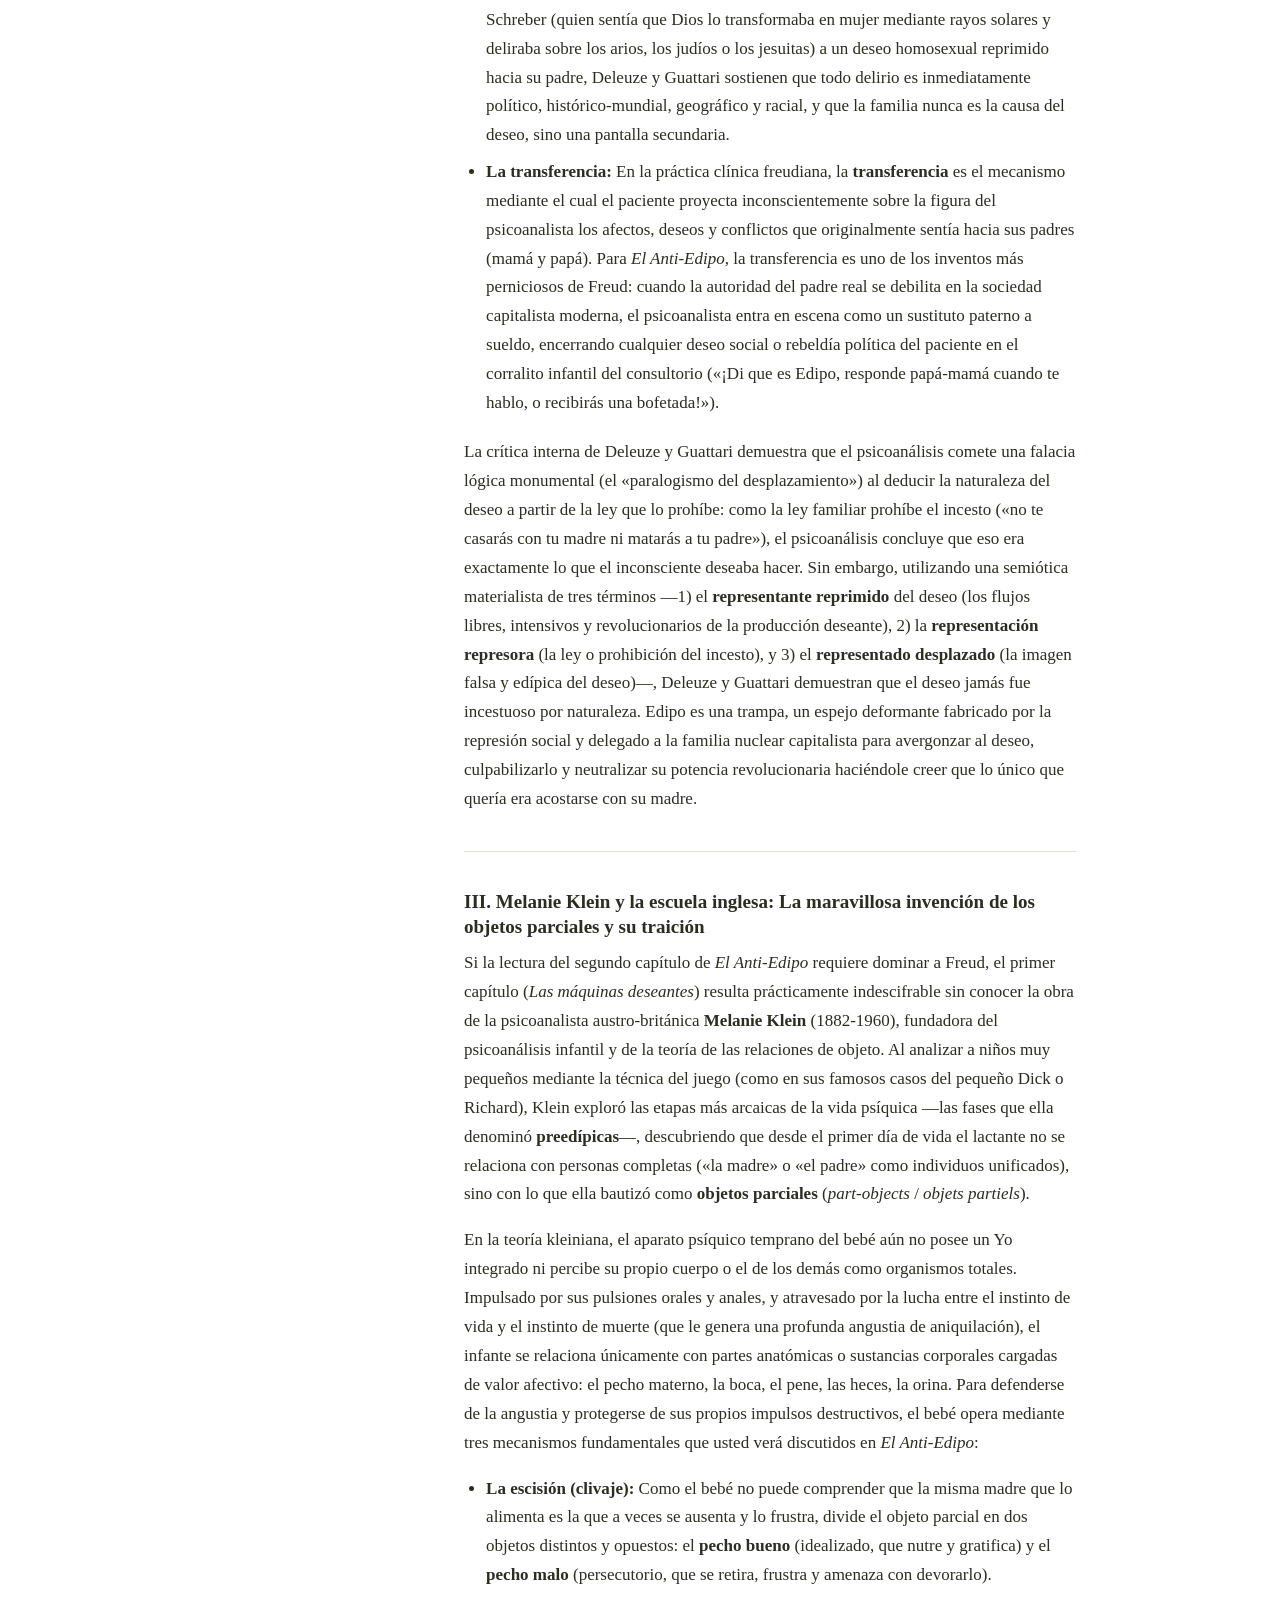
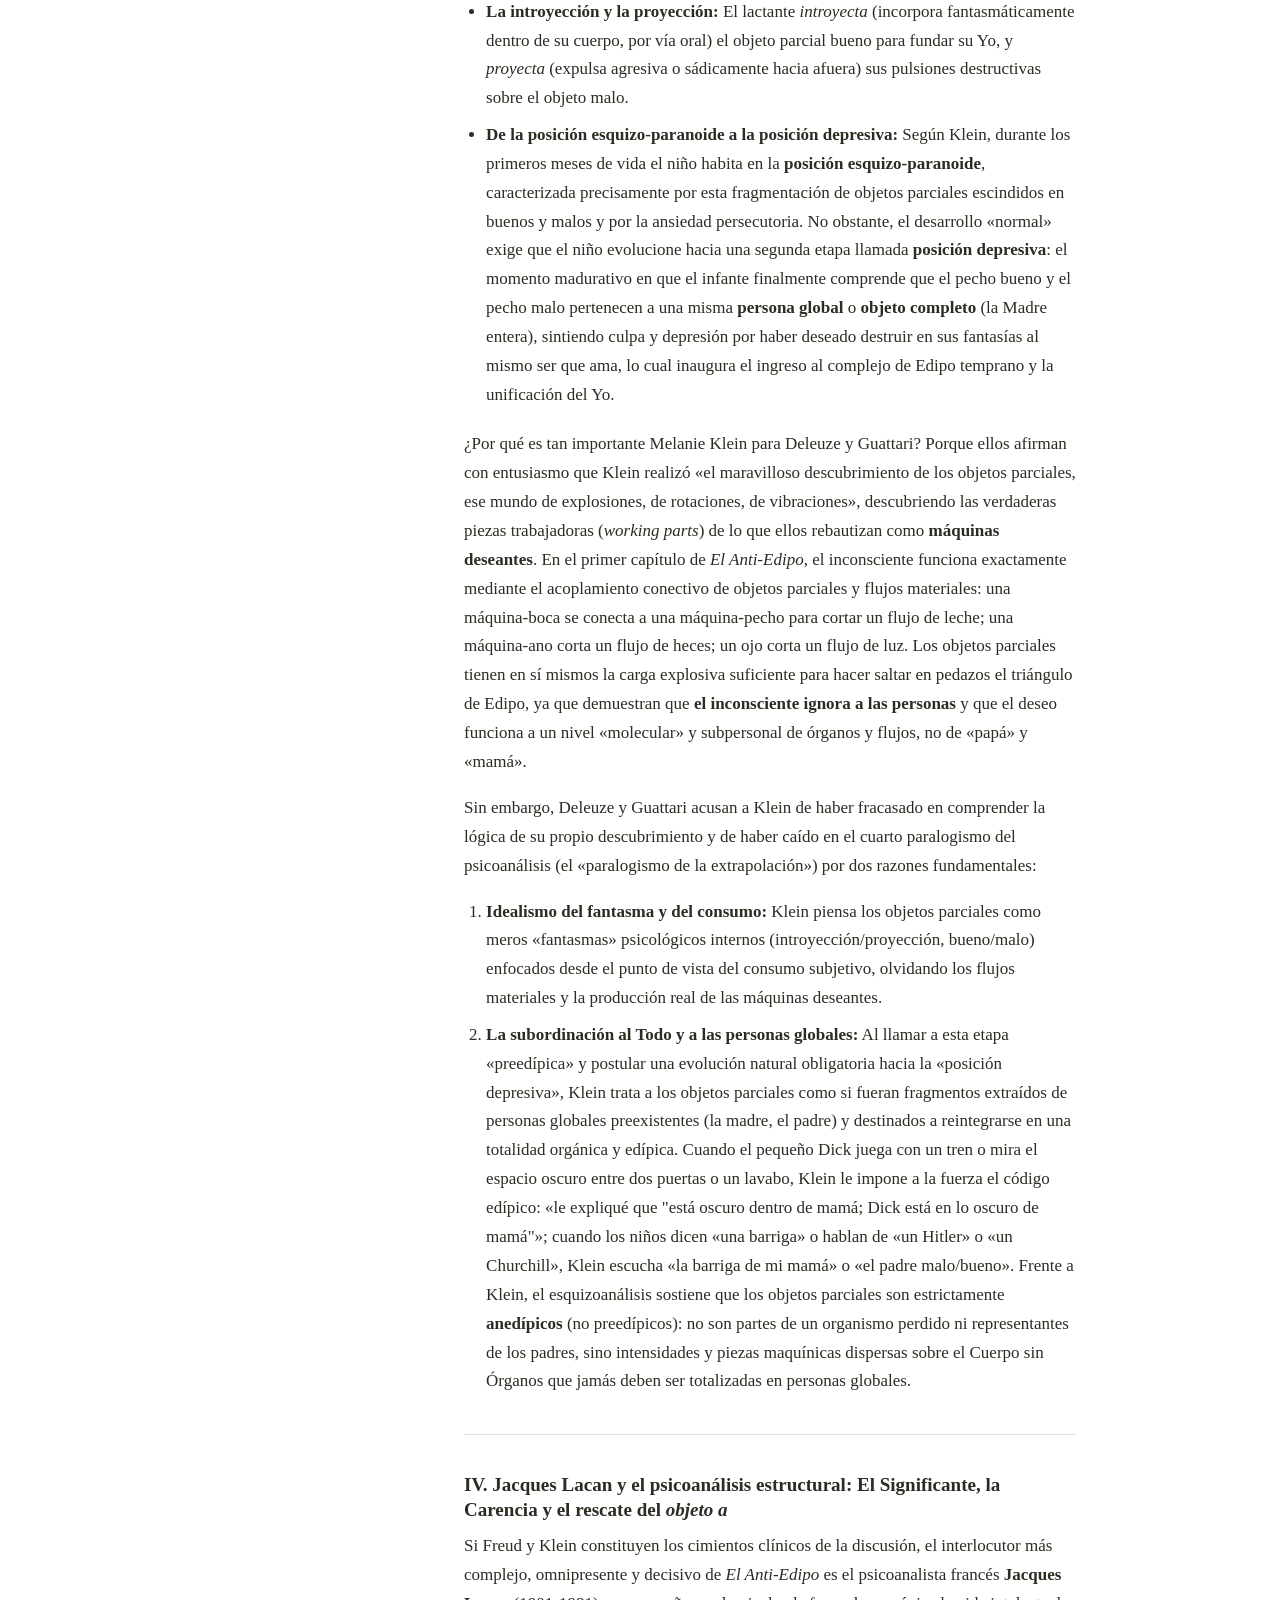
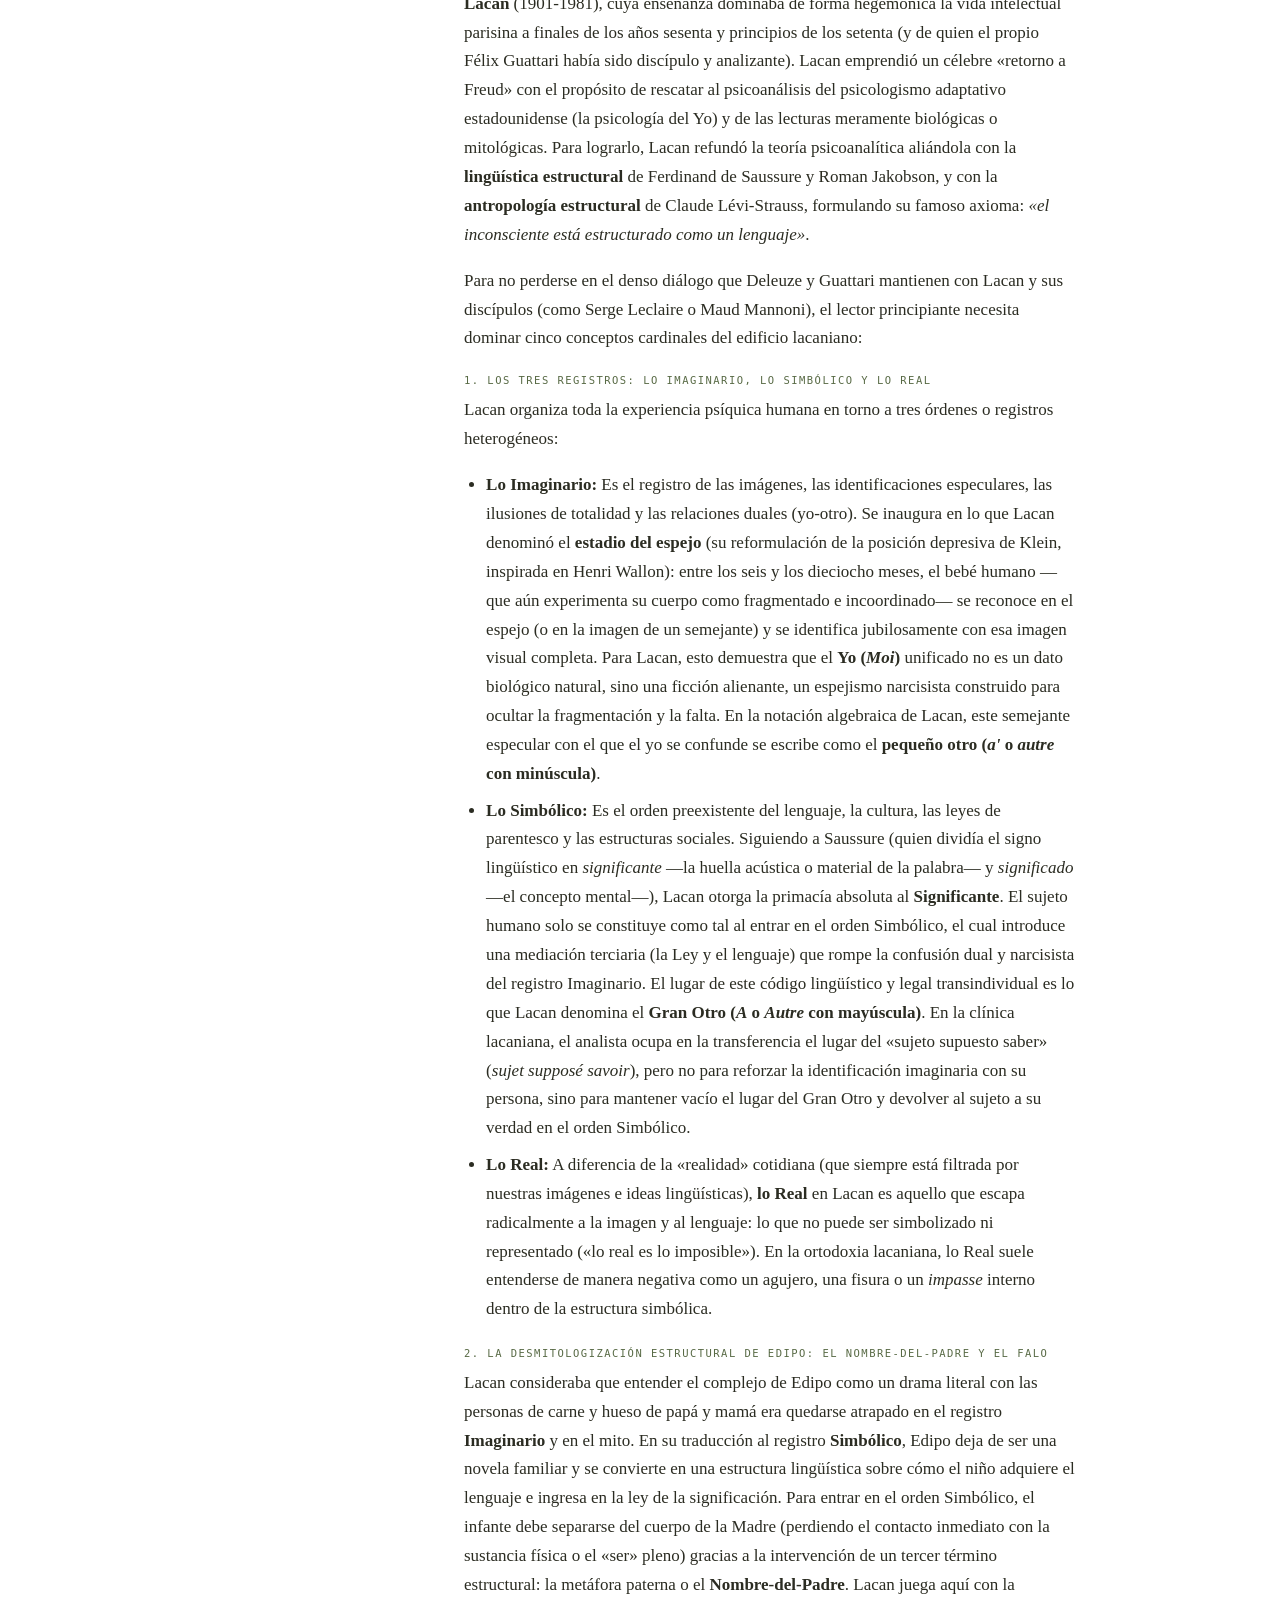
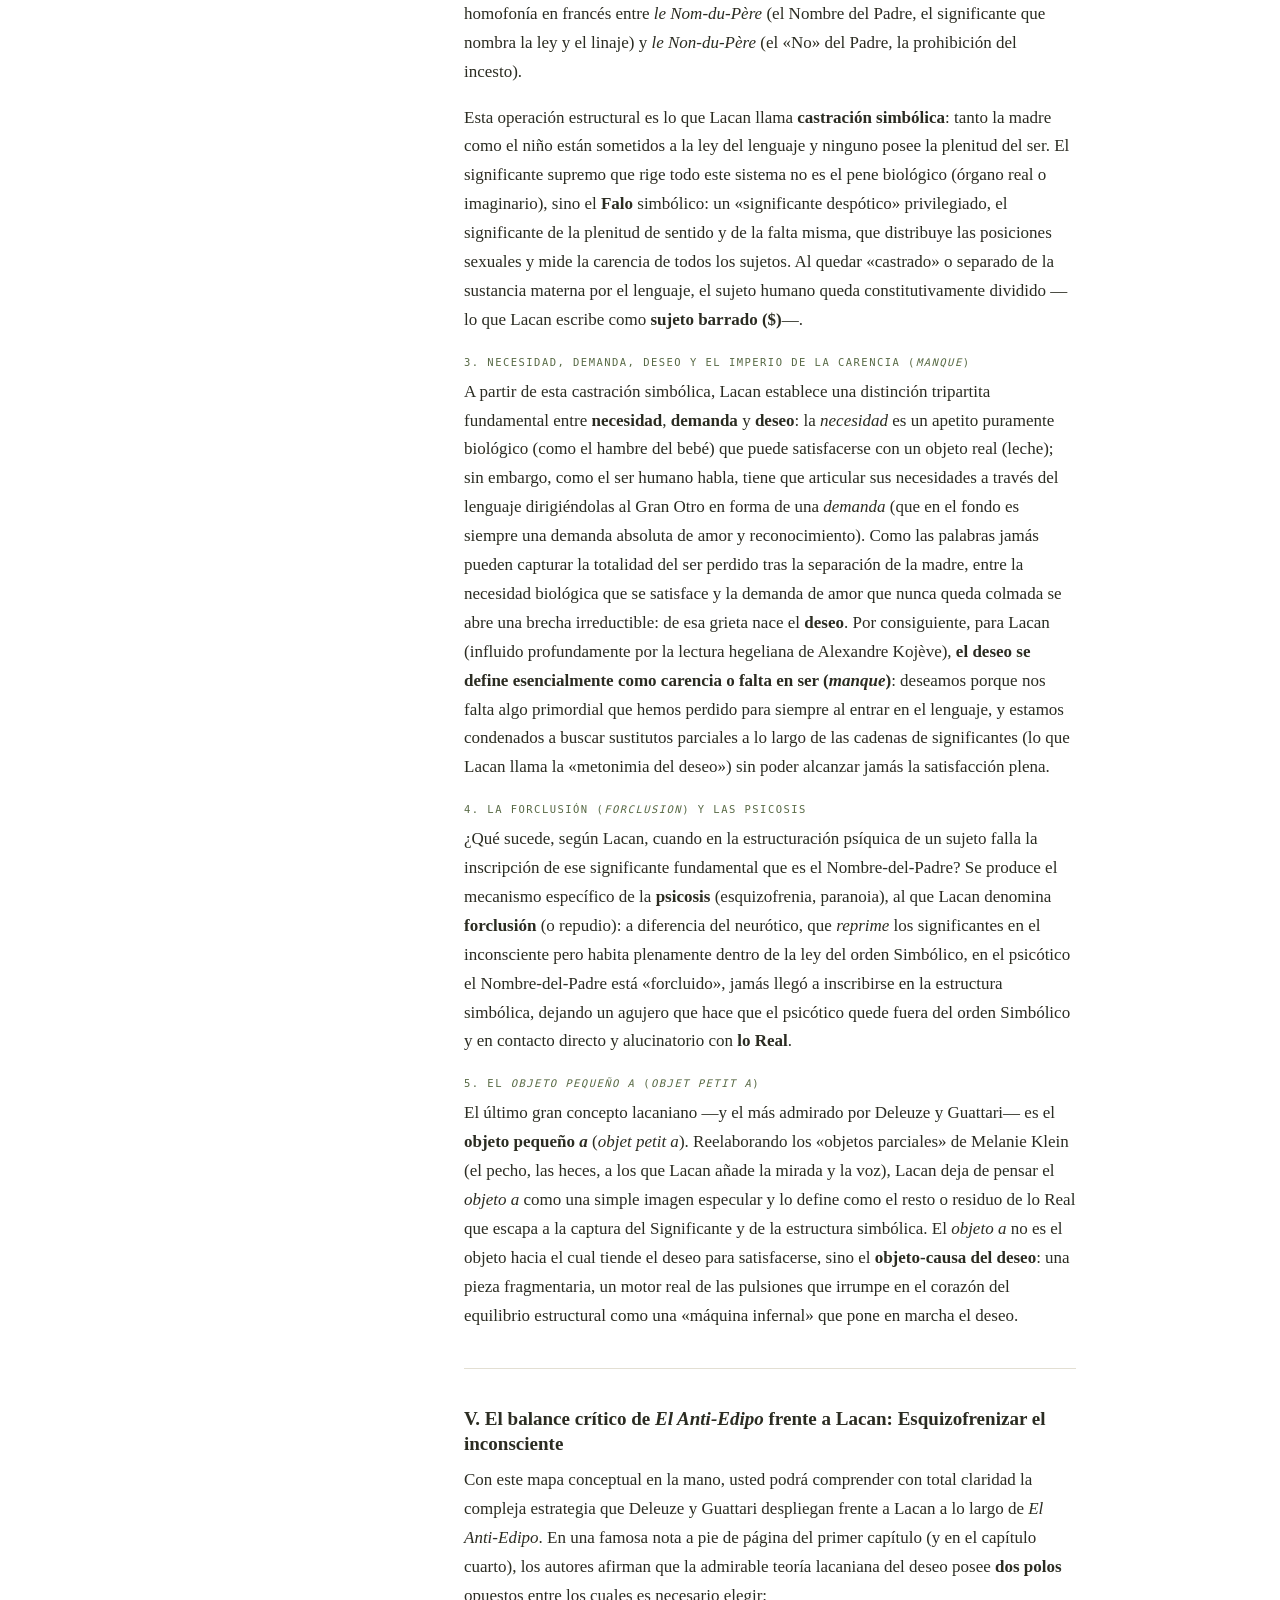
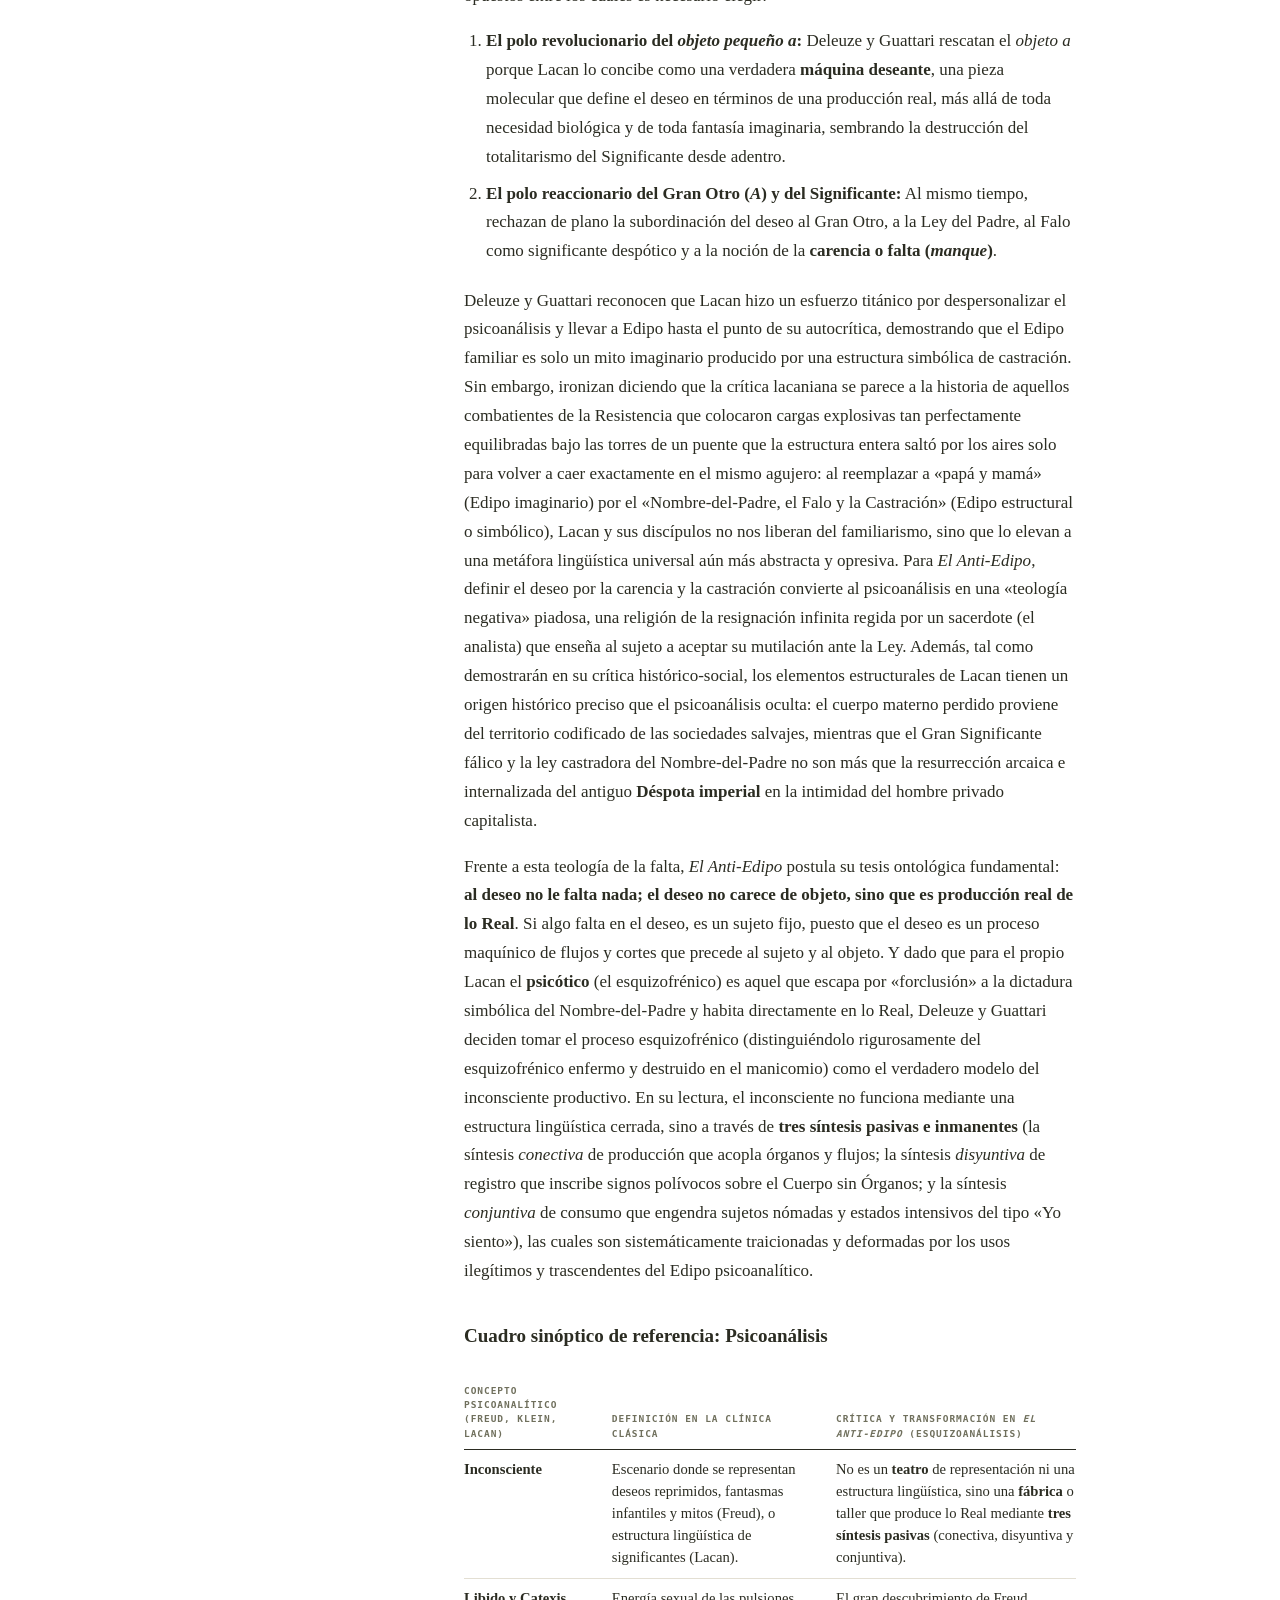
<file: guias/prolegomenos_anti_edipo_lector.html>
<!DOCTYPE html>
<html lang="es">
<head>
<meta charset="utf-8">
<meta name="viewport" content="width=device-width, initial-scale=1">
<title>El Anti-Edipo · prolegómenos</title>
<link rel="stylesheet" href="../estilo.css">
</head>
<body>
  <header class="barra">
    <h1 id="marca"><a href="../index.html">EL ANTI-EDIPO</a> <span>· guías</span></h1>
    <div id="estado">II · Prolegómenos: psicoanálisis, marxismo y economía política</div>
    <div class="acciones">
      <button id="toggleToc" class="btn" type="button">índice</button>
      <a class="btn" href="ensayo_introductorio.html" title="ensayo introductorio">ensayo</a>
      <a class="btn" href="lector_informe_anti_edipo.html" title="contextualización">I</a>
      <a class="btn actual" href="prolegomenos_anti_edipo_lector.html" title="prolegómenos">II</a>
      <a class="btn" href="lector_primer_deleuze.html" title="el primer Deleuze">III</a>
      <a class="btn" href="lector_anti_edipo_capitulo_1.html" title="capítulo I">IV</a>
      <a class="btn" href="lector_triadas_capitulo_1.html" title="tríadas del capítulo I">V</a>
      <a class="btn" href="cronologia.html" title="cronología">VI</a>
      <a class="btn" href="https://carloszevallostrigoso.github.io/ae/" target="ae-lector" title="Abrir el lector del Anti-Edipo">lector</a>
    </div>
  </header>
  <main>
    <nav id="toc" aria-label="Secciones"><h2>Secciones</h2><ol id="tocLista"></ol></nav>
    <article>
      <div id="doc">
<header>
                    <div class="kicker">Cuadernos de Estudio Filosófico</div>
                    <h1>Prolegómenos a <em>El Anti-Edipo</em></h1>
                    <p class="subtitulo">Dos ensayos pedagógicos sobre los fundamentos de psicoanálisis (Freud, Klein, Lacan) y de crítica de la economía política marxista indispensables para la lectura de Gilles Deleuze y Félix Guattari</p>
                </header>

                <!-- PREÁMBULO -->
                <section id="preambulo">
                    <span class="parte">Introducción General</span>
                    <h2>La doble exigencia teórica de <em>El Anti-Edipo</em>: Psicoanálisis y Marxismo</h2>

                    <h3 id="preambulo-exigencias">1. Por qué es imprescindible manejar las coordenadas mínimas de ambas tradiciones</h3>
                    <p>La percepción respecto a las exigencias teóricas previas que demanda <em>El Anti-Edipo</em> no solo es enteramente acertada, sino que señala de manera precisa la arquitectura misma sobre la cual Gilles Deleuze y Félix Guattari erigen su proyecto filosófico. El propósito fundamental de la obra consiste, precisamente, en lograr un acercamiento teórico y una rearticulación radical entre el psicoanálisis y el marxismo con el fin de fundar un nuevo método de análisis crítico denominado «psiquiatría materialista» o «esquizoanálisis». Para que esta maquinaria conceptual funcione, el libro parte de los grandes materialismos de la modernidad —particularmente los de Freud y Marx, en una decisiva intersección con la genealogía y la voluntad de poder de Nietzsche— utilizándolos como materias primas que se corrigen y transforman recíprocamente en un complejo patrón de interferencias. El texto suele presentar severas dificultades para el lector porque opera comenzando <em>in medias res</em>, sumergiéndolo de inmediato en una plétora de detalles técnicos donde se producen nuevos conceptos (como las máquinas deseantes, el cuerpo sin órganos o la desterritorialización) mediante la adaptación y transfiguración radical de terminologías preexistentes. En consecuencia, carecer de las coordenadas mínimas de ambas tradiciones impide advertir cómo los autores están subvirtiendo desde adentro los aparatos conceptuales con los que discuten.</p>

                    <p>En lo que respecta al psicoanálisis, el texto exige un manejo de sus categorías fundamentales puesto que el esquizoanálisis se construye, literalmente, sobre las ruinas o remanentes de la clínica psicoanalítica, ejecutando sobre ella una implacable «crítica interna» de corte inmanente. Deleuze y Guattari no rechazan el psicoanálisis en su totalidad; de hecho, rescatan como el gran descubrimiento de Freud la noción de la <em>libido</em> entendida como la esencia subjetiva y abstracta del deseo, además de apoyarse en conceptos como la asociación libre y la represión originaria (<em>Urverdrängung</em> o <em>refoulement originaire</em>). Sin embargo, para comprender los «cinco paralogismos del psicoanálisis» que estructuran el segundo capítulo del libro, el lector debe reconocer cómo Freud traiciona su propio descubrimiento al re-alienar esa libido libre encerrándola en el teatro representacional de la familia nuclear y el complejo de Edipo. Más aún, la obra sostiene un diálogo denso y constante con las corrientes posfreudianas que dominaban la escena intelectual parisina de la época: por un lado, se apropia de la teoría de los «objetos parciales» de la fase preedípica de Melanie Klein para explicar las conexiones de las máquinas deseantes, criticando al mismo tiempo que Klein termine reintegrando dichos objetos en personas globales; por otro lado, debate intensamente con el psicoanálisis estructural de Jacques Lacan. Es necesario distinguir las nociones lacanianas de lo Real, lo Imaginario y lo Simbólico, la función del Gran Otro, el Nombre-del-Padre (<em>nom/non du père</em>), el significante fálico, la castración y el <em>objeto pequeño a</em> (<em>objet petit a</em>), ya que Deleuze y Guattari elogian el <em>objeto a</em> como una verdadera máquina deseante perteneciente al orden de lo Real productivo, pero atacan ferozmente la subordinación del deseo a la «carencia» (<em>manque</em>) y a la Ley trascendente del significante que reinstaura un Edipo estructural.</p>

                    <p>De manera paralela, el bagaje conceptual del marxismo resulta indispensable porque la segunda gran operación de <em>El Anti-Edipo</em> consiste en una «crítica externa» o sociohistórica que busca llevar al psicoanálisis al punto de su propia autocrítica revolucionaria, exactamente del mismo modo en que Marx llevó a la economía política burguesa de Adam Smith y David Ricardo a su autocrítica al demostrar que la propiedad privada alienaba la esencia subjetiva del trabajo. Deleuze y Guattari se mantienen profundamente marxistas en su convicción de que toda filosofía política debe girar en torno al análisis del capitalismo como un sistema inmanente que constantemente supera y recrea sus propios límites. No obstante, rechazan el intento clásico del freudomarxismo de simplemente «enganchar un motor freudiano al tren marxista-leninista», pues consideran que esto mantiene intacta la jerarquía estereotipada entre una infraestructura económica opaca y una superestructura ideológica donde el deseo queda confinado como mera representación o fantasía. Apoyándose de manera crucial en los <em>Grundrisse</em> y en <em>El Capital</em> (incluyendo las prácticas bancarias y financieras), los autores introducen el deseo directamente en la infraestructura económica y la noción de producción en el inconsciente, postulando que la producción social y la producción deseante poseen una estricta «identidad de naturaleza» aunque operen bajo una «diferencia de régimen». Para seguir el hilo del tercer capítulo del libro, el lector necesita manejar conceptos marxistas como fuerza de trabajo, plusvalía, fuerzas productivas, relaciones de producción y modos de producción, para así comprender cómo Deleuze y Guattari los reformulan al introducir la noción de «antiproducción» y al trazar una historia universal dividida en tres grandes formaciones sociales o tipos de <em>socius</em> (salvajes/tierra, bárbaros/déspota, civilizados/capital) que codifican, sobrecodifican o descodifican los flujos de deseo y trabajo. Asimismo, esta base permite entender su crítica a la noción tradicional de «falsa conciencia» o ideología (vía Althusser), la cual sustituyen —siguiendo la pregunta fundamental de Wilhelm Reich sobre cómo las masas llegaron a desear el fascismo— por una distinción rigurosa entre las catexis o inversiones preconscientes de <em>interés</em> de clase y las inversiones libidinales inconscientes de <em>deseo</em> de grupo.</p>

                    <p>En última instancia, la estrategia discursiva misma de <em>El Anti-Edipo</em> funciona bajo la estructura de lo que Freud denominó un «chiste tendencioso»: establece un cortocircuito léxico y conceptual inesperado entre dos dominios que el pensamiento tradicional y la represión capitalista mantienen estrictamente segregados —la economía política (el trabajo abstracto estudiado por el marxismo) y la economía libidinal (el deseo abstracto estudiado por el psicoanálisis)— para demostrar que son una y la misma fuerza productiva. El capitalismo descubre la esencia subjetiva de la producción en general (trabajo y deseo descodificados), pero inmediatamente vuelve a alienarla mediante una máquina represiva que divide dicha esencia en dos, delegando la reproducción humana y psíquica a la institución privatizada de la familia nuclear para contener la esquizofrenia libre que el propio mercado desata. Por lo tanto, poseer las herramientas básicas del marxismo y del psicoanálisis no es un mero requisito erudito externo, sino la condición de posibilidad para apreciar cómo Deleuze y Guattari desmantelan la complicidad histórica entre el capital y el diván, transformando ambas disciplinas para liberar la potencia revolucionaria del inconsciente maquínico.</p>

                    <h3 id="preambulo-arquitectura">2. Concepción y arquitectura pedagógica de estos dos ensayos</h3>
                    <p>La concepción y arquitectura de estos dos ensayos propedéuticos resuelven una paradoja pedagógica fundamental que atraviesa de principio a fin la recepción de <em>El Anti-Edipo</em>: el principiante no necesita un manual enciclopédico que abarque la totalidad de la obra de Sigmund Freud o de Karl Marx, sino una genealogía selectiva, clínica y conceptualmente dirigida hacia los puntos exactos donde Gilles Deleuze y Félix Guattari introducen su bisturí crítico. Estos documentos no funcionan como resúmenes pasivos o escolásticos de dos disciplinas cerradas, sino como «mapas de operaciones» escritos en una prosa clara, progresiva y didáctica que explica cada concepto clásico en su propio terreno (con ejemplos cotidianos y clínicos comprensibles para quien parte desde cero) e indica inmediatamente después por qué ese concepto resultará decisivo cuando el lector abra la primera página de <em>El Anti-Edipo</em>. El diseño metodológico de ambos textos se articula bajo una estructura simétrica: partir del gran descubrimiento emancipador que Deleuze y Guattari reconocen tanto en el psicoanálisis como en la economía política marxista —el descubrimiento de una actividad de producción subjetiva y abstracta en general, ya sea como <em>libido</em> o como <em>trabajo</em>—, para luego mostrar paso a paso cómo cada tradición conceptualiza las estructuras que terminan encadenando, codificando o alienando esa potencia productiva.</p>
                </section>

                <!-- ENSAYO I: PSICOANÁLISIS -->
                <section id="ensayo-1">
                    <span class="parte">Primer Ensayo Propedéutico</span>
                    <h2>Prolegómenos al inconsciente maquínico: Lo que hay que saber de psicoanálisis (Freud, Klein y Lacan) antes de leer <em>El Anti-Edipo</em></h2>

                    <p>La empresa intelectual acometida por Gilles Deleuze y Félix Guattari en <em>El Anti-Edipo: Capitalismo y esquizofrenia</em> no constituye una simple impugnación externa de la clínica psicoanalítica, sino una minuciosa operación de transformación inmanente diseñada para producir una psiquiatría materialista y revolucionaria —el «esquizoanálisis»— a partir de las ruinas y los remanentes del propio psicoanálisis. Para el lector que se adentra por primera vez en esta obra, la principal dificultad estriba en que los autores sumergen el discurso <em>in medias res</em>, presuponiendo un dominio detallado de la evolución conceptual que va desde la metapsicología de Sigmund Freud hasta el psicoanálisis de las relaciones objetales de Melanie Klein y el giro estructuralista y lingüístico de Jacques Lacan. Lejos de rechazar el edificio analítico en su totalidad, Deleuze y Guattari le aplican una «crítica interna» de raigambre kantiana y una «crítica externa» de corte marxista: el objetivo es llevar al psicoanálisis hasta el punto de su propia «autocrítica», separando el descubrimiento revolucionario de la productividad del inconsciente de su posterior traición metafísica, familiarista y burguesa. Comprender esta encrucijada exige recorrer de manera sistemática y pedagógica las cuatro grandes estaciones conceptuales de la tradición psicoanalítica con las que el libro debate en cada una de sus páginas.</p>

                    <hr>

                    <h3 id="e1-sec1">I. Sigmund Freud y el descubrimiento de la economía libidinal: Del inconsciente dinámico a la represión</h3>
                    <p>El punto de partida indispensable para comprender tanto el psicoanálisis como la admiración inicial que Deleuze y Guattari profesan por Sigmund Freud reside en la formulación sistemática del inconsciente que este alcanza hacia su célebre ensayo de 1915, <em>Lo inconsciente</em>, y que reformula en 1923 en <em>El yo y el ello</em>. Para la psicología tradicional previa a Freud, la vida mental equivalía a la conciencia; Freud, en cambio, postula que la verdadera realidad psíquica es el <strong>inconsciente</strong>, al cual concibe a través de tres puntos de vista interrelacionados: el <em>dinámico</em>, el <em>tópico</em> (o topográfico) y el <em>económico</em>. Desde la perspectiva <strong>dinámica</strong>, la mente no es un receptáculo estático, sino un campo de fuerzas en conflicto donde determinados deseos, impulsos e ideas resultan intolerables, ilógicos o ilícitos para la conciencia moral y social, viéndose obligados a permanecer ocultos en un estado «latente», aunque pugnando constantemente por salir a la superficie. Desde la perspectiva <strong>tópica</strong>, Freud cartografía este aparato psíquico (en su segunda tópica) dividiéndolo en el <strong>Ello</strong> (<em>das Es</em>, término que Freud toma de Georg Groddeck e, indirectamente, de Friedrich Nietzsche), el <strong>Yo</strong> (<em>Ego</em>, la instancia mediadora y consciente que obedece al principio de realidad) y el <strong>Superyó</strong> (la instancia moral y censora internalizada). En sus <em>Conferencias de introducción al psicoanálisis</em>, Freud ilustra el funcionamiento del <strong>Ello</strong> comparándolo con un invitado ruidoso y salvaje al que se ha expulsado de una sala de conferencias, pero que continúa golpeando furiosamente la puerta desde afuera, obligando a la conciencia a colocar un centinela permanente (la censura) para impedir su reingreso; los lapsus, los sueños y los síntomas neuróticos no son más que las astucias mediante las cuales ese huésped indómito logra burlar al guardia.</p>

                    <p>Sin embargo, es en el punto de vista <strong>económico</strong> donde se localiza lo que <em>El Anti-Edipo</em> celebra como el mayor descubrimiento de la historia del psicoanálisis: la noción de <strong>libido</strong> entendida como la esencia subjetiva y abstracta del deseo. Al pasar de lo tópico a lo económico, Freud introduce un modelo cuantitativo e intensivo en el que los procesos inconscientes son concebidos como flujos de energía psíquica y sexual en estado bruto —el Ello como una fuerza compulsiva, impersonal, insaciable, creativa y destructiva que habita en nosotros pero que experimentamos como «otra»— que buscan descargarse y adherirse a diversos objetos y representaciones. En la terminología técnica del psicoanálisis que usted encontrará constantemente en <em>El Anti-Edipo</em>, el acto mediante el cual esta energía libidinal se deposita, carga o invierte en un objeto, una parte del cuerpo o una idea se denomina <strong>catexis</strong> (traducido en francés y español como <em>investissement</em> o <strong>inversión/investidura libidinal</strong>). Lo revolucionario del descubrimiento freudiano inicial radica en mostrar que la sexualidad humana no es un mero instinto biológico subordinado a la reproducción de la especie (la genitalidad reproductiva), sino una <strong>perversidad polimorfa</strong>: una energía libre, plástica e indeterminada que no tiene objetos ni fines predeterminados de antemano, sino que confiere valor erótico a cualquier objeto a través de conexiones fluidas y síntesis libres. Para Deleuze y Guattari, al descubrir esta libido libre y el método de la asociación libre, Freud descubrió en realidad la <strong>producción deseante</strong> (<em>production désirante</em>): demostró que el inconsciente no es un receptáculo de sombras, sino un taller o una fábrica incansable que produce conexiones reales.</p>

                    <p>Para que un principiante comprenda cómo esta energía libidinal es bloqueada o desviada según la clínica psicoanalítica —y cómo Deleuze y Guattari reinterpretan este bloqueo—, es imperativo dominar la distinción terminológica entre tres conceptos de represión que en la lengua francesa poseen vocablos distintos:</p>

                    <ol>
                        <li><strong>La represión originaria o primaria (<em>Urverdrängung</em> en alemán; <em>refoulement originaire</em> en francés):</strong> En textos como <em>La represión</em>, <em>Inhibición, síntoma y angustia</em> o el caso Schreber, Freud postula un primer momento fundacional e inconsciente mediante el cual se fija una pulsión y se crea un núcleo inconsciente inicial antes de cualquier conflicto consciente. En <em>El Anti-Edipo</em>, este concepto freudiano es reinterpretado de forma materialista a través del <strong>Cuerpo sin Órganos</strong> (noción extraída del poeta Antonin Artaud) y del <strong>instinto de muerte</strong>: frente a las incesantes conexiones de las máquinas-órganos productivas, surge una superficie inengendrada e improductiva de «antiproducción» (el Cuerpo sin Órganos) que repele los órganos porque no los soporta (lo que los autores llaman la «máquina paranoica»). Esta repulsión primaria o <em>refoulement originaire</em> es la condición ontológica interna que detiene momentáneamente el proceso productivo y permite que los flujos de deseo se registren como signos sobre el Cuerpo sin Órganos, haciendo posible que más tarde la sociedad capture y manipule el deseo.</li>
                        <li><strong>La represión psíquica o secundaria (<em>Verdrängung</em> en alemán; <em>refoulement</em> en francés):</strong> Es la represión propiamente dicha en el sentido clínico freudiano; se trata de una operación inconsciente mediante la cual el aparato psíquico (el Yo auxiliado por el Superyó) expulsa y mantiene fuera de la conciencia aquellas representaciones ligadas a pulsiones que causarían displacer o angustia. Cuando aquello que fue reprimido intenta regresar disfrazado en forma de síntoma, sueño o delirio, el psicoanálisis habla del <strong>retorno de lo reprimido</strong> (<em>retour du refoulé</em>).</li>
                        <li><strong>La represión social o general (<em>Unterdrückung</em> en alemán; <em>répression</em> en francés):</strong> Es la opresión consciente, política, institucional y cultural que la sociedad ejerce sobre los individuos para domesticar sus impulsos y obligarlos a trabajar y obedecer.</li>
                    </ol>

                    <p>Aquí se produce el primer gran choque teórico que el lector de <em>El Anti-Edipo</em> debe tener presente: para Freud, la <strong>represión psíquica</strong> (<em>refoulement</em>) es primaria, natural y universal (pues responde al tabú natural del incesto en el niño), mientras que la <strong>represión social</strong> (<em>répression</em>) es secundaria e inevitable, una mera prolongación necesaria para edificar la civilización mediante la <strong>sublimación</strong> (la desviación de la energía sexual hacia fines culturales, artísticos o laborales no sexuales). Apoyándose en el psicoanalista marxista <strong>Wilhelm Reich</strong> —a quien consideran el verdadero fundador de una psiquiatría materialista por haberse preguntado cómo las masas llegaron a <em>desear</em> activamente el fascismo en lugar de haber sido simplemente engañadas—, Deleuze y Guattari invierten por completo la causalidad freudiana: demuestran que la represión psíquica no es autónoma ni primaria, sino un medio e instrumento al servicio de la represión social. La función de la represión psíquica inconsciente es, literalmente, amaestrar al sujeto para que desee su propia represión social.</p>

                    <hr>

                    <h3 id="e1-sec2">II. El giro edípico de Freud: El teatro familiar, la castración y la transferencia</h3>
                    <p>Si Freud había descubierto la potencia salvaje y libre de la libido en el inconsciente, ¿por qué el psicoanálisis terminó convirtiéndose, a juicio de Deleuze y Guattari, en una institución burguesa de control y resignación? La respuesta se halla en lo que los autores denominan «el largo error» del psicoanálisis: el giro hacia el <strong>Complejo de Edipo</strong>, que Freud vislumbra en 1897 durante su autoanálisis (vinculado a la redacción de <em>La interpretación de los sueños</em>) y termina generalizando como estructura universal del inconsciente en 1923 con <em>El yo y el ello</em>. Según los autores, fue como si Freud hubiera retrocedido aterrorizado ante el mundo de producción salvaje y deseo explosivo que acababa de descubrir, decidiendo imponerle a toda costa un orden clásico tomado del viejo teatro griego de Sófocles. Al hacerlo, Freud traicionó la naturaleza maquínica y productiva del inconsciente: dejó de concebir el inconsciente como una <strong>fábrica</strong> o un taller de producción real y lo transformó en un <strong>teatro</strong> de representación privada donde siempre se escenifica el mismo drama íntimo entre papá, mamá y el niño.</p>

                    <p>Para comprender cómo opera este modelo que <em>El Anti-Edipo</em> desmantela en su segundo capítulo (a través de los llamados «cinco paralogismos del psicoanálisis»), es preciso conocer las piezas centrales del dispositivo edípico freudiano:</p>

                    <ul>
                        <li><strong>El triángulo edípico y el tabú del incesto:</strong> Según la doctrina clásica de Freud, todo niño, con independencia de su época histórica, clase social o cultura, atraviesa una crisis universal en la que dirige su deseo erótico hacia el progenitor del sexo opuesto (la Madre, en el caso del varón) y experimenta al progenitor del mismo sexo (el Padre) como un rival odiado al que desea eliminar y sustituir.</li>
                        <li><strong>El complejo de castración y el Superyó:</strong> El niño abandona su deseo incestuoso hacia la madre por el terror que le inspira la amenaza (real o imaginaria) de la <strong>castración</strong> ejecutada por el padre prohibidor (mientras que en la niña se postula la «envidia del pene»). Para «resolver» su complejo de Edipo, el sujeto debe resignarse a la prohibición, renunciar a la madre, identificarse con la autoridad del padre e internalizar esa ley paterna en su propia psique bajo la forma del <strong>Superyó</strong>, lo que engendra el sentimiento neurótico de <strong>culpa</strong>.</li>
                        <li><strong>La clínica de la neurosis frente a la psicosis:</strong> Toda la terapia freudiana se construye sobre pacientes <strong>neuróticos</strong> (histéricos, obsesivos), es decir, sujetos cuyo Yo obedece a la realidad social, acepta el triángulo familiar y reprime sus deseos en el inconsciente. Freud, en cambio, desconfiaba profundamente de los <strong>psicóticos</strong> (esquizofrénicos y paranoicos, a los que solo abordó de manera indirecta, como en su análisis textual de las memorias del juez Daniel Paul Schreber), porque el esquizofrénico se resiste a la edipización y huye del universo paterno. Mientras que Freud reduce el delirio del juez Schreber (quien sentía que Dios lo transformaba en mujer mediante rayos solares y deliraba sobre los arios, los judíos o los jesuitas) a un deseo homosexual reprimido hacia su padre, Deleuze y Guattari sostienen que todo delirio es inmediatamente político, histórico-mundial, geográfico y racial, y que la familia nunca es la causa del deseo, sino una pantalla secundaria.</li>
                        <li><strong>La transferencia:</strong> En la práctica clínica freudiana, la <strong>transferencia</strong> es el mecanismo mediante el cual el paciente proyecta inconscientemente sobre la figura del psicoanalista los afectos, deseos y conflictos que originalmente sentía hacia sus padres (mamá y papá). Para <em>El Anti-Edipo</em>, la transferencia es uno de los inventos más perniciosos de Freud: cuando la autoridad del padre real se debilita en la sociedad capitalista moderna, el psicoanalista entra en escena como un sustituto paterno a sueldo, encerrando cualquier deseo social o rebeldía política del paciente en el corralito infantil del consultorio («¡Di que es Edipo, responde papá-mamá cuando te hablo, o recibirás una bofetada!»).</li>
                    </ul>

                    <p>La crítica interna de Deleuze y Guattari demuestra que el psicoanálisis comete una falacia lógica monumental (el «paralogismo del desplazamiento») al deducir la naturaleza del deseo a partir de la ley que lo prohíbe: como la ley familiar prohíbe el incesto («no te casarás con tu madre ni matarás a tu padre»), el psicoanálisis concluye que eso era exactamente lo que el inconsciente deseaba hacer. Sin embargo, utilizando una semiótica materialista de tres términos —1) el <strong>representante reprimido</strong> del deseo (los flujos libres, intensivos y revolucionarios de la producción deseante), 2) la <strong>representación represora</strong> (la ley o prohibición del incesto), y 3) el <strong>representado desplazado</strong> (la imagen falsa y edípica del deseo)—, Deleuze y Guattari demuestran que el deseo jamás fue incestuoso por naturaleza. Edipo es una trampa, un espejo deformante fabricado por la represión social y delegado a la familia nuclear capitalista para avergonzar al deseo, culpabilizarlo y neutralizar su potencia revolucionaria haciéndole creer que lo único que quería era acostarse con su madre.</p>

                    <hr>

                    <h3 id="e1-sec3">III. Melanie Klein y la escuela inglesa: La maravillosa invención de los objetos parciales y su traición</h3>
                    <p>Si la lectura del segundo capítulo de <em>El Anti-Edipo</em> requiere dominar a Freud, el primer capítulo (<em>Las máquinas deseantes</em>) resulta prácticamente indescifrable sin conocer la obra de la psicoanalista austro-británica <strong>Melanie Klein</strong> (1882-1960), fundadora del psicoanálisis infantil y de la teoría de las relaciones de objeto. Al analizar a niños muy pequeños mediante la técnica del juego (como en sus famosos casos del pequeño Dick o Richard), Klein exploró las etapas más arcaicas de la vida psíquica —las fases que ella denominó <strong>preedípicas</strong>—, descubriendo que desde el primer día de vida el lactante no se relaciona con personas completas («la madre» o «el padre» como individuos unificados), sino con lo que ella bautizó como <strong>objetos parciales</strong> (<em>part-objects</em> / <em>objets partiels</em>).</p>

                    <p>En la teoría kleiniana, el aparato psíquico temprano del bebé aún no posee un Yo integrado ni percibe su propio cuerpo o el de los demás como organismos totales. Impulsado por sus pulsiones orales y anales, y atravesado por la lucha entre el instinto de vida y el instinto de muerte (que le genera una profunda angustia de aniquilación), el infante se relaciona únicamente con partes anatómicas o sustancias corporales cargadas de valor afectivo: el pecho materno, la boca, el pene, las heces, la orina. Para defenderse de la angustia y protegerse de sus propios impulsos destructivos, el bebé opera mediante tres mecanismos fundamentales que usted verá discutidos en <em>El Anti-Edipo</em>:</p>

                    <ul>
                        <li><strong>La escisión (clivaje):</strong> Como el bebé no puede comprender que la misma madre que lo alimenta es la que a veces se ausenta y lo frustra, divide el objeto parcial en dos objetos distintos y opuestos: el <strong>pecho bueno</strong> (idealizado, que nutre y gratifica) y el <strong>pecho malo</strong> (persecutorio, que se retira, frustra y amenaza con devorarlo).</li>
                        <li><strong>La introyección y la proyección:</strong> El lactante <em>introyecta</em> (incorpora fantasmáticamente dentro de su cuerpo, por vía oral) el objeto parcial bueno para fundar su Yo, y <em>proyecta</em> (expulsa agresiva o sádicamente hacia afuera) sus pulsiones destructivas sobre el objeto malo.</li>
                        <li><strong>De la posición esquizo-paranoide a la posición depresiva:</strong> Según Klein, durante los primeros meses de vida el niño habita en la <strong>posición esquizo-paranoide</strong>, caracterizada precisamente por esta fragmentación de objetos parciales escindidos en buenos y malos y por la ansiedad persecutoria. No obstante, el desarrollo «normal» exige que el niño evolucione hacia una segunda etapa llamada <strong>posición depresiva</strong>: el momento madurativo en que el infante finalmente comprende que el pecho bueno y el pecho malo pertenecen a una misma <strong>persona global</strong> o <strong>objeto completo</strong> (la Madre entera), sintiendo culpa y depresión por haber deseado destruir en sus fantasías al mismo ser que ama, lo cual inaugura el ingreso al complejo de Edipo temprano y la unificación del Yo.</li>
                    </ul>

                    <p>¿Por qué es tan importante Melanie Klein para Deleuze y Guattari? Porque ellos afirman con entusiasmo que Klein realizó «el maravilloso descubrimiento de los objetos parciales, ese mundo de explosiones, de rotaciones, de vibraciones», descubriendo las verdaderas piezas trabajadoras (<em>working parts</em>) de lo que ellos rebautizan como <strong>máquinas deseantes</strong>. En el primer capítulo de <em>El Anti-Edipo</em>, el inconsciente funciona exactamente mediante el acoplamiento conectivo de objetos parciales y flujos materiales: una máquina-boca se conecta a una máquina-pecho para cortar un flujo de leche; una máquina-ano corta un flujo de heces; un ojo corta un flujo de luz. Los objetos parciales tienen en sí mismos la carga explosiva suficiente para hacer saltar en pedazos el triángulo de Edipo, ya que demuestran que <strong>el inconsciente ignora a las personas</strong> y que el deseo funciona a un nivel «molecular» y subpersonal de órganos y flujos, no de «papá» y «mamá».</p>

                    <p>Sin embargo, Deleuze y Guattari acusan a Klein de haber fracasado en comprender la lógica de su propio descubrimiento y de haber caído en el cuarto paralogismo del psicoanálisis (el «paralogismo de la extrapolación») por dos razones fundamentales:</p>

                    <ol>
                        <li><strong>Idealismo del fantasma y del consumo:</strong> Klein piensa los objetos parciales como meros «fantasmas» psicológicos internos (introyección/proyección, bueno/malo) enfocados desde el punto de vista del consumo subjetivo, olvidando los flujos materiales y la producción real de las máquinas deseantes.</li>
                        <li><strong>La subordinación al Todo y a las personas globales:</strong> Al llamar a esta etapa «preedípica» y postular una evolución natural obligatoria hacia la «posición depresiva», Klein trata a los objetos parciales como si fueran fragmentos extraídos de personas globales preexistentes (la madre, el padre) y destinados a reintegrarse en una totalidad orgánica y edípica. Cuando el pequeño Dick juega con un tren o mira el espacio oscuro entre dos puertas o un lavabo, Klein le impone a la fuerza el código edípico: «le expliqué que "está oscuro dentro de mamá; Dick está en lo oscuro de mamá"»; cuando los niños dicen «una barriga» o hablan de «un Hitler» o «un Churchill», Klein escucha «la barriga de mi mamá» o «el padre malo/bueno». Frente a Klein, el esquizoanálisis sostiene que los objetos parciales son estrictamente <strong>anedípicos</strong> (no preedípicos): no son partes de un organismo perdido ni representantes de los padres, sino intensidades y piezas maquínicas dispersas sobre el Cuerpo sin Órganos que jamás deben ser totalizadas en personas globales.</li>
                    </ol>

                    <hr>

                    <h3 id="e1-sec4">IV. Jacques Lacan y el psicoanálisis estructural: El Significante, la Carencia y el rescate del <em>objeto a</em></h3>
                    <p>Si Freud y Klein constituyen los cimientos clínicos de la discusión, el interlocutor más complejo, omnipresente y decisivo de <em>El Anti-Edipo</em> es el psicoanalista francés <strong>Jacques Lacan</strong> (1901-1981), cuya enseñanza dominaba de forma hegemónica la vida intelectual parisina a finales de los años sesenta y principios de los setenta (y de quien el propio Félix Guattari había sido discípulo y analizante). Lacan emprendió un célebre «retorno a Freud» con el propósito de rescatar al psicoanálisis del psicologismo adaptativo estadounidense (la psicología del Yo) y de las lecturas meramente biológicas o mitológicas. Para lograrlo, Lacan refundó la teoría psicoanalítica aliándola con la <strong>lingüística estructural</strong> de Ferdinand de Saussure y Roman Jakobson, y con la <strong>antropología estructural</strong> de Claude Lévi-Strauss, formulando su famoso axioma: <em>«el inconsciente está estructurado como un lenguaje»</em>.</p>

                    <p>Para no perderse en el denso diálogo que Deleuze y Guattari mantienen con Lacan y sus discípulos (como Serge Leclaire o Maud Mannoni), el lector principiante necesita dominar cinco conceptos cardinales del edificio lacaniano:</p>

                    <h4>1. Los tres registros: Lo Imaginario, lo Simbólico y lo Real</h4>
                    <p>Lacan organiza toda la experiencia psíquica humana en torno a tres órdenes o registros heterogéneos:</p>
                    <ul>
                        <li><strong>Lo Imaginario:</strong> Es el registro de las imágenes, las identificaciones especulares, las ilusiones de totalidad y las relaciones duales (yo-otro). Se inaugura en lo que Lacan denominó el <strong>estadio del espejo</strong> (su reformulación de la posición depresiva de Klein, inspirada en Henri Wallon): entre los seis y los dieciocho meses, el bebé humano —que aún experimenta su cuerpo como fragmentado e incoordinado— se reconoce en el espejo (o en la imagen de un semejante) y se identifica jubilosamente con esa imagen visual completa. Para Lacan, esto demuestra que el <strong>Yo (<em>Moi</em>)</strong> unificado no es un dato biológico natural, sino una ficción alienante, un espejismo narcisista construido para ocultar la fragmentación y la falta. En la notación algebraica de Lacan, este semejante especular con el que el yo se confunde se escribe como el <strong>pequeño otro (<em>a'</em> o <em>autre</em> con minúscula)</strong>.</li>
                        <li><strong>Lo Simbólico:</strong> Es el orden preexistente del lenguaje, la cultura, las leyes de parentesco y las estructuras sociales. Siguiendo a Saussure (quien dividía el signo lingüístico en <em>significante</em> —la huella acústica o material de la palabra— y <em>significado</em> —el concepto mental—), Lacan otorga la primacía absoluta al <strong>Significante</strong>. El sujeto humano solo se constituye como tal al entrar en el orden Simbólico, el cual introduce una mediación terciaria (la Ley y el lenguaje) que rompe la confusión dual y narcisista del registro Imaginario. El lugar de este código lingüístico y legal transindividual es lo que Lacan denomina el <strong>Gran Otro (<em>A</em> o <em>Autre</em> con mayúscula)</strong>. En la clínica lacaniana, el analista ocupa en la transferencia el lugar del «sujeto supuesto saber» (<em>sujet supposé savoir</em>), pero no para reforzar la identificación imaginaria con su persona, sino para mantener vacío el lugar del Gran Otro y devolver al sujeto a su verdad en el orden Simbólico.</li>
                        <li><strong>Lo Real:</strong> A diferencia de la «realidad» cotidiana (que siempre está filtrada por nuestras imágenes e ideas lingüísticas), <strong>lo Real</strong> en Lacan es aquello que escapa radicalmente a la imagen y al lenguaje: lo que no puede ser simbolizado ni representado («lo real es lo imposible»). En la ortodoxia lacaniana, lo Real suele entenderse de manera negativa como un agujero, una fisura o un <em>impasse</em> interno dentro de la estructura simbólica.</li>
                    </ul>

                    <h4>2. La desmitologización estructural de Edipo: El Nombre-del-Padre y el Falo</h4>
                    <p>Lacan consideraba que entender el complejo de Edipo como un drama literal con las personas de carne y hueso de papá y mamá era quedarse atrapado en el registro <strong>Imaginario</strong> y en el mito. En su traducción al registro <strong>Simbólico</strong>, Edipo deja de ser una novela familiar y se convierte en una estructura lingüística sobre cómo el niño adquiere el lenguaje e ingresa en la ley de la significación. Para entrar en el orden Simbólico, el infante debe separarse del cuerpo de la Madre (perdiendo el contacto inmediato con la sustancia física o el «ser» pleno) gracias a la intervención de un tercer término estructural: la metáfora paterna o el <strong>Nombre-del-Padre</strong>. Lacan juega aquí con la homofonía en francés entre <em>le Nom-du-Père</em> (el Nombre del Padre, el significante que nombra la ley y el linaje) y <em>le Non-du-Père</em> (el «No» del Padre, la prohibición del incesto).</p>

                    <p>Esta operación estructural es lo que Lacan llama <strong>castración simbólica</strong>: tanto la madre como el niño están sometidos a la ley del lenguaje y ninguno posee la plenitud del ser. El significante supremo que rige todo este sistema no es el pene biológico (órgano real o imaginario), sino el <strong>Falo</strong> simbólico: un «significante despótico» privilegiado, el significante de la plenitud de sentido y de la falta misma, que distribuye las posiciones sexuales y mide la carencia de todos los sujetos. Al quedar «castrado» o separado de la sustancia materna por el lenguaje, el sujeto humano queda constitutivamente dividido —lo que Lacan escribe como <strong>sujeto barrado ($)</strong>—.</p>

                    <h4>3. Necesidad, Demanda, Deseo y el imperio de la Carencia (<em>Manque</em>)</h4>
                    <p>A partir de esta castración simbólica, Lacan establece una distinción tripartita fundamental entre <strong>necesidad</strong>, <strong>demanda</strong> y <strong>deseo</strong>: la <em>necesidad</em> es un apetito puramente biológico (como el hambre del bebé) que puede satisfacerse con un objeto real (leche); sin embargo, como el ser humano habla, tiene que articular sus necesidades a través del lenguaje dirigiéndolas al Gran Otro en forma de una <em>demanda</em> (que en el fondo es siempre una demanda absoluta de amor y reconocimiento). Como las palabras jamás pueden capturar la totalidad del ser perdido tras la separación de la madre, entre la necesidad biológica que se satisface y la demanda de amor que nunca queda colmada se abre una brecha irreductible: de esa grieta nace el <strong>deseo</strong>. Por consiguiente, para Lacan (influido profundamente por la lectura hegeliana de Alexandre Kojève), <strong>el deseo se define esencialmente como carencia o falta en ser (<em>manque</em>)</strong>: deseamos porque nos falta algo primordial que hemos perdido para siempre al entrar en el lenguaje, y estamos condenados a buscar sustitutos parciales a lo largo de las cadenas de significantes (lo que Lacan llama la «metonimia del deseo») sin poder alcanzar jamás la satisfacción plena.</p>

                    <h4>4. La Forclusión (<em>Forclusion</em>) y las psicosis</h4>
                    <p>¿Qué sucede, según Lacan, cuando en la estructuración psíquica de un sujeto falla la inscripción de ese significante fundamental que es el Nombre-del-Padre? Se produce el mecanismo específico de la <strong>psicosis</strong> (esquizofrenia, paranoia), al que Lacan denomina <strong>forclusión</strong> (o repudio): a diferencia del neurótico, que <em>reprime</em> los significantes en el inconsciente pero habita plenamente dentro de la ley del orden Simbólico, en el psicótico el Nombre-del-Padre está «forcluido», jamás llegó a inscribirse en la estructura simbólica, dejando un agujero que hace que el psicótico quede fuera del orden Simbólico y en contacto directo y alucinatorio con <strong>lo Real</strong>.</p>

                    <h4>5. El <em>objeto pequeño a</em> (<em>objet petit a</em>)</h4>
                    <p>El último gran concepto lacaniano —y el más admirado por Deleuze y Guattari— es el <strong>objeto pequeño <em>a</em></strong> (<em>objet petit a</em>). Reelaborando los «objetos parciales» de Melanie Klein (el pecho, las heces, a los que Lacan añade la mirada y la voz), Lacan deja de pensar el <em>objeto a</em> como una simple imagen especular y lo define como el resto o residuo de lo Real que escapa a la captura del Significante y de la estructura simbólica. El <em>objeto a</em> no es el objeto hacia el cual tiende el deseo para satisfacerse, sino el <strong>objeto-causa del deseo</strong>: una pieza fragmentaria, un motor real de las pulsiones que irrumpe en el corazón del equilibrio estructural como una «máquina infernal» que pone en marcha el deseo.</p>

                    <hr>

                    <h3 id="e1-sec5">V. El balance crítico de <em>El Anti-Edipo</em> frente a Lacan: Esquizofrenizar el inconsciente</h3>
                    <p>Con este mapa conceptual en la mano, usted podrá comprender con total claridad la compleja estrategia que Deleuze y Guattari despliegan frente a Lacan a lo largo de <em>El Anti-Edipo</em>. En una famosa nota a pie de página del primer capítulo (y en el capítulo cuarto), los autores afirman que la admirable teoría lacaniana del deseo posee <strong>dos polos</strong> opuestos entre los cuales es necesario elegir:</p>

                    <ol>
                        <li><strong>El polo revolucionario del <em>objeto pequeño a</em>:</strong> Deleuze y Guattari rescatan el <em>objeto a</em> porque Lacan lo concibe como una verdadera <strong>máquina deseante</strong>, una pieza molecular que define el deseo en términos de una producción real, más allá de toda necesidad biológica y de toda fantasía imaginaria, sembrando la destrucción del totalitarismo del Significante desde adentro.</li>
                        <li><strong>El polo reaccionario del Gran Otro (<em>A</em>) y del Significante:</strong> Al mismo tiempo, rechazan de plano la subordinación del deseo al Gran Otro, a la Ley del Padre, al Falo como significante despótico y a la noción de la <strong>carencia o falta (<em>manque</em>)</strong>.</li>
                    </ol>

                    <p>Deleuze y Guattari reconocen que Lacan hizo un esfuerzo titánico por despersonalizar el psicoanálisis y llevar a Edipo hasta el punto de su autocrítica, demostrando que el Edipo familiar es solo un mito imaginario producido por una estructura simbólica de castración. Sin embargo, ironizan diciendo que la crítica lacaniana se parece a la historia de aquellos combatientes de la Resistencia que colocaron cargas explosivas tan perfectamente equilibradas bajo las torres de un puente que la estructura entera saltó por los aires solo para volver a caer exactamente en el mismo agujero: al reemplazar a «papá y mamá» (Edipo imaginario) por el «Nombre-del-Padre, el Falo y la Castración» (Edipo estructural o simbólico), Lacan y sus discípulos no nos liberan del familiarismo, sino que lo elevan a una metáfora lingüística universal aún más abstracta y opresiva. Para <em>El Anti-Edipo</em>, definir el deseo por la carencia y la castración convierte al psicoanálisis en una «teología negativa» piadosa, una religión de la resignación infinita regida por un sacerdote (el analista) que enseña al sujeto a aceptar su mutilación ante la Ley. Además, tal como demostrarán en su crítica histórico-social, los elementos estructurales de Lacan tienen un origen histórico preciso que el psicoanálisis oculta: el cuerpo materno perdido proviene del territorio codificado de las sociedades salvajes, mientras que el Gran Significante fálico y la ley castradora del Nombre-del-Padre no son más que la resurrección arcaica e internalizada del antiguo <strong>Déspota imperial</strong> en la intimidad del hombre privado capitalista.</p>

                    <p>Frente a esta teología de la falta, <em>El Anti-Edipo</em> postula su tesis ontológica fundamental: <strong>al deseo no le falta nada; el deseo no carece de objeto, sino que es producción real de lo Real</strong>. Si algo falta en el deseo, es un sujeto fijo, puesto que el deseo es un proceso maquínico de flujos y cortes que precede al sujeto y al objeto. Y dado que para el propio Lacan el <strong>psicótico</strong> (el esquizofrénico) es aquel que escapa por «forclusión» a la dictadura simbólica del Nombre-del-Padre y habita directamente en lo Real, Deleuze y Guattari deciden tomar el proceso esquizofrénico (distinguiéndolo rigurosamente del esquizofrénico enfermo y destruido en el manicomio) como el verdadero modelo del inconsciente productivo. En su lectura, el inconsciente no funciona mediante una estructura lingüística cerrada, sino a través de <strong>tres síntesis pasivas e inmanentes</strong> (la síntesis <em>conectiva</em> de producción que acopla órganos y flujos; la síntesis <em>disyuntiva</em> de registro que inscribe signos polívocos sobre el Cuerpo sin Órganos; y la síntesis <em>conjuntiva</em> de consumo que engendra sujetos nómadas y estados intensivos del tipo «Yo siento»), las cuales son sistemáticamente traicionadas y deformadas por los usos ilegítimos y trascendentes del Edipo psicoanalítico.</p>

                    <h3 id="e1-tabla">Cuadro sinóptico de referencia: Psicoanálisis</h3>
                    <div class="tabla">
                        <table>
                            <thead>
                                <tr>
                                    <th>Concepto Psicoanalítico (Freud, Klein, Lacan)</th>
                                    <th>Definición en la clínica clásica</th>
                                    <th>Crítica y transformación en <em>El Anti-Edipo</em> (Esquizoanálisis)</th>
                                </tr>
                            </thead>
                            <tbody>
                                <tr>
                                    <td><strong>Inconsciente</strong></td>
                                    <td>Escenario donde se representan deseos reprimidos, fantasmas infantiles y mitos (Freud), o estructura lingüística de significantes (Lacan).</td>
                                    <td>No es un <strong>teatro</strong> de representación ni una estructura lingüística, sino una <strong>fábrica</strong> o taller que produce lo Real mediante <strong>tres síntesis pasivas</strong> (conectiva, disyuntiva y conjuntiva).</td>
                                </tr>
                                <tr>
                                    <td><strong>Libido y Catexis (<em>Investissement</em>)</strong></td>
                                    <td>Energía sexual de las pulsiones que se invierte (<em>catectiza</em>) en objetos o representaciones intrapsíquicas y familiares.</td>
                                    <td>El gran descubrimiento de Freud (esencia subjetiva abstracta del deseo). La libido es la energía de las máquinas deseantes que inviste directamente el campo social, económico e histórico sin pasar por la familia.</td>
                                </tr>
                                <tr>
                                    <td><strong>Represión originaria (<em>Refoulement originaire</em>)</strong></td>
                                    <td>Primer momento inconsciente que fija la pulsión y funda el núcleo del inconsciente antes de cualquier represión secundaria.</td>
                                    <td>Redefinida como la repulsión que el <strong>Cuerpo sin Órganos</strong> (instancia de antiproducción e instinto de muerte) ejerce sobre las máquinas-órganos, permitiendo el registro de signos.</td>
                                </tr>
                                <tr>
                                    <td><strong>Represión psíquica (<em>Refoulement</em>) vs. Social (<em>Répression</em>)</strong></td>
                                    <td>La represión psíquica del deseo incestuoso es primaria y universal; la represión social es secundaria y necesaria para la cultura (vía sublimación).</td>
                                    <td>Se invierte la causalidad (siguiendo a W. Reich): la <strong>represión psíquica</strong> es un medio al servicio de la <strong>represión social</strong> para enseñar a los sujetos a desear su propia servidumbre.</td>
                                </tr>
                                <tr>
                                    <td><strong>Complejo de Edipo y Prohibición del Incesto</strong></td>
                                    <td>Deseo universal e innato del niño de poseer a la madre y matar al padre, reprimido por la ley del incesto.</td>
                                    <td>Es un producto ficticio («paralogismo del desplazamiento»). La ley del incesto falsifica la imagen del deseo para atraparlo y neutralizar su naturaleza revolucionaria en la familia nuclear capitalista.</td>
                                </tr>
                                <tr>
                                    <td><strong>Objetos parciales (Melanie Klein)</strong></td>
                                    <td>Fragmentos corporales (pecho bueno/malo, heces) vividos como fantasmas en la fase «preedípica» esquizo-paranoide, destinados a integrarse en personas completas en la posición depresiva.</td>
                                    <td>Son las piezas trabajadoras moleculares de las <strong>máquinas deseantes</strong>. Son estrictamente <strong>anedípicos</strong>: no derivan de personas globales (mamá/papá) ni deben totalizarse en un organismo o Yo unificado.</td>
                                </tr>
                                <tr>
                                    <td><strong>Imaginario y Simbólico (Jacques Lacan)</strong></td>
                                    <td>Dos órdenes distintos: la identificación especular dual con la imagen (<em>a'</em>) frente a la estructura mediadora del lenguaje, la Ley y el Gran Otro (<em>A</em>).</td>
                                    <td>Su distinción es indecidible en última instancia; pasar del Edipo imaginario al Edipo simbólico/estructural no rompe con el familiarismo, sino que instala un arcano despótico y paraliza la producción deseante.</td>
                                </tr>
                                <tr>
                                    <td><strong>El Significante, el Nombre-del-Padre y el Falo (Lacan)</strong></td>
                                    <td>El significante paterno que prohíbe a la madre, ejecuta la castración simbólica e inaugura el orden del sentido y de la diferencia sexual.</td>
                                    <td>Rechazado como el «paralogismo de la extrapolación»: extrae un objeto del flujo para convertirlo en un término trascendente y despótico que sobrecodifica el deseo y distribuye la falta.</td>
                                </tr>
                                <tr>
                                    <td><strong>Deseo como Carencia (<em>Manque</em>) vs. <em>Objeto pequeño a</em> (Lacan)</strong></td>
                                    <td>El deseo nace de una falta de ser irreparable tras la castración, aunque es causado e impulsado por un resto real no simbolizable: el <em>objeto a</em>.</td>
                                    <td>Se rechaza radicalmente la <strong>carencia</strong> (teología negativa impuesta por la antiproducción social) y se rescata el <strong><em>objeto pequeño a</em></strong> como verdadera <strong>máquina deseante</strong> que produce lo Real positivo.</td>
                                </tr>
                            </tbody>
                        </table>
                    </div>
                </section>

                <!-- ENSAYO II: MARXISMO Y ECONOMÍA POLÍTICA -->
                <section id="ensayo-2">
                    <span class="parte">Segundo Ensayo Propedéutico</span>
                    <h2>Anatomía del capital y la historia universal: Lo que hay que saber de marxismo y economía política antes de leer <em>El Anti-Edipo</em></h2>

                    <p>Si el psicoanálisis constituye el primer gran interlocutor de <em>El Anti-Edipo</em>, el marxismo y la crítica de la economía política conforman la columna vertebral que sostiene su arquitectura ontológica, histórica y revolucionaria. Muchos años después de la publicación de la obra, Gilles Deleuze afirmaría sin ambages que tanto él como Félix Guattari habían seguido siendo profundamente marxistas —quizá cada uno a su manera—, bajo la convicción inquebrantable de que toda filosofía política digna de ese nombre debe girar en torno al análisis del capitalismo y de las operaciones mediante las cuales este sistema inmanente supera y desplaza sin cesar sus propios límites. Sin embargo, para el lector que se aproxima por primera vez al libro, el uso que los autores hacen de Karl Marx (apoyándose simultáneamente en los <em>Manuscritos económico-filosóficos de 1844</em>, en los borradores de los <em>Grundrisse</em> —recién traducidos al francés en 1967-1968 por Roger Dangeville— y en los tres tomos de <em>El Capital</em>) puede resultar intimidante, dado que no se limitan a repetir los dogmas del marxismo escolar o de partido, sino que someten las categorías económicas a una transfiguración radical. Para navegar con soltura por los capítulos primero, tercero (<em>Salvajes, bárbaros, civilizados</em>) y cuarto de la obra, es indispensable recorrer de forma progresiva y pedagógica las cuatro grandes estaciones del pensamiento económico y marxista que Deleuze y Guattari movilizan en su proyecto de esquizoanálisis.</p>

                    <hr>

                    <h3 id="e2-sec1">I. Naturaleza, industria y el descubrimiento de la esencia subjetiva del trabajo: Del joven Marx a Adam Smith y David Ricardo</h3>
                    <p>El primer concepto marxista que aparece en las páginas inaugurales de <em>El Anti-Edipo</em> proviene directamente de los escritos de juventud de Karl Marx (los <em>Manuscritos económico-filosóficos de 1844</em>): la tesis materialista de la <strong>identidad procesual entre el hombre y la naturaleza</strong> a través de la <strong>producción</strong> y la <strong>industria</strong>. En la filosofía tradicional, se solía pensar al «Hombre» y a la «Naturaleza» como dos mundos separados y opuestos (el sujeto frente al objeto, la cultura frente al medio natural). Para el joven Marx, en cambio, la naturaleza misma no es un paisaje pasivo, sino un proceso vivo de producción incesante, y el ser humano es una parte activa de esa naturaleza que produce y transforma el mundo a través de su actividad vital e industrial. Deleuze y Guattari toman esta idea de Marx al pie de la letra para fundar su teoría de las <strong>máquinas deseantes</strong>: no existen dos esferas separadas (el hombre por un lado y la naturaleza por otro), sino un único proceso de producción donde el productor y el producto son una y la misma realidad.</p>

                    <p>A partir de esta premisa, <em>El Anti-Edipo</em> establece una comparación luminosa entre la historia de la economía política (analizada por Marx) y la historia del psicoanálisis, mostrando cómo ambas disciplinas realizaron exactamente el mismo descubrimiento revolucionario y cometieron exactamente la misma traición. Para que un principiante comprenda este pasaje crucial, debemos revisar brevemente cómo evolucionó la pregunta económica fundamental —<em>«¿de dónde nace la riqueza?»</em>— antes de Marx:</p>

                    <ul>
                        <li><strong>El mercantilismo (siglos XVI-XVII):</strong> Los primeros teóricos económicos de los Estados absolutistas creían que la riqueza residía en un objeto exterior: la acumulación de metales preciosos (oro y plata) en las arcas del Rey o del Estado mediante el comercio exterior. Como señalan Deleuze y Guattari, los mercantilistas aún pensaban la riqueza atada a una «máquina despótica» hacedora de dinero.</li>
                        <li><strong>La fisiocracia (siglo XVIII, liderada por François Quesnay):</strong> Los fisiócratas dieron un paso adelante al afirmar que la riqueza no nace del comercio ni del oro acumulado, sino de la producción; sin embargo, seguían creyendo que la única actividad verdaderamente productiva era la <strong>agricultura</strong>, atando así la riqueza a una condición objetiva exterior: la fertilidad de la <strong>tierra</strong> (una «máquina territorial»).</li>
                        <li><strong>La economía política clásica (finales del siglo XVIII y principios del XIX, con Adam Smith y David Ricardo):</strong> Aquí se produce la gran revolución conceptual que Marx elogia con entusiasmo. Adam Smith y David Ricardo descubren que la fuente de todo valor y de toda riqueza no está del lado del objeto (ni en el oro ni en la tierra), sino del lado del sujeto productor: reside en el <strong>trabajo en general</strong>, sin importar si ese trabajo se aplica a la agricultura, a la manufactura o al comercio. A esta actividad creadora de riqueza, libre de cualquier atadura a un oficio o territorio específico, Marx la denomina la <strong>esencia subjetiva y abstracta de la riqueza</strong> o <strong>trabajo abstracto</strong>. Siguiendo a Friedrich Engels, Marx afirma que <strong>Adam Smith fue el «Lutero de la economía política»</strong>: así como Martín Lutero dijo que la verdadera religión no estaba en los objetos externos (las reliquias o los templos católicos) sino en la fe interior del sujeto, Adam Smith demostró que la verdadera riqueza no está en las cosas exteriores sino en la actividad productiva subjetiva del trabajo humano.</li>
                    </ul>

                    <p>Sin embargo —y aquí reside la crítica demoledora de Marx que Deleuze y Guattari hacen suya—, apenas Adam Smith y David Ricardo descubrieron que el trabajo libre y subjetivo era la fuente de toda riqueza, se apresuraron a encadenarlo y <strong>alienarlo</strong> de nuevo bajo las reglas del capitalismo, sometiéndolo a la <strong>propiedad privada de los medios de producción</strong> (el capital). El trabajador produce toda la riqueza, pero en el régimen de propiedad privada el producto de su trabajo se le vuelve ajeno y hostil, enriqueciendo al capitalista que lo explota.</p>

                    <p>En <em>El Anti-Edipo</em>, Deleuze y Guattari muestran que <strong>Sigmund Freud es el Lutero y el Adam Smith de la psiquiatría</strong>: Freud tuvo la genialidad de descubrir que la esencia del deseo ya no depende de objetos o territorios externos, sino que es una actividad productiva subjetiva y abstracta en general —la <strong>libido</strong>—; pero, exactamente igual que hizo Adam Smith al encerrar el trabajo libre en la propiedad privada del capital, Freud volvió a encerrar y alienar inmediatamente a la libido libre en la «propiedad privada» de la familia nuclear burguesa (el complejo de Edipo). Bajo el capitalismo, la economía política (el trabajo abstracto) y el psicoanálisis (el deseo abstracto) nacen del mismo movimiento histórico de liberación de flujos y cumplen la misma función represiva de re-encadenamiento.</p>

                    <hr>

                    <h3 id="e2-sec2">II. La arquitectura del materialismo histórico y su subversión: Infraestructura, superestructura y las tres grandes máquinas sociales (<em>Socius</em>)</h3>
                    <p>Para comprender cómo <em>El Anti-Edipo</em> reescribe la historia de la humanidad en su tercer capítulo, es necesario conocer primero el esquema clásico del <strong>materialismo histórico</strong> de Marx y Engels (expuesto en textos como <em>La ideología alemana</em>, el <em>Prólogo a la Contribución a la crítica de la economía política</em> o <em>El origen de la familia, la propiedad privada y el Estado</em>), así como la lectura estructuralista que de él hicieron <strong>Louis Althusser</strong> y <strong>Étienne Balibar</strong> en su influyente obra <em>Para leer El Capital</em> (1965), profusamente citada por Deleuze y Guattari.</p>

                    <p>En el vocabulario marxista clásico, toda sociedad histórica se analiza a partir de cuatro conceptos fundamentales:</p>

                    <ol>
                        <li><strong>Las fuerzas productivas:</strong> Son los elementos materiales y humanos que intervienen en el proceso de trabajo: la fuerza de trabajo humana, las herramientas, las máquinas, la tecnología y las materias primas.</li>
                        <li><strong>Las relaciones de producción:</strong> Son los vínculos sociales y jurídicos que se establecen entre las personas en función de quién posee los medios de producción y cómo se reparte el producto del trabajo (por ejemplo, la relación entre el amo y el esclavo, entre el señor feudal y el siervo, o entre el capitalista propietario de la fábrica y el obrero asalariado).</li>
                        <li><strong>La infraestructura (base económica) frente a la superestructura (ideológica, jurídica y política):</strong> Según la metáfora arquitectónica del marxismo tradicional, el conjunto de las fuerzas productivas y las relaciones de producción forma la <strong>infraestructura</strong> o base material real de la sociedad; sobre esta base económica se levanta un edificio secundario llamado <strong>superestructura</strong>, compuesto por el Estado, las leyes, la religión, la moral, la familia y la <strong>ideología</strong> (las ideas y representaciones con las que los hombres imaginan su mundo).</li>
                        <li><strong>Los modos de producción:</strong> La combinación de determinadas fuerzas productivas y relaciones de producción define cada gran etapa histórica o «modo de producción» (el comunismo primitivo, el <strong>modo de producción asiático</strong> —aquellos grandes imperios antiguos como Egipto, China o Mesopotamia donde un Estado despótico centralizado era dueño de todas las tierras y obras hidráulicas cobrando tributo a las aldeas—, el modo esclavista, el feudal y el capitalista).</li>
                    </ol>

                    <p>¿Cómo intervienen Deleuze y Guattari en este esquema? En los años cincuenta y sesenta, diversos pensadores de la llamada corriente <strong>freudo-marxista</strong> (como Wilhelm Reich o Herbert Marcuse) habían intentado unir a Marx con Freud, pero mantenían intacta la división entre infraestructura y superestructura: dejaban la economía y las fábricas para Marx (en la infraestructura) y colocaban el deseo, la sexualidad y la familia en la <strong>superestructura ideológica</strong>, como si el deseo fuera solo un reflejo mental o una fantasía secundaria. <em>El Anti-Edipo</em> dinamita por completo esta separación mediante su tesis más célebre: <strong>«el deseo forma parte de la infraestructura»</strong>. No existe una producción económica real allá afuera y una producción de fantasmas psicológicos acá adentro; <strong>la producción social es única y exclusivamente la propia producción deseante bajo condiciones históricas determinadas</strong>. La libido no necesita sublimarse ni pasar por mediaciones ideológicas para cargar directamente las fuerzas productivas y las relaciones de producción.</p>

                    <p>Al introducir el deseo en la infraestructura material, Deleuze y Guattari reformulan la teoría marxista de los modos de producción y proponen una nueva <strong>Historia Universal</strong> (retrospectiva y contingente, no evolutiva ni determinista). Para ellos, antes que modos de producción definidos únicamente por las herramientas o la economía, la historia está poblada por grandes <strong>máquinas sociales</strong>. Cada máquina social posee una superficie inscriptora e improductiva —el <strong>Socius</strong> o gran cuerpo lleno social, equivalente macroscópico del Cuerpo sin Órganos— cuya función principal es <strong>codificar los flujos</strong> del deseo y del trabajo (es decir, ponerles reglas estrictas, marcas y canales para impedir que fluyan libremente y destruyan el orden social). A partir de este criterio, el capítulo tercero de <em>El Anti-Edipo</em> divide la historia universal en tres grandes regímenes o formas de <em>Socius</em>:</p>

                    <ul>
                        <li><strong>1. Los Salvajes y la Máquina Territorial Primitiva (El cuerpo lleno de la Tierra):</strong> Basándose en la antropología política y en la <em>Genealogía de la moral</em> de Nietzsche (contra el estructuralismo de Lévi-Strauss), muestran que las sociedades tribales o primitivas tienen como <em>socius</em> el cuerpo de la <strong>Tierra</strong>. Aquí no hay Estado ni economía independiente; la sociedad funciona <strong>codificando</strong> todos los flujos (de comida, de mujeres, de bienes, de palabras) mediante alianzas matrimoniales, linajes de filiación y ritos crueles de iniciación (tatuajes, escarificaciones) que graban la ley del grupo directamente sobre la carne de los cuerpos, instaurando bloques de deuda finita y móvil. Su pánico absoluto es que algún flujo escape al código tribal.</li>
                        <li><strong>2. Los Bárbaros y la Máquina Despótica Imperial (El cuerpo lleno del Déspota):</strong> Retomando directamente el concepto de Marx sobre el <strong>modo de producción asiático</strong>, Deleuze y Guattari explican el nacimiento del <strong>Estado</strong> (al que llaman <em>Urstaat</em> o Estado originario). Un fundador de imperios o conquistador llega desde afuera, rompe las alianzas horizontales de las tribus primitivas y se erige en el <strong>Déspota</strong> (el Faraón, el Emperador chino, el Rey-Dios), cuyo propio cuerpo pasa a ser el nuevo <em>socius</em> del que todo parece emanar por milagro. El Déspota no destruye los antiguos códigos de las aldeas campesinas, sino que realiza una operación llamada <strong>sobrecodificación</strong>: conserva las comunas territoriales para que sigan trabajando la tierra, pero les impone desde las alturas una segunda capa de control estatal —la escritura burocrática, el censo, la moneda real, las grandes obras públicas y el tributo—, transformando la antigua deuda finita en una <strong>deuda infinita</strong> del súbdito hacia el soberano e instalando el régimen del terror y del Gran Significante.</li>
                        <li><strong>3. Los Civilizados y la Máquina Capitalista (El cuerpo lleno del Capital-Dinero):</strong> Tanto las sociedades salvajes como los imperios bárbaros vivían aterrorizados ante la posibilidad de que los flujos de riqueza y de trabajo escaparan a sus códigos y sobrecodificaciones. Sin embargo, por una serie de accidentes históricos contingentes en Occidente, esos flujos lograron escapar, dando nacimiento al <strong>capitalismo</strong>: la única máquina social de la historia que ya no funciona mediante códigos ni tradiciones sagradas, sino mediante la <strong>descodificación generalizada de los flujos</strong> y su conjugación en una <strong>axiomática</strong> puramente económica y contable sobre el cuerpo lleno del <strong>Capital-Dinero</strong>.</li>
                    </ul>

                    <hr>

                    <h3 id="e2-sec3">III. La mecánica de <em>El Capital</em>: Mercancía, Fetichismo, Plusvalía, Antiproducción y la Ley de la Baja Tendencial</h3>
                    <p>Para entender con exactitud cómo funciona esta «máquina capitalista civilizada» en <em>El Anti-Edipo</em> —y cómo se conecta con las síntesis del inconsciente del capítulo primero—, es imprescindible explicar de manera sencilla seis mecanismos centrales que Karl Marx desarrolla en <em>El Capital</em> y que Deleuze y Guattari reinterpretan magistralmente:</p>

                    <h4>1. Valor de uso, Valor de cambio y la forma Dinero (M − D − M vs. D − M − D')</h4>
                    <p>Marx comienza <em>El Capital</em> explicando que toda <strong>mercancía</strong> tiene dos caras: un <strong>valor de uso</strong> (su cualidad material concreta para satisfacer una necesidad, como el calor que da un abrigo o el alimento que da el pan) y un <strong>valor de cambio</strong> (la proporción cuantitativa abstracta en que esa mercancía se intercambia por otras en el mercado a través del <strong>dinero</strong>, medida por el tiempo de trabajo socialmente necesario para producirla). En las sociedades precapitalistas, el comercio simple seguía la fórmula <strong>M − D − M</strong> (Mercancía − Dinero − Mercancía): un campesino vendía trigo (M) por dinero (D) para comprarse unos zapatos (M); el dinero era solo un mediador para consumir cualidades concretas. En el capitalismo, en cambio, la fórmula se invierte y se vuelve <strong>D − M − D'</strong> (Dinero − Mercancía − Más Dinero): el capitalista invierte una suma de dinero (D) en comprar mercancías (máquinas, materias primas y fuerza de trabajo) únicamente para vender el resultado y obtener al final una cantidad mayor de dinero (D'). El objetivo del capitalismo ya no es satisfacer necesidades concretas, sino la acumulación ilimitada de valor abstracto: «producir por producir» y hacer que el dinero engendre más dinero.</p>

                    <h4>2. El encuentro de los dos flujos descodificados (Capital constante, Capital variable y la relación diferencial dy/dx)</h4>
                    <p>¿Cómo nació históricamente el capitalismo según el famoso capítulo sobre la «acumulación originaria» de <em>El Capital</em> de Marx? Para que exista el capitalismo no basta con que haya mercaderes ricos o talleres; fue necesario que todos los códigos feudales y gremiales se rompieran (<strong>descodificación y desterritorialización</strong>) y se encontraran cara a cara dos tipos de flujos completamente «desnudos» y libres:</p>
                    <ul>
                        <li>Por un lado, el flujo del <strong>trabajador «libre»</strong>: masas de campesinos que fueron expulsados violentamente de sus tierras comunales y despojados de sus herramientas, quedando «libres» en el doble sentido irónico que señala Marx (libres de ataduras feudales para vender sus brazos en el mercado, pero también «libres» o vacíos de cualquier propiedad o medio de vida). En la inversión del capitalista, la parte del dinero destinada a comprar esta fuerza de trabajo viva a cambio de un salario es lo que Marx llama <strong>capital variable</strong> (porque es el único que varía y crea nuevo valor).</li>
                        <li>Por otro lado, el flujo del <strong>dinero autónomo e industrial</strong>: riquezas financieras y mercantiles acumuladas que quedaron libres de las ataduras de la propiedad territorial feudal y pudieron comprar libremente máquinas, edificios y materias primas. A esta parte invertida en máquinas y medios materiales Marx la denomina <strong>capital constante</strong>.</li>
                    </ul>
                    <p>Deleuze y Guattari traducen este análisis histórico de Marx al lenguaje del cálculo infinitesimal (que Deleuze ya había utilizado en su libro <em>Diferencia y repetición</em>): el capitalismo nace cuando se conjugan en una <strong>relación diferencial (<em>dy/dx</em>)</strong> dos flujos descodificados e inconmensurables: el flujo de trabajo desterritorializado (<em>dy</em>, capital variable) y el flujo de dinero-capital desterritorializado (<em>dx</em>, capital constante).</p>

                    <h4>3. La extracción de la Plusvalía (y el paso de la «plusvalía de código» a la «plusvalía de flujo» y «plusvalía maquínica»)</h4>
                    <p>¿De dónde sale ese dinero extra (D') que gana el capitalista si en el mercado todo parece pagarse por su valor justo? Marx descubre el secreto en el concepto de <strong>plusvalía</strong> (o plusvalor): el capitalista compra en el mercado una mercancía muy especial —la <strong>fuerza de trabajo</strong> del obrero— y le paga un salario equivalente a lo que ese obrero necesita para sobrevivir y reproducirse (supongamos que el obrero produce el valor equivalente a su salario en las primeras 4 horas de su jornada); sin embargo, al haber comprado su jornada entera, el capitalista lo hace trabajar 8 o 10 horas. Esas horas extras de trabajo no pagado que el obrero entrega gratuitamente y que el capitalista se embolsa constituyen la <strong>plusvalía</strong>.</p>
                    <p>En el capítulo tercero de <em>El Anti-Edipo</em>, Deleuze y Guattari amplían genialmente este concepto marxista:</p>
                    <ul>
                        <li>Explican que en las sociedades primitivas y despóticas existía una <strong>plusvalía de código</strong> (el jefe o el déspota extraían un excedente de bienes, prestigio o tributos mediante reglas jerárquicas y rituales codificados).</li>
                        <li>En el capitalismo, en cambio, la plusvalía deja de depender de códigos sociales y se transforma en una <strong>plusvalía de flujo</strong> puramente cuantitativa, nacida del diferencial entre el flujo de dinero que el banco inyecta como capital-crédito infinito y el pequeño flujo de dinero que se entrega al obrero como salario o medio de pago impotente.</li>
                        <li>Además, apoyándose en el célebre «Fragmento sobre las máquinas» de los <em>Grundrisse</em> de Marx, Deleuze y Guattari introducen el concepto de <strong>plusvalía maquínica</strong>: en el capitalismo avanzado, la riqueza ya no proviene únicamente del tiempo de trabajo muscular inmediato del obrero manual (<strong>plusvalía humana</strong>), sino también del flujo de conocimiento científico, tecnológico e intelectual incorporado directamente en los sistemas automatizados y cibernéticos de las máquinas constantes.</li>
                    </ul>

                    <h4>4. El Fetichismo de la mercancía y del capital: El «movimiento objetivo aparente» como modelo del Cuerpo sin Órganos</h4>
                    <p>Uno de los conceptos marxistas más importantes para entender <em>todo</em> <em>El Anti-Edipo</em> (desde su primer capítulo) es la teoría de Marx sobre el <strong>fetichismo de la mercancía y del capital</strong> (desarrollada en el Tomo I y en el Tomo III de <em>El Capital</em>). En el capitalismo, aunque es el trabajo humano vivo el que produce absolutamente toda la riqueza, una vez que el capital se apropia del proceso productivo se produce una inversión óptica real a la que Marx llama el <strong>movimiento objetivo aparente</strong>: a los ojos de todos, parece como si el Dinero o el Capital tuviera la propiedad mágica y milagrosa de engendrar más dinero por sí solo (como el árbol que da peras o el dinero que da intereses en el banco), y parece que el obrero le debe su existencia y su capacidad misma de trabajar al Capital que le «da empleo». Marx subraya que este fetichismo no es una simple ilusión mental o un error de personas ignorantes, sino una <strong>ilusión objetiva real</strong> inscrita en el funcionamiento material del sistema.</p>
                    <p>Deleuze y Guattari utilizan exactamente este mecanismo marxista para explicar cómo funcionan el <strong>Cuerpo sin Órganos</strong> en el inconsciente y el <strong>Socius</strong> en la historia: el Cuerpo sin Órganos (al igual que la Tierra primitiva, el Déspota imperial y el Capital-Dinero) es en sí mismo completamente improductivo y estéril; sin embargo, se abate o se vuelca (<em>se rabat sur</em>) sobre las máquinas deseantes y productivas, se apropia de todo su trabajo y se erige como una <strong>cuasi-causa</strong> fetichista y milagrosa (la «máquina milagrosa»), haciendo parecer que todas las fuerzas productivas y los órganos brotan mágicamente de él.</p>

                    <h4>5. La Ley de la Baja Tendencial de la Tasa de Ganancia y el capitalismo como sistema de límites inmanentes</h4>
                    <p>En el Tomo III de <em>El Capital</em>, Marx formula la que considera la ley más importante de la economía política moderna: la <strong>ley de la baja tendencial de la tasa de ganancia</strong>. ¿En qué consiste? Para competir entre sí y aumentar la productividad, los capitalistas invierten cada vez más dinero en máquinas y tecnología (<strong>capital constante</strong>) y proporcionalmente menos dinero en trabajadores vivos (<strong>capital variable</strong>). Pero como, según Marx, la única fuente viva que crea nueva plusvalía es el trabajo humano (el capital variable), a medida que la proporción de máquinas crece frente a la de trabajadores, la <strong>tasa o porcentaje de ganancia</strong> en relación con el capital total invertido tiende inevitablemente a disminuir a largo plazo, provocando crisis periódicas de sobreproducción y falta de rentabilidad. Sin embargo, Marx añade que esta ley no provoca el derrumbe automático del capitalismo porque existen «causas contrarrestantes» (mayor explotación, abaratamiento de máquinas, expansión al comercio exterior, etc.) que frenan la caída.</p>
                    <p>Deleuze y Guattari hacen una lectura filosófica extraordinaria de esta ley marxista: para ellos, la baja tendencial demuestra que <strong>el capitalismo carece de límite exterior y solo tiene un límite interior inmanente (que es el propio Capital)</strong>, un límite que nunca se alcanza definitivamente porque el capitalismo no cesa de superarlo y desplazarlo reproduciéndolo a una escala cada vez más amplia y planetaria. Esto explica la <strong>doble tendencia simultánea</strong> del capitalismo: por un lado, el capitalismo revoluciona constantemente el mundo y <strong>desterritorializa</strong> todos los flujos sin piedad; pero, por otro lado y al mismo tiempo, para no desintegrarse en su límite absoluto exterior (que sería la esquizofrenia libre y la destrucción del beneficio capitalista), tiene que frenar su propio movimiento inventando fronteras artificiales, resucitando arcaísmos estatales y <strong>reterritorializando</strong> brutalmente a las personas (en la patria, en el consumo y, sobre todo, en el triángulo familiar de Edipo).</p>

                    <h4>6. La Antiproducción (Militarismo, Burocracia, Publicidad) y la Axiomática Monetaria</h4>
                    <p>Precisamente para absorber ese exceso monstruoso de mercancías y capitales que la ley de la baja tendencial genera —y para evitar que la abundancia tecnológica destruya la escasez del mercado—, el capitalismo contemporáneo desarrolla lo que Félix Guattari y Gilles Deleuze (inspirándose en Georges Bataille y en los economistas marxistas estadounidenses <strong>Paul Baran y Paul Sweezy</strong>, autores de <em>El capital monopolista</em>) denominan el aparato de <strong>antiproducción</strong>. En los imperios antiguos, la antiproducción (los palacios del rey, las pirámides, los ejércitos) era una instancia separada de la producción campesina; en el capitalismo moderno, en cambio, la <strong>antiproducción se infiltra por todas partes dentro de la propia máquina productiva</strong> para regularla y permitir que se realice la plusvalía. ¿Qué es la antiproducción capitalista? Es el gigantesco <strong>complejo militar-industrial</strong> (fabricar armamento carísimo destinado a ser destruido o a quedar obsoleto), el aparato publicitario y de mercadotecnia, la obsolescencia programada y la hipertrofia burocrática y estatal. Según <em>El Anti-Edipo</em>, este aparato de antiproducción cumple dos funciones supremas en nuestra sociedad: 1) <strong>introducir artificialmente la carencia y la escasez allí donde siempre hay sobreabundancia</strong> (haciéndonos vivir en el miedo perpetuo a que nos falte algo), y 2) inyectar un flujo equivalente de <strong>imbecilidad</strong> en medio de la ciencia y el conocimiento para asegurar la docilidad de los individuos.</p>
                    <p>Al mismo tiempo, Deleuze y Guattari critican a los economistas marxistas ortodoxos por haberse quedado anclados en el capítulo primero de <em>El Capital</em> (donde el dinero aparece solo como una mercancía equivalente para intercambiar cosas) y haber descuidado los análisis de Marx en el Tomo III —así como los de John Maynard Keynes, Suzanne de Brunhoff y Bernard Schmitt— sobre <strong>la banca, las finanzas y la moneda de crédito</strong>. En el capitalismo, el dinero tiene dos caras disimuladas: por un lado, el <strong>dinero como medio de pago o salario</strong> (un flujo finito e impotente que va al bolsillo del trabajador para comprar bienes de consumo); y por otro lado, el <strong>dinero como estructura de financiación o capital-crédito</strong> creado <em>ex nihilo</em> por los bancos centrales y comerciales (un flujo mutante e infinito que decide qué se produce y gobierna toda la economía). Esta gestión financiera y estatal funciona como una <strong>axiomática</strong>: a diferencia de los antiguos «códigos» religiosos o tradicionales (que eran rígidos y cualitativos: si entraba un elemento nuevo, el código se rompía), una <strong>axiomática</strong> es un sistema flexible de ecuaciones contables y operativas puramente cuantitativas. Si surge una revuelta obrera, un movimiento juvenil, una vanguardia artística o una minoría rebelde, al capitalismo no le importa su contenido moral o tradicional: simplemente <strong>añade un nuevo axioma</strong> (crea un nuevo mercado, otorga un derecho sindical regulado o financia un programa estatal en el polo socialdemócrata, o bien recorta axiomas a sangre y fuego en el polo totalitario y neoliberal) para volver a capturar e integrar los flujos rebeldes dentro de la contabilidad del capital.</p>

                    <hr>

                    <h3 id="e2-sec4">IV. Más allá de la «Ideología»: Interés preconsciente de clase frente a Catexis inconsciente de deseo</h3>
                    <p>Llegamos así a la cuarta y última estación, donde el marxismo y el psicoanálisis convergen en el problema político fundamental que dio origen a <em>El Anti-Edipo</em> tras el reflujo de Mayo del 68. En la tradición marxista clásica (desde Engels hasta Georg Lukács, Antonio Gramsci y la teoría de los «Aparatos Ideológicos del Estado» de Louis Althusser), cuando la clase obrera o las masas oprimidas no hacían la revolución, votaban a la derecha o apoyaban regímenes tiránicos como el fascismo, la explicación habitual recurría al concepto de <strong>ideología</strong> o <strong>falsa conciencia</strong>: se decía que la clase trabajadora tenía un «interés objetivo» claro (derrocar al capitalismo), pero que la burguesía, a través de la escuela, la religión y la prensa, había <em>engañado</em>, ilusionado o cegado la conciencia de los trabajadores.</p>

                    <p>Deleuze y Guattari rechazan de plano esta explicación afirmando de manera tajante que <strong>«el concepto de ideología es un concepto execrable que oculta los verdaderos problemas»</strong>. Retomando la pregunta que Baruch Spinoza formuló en el siglo XVII y que Wilhelm Reich lanzó en los años treinta ante el triunfo de Hitler —<em>«¿Por qué los hombres combaten por su servidumbre tan tenazmente como si se tratara de su salvación?»</em>—, los autores responden con una distinción revolucionaria que todo lector de <em>El Anti-Edipo</em> debe grabar en su memoria: <strong>no, las masas no fueron engañadas; las masas desearon positivamente el fascismo en un momento dado</strong>, porque existe una diferencia radical entre el <strong>interés</strong> y el <strong>deseo</strong>.</p>

                    <p>En el capítulo cuarto de la obra, Deleuze y Guattari dividen las inversiones (<em>catexis</em>) de la infraestructura social en dos niveles distintos que no siempre coinciden:</p>

                    <ol>
                        <li><strong>Las catexis preconscientes de interés (de clase):</strong> Pertenecen al orden de los objetivos conscientes o preconscientes, los salarios, el nivel de vida y la lucha molar entre grandes clases sociales (burguesía frente a proletariado). Una persona o un partido político puede tener un interés preconsciente perfectamente revolucionario (querer derrocar a la burguesía y tomar el poder del Estado).</li>
                        <li><strong>Las catexis libidinales inconscientes de deseo (de grupo):</strong> Pertenecen al nivel microfísico y profundo de las máquinas deseantes, donde la libido carga directamente los flujos, las jerarquías y las formas de poder social con independencia del interés económico del sujeto. Estas inversiones inconscientes oscilan entre dos grandes polos: el <strong>polo paranoico, reaccionario y fascista</strong> (que desea el orden gregario, la autoridad del jefe, la pureza de la raza o de la nación y la sumisión de las máquinas deseantes a los grandes aparatos molares) y el <strong>polo esquizoide y revolucionario</strong> (que libera los flujos descodificados y subordina las instituciones sociales a la libre creación de las multiplicidades deseantes).</li>
                    </ol>

                    <p>Esta distinción explica por fin las dos grandes tragedias políticas del siglo XX que desconcertaban al marxismo tradicional: por un lado, explica cómo trabajadores explotados cuyos <em>intereses</em> objetivos son anticapitalistas pueden, sin embargo, mantener <em>catexis inconscientes de deseo</em> profundamente reaccionarias y enamorarse del poder que los humilla (el microfascismo que hace vibrar de goce a las masas ante un dictador o ante el complejo militar y financiero); y, por otro lado, explica <strong>cómo puede ser traicionada desde adentro una revolución</strong> (el problema del leninismo, del estalinismo en la URSS o de los partidos comunistas y grupúsculos izquierdistas burocratizados). Cuando un partido de vanguardia realiza una ruptura únicamente en el nivel preconsciente de los <em>intereses de clase</em> (tomar el aparato de Estado y planificar la economía), pero mantiene intactas en el nivel inconsciente las <em>catexis libidinales paranoicas</em> de disciplina, jerarquía, culto al líder y represión del deseo, la revolución termina inevitablemente reconstruyendo un nuevo <strong>capitalismo de Estado</strong> y una nueva tecnoburocracia opresiva («Todo empieza con Marx, prosigue con Lenin y se acaba con "Bienvenido Sr. Brezhnev"»). De ahí también la diferenciación que introduce el esquizoanálisis entre los <strong>grupos sometidos</strong> (aquellos que reciben su ley desde afuera, reproducen jerarquías autoritarias y taponan los flujos de deseo) y los <strong>grupos-sujeto</strong> (colectivos transversales y abiertos a su propia finitud que conectan el interés revolucionario con una verdadera ruptura libidinal inconsciente).</p>

                    <h3 id="e2-tabla">Cuadro sinóptico de referencia: Marxismo y Economía Política</h3>
                    <div class="tabla">
                        <table>
                            <thead>
                                <tr>
                                    <th>Concepto de Marxismo / Economía Política</th>
                                    <th>Definición en la teoría clásica de Marx</th>
                                    <th>Apropiación y transformación en <em>El Anti-Edipo</em></th>
                                </tr>
                            </thead>
                            <tbody>
                                <tr>
                                    <td><strong>Trabajo abstracto (Adam Smith, Ricardo y Marx)</strong></td>
                                    <td>Descubrimiento moderno de que la fuente de toda riqueza es la actividad humana productiva en general, la cual es alienada bajo la propiedad privada del capital.</td>
                                    <td>Exactamente paralelo al descubrimiento de la <strong>libido</strong> por Freud: el capitalismo descubre la esencia subjetiva de la producción en general (trabajo y deseo), pero la divide y aliena doblemente en la propiedad privada (economía política) y en la familia edípica (psicoanálisis).</td>
                                </tr>
                                <tr>
                                    <td><strong>Infraestructura económica vs. Superestructura ideológica</strong></td>
                                    <td>La base material (fuerzas productivas y relaciones de producción) determina la superestructura (Estado, derecho, familia, ideología).</td>
                                    <td>Se destruye el dualismo freudo-marxista: <strong>el deseo forma parte directamente de la infraestructura</strong>. La producción social no es más que la propia producción deseante en condiciones determinadas (régimen molar frente a régimen molecular).</td>
                                </tr>
                                <tr>
                                    <td><strong>Modos de Producción (Primitivo, Asiático, Capitalista)</strong></td>
                                    <td>Etapas históricas definidas por el desarrollo de las fuerzas productivas y las formas de propiedad y explotación del trabajo.</td>
                                    <td>Reinterpretados como tres grandes <strong>Máquinas Sociales</strong> definidas por su superficie de inscripción (<strong>Socius</strong>) y su trato con los flujos: <strong>Salvajes</strong> (Tierra / codificación), <strong>Bárbaros</strong> (Déspota asiático / sobrecodificación estatal) y <strong>Civilizados</strong> (Capital / descodificación y axiomática).</td>
                                </tr>
                                <tr>
                                    <td><strong>Fetichismo de la mercancía y del capital (Movimiento objetivo aparente)</strong></td>
                                    <td>Ilusión objetiva real en la que el producto del trabajo humano (el Dinero/Capital) parece poseer vida propia y engendrar valor y riqueza por sí mismo.</td>
                                    <td>Modelo exacto del <strong>Cuerpo sin Órganos</strong> y de todo <strong>Socius</strong>: una superficie improductiva de antiproducción que se abate sobre las máquinas productivas, se apropia de sus fuerzas y actúa como <strong>cuasi-causa</strong> milagrosa («máquina milagrosa»).</td>
                                </tr>
                                <tr>
                                    <td><strong>Encuentro entre Capital constante y Capital variable</strong></td>
                                    <td>Condición histórica del capitalismo: unión de medios de producción/dinero acumulado con trabajadores «libres» desposeídos de todo.</td>
                                    <td>Formulado como la conjugación en una <strong>relación diferencial (<em>dy/dx</em>)</strong> de dos flujos descodificados y desterritorializados: el flujo de trabajo libre (<em>dy</em>) y el flujo de dinero-capital mutante (<em>dx</em>).</td>
                                </tr>
                                <tr>
                                    <td><strong>Plusvalía</strong></td>
                                    <td>Valor no pagado que el capitalista extrae de la fuerza de trabajo del obrero durante la jornada laboral.</td>
                                    <td>Se distingue entre <strong>plusvalía de código</strong> (en sociedades precapitalistas) y <strong>plusvalía de flujo</strong> (en el capitalismo, nacida del diferencial entre el flujo de crédito bancario y el flujo salarial), sumando la <strong>plusvalía maquínica</strong> (científica e intelectual).</td>
                                </tr>
                                <tr>
                                    <td><strong>Ley de la baja tendencial de la tasa de ganancia</strong></td>
                                    <td>Tendencia del beneficio a caer por el aumento del capital constante (máquinas) frente al variable (trabajo vivo), frenada por causas contrarrestantes.</td>
                                    <td>Explica por qué el capitalismo no tiene límite exterior sino <strong>límites interiores inmanentes</strong> que desplaza sin cesar, combinando la máxima <strong>desterritorialización</strong> con brutales <strong>reterritorializaciones</strong> artificiales (como Edipo).</td>
                                </tr>
                                <tr>
                                    <td><strong>Ideología y Conciencia de clase</strong></td>
                                    <td>La dominación se mantiene mediante el engaño ideológico («falsa conciencia»); la emancipación exige tomar conciencia del interés objetivo de clase.</td>
                                    <td>Se rechaza el concepto de ideología (las masas no fueron engañadas en el fascismo): se distingue entre <strong>catexis preconscientes de interés (clase)</strong> y <strong>catexis inconscientes de deseo (grupo)</strong>, que oscilan entre el polo paranoico-fascista y el polo esquizo-revolucionario.</td>
                                </tr>
                            </tbody>
                        </table>
                    </div>
                </section>

                <footer>
                    Prolegómenos a <em>El Anti-Edipo: Capitalismo y esquizofrenia</em> (Gilles Deleuze y Félix Guattari) · Lector Académico
                </footer>
      </div>
    </article>
  </main>
<script src="../guia.js"></script>
</body>
</html>
</file>
<file: estilo.css>
/* Estilo común de las guías de lectura de El Anti-Edipo.
   Misma familia visual que el lector (carloszevallostrigoso.github.io/ae):
   papel blanco, cromo monoespaciado, cuerpo serif, acento musgo. */
:root{
  --paper:#ffffff;
  --panel:#f7f6f2;
  --line:#e3dfd3;
  --ink:#2b2c22;
  --ink-dim:#6f6f5c;
  --moss:#586a45;
  --steel:#4f6b82;
  --warm:#b06a36;
  --mono: "Fira Code", ui-monospace, "SF Mono", "DejaVu Sans Mono", Menlo, Consolas, monospace;
  --serif: "Iowan Old Style", "Charter", Georgia, "Times New Roman", serif;
  --r:2px;
  --hdr:49px;
}
*{box-sizing:border-box}
html{scroll-padding-top:calc(var(--hdr) + 14px)}
body{margin:0; background:var(--paper); color:var(--ink); font-family:var(--mono); font-size:12px; line-height:1.5}

/* ---- cabecera ---- */
header.barra{
  position:sticky; top:0; z-index:5;
  display:flex; align-items:center; gap:16px; flex-wrap:wrap; row-gap:8px;
  padding:10px 16px; border-bottom:1px solid var(--line); background:var(--paper);
}
#marca{margin:0; font-size:12px; font-weight:600; letter-spacing:.18em; white-space:nowrap}
#marca a{color:inherit; text-decoration:none}
#marca a:hover{color:var(--moss)}
#marca span{font-weight:400; letter-spacing:.04em; color:var(--ink-dim)}
#estado{color:var(--ink-dim); font-size:11px; flex:1; min-width:0; overflow:hidden; text-overflow:ellipsis; white-space:nowrap}
.acciones{display:flex; gap:8px; flex-wrap:wrap; align-items:center}
.btn{
  font-family:var(--mono); font-size:11px; letter-spacing:.03em; cursor:pointer;
  border-radius:var(--r); padding:6px 10px; border:1px solid var(--line);
  background:var(--paper); color:var(--ink); text-decoration:none; display:inline-block;
}
.btn:hover{border-color:var(--moss); color:var(--moss)}
.btn.actual{border-color:var(--moss); color:var(--moss)}
#toggleToc{display:none}

/* ---- cuerpo: índice + artículo ---- */
main{display:flex; align-items:flex-start; max-width:1180px; margin:0 auto}
nav#toc{
  position:sticky; top:var(--hdr); width:260px; flex:none; max-height:calc(100vh - var(--hdr)); overflow-y:auto;
  padding:22px 12px 40px 16px; border-right:1px solid var(--line);
}
#toc h2{font-size:10px; letter-spacing:.16em; text-transform:uppercase; color:var(--ink-dim); font-weight:500; margin:0 0 10px}
#toc ol{list-style:none; margin:0; padding:0}
#toc li{margin:0 0 2px}
#toc a{display:block; color:var(--ink); text-decoration:none; padding:4px 6px; border-radius:var(--r); line-height:1.35; font-size:11px}
#toc a:hover{background:var(--panel); color:var(--moss)}
#toc a.activa{color:var(--moss); background:var(--panel)}
#toc a .pp{display:block; color:var(--ink-dim); font-size:10px}
#toc ol ol{margin:2px 0 8px 10px; border-left:1px solid var(--line)}
#toc ol ol a{font-size:10.5px; color:var(--ink-dim); padding:2px 8px}
#toc ol ol a:hover, #toc ol ol a.activa{color:var(--moss)}
#toc .toc-parte{margin:14px 6px 4px; font-size:9.5px; letter-spacing:.12em; text-transform:uppercase; color:var(--moss); font-weight:600}
#toc .toc-parte:first-child{margin-top:0}

article{flex:1; min-width:0; padding:28px 40px 120px}
#doc{max-width:72ch; margin:0 auto; font-family:var(--serif); font-size:17px; line-height:1.7}

/* ---- portada del documento ---- */
#doc > header{margin:0 0 2.4em; padding-bottom:1.4em; border-bottom:1px solid var(--line)}
#doc .kicker{font-family:var(--mono); font-size:10.5px; letter-spacing:.14em; text-transform:uppercase; color:var(--moss); margin:0 0 .9em}
#doc h1{font-size:1.9em; line-height:1.15; margin:0 0 .45em; font-weight:600}
#doc .subtitulo{font-style:italic; color:var(--ink-dim); font-size:1.02em; line-height:1.5; margin:0}

/* ---- secciones ---- */
#doc section{margin:0}
#doc .parte, #doc .eje{
  display:block; font-family:var(--mono); font-size:10px; letter-spacing:.14em; text-transform:uppercase;
  color:var(--moss); margin:2.6em 0 -1.9em; padding-top:1.1em; border-top:1px solid var(--line);
}
#doc h2{font-size:1.4em; line-height:1.25; margin:2.4em 0 .4em; padding-top:.8em; border-top:1px solid var(--line); font-weight:600}
#doc .parte + h2, #doc .eje + h2{border-top:0; padding-top:0; margin-top:2.6em}
#doc > header + section > .parte, #doc > header + section > .eje{border-top:0; padding-top:0; margin-top:0}
#doc > header + section > h2:first-child{border-top:0; padding-top:0; margin-top:0}
#doc h3{font-size:1.12em; line-height:1.3; margin:2em 0 .5em; font-weight:600}
#doc h4{font-family:var(--mono); font-size:10.5px; font-weight:500; letter-spacing:.14em; text-transform:uppercase; color:var(--moss); margin:1.8em 0 .6em}
#doc p{margin:0 0 1em; hyphens:auto}
#doc ul, #doc ol{margin:0 0 1.2em; padding-left:1.3em}
#doc li{margin:0 0 .45em}
#doc li > ul, #doc li > ol{margin:.4em 0 .4em}
#doc em{font-style:italic}
#doc strong{font-weight:600}
#doc a{color:var(--steel); text-decoration-thickness:1px; text-underline-offset:2px}
#doc a:hover{color:var(--warm)}
#doc blockquote{border-left:2px solid var(--moss); margin:1em 0; padding:.1em 0 .1em 1em; color:var(--ink-dim)}
#doc hr{border:0; border-top:1px solid var(--line); margin:2.2em 0}
#doc code{font-family:var(--mono); font-size:.82em; background:var(--panel); padding:.1em .3em; border-radius:var(--r)}

/* recuadros de síntesis */
#doc .recuadro{border:1px solid var(--line); border-radius:var(--r); background:var(--panel); padding:16px 20px; margin:2em 0}
#doc .recuadro h4{margin:0 0 .8em}
#doc .recuadro ul{margin-bottom:0}
#doc .recuadro li:last-child{margin-bottom:0}

/* tablas */
#doc .tabla{overflow-x:auto; margin:1.6em 0 2em}
#doc table{border-collapse:collapse; width:100%; font-size:.86em; line-height:1.5}
#doc th{
  font-family:var(--mono); font-size:9.5px; font-weight:600; letter-spacing:.1em; text-transform:uppercase;
  color:var(--ink-dim); text-align:left; padding:8px 10px; border-bottom:1px solid var(--ink); vertical-align:bottom;
}
#doc td{padding:9px 10px; border-bottom:1px solid var(--line); vertical-align:top}
#doc td:first-child, #doc th:first-child{padding-left:0}
#doc td:last-child, #doc th:last-child{padding-right:0}
#doc td strong{color:var(--ink)}

/* pie */
#doc > footer{margin-top:4em; padding-top:1.2em; border-top:1px solid var(--line); font-family:var(--mono); font-size:11px; color:var(--ink-dim); line-height:1.5}

/* ---- índice general (index.html) ---- */
#indice{max-width:72ch; margin:0 auto; padding:40px 24px 100px; font-family:var(--serif); font-size:17px; line-height:1.6}
#indice .kicker{font-family:var(--mono); font-size:10.5px; letter-spacing:.14em; text-transform:uppercase; color:var(--moss); margin:0 0 .9em}
#indice h1{font-size:2.2em; line-height:1.1; margin:0 0 .4em; font-weight:600}
#indice .subtitulo{font-style:italic; color:var(--ink-dim); font-size:1.05em; margin:0 0 2.4em; padding-bottom:1.4em; border-bottom:1px solid var(--line)}
#indice ol{list-style:none; margin:0; padding:0}
#indice li{border-bottom:1px solid var(--line)}
#indice li a{display:grid; grid-template-columns:9.5em 1fr; gap:14px; padding:20px 6px; color:var(--ink); text-decoration:none; border-radius:var(--r)}
#indice li a:hover{background:var(--panel)}
#indice .num{font-family:var(--mono); font-size:10.5px; letter-spacing:.1em; white-space:nowrap; text-transform:uppercase; color:var(--moss); padding-top:.45em}
#indice .titulo{display:block; font-size:1.25em; line-height:1.25; font-weight:600; margin-bottom:.3em}
#indice li a:hover .titulo{color:var(--moss)}
#indice .desc{display:block; font-size:.95em; line-height:1.5; color:var(--ink-dim)}
#indice .nota{margin-top:2.4em; font-family:var(--mono); font-size:11px; color:var(--ink-dim); line-height:1.6}
#indice .nota a{color:var(--steel); text-decoration:none}
#indice .nota a:hover{color:var(--warm)}

/* ---- móvil ---- */
@media (max-width: 900px){
  #toggleToc{display:inline-block}
  #estado{display:none}
  nav#toc{position:fixed; left:0; top:var(--hdr); bottom:0; z-index:4; background:var(--paper); width:min(300px, 86vw); max-height:none; transform:translateX(-100%); transition:transform .15s; box-shadow:2px 0 12px rgba(0,0,0,.06)}
  body.toc-abierto nav#toc{transform:none}
  article{padding:22px 16px 100px}
  #doc{font-size:16.5px}
  #indice{padding:24px 16px 80px}
  #indice li a{grid-template-columns:1fr; gap:4px; padding:16px 2px}
}
@media (prefers-reduced-motion: reduce){ nav#toc{transition:none} }

@media print{
  header.barra, nav#toc{display:none}
  article{padding:0}
  #doc{max-width:none; font-size:11.5pt}
}

/* ---- páginas anchas (tablas de muchas columnas, diagramas) ---- */
body.ancho #doc{max-width:110ch}

/* ---- diagrama de tríadas ---- */
#doc .diagrama{border:1px solid var(--line); border-radius:var(--r); padding:16px; margin:2em 0 2.4em; font-size:.82em; line-height:1.45}
#doc .diagrama p{margin:0 0 .35em; hyphens:auto}
#doc .diagrama-cab{border:1px solid var(--line); border-radius:var(--r); background:var(--panel); padding:12px 16px}
#doc .diagrama-cab h4{margin:0 0 .7em; text-align:center}
#doc .flechas{display:grid; grid-template-columns:repeat(3,1fr); text-align:center; color:var(--moss); margin:8px 0; font-size:11px; user-select:none}
#doc .triada{display:grid; grid-template-columns:repeat(3,1fr); gap:10px}
#doc .triada-col{border:1px solid var(--line); border-radius:var(--r); background:var(--paper)}
#doc .triada-cab, #doc .macro-tit{
  font-family:var(--mono); font-size:10px; letter-spacing:.1em; text-transform:uppercase; color:var(--moss);
  font-weight:600; padding:9px 10px 7px; border-bottom:1px solid var(--ink); line-height:1.35;
}
#doc .triada-sub{font-style:italic; color:var(--ink-dim); padding:4px 10px; border-bottom:1px solid var(--line)}
#doc .triada-nodo{padding:8px 10px; border-bottom:1px solid var(--line)}
#doc .triada-nodo:last-child{border-bottom:0}
#doc .rot{display:block; font-family:var(--mono); font-size:9px; letter-spacing:.1em; text-transform:uppercase; color:var(--ink-dim); margin-bottom:3px}
#doc .macro{border:1px solid var(--line); border-radius:var(--r)}
#doc .macro-tit{text-align:center}
#doc .macro-fila{display:grid; grid-template-columns:repeat(3,1fr); border-bottom:1px solid var(--line)}
#doc .macro-fila:last-child{border-bottom:0}
#doc .macro-celda{padding:9px 10px; border-right:1px solid var(--line)}
#doc .macro-celda:last-child{border-right:0}
@media (max-width: 900px){
  #doc .triada, #doc .macro-fila{grid-template-columns:1fr}
  #doc .flechas{grid-template-columns:1fr}
  #doc .flechas span + span{display:none}
  #doc .macro-celda{border-right:0; border-bottom:1px solid var(--line)}
}

/* ---- navegación por pasos (body.pasos) ---- */
#doc .mapa{border:1px solid var(--line); border-radius:var(--r); background:var(--panel); padding:14px 18px 12px; margin:0 0 2.6em}
#doc .mapa-tit{font-family:var(--mono); font-size:10px; letter-spacing:.14em; text-transform:uppercase; color:var(--ink-dim); margin-bottom:6px}
#doc .mapa ol{list-style:none; margin:0; padding:0; columns:2; column-gap:28px}
#doc .mapa li{margin:0; break-inside:avoid}
#doc .mapa a{display:grid; grid-template-columns:1.8em 1fr; gap:4px; padding:6px 0; color:var(--ink); text-decoration:none; font-size:.9em; line-height:1.35; border-top:1px solid var(--line)}
#doc .mapa a:hover{color:var(--moss)}
#doc .mapa .n{font-family:var(--mono); font-size:11px; color:var(--moss); padding-top:.15em}
#doc .sigue{display:block; margin:2.2em 0 0; padding:12px 14px; border:1px solid var(--line); border-radius:var(--r); text-decoration:none; color:var(--ink); font-size:.95em; line-height:1.35}
#doc .sigue:hover{border-color:var(--moss); color:var(--moss)}
#doc .sigue small{display:block; font-family:var(--mono); font-size:10px; letter-spacing:.12em; text-transform:uppercase; color:var(--moss); margin-bottom:3px}
#paginador{
  position:fixed; right:14px; bottom:14px; z-index:6; display:flex; align-items:center;
  background:var(--paper); border:1px solid var(--line); border-radius:var(--r); box-shadow:0 2px 8px rgba(0,0,0,.06);
  font-family:var(--mono); font-size:11px;
}
#paginador button{font-family:var(--mono); font-size:15px; line-height:1; border:0; background:none; color:var(--ink); padding:8px 12px; cursor:pointer}
#paginador button:hover:not(:disabled){color:var(--moss)}
#paginador button:disabled{opacity:.3; cursor:default}
#paginador .cuenta{color:var(--ink-dim); min-width:6ch; text-align:center; font-variant-numeric:tabular-nums}

/* entrada destacada del índice general */
#indice li.destacada a{background:var(--panel)}
#indice li.destacada a:hover{background:#efede6}
#indice li.destacada .num{color:var(--warm)}

@media (max-width: 900px){
  #doc .mapa ol{columns:1}
  #paginador{right:10px; bottom:10px}
}
@media print{ #paginador, #doc .sigue, #doc .mapa{display:none} }

/* ---- notas para el orador ---- */
#doc .notas{margin-top:4.5em; padding-top:.2em; border-top:2px solid var(--ink)}
#doc .notas > h2{border-top:0; padding-top:0; margin-top:.9em}
#doc .notas-intro{font-family:var(--mono); font-size:11.5px; color:var(--ink-dim); line-height:1.7}
#doc .notas-intro .btn{margin-left:6px; vertical-align:1px}
#doc .notas h3{display:flex; align-items:baseline; gap:12px; font-size:1.08em; margin:2.2em 0 .5em; padding-top:.7em; border-top:1px solid var(--line)}
#doc .notas h3 .volver{margin-left:auto; font-family:var(--mono); font-size:10px; font-weight:400; color:var(--ink-dim); text-decoration:none; white-space:nowrap}
#doc .notas h3 .volver:hover{color:var(--warm)}
#doc .notas h4{margin:1.3em 0 .4em}
#doc .notas ul, #doc .notas ol{font-size:.93em; line-height:1.5; padding-left:1.15em; margin-bottom:.8em}
#doc .notas li{margin:0 0 .35em}
#doc .notas li > ul, #doc .notas li > ol{font-size:1em; margin:.3em 0 .45em}
#doc .notas ol.subsecciones > li{margin-bottom:.7em}
#doc .dice{color:var(--warm)}
#doc table.fechas{font-size:.86em}
#doc table.fechas td{padding:5px 10px; border-bottom:1px solid var(--line)}
#doc table.fechas td:first-child{font-family:var(--mono); font-size:10.5px; color:var(--moss); white-space:nowrap; width:8.5em; padding-left:0}
#doc .mapa-notas{display:block; margin-top:10px; padding-top:9px; border-top:1px solid var(--ink); color:var(--ink); text-decoration:none; font-size:.9em}
#doc .mapa-notas:hover{color:var(--moss)}
#doc .mapa-notas small{display:block; font-family:var(--mono); font-size:10px; color:var(--ink-dim); letter-spacing:.04em}
@media print{
  body.solo-notas #doc > *:not(#notas){display:none !important}
  body.solo-notas #doc .notas{margin-top:0; border-top:0}
  #doc .notas .volver, #doc .notas-intro .btn{display:none}
  #doc .dice{color:inherit; font-style:italic}
}
</file>
